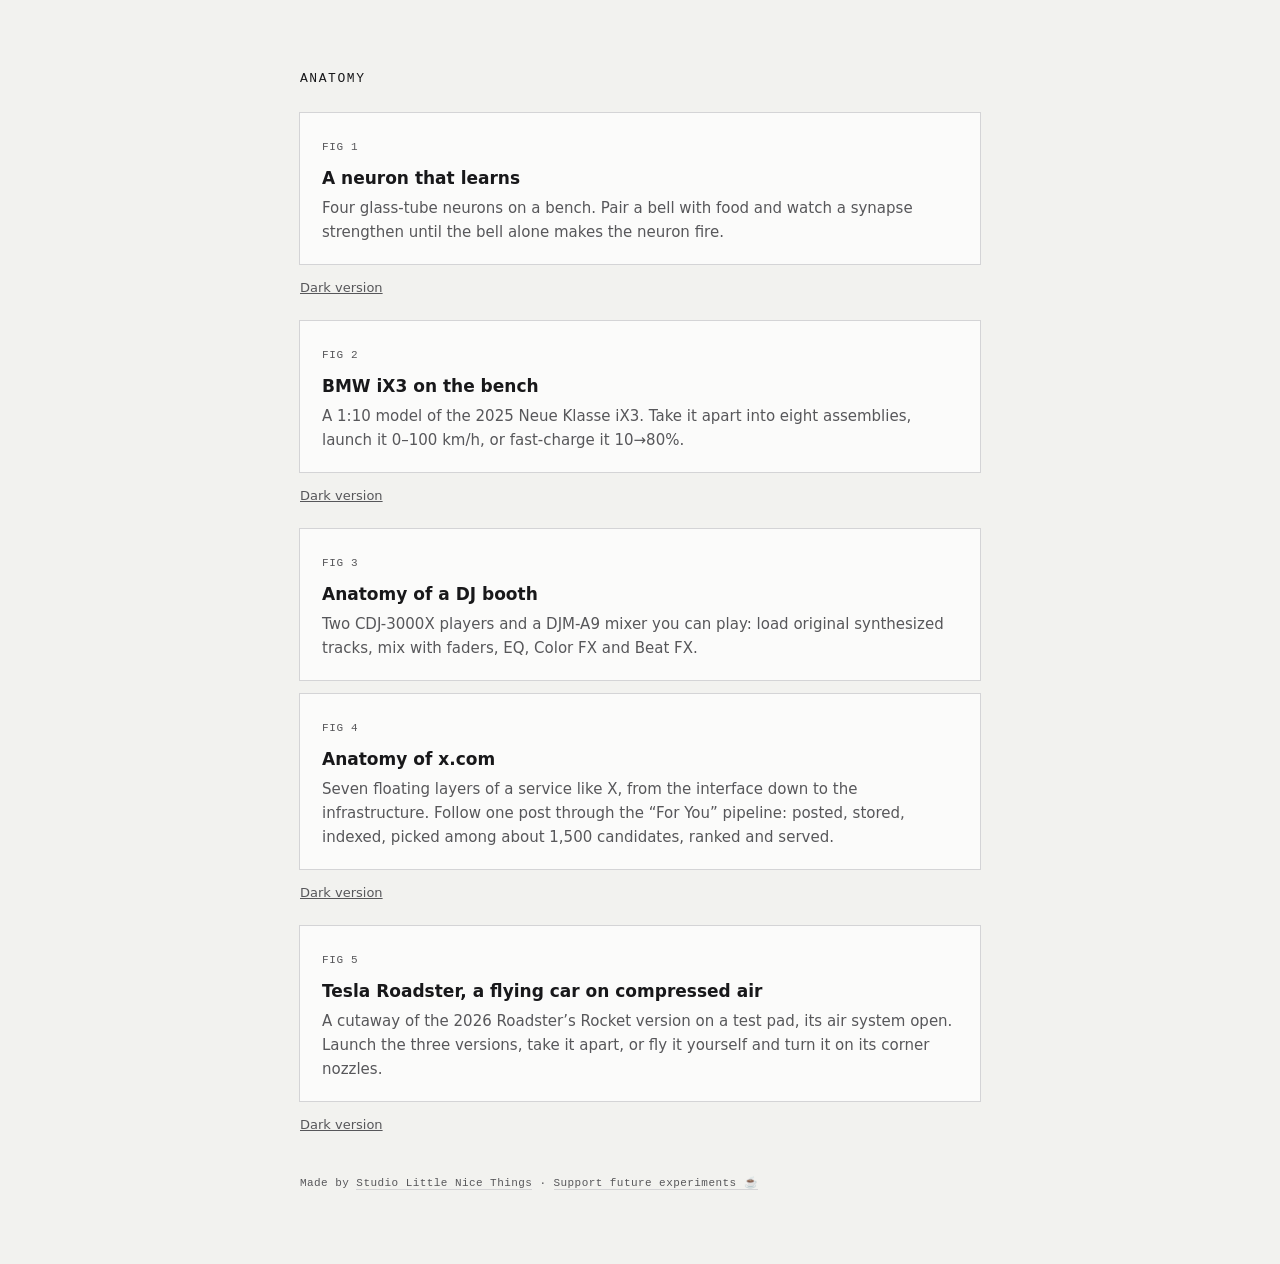
<file: site/index.html>
<!doctype html><html lang="en"><head><meta charset="utf-8"><meta name="viewport" content="width=device-width, initial-scale=1"><title>Anatomy</title>
<style>
:root{--page:#f2f2ef;--card:#fbfbfa;--text:#57575a;--strong:#18181a;--line:#d4d4d6}
@media (prefers-color-scheme:dark){:root{--page:#0b0b0b;--card:#131313;--text:#a3a3a3;--strong:#e6e6e6;--line:#2a2a2a}}
*{box-sizing:border-box}body{margin:0;background:var(--page);color:var(--text);font:15px/1.6 ui-sans-serif,system-ui,-apple-system,"Segoe UI",sans-serif}
main{width:min(680px,100% - 32px);margin:72px auto}
h1{color:var(--strong);font:500 13px/1 ui-monospace,"SF Mono",Menlo,monospace;letter-spacing:.12em;text-transform:uppercase;margin:0 0 28px}
a.card{display:block;background:var(--card);box-shadow:0 0 0 1px var(--line);padding:20px 22px;margin:0 0 14px;color:inherit;text-decoration:none}
a.card:hover{box-shadow:0 0 0 1px var(--text)}
.fig{font:11px/1 ui-monospace,"SF Mono",Menlo,monospace;letter-spacing:.06em}
h2{color:var(--strong);font-size:17px;font-weight:600;margin:8px 0 4px}
p{margin:0}.alt{font-size:13px;margin:8px 0 22px}.alt a{color:var(--text)}
.credit{margin-top:40px;font:11px/1.4 ui-monospace,"SF Mono",Menlo,monospace;letter-spacing:.04em}.credit a{color:var(--text);text-decoration:none;border-bottom:1px solid var(--line)}.credit a:hover{color:var(--strong)}</style></head><body><main>
<h1>Anatomy</h1>
<a class="card" href="/neuron"><span class="fig">FIG 1</span><h2>A neuron that learns</h2><p>Four glass-tube neurons on a bench. Pair a bell with food and watch a synapse strengthen until the bell alone makes the neuron fire.</p></a>
<p class="alt"><a href="/neuron-dark">Dark version</a></p>
<a class="card" href="/ix3"><span class="fig">FIG 2</span><h2>BMW iX3 on the bench</h2><p>A 1:10 model of the 2025 Neue Klasse iX3. Take it apart into eight assemblies, launch it 0–100 km/h, or fast-charge it 10→80%.</p></a>
<p class="alt"><a href="/ix3-dark">Dark version</a></p>
<a class="card" href="/dj-booth"><span class="fig">FIG 3</span><h2>Anatomy of a DJ booth</h2><p>Two CDJ-3000X players and a DJM-A9 mixer you can play: load original synthesized tracks, mix with faders, EQ, Color FX and Beat FX.</p></a>
<a class="card" href="/xcom"><span class="fig">FIG 4</span><h2>Anatomy of x.com</h2><p>Seven floating layers of a service like X, from the interface down to the infrastructure. Follow one post through the “For You” pipeline: posted, stored, indexed, picked among about 1,500 candidates, ranked and served.</p></a>
<p class="alt"><a href="/xcom-dark">Dark version</a></p>
<a class="card" href="/roadster"><span class="fig">FIG 5</span><h2>Tesla Roadster, a flying car on compressed air</h2><p>A cutaway of the 2026 Roadster’s Rocket version on a test pad, its air system open. Launch the three versions, take it apart, or fly it yourself and turn it on its corner nozzles.</p></a>
<p class="alt"><a href="/roadster-dark">Dark version</a></p>
<p class="credit">Made by <a href="https://www.littlenicethings.com/">Studio Little Nice Things</a> · <a href="https://buymeacoffee.com/littlenicethings">Support future experiments ☕️</a></p></main></body></html>
</file>
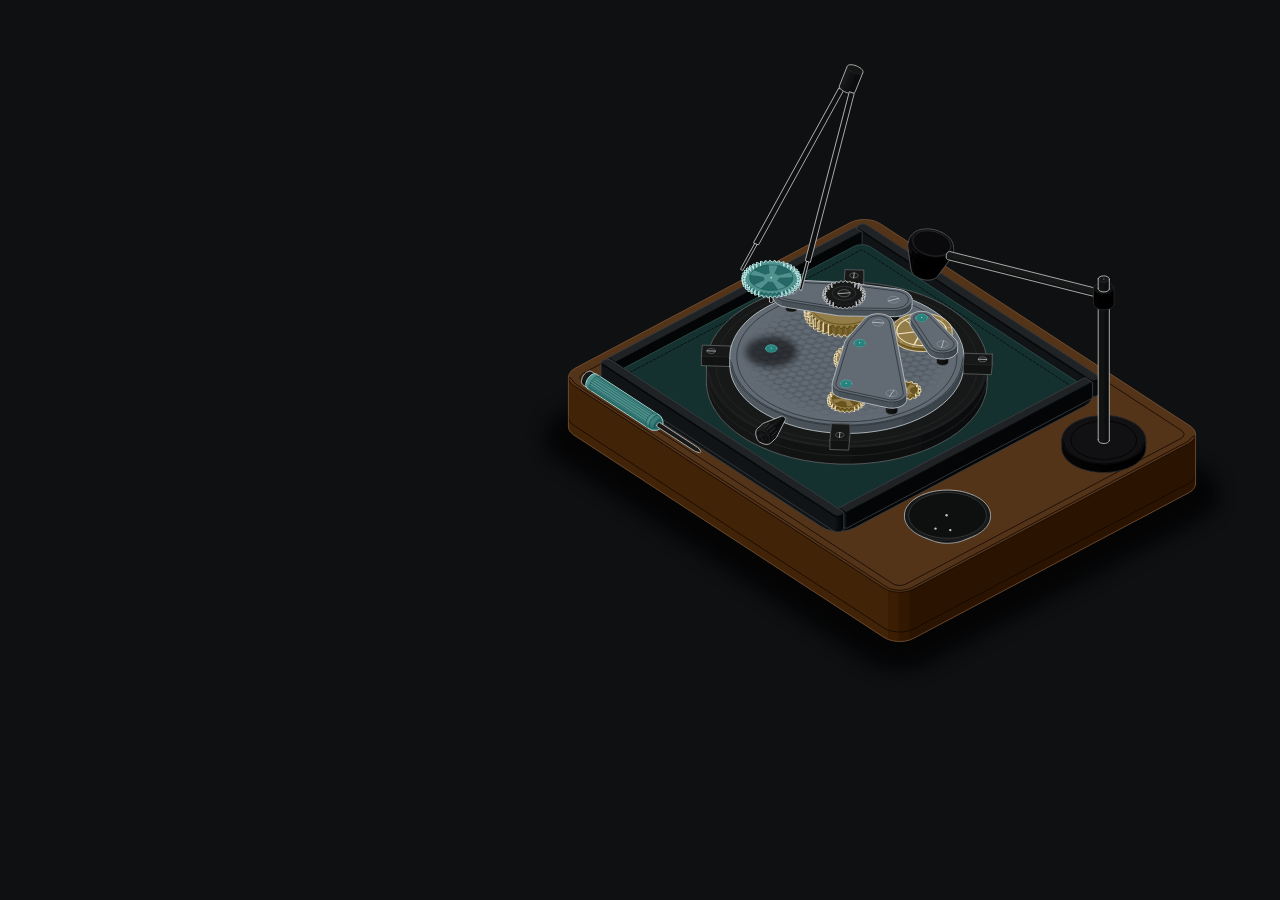
<file: lnt-hero/lnt-hero-dark.html>
<!doctype html><html lang="en"><head><meta charset="utf-8"><meta name="viewport" content="width=device-width, initial-scale=1"><title>lnt-hero-dark</title><style>*{box-sizing:border-box}html,body{margin:0;background:#0e1011}main{width:min(1200px,100% - 32px);margin:48px auto}.asset-stage.iso-plate{padding:0;box-shadow:none;background:#0e1011}.asset-stage svg{width:100%;height:auto;display:block}</style></head><body><main><div class="asset-stage iso-plate"><svg xmlns="http://www.w3.org/2000/svg" id="lnt-hero-dark" class="iso-svg iso" data-theme="dark" viewBox="0 0 1200 640" width="1200" height="640" role="img" aria-label="An isometric watchmaker's bench block in walnut with a dark felt tray. A watch movement sits open in its holder; a pair of tweezers lifts one mint-coloured wheel out of its jewel. A loupe on a stand leans over the swinging balance; a parts dish and a mint-handled screwdriver lie on the felt."><style><![CDATA[
.iso{
  --anatomy-page:#0b0b0b;--anatomy-card:#131313;--anatomy-text:#a3a3a3;--anatomy-strong:#e6e6e6;--anatomy-muted:#6e6e6e;
  --anatomy-paper:#131313;--anatomy-face:#1b1b1b;--anatomy-top:#1c1c1c;
  --anatomy-shade-0:#0f0f0f;--anatomy-shade-1:#121212;--anatomy-shade-2:#151515;--anatomy-shade-3:#181818;
  --anatomy-lit-top:#262626;--anatomy-lit-shade:#1d1d1d;
  --anatomy-hi:#d4d4d4;--anatomy-mid:#6a6a6a;--anatomy-lo:#3e3e3e;--anatomy-faint:#2a2a2a;--anatomy-lit:#ffffff;
  --anatomy-halo:#050505;--anatomy-halo-opacity:.9;--anatomy-dot:#e6e6e6;
  --anatomy-red:#ff6b6b;--anatomy-green:#6be0a0;--anatomy-blue:#6b9bff;
  --anatomy-weight:.6px;--anatomy-ease:cubic-bezier(.32,.72,0,1);
  --anatomy-mono:ui-monospace,"SF Mono",Menlo,Consolas,monospace;
  --anatomy-lift:inset 0 1px 0 0 #ffffff0a,inset 0 0 0 1px #ffffff06,0 0 0 1px #00000026,0 1px 1px -.5px #00000014,0 3px 3px -1.5px #00000014,0 6px 6px -3px #00000014,0 12px 12px -6px #00000014;
}
.iso[data-theme="light"]{
  --anatomy-page:#f2f2ef;--anatomy-card:#fbfbfa;--anatomy-text:#57575a;--anatomy-strong:#18181a;--anatomy-muted:#8c8c90;
  --anatomy-paper:#fbfbfa;--anatomy-face:#ffffff;--anatomy-top:#ffffff;
  --anatomy-shade-0:#dcdcd9;--anatomy-shade-1:#e5e5e2;--anatomy-shade-2:#ededea;--anatomy-shade-3:#f4f4f1;
  --anatomy-lit-top:#ffffff;--anatomy-lit-shade:#eeeeeb;
  --anatomy-hi:#26262a;--anatomy-mid:#8a8a8f;--anatomy-lo:#b4b4b8;--anatomy-faint:#d4d4d6;--anatomy-lit:#000000;
  --anatomy-halo:#8a8a80;--anatomy-halo-opacity:.32;--anatomy-dot:#3a3a3e;
  --anatomy-red:#e5484d;--anatomy-green:#30a46c;--anatomy-blue:#3e63dd;
  --anatomy-lift:inset 0 1px 0 0 #ffffff,0 0 0 1px #0000000f,0 1px 1px -.5px #0000000a,0 3px 3px -1.5px #0000000a,0 6px 6px -3px #0000000a,0 12px 12px -6px #0000000a;
}
.iso-svg{display:block;width:100%;height:auto;overflow:visible}
.iso-svg path,.iso-svg circle{vector-effect:non-scaling-stroke}
.iso-fill{fill:var(--anatomy-paper);stroke:none}
.iso-solid[data-lit]>.iso-fill{fill:var(--anatomy-face)}
.iso-shade,.iso-top{stroke:none}
.iso-shade[data-shade="0"]{fill:var(--anatomy-shade-0)}
.iso-shade[data-shade="1"]{fill:var(--anatomy-shade-1)}
.iso-shade[data-shade="2"]{fill:var(--anatomy-shade-2)}
.iso-shade[data-shade="3"]{fill:var(--anatomy-shade-3)}
.iso-top{fill:var(--anatomy-top)}
.iso-solid[data-lit]>.iso-top{fill:var(--anatomy-lit-top)}
.iso-solid[data-lit]>.iso-shade{fill:var(--anatomy-lit-shade)}
.iso-solid[data-seamless]>.iso-shade,.iso-solid[data-seamless]>.iso-top{stroke-width:.4;stroke-linejoin:round}
.iso-solid[data-seamless]>.iso-shade[data-shade="0"]{stroke:var(--anatomy-shade-0)}
.iso-solid[data-seamless]>.iso-shade[data-shade="1"]{stroke:var(--anatomy-shade-1)}
.iso-solid[data-seamless]>.iso-shade[data-shade="2"]{stroke:var(--anatomy-shade-2)}
.iso-solid[data-seamless]>.iso-shade[data-shade="3"]{stroke:var(--anatomy-shade-3)}
.iso-solid[data-seamless]>.iso-top{stroke:var(--anatomy-top)}
.iso-solid[data-seamless][data-lit]>.iso-top{stroke:var(--anatomy-lit-top)}
.iso-solid[data-seamless][data-lit]>.iso-shade{stroke:var(--anatomy-lit-shade)}
.iso-solid[data-lit]>.iso-edge{stroke:var(--anatomy-lit)}
.iso-halo{fill:var(--anatomy-halo);stroke:none;filter:blur(9px);opacity:var(--anatomy-halo-opacity);transform:translateY(3px)}
.iso-line{fill:none;stroke:var(--anatomy-lo);stroke-width:var(--anatomy-weight);stroke-linecap:round;stroke-linejoin:round}
.iso-line[data-tone="hi"]{stroke:var(--anatomy-hi)}
.iso-line[data-tone="mid"]{stroke:var(--anatomy-mid)}
.iso-line[data-tone="lo"]{stroke:var(--anatomy-lo)}
.iso-line[data-tone="faint"]{stroke:var(--anatomy-faint)}
.iso-line[data-tone="lit"]{stroke:var(--anatomy-lit)}
.iso-line[data-tone="red"]{stroke:var(--anatomy-red)}
.iso-line[data-tone="green"]{stroke:var(--anatomy-green)}
.iso-line[data-tone="blue"]{stroke:var(--anatomy-blue)}
.iso-line[data-dotted]{stroke-dasharray:.01 3.5;stroke-width:1}
.iso-line[data-dashed]{stroke-dasharray:3 3}
.iso-line[data-flow]{stroke-dasharray:2 6}
.iso-wire-end{fill:var(--anatomy-paper);stroke:var(--anatomy-lo);stroke-width:var(--anatomy-weight)}
.iso-wire[data-tone="hi"] .iso-wire-end{stroke:var(--anatomy-hi)}
.iso-wire[data-tone="mid"] .iso-wire-end{stroke:var(--anatomy-mid)}
.iso-wire[data-tone="faint"] .iso-wire-end{stroke:var(--anatomy-faint)}
.iso-wire[data-tone="lit"] .iso-wire-end{stroke:var(--anatomy-lit)}
.iso-dots circle{fill:var(--anatomy-dot);stroke:none;opacity:.32}
.iso-dots[data-tone="hi"] circle{opacity:.85}
.iso-dots[data-tone="mid"] circle{opacity:.45}
.iso-dots[data-tone="lo"] circle{opacity:.22}
.iso-dots[data-tone="faint"] circle{opacity:.12}
.iso-face-text{fill:var(--anatomy-mid);font-family:var(--anatomy-mono);letter-spacing:.04em}
.iso-face-text[data-tone="hi"]{fill:var(--anatomy-hi)}
.iso-face-text[data-tone="lo"]{fill:var(--anatomy-lo)}
.iso-face-text[data-tone="faint"]{fill:var(--anatomy-faint)}
.tb-body{fill:var(--anatomy-shade-2);stroke:none}
.tb-shine{fill:var(--anatomy-top);stroke:none}
.tb-shade{fill:var(--anatomy-shade-0);stroke:none}
.tb-ring{fill:none;stroke:var(--anatomy-lo);stroke-width:.45;stroke-linecap:butt;stroke-linejoin:round}
.tb-ring[data-tone="mid"]{stroke:var(--anatomy-mid)}
.tb-ring[data-tone="faint"]{stroke:var(--anatomy-faint)}
.tb-ring[data-tone="hi"]{stroke:var(--anatomy-hi)}
@keyframes iso-flow{to{stroke-dashoffset:-32}}
@keyframes iso-pulse{0%,100%{opacity:.18}12%{opacity:1}40%{opacity:.18}}
.iso-line[data-flow]{animation:iso-flow 1600ms linear infinite}
.iso-dots circle[data-pulse]{animation:iso-pulse 1600ms steps(1,end) infinite;animation-delay:var(--pulse-at,0ms)}
.iso-figure{margin:32px 0 36px}
.iso-plate{position:relative;padding:52px 24px;border-radius:0;background:var(--anatomy-card);box-shadow:0 0 0 1px var(--anatomy-mid);--anatomy-paper:var(--anatomy-card)}
.iso-plate-corners{position:absolute;inset:18px 20px;pointer-events:none}
.iso-plate-corner{position:absolute;color:var(--anatomy-muted);font-family:var(--anatomy-mono);font-size:10.5px;line-height:1;letter-spacing:.04em;white-space:nowrap}
.iso-plate-corner[data-corner="fig"]{top:0;left:0;color:var(--anatomy-text)}
.iso-plate-corner[data-corner="title"]{top:0;right:0;text-transform:uppercase;letter-spacing:.1em}
.iso-plate-corner[data-corner="hint"]{bottom:0;left:0;text-transform:uppercase;letter-spacing:.1em}
.iso-plate-corner[data-corner="readout"]{right:0;bottom:0;color:var(--anatomy-text);font-variant-numeric:tabular-nums}
.iso-plate .iso-svg{margin:0 auto}
.iso-legend{display:grid;gap:8px;margin-top:12px;color:var(--anatomy-muted);font-size:13px;line-height:1.55}
.iso-keys{display:flex;flex-wrap:wrap;gap:6px 18px}
.iso-key{display:inline-flex;align-items:center;gap:7px}
.iso-swatch{width:16px;height:10px;flex:none;overflow:visible}
.iso-swatch path{fill:none;stroke:var(--anatomy-hi);stroke-width:1;vector-effect:non-scaling-stroke;stroke-linejoin:round;stroke-linecap:round}
.iso-swatch[data-mark="raised"] path,.iso-swatch[data-mark="flat"] path{stroke:var(--anatomy-mid)}
.iso-swatch[data-mark="lit"] path{stroke:var(--anatomy-lit)}
.iso-swatch[data-mark="dim"] path{stroke:var(--anatomy-lo)}
.iso-swatch[data-mark="dotted"] path{stroke-dasharray:.01 3;stroke-width:1.4}
.iso-swatch[data-mark="dashed"] path{stroke-dasharray:3 2.5}
.iso-swatch[data-mark="red"] path{stroke:var(--anatomy-red)}
.iso-swatch[data-mark="green"] path{stroke:var(--anatomy-green)}
.iso-swatch[data-mark="blue"] path{stroke:var(--anatomy-blue)}
.iso-swatch-crease{stroke:var(--anatomy-lo)!important}
@media (max-width:560px){.iso-plate{padding:48px 12px 70px}.iso-plate-corner[data-corner="hint"]{bottom:18px}}
@media (prefers-reduced-motion:reduce){.iso-line[data-flow],.iso-dots circle[data-pulse]{animation:none}}

#lnt-hero-dark.iso{--anatomy-paper:#0e1011;--anatomy-face:#161818;--anatomy-top:#171919;--anatomy-shade-0:#0b0c0d;--anatomy-shade-1:#0e0f0f;--anatomy-shade-2:#111212;--anatomy-shade-3:#141515;--anatomy-lit-top:#212323;--anatomy-lit-shade:#181a1a;--anatomy-hi:#cecfd0;--anatomy-mid:#646667;--anatomy-lo:#393a3b;--anatomy-faint:#252627;--anatomy-halo:#030304;--anatomy-dot:#dfe1e2;--anatomy-card:#0e1011;--anatomy-page:#0e1011}
#lnt-hero-dark.iso{--anatomy-weight:0.8px}
#lnt-hero-dark .ac-brand{--anatomy-paper:#367673;--anatomy-face:#4b8b88;--anatomy-top:#51918e;--anatomy-shade-0:#266865;--anatomy-shade-1:#2e6f6c;--anatomy-shade-2:#367673;--anatomy-shade-3:#3d7e7b;--anatomy-lit-top:#64a4a0;--anatomy-lit-shade:#458582;--anatomy-hi:#ccf2ef;--anatomy-mid:#76b7b3;--anatomy-lo:#1f625f;--anatomy-faint:#0a5451;--anatomy-lit:#e2fbf9;--anatomy-dot:#ccf2ef}
#lnt-hero-dark .ac-jewel{--anatomy-paper:#0f6662;--anatomy-face:#217c77;--anatomy-top:#29827d;--anatomy-shade-0:#055753;--anatomy-shade-1:#125e5a;--anatomy-shade-2:#0f6662;--anatomy-shade-3:#086e6a;--anatomy-lit-top:#3e948e;--anatomy-lit-shade:#187671;--anatomy-hi:#b1e0dc;--anatomy-mid:#52a7a1;--anatomy-lo:#0a514d;--anatomy-faint:#00423f;--anatomy-lit:#d1f0ed;--anatomy-dot:#b1e0dc}
#lnt-hero-dark .ac-felt{--anatomy-paper:#001b1a;--anatomy-face:#102c2a;--anatomy-top:#15312f;--anatomy-shade-0:#000f0e;--anatomy-shade-1:#011513;--anatomy-shade-2:#001b1a;--anatomy-shade-3:#04211f;--anatomy-lit-top:#25413f;--anatomy-lit-shade:#0a2725;--anatomy-hi:#768886;--anatomy-mid:#34514f;--anatomy-lo:#000a09;--anatomy-faint:#000202;--anatomy-lit:#8d9897;--anatomy-dot:#768886}
#lnt-hero-dark .ac-tray{--anatomy-paper:#0c0e11;--anatomy-face:#1b1e21;--anatomy-top:#202325;--anatomy-shade-0:#030507;--anatomy-shade-1:#07090b;--anatomy-shade-2:#0c0e11;--anatomy-shade-3:#111416;--anatomy-lit-top:#2e3134;--anatomy-lit-shade:#16191c;--anatomy-hi:#76787a;--anatomy-mid:#3e4144;--anatomy-lo:#020304;--anatomy-faint:#000001;--anatomy-lit:#898a8b;--anatomy-dot:#76787a}
#lnt-hero-dark .ac-wood{--anatomy-paper:#3a1d02;--anatomy-face:#4e2f14;--anatomy-top:#533419;--anatomy-shade-0:#2a1300;--anatomy-shade-1:#321801;--anatomy-shade-2:#3a1d02;--anatomy-shade-3:#412307;--anatomy-lit-top:#644429;--anatomy-lit-shade:#482a0e;--anatomy-hi:#a99281;--anatomy-mid:#765439;--anatomy-lo:#231001;--anatomy-faint:#140700;--anatomy-lit:#b6a69b;--anatomy-dot:#a99281}
#lnt-hero-dark .ac-brass{--anatomy-paper:#77622d;--anatomy-face:#8c7642;--anatomy-top:#927c48;--anatomy-shade-0:#69541e;--anatomy-shade-1:#705b26;--anatomy-shade-2:#77622d;--anatomy-shade-3:#7e6935;--anatomy-lit-top:#a48e59;--anatomy-lit-shade:#86703c;--anatomy-hi:#f0e2c1;--anatomy-mid:#b7a16b;--anatomy-lo:#634e18;--anatomy-faint:#554005;--anatomy-lit:#fef4df;--anatomy-dot:#f0e2c1}
#lnt-hero-dark .ac-steel{--anatomy-paper:#495159;--anatomy-face:#5c656d;--anatomy-top:#626a73;--anatomy-shade-0:#3c444c;--anatomy-shade-1:#424a52;--anatomy-shade-2:#495159;--anatomy-shade-3:#505860;--anatomy-lit-top:#737c85;--anatomy-lit-shade:#575f67;--anatomy-hi:#c6ccd1;--anatomy-mid:#858e97;--anatomy-lo:#373e46;--anatomy-faint:#2a3239;--anatomy-lit:#dbdfe3;--anatomy-dot:#c6ccd1}
#lnt-hero-dark .ac-ebony{--anatomy-paper:#020203;--anatomy-face:#0d0d0f;--anatomy-top:#111114;--anatomy-shade-0:#000000;--anatomy-shade-1:#010101;--anatomy-shade-2:#020203;--anatomy-shade-3:#050506;--anatomy-lit-top:#1f1f21;--anatomy-lit-shade:#09090b;--anatomy-hi:#636365;--anatomy-mid:#2d2d30;--anatomy-lo:#000000;--anatomy-faint:#000000;--anatomy-lit:#747475;--anatomy-dot:#636365}

@keyframes am-float{0%,100%{transform:translate(0,0)}50%{transform:translate(var(--am-dx,0),var(--am-dy,0))}}
@keyframes am-pulse{0%,100%{opacity:var(--am-min,.35)}50%{opacity:1}}
@keyframes am-blink{0%,100%{opacity:var(--am-min,.15)}8%,30%{opacity:1}}
@keyframes am-shadow{0%,100%{opacity:1}50%{opacity:var(--am-min,.6)}}
.am-float{animation:am-float var(--am-period,6s) cubic-bezier(.45,0,.55,1) var(--am-delay,0s) infinite}
.am-pulse{animation:am-pulse var(--am-period,3.2s) cubic-bezier(.45,0,.55,1) var(--am-delay,0s) infinite}
.am-blink{animation:am-blink var(--am-period,2.4s) linear var(--am-delay,0s) infinite}
.am-shadow{animation:am-shadow var(--am-period,6s) cubic-bezier(.45,0,.55,1) var(--am-delay,0s) infinite}
@keyframes am-spin{to{transform:rotate(360deg)}}
.am-spin{transform-box:view-box;transform-origin:0 0;animation:am-spin var(--am-period,1.6s) linear var(--am-delay,0s) infinite var(--am-dir,normal)}
@keyframes am-swing{0%,100%{transform:rotate(var(--am-a0,-10deg))}50%{transform:rotate(var(--am-a1,10deg))}}
.am-swing{transform-box:view-box;transform-origin:0 0;animation:am-swing var(--am-period,3s) cubic-bezier(.45,0,.55,1) var(--am-delay,0s) infinite}
@keyframes am-press-k{0%,8%{transform:translate(0,0)}12%,20%{transform:translate(var(--am-dx,0),var(--am-dy,0))}28%,100%{transform:translate(0,0)}}
.am-press{animation:am-press-k var(--am-period,2.4s) cubic-bezier(.3,0,.3,1) var(--am-delay,0s) infinite}
@keyframes am-draw{0%{stroke-dashoffset:1;opacity:1}45%,88%{stroke-dashoffset:0;opacity:1}100%{stroke-dashoffset:0;opacity:0}}
.am-draw{stroke-dasharray:1;stroke-dashoffset:1;animation:am-draw var(--am-period,6s) cubic-bezier(.4,0,.2,1) var(--am-delay,0s) infinite}
@keyframes am-loop{from{transform:translate(0,0)}to{transform:translate(var(--am-dx,0),var(--am-dy,0))}}
.am-loop{animation:am-loop var(--am-period,3s) linear var(--am-delay,0s) infinite}
@media (prefers-reduced-motion:reduce){.am-float,.am-pulse,.am-blink,.am-shadow,.am-spin,.am-swing,.am-press,.am-loop{animation:none}.am-draw{animation:none;stroke-dashoffset:0}.am-flip{animation:none!important}.am-flip-rest{visibility:visible!important}}


.lnt-window{fill:var(--anatomy-shade-0);stroke:var(--anatomy-lo);stroke-width:var(--anatomy-weight)}
.lnt-arm{fill:none;stroke:var(--anatomy-hi);stroke-width:1.1;stroke-linecap:round;vector-effect:non-scaling-stroke}
.lnt-hub{fill:var(--anatomy-hi)}
.lnt-timing{fill:var(--anatomy-mid)}
.lnt-glass{fill:var(--anatomy-shade-3);fill-opacity:.55}
.lnt-dishin{fill:var(--anatomy-shade-1)}
.lnt-stitch{stroke-dasharray:2.4 2}
.lnt-lifthalo{filter:blur(3px);opacity:.55}
]]></style><g data-art=""><path class="iso-halo" d="M505 381L506.3 376L509.2 371.1L513.7 366.7L519.6 363L794.6 217.4L801.6 214.4L809.5 212.2L818 211L826.7 210.8L835.3 211.5L843.5 213.3L851 215.9L857.4 219.4L1167.7 421.9L1172.8 426L1176.5 430.7L1178.6 435.7L1179 440.8L1179 448.4L1177.7 453.4L1174.8 458.2L1170.3 462.6L1164.4 466.4L889.4 611.9L882.4 615L874.5 617.2L866 618.4L857.3 618.6L848.7 617.9L840.5 616.1L833 613.5L826.6 610L516.3 407.5L511.2 403.3L507.5 398.7L505.4 393.7L505 388.6Z"/><g class="ac-ebony"><g class="iso-solid"><path class="iso-fill" d="M801.1 267.4L801.3 264.7L802.6 262L804.9 259.6L808 257.5L811.8 255.9L816.2 254.8L820.8 254.3L825.6 254.5L830.1 255.2L834.2 256.6L837.8 258.4L840.5 260.7L842.3 263.2L843.1 266L843.1 269L842.9 271.8L841.6 274.4L839.3 276.9L836.2 278.9L832.4 280.5L828 281.6L823.4 282.1L818.6 281.9L814.1 281.2L810 279.9L806.4 278L803.7 275.8L801.9 273.2L801.1 270.5Z"/><path class="iso-shade" data-shade="0" d="M836.2 278.9L832.4 280.5L832.4 277.5L836.2 275.9ZM843.1 269L842.9 271.8L842.9 268.7L843.1 266ZM842.9 271.8L841.6 274.4L841.6 271.4L842.9 268.7ZM841.6 274.4L839.3 276.9L839.3 273.8L841.6 271.4ZM839.3 276.9L836.2 278.9L836.2 275.9L839.3 273.8Z"/><path class="iso-shade" data-shade="1" d="M832.4 280.5L828 281.6L828 278.6L832.4 277.5ZM828 281.6L823.4 282.1L823.4 279.1L828 278.6Z"/><path class="iso-shade" data-shade="2" d="M823.4 282.1L818.6 281.9L818.6 278.9L823.4 279.1ZM818.6 281.9L814.1 281.2L814.1 278.2L818.6 278.9ZM814.1 281.2L810 279.9L810 276.8L814.1 278.2Z"/><path class="iso-shade" data-shade="3" d="M810 279.9L806.4 278L806.4 275L810 276.8ZM806.4 278L803.7 275.8L803.7 272.7L806.4 275ZM803.7 275.8L801.9 273.2L801.9 270.2L803.7 272.7ZM801.9 273.2L801.1 270.5L801.1 267.4L801.9 270.2Z"/><path class="iso-top" d="M836.2 275.9L832.4 277.5L828 278.6L823.4 279.1L818.6 278.9L814.1 278.2L810 276.8L806.4 275L803.7 272.7L801.9 270.2L801.1 267.4L801.3 264.7L802.6 262L804.9 259.6L808 257.5L811.8 255.9L816.2 254.8L820.8 254.3L825.6 254.5L830.1 255.2L834.2 256.6L837.8 258.4L840.5 260.7L842.3 263.2L843.1 266L842.9 268.7L841.6 271.4L839.3 273.8Z"/><path class="iso-line iso-crease" data-tone="faint" d="M843.1 266L842.9 268.7L841.6 271.4L839.3 273.8L836.2 275.9L832.4 277.5L828 278.6L823.4 279.1L818.6 278.9L814.1 278.2L810 276.8L806.4 275L803.7 272.7L801.9 270.2L801.1 267.4"/><path class="iso-line iso-edge" data-tone="lo" d="M801.1 267.4L801.3 264.7L802.6 262L804.9 259.6L808 257.5L811.8 255.9L816.2 254.8L820.8 254.3L825.6 254.5L830.1 255.2L834.2 256.6L837.8 258.4L840.5 260.7L842.3 263.2L843.1 266M843.1 269L842.9 271.8L841.6 274.4L839.3 276.9L836.2 278.9L832.4 280.5L828 281.6L823.4 282.1L818.6 281.9L814.1 281.2L810 279.9L806.4 278L803.7 275.8L801.9 273.2L801.1 270.5M801.1 267.4L801.1 270.5M843.1 266L843.1 269"/></g></g><g class="ac-ebony"><g class="iso-solid"><path class="iso-fill" d="M805.7 258.9L805.9 256.8L806.9 254.7L808.7 252.8L811.1 251.2L814.1 249.9L817.5 249.1L821.1 248.7L824.8 248.9L828.3 249.4L831.5 250.5L834.3 251.9L836.4 253.7L837.8 255.7L838.5 257.8L838.5 266.1L838.3 268.3L837.3 270.3L835.5 272.2L833.1 273.9L830.1 275.1L826.7 275.9L823.1 276.3L819.4 276.2L815.9 275.6L812.7 274.6L809.9 273.1L807.8 271.4L806.4 269.4L805.7 267.3Z"/><path class="iso-shade" data-shade="0" d="M833.1 273.9L830.1 275.1L830.1 266.8L833.1 265.5ZM838.5 266.1L838.3 268.3L838.3 259.9L838.5 257.8ZM838.3 268.3L837.3 270.3L837.3 262L838.3 259.9ZM837.3 270.3L835.5 272.2L835.5 263.9L837.3 262ZM835.5 272.2L833.1 273.9L833.1 265.5L835.5 263.9Z"/><path class="iso-shade" data-shade="1" d="M830.1 275.1L826.7 275.9L826.7 267.6L830.1 266.8ZM826.7 275.9L823.1 276.3L823.1 268L826.7 267.6Z"/><path class="iso-shade" data-shade="2" d="M823.1 276.3L819.4 276.2L819.4 267.9L823.1 268ZM819.4 276.2L815.9 275.6L815.9 267.3L819.4 267.9ZM815.9 275.6L812.7 274.6L812.7 266.2L815.9 267.3Z"/><path class="iso-shade" data-shade="3" d="M812.7 274.6L809.9 273.1L809.9 264.8L812.7 266.2ZM809.9 273.1L807.8 271.4L807.8 263.1L809.9 264.8ZM807.8 271.4L806.4 269.4L806.4 261.1L807.8 263.1ZM806.4 269.4L805.7 267.3L805.7 258.9L806.4 261.1Z"/><path class="iso-top" d="M833.1 265.5L830.1 266.8L826.7 267.6L823.1 268L819.4 267.9L815.9 267.3L812.7 266.2L809.9 264.8L807.8 263.1L806.4 261.1L805.7 258.9L805.9 256.8L806.9 254.7L808.7 252.8L811.1 251.2L814.1 249.9L817.5 249.1L821.1 248.7L824.8 248.9L828.3 249.4L831.5 250.5L834.3 251.9L836.4 253.7L837.8 255.7L838.5 257.8L838.3 259.9L837.3 262L835.5 263.9Z"/><path class="iso-line iso-crease" data-tone="faint" d="M838.5 257.8L838.3 259.9L837.3 262L835.5 263.9L833.1 265.5L830.1 266.8L826.7 267.6L823.1 268L819.4 267.9L815.9 267.3L812.7 266.2L809.9 264.8L807.8 263.1L806.4 261.1L805.7 258.9"/><path class="iso-line iso-edge" data-tone="mid" d="M805.7 258.9L805.9 256.8L806.9 254.7L808.7 252.8L811.1 251.2L814.1 249.9L817.5 249.1L821.1 248.7L824.8 248.9L828.3 249.4L831.5 250.5L834.3 251.9L836.4 253.7L837.8 255.7L838.5 257.8M838.5 266.1L838.3 268.3L837.3 270.3L835.5 272.2L833.1 273.9L830.1 275.1L826.7 275.9L823.1 276.3L819.4 276.2L815.9 275.6L812.7 274.6L809.9 273.1L807.8 271.4L806.4 269.4L805.7 267.3M805.7 258.9L805.7 267.3M838.5 257.8L838.5 266.1"/></g></g><g class="ac-ebony"><g class="iso-solid"><path class="iso-fill" d="M571.4 389L571.6 386.2L572.9 383.6L575.2 381.1L578.3 379.1L582.1 377.4L586.5 376.4L591.1 375.9L595.8 376L600.4 376.8L604.5 378.1L608.1 380L610.8 382.2L612.6 384.8L613.4 387.5L613.4 390.6L613.2 393.3L611.9 396L609.6 398.4L606.5 400.5L602.7 402.1L598.3 403.2L593.7 403.7L588.9 403.5L584.4 402.8L580.3 401.4L576.7 399.6L574 397.3L572.2 394.8L571.4 392Z"/><path class="iso-shade" data-shade="0" d="M606.5 400.5L602.7 402.1L602.7 399.1L606.5 397.5ZM613.4 390.6L613.2 393.3L613.2 390.3L613.4 387.5ZM613.2 393.3L611.9 396L611.9 393L613.2 390.3ZM611.9 396L609.6 398.4L609.6 395.4L611.9 393ZM609.6 398.4L606.5 400.5L606.5 397.5L609.6 395.4Z"/><path class="iso-shade" data-shade="1" d="M602.7 402.1L598.3 403.2L598.3 400.2L602.7 399.1ZM598.3 403.2L593.7 403.7L593.7 400.6L598.3 400.2Z"/><path class="iso-shade" data-shade="2" d="M593.7 403.7L588.9 403.5L588.9 400.5L593.7 400.6ZM588.9 403.5L584.4 402.8L584.4 399.7L588.9 400.5ZM584.4 402.8L580.3 401.4L580.3 398.4L584.4 399.7Z"/><path class="iso-shade" data-shade="3" d="M580.3 401.4L576.7 399.6L576.7 396.6L580.3 398.4ZM576.7 399.6L574 397.3L574 394.3L576.7 396.6ZM574 397.3L572.2 394.8L572.2 391.7L574 394.3ZM572.2 394.8L571.4 392L571.4 389L572.2 391.7Z"/><path class="iso-top" d="M606.5 397.5L602.7 399.1L598.3 400.2L593.7 400.6L588.9 400.5L584.4 399.7L580.3 398.4L576.7 396.6L574 394.3L572.2 391.7L571.4 389L571.6 386.2L572.9 383.6L575.2 381.1L578.3 379.1L582.1 377.4L586.5 376.4L591.1 375.9L595.8 376L600.4 376.8L604.5 378.1L608.1 380L610.8 382.2L612.6 384.8L613.4 387.5L613.2 390.3L611.9 393L609.6 395.4Z"/><path class="iso-line iso-crease" data-tone="faint" d="M613.4 387.5L613.2 390.3L611.9 393L609.6 395.4L606.5 397.5L602.7 399.1L598.3 400.2L593.7 400.6L588.9 400.5L584.4 399.7L580.3 398.4L576.7 396.6L574 394.3L572.2 391.7L571.4 389"/><path class="iso-line iso-edge" data-tone="lo" d="M571.4 389L571.6 386.2L572.9 383.6L575.2 381.1L578.3 379.1L582.1 377.4L586.5 376.4L591.1 375.9L595.8 376L600.4 376.8L604.5 378.1L608.1 380L610.8 382.2L612.6 384.8L613.4 387.5M613.4 390.6L613.2 393.3L611.9 396L609.6 398.4L606.5 400.5L602.7 402.1L598.3 403.2L593.7 403.7L588.9 403.5L584.4 402.8L580.3 401.4L576.7 399.6L574 397.3L572.2 394.8L571.4 392M571.4 389L571.4 392M613.4 387.5L613.4 390.6"/></g></g><g class="ac-ebony"><g class="iso-solid"><path class="iso-fill" d="M576 380.5L576.2 378.4L577.2 376.3L579 374.4L581.4 372.8L584.4 371.5L587.8 370.7L591.4 370.3L595.1 370.4L598.6 371L601.8 372.1L604.6 373.5L606.7 375.2L608.1 377.2L608.8 379.4L608.8 387.7L608.6 389.8L607.6 391.9L605.8 393.8L603.4 395.4L600.4 396.7L597 397.5L593.4 397.9L589.7 397.8L586.2 397.2L583 396.1L580.2 394.7L578.1 393L576.7 391L576 388.8Z"/><path class="iso-shade" data-shade="0" d="M603.4 395.4L600.4 396.7L600.4 388.3L603.4 387.1ZM608.8 387.7L608.6 389.8L608.6 381.5L608.8 379.4ZM608.6 389.8L607.6 391.9L607.6 383.6L608.6 381.5ZM607.6 391.9L605.8 393.8L605.8 385.5L607.6 383.6ZM605.8 393.8L603.4 395.4L603.4 387.1L605.8 385.5Z"/><path class="iso-shade" data-shade="1" d="M600.4 396.7L597 397.5L597 389.2L600.4 388.3ZM597 397.5L593.4 397.9L593.4 389.6L597 389.2Z"/><path class="iso-shade" data-shade="2" d="M593.4 397.9L589.7 397.8L589.7 389.4L593.4 389.6ZM589.7 397.8L586.2 397.2L586.2 388.8L589.7 389.4ZM586.2 397.2L583 396.1L583 387.8L586.2 388.8Z"/><path class="iso-shade" data-shade="3" d="M583 396.1L580.2 394.7L580.2 386.4L583 387.8ZM580.2 394.7L578.1 393L578.1 384.6L580.2 386.4ZM578.1 393L576.7 391L576.7 382.6L578.1 384.6ZM576.7 391L576 388.8L576 380.5L576.7 382.6Z"/><path class="iso-top" d="M603.4 387.1L600.4 388.3L597 389.2L593.4 389.6L589.7 389.4L586.2 388.8L583 387.8L580.2 386.4L578.1 384.6L576.7 382.6L576 380.5L576.2 378.4L577.2 376.3L579 374.4L581.4 372.8L584.4 371.5L587.8 370.7L591.4 370.3L595.1 370.4L598.6 371L601.8 372.1L604.6 373.5L606.7 375.2L608.1 377.2L608.8 379.4L608.6 381.5L607.6 383.6L605.8 385.5Z"/><path class="iso-line iso-crease" data-tone="faint" d="M608.8 379.4L608.6 381.5L607.6 383.6L605.8 385.5L603.4 387.1L600.4 388.3L597 389.2L593.4 389.6L589.7 389.4L586.2 388.8L583 387.8L580.2 386.4L578.1 384.6L576.7 382.6L576 380.5"/><path class="iso-line iso-edge" data-tone="mid" d="M576 380.5L576.2 378.4L577.2 376.3L579 374.4L581.4 372.8L584.4 371.5L587.8 370.7L591.4 370.3L595.1 370.4L598.6 371L601.8 372.1L604.6 373.5L606.7 375.2L608.1 377.2L608.8 379.4M608.8 387.7L608.6 389.8L607.6 391.9L605.8 393.8L603.4 395.4L600.4 396.7L597 397.5L593.4 397.9L589.7 397.8L586.2 397.2L583 396.1L580.2 394.7L578.1 393L576.7 391L576 388.8M576 380.5L576 388.8M608.8 379.4L608.8 387.7"/></g></g><g class="ac-ebony"><g class="iso-solid"><path class="iso-fill" d="M1070.6 443.4L1070.8 440.6L1072.1 437.9L1074.4 435.5L1077.5 433.4L1081.3 431.8L1085.7 430.7L1090.3 430.3L1095.1 430.4L1099.6 431.2L1103.7 432.5L1107.3 434.3L1110 436.6L1111.8 439.2L1112.6 441.9L1112.6 444.9L1112.4 447.7L1111.1 450.4L1108.8 452.8L1105.7 454.9L1101.9 456.5L1097.5 457.6L1092.9 458L1088.2 457.9L1083.6 457.1L1079.5 455.8L1075.9 454L1073.2 451.7L1071.4 449.1L1070.6 446.4Z"/><path class="iso-shade" data-shade="0" d="M1105.7 454.9L1101.9 456.5L1101.9 453.5L1105.7 451.8ZM1112.6 444.9L1112.4 447.7L1112.4 444.7L1112.6 441.9ZM1112.4 447.7L1111.1 450.4L1111.1 447.3L1112.4 444.7ZM1111.1 450.4L1108.8 452.8L1108.8 449.8L1111.1 447.3ZM1108.8 452.8L1105.7 454.9L1105.7 451.8L1108.8 449.8Z"/><path class="iso-shade" data-shade="1" d="M1101.9 456.5L1097.5 457.6L1097.5 454.5L1101.9 453.5ZM1097.5 457.6L1092.9 458L1092.9 455L1097.5 454.5Z"/><path class="iso-shade" data-shade="2" d="M1092.9 458L1088.2 457.9L1088.2 454.9L1092.9 455ZM1088.2 457.9L1083.6 457.1L1083.6 454.1L1088.2 454.9ZM1083.6 457.1L1079.5 455.8L1079.5 452.8L1083.6 454.1Z"/><path class="iso-shade" data-shade="3" d="M1079.5 455.8L1075.9 454L1075.9 450.9L1079.5 452.8ZM1075.9 454L1073.2 451.7L1073.2 448.7L1075.9 450.9ZM1073.2 451.7L1071.4 449.1L1071.4 446.1L1073.2 448.7ZM1071.4 449.1L1070.6 446.4L1070.6 443.4L1071.4 446.1Z"/><path class="iso-top" d="M1105.7 451.8L1101.9 453.5L1097.5 454.5L1092.9 455L1088.2 454.9L1083.6 454.1L1079.5 452.8L1075.9 450.9L1073.2 448.7L1071.4 446.1L1070.6 443.4L1070.8 440.6L1072.1 437.9L1074.4 435.5L1077.5 433.4L1081.3 431.8L1085.7 430.7L1090.3 430.3L1095.1 430.4L1099.6 431.2L1103.7 432.5L1107.3 434.3L1110 436.6L1111.8 439.2L1112.6 441.9L1112.4 444.7L1111.1 447.3L1108.8 449.8Z"/><path class="iso-line iso-crease" data-tone="faint" d="M1112.6 441.9L1112.4 444.7L1111.1 447.3L1108.8 449.8L1105.7 451.8L1101.9 453.5L1097.5 454.5L1092.9 455L1088.2 454.9L1083.6 454.1L1079.5 452.8L1075.9 450.9L1073.2 448.7L1071.4 446.1L1070.6 443.4"/><path class="iso-line iso-edge" data-tone="lo" d="M1070.6 443.4L1070.8 440.6L1072.1 437.9L1074.4 435.5L1077.5 433.4L1081.3 431.8L1085.7 430.7L1090.3 430.3L1095.1 430.4L1099.6 431.2L1103.7 432.5L1107.3 434.3L1110 436.6L1111.8 439.2L1112.6 441.9M1112.6 444.9L1112.4 447.7L1111.1 450.4L1108.8 452.8L1105.7 454.9L1101.9 456.5L1097.5 457.6L1092.9 458L1088.2 457.9L1083.6 457.1L1079.5 455.8L1075.9 454L1073.2 451.7L1071.4 449.1L1070.6 446.4M1070.6 443.4L1070.6 446.4M1112.6 441.9L1112.6 444.9"/></g></g><g class="ac-ebony"><g class="iso-solid"><path class="iso-fill" d="M1075.2 434.9L1075.4 432.7L1076.4 430.6L1078.2 428.7L1080.6 427.1L1083.6 425.9L1087 425L1090.6 424.7L1094.3 424.8L1097.8 425.4L1101 426.4L1103.8 427.8L1105.9 429.6L1107.3 431.6L1108 433.7L1108 442.1L1107.8 444.2L1106.8 446.3L1105 448.2L1102.6 449.8L1099.6 451L1096.2 451.9L1092.6 452.2L1088.9 452.1L1085.4 451.5L1082.2 450.5L1079.4 449.1L1077.3 447.3L1075.9 445.3L1075.2 443.2Z"/><path class="iso-shade" data-shade="0" d="M1102.6 449.8L1099.6 451L1099.6 442.7L1102.6 441.5ZM1108 442.1L1107.8 444.2L1107.8 435.9L1108 433.7ZM1107.8 444.2L1106.8 446.3L1106.8 437.9L1107.8 435.9ZM1106.8 446.3L1105 448.2L1105 439.8L1106.8 437.9ZM1105 448.2L1102.6 449.8L1102.6 441.5L1105 439.8Z"/><path class="iso-shade" data-shade="1" d="M1099.6 451L1096.2 451.9L1096.2 443.5L1099.6 442.7ZM1096.2 451.9L1092.6 452.2L1092.6 443.9L1096.2 443.5Z"/><path class="iso-shade" data-shade="2" d="M1092.6 452.2L1088.9 452.1L1088.9 443.8L1092.6 443.9ZM1088.9 452.1L1085.4 451.5L1085.4 443.2L1088.9 443.8ZM1085.4 451.5L1082.2 450.5L1082.2 442.2L1085.4 443.2Z"/><path class="iso-shade" data-shade="3" d="M1082.2 450.5L1079.4 449.1L1079.4 440.7L1082.2 442.2ZM1079.4 449.1L1077.3 447.3L1077.3 439L1079.4 440.7ZM1077.3 447.3L1075.9 445.3L1075.9 437L1077.3 439ZM1075.9 445.3L1075.2 443.2L1075.2 434.9L1075.9 437Z"/><path class="iso-top" d="M1102.6 441.5L1099.6 442.7L1096.2 443.5L1092.6 443.9L1088.9 443.8L1085.4 443.2L1082.2 442.2L1079.4 440.7L1077.3 439L1075.9 437L1075.2 434.9L1075.4 432.7L1076.4 430.6L1078.2 428.7L1080.6 427.1L1083.6 425.9L1087 425L1090.6 424.7L1094.3 424.8L1097.8 425.4L1101 426.4L1103.8 427.8L1105.9 429.6L1107.3 431.6L1108 433.7L1107.8 435.9L1106.8 437.9L1105 439.8Z"/><path class="iso-line iso-crease" data-tone="faint" d="M1108 433.7L1107.8 435.9L1106.8 437.9L1105 439.8L1102.6 441.5L1099.6 442.7L1096.2 443.5L1092.6 443.9L1088.9 443.8L1085.4 443.2L1082.2 442.2L1079.4 440.7L1077.3 439L1075.9 437L1075.2 434.9"/><path class="iso-line iso-edge" data-tone="mid" d="M1075.2 434.9L1075.4 432.7L1076.4 430.6L1078.2 428.7L1080.6 427.1L1083.6 425.9L1087 425L1090.6 424.7L1094.3 424.8L1097.8 425.4L1101 426.4L1103.8 427.8L1105.9 429.6L1107.3 431.6L1108 433.7M1108 442.1L1107.8 444.2L1106.8 446.3L1105 448.2L1102.6 449.8L1099.6 451L1096.2 451.9L1092.6 452.2L1088.9 452.1L1085.4 451.5L1082.2 450.5L1079.4 449.1L1077.3 447.3L1075.9 445.3L1075.2 443.2M1075.2 434.9L1075.2 443.2M1108 433.7L1108 442.1"/></g></g><g class="am-float" style="--am-period:5.20s;--am-delay:0.00s;--am-dx:0.00px;--am-dy:-5.68px"><g class="iso-solid"><path class="iso-fill" d="M700.8 221.2L700.9 220.3L715.3 194.3L717.5 195L717.4 195.9L703 222Z"/><path class="iso-shade" data-shade="1" d="M703 222L700.8 221.2L715.2 195.2L717.4 195.9Z"/><path class="iso-shade" data-shade="2" d="M715.3 194.3L717.5 195L717.4 195.9L715.2 195.2Z"/><path class="iso-top" d="M700.8 221.2L700.9 220.3L715.3 194.3L715.2 195.2Z"/><path class="iso-line iso-crease" data-tone="faint" d="M717.4 195.9L715.2 195.2M700.8 221.2L715.2 195.2M715.2 195.2L715.3 194.3"/><path class="iso-line iso-edge" data-tone="hi" d="M700.8 221.2L700.9 220.3L715.3 194.3L717.5 195L717.4 195.9L703 222Z"/></g><g class="iso-solid"><path class="iso-fill" d="M713.8 194.8L714 193.8L798.7 40.1L803.5 41.7L803.4 42.8L718.7 196.5Z"/><path class="iso-shade" data-shade="1" d="M718.7 196.5L713.8 194.8L798.6 41.1L803.4 42.8Z"/><path class="iso-shade" data-shade="2" d="M798.7 40.1L803.5 41.7L803.4 42.8L798.6 41.1Z"/><path class="iso-top" d="M713.8 194.8L714 193.8L798.7 40.1L798.6 41.1Z"/><path class="iso-line iso-crease" data-tone="faint" d="M803.4 42.8L798.6 41.1M713.8 194.8L798.6 41.1M798.6 41.1L798.7 40.1"/><path class="iso-line iso-edge" data-tone="hi" d="M713.8 194.8L714 193.8L798.7 40.1L803.5 41.7L803.4 42.8L718.7 196.5Z"/></g><g class="iso-solid"><path class="iso-fill" d="M799.3 38.6L799.4 37.9L807.2 18.3L807.5 17.8L808.1 17.3L808.8 17L809.7 16.8L810.9 16.7L812.1 16.8L813.4 17L814.8 17.3L816.2 17.8L817.5 18.4L818.8 19L820 19.8L821 20.5L821.8 21.4L822.4 22.2L822.9 22.9L823 23.7L823 24.3L815.1 43.9L814.8 44.5L814.3 44.9L813.6 45.3L812.6 45.5L811.5 45.5L810.3 45.4L809 45.2L807.6 44.9L806.2 44.4L804.8 43.8L803.6 43.2L802.4 42.4L801.4 41.7L800.6 40.9L799.9 40.1L799.5 39.3Z"/><path class="iso-shade" data-shade="0" d="M815 44.3L814.5 44.8L813.7 45.2L812.6 45.5L811.4 45.5L810 45.4L808.4 45.1L816.3 25.5L817.8 25.8L819.2 25.9L820.4 25.9L821.5 25.6L822.3 25.2L822.8 24.7Z"/><path class="iso-shade" data-shade="1" d="M808.4 45.1L806.9 44.7L814.7 25.1L816.3 25.5Z"/><path class="iso-shade" data-shade="2" d="M806.9 44.7L805.3 44.1L803.9 43.4L811.7 23.8L813.2 24.5L814.7 25.1Z"/><path class="iso-shade" data-shade="3" d="M803.9 43.4L802.5 42.5L810.4 23L811.7 23.8ZM821 20.5L821.9 21.5L822.6 22.4L822.9 23.2L823 24L822.8 24.7L822.3 25.2L821.5 25.6L820.4 25.9L819.2 25.9L817.8 25.8L816.3 25.5L814.7 25.1L813.2 24.5L811.7 23.8L810.4 23L809.2 22.1L808.3 21.2L807.6 20.3L807.2 19.4L807.2 18.6L807.4 18L807.9 17.4L808.7 17L809.7 16.8L811 16.7L812.4 16.8L813.9 17.1L815.5 17.5L817 18.1L818.5 18.9L819.8 19.7L821 20.5L815.1 21.3L815.1 21.3L815.1 21.3L815.1 21.3L815.1 21.3L815.1 21.3L815.1 21.3L815.1 21.3L815.1 21.3L815.1 21.3L815.1 21.3L815.1 21.3L815.1 21.3L815.1 21.3L815.1 21.3L815.1 21.3L815.1 21.3L815.1 21.3L815.1 21.3L815.1 21.3L815.1 21.3L815.1 21.3L815.1 21.3L815.1 21.3L815.1 21.3L815.1 21.3L815.1 21.3L815.1 21.3L815.1 21.3L815.1 21.3L815.1 21.3L815.1 21.3L815.1 21.3Z"/><path class="iso-top" d="M802.5 42.5L801.4 41.7L800.5 40.8L799.8 39.9L799.4 39L799.3 38.2L799.6 37.5L807.4 18L807.2 18.6L807.2 19.4L807.6 20.3L808.3 21.2L809.2 22.1L810.4 23Z"/><path class="iso-line iso-crease" data-tone="faint" d="M822.9 24.4L822.6 25L822 25.4L821.2 25.7L820.2 25.9L819.1 25.9L817.8 25.8L816.5 25.6L815.1 25.2L813.7 24.7L812.4 24.1L811.1 23.5L810 22.7L809 21.9L808.2 21.1L807.6 20.3L807.3 19.5L807.1 18.8L807.3 18.2"/><path class="iso-line iso-edge" data-tone="hi" d="M799.3 38.6L799.4 37.9L807.2 18.3L807.5 17.8L808.1 17.3L808.8 17L809.7 16.8L810.9 16.7L812.1 16.8L813.4 17L814.8 17.3L816.2 17.8L817.5 18.4L818.8 19L820 19.8L821 20.5L821.8 21.4L822.4 22.2L822.9 22.9L823 23.7L823 24.3L815.1 43.9L814.8 44.5L814.3 44.9L813.6 45.3L812.6 45.5L811.5 45.5L810.3 45.4L809 45.2L807.6 44.9L806.2 44.4L804.8 43.8L803.6 43.2L802.4 42.4L801.4 41.7L800.6 40.9L799.9 40.1L799.5 39.3Z"/></g></g><g class="ac-ebony"><g class="iso-solid"><path class="iso-fill" d="M840.9 564.9L841.1 562.2L842.4 559.5L844.7 557.1L847.8 555L851.6 553.4L856 552.3L860.6 551.8L865.4 552L869.9 552.7L874 554.1L877.6 555.9L880.3 558.2L882.1 560.7L882.9 563.5L882.9 566.5L882.7 569.3L881.4 571.9L879.1 574.4L876 576.4L872.2 578.1L867.8 579.1L863.2 579.6L858.4 579.5L853.9 578.7L849.8 577.4L846.2 575.5L843.5 573.3L841.7 570.7L840.9 568Z"/><path class="iso-shade" data-shade="0" d="M876 576.4L872.2 578.1L872.2 575L876 573.4ZM882.9 566.5L882.7 569.3L882.7 566.2L882.9 563.5ZM882.7 569.3L881.4 571.9L881.4 568.9L882.7 566.2ZM881.4 571.9L879.1 574.4L879.1 571.3L881.4 568.9ZM879.1 574.4L876 576.4L876 573.4L879.1 571.3Z"/><path class="iso-shade" data-shade="1" d="M872.2 578.1L867.8 579.1L867.8 576.1L872.2 575ZM867.8 579.1L863.2 579.6L863.2 576.6L867.8 576.1Z"/><path class="iso-shade" data-shade="2" d="M863.2 579.6L858.4 579.5L858.4 576.4L863.2 576.6ZM858.4 579.5L853.9 578.7L853.9 575.7L858.4 576.4ZM853.9 578.7L849.8 577.4L849.8 574.3L853.9 575.7Z"/><path class="iso-shade" data-shade="3" d="M849.8 577.4L846.2 575.5L846.2 572.5L849.8 574.3ZM846.2 575.5L843.5 573.3L843.5 570.2L846.2 572.5ZM843.5 573.3L841.7 570.7L841.7 567.7L843.5 570.2ZM841.7 570.7L840.9 568L840.9 564.9L841.7 567.7Z"/><path class="iso-top" d="M876 573.4L872.2 575L867.8 576.1L863.2 576.6L858.4 576.4L853.9 575.7L849.8 574.3L846.2 572.5L843.5 570.2L841.7 567.7L840.9 564.9L841.1 562.2L842.4 559.5L844.7 557.1L847.8 555L851.6 553.4L856 552.3L860.6 551.8L865.4 552L869.9 552.7L874 554.1L877.6 555.9L880.3 558.2L882.1 560.7L882.9 563.5L882.7 566.2L881.4 568.9L879.1 571.3Z"/><path class="iso-line iso-crease" data-tone="faint" d="M882.9 563.5L882.7 566.2L881.4 568.9L879.1 571.3L876 573.4L872.2 575L867.8 576.1L863.2 576.6L858.4 576.4L853.9 575.7L849.8 574.3L846.2 572.5L843.5 570.2L841.7 567.7L840.9 564.9"/><path class="iso-line iso-edge" data-tone="lo" d="M840.9 564.9L841.1 562.2L842.4 559.5L844.7 557.1L847.8 555L851.6 553.4L856 552.3L860.6 551.8L865.4 552L869.9 552.7L874 554.1L877.6 555.9L880.3 558.2L882.1 560.7L882.9 563.5M882.9 566.5L882.7 569.3L881.4 571.9L879.1 574.4L876 576.4L872.2 578.1L867.8 579.1L863.2 579.6L858.4 579.5L853.9 578.7L849.8 577.4L846.2 575.5L843.5 573.3L841.7 570.7L840.9 568M840.9 564.9L840.9 568M882.9 563.5L882.9 566.5"/></g></g><g class="ac-ebony"><g class="iso-solid"><path class="iso-fill" d="M845.5 556.4L845.7 554.3L846.7 552.2L848.5 550.3L850.9 548.7L853.9 547.5L857.3 546.6L860.9 546.2L864.6 546.4L868.1 547L871.3 548L874.1 549.4L876.2 551.2L877.6 553.2L878.3 555.3L878.3 563.6L878.1 565.8L877.1 567.9L875.3 569.7L872.9 571.4L869.9 572.6L866.5 573.5L862.9 573.8L859.2 573.7L855.7 573.1L852.5 572.1L849.7 570.7L847.6 568.9L846.2 566.9L845.5 564.8Z"/><path class="iso-shade" data-shade="0" d="M872.9 571.4L869.9 572.6L869.9 564.3L872.9 563ZM878.3 563.6L878.1 565.8L878.1 557.4L878.3 555.3ZM878.1 565.8L877.1 567.9L877.1 559.5L878.1 557.4ZM877.1 567.9L875.3 569.7L875.3 561.4L877.1 559.5ZM875.3 569.7L872.9 571.4L872.9 563L875.3 561.4Z"/><path class="iso-shade" data-shade="1" d="M869.9 572.6L866.5 573.5L866.5 565.1L869.9 564.3ZM866.5 573.5L862.9 573.8L862.9 565.5L866.5 565.1Z"/><path class="iso-shade" data-shade="2" d="M862.9 573.8L859.2 573.7L859.2 565.4L862.9 565.5ZM859.2 573.7L855.7 573.1L855.7 564.8L859.2 565.4ZM855.7 573.1L852.5 572.1L852.5 563.7L855.7 564.8Z"/><path class="iso-shade" data-shade="3" d="M852.5 572.1L849.7 570.7L849.7 562.3L852.5 563.7ZM849.7 570.7L847.6 568.9L847.6 560.6L849.7 562.3ZM847.6 568.9L846.2 566.9L846.2 558.6L847.6 560.6ZM846.2 566.9L845.5 564.8L845.5 556.4L846.2 558.6Z"/><path class="iso-top" d="M872.9 563L869.9 564.3L866.5 565.1L862.9 565.5L859.2 565.4L855.7 564.8L852.5 563.7L849.7 562.3L847.6 560.6L846.2 558.6L845.5 556.4L845.7 554.3L846.7 552.2L848.5 550.3L850.9 548.7L853.9 547.5L857.3 546.6L860.9 546.2L864.6 546.4L868.1 547L871.3 548L874.1 549.4L876.2 551.2L877.6 553.2L878.3 555.3L878.1 557.4L877.1 559.5L875.3 561.4Z"/><path class="iso-line iso-crease" data-tone="faint" d="M878.3 555.3L878.1 557.4L877.1 559.5L875.3 561.4L872.9 563L869.9 564.3L866.5 565.1L862.9 565.5L859.2 565.4L855.7 564.8L852.5 563.7L849.7 562.3L847.6 560.6L846.2 558.6L845.5 556.4"/><path class="iso-line iso-edge" data-tone="mid" d="M845.5 556.4L845.7 554.3L846.7 552.2L848.5 550.3L850.9 548.7L853.9 547.5L857.3 546.6L860.9 546.2L864.6 546.4L868.1 547L871.3 548L874.1 549.4L876.2 551.2L877.6 553.2L878.3 555.3M878.3 563.6L878.1 565.8L877.1 567.9L875.3 569.7L872.9 571.4L869.9 572.6L866.5 573.5L862.9 573.8L859.2 573.7L855.7 573.1L852.5 572.1L849.7 570.7L847.6 568.9L846.2 566.9L845.5 564.8M845.5 556.4L845.5 564.8M878.3 555.3L878.3 563.6"/></g></g><g class="ac-wood"><g class="iso-solid"><path class="iso-fill" d="M528.4 328.7L529.4 325.5L531.7 322.6L535.3 320.1L810.3 174.6L814.8 172.8L820 171.7L825.5 171.5L830.9 172.1L835.8 173.4L840 175.5L1150.3 378.1L1153.4 380.7L1155.2 383.8L1155.6 387L1155.6 436.3L1154.6 439.4L1152.3 442.4L1148.7 444.8L873.7 590.3L869.2 592.2L864 593.3L858.5 593.5L853.1 592.9L848.2 591.5L844 589.4L533.7 386.9L530.6 384.2L528.8 381.2L528.4 378Z"/><path class="iso-shade" data-shade="0" d="M1155.6 436.3L1154.6 439.4L1154.6 390.2L1155.6 387ZM1154.6 439.4L1152.3 442.4L1152.3 393.1L1154.6 390.2ZM1152.3 442.4L1148.7 444.8L1148.7 395.6L1152.3 393.1ZM1148.7 444.8L873.7 590.3L873.7 541.1L1148.7 395.6ZM873.7 590.3L869.2 592.2L869.2 542.9L873.7 541.1Z"/><path class="iso-shade" data-shade="1" d="M869.2 592.2L864 593.3L864 544L869.2 542.9ZM864 593.3L858.5 593.5L858.5 544.3L864 544Z"/><path class="iso-shade" data-shade="2" d="M858.5 593.5L853.1 592.9L853.1 543.7L858.5 544.3ZM853.1 592.9L848.2 591.5L848.2 542.3L853.1 543.7Z"/><path class="iso-shade" data-shade="3" d="M848.2 591.5L844 589.4L844 540.2L848.2 542.3ZM844 589.4L533.7 386.9L533.7 337.6L844 540.2ZM533.7 386.9L530.6 384.2L530.6 335L533.7 337.6ZM530.6 384.2L528.8 381.2L528.8 331.9L530.6 335ZM528.8 381.2L528.4 378L528.4 328.7L528.8 331.9Z"/><path class="iso-top" d="M1150.3 378.1L1153.4 380.7L1155.2 383.8L1155.6 387L1154.6 390.2L1152.3 393.1L1148.7 395.6L873.7 541.1L869.2 542.9L864 544L858.5 544.3L853.1 543.7L848.2 542.3L844 540.2L533.7 337.6L530.6 335L528.8 331.9L528.4 328.7L529.4 325.5L531.7 322.6L535.3 320.1L810.3 174.6L814.8 172.8L820 171.7L825.5 171.5L830.9 172.1L835.8 173.4L840 175.5Z"/><path class="iso-line iso-crease" data-tone="faint" d="M1155.6 387L1154.6 390.2L1152.3 393.1L1148.7 395.6L873.7 541.1L869.2 542.9L864 544L858.5 544.3L853.1 543.7L848.2 542.3L844 540.2L533.7 337.6L530.6 335L528.8 331.9L528.4 328.7"/><path class="iso-line iso-bevel" data-tone="faint" d="M1155.6 387L1151.5 389.6L1149.5 392.1L1146.4 394.2L871.7 539.6L867.7 541.2L863.3 542.1L858.7 542.3L854.1 541.8L850 540.7L846.3 538.8L536.3 336.4L533.5 334.1L532 331.5L528.4 328.7"/><path class="iso-line" data-tone="faint" d="M1155.6 426.8L1154.6 430L1152.3 432.9L1148.7 435.4L873.7 580.9L869.2 582.7L864 583.8L858.5 584L853.1 583.4L848.2 582.1L844 580L533.7 377.4L530.6 374.8L528.8 371.7L528.4 368.5"/><path class="iso-line iso-edge" data-tone="mid" d="M528.4 328.7L529.4 325.5L531.7 322.6L535.3 320.1L810.3 174.6L814.8 172.8L820 171.7L825.5 171.5L830.9 172.1L835.8 173.4L840 175.5L1150.3 378.1L1153.4 380.7L1155.2 383.8L1155.6 387M1155.6 436.3L1154.6 439.4L1152.3 442.4L1148.7 444.8L873.7 590.3L869.2 592.2L864 593.3L858.5 593.5L853.1 592.9L848.2 591.5L844 589.4L533.7 386.9L530.6 384.2L528.8 381.2L528.4 378M1155.6 387L1155.6 436.3M528.4 328.7L528.4 378"/></g><path class="iso-line" data-tone="faint" d="M1141.6 382.7L1142.9 383.9L1143.8 385.2L1144 386.7L1143.5 388.1L1142.5 389.4L1140.9 390.5L865.9 536L863.9 536.8L861.6 537.3L859.2 537.4L856.8 537.1L854.5 536.5L852.7 535.6L542.4 333L541.1 331.9L540.2 330.5L540 329.1L540.5 327.7L541.5 326.4L543.1 325.3L818.1 179.7L820.1 178.9L822.4 178.4L824.8 178.3L827.2 178.6L829.5 179.2L831.3 180.1Z"/></g><g class="ac-tray"><g class="iso-solid"><path class="iso-fill" d="M568.7 330.1L569.8 326.5L572.4 323.3L576.4 320.5L806.1 199L811.1 196.9L816.9 195.7L823 195.5L829 196.1L834.5 197.7L839.2 200L1046 335L1049.5 338L1051.5 341.4L1052 344.9L1052 348.7L1050.9 352.3L1048.2 355.5L1044.3 358.2L814.5 479.8L809.5 481.8L803.7 483L797.7 483.3L791.6 482.7L786.1 481.1L781.5 478.8L574.6 343.8L571.2 340.8L569.1 337.4L568.7 333.8Z"/><path class="iso-shade" data-shade="0" d="M1052 348.7L1050.9 352.3L1050.9 348.5L1052 344.9ZM1050.9 352.3L1048.2 355.5L1048.2 351.7L1050.9 348.5ZM1048.2 355.5L1044.3 358.2L1044.3 354.5L1048.2 351.7ZM1044.3 358.2L814.5 479.8L814.5 476L1044.3 354.5ZM814.5 479.8L809.5 481.8L809.5 478.1L814.5 476Z"/><path class="iso-shade" data-shade="1" d="M809.5 481.8L803.7 483L803.7 479.3L809.5 478.1ZM803.7 483L797.7 483.3L797.7 479.5L803.7 479.3Z"/><path class="iso-shade" data-shade="2" d="M797.7 483.3L791.6 482.7L791.6 478.9L797.7 479.5ZM791.6 482.7L786.1 481.1L786.1 477.3L791.6 478.9Z"/><path class="iso-shade" data-shade="3" d="M786.1 481.1L781.5 478.8L781.5 475L786.1 477.3ZM781.5 478.8L574.6 343.8L574.6 340L781.5 475ZM574.6 343.8L571.2 340.8L571.2 337L574.6 340ZM571.2 340.8L569.1 337.4L569.1 333.6L571.2 337ZM569.1 337.4L568.7 333.8L568.7 330.1L569.1 333.6Z"/><path class="iso-top" d="M1046 335L1049.5 338L1051.5 341.4L1052 344.9L1050.9 348.5L1048.2 351.7L1044.3 354.5L814.5 476L809.5 478.1L803.7 479.3L797.7 479.5L791.6 478.9L786.1 477.3L781.5 475L574.6 340L571.2 337L569.1 333.6L568.7 330.1L569.8 326.5L572.4 323.3L576.4 320.5L806.1 199L811.1 196.9L816.9 195.7L823 195.5L829 196.1L834.5 197.7L839.2 200Z"/><path class="iso-line iso-crease" data-tone="faint" d="M1052 344.9L1050.9 348.5L1048.2 351.7L1044.3 354.5L814.5 476L809.5 478.1L803.7 479.3L797.7 479.5L791.6 478.9L786.1 477.3L781.5 475L574.6 340L571.2 337L569.1 333.6L568.7 330.1"/><path class="iso-line iso-bevel" data-tone="faint" d="M1052 344.9L1050 348.3L1047.4 351.4L1043.6 354.1L814 475.6L809.1 477.6L803.6 478.7L797.7 479L791.9 478.4L786.6 476.9L782.1 474.6L575.4 339.6L572 336.8L570.1 333.5L568.7 330.1"/><path class="iso-line iso-edge" data-tone="mid" d="M568.7 330.1L569.8 326.5L572.4 323.3L576.4 320.5L806.1 199L811.1 196.9L816.9 195.7L823 195.5L829 196.1L834.5 197.7L839.2 200L1046 335L1049.5 338L1051.5 341.4L1052 344.9M1052 348.7L1050.9 352.3L1048.2 355.5L1044.3 358.2L814.5 479.8L809.5 481.8L803.7 483L797.7 483.3L791.6 482.7L786.1 481.1L781.5 478.8L574.6 343.8L571.2 340.8L569.1 337.4L568.7 333.8M1052 344.9L1052 348.7M568.7 330.1L568.7 333.8"/></g></g><g class="ac-ebony"><g class="iso-solid"><path class="iso-fill" d="M1021.7 390.9L1022.3 387.7L1023.7 384.5L1025.7 381.5L1028.4 378.7L1031.7 376.1L1035.6 373.8L1039.9 371.8L1044.6 370.1L1049.7 368.8L1055 368L1060.5 367.5L1066 367.5L1071.4 367.8L1076.8 368.6L1081.9 369.8L1086.7 371.4L1091.1 373.4L1095.1 375.6L1098.5 378.2L1101.3 380.9L1103.5 383.9L1105 387L1105.8 390.3L1105.9 393.5L1105.9 401.1L1105.2 404.3L1103.9 407.4L1101.8 410.4L1099.1 413.3L1095.8 415.9L1092 418.2L1087.6 420.2L1082.9 421.8L1077.8 423.1L1072.5 424L1067.1 424.5L1061.6 424.5L1056.1 424.1L1050.7 423.3L1045.6 422.1L1040.8 420.6L1036.4 418.6L1032.4 416.4L1029 413.8L1026.2 411L1024 408L1022.5 404.9L1021.7 401.7L1021.7 398.5Z"/><path class="iso-shade" data-shade="0" d="M1092 418.2L1087.6 420.2L1087.6 412.6L1092 410.6ZM1087.6 420.2L1082.9 421.8L1082.9 414.3L1087.6 412.6ZM1105.9 401.1L1105.2 404.3L1105.2 396.7L1105.9 393.5ZM1105.2 404.3L1103.9 407.4L1103.9 399.9L1105.2 396.7ZM1103.9 407.4L1101.8 410.4L1101.8 402.9L1103.9 399.9ZM1101.8 410.4L1099.1 413.3L1099.1 405.7L1101.8 402.9ZM1099.1 413.3L1095.8 415.9L1095.8 408.3L1099.1 405.7ZM1095.8 415.9L1092 418.2L1092 410.6L1095.8 408.3Z"/><path class="iso-shade" data-shade="1" d="M1082.9 421.8L1077.8 423.1L1077.8 415.6L1082.9 414.3ZM1077.8 423.1L1072.5 424L1072.5 416.4L1077.8 415.6ZM1072.5 424L1067.1 424.5L1067.1 416.9L1072.5 416.4ZM1067.1 424.5L1061.6 424.5L1061.6 416.9L1067.1 416.9Z"/><path class="iso-shade" data-shade="2" d="M1061.6 424.5L1056.1 424.1L1056.1 416.6L1061.6 416.9ZM1056.1 424.1L1050.7 423.3L1050.7 415.8L1056.1 416.6ZM1050.7 423.3L1045.6 422.1L1045.6 414.6L1050.7 415.8ZM1045.6 422.1L1040.8 420.6L1040.8 413L1045.6 414.6Z"/><path class="iso-shade" data-shade="3" d="M1040.8 420.6L1036.4 418.6L1036.4 411L1040.8 413ZM1036.4 418.6L1032.4 416.4L1032.4 408.8L1036.4 411ZM1032.4 416.4L1029 413.8L1029 406.2L1032.4 408.8ZM1029 413.8L1026.2 411L1026.2 403.4L1029 406.2ZM1026.2 411L1024 408L1024 400.5L1026.2 403.4ZM1024 408L1022.5 404.9L1022.5 397.3L1024 400.5ZM1022.5 404.9L1021.7 401.7L1021.7 394.1L1022.5 397.3ZM1021.7 401.7L1021.7 398.5L1021.7 390.9L1021.7 394.1Z"/><path class="iso-top" d="M1092 410.6L1087.6 412.6L1082.9 414.3L1077.8 415.6L1072.5 416.4L1067.1 416.9L1061.6 416.9L1056.1 416.6L1050.7 415.8L1045.6 414.6L1040.8 413L1036.4 411L1032.4 408.8L1029 406.2L1026.2 403.4L1024 400.5L1022.5 397.3L1021.7 394.1L1021.7 390.9L1022.3 387.7L1023.7 384.5L1025.7 381.5L1028.4 378.7L1031.7 376.1L1035.6 373.8L1039.9 371.8L1044.6 370.1L1049.7 368.8L1055 368L1060.5 367.5L1066 367.5L1071.4 367.8L1076.8 368.6L1081.9 369.8L1086.7 371.4L1091.1 373.4L1095.1 375.6L1098.5 378.2L1101.3 380.9L1103.5 383.9L1105 387L1105.8 390.3L1105.9 393.5L1105.2 396.7L1103.9 399.9L1101.8 402.9L1099.1 405.7L1095.8 408.3Z"/><path class="iso-line iso-crease" data-tone="faint" d="M1105.9 393.5L1105.2 396.7L1103.9 399.9L1101.8 402.9L1099.1 405.7L1095.8 408.3L1092 410.6L1087.6 412.6L1082.9 414.3L1077.8 415.6L1072.5 416.4L1067.1 416.9L1061.6 416.9L1056.1 416.6L1050.7 415.8L1045.6 414.6L1040.8 413L1036.4 411L1032.4 408.8L1029 406.2L1026.2 403.4L1024 400.5L1022.5 397.3L1021.7 394.1L1021.7 390.9"/><path class="iso-line iso-bevel" data-tone="faint" d="M1105.9 393.5L1103.4 396.5L1102.1 399.5L1100.1 402.4L1097.5 405.1L1094.4 407.6L1090.7 409.8L1086.6 411.7L1082.1 413.3L1077.2 414.5L1072.1 415.4L1066.9 415.8L1061.7 415.8L1056.4 415.5L1051.3 414.7L1046.4 413.6L1041.8 412.1L1037.6 410.2L1033.8 408L1030.6 405.6L1027.9 402.9L1025.8 400.1L1024.4 397.1L1023.6 394.1L1021.7 390.9"/><path class="iso-line iso-edge" data-tone="mid" d="M1021.7 390.9L1022.3 387.7L1023.7 384.5L1025.7 381.5L1028.4 378.7L1031.7 376.1L1035.6 373.8L1039.9 371.8L1044.6 370.1L1049.7 368.8L1055 368L1060.5 367.5L1066 367.5L1071.4 367.8L1076.8 368.6L1081.9 369.8L1086.7 371.4L1091.1 373.4L1095.1 375.6L1098.5 378.2L1101.3 380.9L1103.5 383.9L1105 387L1105.8 390.3L1105.9 393.5M1105.9 401.1L1105.2 404.3L1103.9 407.4L1101.8 410.4L1099.1 413.3L1095.8 415.9L1092 418.2L1087.6 420.2L1082.9 421.8L1077.8 423.1L1072.5 424L1067.1 424.5L1061.6 424.5L1056.1 424.1L1050.7 423.3L1045.6 422.1L1040.8 420.6L1036.4 418.6L1032.4 416.4L1029 413.8L1026.2 411L1024 408L1022.5 404.9L1021.7 401.7L1021.7 398.5M1021.7 390.9L1021.7 398.5M1105.9 393.5L1105.9 401.1"/></g><path class="iso-line" data-tone="faint" d="M1085.7 406.5L1082.3 408.1L1078.6 409.4L1074.7 410.4L1070.6 411L1066.3 411.4L1062 411.4L1057.8 411.1L1053.6 410.5L1049.7 409.6L1045.9 408.4L1042.5 406.8L1039.4 405.1L1036.7 403.1L1034.6 400.9L1032.9 398.6L1031.7 396.2L1031.1 393.7L1031 391.2L1031.5 388.7L1032.6 386.2L1034.2 383.9L1036.3 381.7L1038.8 379.7L1041.8 377.9L1045.2 376.3L1048.9 375L1052.8 374L1056.9 373.3L1061.2 373L1065.5 373L1069.7 373.2L1073.9 373.9L1077.9 374.8L1081.6 376L1085.1 377.5L1088.1 379.3L1090.8 381.3L1093 383.4L1094.7 385.8L1095.8 388.2L1096.4 390.7L1096.5 393.2L1096 395.7L1094.9 398.2L1093.4 400.5L1091.3 402.7L1088.7 404.7Z"/></g><g class="iso-solid"><path class="iso-fill" d="M541.5 333.4L541.6 332.2L541.9 330.9L542.4 329.5L543 328.2L543.1 328.1L543.7 327.2L543.8 327L544.7 325.9L545.8 324.9L546.8 324.1L547.9 323.6L549 323.2L550 323.1L550.9 323.2L551.8 323.6L556.1 326.5L556.8 327.1L557.3 327.9L557.6 328.9L557.7 330L557.6 331.2L557.3 332.5L556.8 333.9L556.1 335.2L555.3 336.4L554.4 337.5L553.4 338.5L552.3 339.3L551.2 339.8L550.2 340.2L549.1 340.3L548.2 340.2L547.4 339.8L543 336.9L542.4 336.3L541.9 335.5L541.6 334.5Z"/><path class="iso-shade" data-shade="0" d="M543.2 337L542.5 336.4L546.8 339.3L547.6 339.9ZM550.6 327.4L551.8 326.7L552.9 326.2L554 326L555.1 326L556 326.4L556.7 326.9L557.2 327.8L557.6 328.8L557.7 330L557.6 331.3L557.2 332.7L556.7 334.1L556 335.5L555.1 336.7L554 337.9L552.9 338.8L551.8 339.6L550.6 340.1L549.5 340.3L548.5 340.2L547.6 339.9L546.8 339.3L546.3 338.5L546 337.5L545.9 336.3L546 334.9L546.3 333.6L546.8 332.2L547.6 330.8L548 331L547.3 332.3L546.8 333.6L546.5 334.9L546.4 336.2L546.5 337.3L546.8 338.3L547.3 339.1L548 339.6L548.8 339.9L549.8 340L550.8 339.8L551.9 339.3L553 338.6L554.1 337.7L555 336.6L555.9 335.4L556.6 334.2L557.1 332.8L557.4 331.5L557.5 330.3L557.4 329.2L557.1 328.2L556.6 327.4L555.9 326.9L555 326.6L554.1 326.5L553 326.7L551.9 327.2L550.8 327.9ZM546.4 336.2L546.5 334.9L546.8 333.6L547.3 332.3L548 331L548.8 329.8L549.8 328.8L550.8 327.9L551.9 327.2L553 326.7L554.1 326.5L555 326.6L555.9 326.9L556.6 327.4L557.1 328.2L557.4 329.2L557.5 330.3L557.4 331.5L557.1 332.8L556.6 334.2L555.9 335.4L555 336.6L554.1 337.7L553 338.6L551.9 339.3L550.8 339.8L549.8 340L548.8 339.9L548 339.6L547.3 339.1L546.8 338.3L546.5 337.3L546.4 336.2L551.9 333.2L551.9 333.2L551.9 333.2L551.9 333.2L551.9 333.2L551.9 333.2L551.9 333.2L551.9 333.2L551.9 333.2L551.9 333.2L551.9 333.2L551.9 333.2L551.9 333.2L551.9 333.2L551.9 333.2L551.9 333.2L551.9 333.2L551.9 333.2L551.9 333.2L551.9 333.2L551.9 333.2L551.9 333.2L551.9 333.2L551.9 333.2L551.9 333.2L551.9 333.2L551.9 333.2L551.9 333.2L551.9 333.2L551.9 333.2L551.9 333.2L551.9 333.2L551.9 333.2Z"/><path class="iso-shade" data-shade="1" d="M542.5 336.4L541.9 335.6L546.3 338.5L546.8 339.3ZM547.6 330.8L548.5 329.5L549.5 328.4L550.6 327.4L550.8 327.9L549.8 328.8L548.8 329.8L548 331Z"/><path class="iso-shade" data-shade="2" d="M550.7 323.2L551.6 323.5L556 326.4L555.1 326ZM541.9 335.6L541.6 334.6L541.5 333.4L545.9 336.3L546 337.5L546.3 338.5Z"/><path class="iso-shade" data-shade="3" d="M541.5 333.4L541.6 332.1L546 334.9L545.9 336.3ZM548.5 323.3L549.6 323.1L550.7 323.2L555.1 326L554 326L552.9 326.2Z"/><path class="iso-top" d="M541.6 332.1L541.9 330.7L542.5 329.3L543.2 327.9L544.1 326.7L545.1 325.5L546.2 324.6L547.4 323.8L548.5 323.3L552.9 326.2L551.8 326.7L550.6 327.4L549.5 328.4L548.5 329.5L547.6 330.8L546.8 332.2L546.3 333.6L546 334.9Z"/><path class="iso-line iso-crease" data-tone="faint" d="M547.4 339.8L546.8 339.2L546.3 338.4L546 337.4L545.9 336.3L545.9 335.1L546.2 333.8L546.7 332.4L547.4 331.1L548.2 329.9L549.1 328.8L550.1 327.8L551.2 327L552.3 326.4L553.4 326.1L554.4 326L555.3 326.1L556.1 326.5M548.2 330.8L549 329.6L550 328.6L551.1 327.7L552.2 327.1L553.2 326.6L554.3 326.5L555.2 326.6L556 327L556.7 327.6L557.2 328.4L557.4 329.4L557.5 330.5L557.3 331.8L557 333.1L556.4 334.4L555.7 335.7L554.8 336.9L553.8 337.9L552.8 338.8L551.7 339.4L550.6 339.8L549.6 340L548.6 339.9L547.8 339.5L547.2 338.9L546.7 338.1L546.4 337.1L546.4 335.9L546.5 334.7L546.9 333.4L547.4 332L548.2 330.8"/><path class="iso-line iso-edge" data-tone="hi" d="M541.5 333.4L541.6 332.2L541.9 330.9L542.4 329.5L543 328.2L543.1 328.1L543.7 327.2L543.8 327L544.7 325.9L545.8 324.9L546.8 324.1L547.9 323.6L549 323.2L550 323.1L550.9 323.2L551.8 323.6L556.1 326.5L556.8 327.1L557.3 327.9L557.6 328.9L557.7 330L557.6 331.2L557.3 332.5L556.8 333.9L556.1 335.2L555.3 336.4L554.4 337.5L553.4 338.5L552.3 339.3L551.2 339.8L550.2 340.2L549.1 340.3L548.2 340.2L547.4 339.8L543 336.9L542.4 336.3L541.9 335.5L541.6 334.5Z"/></g><g class="ac-tray"><g class="iso-solid"><path class="iso-fill" d="M816.8 180L816.9 178.6L818.3 177.4L820 176.4L822.2 175.8L824.6 175.9L826.6 176.7L1058.5 328L1059.6 329.3L1059.6 344.5L1059.5 345.9L1058.2 347.1L1056.4 348L1054.3 348.7L1051.9 348.6L1049.8 347.8L817.9 196.4L816.8 195.1Z"/><path class="iso-shade" data-shade="0" d="M1059.6 344.5L1059.5 345.9L1059.5 330.7L1059.6 329.3ZM1059.5 345.9L1058.2 347.1L1058.2 331.9L1059.5 330.7ZM1058.2 347.1L1056.4 348L1056.4 332.8L1058.2 331.9Z"/><path class="iso-shade" data-shade="1" d="M1056.4 348L1054.3 348.7L1054.3 333.5L1056.4 332.8Z"/><path class="iso-shade" data-shade="2" d="M1054.3 348.7L1051.9 348.6L1051.9 333.4L1054.3 333.5Z"/><path class="iso-shade" data-shade="3" d="M1051.9 348.6L1049.8 347.8L1049.8 332.6L1051.9 333.4ZM1049.8 347.8L817.9 196.4L817.9 181.3L1049.8 332.6ZM817.9 196.4L816.8 195.1L816.8 180L817.9 181.3Z"/><path class="iso-top" d="M1058.5 328L1059.6 329.3L1059.5 330.7L1058.2 331.9L1056.4 332.8L1054.3 333.5L1051.9 333.4L1049.8 332.6L817.9 181.3L816.8 180L816.9 178.6L818.3 177.4L820 176.4L822.2 175.8L824.6 175.9L826.6 176.7Z"/><path class="iso-line iso-crease" data-tone="faint" d="M1059.6 329.3L1059.5 330.7L1058.2 331.9L1056.4 332.8L1054.3 333.5L1051.9 333.4L1049.8 332.6L817.9 181.3L816.8 180"/><path class="iso-line iso-bevel" data-tone="faint" d="M1059.6 329.3L1058.4 330.5L1057.3 331.5L1055.8 332.3L1054 332.8L1052.2 332.8L1050.6 332.1L818.9 180.9L816.8 180"/><path class="iso-line iso-edge" data-tone="mid" d="M816.8 180L816.9 178.6L818.3 177.4L820 176.4L822.2 175.8L824.6 175.9L826.6 176.7L1058.5 328L1059.6 329.3M1059.6 344.5L1059.5 345.9L1058.2 347.1L1056.4 348L1054.3 348.7L1051.9 348.6L1049.8 347.8L817.9 196.4L816.8 195.1M1059.6 329.3L1059.6 344.5M816.8 180L816.8 195.1"/></g></g><g class="ac-tray"><g class="iso-solid"><path class="iso-fill" d="M568.2 310.2L568.2 309.8L568.5 309.5L813.9 179.7L814.5 179.5L815.1 179.5L815.6 179.7L821.8 183.8L822.1 184.1L822.1 199.3L822.1 199.6L821.8 199.9L576.4 329.8L575.8 330L575.2 329.9L574.7 329.8L568.5 325.7L568.2 325.3Z"/><path class="iso-shade" data-shade="0" d="M822.1 199.3L822.1 199.6L822.1 184.5L822.1 184.1ZM822.1 199.6L821.8 199.9L821.8 184.8L822.1 184.5ZM821.8 199.9L576.4 329.8L576.4 314.6L821.8 184.8Z"/><path class="iso-shade" data-shade="1" d="M576.4 329.8L575.8 330L575.8 314.8L576.4 314.6Z"/><path class="iso-shade" data-shade="2" d="M575.8 330L575.2 329.9L575.2 314.8L575.8 314.8Z"/><path class="iso-shade" data-shade="3" d="M575.2 329.9L574.7 329.8L574.7 314.6L575.2 314.8ZM574.7 329.8L568.5 325.7L568.5 310.5L574.7 314.6ZM568.5 325.7L568.2 325.3L568.2 310.2L568.5 310.5Z"/><path class="iso-top" d="M821.8 183.8L822.1 184.1L822.1 184.5L821.8 184.8L576.4 314.6L575.8 314.8L575.2 314.8L574.7 314.6L568.5 310.5L568.2 310.2L568.2 309.8L568.5 309.5L813.9 179.7L814.5 179.5L815.1 179.5L815.6 179.7Z"/><path class="iso-line iso-crease" data-tone="faint" d="M822.1 184.1L822.1 184.5L821.8 184.8L576.4 314.6L575.8 314.8L575.2 314.8L574.7 314.6L568.5 310.5L568.2 310.2"/><path class="iso-line iso-bevel" data-tone="faint" d="M822.1 184.1L821 184.3L820.9 184.3L575.7 314.1L575.6 314.1L575.6 314.1L575.5 314.1L569.4 310.1L568.2 310.2"/><path class="iso-line iso-edge" data-tone="mid" d="M568.2 310.2L568.2 309.8L568.5 309.5L813.9 179.7L814.5 179.5L815.1 179.5L815.6 179.7L821.8 183.8L822.1 184.1M822.1 199.3L822.1 199.6L821.8 199.9L576.4 329.8L575.8 330L575.2 329.9L574.7 329.8L568.5 325.7L568.2 325.3M822.1 184.1L822.1 199.3M568.2 310.2L568.2 325.3"/></g></g><g class="iso-solid"><path class="iso-fill" d="M1058.2 255.3L1058.8 254.2L1060 253.3L1061.7 252.7L1063.6 252.5L1065.5 252.7L1067.2 253.2L1068.5 254L1069.3 255.1L1069.3 256.3L1069.3 392.7L1068.7 393.7L1067.5 394.7L1065.9 395.3L1064 395.5L1062 395.3L1060.3 394.8L1059 393.9L1058.3 392.9L1058.2 391.7Z"/><path class="iso-shade" data-shade="0" d="M1067.5 394.7L1065.9 395.3L1065.9 258.9L1067.5 258.2ZM1069.3 392.7L1068.7 393.7L1068.7 257.3L1069.3 256.3ZM1068.7 393.7L1067.5 394.7L1067.5 258.2L1068.7 257.3Z"/><path class="iso-shade" data-shade="1" d="M1065.9 395.3L1064 395.5L1064 259.1L1065.9 258.9Z"/><path class="iso-shade" data-shade="2" d="M1064 395.5L1062 395.3L1062 258.9L1064 259.1ZM1062 395.3L1060.3 394.8L1060.3 258.4L1062 258.9Z"/><path class="iso-shade" data-shade="3" d="M1060.3 394.8L1059 393.9L1059 257.5L1060.3 258.4ZM1059 393.9L1058.3 392.9L1058.3 256.5L1059 257.5ZM1058.3 392.9L1058.2 391.7L1058.2 255.3L1058.3 256.5Z"/><path class="iso-top" d="M1067.5 258.2L1065.9 258.9L1064 259.1L1062 258.9L1060.3 258.4L1059 257.5L1058.3 256.5L1058.2 255.3L1058.8 254.2L1060 253.3L1061.7 252.7L1063.6 252.5L1065.5 252.7L1067.2 253.2L1068.5 254L1069.3 255.1L1069.3 256.3L1068.7 257.3Z"/><path class="iso-line iso-crease" data-tone="faint" d="M1069.3 256.3L1068.7 257.3L1067.5 258.2L1065.9 258.9L1064 259.1L1062 258.9L1060.3 258.4L1059 257.5L1058.3 256.5L1058.2 255.3"/><path class="iso-line iso-edge" data-tone="hi" d="M1058.2 255.3L1058.8 254.2L1060 253.3L1061.7 252.7L1063.6 252.5L1065.5 252.7L1067.2 253.2L1068.5 254L1069.3 255.1L1069.3 256.3M1069.3 392.7L1068.7 393.7L1067.5 394.7L1065.9 395.3L1064 395.5L1062 395.3L1060.3 394.8L1059 393.9L1058.3 392.9L1058.2 391.7M1058.2 255.3L1058.2 391.7M1069.3 256.3L1069.3 392.7"/></g><g class="ac-ebony"><g class="iso-solid" data-seamless=""><path class="iso-fill" d="M867.7 198.1L867.8 197.1L867.9 196.2L868.1 195.3L869.1 191.4L869.4 190.5L869.8 189.7L870.3 188.9L870.9 188.1L872.3 186.4L872.9 185.6L873.7 185L874.5 184.3L875.3 183.8L876.3 183.2L877.3 182.7L878.4 182.3L879.5 181.9L880.7 181.6L881.9 181.4L883.2 181.2L884.5 181L885.8 180.9L887.1 180.9L888.5 180.9L889.9 181L891.3 181.2L892.7 181.4L894.1 181.7L895.5 182L896.9 182.4L898.2 182.9L899.5 183.4L900.8 183.9L902.1 184.5L903.3 185.2L904.4 185.8L905.5 186.6L906.6 187.3L907.6 188.1L908.5 188.9L909.3 189.8L910.1 190.7L910.8 191.6L911.4 192.5L912 193.4L912.4 194.3L912.8 195.3L913.1 196.2L913.3 197.1L913.6 199.3L913.7 200.3L913.7 201.2L913.7 202.2L913.5 203.1L912.5 207L912.2 207.9L911.9 208.7L911.4 209.6L910.9 210.4L897.4 228.4L897 228.9L896.6 229.3L896.1 229.8L895.6 230.1L895 230.5L894.4 230.8L893.7 231.1L893 231.4L892.3 231.6L891.5 231.8L890.7 231.9L889.9 232L889 232.1L888.2 232.1L887.3 232.1L886.4 232.1L885.5 232L884.6 231.9L883.8 231.7L882.9 231.5L882 231.3L881.1 231L880.3 230.7L879.4 230.4L878.6 230L877.8 229.6L877.1 229.2L876.4 228.8L875.7 228.3L875 227.8L874.4 227.3L873.8 226.7L873.3 226.2L872.9 225.6L872.4 225L872.1 224.5L871.7 223.9L871.5 223.3L871.3 222.7L871.1 222.1L871 221.5L867.8 199Z"/><path class="iso-shade" data-shade="0" d="M896.2 209.8L897.9 209.8L899.6 209.7L901.2 209.5L902.8 209.1L904.3 208.7L905.7 208.2L907 207.6L908.2 207L909.3 206.2L910.3 205.4L911.1 204.5L911.9 203.6L912.4 202.6L912.9 201.5L913.2 200.4L913.3 199.3L913.4 198.1L913.2 197L913.3 197.3L913.4 197.7L913.4 198L913.5 198.4L913.5 198.8L913.6 199.1L913.5 203.1L913.3 203.8L913.2 204.4L913 205.1L912.8 205.7L912.7 206.4L912.5 207L912.1 208.1L911.6 209.2L911 210.2L910.2 211.2L909.2 212.1L908.2 213L907 213.7L905.7 214.4L904.3 215L902.8 215.4L901.2 215.8L899.6 216.1L897.9 216.3L896.1 216.4L894.3 216.4L892.5 216.3L890.6 216.1L888.8 215.8L888.9 215.2L889.1 214.5L889.3 213.9L889.4 213.2L889.6 212.6L889.7 211.9L895.9 212.6L895.9 212.1L896 211.7L896.1 211.2L896.1 210.7L896.2 210.3ZM904.3 215L904.3 215L912.5 207L912.1 208.1L911.6 209.2L911 210.2L910.2 211.2L909.2 212.1L908.2 213L907 213.7L905.7 214.4L904.3 215L902.8 215.4L901.2 215.8L899.6 216.1L897.9 216.3L896.1 216.4L894.3 216.4L892.5 216.3L890.6 216.1L888.8 215.8ZM896.5 216.2L896.5 216.2L908.7 210.5L907.9 211.4L907.1 212.3L906.1 213.1L905 213.8L903.8 214.4L902.5 215L901.2 215.4L899.7 215.8L898.1 216.1L896.5 216.2L894.9 216.3L893.2 216.3L891.5 216.2L889.8 216L888 215.6L886.3 215.2L884.6 214.7L883 214.2L881.4 213.5L879.9 212.7ZM879.9 212.7L881.4 213.5L883 214.2L884.6 214.7L886.3 215.2L888 215.6L889.8 216L891.5 216.2L893.2 216.3L894.9 216.3L896.5 216.2L898.1 216.1L899.7 215.8L901.2 215.4L902.5 215L903.8 214.4L905 213.8L906.1 213.1L907.1 212.3L907.9 211.4L908.7 210.5L908.3 210.8L908.2 210.9L908.1 211L908.1 211L907.9 211.2L907.3 211.8L906.2 213.3L905.7 214L905.4 214.4L905.3 214.6L905.3 214.7L905.3 214.7L905.2 214.8L904.8 215.5L904.4 216.3L903.6 217.8L903.3 218.2L903.3 218.3L903.3 218.3L903.2 218.4L903.1 218.6L902.7 219.3L902.8 219.2L902.1 220.2L901.4 221.2L900.7 222.2L900 223.2L899.7 223.8L899.6 224L899.5 224.1L899.5 224.1L899.5 224.2L899.4 224.3L898.8 225.4L899.3 224.5L899.1 225L898.9 225.4L898.7 225.9L898.5 226.3L898.3 226.8L898.1 227.2L897.8 227.9L897.3 228.5L896.8 229.1L896.2 229.7L895.5 230.2L894.7 230.7L893.8 231.1L892.9 231.4L891.9 231.7L890.9 231.9L889.8 232L888.7 232.1L887.6 232.1L886.4 232.1L885.2 232L884.1 231.8L882.9 231.5L882.9 231.1L882.8 230.6L882.8 230.1L882.8 229.7L882.8 229.2L882.7 228.8L882.7 228.8L882.4 227.6L882.4 227.5L882.3 227.4L882.3 227.4L882.3 227.3L882.3 227.1L882.2 226.5L882.1 225.5L882.1 224.5L882.3 223.6L882.7 222.7L882.7 222.7L883.3 222.2L883.5 222L883.5 222L883.5 221.9L883.6 221.9L883.8 221.6L884.4 220.2L884.4 219.4L884.3 218.6L884.3 218.6L884.3 218.5L884.3 218.4L884.2 218.2L884.1 217.8L883.6 216.9L882.2 215L881.2 213.9L880.9 213.7L880.8 213.6L880.7 213.5L880.5 213.4Z"/><path class="iso-shade" data-shade="1" d="M890.3 209.2L891.8 209.5L893.3 209.7L894.8 209.8L896.2 209.8L896.2 210.3L896.1 210.7L896.1 211.2L896 211.7L895.9 212.1L895.9 212.6L889.7 211.9L889.6 212.6L889.4 213.2L889.3 213.9L889.1 214.5L888.9 215.2L888.8 215.8L887.3 215.5L885.9 215.1L884.4 214.7L883 214.2L883.2 213.6L883.3 212.9L883.5 212.3L883.7 211.6L883.8 211L884 210.3L889.7 211.9L889.8 211.5L889.9 211L890 210.6L890.1 210.1L890.2 209.7ZM885.9 215.1L885.9 215.1L888.8 215.8L887.3 215.5L885.9 215.1L884.4 214.7L883 214.2ZM876.8 210.9L876.8 210.9L879.9 212.7L878.6 212.1L877.4 211.3L876.3 210.5L875.2 209.7L874.2 208.8ZM874.2 208.8L875.2 209.7L876.3 210.5L877.4 211.3L878.6 212.1L879.9 212.7L880.5 213.4L880.7 213.5L880.8 213.6L880.9 213.7L881.2 213.9L882.2 215L883.6 216.9L884.1 217.8L884.2 218.2L884.3 218.4L884.3 218.5L884.3 218.6L884.3 218.6L884.4 219.4L884.4 220.2L883.8 221.6L883.6 221.9L883.5 221.9L883.5 222L883.5 222L883.3 222.2L882.7 222.7L882.7 222.7L882.3 223.6L882.1 224.5L882.1 225.5L882.2 226.5L882.3 227.1L882.3 227.3L882.3 227.4L882.3 227.4L882.4 227.5L882.4 227.6L882.7 228.8L882.7 228.8L882.8 229.2L882.8 229.7L882.8 230.1L882.8 230.6L882.9 231.1L882.9 231.5L882 231.3L881.1 231L880.2 230.7L879.4 230.4L879.3 229.9L879.3 229.4L879.2 228.9L879.2 228.4L879.2 227.9L879.1 227.4L879.1 227.4L878.7 226.1L878.6 225.9L878.6 225.9L878.6 225.8L878.6 225.8L878.5 225.5L878.3 224.9L878.1 223.7L878 222.6L878.1 221.7L878.4 220.8L878.4 220.8L879 220.4L879.1 220.2L879.2 220.2L879.2 220.1L879.2 220.1L879.4 219.8L879.9 218.4L879.9 217.6L879.7 216.7L879.7 216.7L879.7 216.6L879.6 216.5L879.6 216.3L879.4 215.8L878.8 214.7L877.1 212.2L875.8 210.7L875.5 210.3L875.4 210.1L875.3 210L875.1 209.8Z"/><path class="iso-shade" data-shade="2" d="M883.9 207.3L885.5 207.9L887.1 208.4L888.7 208.9L890.3 209.2L890.2 209.7L890.1 210.1L890 210.6L889.9 211L889.8 211.5L889.7 211.9L884 210.3L883.8 211L883.7 211.6L883.5 212.3L883.3 212.9L883.2 213.6L883 214.2L881.4 213.6L879.8 212.8L878.3 212L876.8 211.2L877 210.5L877.2 209.9L877.3 209.2L877.5 208.6L877.7 207.9L877.8 207.3L883.1 210L883.2 209.5L883.4 209.1L883.5 208.7L883.7 208.2L883.8 207.8ZM879.8 212.8L879.8 212.8L883 214.2L881.4 213.6L879.8 212.8L878.3 212L876.8 211.2ZM871.1 204.8L871.1 204.8L874.2 208.8L873.3 207.9L872.5 206.9L871.7 205.9L871.1 204.8L870.6 203.8L870.2 202.7L869.9 201.7L869.7 200.7ZM869.7 200.7L869.9 201.7L870.2 202.7L870.6 203.8L871.1 204.8L871.7 205.9L872.5 206.9L873.3 207.9L874.2 208.8L875.1 209.8L875.3 210L875.4 210.1L875.5 210.3L875.8 210.7L877.1 212.2L878.8 214.7L879.4 215.8L879.6 216.3L879.6 216.5L879.7 216.6L879.7 216.7L879.7 216.7L879.9 217.6L879.9 218.4L879.4 219.8L879.2 220.1L879.2 220.1L879.2 220.2L879.1 220.2L879 220.4L878.4 220.8L878.4 220.8L878.1 221.7L878 222.6L878.1 223.7L878.3 224.9L878.5 225.5L878.6 225.8L878.6 225.8L878.6 225.9L878.6 225.9L878.7 226.1L879.1 227.4L879.1 227.4L879.2 227.9L879.2 228.4L879.2 228.9L879.3 229.4L879.3 229.9L879.4 230.4L878.4 229.9L877.4 229.4L876.5 228.8L875.6 228.2L875.5 227.7L875.5 227.1L875.4 226.6L875.3 226.1L875.3 225.5L875.2 225L875.2 225L874.7 223.3L874.6 223.1L874.6 223L874.6 223L874.5 222.9L874.4 222.6L874.2 221.8L873.9 220.4L873.7 219.2L873.7 218.1L873.9 217.3L873.9 217.3L874.4 217L874.5 216.9L874.5 216.9L874.5 216.9L874.6 216.8L874.7 216.6L875.1 215.2L875 214.3L874.8 213.3L874.8 213.2L874.7 213.2L874.7 213L874.6 212.7L874.4 212.1L873.7 210.7L871.7 206.6L870.3 203.2L870 201.7L869.9 201.3L869.9 201.2L869.9 201.1Z"/><path class="iso-shade" data-shade="3" d="M878.3 204.4L879.6 205.2L881 206L882.4 206.7L883.9 207.3L883.8 207.8L883.7 208.2L883.5 208.7L883.4 209.1L883.2 209.5L883.1 210L877.8 207.3L877.7 207.9L877.5 208.6L877.3 209.2L877.2 209.9L877 210.5L876.8 211.2L875.6 210.3L874.4 209.5L873.3 208.6L872.3 207.6L871.4 206.6L871.6 206L871.7 205.3L871.9 204.7L872.1 204L872.2 203.4L872.4 202.7L877.2 206.9L877.4 206.5L877.5 206L877.7 205.6L877.9 205.2L878.1 204.8ZM873.9 209L873.9 209L876.8 211.2L875.6 210.3L874.4 209.5L873.3 208.6L872.3 207.6L871.4 206.6ZM870 201.3L870 201.7L870 201.4L870 201.4ZM870 201.3L870 201.7L870.3 203.2L871.7 206.6L873.7 210.7L874.4 212.1L874.6 212.7L874.7 213L874.7 213.2L874.8 213.2L874.8 213.3L875 214.3L875.1 215.2L874.7 216.6L874.6 216.8L874.5 216.9L874.5 216.9L874.5 216.9L874.4 217L873.9 217.3L873.9 217.3L873.7 218.1L873.7 219.2L873.9 220.4L874.2 221.8L874.4 222.6L874.5 222.9L874.6 223L874.6 223L874.6 223.1L874.7 223.3L875.2 225L875.2 225L875.3 225.5L875.3 226.1L875.4 226.6L875.5 227.1L875.5 227.7L875.6 228.2L874.8 227.6L874.1 227L873.4 226.3L872.8 225.6L872.3 224.9L872.3 224.2L872.2 223.5L872.1 222.8L872 222.1L871.9 221.4L871.8 220.7L871.8 220.7L871.4 217.7L871.3 217.2L871.3 217L871.3 216.9L871.3 216.9L871.3 216.6L871.2 216L871.1 214.7L871 213.5L870.9 212.3L870.8 211.1L870.8 211.3L870.7 210.4L870.7 210.2L870.7 210.1L870.7 210L870.7 210L870.8 210.2L871 209.3L870.9 208.1L870.7 206.1L870.7 206L870.7 205.9L870.7 205.8L870.7 205.6L870.7 205.1L870.6 204.3L870.3 202.5L870 201.6Z"/><path class="iso-top" d="M872.1 186.6L871.5 187.5L870.9 188.6L870.5 189.7L870.3 190.8L870.2 191.9L870.2 193.1L870.4 194.3L870.7 195.5L871.2 196.7L871.9 197.9L872.6 199L873.5 200.2L874.5 201.3L875.7 202.4L876.9 203.4L878.3 204.4L878.1 204.8L877.9 205.2L877.7 205.6L877.5 206L877.4 206.5L877.2 206.9L872.4 202.7L872.2 203.4L872.1 204L871.9 204.7L871.7 205.3L871.6 206L871.4 206.6L870.5 205.4L869.6 204.2L869 203L868.4 201.8L868 200.5L867.8 199.3L867.7 198.1L867.8 196.9L868 195.7L868.2 195.1L868.3 194.4L868.5 193.8L868.7 193.2L868.8 192.5L869 191.9L870.8 188.3L871 188L871.2 187.7L871.4 187.4L871.7 187.1L871.9 186.8ZM868.2 201.2L868.2 201.2L871.4 206.6L870.5 205.4L869.6 204.2L869 203L868.4 201.8L868 200.5L867.8 199.3L867.7 198.1L867.8 196.9L868 195.7ZM870.7 206L870.7 206L870.7 206.1L870.7 206ZM870.7 206L870.7 206.1L870.9 208.1L871 209.3L870.8 210.2L870.7 210L870.7 210L870.7 209.5L870.7 207.8L870.7 206.9ZM870.7 210L870.7 210L870.7 210L870.7 210ZM871.3 216.9L871.3 216.9L871.3 217L871.3 216.9ZM871.3 216.9L871.3 217L871.3 217.2L871.4 217.7L871.8 220.7L871.8 220.7L871.9 221.4L872 222.1L872.1 222.8L872.2 223.5L872.3 224.2L872.3 224.9L871.9 224.1L871.5 223.4L871.3 222.6L871.1 221.8L871 221.1L871 220.3L871.1 219.9L871.1 219.4L871.2 218.9L871.2 218.4L871.3 217.9L871.3 217.4L871.3 218.4L871.3 217.2L871.3 217ZM891.8 195.4L891.8 195.4L891.8 195.4L891.8 195.4L891.8 195.4L891.8 195.4L891.8 195.4L891.8 195.4L891.8 195.4L891.8 195.4L891.8 195.4L891.8 195.4L891.8 195.4L891.8 195.4L891.8 195.4L891.8 195.4L891.8 195.4L891.8 195.4L891.8 195.4L891.8 195.4L891.8 195.4L891.8 195.4L891.8 195.4L891.8 195.4L891.8 195.4L891.8 195.4L891.8 195.4L891.8 195.4L891.8 195.4L891.8 195.4L891.8 195.4L891.8 195.4L891.8 195.4L891.8 195.4L891.8 195.4L891.8 195.4L891.8 195.4L891.8 195.4L891.8 195.4L891.8 195.4L891.8 195.4L891.8 195.4L891.8 195.4L891.8 195.4L891.8 195.4L891.8 195.4L891.8 195.4L891.8 195.4L891.8 195.4L891.8 195.4L875.5 202.2L873.8 200.5L872.4 198.8L871.3 196.9L870.6 195.1L870.2 193.2L870.2 191.4L870.5 189.7L871.2 188L872.2 186.5L873.5 185.1L875.1 183.9L877 182.9L879.2 182L881.5 181.4L884.1 181.1L886.7 180.9L889.4 181L892.2 181.3L894.9 181.9L897.7 182.7L900.3 183.7L902.7 184.9L905 186.2L907.1 187.7L908.9 189.4L910.5 191.1L911.7 192.9L912.6 194.7L913.2 196.6L913.4 198.4L913.2 200.2L912.7 201.9L911.9 203.5L910.7 205L909.2 206.3L907.5 207.4L905.4 208.3L903.2 209L900.8 209.5L898.2 209.8L895.5 209.8L892.7 209.6L890 209.1L887.2 208.5L884.6 207.6L882 206.5L879.6 205.2L877.4 203.8L875.5 202.2Z"/><path class="iso-line iso-crease" data-tone="faint" d="M872.1 186.6L871.6 187.3L871.1 188.2L870.7 189L870.4 189.9L870.3 190.8L870.2 191.7L870.2 192.7L870.3 193.7L870.5 194.6L870.8 195.6L871.2 196.6L871.7 197.5L872.2 198.5L872.9 199.4L873.6 200.3L874.5 201.2L875.4 202.1L876.3 202.9L877.4 203.8L878.5 204.5L879.7 205.3L880.9 205.9L882.2 206.6L883.5 207.2L884.9 207.7L886.2 208.2L887.7 208.6L889.1 209L890.5 209.3L892 209.5L893.4 209.7L894.9 209.8L896.3 209.8L897.7 209.8L899.1 209.7L900.4 209.6L901.7 209.4L903 209.1L904.2 208.8L905.4 208.4L906.5 207.9L907.5 207.4L908.4 206.8L909.3 206.2L910.1 205.5L910.8 204.8L911.5 204.1L912 203.3L912.5 202.5L912.9 201.6L913.1 200.7L913.3 199.8L913.4 198.9L913.3 197.9L913.2 197M869 191.9L868.8 192.8L868.7 193.7L868.7 194.6L868.8 195.6L869 196.6L869.3 197.5L869.7 198.5L870.1 199.4L870.7 200.4L871.3 201.3L872 202.3L872.8 203.2L873.7 204.1L874.6 204.9L875.6 205.7L876.7 206.5L877.8 207.3L879 208L880.2 208.7L881.5 209.3L882.8 209.9L884.2 210.4L885.6 210.9L887 211.3L888.4 211.6L889.8 212L891.3 212.2L892.7 212.4L894.2 212.5L895.6 212.6L897 212.6L898.4 212.5L899.7 212.4L901.1 212.2L902.3 211.9L903.6 211.6L904.7 211.3L905.9 210.8L906.9 210.4L907.9 209.8L908.9 209.3L909.7 208.6L910.5 208L911.2 207.2L911.9 206.5L912.4 205.7L912.8 204.9L913.2 204L913.5 203.1"/><path class="iso-line iso-edge" data-tone="hi" d="M867.7 198.1L867.8 197.1L867.9 196.2L868.1 195.3L869.1 191.4L869.4 190.5L869.8 189.7L870.3 188.9L870.9 188.1L872.3 186.4L872.9 185.6L873.7 185L874.5 184.3L875.3 183.8L876.3 183.2L877.3 182.7L878.4 182.3L879.5 181.9L880.7 181.6L881.9 181.4L883.2 181.2L884.5 181L885.8 180.9L887.1 180.9L888.5 180.9L889.9 181L891.3 181.2L892.7 181.4L894.1 181.7L895.5 182L896.9 182.4L898.2 182.9L899.5 183.4L900.8 183.9L902.1 184.5L903.3 185.2L904.4 185.8L905.5 186.6L906.6 187.3L907.6 188.1L908.5 188.9L909.3 189.8L910.1 190.7L910.8 191.6L911.4 192.5L912 193.4L912.4 194.3L912.8 195.3L913.1 196.2L913.3 197.1L913.6 199.3L913.7 200.3L913.7 201.2L913.7 202.2L913.5 203.1L912.5 207L912.2 207.9L911.9 208.7L911.4 209.6L910.9 210.4L897.4 228.4L897 228.9L896.6 229.3L896.1 229.8L895.6 230.1L895 230.5L894.4 230.8L893.7 231.1L893 231.4L892.3 231.6L891.5 231.8L890.7 231.9L889.9 232L889 232.1L888.2 232.1L887.3 232.1L886.4 232.1L885.5 232L884.6 231.9L883.8 231.7L882.9 231.5L882 231.3L881.1 231L880.3 230.7L879.4 230.4L878.6 230L877.8 229.6L877.1 229.2L876.4 228.8L875.7 228.3L875 227.8L874.4 227.3L873.8 226.7L873.3 226.2L872.9 225.6L872.4 225L872.1 224.5L871.7 223.9L871.5 223.3L871.3 222.7L871.1 222.1L871 221.5L867.8 199Z"/></g><path class="lnt-glass" d="M877.6 201.4L879.3 202.8L881.3 204L883.4 205.2L885.7 206.1L888 206.9L890.5 207.5L892.9 207.9L895.4 208L897.8 208L900.1 207.7L902.2 207.2L904.2 206.5L905.9 205.6L907.4 204.6L908.6 203.4L909.6 202L910.2 200.6L910.6 199L910.6 197.4L910.3 195.8L909.6 194.1L908.7 192.5L907.5 190.9L906 189.4L904.2 188L902.3 186.8L900.1 185.6L897.9 184.7L895.5 183.9L893 183.3L890.6 183L888.1 182.8L885.7 182.9L883.5 183.1L881.3 183.6L879.4 184.3L877.6 185.2L876.1 186.2L874.9 187.4L873.9 188.8L873.3 190.2L873 191.8L872.9 193.4L873.3 195L873.9 196.7L874.8 198.3L876.1 199.9Z"/><path class="iso-line" data-tone="mid" d="M877.6 201.4L879.3 202.8L881.3 204L883.4 205.2L885.7 206.1L888 206.9L890.5 207.5L892.9 207.9L895.4 208L897.8 208L900.1 207.7L902.2 207.2L904.2 206.5L905.9 205.6L907.4 204.6L908.6 203.4L909.6 202L910.2 200.6L910.6 199L910.6 197.4L910.3 195.8L909.6 194.1L908.7 192.5L907.5 190.9L906 189.4L904.2 188L902.3 186.8L900.1 185.6L897.9 184.7L895.5 183.9L893 183.3L890.6 183L888.1 182.8L885.7 182.9L883.5 183.1L881.3 183.6L879.4 184.3L877.6 185.2L876.1 186.2L874.9 187.4L873.9 188.8L873.3 190.2L873 191.8L872.9 193.4L873.3 195L873.9 196.7L874.8 198.3L876.1 199.9Z"/></g><g class="ac-felt"><g class="iso-solid"><path class="iso-fill" d="M580.4 325.8L580.6 323.7L581.9 321.7L584.2 320L813.9 198.4L817 197.2L820.5 196.7L824.2 196.8L827.6 197.6L830.5 198.9L1037.3 333.9L1039.3 335.7L1040.2 337.8L1040.2 343.5L1040 345.7L1038.7 347.7L1036.4 349.3L806.7 470.9L803.6 472.1L800.1 472.6L796.4 472.5L793 471.8L790.2 470.4L583.3 335.4L581.3 333.6L580.4 331.5Z"/><path class="iso-shade" data-shade="0" d="M1040.2 343.5L1040 345.7L1040 340L1040.2 337.8ZM1040 345.7L1038.7 347.7L1038.7 342L1040 340ZM1038.7 347.7L1036.4 349.3L1036.4 343.7L1038.7 342ZM1036.4 349.3L806.7 470.9L806.7 465.2L1036.4 343.7ZM806.7 470.9L803.6 472.1L803.6 466.4L806.7 465.2Z"/><path class="iso-shade" data-shade="1" d="M803.6 472.1L800.1 472.6L800.1 467L803.6 466.4Z"/><path class="iso-shade" data-shade="2" d="M800.1 472.6L796.4 472.5L796.4 466.8L800.1 467ZM796.4 472.5L793 471.8L793 466.1L796.4 466.8Z"/><path class="iso-shade" data-shade="3" d="M793 471.8L790.2 470.4L790.2 464.7L793 466.1ZM790.2 470.4L583.3 335.4L583.3 329.7L790.2 464.7ZM583.3 335.4L581.3 333.6L581.3 327.9L583.3 329.7ZM581.3 333.6L580.4 331.5L580.4 325.8L581.3 327.9Z"/><path class="iso-top" d="M1037.3 333.9L1039.3 335.7L1040.2 337.8L1040 340L1038.7 342L1036.4 343.7L806.7 465.2L803.6 466.4L800.1 467L796.4 466.8L793 466.1L790.2 464.7L583.3 329.7L581.3 327.9L580.4 325.8L580.6 323.7L581.9 321.7L584.2 320L813.9 198.4L817 197.2L820.5 196.7L824.2 196.8L827.6 197.6L830.5 198.9Z"/><path class="iso-line iso-crease" data-tone="faint" d="M1040.2 337.8L1040 340L1038.7 342L1036.4 343.7L806.7 465.2L803.6 466.4L800.1 467L796.4 466.8L793 466.1L790.2 464.7L583.3 329.7L581.3 327.9L580.4 325.8"/><path class="iso-line iso-edge" data-tone="mid" d="M580.4 325.8L580.6 323.7L581.9 321.7L584.2 320L813.9 198.4L817 197.2L820.5 196.7L824.2 196.8L827.6 197.6L830.5 198.9L1037.3 333.9L1039.3 335.7L1040.2 337.8M1040.2 343.5L1040 345.7L1038.7 347.7L1036.4 349.3L806.7 470.9L803.6 472.1L800.1 472.6L796.4 472.5L793 471.8L790.2 470.4L583.3 335.4L581.3 333.6L580.4 331.5M1040.2 337.8L1040.2 343.5M580.4 325.8L580.4 331.5"/></g><path class="iso-line lnt-stitch" data-tone="lo" d="M1030.3 337.6L1030.7 338L1030.9 338.4L1030.9 338.8L1030.6 339.2L1030.2 339.6L800.4 461.1L799.8 461.4L799.1 461.5L798.4 461.5L797.7 461.3L797.1 461L590.3 326L589.9 325.7L589.7 325.2L589.8 324.8L590 324.4L590.5 324.1L820.2 202.5L820.8 202.3L821.5 202.1L822.2 202.2L822.9 202.3L823.5 202.6Z"/></g><g class="iso-solid"><path class="iso-fill" d="M906.2 208.8L906.2 208L906.3 207.2L906.5 206.4L906.8 205.6L907.2 205L907.7 204.4L908.2 203.9L908.7 203.6L909.2 203.5L909.7 203.5L1056.6 240.4L1057 240.5L1057.5 240.8L1057.8 241.3L1058.1 241.9L1058.3 242.5L1058.3 243.3L1058.3 244.1L1058.2 244.9L1058 245.7L1057.7 246.4L1057.3 247.1L1056.8 247.7L1056.3 248.1L1055.8 248.4L1055.3 248.6L1054.8 248.6L907.9 211.7L907.5 211.5L907 211.2L906.7 210.8L906.4 210.2L906.2 209.5Z"/><path class="iso-shade" data-shade="0" d="M1055.7 244.5L1055.7 244.5L1055.7 244.5L1055.7 244.5L1055.7 244.5L1055.7 244.5L1055.7 244.5L1055.7 244.5L1055.7 244.5L1055.7 244.5L1055.7 244.5L1055.7 244.5L1055.7 244.5L1055.7 244.5L1055.7 244.5L1055.7 244.5L1055.7 244.5L1055.7 244.5L1055.7 244.5L1055.7 244.5L1055.7 244.5L1055.7 244.5L1055.7 244.5L1055.7 244.5L1055.7 244.5L1055.7 244.5L1055.7 244.5L1055.7 244.5L1055.7 244.5L1055.7 244.5L1055.7 244.5L1055.7 244.5L1055.7 244.5L1058.3 242.5L1058.3 243.3L1058.3 244.1L1058.2 244.9L1058 245.7L1057.7 246.4L1057.3 247.1L1056.8 247.7L1056.3 248.1L1055.8 248.4L1055.3 248.6L1054.8 248.6L1054.3 248.4L1053.9 248.1L1053.5 247.7L1053.2 247.1L1053.1 246.4L1053 245.7L1053 244.9L1053.1 244.1L1053.4 243.3L1053.7 242.5L1054.1 241.9L1054.5 241.3L1055 240.8L1055.5 240.5L1056 240.4L1056.6 240.4L1057 240.5L1057.5 240.8L1057.8 241.3L1058.1 241.9L1058.3 242.5ZM1053.5 247.7L1053.9 248.1L1054.3 248.4L1054.8 248.6L907.9 211.7L907.5 211.5L907 211.2L906.7 210.8Z"/><path class="iso-shade" data-shade="1" d="M1053.2 247.1L1053.5 247.7L906.7 210.8L906.4 210.2Z"/><path class="iso-shade" data-shade="2" d="M1053.1 246.4L1053.2 247.1L906.4 210.2L906.2 209.5Z"/><path class="iso-shade" data-shade="3" d="M1056.6 240.4L1056 240.4L909.2 203.5L909.7 203.5ZM1053 245.7L1053.1 246.4L906.2 209.5L906.2 208.8Z"/><path class="iso-top" d="M1056 240.4L1055.5 240.5L1055 240.8L1054.5 241.3L1054.1 241.9L1053.7 242.5L1053.4 243.3L1053.1 244.1L1053 244.9L1053 245.7L906.2 208.8L906.2 208L906.3 207.2L906.5 206.4L906.8 205.6L907.2 205L907.7 204.4L908.2 203.9L908.7 203.6L909.2 203.5Z"/><path class="iso-line iso-crease" data-tone="faint" d="M1056.7 240.4L1055.8 240.4L1054.9 240.9L1054 241.9L1053.4 243.2L1053 244.6L1053 246L1053.3 247.2L1053.8 248.1L1054.6 248.6"/><path class="iso-line iso-edge" data-tone="hi" d="M906.2 208.8L906.2 208L906.3 207.2L906.5 206.4L906.8 205.6L907.2 205L907.7 204.4L908.2 203.9L908.7 203.6L909.2 203.5L909.7 203.5L1056.6 240.4L1057 240.5L1057.5 240.8L1057.8 241.3L1058.1 241.9L1058.3 242.5L1058.3 243.3L1058.3 244.1L1058.2 244.9L1058 245.7L1057.7 246.4L1057.3 247.1L1056.8 247.7L1056.3 248.1L1055.8 248.4L1055.3 248.6L1054.8 248.6L907.9 211.7L907.5 211.5L907 211.2L906.7 210.8L906.4 210.2L906.2 209.5Z"/></g><g class="ac-tray"><g class="iso-solid"><path class="iso-fill" d="M798.5 460.6L798.5 460.2L798.9 459.9L1044.3 330L1044.8 329.9L1045.4 329.9L1045.9 330.1L1052.2 334.2L1052.4 334.5L1052.4 349.7L1052.4 350L1052.1 350.3L806.7 480.2L806.2 480.3L805.6 480.3L805.1 480.1L798.8 476L798.5 475.7Z"/><path class="iso-shade" data-shade="0" d="M1052.4 349.7L1052.4 350L1052.4 334.9L1052.4 334.5ZM1052.4 350L1052.1 350.3L1052.1 335.2L1052.4 334.9ZM1052.1 350.3L806.7 480.2L806.7 465L1052.1 335.2Z"/><path class="iso-shade" data-shade="1" d="M806.7 480.2L806.2 480.3L806.2 465.2L806.7 465Z"/><path class="iso-shade" data-shade="2" d="M806.2 480.3L805.6 480.3L805.6 465.2L806.2 465.2Z"/><path class="iso-shade" data-shade="3" d="M805.6 480.3L805.1 480.1L805.1 465L805.6 465.2ZM805.1 480.1L798.8 476L798.8 460.9L805.1 465ZM798.8 476L798.5 475.7L798.5 460.6L798.8 460.9Z"/><path class="iso-top" d="M1052.2 334.2L1052.4 334.5L1052.4 334.9L1052.1 335.2L806.7 465L806.2 465.2L805.6 465.2L805.1 465L798.8 460.9L798.5 460.6L798.5 460.2L798.9 459.9L1044.3 330L1044.8 329.9L1045.4 329.9L1045.9 330.1Z"/><path class="iso-line iso-crease" data-tone="faint" d="M1052.4 334.5L1052.4 334.9L1052.1 335.2L806.7 465L806.2 465.2L805.6 465.2L805.1 465L798.8 460.9L798.5 460.6"/><path class="iso-line iso-bevel" data-tone="faint" d="M1052.4 334.5L1051.3 334.6L1051.2 334.7L806.1 464.4L805.9 464.5L805.9 464.5L805.8 464.4L799.8 460.5L798.5 460.6"/><path class="iso-line iso-edge" data-tone="mid" d="M798.5 460.6L798.5 460.2L798.9 459.9L1044.3 330L1044.8 329.9L1045.4 329.9L1045.9 330.1L1052.2 334.2L1052.4 334.5M1052.4 349.7L1052.4 350L1052.1 350.3L806.7 480.2L806.2 480.3L805.6 480.3L805.1 480.1L798.8 476L798.5 475.7M1052.4 334.5L1052.4 349.7M798.5 460.6L798.5 475.7"/></g></g><g class="iso-solid"><path class="iso-fill" d="M666.4 319.5L666.5 312.3L667.7 305.1L669.9 298L673.2 291.1L677.5 284.3L682.8 277.8L689 271.6L696.1 265.8L704.1 260.3L712.8 255.2L722.3 250.7L732.4 246.6L743 243L754.2 240L765.8 237.6L777.6 235.8L789.7 234.6L801.9 234.1L814.2 234.1L826.4 234.8L838.4 236.1L850.3 238.1L861.7 240.6L872.8 243.7L883.4 247.3L893.3 251.5L902.7 256.2L911.2 261.3L919 266.9L926 272.8L932 279.1L937.1 285.7L941.2 292.5L944.3 299.4L946.3 306.5L947.3 313.7L947.3 330.8L947.1 338L946 345.2L943.7 352.2L940.5 359.2L936.2 365.9L930.9 372.4L924.7 378.6L917.6 384.5L909.6 390L900.8 395L891.4 399.6L881.3 403.7L870.6 407.2L859.5 410.2L847.9 412.6L836 414.4L824 415.6L811.7 416.2L799.5 416.1L787.3 415.4L775.2 414.1L763.4 412.2L751.9 409.7L740.9 406.6L730.3 402.9L720.3 398.7L711 394.1L702.4 388.9L694.6 383.4L687.7 377.4L681.6 371.1L676.6 364.6L672.5 357.8L669.4 350.8L667.4 343.7L666.4 336.5Z"/><path class="iso-shade" data-shade="0" d="M900.8 395L891.4 399.6L891.4 382.6L900.8 378ZM891.4 399.6L881.3 403.7L881.3 386.6L891.4 382.6ZM947.3 330.8L947.1 338L947.1 320.9L947.3 313.7ZM947.1 338L946 345.2L946 328.1L947.1 320.9ZM946 345.2L943.7 352.2L943.7 335.2L946 328.1ZM943.7 352.2L940.5 359.2L940.5 342.1L943.7 335.2ZM940.5 359.2L936.2 365.9L936.2 348.9L940.5 342.1ZM936.2 365.9L930.9 372.4L930.9 355.4L936.2 348.9ZM930.9 372.4L924.7 378.6L924.7 361.6L930.9 355.4ZM924.7 378.6L917.6 384.5L917.6 367.5L924.7 361.6ZM917.6 384.5L909.6 390L909.6 372.9L917.6 367.5ZM909.6 390L900.8 395L900.8 378L909.6 372.9Z"/><path class="iso-shade" data-shade="1" d="M881.3 403.7L870.6 407.2L870.6 390.2L881.3 386.6ZM870.6 407.2L859.5 410.2L859.5 393.2L870.6 390.2ZM859.5 410.2L847.9 412.6L847.9 395.6L859.5 393.2ZM847.9 412.6L836 414.4L836 397.4L847.9 395.6ZM836 414.4L824 415.6L824 398.6L836 397.4ZM824 415.6L811.7 416.2L811.7 399.1L824 398.6Z"/><path class="iso-shade" data-shade="2" d="M811.7 416.2L799.5 416.1L799.5 399.1L811.7 399.1ZM799.5 416.1L787.3 415.4L787.3 398.4L799.5 399.1ZM787.3 415.4L775.2 414.1L775.2 397.1L787.3 398.4ZM775.2 414.1L763.4 412.2L763.4 395.1L775.2 397.1ZM763.4 412.2L751.9 409.7L751.9 392.6L763.4 395.1ZM751.9 409.7L740.9 406.6L740.9 389.5L751.9 392.6Z"/><path class="iso-shade" data-shade="3" d="M740.9 406.6L730.3 402.9L730.3 385.9L740.9 389.5ZM730.3 402.9L720.3 398.7L720.3 381.7L730.3 385.9ZM720.3 398.7L711 394.1L711 377L720.3 381.7ZM711 394.1L702.4 388.9L702.4 371.9L711 377ZM702.4 388.9L694.6 383.4L694.6 366.3L702.4 371.9ZM694.6 383.4L687.7 377.4L687.7 360.4L694.6 366.3ZM687.7 377.4L681.6 371.1L681.6 354.1L687.7 360.4ZM681.6 371.1L676.6 364.6L676.6 347.5L681.6 354.1ZM676.6 364.6L672.5 357.8L672.5 340.8L676.6 347.5ZM672.5 357.8L669.4 350.8L669.4 333.8L672.5 340.8ZM669.4 350.8L667.4 343.7L667.4 326.7L669.4 333.8ZM667.4 343.7L666.4 336.5L666.4 319.5L667.4 326.7Z"/><path class="iso-top" d="M900.8 378L891.4 382.6L881.3 386.6L870.6 390.2L859.5 393.2L847.9 395.6L836 397.4L824 398.6L811.7 399.1L799.5 399.1L787.3 398.4L775.2 397.1L763.4 395.1L751.9 392.6L740.9 389.5L730.3 385.9L720.3 381.7L711 377L702.4 371.9L694.6 366.3L687.7 360.4L681.6 354.1L676.6 347.5L672.5 340.8L669.4 333.8L667.4 326.7L666.4 319.5L666.5 312.3L667.7 305.1L669.9 298L673.2 291.1L677.5 284.3L682.8 277.8L689 271.6L696.1 265.8L704.1 260.3L712.8 255.2L722.3 250.7L732.4 246.6L743 243L754.2 240L765.8 237.6L777.6 235.8L789.7 234.6L801.9 234.1L814.2 234.1L826.4 234.8L838.4 236.1L850.3 238.1L861.7 240.6L872.8 243.7L883.4 247.3L893.3 251.5L902.7 256.2L911.2 261.3L919 266.9L926 272.8L932 279.1L937.1 285.7L941.2 292.5L944.3 299.4L946.3 306.5L947.3 313.7L947.1 320.9L946 328.1L943.7 335.2L940.5 342.1L936.2 348.9L930.9 355.4L924.7 361.6L917.6 367.5L909.6 372.9Z"/><path class="iso-line iso-crease" data-tone="faint" d="M947.3 313.7L947.1 320.9L946 328.1L943.7 335.2L940.5 342.1L936.2 348.9L930.9 355.4L924.7 361.6L917.6 367.5L909.6 372.9L900.8 378L891.4 382.6L881.3 386.6L870.6 390.2L859.5 393.2L847.9 395.6L836 397.4L824 398.6L811.7 399.1L799.5 399.1L787.3 398.4L775.2 397.1L763.4 395.1L751.9 392.6L740.9 389.5L730.3 385.9L720.3 381.7L711 377L702.4 371.9L694.6 366.3L687.7 360.4L681.6 354.1L676.6 347.5L672.5 340.8L669.4 333.8L667.4 326.7L666.4 319.5"/><path class="iso-line iso-bevel" data-tone="faint" d="M947.3 313.7L945.3 320.9L944.1 327.9L941.9 334.9L938.7 341.8L934.4 348.4L929.2 354.9L923.1 361L916.1 366.8L908.2 372.2L899.6 377.2L890.3 381.7L880.3 385.7L869.8 389.2L858.8 392.2L847.4 394.5L835.7 396.3L823.7 397.5L811.7 398L799.6 398L787.5 397.3L775.7 396L764 394.1L752.7 391.6L741.8 388.6L731.3 384.9L721.5 380.8L712.3 376.2L703.8 371.1L696.1 365.6L689.3 359.8L683.3 353.6L678.3 347.1L674.3 340.4L671.2 333.5L669.2 326.5L666.4 319.5"/><path class="iso-line" data-tone="faint" d="M947.3 325.1L947.2 328.7L946.8 332.3L946.1 335.9L945.2 339.5L944 343L942.5 346.5L940.8 350L938.9 353.4L936.6 356.7L934.2 360L931.5 363.3L928.5 366.4L925.3 369.5L921.9 372.5L918.3 375.4L914.5 378.2L910.4 380.9L906.2 383.5L901.8 386L897.1 388.4L892.4 390.7L887.4 392.8L882.3 394.8L877.1 396.7L871.7 398.4L866.2 400L860.6 401.4L854.9 402.7L849.1 403.9L843.2 404.9L837.2 405.8L831.2 406.5L825.2 407L819.1 407.4L813 407.6L806.8 407.7L800.7 407.6L794.6 407.4L788.5 407L782.4 406.5L776.4 405.8L770.5 404.9L764.6 403.9L758.8 402.7L753.1 401.4L747.5 400L742 398.4L736.6 396.7L731.3 394.8L726.2 392.8L721.3 390.7L716.5 388.4L711.9 386L707.5 383.5L703.2 380.9L699.2 378.2L695.4 375.4L691.7 372.5L688.3 369.5L685.2 366.4L682.2 363.3L679.5 360L677 356.7L674.8 353.4L672.8 350L671.1 346.5L669.7 343L668.5 339.5L667.5 335.9L666.9 332.3L666.5 328.7L666.3 325.1"/><path class="iso-line iso-edge" data-tone="mid" d="M666.4 319.5L666.5 312.3L667.7 305.1L669.9 298L673.2 291.1L677.5 284.3L682.8 277.8L689 271.6L696.1 265.8L704.1 260.3L712.8 255.2L722.3 250.7L732.4 246.6L743 243L754.2 240L765.8 237.6L777.6 235.8L789.7 234.6L801.9 234.1L814.2 234.1L826.4 234.8L838.4 236.1L850.3 238.1L861.7 240.6L872.8 243.7L883.4 247.3L893.3 251.5L902.7 256.2L911.2 261.3L919 266.9L926 272.8L932 279.1L937.1 285.7L941.2 292.5L944.3 299.4L946.3 306.5L947.3 313.7M947.3 330.8L947.1 338L946 345.2L943.7 352.2L940.5 359.2L936.2 365.9L930.9 372.4L924.7 378.6L917.6 384.5L909.6 390L900.8 395L891.4 399.6L881.3 403.7L870.6 407.2L859.5 410.2L847.9 412.6L836 414.4L824 415.6L811.7 416.2L799.5 416.1L787.3 415.4L775.2 414.1L763.4 412.2L751.9 409.7L740.9 406.6L730.3 402.9L720.3 398.7L711 394.1L702.4 388.9L694.6 383.4L687.7 377.4L681.6 371.1L676.6 364.6L672.5 357.8L669.4 350.8L667.4 343.7L666.4 336.5M666.4 319.5L666.4 336.5M947.3 313.7L947.3 330.8"/></g><path class="iso-line" data-tone="faint" d="M894.6 373.9L885.8 378.2L876.3 382L866.4 385.3L856 388.1L845.2 390.3L834.1 392L822.8 393.1L811.4 393.6L800 393.6L788.6 392.9L777.3 391.7L766.3 389.9L755.6 387.6L745.3 384.7L735.4 381.3L726.1 377.3L717.4 373L709.4 368.2L702.1 363L695.6 357.5L690 351.6L685.2 345.5L681.4 339.1L678.6 332.6L676.7 326L675.8 319.3L675.9 312.6L677 305.9L679.1 299.3L682.1 292.8L686.1 286.5L691 280.4L696.9 274.6L703.5 269.2L710.9 264L719.1 259.3L727.9 255L737.3 251.2L747.3 247.9L757.7 245.1L768.5 242.9L779.6 241.2L790.9 240.1L802.3 239.6L813.7 239.6L825.1 240.3L836.3 241.5L847.4 243.3L858.1 245.7L868.4 248.5L878.3 252L887.6 255.9L896.3 260.2L904.3 265L911.6 270.2L918 275.8L923.7 281.6L928.4 287.7L932.2 294.1L935.1 300.6L937 307.2L937.9 313.9L937.8 320.6L936.7 327.3L934.6 333.9L931.6 340.4L927.5 346.7L922.6 352.8L916.8 358.6L910.2 364.1L902.7 369.2Z"/><g class="ac-tray"><g class="iso-solid"><path class="iso-fill" d="M561 315.4L561.1 314L562.5 312.8L564.2 311.8L566.4 311.2L568.8 311.3L570.8 312L802.7 463.4L803.8 464.7L803.8 479.9L803.7 481.3L802.4 482.5L800.6 483.4L798.5 484L796 484L794 483.2L562.1 331.8L561 330.5Z"/><path class="iso-shade" data-shade="0" d="M803.8 479.9L803.7 481.3L803.7 466.1L803.8 464.7ZM803.7 481.3L802.4 482.5L802.4 467.3L803.7 466.1ZM802.4 482.5L800.6 483.4L800.6 468.2L802.4 467.3Z"/><path class="iso-shade" data-shade="1" d="M800.6 483.4L798.5 484L798.5 468.9L800.6 468.2Z"/><path class="iso-shade" data-shade="2" d="M798.5 484L796 484L796 468.8L798.5 468.9Z"/><path class="iso-shade" data-shade="3" d="M796 484L794 483.2L794 468L796 468.8ZM794 483.2L562.1 331.8L562.1 316.6L794 468ZM562.1 331.8L561 330.5L561 315.4L562.1 316.6Z"/><path class="iso-top" d="M802.7 463.4L803.8 464.7L803.7 466.1L802.4 467.3L800.6 468.2L798.5 468.9L796 468.8L794 468L562.1 316.6L561 315.4L561.1 314L562.5 312.8L564.2 311.8L566.4 311.2L568.8 311.3L570.8 312Z"/><path class="iso-line iso-crease" data-tone="faint" d="M803.8 464.7L803.7 466.1L802.4 467.3L800.6 468.2L798.5 468.9L796 468.8L794 468L562.1 316.6L561 315.4"/><path class="iso-line iso-bevel" data-tone="faint" d="M803.8 464.7L802.6 465.9L801.5 466.9L800 467.7L798.2 468.2L796.4 468.2L794.8 467.5L563.1 316.3L561 315.4"/><path class="iso-line iso-edge" data-tone="mid" d="M561 315.4L561.1 314L562.5 312.8L564.2 311.8L566.4 311.2L568.8 311.3L570.8 312L802.7 463.4L803.8 464.7M803.8 479.9L803.7 481.3L802.4 482.5L800.6 483.4L798.5 484L796 484L794 483.2L562.1 331.8L561 330.5M803.8 464.7L803.8 479.9M561 315.4L561 330.5"/></g></g><g class="iso-solid"><path class="iso-fill" d="M661.4 308.2L662.3 297.2L690.4 298L690.4 307.5L689.4 318.5L661.4 317.6Z"/><path class="iso-shade" data-shade="0" d="M690.4 307.5L689.4 318.5L689.4 309L690.4 298Z"/><path class="iso-shade" data-shade="2" d="M689.4 318.5L661.4 317.6L661.4 308.2L689.4 309Z"/><path class="iso-top" d="M689.4 309L661.4 308.2L662.3 297.2L690.4 298Z"/><path class="iso-line iso-crease" data-tone="faint" d="M690.4 298L689.4 309L661.4 308.2"/><path class="iso-line iso-edge" data-tone="mid" d="M661.4 308.2L662.3 297.2L690.4 298M690.4 307.5L689.4 318.5L661.4 317.6M661.4 308.2L661.4 317.6M690.4 298L690.4 307.5"/></g><path class="iso-line" data-tone="mid" d="M674 304.8L672.8 305.3L671.3 305.4L669.9 305.3L668.6 304.9L667.6 304.3L667.1 303.5L667 302.6L667.5 301.8L668.4 301.1L669.6 300.7L671.1 300.5L672.5 300.6L673.8 301L674.8 301.6L675.3 302.4L675.4 303.3L674.9 304.1Z"/><path class="iso-line" data-tone="hi" d="M675.4 303.1L667 302.8"/><g class="iso-solid"><path class="iso-fill" d="M803.6 238.1L805.1 221.6L823.8 222.2L823.8 231.7L822.3 248.2L803.6 247.6Z"/><path class="iso-shade" data-shade="0" d="M823.8 231.7L822.3 248.2L822.3 238.7L823.8 222.2Z"/><path class="iso-shade" data-shade="2" d="M822.3 248.2L803.6 247.6L803.6 238.1L822.3 238.7Z"/><path class="iso-top" d="M803.6 238.1L805.1 221.6L823.8 222.2L822.3 238.7Z"/><path class="iso-line iso-crease" data-tone="faint" d="M823.8 222.2L822.3 238.7L803.6 238.1"/><path class="iso-line iso-edge" data-tone="mid" d="M803.6 238.1L805.1 221.6L823.8 222.2M823.8 231.7L822.3 248.2L803.6 247.6M803.6 238.1L803.6 247.6M823.8 222.2L823.8 231.7"/></g><path class="iso-line" data-tone="mid" d="M816.8 229.3L815.5 229.7L814.1 229.9L812.6 229.8L811.3 229.4L810.4 228.7L809.8 227.9L809.8 227.1L810.2 226.2L811.1 225.6L812.4 225.1L813.8 224.9L815.2 225.1L816.5 225.5L817.5 226.1L818.1 226.9L818.1 227.8L817.7 228.6Z"/><path class="iso-line" data-tone="hi" d="M813.7 229.9L814.2 224.9"/><g class="ac-steel"><g class="iso-solid"><path class="iso-fill" d="M689.8 310.8L689.9 305.4L690.8 300L692.3 294.7L694.6 289.5L697.5 284.4L701.2 279.4L705.4 274.6L710.3 270L715.8 265.7L721.9 261.7L728.5 257.9L735.6 254.4L743.1 251.3L751 248.5L759.2 246.2L767.8 244.2L776.5 242.6L785.5 241.4L794.6 240.6L803.8 240.2L813 240.3L822.1 240.8L831.2 241.7L840.1 243L848.8 244.8L857.2 246.9L865.4 249.4L873.2 252.3L880.5 255.5L887.4 259.1L893.8 263L899.7 267.1L905 271.5L909.7 276.2L913.8 281L917.2 286.1L919.9 291.2L922 296.5L923.3 301.8L923.9 307.2L923.9 314.8L923.8 320.2L922.9 325.6L921.4 330.9L919.1 336.2L916.1 341.3L912.5 346.2L908.2 351L903.3 355.6L897.8 359.9L891.8 364L885.2 367.8L878.1 371.2L870.6 374.3L862.7 377.1L854.5 379.5L845.9 381.5L837.1 383.1L828.2 384.3L819.1 385.1L809.9 385.4L800.7 385.3L791.6 384.8L782.5 383.9L773.6 382.6L764.9 380.9L756.4 378.7L748.3 376.2L740.5 373.3L733.2 370.1L726.2 366.5L719.8 362.7L713.9 358.5L708.6 354.1L703.9 349.4L699.9 344.6L696.5 339.6L693.7 334.4L691.7 329.1L690.4 323.8L689.8 318.4Z"/><path class="iso-shade" data-shade="0" d="M885.2 367.8L878.1 371.2L878.1 363.6L885.2 360.2ZM878.1 371.2L870.6 374.3L870.6 366.7L878.1 363.6ZM870.6 374.3L862.7 377.1L862.7 369.5L870.6 366.7ZM923.9 314.8L923.8 320.2L923.8 312.6L923.9 307.2ZM923.8 320.2L922.9 325.6L922.9 318L923.8 312.6ZM922.9 325.6L921.4 330.9L921.4 323.3L922.9 318ZM921.4 330.9L919.1 336.2L919.1 328.6L921.4 323.3ZM919.1 336.2L916.1 341.3L916.1 333.7L919.1 328.6ZM916.1 341.3L912.5 346.2L912.5 338.7L916.1 333.7ZM912.5 346.2L908.2 351L908.2 343.4L912.5 338.7ZM908.2 351L903.3 355.6L903.3 348L908.2 343.4ZM903.3 355.6L897.8 359.9L897.8 352.3L903.3 348ZM897.8 359.9L891.8 364L891.8 356.4L897.8 352.3ZM891.8 364L885.2 367.8L885.2 360.2L891.8 356.4Z"/><path class="iso-shade" data-shade="1" d="M862.7 377.1L854.5 379.5L854.5 371.9L862.7 369.5ZM854.5 379.5L845.9 381.5L845.9 373.9L854.5 371.9ZM845.9 381.5L837.1 383.1L837.1 375.5L845.9 373.9ZM837.1 383.1L828.2 384.3L828.2 376.7L837.1 375.5ZM828.2 384.3L819.1 385.1L819.1 377.5L828.2 376.7ZM819.1 385.1L809.9 385.4L809.9 377.8L819.1 377.5Z"/><path class="iso-shade" data-shade="2" d="M809.9 385.4L800.7 385.3L800.7 377.8L809.9 377.8ZM800.7 385.3L791.6 384.8L791.6 377.3L800.7 377.8ZM791.6 384.8L782.5 383.9L782.5 376.3L791.6 377.3ZM782.5 383.9L773.6 382.6L773.6 375L782.5 376.3ZM773.6 382.6L764.9 380.9L764.9 373.3L773.6 375ZM764.9 380.9L756.4 378.7L756.4 371.1L764.9 373.3ZM756.4 378.7L748.3 376.2L748.3 368.6L756.4 371.1Z"/><path class="iso-shade" data-shade="3" d="M748.3 376.2L740.5 373.3L740.5 365.7L748.3 368.6ZM740.5 373.3L733.2 370.1L733.2 362.5L740.5 365.7ZM733.2 370.1L726.2 366.5L726.2 358.9L733.2 362.5ZM726.2 366.5L719.8 362.7L719.8 355.1L726.2 358.9ZM719.8 362.7L713.9 358.5L713.9 350.9L719.8 355.1ZM713.9 358.5L708.6 354.1L708.6 346.5L713.9 350.9ZM708.6 354.1L703.9 349.4L703.9 341.9L708.6 346.5ZM703.9 349.4L699.9 344.6L699.9 337L703.9 341.9ZM699.9 344.6L696.5 339.6L696.5 332L699.9 337ZM696.5 339.6L693.7 334.4L693.7 326.8L696.5 332ZM693.7 334.4L691.7 329.1L691.7 321.6L693.7 326.8ZM691.7 329.1L690.4 323.8L690.4 316.2L691.7 321.6ZM690.4 323.8L689.8 318.4L689.8 310.8L690.4 316.2Z"/><path class="iso-top" d="M885.2 360.2L878.1 363.6L870.6 366.7L862.7 369.5L854.5 371.9L845.9 373.9L837.1 375.5L828.2 376.7L819.1 377.5L809.9 377.8L800.7 377.8L791.6 377.3L782.5 376.3L773.6 375L764.9 373.3L756.4 371.1L748.3 368.6L740.5 365.7L733.2 362.5L726.2 358.9L719.8 355.1L713.9 350.9L708.6 346.5L703.9 341.9L699.9 337L696.5 332L693.7 326.8L691.7 321.6L690.4 316.2L689.8 310.8L689.9 305.4L690.8 300L692.3 294.7L694.6 289.5L697.5 284.4L701.2 279.4L705.4 274.6L710.3 270L715.8 265.7L721.9 261.7L728.5 257.9L735.6 254.4L743.1 251.3L751 248.5L759.2 246.2L767.8 244.2L776.5 242.6L785.5 241.4L794.6 240.6L803.8 240.2L813 240.3L822.1 240.8L831.2 241.7L840.1 243L848.8 244.8L857.2 246.9L865.4 249.4L873.2 252.3L880.5 255.5L887.4 259.1L893.8 263L899.7 267.1L905 271.5L909.7 276.2L913.8 281L917.2 286.1L919.9 291.2L922 296.5L923.3 301.8L923.9 307.2L923.8 312.6L922.9 318L921.4 323.3L919.1 328.6L916.1 333.7L912.5 338.7L908.2 343.4L903.3 348L897.8 352.3L891.8 356.4Z"/><path class="iso-line iso-crease" data-tone="faint" d="M923.9 307.2L923.8 312.6L922.9 318L921.4 323.3L919.1 328.6L916.1 333.7L912.5 338.7L908.2 343.4L903.3 348L897.8 352.3L891.8 356.4L885.2 360.2L878.1 363.6L870.6 366.7L862.7 369.5L854.5 371.9L845.9 373.9L837.1 375.5L828.2 376.7L819.1 377.5L809.9 377.8L800.7 377.8L791.6 377.3L782.5 376.3L773.6 375L764.9 373.3L756.4 371.1L748.3 368.6L740.5 365.7L733.2 362.5L726.2 358.9L719.8 355.1L713.9 350.9L708.6 346.5L703.9 341.9L699.9 337L696.5 332L693.7 326.8L691.7 321.6L690.4 316.2L689.8 310.8"/><path class="iso-line iso-bevel" data-tone="faint" d="M923.9 307.2L922.4 312.6L921.5 317.9L920 323.2L917.8 328.3L914.8 333.4L911.2 338.3L907 343L902.2 347.5L896.7 351.8L890.7 355.8L884.2 359.6L877.3 363L869.8 366.1L862 368.8L853.9 371.1L845.4 373.1L836.8 374.7L827.9 375.9L818.9 376.7L809.9 377L800.8 376.9L791.7 376.4L782.8 375.5L774 374.2L765.4 372.5L757 370.4L749 367.9L741.3 365.1L734 361.9L727.2 358.4L720.9 354.5L715.1 350.4L709.8 346.1L705.2 341.5L701.2 336.7L697.8 331.7L695.1 326.6L693.1 321.4L691.8 316.1L689.8 310.8"/><path class="iso-line iso-edge" data-tone="hi" d="M689.8 310.8L689.9 305.4L690.8 300L692.3 294.7L694.6 289.5L697.5 284.4L701.2 279.4L705.4 274.6L710.3 270L715.8 265.7L721.9 261.7L728.5 257.9L735.6 254.4L743.1 251.3L751 248.5L759.2 246.2L767.8 244.2L776.5 242.6L785.5 241.4L794.6 240.6L803.8 240.2L813 240.3L822.1 240.8L831.2 241.7L840.1 243L848.8 244.8L857.2 246.9L865.4 249.4L873.2 252.3L880.5 255.5L887.4 259.1L893.8 263L899.7 267.1L905 271.5L909.7 276.2L913.8 281L917.2 286.1L919.9 291.2L922 296.5L923.3 301.8L923.9 307.2M923.9 314.8L923.8 320.2L922.9 325.6L921.4 330.9L919.1 336.2L916.1 341.3L912.5 346.2L908.2 351L903.3 355.6L897.8 359.9L891.8 364L885.2 367.8L878.1 371.2L870.6 374.3L862.7 377.1L854.5 379.5L845.9 381.5L837.1 383.1L828.2 384.3L819.1 385.1L809.9 385.4L800.7 385.3L791.6 384.8L782.5 383.9L773.6 382.6L764.9 380.9L756.4 378.7L748.3 376.2L740.5 373.3L733.2 370.1L726.2 366.5L719.8 362.7L713.9 358.5L708.6 354.1L703.9 349.4L699.9 344.6L696.5 339.6L693.7 334.4L691.7 329.1L690.4 323.8L689.8 318.4M689.8 310.8L689.8 318.4M923.9 307.2L923.9 314.8"/></g><path class="iso-line" data-tone="faint" d="M880.5 357.1L873.8 360.4L866.8 363.3L859.4 365.9L851.6 368.1L843.6 370L835.3 371.5L826.9 372.6L818.3 373.4L809.7 373.7L801.1 373.6L792.5 373.2L784 372.3L775.6 371.1L767.4 369.4L759.5 367.4L751.8 365.1L744.5 362.3L737.6 359.3L731.1 356L725 352.3L719.5 348.4L714.5 344.3L710.1 339.9L706.3 335.3L703.1 330.6L700.5 325.8L698.6 320.8L697.4 315.8L696.8 310.7L696.9 305.6L697.7 300.6L699.2 295.6L701.3 290.7L704.1 285.8L707.5 281.2L711.5 276.7L716.1 272.4L721.3 268.3L727 264.5L733.2 261L739.8 257.7L746.9 254.8L754.3 252.2L762.1 249.9L770.1 248L778.3 246.5L786.8 245.4L795.3 244.7L804 244.4L812.6 244.4L821.2 244.9L829.7 245.8L838.1 247L846.3 248.6L854.2 250.6L861.9 253L869.2 255.7L876.1 258.8L882.6 262.1L888.6 265.7L894.2 269.6L899.1 273.8L903.6 278.2L907.4 282.7L910.6 287.4L913.1 292.3L915.1 297.2L916.3 302.3L916.9 307.3L916.7 312.4L916 317.5L914.5 322.5L912.4 327.4L909.6 332.2L906.2 336.9L902.1 341.4L897.5 345.7L892.4 349.7L886.7 353.6Z"/><g opacity="0.05"><path class="iso-line" data-tone="faint" d="M745.1 268.7L742.7 269.5L740 269.6L737.5 269L735.7 267.8L734.9 266.3L735.4 264.7L737 263.4L739.3 262.6L742 262.5L744.5 263.1L746.3 264.3L747.1 265.9L746.7 267.4ZM729.1 281.1L726.7 281.9L724 282L721.5 281.4L719.7 280.2L718.9 278.7L719.4 277.1L720.9 275.8L723.3 275L726 274.9L728.5 275.5L730.3 276.7L731.1 278.2L730.6 279.8ZM767.7 260.7L765.3 261.4L762.6 261.5L760.1 260.9L758.3 259.7L757.6 258.2L758 256.6L759.6 255.3L761.9 254.6L764.6 254.5L767.1 255.1L768.9 256.3L769.7 257.8L769.3 259.3ZM716.5 303.3L714.1 304.1L711.4 304.2L708.9 303.6L707.1 302.4L706.3 300.9L706.8 299.3L708.3 298L710.7 297.2L713.4 297.1L715.9 297.7L717.7 298.9L718.5 300.4L718 302ZM816.4 254.4L814 255.1L811.3 255.2L808.8 254.6L807 253.4L806.2 251.9L806.6 250.3L808.2 249L810.6 248.3L813.3 248.2L815.8 248.8L817.6 250L818.4 251.5L817.9 253.1ZM806.6 255.6L804.3 256.4L801.6 256.5L799 255.9L797.2 254.7L796.5 253.2L796.9 251.6L798.5 250.3L800.8 249.5L803.5 249.4L806.1 250L807.9 251.2L808.6 252.7L808.2 254.3ZM713.3 308.9L711 309.7L708.3 309.7L705.8 309.1L703.9 308L703.2 306.4L703.6 304.9L705.2 303.6L707.5 302.8L710.3 302.7L712.8 303.3L714.6 304.5L715.3 306L714.9 307.6ZM723.6 338.4L721.3 339.2L718.6 339.3L716.1 338.7L714.2 337.5L713.5 336L713.9 334.4L715.5 333.1L717.8 332.3L720.6 332.2L723.1 332.8L724.9 334L725.6 335.6L725.2 337.1ZM865.3 263.5L862.9 264.2L860.2 264.3L857.7 263.7L855.9 262.5L855.1 261L855.6 259.4L857.1 258.1L859.5 257.4L862.2 257.3L864.7 257.9L866.5 259.1L867.3 260.6L866.8 262.2ZM730.2 342.7L727.8 343.5L725.1 343.6L722.6 343L720.8 341.8L720.1 340.3L720.5 338.7L722.1 337.4L724.4 336.6L727.1 336.5L729.6 337.1L731.5 338.3L732.2 339.9L731.8 341.4ZM871.9 267.8L869.5 268.5L866.8 268.6L864.3 268L862.5 266.8L861.7 265.3L862.2 263.7L863.7 262.4L866.1 261.7L868.8 261.6L871.3 262.2L873.1 263.4L873.9 264.9L873.4 266.5ZM736.8 347L734.4 347.8L731.7 347.9L729.2 347.3L727.4 346.1L726.6 344.6L727.1 343L728.6 341.7L731 340.9L733.7 340.8L736.2 341.4L738 342.6L738.8 344.2L738.4 345.7ZM878.4 272.1L876.1 272.8L873.4 272.9L870.9 272.3L869.1 271.1L868.3 269.6L868.7 268L870.3 266.7L872.7 266L875.4 265.9L877.9 266.5L879.7 267.7L880.4 269.2L880 270.8ZM743.4 351.3L741 352.1L738.3 352.2L735.8 351.6L734 350.4L733.2 348.9L733.7 347.3L735.2 346L737.6 345.2L740.3 345.1L742.8 345.7L744.6 346.9L745.4 348.4L744.9 350ZM885 276.4L882.7 277.1L880 277.2L877.4 276.6L875.6 275.4L874.9 273.9L875.3 272.3L876.9 271L879.2 270.3L881.9 270.2L884.5 270.8L886.3 271.9L887 273.5L886.6 275ZM750 355.6L747.6 356.4L744.9 356.5L742.4 355.9L740.6 354.7L739.8 353.2L740.2 351.6L741.8 350.3L744.2 349.5L746.9 349.4L749.4 350L751.2 351.2L752 352.7L751.5 354.3ZM891.6 280.6L889.2 281.4L886.5 281.5L884 280.9L882.2 279.7L881.5 278.2L881.9 276.6L883.5 275.3L885.8 274.6L888.5 274.5L891 275.1L892.9 276.2L893.6 277.8L893.2 279.3ZM756.5 359.9L754.2 360.7L751.5 360.8L749 360.2L747.1 359L746.4 357.5L746.8 355.9L748.4 354.6L750.8 353.8L753.5 353.7L756 354.3L757.8 355.5L758.5 357L758.1 358.6ZM898.2 284.9L895.8 285.7L893.1 285.8L890.6 285.2L888.8 284L888 282.5L888.5 280.9L890 279.6L892.4 278.8L895.1 278.8L897.6 279.4L899.4 280.5L900.2 282.1L899.7 283.6ZM908.5 314.5L906.1 315.3L903.4 315.4L900.9 314.8L899.1 313.6L898.3 312.1L898.8 310.5L900.3 309.2L902.7 308.4L905.4 308.3L907.9 308.9L909.7 310.1L910.5 311.6L910 313.2ZM815.2 367.8L812.8 368.5L810.1 368.6L807.6 368L805.8 366.8L805 365.3L805.5 363.7L807 362.4L809.4 361.7L812.1 361.6L814.6 362.2L816.4 363.4L817.2 364.9L816.8 366.5ZM805.5 369L803.1 369.8L800.4 369.9L797.9 369.3L796.1 368.1L795.3 366.6L795.8 365L797.3 363.7L799.7 362.9L802.4 362.8L804.9 363.4L806.7 364.6L807.5 366.1L807 367.7ZM905.3 320.1L903 320.8L900.3 320.9L897.8 320.3L895.9 319.1L895.2 317.6L895.6 316L897.2 314.7L899.6 314L902.3 313.9L904.8 314.5L906.6 315.7L907.3 317.2L906.9 318.8ZM854.1 362.7L851.7 363.5L849 363.6L846.5 363L844.7 361.8L844 360.3L844.4 358.7L846 357.4L848.3 356.6L851 356.5L853.5 357.1L855.4 358.3L856.1 359.9L855.7 361.4ZM892.7 342.3L890.4 343.1L887.7 343.1L885.2 342.5L883.4 341.4L882.6 339.8L883 338.3L884.6 337L887 336.2L889.7 336.1L892.2 336.7L894 337.9L894.7 339.4L894.3 341ZM876.7 354.6L874.4 355.4L871.6 355.5L869.1 354.9L867.3 353.7L866.6 352.2L867 350.6L868.6 349.3L870.9 348.6L873.6 348.5L876.1 349.1L878 350.2L878.7 351.8L878.3 353.3Z"/></g><g opacity="0.10"><path class="iso-line" data-tone="faint" d="M742 274.3L739.6 275.1L736.9 275.2L734.4 274.6L732.6 273.4L731.8 271.8L732.2 270.3L733.8 269L736.2 268.2L738.9 268.1L741.4 268.7L743.2 269.9L744 271.4L743.5 273ZM777.4 259.4L775.1 260.2L772.4 260.3L769.9 259.7L768 258.5L767.3 256.9L767.7 255.4L769.3 254.1L771.7 253.3L774.4 253.2L776.9 253.8L778.7 255L779.4 256.5L779 258.1ZM754.8 267.5L752.5 268.2L749.8 268.3L747.2 267.7L745.4 266.6L744.7 265L745.1 263.5L746.7 262.1L749 261.4L751.8 261.3L754.3 261.9L756.1 263.1L756.8 264.6L756.4 266.2ZM725.9 286.7L723.6 287.4L720.9 287.5L718.3 286.9L716.5 285.7L715.8 284.2L716.2 282.6L717.8 281.3L720.1 280.6L722.8 280.5L725.4 281.1L727.2 282.3L727.9 283.8L727.5 285.4ZM722.8 292.2L720.4 293L717.7 293.1L715.2 292.5L713.4 291.3L712.6 289.8L713.1 288.2L714.6 286.9L717 286.1L719.7 286L722.2 286.6L724 287.8L724.8 289.3L724.3 290.9ZM796.9 256.9L794.5 257.6L791.8 257.7L789.3 257.1L787.5 256L786.7 254.4L787.2 252.9L788.7 251.6L791.1 250.8L793.8 250.7L796.3 251.3L798.1 252.5L798.9 254L798.5 255.6ZM787.2 258.1L784.8 258.9L782.1 259L779.6 258.4L777.8 257.2L777 255.7L777.5 254.1L779 252.8L781.4 252L784.1 251.9L786.6 252.5L788.4 253.7L789.2 255.3L788.7 256.8ZM719.6 297.8L717.3 298.5L714.6 298.6L712 298L710.2 296.8L709.5 295.3L709.9 293.7L711.5 292.4L713.8 291.7L716.6 291.6L719.1 292.2L720.9 293.4L721.6 294.9L721.2 296.5ZM716.8 318.7L714.4 319.5L711.7 319.6L709.2 319L707.4 317.8L706.6 316.3L707.1 314.7L708.6 313.4L711 312.6L713.7 312.5L716.2 313.1L718 314.3L718.8 315.9L718.3 317.4ZM832.7 257.4L830.3 258.2L827.6 258.3L825.1 257.7L823.3 256.5L822.5 254.9L823 253.4L824.5 252.1L826.9 251.3L829.6 251.2L832.1 251.8L833.9 253L834.7 254.5L834.2 256.1ZM849 260.4L846.6 261.2L843.9 261.3L841.4 260.7L839.6 259.5L838.8 258L839.3 256.4L840.8 255.1L843.2 254.3L845.9 254.2L848.4 254.8L850.2 256L851 257.6L850.5 259.1ZM720.2 328.6L717.8 329.4L715.1 329.5L712.6 328.8L710.8 327.7L710 326.1L710.5 324.6L712 323.3L714.4 322.5L717.1 322.4L719.6 323L721.4 324.2L722.2 325.7L721.8 327.3ZM901.6 294.8L899.3 295.6L896.5 295.7L894 295.1L892.2 293.9L891.5 292.4L891.9 290.8L893.5 289.5L895.8 288.7L898.5 288.6L901.1 289.2L902.9 290.4L903.6 291.9L903.2 293.5ZM772.8 362.9L770.5 363.7L767.8 363.8L765.3 363.2L763.5 362L762.7 360.5L763.1 358.9L764.7 357.6L767.1 356.9L769.8 356.8L772.3 357.4L774.1 358.5L774.8 360.1L774.4 361.6ZM789.2 366L786.8 366.8L784.1 366.9L781.6 366.3L779.8 365.1L779 363.5L779.4 362L781 360.7L783.4 359.9L786.1 359.8L788.6 360.4L790.4 361.6L791.2 363.1L790.7 364.7ZM905.1 304.6L902.7 305.4L900 305.5L897.5 304.9L895.7 303.7L894.9 302.2L895.3 300.6L896.9 299.3L899.3 298.6L902 298.5L904.5 299.1L906.3 300.2L907.1 301.8L906.6 303.3ZM902.2 325.6L899.8 326.4L897.1 326.5L894.6 325.9L892.8 324.7L892 323.2L892.5 321.6L894 320.3L896.4 319.5L899.1 319.4L901.6 320L903.4 321.2L904.2 322.7L903.7 324.3ZM834.7 365.2L832.3 366L829.6 366.1L827.1 365.5L825.3 364.3L824.5 362.8L824.9 361.2L826.5 359.9L828.9 359.1L831.6 359.1L834.1 359.7L835.9 360.8L836.7 362.4L836.2 363.9ZM824.9 366.5L822.6 367.3L819.9 367.4L817.3 366.8L815.5 365.6L814.8 364.1L815.2 362.5L816.8 361.2L819.1 360.4L821.8 360.3L824.4 360.9L826.2 362.1L826.9 363.6L826.5 365.2ZM899 331.2L896.7 331.9L894 332L891.5 331.4L889.6 330.2L888.9 328.7L889.3 327.1L890.9 325.8L893.3 325.1L896 325L898.5 325.6L900.3 326.8L901 328.3L900.6 329.9ZM895.9 336.7L893.5 337.5L890.8 337.6L888.3 337L886.5 335.8L885.7 334.3L886.2 332.7L887.7 331.4L890.1 330.6L892.8 330.5L895.3 331.1L897.1 332.3L897.9 333.8L897.5 335.4ZM867 355.9L864.6 356.7L861.9 356.8L859.4 356.2L857.6 355L856.8 353.5L857.3 351.9L858.8 350.6L861.2 349.8L863.9 349.7L866.4 350.3L868.2 351.5L869 353L868.5 354.6ZM844.4 364L842 364.8L839.3 364.9L836.8 364.3L835 363.1L834.2 361.5L834.7 360L836.2 358.7L838.6 357.9L841.3 357.8L843.8 358.4L845.6 359.6L846.4 361.1L845.9 362.7ZM879.9 349.1L877.5 349.9L874.8 350L872.3 349.4L870.5 348.2L869.7 346.6L870.2 345.1L871.7 343.8L874.1 343L876.8 342.9L879.3 343.5L881.1 344.7L881.9 346.2L881.4 347.8Z"/></g><g opacity="0.15"><path class="iso-line" data-tone="faint" d="M764.6 266.2L762.2 267L759.5 267.1L757 266.5L755.2 265.3L754.4 263.8L754.8 262.2L756.4 260.9L758.8 260.1L761.5 260L764 260.6L765.8 261.8L766.6 263.3L766.1 264.9ZM751.7 273L749.3 273.8L746.6 273.9L744.1 273.3L742.3 272.1L741.5 270.6L742 269L743.5 267.7L745.9 266.9L748.6 266.8L751.1 267.4L752.9 268.6L753.7 270.1L753.2 271.7ZM738.8 279.8L736.4 280.6L733.7 280.7L731.2 280.1L729.4 278.9L728.7 277.4L729.1 275.8L730.7 274.5L733 273.7L735.7 273.6L738.2 274.3L740 275.4L740.8 277L740.4 278.5ZM723.1 307.6L720.7 308.4L718 308.5L715.5 307.9L713.7 306.7L712.9 305.2L713.4 303.6L714.9 302.3L717.3 301.5L720 301.4L722.5 302L724.3 303.2L725.1 304.7L724.6 306.3ZM822.9 258.7L820.6 259.4L817.9 259.5L815.4 258.9L813.5 257.7L812.8 256.2L813.2 254.6L814.8 253.3L817.2 252.6L819.9 252.5L822.4 253.1L824.2 254.2L824.9 255.8L824.5 257.3ZM813.2 259.9L810.8 260.7L808.1 260.8L805.6 260.2L803.8 259L803.1 257.5L803.5 255.9L805.1 254.6L807.4 253.8L810.1 253.7L812.6 254.3L814.4 255.5L815.2 257L814.8 258.6ZM719.9 313.2L717.5 313.9L714.8 314L712.3 313.4L710.5 312.3L709.8 310.7L710.2 309.2L711.8 307.9L714.1 307.1L716.8 307L719.3 307.6L721.2 308.8L721.9 310.3L721.5 311.9ZM723.3 323L721 323.8L718.3 323.9L715.8 323.3L714 322.1L713.2 320.6L713.6 319L715.2 317.7L717.6 316.9L720.3 316.8L722.8 317.4L724.6 318.6L725.3 320.2L724.9 321.7ZM839.2 261.7L836.9 262.5L834.2 262.6L831.7 262L829.9 260.8L829.1 259.2L829.5 257.7L831.1 256.4L833.5 255.6L836.2 255.5L838.7 256.1L840.5 257.3L841.2 258.8L840.8 260.4ZM855.6 264.7L853.2 265.5L850.5 265.6L848 265L846.2 263.8L845.4 262.3L845.8 260.7L847.4 259.4L849.8 258.6L852.5 258.5L855 259.1L856.8 260.3L857.6 261.8L857.1 263.4ZM726.8 332.9L724.4 333.7L721.7 333.7L719.2 333.1L717.4 332L716.6 330.4L717.1 328.9L718.6 327.6L721 326.8L723.7 326.7L726.2 327.3L728 328.5L728.8 330L728.3 331.6ZM862.1 269L859.8 269.8L857.1 269.9L854.6 269.3L852.7 268.1L852 266.6L852.4 265L854 263.7L856.4 262.9L859.1 262.8L861.6 263.4L863.4 264.6L864.1 266.1L863.7 267.7ZM733.4 337.2L731 337.9L728.3 338L725.8 337.4L724 336.3L723.2 334.7L723.7 333.2L725.2 331.9L727.6 331.1L730.3 331L732.8 331.6L734.6 332.8L735.4 334.3L734.9 335.9ZM888.5 286.2L886.1 287L883.4 287.1L880.9 286.5L879.1 285.3L878.3 283.8L878.8 282.2L880.3 280.9L882.7 280.1L885.4 280L887.9 280.6L889.7 281.8L890.5 283.3L890 284.9ZM759.7 354.4L757.3 355.1L754.6 355.2L752.1 354.6L750.3 353.4L749.5 351.9L750 350.3L751.5 349L753.9 348.3L756.6 348.2L759.1 348.8L760.9 350L761.7 351.5L761.2 353.1ZM895 290.5L892.7 291.3L890 291.4L887.5 290.8L885.6 289.6L884.9 288.1L885.3 286.5L886.9 285.2L889.3 284.4L892 284.3L894.5 284.9L896.3 286.1L897 287.6L896.6 289.2ZM766.3 358.7L763.9 359.4L761.2 359.5L758.7 358.9L756.9 357.7L756.1 356.2L756.6 354.6L758.1 353.3L760.5 352.6L763.2 352.5L765.7 353.1L767.5 354.3L768.3 355.8L767.8 357.4ZM782.6 361.7L780.2 362.5L777.5 362.6L775 362L773.2 360.8L772.4 359.2L772.9 357.7L774.4 356.4L776.8 355.6L779.5 355.5L782 356.1L783.8 357.3L784.6 358.8L784.1 360.4ZM898.5 300.4L896.1 301.1L893.4 301.2L890.9 300.6L889.1 299.4L888.3 297.9L888.8 296.3L890.3 295L892.7 294.3L895.4 294.2L897.9 294.8L899.7 295.9L900.5 297.5L900 299ZM901.9 310.2L899.5 311L896.8 311.1L894.3 310.5L892.5 309.3L891.8 307.8L892.2 306.2L893.8 304.9L896.1 304.1L898.8 304L901.3 304.6L903.1 305.8L903.9 307.3L903.5 308.9ZM808.6 363.5L806.2 364.2L803.5 364.3L801 363.7L799.2 362.6L798.5 361L798.9 359.5L800.5 358.1L802.8 357.4L805.5 357.3L808 357.9L809.9 359.1L810.6 360.6L810.2 362.2ZM798.9 364.7L796.5 365.5L793.8 365.6L791.3 365L789.5 363.8L788.7 362.3L789.2 360.7L790.7 359.4L793.1 358.6L795.8 358.5L798.3 359.1L800.1 360.3L800.9 361.9L800.4 363.4ZM898.8 315.8L896.4 316.5L893.7 316.6L891.2 316L889.4 314.8L888.6 313.3L889 311.7L890.6 310.4L893 309.7L895.7 309.6L898.2 310.2L900 311.4L900.8 312.9L900.3 314.5ZM883 343.5L880.6 344.3L877.9 344.4L875.4 343.8L873.6 342.6L872.9 341.1L873.3 339.5L874.9 338.2L877.2 337.4L879.9 337.3L882.4 338L884.3 339.1L885 340.7L884.6 342.2ZM870.1 350.4L867.8 351.1L865.1 351.2L862.6 350.6L860.7 349.4L860 347.9L860.4 346.3L862 345L864.4 344.3L867.1 344.2L869.6 344.8L871.4 346L872.1 347.5L871.7 349.1ZM857.3 357.2L854.9 357.9L852.2 358L849.7 357.4L847.9 356.3L847.1 354.7L847.6 353.2L849.1 351.8L851.5 351.1L854.2 351L856.7 351.6L858.5 352.8L859.3 354.3L858.8 355.9Z"/></g><g opacity="0.25"><path class="iso-line" data-tone="faint" d="M748.5 278.6L746.2 279.4L743.5 279.5L741 278.8L739.1 277.7L738.4 276.1L738.8 274.6L740.4 273.3L742.8 272.5L745.5 272.4L748 273L749.8 274.2L750.5 275.7L750.1 277.3ZM761.4 271.8L759 272.5L756.3 272.6L753.8 272L752 270.8L751.3 269.3L751.7 267.7L753.3 266.4L755.6 265.7L758.3 265.6L760.8 266.2L762.7 267.4L763.4 268.9L763 270.5ZM729.6 311.9L727.3 312.7L724.6 312.8L722.1 312.2L720.2 311L719.5 309.5L719.9 307.9L721.5 306.6L723.9 305.8L726.6 305.7L729.1 306.3L730.9 307.5L731.6 309L731.2 310.6ZM819.8 264.2L817.4 265L814.7 265.1L812.2 264.5L810.4 263.3L809.6 261.8L810.1 260.2L811.6 258.9L814 258.1L816.7 258L819.2 258.6L821 259.8L821.8 261.3L821.3 262.9ZM736.5 331.6L734.1 332.4L731.4 332.5L728.9 331.9L727.1 330.7L726.4 329.2L726.8 327.6L728.4 326.3L730.7 325.5L733.4 325.4L735.9 326L737.8 327.2L738.5 328.7L738.1 330.3ZM852.4 270.3L850 271.1L847.3 271.1L844.8 270.5L843 269.4L842.3 267.8L842.7 266.3L844.3 265L846.6 264.2L849.3 264.1L851.8 264.7L853.6 265.9L854.4 267.4L854 269ZM769.4 353.1L767 353.9L764.3 354L761.8 353.4L760 352.2L759.3 350.7L759.7 349.1L761.3 347.8L763.6 347L766.3 346.9L768.8 347.5L770.7 348.7L771.4 350.2L771 351.8ZM885.3 291.8L882.9 292.5L880.2 292.6L877.7 292L875.9 290.8L875.2 289.3L875.6 287.7L877.2 286.4L879.5 285.7L882.2 285.6L884.7 286.2L886.6 287.4L887.3 288.9L886.9 290.5ZM802 359.2L799.7 359.9L797 360L794.5 359.4L792.6 358.3L791.9 356.7L792.3 355.2L793.9 353.9L796.3 353.1L799 353L801.5 353.6L803.3 354.8L804 356.3L803.6 357.9ZM892.2 311.5L889.8 312.2L887.1 312.3L884.6 311.7L882.8 310.5L882 309L882.5 307.4L884 306.1L886.4 305.4L889.1 305.3L891.6 305.9L893.4 307.1L894.2 308.6L893.7 310.2ZM860.4 351.6L858 352.4L855.3 352.5L852.8 351.9L851 350.7L850.3 349.2L850.7 347.6L852.3 346.3L854.6 345.5L857.3 345.4L859.8 346L861.7 347.2L862.4 348.7L862 350.3ZM873.3 344.8L870.9 345.6L868.2 345.7L865.7 345.1L863.9 343.9L863.1 342.4L863.6 340.8L865.1 339.5L867.5 338.7L870.2 338.6L872.7 339.2L874.5 340.4L875.3 341.9L874.8 343.5Z"/></g><g opacity="0.20"><path class="iso-line" data-tone="faint" d="M735.7 285.4L733.3 286.2L730.6 286.3L728.1 285.7L726.3 284.5L725.5 282.9L725.9 281.4L727.5 280.1L729.9 279.3L732.6 279.2L735.1 279.8L736.9 281L737.7 282.5L737.2 284.1ZM784 263.7L781.6 264.5L778.9 264.6L776.4 264L774.6 262.8L773.9 261.2L774.3 259.7L775.9 258.4L778.2 257.6L780.9 257.5L783.4 258.1L785.3 259.3L786 260.8L785.6 262.4ZM774.3 264.9L771.9 265.7L769.2 265.8L766.7 265.2L764.9 264L764.1 262.5L764.6 260.9L766.1 259.6L768.5 258.9L771.2 258.8L773.7 259.4L775.5 260.5L776.3 262.1L775.8 263.6ZM732.5 291L730.1 291.7L727.4 291.8L724.9 291.2L723.1 290L722.4 288.5L722.8 286.9L724.4 285.6L726.7 284.9L729.4 284.8L731.9 285.4L733.7 286.5L734.5 288.1L734.1 289.6ZM729.4 296.5L727 297.3L724.3 297.4L721.8 296.8L720 295.6L719.2 294.1L719.6 292.5L721.2 291.2L723.6 290.4L726.3 290.3L728.8 290.9L730.6 292.1L731.4 293.6L730.9 295.2ZM803.5 261.2L801.1 261.9L798.4 262L795.9 261.4L794.1 260.3L793.3 258.7L793.8 257.2L795.3 255.9L797.7 255.1L800.4 255L802.9 255.6L804.7 256.8L805.5 258.3L805 259.9ZM793.7 262.4L791.4 263.2L788.7 263.3L786.2 262.7L784.4 261.5L783.6 260L784 258.4L785.6 257.1L788 256.3L790.7 256.2L793.2 256.8L795 258L795.7 259.6L795.3 261.1ZM726.2 302.1L723.8 302.8L721.1 302.9L718.6 302.3L716.8 301.1L716.1 299.6L716.5 298L718.1 296.7L720.4 296L723.1 295.9L725.6 296.5L727.5 297.7L728.2 299.2L727.8 300.8ZM829.5 262.9L827.1 263.7L824.4 263.8L821.9 263.2L820.1 262L819.4 260.5L819.8 258.9L821.4 257.6L823.7 256.9L826.4 256.8L828.9 257.4L830.8 258.5L831.5 260.1L831.1 261.6ZM726.5 317.5L724.1 318.2L721.4 318.3L718.9 317.7L717.1 316.6L716.3 315L716.8 313.5L718.3 312.2L720.7 311.4L723.4 311.3L725.9 311.9L727.7 313.1L728.5 314.6L728.1 316.2ZM729.9 327.3L727.6 328.1L724.9 328.2L722.3 327.6L720.5 326.4L719.8 324.9L720.2 323.3L721.8 322L724.1 321.2L726.8 321.1L729.4 321.7L731.2 322.9L731.9 324.4L731.5 326ZM845.8 266L843.5 266.8L840.8 266.9L838.2 266.2L836.4 265.1L835.7 263.5L836.1 262L837.7 260.7L840 259.9L842.7 259.8L845.3 260.4L847.1 261.6L847.8 263.1L847.4 264.7ZM868.7 273.3L866.3 274.1L863.6 274.2L861.1 273.6L859.3 272.4L858.6 270.9L859 269.3L860.6 268L862.9 267.2L865.6 267.1L868.1 267.7L870 268.9L870.7 270.4L870.3 272ZM739.9 341.5L737.6 342.2L734.9 342.3L732.4 341.7L730.5 340.6L729.8 339L730.2 337.5L731.8 336.2L734.2 335.4L736.9 335.3L739.4 335.9L741.2 337.1L741.9 338.6L741.5 340.2ZM875.3 277.6L872.9 278.4L870.2 278.5L867.7 277.9L865.9 276.7L865.1 275.2L865.6 273.6L867.1 272.3L869.5 271.5L872.2 271.4L874.7 272L876.5 273.2L877.3 274.7L876.9 276.3ZM746.5 345.8L744.2 346.5L741.4 346.6L738.9 346L737.1 344.8L736.4 343.3L736.8 341.7L738.4 340.4L740.7 339.7L743.4 339.6L746 340.2L747.8 341.4L748.5 342.9L748.1 344.5ZM881.9 281.9L879.5 282.7L876.8 282.8L874.3 282.2L872.5 281L871.7 279.5L872.2 277.9L873.7 276.6L876.1 275.8L878.8 275.7L881.3 276.3L883.1 277.5L883.9 279L883.4 280.6ZM753.1 350.1L750.7 350.8L748 350.9L745.5 350.3L743.7 349.1L742.9 347.6L743.4 346L745 344.7L747.3 344L750 343.9L752.5 344.5L754.3 345.7L755.1 347.2L754.7 348.8ZM776 357.4L773.6 358.2L770.9 358.3L768.4 357.7L766.6 356.5L765.8 354.9L766.3 353.4L767.8 352.1L770.2 351.3L772.9 351.2L775.4 351.8L777.2 353L778 354.5L777.6 356.1ZM891.9 296.1L889.5 296.8L886.8 296.9L884.3 296.3L882.5 295.1L881.7 293.6L882.2 292L883.7 290.7L886.1 290L888.8 289.9L891.3 290.5L893.1 291.7L893.9 293.2L893.5 294.8ZM895.3 305.9L893 306.7L890.3 306.8L887.7 306.2L885.9 305L885.2 303.5L885.6 301.9L887.2 300.6L889.5 299.8L892.2 299.7L894.8 300.3L896.6 301.5L897.3 303L896.9 304.6ZM792.3 360.4L789.9 361.2L787.2 361.3L784.7 360.7L782.9 359.5L782.2 358L782.6 356.4L784.2 355.1L786.5 354.3L789.2 354.2L791.7 354.8L793.5 356L794.3 357.6L793.9 359.1ZM895.6 321.3L893.2 322.1L890.5 322.2L888 321.6L886.2 320.4L885.5 318.9L885.9 317.3L887.5 316L889.8 315.2L892.5 315.1L895 315.7L896.9 316.9L897.6 318.4L897.2 320ZM828.1 360.9L825.7 361.7L823 361.8L820.5 361.2L818.7 360L817.9 358.5L818.4 356.9L819.9 355.6L822.3 354.9L825 354.8L827.5 355.4L829.3 356.5L830.1 358.1L829.6 359.6ZM818.3 362.2L816 363L813.3 363.1L810.8 362.5L809 361.3L808.2 359.8L808.6 358.2L810.2 356.9L812.6 356.1L815.3 356L817.8 356.6L819.6 357.8L820.3 359.3L819.9 360.9ZM892.5 326.9L890.1 327.6L887.4 327.7L884.9 327.1L883.1 326L882.3 324.4L882.8 322.9L884.3 321.6L886.7 320.8L889.4 320.7L891.9 321.3L893.7 322.5L894.5 324L894 325.6ZM889.3 332.4L886.9 333.2L884.2 333.3L881.7 332.7L879.9 331.5L879.2 330L879.6 328.4L881.2 327.1L883.5 326.3L886.2 326.2L888.7 326.8L890.6 328L891.3 329.6L890.9 331.1ZM847.5 358.4L845.2 359.2L842.5 359.3L840 358.7L838.1 357.5L837.4 356L837.8 354.4L839.4 353.1L841.7 352.3L844.5 352.2L847 352.8L848.8 354L849.5 355.6L849.1 357.1ZM837.8 359.7L835.4 360.5L832.7 360.6L830.2 360L828.4 358.8L827.6 357.2L828.1 355.7L829.7 354.4L832 353.6L834.7 353.5L837.2 354.1L839 355.3L839.8 356.8L839.4 358.4ZM886.2 338L883.8 338.8L881.1 338.9L878.6 338.2L876.8 337.1L876 335.5L876.5 334L878 332.7L880.4 331.9L883.1 331.8L885.6 332.4L887.4 333.6L888.2 335.1L887.7 336.7Z"/></g><g opacity="0.30"><path class="iso-line" data-tone="faint" d="M771.1 270.5L768.8 271.3L766.1 271.4L763.6 270.8L761.7 269.6L761 268.1L761.4 266.5L763 265.2L765.4 264.4L768.1 264.3L770.6 264.9L772.4 266.1L773.1 267.6L772.7 269.2ZM758.3 277.3L755.9 278.1L753.2 278.2L750.7 277.6L748.9 276.4L748.1 274.9L748.6 273.3L750.1 272L752.5 271.2L755.2 271.1L757.7 271.7L759.5 272.9L760.3 274.4L759.8 276ZM755.1 282.9L752.7 283.7L750 283.7L747.5 283.1L745.7 282L745 280.4L745.4 278.9L747 277.6L749.3 276.8L752 276.7L754.5 277.3L756.4 278.5L757.1 280L756.7 281.6ZM745.4 284.1L743 284.9L740.3 285L737.8 284.4L736 283.2L735.2 281.7L735.7 280.1L737.2 278.8L739.6 278L742.3 277.9L744.8 278.5L746.6 279.7L747.4 281.3L746.9 282.8ZM742.2 289.7L739.9 290.5L737.2 290.6L734.7 290L732.8 288.8L732.1 287.2L732.5 285.7L734.1 284.4L736.5 283.6L739.2 283.5L741.7 284.1L743.5 285.3L744.2 286.8L743.8 288.4ZM790.6 268L788.2 268.8L785.5 268.9L783 268.3L781.2 267.1L780.4 265.5L780.9 264L782.4 262.7L784.8 261.9L787.5 261.8L790 262.4L791.8 263.6L792.6 265.1L792.2 266.7ZM780.9 269.2L778.5 270L775.8 270.1L773.3 269.5L771.5 268.3L770.7 266.8L771.2 265.2L772.7 263.9L775.1 263.1L777.8 263.1L780.3 263.7L782.1 264.8L782.9 266.4L782.4 267.9ZM777.7 274.8L775.4 275.6L772.6 275.7L770.1 275.1L768.3 273.9L767.6 272.4L768 270.8L769.6 269.5L771.9 268.7L774.6 268.6L777.1 269.2L779 270.4L779.7 271.9L779.3 273.5ZM768 276.1L765.6 276.8L762.9 276.9L760.4 276.3L758.6 275.1L757.8 273.6L758.3 272L759.8 270.7L762.2 270L764.9 269.9L767.4 270.5L769.2 271.7L770 273.2L769.5 274.8ZM764.8 281.6L762.5 282.4L759.8 282.5L757.3 281.9L755.5 280.7L754.7 279.2L755.1 277.6L756.7 276.3L759.1 275.5L761.8 275.4L764.3 276L766.1 277.2L766.8 278.7L766.4 280.3ZM761.7 287.2L759.3 287.9L756.6 288L754.1 287.4L752.3 286.3L751.5 284.7L752 283.2L753.5 281.9L755.9 281.1L758.6 281L761.1 281.6L762.9 282.8L763.7 284.3L763.3 285.9ZM752 288.4L749.6 289.2L746.9 289.3L744.4 288.7L742.6 287.5L741.8 286L742.3 284.4L743.8 283.1L746.2 282.3L748.9 282.2L751.4 282.8L753.2 284L754 285.6L753.5 287.1ZM748.8 294L746.4 294.8L743.7 294.9L741.2 294.3L739.4 293.1L738.7 291.5L739.1 290L740.7 288.7L743 287.9L745.7 287.8L748.2 288.4L750.1 289.6L750.8 291.1L750.4 292.7ZM739.1 295.2L736.7 296L734 296.1L731.5 295.5L729.7 294.3L728.9 292.8L729.4 291.2L730.9 289.9L733.3 289.2L736 289.1L738.5 289.7L740.3 290.8L741.1 292.4L740.6 293.9ZM735.9 300.8L733.6 301.6L730.9 301.7L728.4 301.1L726.5 299.9L725.8 298.4L726.2 296.8L727.8 295.5L730.2 294.7L732.9 294.6L735.4 295.2L737.2 296.4L737.9 297.9L737.5 299.5ZM810.1 265.5L807.7 266.2L805 266.3L802.5 265.7L800.7 264.5L799.9 263L800.3 261.4L801.9 260.1L804.3 259.4L807 259.3L809.5 259.9L811.3 261.1L812.1 262.6L811.6 264.2ZM800.3 266.7L798 267.5L795.3 267.6L792.7 267L790.9 265.8L790.2 264.3L790.6 262.7L792.2 261.4L794.5 260.6L797.2 260.5L799.8 261.1L801.6 262.3L802.3 263.9L801.9 265.4ZM797.2 272.3L794.8 273.1L792.1 273.2L789.6 272.5L787.8 271.4L787 269.8L787.5 268.3L789 267L791.4 266.2L794.1 266.1L796.6 266.7L798.4 267.9L799.2 269.4L798.7 271ZM787.4 273.5L785.1 274.3L782.4 274.4L779.9 273.8L778.1 272.6L777.3 271.1L777.7 269.5L779.3 268.2L781.7 267.4L784.4 267.4L786.9 268L788.7 269.1L789.5 270.7L789 272.2ZM784.3 279.1L781.9 279.9L779.2 280L776.7 279.4L774.9 278.2L774.1 276.7L774.6 275.1L776.2 273.8L778.5 273L781.2 272.9L783.7 273.5L785.5 274.7L786.3 276.2L785.9 277.8ZM774.6 280.4L772.2 281.1L769.5 281.2L767 280.6L765.2 279.4L764.4 277.9L764.9 276.3L766.4 275L768.8 274.3L771.5 274.2L774 274.8L775.8 276L776.6 277.5L776.1 279.1ZM771.4 285.9L769.1 286.7L766.4 286.8L763.8 286.2L762 285L761.3 283.5L761.7 281.9L763.3 280.6L765.6 279.8L768.3 279.7L770.9 280.3L772.7 281.5L773.4 283L773 284.6ZM768.3 291.5L765.9 292.2L763.2 292.3L760.7 291.7L758.9 290.6L758.1 289L758.6 287.5L760.1 286.1L762.5 285.4L765.2 285.3L767.7 285.9L769.5 287.1L770.3 288.6L769.8 290.2ZM758.5 292.7L756.2 293.5L753.5 293.6L751 293L749.2 291.8L748.4 290.3L748.8 288.7L750.4 287.4L752.8 286.6L755.5 286.5L758 287.1L759.8 288.3L760.5 289.9L760.1 291.4ZM755.4 298.3L753 299.1L750.3 299.2L747.8 298.5L746 297.4L745.2 295.8L745.7 294.3L747.2 293L749.6 292.2L752.3 292.1L754.8 292.7L756.6 293.9L757.4 295.4L757 297ZM745.7 299.5L743.3 300.3L740.6 300.4L738.1 299.8L736.3 298.6L735.5 297.1L736 295.5L737.5 294.2L739.9 293.4L742.6 293.4L745.1 294L746.9 295.1L747.7 296.7L747.2 298.2ZM742.5 305.1L740.2 305.9L737.4 306L734.9 305.4L733.1 304.2L732.4 302.7L732.8 301.1L734.4 299.8L736.7 299L739.4 298.9L741.9 299.5L743.8 300.7L744.5 302.2L744.1 303.8ZM732.8 306.4L730.4 307.1L727.7 307.2L725.2 306.6L723.4 305.4L722.6 303.9L723.1 302.3L724.6 301L727 300.3L729.7 300.2L732.2 300.8L734 302L734.8 303.5L734.3 305.1ZM816.6 269.8L814.3 270.5L811.6 270.6L809.1 270L807.2 268.8L806.5 267.3L806.9 265.7L808.5 264.4L810.9 263.7L813.6 263.6L816.1 264.2L817.9 265.4L818.6 266.9L818.2 268.5ZM806.9 271L804.5 271.8L801.8 271.9L799.3 271.3L797.5 270.1L796.8 268.6L797.2 267L798.8 265.7L801.1 264.9L803.8 264.8L806.3 265.4L808.2 266.6L808.9 268.1L808.5 269.7ZM803.8 276.6L801.4 277.4L798.7 277.4L796.2 276.8L794.4 275.7L793.6 274.1L794.1 272.6L795.6 271.3L798 270.5L800.7 270.4L803.2 271L805 272.2L805.8 273.7L805.3 275.3ZM794 277.8L791.7 278.6L789 278.7L786.5 278.1L784.6 276.9L783.9 275.4L784.3 273.8L785.9 272.5L788.2 271.7L791 271.6L793.5 272.3L795.3 273.4L796 275L795.6 276.5ZM790.9 283.4L788.5 284.2L785.8 284.3L783.3 283.7L781.5 282.5L780.7 280.9L781.2 279.4L782.7 278.1L785.1 277.3L787.8 277.2L790.3 277.8L792.1 279L792.9 280.5L792.4 282.1ZM781.2 284.7L778.8 285.4L776.1 285.5L773.6 284.9L771.8 283.7L771 282.2L771.4 280.6L773 279.3L775.4 278.6L778.1 278.5L780.6 279.1L782.4 280.2L783.2 281.8L782.7 283.3ZM778 290.2L775.6 291L772.9 291.1L770.4 290.5L768.6 289.3L767.9 287.8L768.3 286.2L769.9 284.9L772.2 284.1L774.9 284L777.4 284.6L779.2 285.8L780 287.3L779.6 288.9ZM774.9 295.8L772.5 296.5L769.8 296.6L767.3 296L765.5 294.8L764.7 293.3L765.1 291.7L766.7 290.4L769.1 289.7L771.8 289.6L774.3 290.2L776.1 291.4L776.9 292.9L776.4 294.5ZM765.1 297L762.8 297.8L760.1 297.9L757.5 297.3L755.7 296.1L755 294.6L755.4 293L757 291.7L759.3 290.9L762 290.8L764.6 291.4L766.4 292.6L767.1 294.1L766.7 295.7ZM762 302.6L759.6 303.4L756.9 303.4L754.4 302.8L752.6 301.7L751.8 300.1L752.3 298.6L753.8 297.3L756.2 296.5L758.9 296.4L761.4 297L763.2 298.2L764 299.7L763.5 301.3ZM752.2 303.8L749.9 304.6L747.2 304.7L744.7 304.1L742.9 302.9L742.1 301.4L742.5 299.8L744.1 298.5L746.5 297.7L749.2 297.6L751.7 298.3L753.5 299.4L754.3 301L753.8 302.5ZM749.1 309.4L746.7 310.2L744 310.3L741.5 309.7L739.7 308.5L738.9 306.9L739.4 305.4L741 304.1L743.3 303.3L746 303.2L748.5 303.8L750.3 305L751.1 306.5L750.7 308.1ZM739.4 310.7L737 311.4L734.3 311.5L731.8 310.9L730 309.7L729.2 308.2L729.7 306.6L731.2 305.3L733.6 304.6L736.3 304.5L738.8 305.1L740.6 306.3L741.4 307.8L740.9 309.4ZM736.2 316.2L733.9 317L731.2 317.1L728.6 316.5L726.8 315.3L726.1 313.8L726.5 312.2L728.1 310.9L730.4 310.1L733.1 310L735.7 310.6L737.5 311.8L738.2 313.3L737.8 314.9ZM836.1 267.2L833.7 268L831 268.1L828.5 267.5L826.7 266.3L825.9 264.8L826.4 263.2L827.9 261.9L830.3 261.1L833 261.1L835.5 261.7L837.3 262.8L838.1 264.4L837.7 265.9ZM826.4 268.5L824 269.3L821.3 269.4L818.8 268.8L817 267.6L816.2 266.1L816.7 264.5L818.2 263.2L820.6 262.4L823.3 262.3L825.8 262.9L827.6 264.1L828.4 265.6L827.9 267.2ZM823.2 274.1L820.9 274.8L818.1 274.9L815.6 274.3L813.8 273.1L813.1 271.6L813.5 270L815.1 268.7L817.4 268L820.1 267.9L822.6 268.5L824.5 269.7L825.2 271.2L824.8 272.8ZM813.5 275.3L811.1 276.1L808.4 276.2L805.9 275.6L804.1 274.4L803.3 272.9L803.8 271.3L805.3 270L807.7 269.2L810.4 269.1L812.9 269.7L814.7 270.9L815.5 272.4L815 274ZM810.3 280.9L808 281.6L805.3 281.7L802.8 281.1L800.9 280L800.2 278.4L800.6 276.9L802.2 275.6L804.6 274.8L807.3 274.7L809.8 275.3L811.6 276.5L812.3 278L811.9 279.6ZM800.6 282.1L798.2 282.9L795.5 283L793 282.4L791.2 281.2L790.5 279.7L790.9 278.1L792.5 276.8L794.8 276L797.5 275.9L800 276.5L801.9 277.7L802.6 279.3L802.2 280.8ZM797.5 287.7L795.1 288.5L792.4 288.6L789.9 288L788.1 286.8L787.3 285.2L787.8 283.7L789.3 282.4L791.7 281.6L794.4 281.5L796.9 282.1L798.7 283.3L799.5 284.8L799 286.4ZM787.7 288.9L785.4 289.7L782.7 289.8L780.2 289.2L778.3 288L777.6 286.5L778 284.9L779.6 283.6L782 282.9L784.7 282.8L787.2 283.4L789 284.5L789.7 286.1L789.3 287.6ZM784.6 294.5L782.2 295.3L779.5 295.4L777 294.8L775.2 293.6L774.4 292.1L774.9 290.5L776.4 289.2L778.8 288.4L781.5 288.3L784 288.9L785.8 290.1L786.6 291.6L786.1 293.2ZM781.4 300.1L779.1 300.8L776.4 300.9L773.9 300.3L772 299.1L771.3 297.6L771.7 296L773.3 294.7L775.7 294L778.4 293.9L780.9 294.5L782.7 295.7L783.4 297.2L783 298.8ZM771.7 301.3L769.3 302.1L766.6 302.2L764.1 301.6L762.3 300.4L761.6 298.9L762 297.3L763.6 296L765.9 295.2L768.6 295.1L771.1 295.7L773 296.9L773.7 298.4L773.3 300ZM768.6 306.9L766.2 307.7L763.5 307.7L761 307.1L759.2 306L758.4 304.4L758.9 302.9L760.4 301.6L762.8 300.8L765.5 300.7L768 301.3L769.8 302.5L770.6 304L770.1 305.6ZM758.8 308.1L756.5 308.9L753.8 309L751.3 308.4L749.4 307.2L748.7 305.7L749.1 304.1L750.7 302.8L753 302L755.8 301.9L758.3 302.5L760.1 303.7L760.8 305.3L760.4 306.8ZM755.7 313.7L753.3 314.5L750.6 314.6L748.1 314L746.3 312.8L745.5 311.2L746 309.7L747.5 308.4L749.9 307.6L752.6 307.5L755.1 308.1L756.9 309.3L757.7 310.8L757.2 312.4ZM746 315L743.6 315.7L740.9 315.8L738.4 315.2L736.6 314L735.8 312.5L736.2 310.9L737.8 309.6L740.2 308.9L742.9 308.8L745.4 309.4L747.2 310.5L748 312.1L747.5 313.6ZM742.8 320.5L740.4 321.3L737.7 321.4L735.2 320.8L733.4 319.6L732.7 318.1L733.1 316.5L734.7 315.2L737 314.4L739.7 314.3L742.2 314.9L744 316.1L744.8 317.6L744.4 319.2ZM733.1 321.8L730.7 322.5L728 322.6L725.5 322L723.7 320.8L722.9 319.3L723.4 317.7L724.9 316.4L727.3 315.7L730 315.6L732.5 316.2L734.3 317.4L735.1 318.9L734.6 320.5ZM842.7 271.5L840.3 272.3L837.6 272.4L835.1 271.8L833.3 270.6L832.5 269.1L833 267.5L834.5 266.2L836.9 265.4L839.6 265.3L842.1 266L843.9 267.1L844.7 268.7L844.2 270.2ZM832.9 272.8L830.6 273.6L827.9 273.7L825.4 273.1L823.6 271.9L822.8 270.4L823.2 268.8L824.8 267.5L827.2 266.7L829.9 266.6L832.4 267.2L834.2 268.4L835 269.9L834.5 271.5ZM829.8 278.4L827.4 279.1L824.7 279.2L822.2 278.6L820.4 277.4L819.6 275.9L820.1 274.3L821.7 273L824 272.3L826.7 272.2L829.2 272.8L831 274L831.8 275.5L831.4 277.1ZM820.1 279.6L817.7 280.4L815 280.5L812.5 279.9L810.7 278.7L809.9 277.2L810.4 275.6L811.9 274.3L814.3 273.5L817 273.4L819.5 274L821.3 275.2L822.1 276.7L821.6 278.3ZM816.9 285.2L814.6 285.9L811.8 286L809.3 285.4L807.5 284.3L806.8 282.7L807.2 281.2L808.8 279.9L811.1 279.1L813.8 279L816.4 279.6L818.2 280.8L818.9 282.3L818.5 283.9ZM807.2 286.4L804.8 287.2L802.1 287.3L799.6 286.7L797.8 285.5L797 284L797.5 282.4L799 281.1L801.4 280.3L804.1 280.2L806.6 280.8L808.4 282L809.2 283.6L808.8 285.1ZM804 292L801.7 292.8L799 292.9L796.5 292.3L794.7 291.1L793.9 289.5L794.3 288L795.9 286.7L798.3 285.9L801 285.8L803.5 286.4L805.3 287.6L806 289.1L805.6 290.7ZM794.3 293.2L791.9 294L789.2 294.1L786.7 293.5L784.9 292.3L784.2 290.8L784.6 289.2L786.2 287.9L788.5 287.1L791.2 287.1L793.7 287.7L795.6 288.8L796.3 290.4L795.9 291.9ZM791.2 298.8L788.8 299.6L786.1 299.7L783.6 299.1L781.8 297.9L781 296.4L781.5 294.8L783 293.5L785.4 292.7L788.1 292.6L790.6 293.2L792.4 294.4L793.2 295.9L792.7 297.5ZM788 304.4L785.7 305.1L782.9 305.2L780.4 304.6L778.6 303.4L777.9 301.9L778.3 300.3L779.9 299L782.2 298.3L784.9 298.2L787.4 298.8L789.3 300L790 301.5L789.6 303.1ZM778.3 305.6L775.9 306.4L773.2 306.5L770.7 305.9L768.9 304.7L768.1 303.2L768.6 301.6L770.1 300.3L772.5 299.5L775.2 299.4L777.7 300L779.5 301.2L780.3 302.7L779.8 304.3ZM775.1 311.2L772.8 311.9L770.1 312L767.6 311.4L765.7 310.3L765 308.7L765.4 307.2L767 305.9L769.4 305.1L772.1 305L774.6 305.6L776.4 306.8L777.1 308.3L776.7 309.9ZM765.4 312.4L763 313.2L760.3 313.3L757.8 312.7L756 311.5L755.3 310L755.7 308.4L757.3 307.1L759.6 306.3L762.3 306.2L764.8 306.8L766.7 308L767.4 309.6L767 311.1ZM762.3 318L759.9 318.8L757.2 318.9L754.7 318.3L752.9 317.1L752.1 315.5L752.6 314L754.1 312.7L756.5 311.9L759.2 311.8L761.7 312.4L763.5 313.6L764.3 315.1L763.8 316.7ZM752.5 319.2L750.2 320L747.5 320.1L745 319.5L743.1 318.3L742.4 316.8L742.8 315.2L744.4 313.9L746.8 313.2L749.5 313.1L752 313.7L753.8 314.8L754.5 316.4L754.1 317.9ZM749.4 324.8L747 325.6L744.3 325.7L741.8 325.1L740 323.9L739.2 322.4L739.7 320.8L741.2 319.5L743.6 318.7L746.3 318.6L748.8 319.2L750.6 320.4L751.4 321.9L750.9 323.5ZM739.7 326.1L737.3 326.8L734.6 326.9L732.1 326.3L730.3 325.1L729.5 323.6L729.9 322L731.5 320.7L733.9 320L736.6 319.9L739.1 320.5L740.9 321.7L741.7 323.2L741.2 324.8ZM849.3 275.8L846.9 276.6L844.2 276.7L841.7 276.1L839.9 274.9L839.1 273.4L839.5 271.8L841.1 270.5L843.5 269.7L846.2 269.6L848.7 270.2L850.5 271.4L851.3 273L850.8 274.5ZM839.5 277.1L837.2 277.9L834.5 278L831.9 277.4L830.1 276.2L829.4 274.6L829.8 273.1L831.4 271.8L833.7 271L836.5 270.9L839 271.5L840.8 272.7L841.5 274.2L841.1 275.8ZM836.4 282.6L834 283.4L831.3 283.5L828.8 282.9L827 281.7L826.2 280.2L826.7 278.6L828.2 277.3L830.6 276.6L833.3 276.5L835.8 277.1L837.6 278.2L838.4 279.8L837.9 281.3ZM826.7 283.9L824.3 284.7L821.6 284.8L819.1 284.2L817.3 283L816.5 281.5L816.9 279.9L818.5 278.6L820.9 277.8L823.6 277.7L826.1 278.3L827.9 279.5L828.7 281L828.2 282.6ZM823.5 289.5L821.1 290.2L818.4 290.3L815.9 289.7L814.1 288.5L813.4 287L813.8 285.4L815.4 284.1L817.7 283.4L820.4 283.3L822.9 283.9L824.7 285.1L825.5 286.6L825.1 288.2ZM813.8 290.7L811.4 291.5L808.7 291.6L806.2 291L804.4 289.8L803.6 288.3L804.1 286.7L805.6 285.4L808 284.6L810.7 284.5L813.2 285.1L815 286.3L815.8 287.9L815.3 289.4ZM810.6 296.3L808.3 297.1L805.6 297.2L803 296.5L801.2 295.4L800.5 293.8L800.9 292.3L802.5 291L804.8 290.2L807.5 290.1L810.1 290.7L811.9 291.9L812.6 293.4L812.2 295ZM800.9 297.5L798.5 298.3L795.8 298.4L793.3 297.8L791.5 296.6L790.7 295.1L791.2 293.5L792.7 292.2L795.1 291.4L797.8 291.4L800.3 292L802.1 293.1L802.9 294.7L802.5 296.2ZM797.7 303.1L795.4 303.9L792.7 304L790.2 303.4L788.4 302.2L787.6 300.7L788 299.1L789.6 297.8L792 297L794.7 296.9L797.2 297.5L799 298.7L799.8 300.2L799.3 301.8ZM794.6 308.7L792.2 309.4L789.5 309.5L787 308.9L785.2 307.7L784.4 306.2L784.9 304.6L786.5 303.3L788.8 302.6L791.5 302.5L794 303.1L795.8 304.2L796.6 305.8L796.2 307.3ZM784.9 309.9L782.5 310.7L779.8 310.8L777.3 310.2L775.5 309L774.7 307.5L775.2 305.9L776.7 304.6L779.1 303.8L781.8 303.7L784.3 304.3L786.1 305.5L786.9 307L786.4 308.6ZM781.7 315.5L779.4 316.2L776.6 316.3L774.1 315.7L772.3 314.6L771.6 313L772 311.5L773.6 310.1L775.9 309.4L778.6 309.3L781.2 309.9L783 311.1L783.7 312.6L783.3 314.2ZM772 316.7L769.6 317.5L766.9 317.6L764.4 317L762.6 315.8L761.8 314.3L762.3 312.7L763.8 311.4L766.2 310.6L768.9 310.5L771.4 311.1L773.2 312.3L774 313.9L773.6 315.4ZM768.8 322.3L766.5 323.1L763.8 323.2L761.3 322.5L759.5 321.4L758.7 319.8L759.1 318.3L760.7 317L763.1 316.2L765.8 316.1L768.3 316.7L770.1 317.9L770.8 319.4L770.4 321ZM759.1 323.5L756.7 324.3L754 324.4L751.5 323.8L749.7 322.6L749 321.1L749.4 319.5L751 318.2L753.3 317.4L756 317.4L758.5 318L760.4 319.1L761.1 320.7L760.7 322.2ZM756 329.1L753.6 329.9L750.9 330L748.4 329.4L746.6 328.2L745.8 326.7L746.3 325.1L747.8 323.8L750.2 323L752.9 322.9L755.4 323.5L757.2 324.7L758 326.2L757.5 327.8ZM746.2 330.4L743.9 331.1L741.2 331.2L738.7 330.6L736.8 329.4L736.1 327.9L736.5 326.3L738.1 325L740.5 324.3L743.2 324.2L745.7 324.8L747.5 326L748.2 327.5L747.8 329.1ZM743.1 335.9L740.7 336.7L738 336.8L735.5 336.2L733.7 335L732.9 333.5L733.4 331.9L734.9 330.6L737.3 329.8L740 329.7L742.5 330.3L744.3 331.5L745.1 333L744.6 334.6ZM859 274.6L856.6 275.4L853.9 275.4L851.4 274.8L849.6 273.7L848.8 272.1L849.3 270.6L850.8 269.3L853.2 268.5L855.9 268.4L858.4 269L860.2 270.2L861 271.7L860.5 273.3ZM855.8 280.1L853.5 280.9L850.8 281L848.3 280.4L846.4 279.2L845.7 277.7L846.1 276.1L847.7 274.8L850.1 274L852.8 273.9L855.3 274.5L857.1 275.7L857.8 277.3L857.4 278.8ZM846.1 281.4L843.7 282.2L841 282.3L838.5 281.7L836.7 280.5L836 278.9L836.4 277.4L838 276.1L840.3 275.3L843 275.2L845.5 275.8L847.4 277L848.1 278.5L847.7 280.1ZM843 286.9L840.6 287.7L837.9 287.8L835.4 287.2L833.6 286L832.8 284.5L833.3 282.9L834.8 281.6L837.2 280.9L839.9 280.8L842.4 281.4L844.2 282.5L845 284.1L844.5 285.6ZM833.2 288.2L830.9 289L828.2 289.1L825.7 288.5L823.8 287.3L823.1 285.8L823.5 284.2L825.1 282.9L827.5 282.1L830.2 282L832.7 282.6L834.5 283.8L835.2 285.3L834.8 286.9ZM830.1 293.8L827.7 294.5L825 294.6L822.5 294L820.7 292.8L819.9 291.3L820.4 289.7L821.9 288.4L824.3 287.7L827 287.6L829.5 288.2L831.3 289.4L832.1 290.9L831.6 292.5ZM820.4 295L818 295.8L815.3 295.9L812.8 295.3L811 294.1L810.2 292.6L810.6 291L812.2 289.7L814.6 288.9L817.3 288.8L819.8 289.4L821.6 290.6L822.4 292.1L821.9 293.7ZM817.2 300.6L814.8 301.4L812.1 301.4L809.6 300.8L807.8 299.7L807.1 298.1L807.5 296.6L809.1 295.3L811.4 294.5L814.1 294.4L816.6 295L818.4 296.2L819.2 297.7L818.8 299.3ZM807.5 301.8L805.1 302.6L802.4 302.7L799.9 302.1L798.1 300.9L797.3 299.4L797.8 297.8L799.3 296.5L801.7 295.7L804.4 295.6L806.9 296.3L808.7 297.4L809.5 299L809 300.5ZM804.3 307.4L802 308.2L799.3 308.3L796.7 307.7L794.9 306.5L794.2 304.9L794.6 303.4L796.2 302.1L798.5 301.3L801.3 301.2L803.8 301.8L805.6 303L806.3 304.5L805.9 306.1ZM801.2 312.9L798.8 313.7L796.1 313.8L793.6 313.2L791.8 312L791 310.5L791.5 308.9L793 307.6L795.4 306.9L798.1 306.8L800.6 307.4L802.4 308.5L803.2 310.1L802.7 311.6ZM791.5 314.2L789.1 315L786.4 315.1L783.9 314.5L782.1 313.3L781.3 311.8L781.7 310.2L783.3 308.9L785.7 308.1L788.4 308L790.9 308.6L792.7 309.8L793.5 311.3L793 312.9ZM788.3 319.8L785.9 320.5L783.2 320.6L780.7 320L778.9 318.8L778.2 317.3L778.6 315.7L780.2 314.4L782.5 313.7L785.2 313.6L787.7 314.2L789.5 315.4L790.3 316.9L789.9 318.5ZM778.6 321L776.2 321.8L773.5 321.9L771 321.3L769.2 320.1L768.4 318.6L768.9 317L770.4 315.7L772.8 314.9L775.5 314.8L778 315.4L779.8 316.6L780.6 318.1L780.1 319.7ZM775.4 326.6L773.1 327.4L770.4 327.4L767.8 326.8L766 325.7L765.3 324.1L765.7 322.6L767.3 321.3L769.6 320.5L772.3 320.4L774.9 321L776.7 322.2L777.4 323.7L777 325.3ZM765.7 327.8L763.3 328.6L760.6 328.7L758.1 328.1L756.3 326.9L755.5 325.4L756 323.8L757.5 322.5L759.9 321.7L762.6 321.6L765.1 322.3L766.9 323.4L767.7 325L767.3 326.5ZM762.5 333.4L760.2 334.2L757.5 334.3L755 333.7L753.2 332.5L752.4 330.9L752.8 329.4L754.4 328.1L756.8 327.3L759.5 327.2L762 327.8L763.8 329L764.5 330.5L764.1 332.1ZM752.8 334.7L750.5 335.4L747.7 335.5L745.2 334.9L743.4 333.7L742.7 332.2L743.1 330.6L744.7 329.3L747 328.6L749.7 328.5L752.2 329.1L754.1 330.3L754.8 331.8L754.4 333.4ZM749.7 340.2L747.3 341L744.6 341.1L742.1 340.5L740.3 339.3L739.5 337.8L740 336.2L741.5 334.9L743.9 334.1L746.6 334L749.1 334.6L750.9 335.8L751.7 337.3L751.2 338.9ZM865.6 278.9L863.2 279.6L860.5 279.7L858 279.1L856.2 278L855.4 276.4L855.9 274.9L857.4 273.6L859.8 272.8L862.5 272.7L865 273.3L866.8 274.5L867.6 276L867.1 277.6ZM862.4 284.4L860.1 285.2L857.3 285.3L854.8 284.7L853 283.5L852.3 282L852.7 280.4L854.3 279.1L856.6 278.3L859.3 278.2L861.9 278.8L863.7 280L864.4 281.6L864 283.1ZM852.7 285.7L850.3 286.5L847.6 286.6L845.1 286L843.3 284.8L842.5 283.2L843 281.7L844.5 280.4L846.9 279.6L849.6 279.5L852.1 280.1L853.9 281.3L854.7 282.8L854.2 284.4ZM849.5 291.2L847.2 292L844.5 292.1L842 291.5L840.2 290.3L839.4 288.8L839.8 287.2L841.4 285.9L843.8 285.1L846.5 285.1L849 285.7L850.8 286.8L851.5 288.4L851.1 289.9ZM839.8 292.5L837.4 293.3L834.7 293.4L832.2 292.8L830.4 291.6L829.7 290.1L830.1 288.5L831.7 287.2L834 286.4L836.7 286.3L839.2 286.9L841.1 288.1L841.8 289.6L841.4 291.2ZM836.7 298.1L834.3 298.8L831.6 298.9L829.1 298.3L827.3 297.1L826.5 295.6L827 294L828.5 292.7L830.9 292L833.6 291.9L836.1 292.5L837.9 293.7L838.7 295.2L838.2 296.8ZM826.9 299.3L824.6 300.1L821.9 300.2L819.4 299.6L817.5 298.4L816.8 296.9L817.2 295.3L818.8 294L821.2 293.2L823.9 293.1L826.4 293.7L828.2 294.9L828.9 296.4L828.5 298ZM823.8 304.9L821.4 305.6L818.7 305.7L816.2 305.1L814.4 304L813.6 302.4L814.1 300.9L815.6 299.6L818 298.8L820.7 298.7L823.2 299.3L825 300.5L825.8 302L825.3 303.6ZM814.1 306.1L811.7 306.9L809 307L806.5 306.4L804.7 305.2L803.9 303.7L804.3 302.1L805.9 300.8L808.3 300L811 299.9L813.5 300.5L815.3 301.7L816.1 303.3L815.6 304.8ZM810.9 311.7L808.5 312.5L805.8 312.6L803.3 312L801.5 310.8L800.8 309.2L801.2 307.7L802.8 306.4L805.1 305.6L807.8 305.5L810.3 306.1L812.2 307.3L812.9 308.8L812.5 310.4ZM807.8 317.2L805.4 318L802.7 318.1L800.2 317.5L798.4 316.3L797.6 314.8L798.1 313.2L799.6 311.9L802 311.1L804.7 311.1L807.2 311.7L809 312.8L809.8 314.4L809.3 315.9ZM798 318.5L795.7 319.3L793 319.4L790.5 318.8L788.6 317.6L787.9 316.1L788.3 314.5L789.9 313.2L792.2 312.4L795 312.3L797.5 312.9L799.3 314.1L800 315.6L799.6 317.2ZM794.9 324.1L792.5 324.8L789.8 324.9L787.3 324.3L785.5 323.1L784.7 321.6L785.2 320L786.7 318.7L789.1 318L791.8 317.9L794.3 318.5L796.1 319.7L796.9 321.2L796.4 322.8ZM785.2 325.3L782.8 326.1L780.1 326.2L777.6 325.6L775.8 324.4L775 322.9L775.4 321.3L777 320L779.4 319.2L782.1 319.1L784.6 319.7L786.4 320.9L787.2 322.4L786.7 324ZM782 330.9L779.6 331.7L776.9 331.7L774.4 331.1L772.6 330L771.9 328.4L772.3 326.9L773.9 325.6L776.2 324.8L778.9 324.7L781.4 325.3L783.2 326.5L784 328L783.6 329.6ZM772.3 332.1L769.9 332.9L767.2 333L764.7 332.4L762.9 331.2L762.1 329.7L762.6 328.1L764.1 326.8L766.5 326L769.2 325.9L771.7 326.5L773.5 327.7L774.3 329.3L773.8 330.8ZM769.1 337.7L766.8 338.5L764.1 338.6L761.5 338L759.7 336.8L759 335.2L759.4 333.7L761 332.4L763.3 331.6L766.1 331.5L768.6 332.1L770.4 333.3L771.1 334.8L770.7 336.4ZM759.4 339L757 339.7L754.3 339.8L751.8 339.2L750 338L749.2 336.5L749.7 334.9L751.3 333.6L753.6 332.9L756.3 332.8L758.8 333.4L760.6 334.5L761.4 336.1L761 337.6ZM756.2 344.5L753.9 345.3L751.2 345.4L748.7 344.8L746.9 343.6L746.1 342.1L746.5 340.5L748.1 339.2L750.5 338.4L753.2 338.3L755.7 338.9L757.5 340.1L758.3 341.6L757.8 343.2ZM872.1 283.2L869.8 283.9L867.1 284L864.6 283.4L862.8 282.3L862 280.7L862.4 279.2L864 277.8L866.4 277.1L869.1 277L871.6 277.6L873.4 278.8L874.2 280.3L873.7 281.9ZM869 288.7L866.6 289.5L863.9 289.6L861.4 289L859.6 287.8L858.8 286.3L859.3 284.7L860.9 283.4L863.2 282.6L865.9 282.5L868.4 283.1L870.2 284.3L871 285.8L870.6 287.4ZM859.3 290L856.9 290.8L854.2 290.9L851.7 290.2L849.9 289.1L849.1 287.5L849.6 286L851.1 284.7L853.5 283.9L856.2 283.8L858.7 284.4L860.5 285.6L861.3 287.1L860.8 288.7ZM856.1 295.5L853.8 296.3L851.1 296.4L848.5 295.8L846.7 294.6L846 293.1L846.4 291.5L848 290.2L850.3 289.4L853 289.3L855.6 290L857.4 291.1L858.1 292.7L857.7 294.2ZM846.4 296.8L844 297.6L841.3 297.7L838.8 297.1L837 295.9L836.2 294.4L836.7 292.8L838.2 291.5L840.6 290.7L843.3 290.6L845.8 291.2L847.6 292.4L848.4 293.9L848 295.5ZM843.2 302.4L840.9 303.1L838.2 303.2L835.7 302.6L833.9 301.4L833.1 299.9L833.5 298.3L835.1 297L837.5 296.3L840.2 296.2L842.7 296.8L844.5 298L845.2 299.5L844.8 301.1ZM833.5 303.6L831.1 304.4L828.4 304.5L825.9 303.9L824.1 302.7L823.4 301.2L823.8 299.6L825.4 298.3L827.7 297.5L830.4 297.4L832.9 298L834.8 299.2L835.5 300.7L835.1 302.3ZM830.4 309.2L828 309.9L825.3 310L822.8 309.4L821 308.3L820.2 306.7L820.7 305.2L822.2 303.9L824.6 303.1L827.3 303L829.8 303.6L831.6 304.8L832.4 306.3L831.9 307.9ZM820.6 310.4L818.3 311.2L815.6 311.3L813.1 310.7L811.2 309.5L810.5 308L810.9 306.4L812.5 305.1L814.9 304.3L817.6 304.2L820.1 304.8L821.9 306L822.6 307.6L822.2 309.1ZM817.5 316L815.1 316.8L812.4 316.9L809.9 316.3L808.1 315.1L807.3 313.5L807.8 312L809.3 310.7L811.7 309.9L814.4 309.8L816.9 310.4L818.7 311.6L819.5 313.1L819 314.7ZM814.3 321.5L812 322.3L809.3 322.4L806.8 321.8L804.9 320.6L804.2 319.1L804.6 317.5L806.2 316.2L808.6 315.4L811.3 315.4L813.8 316L815.6 317.1L816.3 318.7L815.9 320.2ZM804.6 322.8L802.2 323.6L799.5 323.7L797 323.1L795.2 321.9L794.5 320.4L794.9 318.8L796.5 317.5L798.8 316.7L801.5 316.6L804 317.2L805.9 318.4L806.6 319.9L806.2 321.5ZM801.5 328.4L799.1 329.1L796.4 329.2L793.9 328.6L792.1 327.4L791.3 325.9L791.8 324.3L793.3 323L795.7 322.3L798.4 322.2L800.9 322.8L802.7 324L803.5 325.5L803 327.1ZM791.7 329.6L789.4 330.4L786.7 330.5L784.2 329.9L782.3 328.7L781.6 327.2L782 325.6L783.6 324.3L786 323.5L788.7 323.4L791.2 324L793 325.2L793.7 326.7L793.3 328.3ZM788.6 335.2L786.2 335.9L783.5 336L781 335.4L779.2 334.3L778.4 332.7L778.9 331.2L780.4 329.9L782.8 329.1L785.5 329L788 329.6L789.8 330.8L790.6 332.3L790.1 333.9ZM778.9 336.4L776.5 337.2L773.8 337.3L771.3 336.7L769.5 335.5L768.7 334L769.1 332.4L770.7 331.1L773.1 330.3L775.8 330.2L778.3 330.8L780.1 332L780.9 333.6L780.4 335.1ZM775.7 342L773.3 342.8L770.6 342.9L768.1 342.3L766.3 341.1L765.6 339.5L766 338L767.6 336.7L769.9 335.9L772.6 335.8L775.1 336.4L777 337.6L777.7 339.1L777.3 340.7ZM766 343.2L763.6 344L760.9 344.1L758.4 343.5L756.6 342.3L755.8 340.8L756.3 339.2L757.8 337.9L760.2 337.2L762.9 337.1L765.4 337.7L767.2 338.8L768 340.4L767.5 341.9ZM762.8 348.8L760.5 349.6L757.8 349.7L755.3 349.1L753.4 347.9L752.7 346.4L753.1 344.8L754.7 343.5L757 342.7L759.8 342.6L762.3 343.2L764.1 344.4L764.8 345.9L764.4 347.5ZM878.7 287.5L876.4 288.2L873.7 288.3L871.2 287.7L869.3 286.5L868.6 285L869 283.4L870.6 282.1L872.9 281.4L875.7 281.3L878.2 281.9L880 283.1L880.7 284.6L880.3 286.2ZM875.6 293L873.2 293.8L870.5 293.9L868 293.3L866.2 292.1L865.4 290.6L865.9 289L867.4 287.7L869.8 286.9L872.5 286.8L875 287.4L876.8 288.6L877.6 290.1L877.1 291.7ZM865.9 294.3L863.5 295.1L860.8 295.1L858.3 294.5L856.5 293.4L855.7 291.8L856.1 290.3L857.7 289L860.1 288.2L862.8 288.1L865.3 288.7L867.1 289.9L867.9 291.4L867.4 293ZM862.7 299.8L860.3 300.6L857.6 300.7L855.1 300.1L853.3 298.9L852.6 297.4L853 295.8L854.6 294.5L856.9 293.7L859.6 293.6L862.1 294.2L863.9 295.4L864.7 297L864.3 298.5ZM853 301.1L850.6 301.9L847.9 302L845.4 301.4L843.6 300.2L842.8 298.6L843.3 297.1L844.8 295.8L847.2 295L849.9 294.9L852.4 295.5L854.2 296.7L855 298.2L854.5 299.8ZM849.8 306.6L847.5 307.4L844.8 307.5L842.2 306.9L840.4 305.7L839.7 304.2L840.1 302.6L841.7 301.3L844 300.6L846.7 300.5L849.3 301.1L851.1 302.2L851.8 303.8L851.4 305.3ZM840.1 307.9L837.7 308.7L835 308.8L832.5 308.2L830.7 307L829.9 305.5L830.4 303.9L831.9 302.6L834.3 301.8L837 301.7L839.5 302.3L841.3 303.5L842.1 305L841.7 306.6ZM836.9 313.5L834.6 314.2L831.9 314.3L829.4 313.7L827.6 312.5L826.8 311L827.2 309.4L828.8 308.1L831.2 307.4L833.9 307.3L836.4 307.9L838.2 309.1L839 310.6L838.5 312.2ZM827.2 314.7L824.9 315.5L822.1 315.6L819.6 315L817.8 313.8L817.1 312.3L817.5 310.7L819.1 309.4L821.4 308.6L824.1 308.5L826.6 309.1L828.5 310.3L829.2 311.9L828.8 313.4ZM824.1 320.3L821.7 321.1L819 321.2L816.5 320.5L814.7 319.4L813.9 317.8L814.4 316.3L815.9 315L818.3 314.2L821 314.1L823.5 314.7L825.3 315.9L826.1 317.4L825.6 319ZM820.9 325.8L818.6 326.6L815.9 326.7L813.3 326.1L811.5 324.9L810.8 323.4L811.2 321.8L812.8 320.5L815.1 319.7L817.8 319.6L820.4 320.3L822.2 321.4L822.9 323L822.5 324.5ZM811.2 327.1L808.8 327.9L806.1 328L803.6 327.4L801.8 326.2L801 324.7L801.5 323.1L803 321.8L805.4 321L808.1 320.9L810.6 321.5L812.4 322.7L813.2 324.2L812.8 325.8ZM808 332.7L805.7 333.4L803 333.5L800.5 332.9L798.7 331.7L797.9 330.2L798.3 328.6L799.9 327.3L802.3 326.6L805 326.5L807.5 327.1L809.3 328.2L810 329.8L809.6 331.3ZM798.3 333.9L795.9 334.7L793.2 334.8L790.7 334.2L788.9 333L788.2 331.5L788.6 329.9L790.2 328.6L792.5 327.8L795.2 327.7L797.7 328.3L799.6 329.5L800.3 331L799.9 332.6ZM795.2 339.5L792.8 340.2L790.1 340.3L787.6 339.7L785.8 338.6L785 337L785.5 335.5L787 334.1L789.4 333.4L792.1 333.3L794.6 333.9L796.4 335.1L797.2 336.6L796.7 338.2ZM785.4 340.7L783.1 341.5L780.4 341.6L777.9 341L776 339.8L775.3 338.3L775.7 336.7L777.3 335.4L779.7 334.6L782.4 334.5L784.9 335.1L786.7 336.3L787.4 337.9L787 339.4ZM782.3 346.3L779.9 347.1L777.2 347.2L774.7 346.5L772.9 345.4L772.1 343.8L772.6 342.3L774.1 341L776.5 340.2L779.2 340.1L781.7 340.7L783.5 341.9L784.3 343.4L783.8 345ZM772.6 347.5L770.2 348.3L767.5 348.4L765 347.8L763.2 346.6L762.4 345.1L762.9 343.5L764.4 342.2L766.8 341.4L769.5 341.4L772 342L773.8 343.1L774.6 344.7L774.1 346.2ZM882.2 297.3L879.8 298.1L877.1 298.2L874.6 297.6L872.8 296.4L872 294.9L872.5 293.3L874 292L876.4 291.2L879.1 291.1L881.6 291.7L883.4 292.9L884.2 294.4L883.7 296ZM872.4 298.6L870.1 299.4L867.4 299.4L864.9 298.8L863 297.7L862.3 296.1L862.7 294.6L864.3 293.3L866.7 292.5L869.4 292.4L871.9 293L873.7 294.2L874.4 295.7L874 297.3ZM869.3 304.1L866.9 304.9L864.2 305L861.7 304.4L859.9 303.2L859.1 301.7L859.6 300.1L861.1 298.8L863.5 298L866.2 297.9L868.7 298.5L870.5 299.7L871.3 301.3L870.8 302.8ZM859.6 305.4L857.2 306.2L854.5 306.3L852 305.7L850.2 304.5L849.4 302.9L849.8 301.4L851.4 300.1L853.8 299.3L856.5 299.2L859 299.8L860.8 301L861.6 302.5L861.1 304.1ZM856.4 310.9L854 311.7L851.3 311.8L848.8 311.2L847 310L846.3 308.5L846.7 306.9L848.3 305.6L850.6 304.9L853.3 304.8L855.8 305.4L857.7 306.5L858.4 308.1L858 309.6ZM846.7 312.2L844.3 313L841.6 313.1L839.1 312.5L837.3 311.3L836.5 309.8L837 308.2L838.5 306.9L840.9 306.1L843.6 306L846.1 306.6L847.9 307.8L848.7 309.3L848.2 310.9ZM843.5 317.8L841.2 318.5L838.5 318.6L836 318L834.1 316.8L833.4 315.3L833.8 313.7L835.4 312.4L837.7 311.7L840.5 311.6L843 312.2L844.8 313.4L845.5 314.9L845.1 316.5ZM833.8 319L831.4 319.8L828.7 319.9L826.2 319.3L824.4 318.1L823.6 316.6L824.1 315L825.7 313.7L828 312.9L830.7 312.8L833.2 313.4L835 314.6L835.8 316.1L835.4 317.7ZM830.7 324.6L828.3 325.4L825.6 325.4L823.1 324.8L821.3 323.7L820.5 322.1L820.9 320.6L822.5 319.3L824.9 318.5L827.6 318.4L830.1 319L831.9 320.2L832.7 321.7L832.2 323.3ZM827.5 330.1L825.1 330.9L822.4 331L819.9 330.4L818.1 329.2L817.4 327.7L817.8 326.1L819.4 324.8L821.7 324L824.4 323.9L826.9 324.5L828.7 325.7L829.5 327.3L829.1 328.8ZM817.8 331.4L815.4 332.2L812.7 332.3L810.2 331.7L808.4 330.5L807.6 328.9L808.1 327.4L809.6 326.1L812 325.3L814.7 325.2L817.2 325.8L819 327L819.8 328.5L819.3 330.1ZM814.6 336.9L812.3 337.7L809.6 337.8L807 337.2L805.2 336L804.5 334.5L804.9 332.9L806.5 331.6L808.8 330.9L811.5 330.8L814.1 331.4L815.9 332.5L816.6 334.1L816.2 335.6ZM804.9 338.2L802.5 339L799.8 339.1L797.3 338.5L795.5 337.3L794.7 335.8L795.2 334.2L796.7 332.9L799.1 332.1L801.8 332L804.3 332.6L806.1 333.8L806.9 335.3L806.5 336.9ZM801.7 343.8L799.4 344.5L796.7 344.6L794.2 344L792.4 342.8L791.6 341.3L792 339.7L793.6 338.4L796 337.7L798.7 337.6L801.2 338.2L803 339.4L803.8 340.9L803.3 342.5ZM792 345L789.7 345.8L786.9 345.9L784.4 345.3L782.6 344.1L781.9 342.6L782.3 341L783.9 339.7L786.2 338.9L788.9 338.8L791.4 339.4L793.3 340.6L794 342.1L793.6 343.7ZM788.9 350.6L786.5 351.4L783.8 351.4L781.3 350.8L779.5 349.7L778.7 348.1L779.2 346.6L780.7 345.3L783.1 344.5L785.8 344.4L788.3 345L790.1 346.2L790.9 347.7L790.4 349.3ZM779.1 351.8L776.8 352.6L774.1 352.7L771.6 352.1L769.7 350.9L769 349.4L769.4 347.8L771 346.5L773.4 345.7L776.1 345.6L778.6 346.3L780.4 347.4L781.1 349L780.7 350.5ZM888.7 301.6L886.4 302.4L883.7 302.5L881.2 301.9L879.4 300.7L878.6 299.2L879 297.6L880.6 296.3L883 295.5L885.7 295.4L888.2 296L890 297.2L890.7 298.7L890.3 300.3ZM879 302.9L876.6 303.6L873.9 303.7L871.4 303.1L869.6 302L868.9 300.4L869.3 298.9L870.9 297.6L873.2 296.8L875.9 296.7L878.4 297.3L880.3 298.5L881 300L880.6 301.6ZM875.9 308.4L873.5 309.2L870.8 309.3L868.3 308.7L866.5 307.5L865.7 306L866.2 304.4L867.7 303.1L870.1 302.3L872.8 302.2L875.3 302.8L877.1 304L877.9 305.6L877.4 307.1ZM866.1 309.7L863.8 310.5L861.1 310.6L858.6 310L856.7 308.8L856 307.2L856.4 305.7L858 304.4L860.4 303.6L863.1 303.5L865.6 304.1L867.4 305.3L868.1 306.8L867.7 308.4ZM863 315.2L860.6 316L857.9 316.1L855.4 315.5L853.6 314.3L852.8 312.8L853.3 311.2L854.8 309.9L857.2 309.1L859.9 309.1L862.4 309.7L864.2 310.8L865 312.4L864.5 313.9ZM853.3 316.5L850.9 317.3L848.2 317.4L845.7 316.8L843.9 315.6L843.1 314.1L843.6 312.5L845.1 311.2L847.5 310.4L850.2 310.3L852.7 310.9L854.5 312.1L855.3 313.6L854.8 315.2ZM850.1 322.1L847.7 322.8L845 322.9L842.5 322.3L840.7 321.1L840 319.6L840.4 318L842 316.7L844.3 316L847 315.9L849.5 316.5L851.4 317.7L852.1 319.2L851.7 320.8ZM840.4 323.3L838 324.1L835.3 324.2L832.8 323.6L831 322.4L830.2 320.9L830.7 319.3L832.2 318L834.6 317.2L837.3 317.1L839.8 317.7L841.6 318.9L842.4 320.4L841.9 322ZM837.2 328.9L834.9 329.6L832.2 329.7L829.7 329.1L827.8 328L827.1 326.4L827.5 324.9L829.1 323.6L831.5 322.8L834.2 322.7L836.7 323.3L838.5 324.5L839.2 326L838.8 327.6ZM834.1 334.4L831.7 335.2L829 335.3L826.5 334.7L824.7 333.5L823.9 332L824.4 330.4L825.9 329.1L828.3 328.3L831 328.2L833.5 328.8L835.3 330L836.1 331.6L835.6 333.1ZM824.4 335.7L822 336.5L819.3 336.6L816.8 336L815 334.8L814.2 333.2L814.6 331.7L816.2 330.4L818.6 329.6L821.3 329.5L823.8 330.1L825.6 331.3L826.4 332.8L825.9 334.4ZM821.2 341.2L818.8 342L816.1 342.1L813.6 341.5L811.8 340.3L811.1 338.8L811.5 337.2L813.1 335.9L815.4 335.1L818.1 335.1L820.6 335.7L822.5 336.8L823.2 338.4L822.8 339.9ZM811.5 342.5L809.1 343.3L806.4 343.4L803.9 342.8L802.1 341.6L801.3 340.1L801.8 338.5L803.3 337.2L805.7 336.4L808.4 336.3L810.9 336.9L812.7 338.1L813.5 339.6L813 341.2ZM808.3 348.1L806 348.8L803.3 348.9L800.8 348.3L798.9 347.1L798.2 345.6L798.6 344L800.2 342.7L802.5 342L805.3 341.9L807.8 342.5L809.6 343.7L810.3 345.2L809.9 346.8ZM798.6 349.3L796.2 350.1L793.5 350.2L791 349.6L789.2 348.4L788.4 346.9L788.9 345.3L790.5 344L792.8 343.2L795.5 343.1L798 343.7L799.8 344.9L800.6 346.4L800.2 348ZM795.5 354.9L793.1 355.7L790.4 355.7L787.9 355.1L786.1 354L785.3 352.4L785.7 350.9L787.3 349.6L789.7 348.8L792.4 348.7L794.9 349.3L796.7 350.5L797.5 352L797 353.6ZM785.7 356.1L783.4 356.9L780.7 357L778.1 356.4L776.3 355.2L775.6 353.7L776 352.1L777.6 350.8L779.9 350L782.6 349.9L785.2 350.5L787 351.7L787.7 353.3L787.3 354.8ZM885.6 307.2L883.2 307.9L880.5 308L878 307.4L876.2 306.3L875.4 304.7L875.9 303.2L877.4 301.8L879.8 301.1L882.5 301L885 301.6L886.8 302.8L887.6 304.3L887.2 305.9ZM882.4 312.7L880.1 313.5L877.4 313.6L874.9 313L873.1 311.8L872.3 310.3L872.7 308.7L874.3 307.4L876.7 306.6L879.4 306.5L881.9 307.1L883.7 308.3L884.5 309.8L884 311.4ZM872.7 314L870.4 314.8L867.6 314.9L865.1 314.2L863.3 313.1L862.6 311.5L863 310L864.6 308.7L866.9 307.9L869.6 307.8L872.1 308.4L874 309.6L874.7 311.1L874.3 312.7ZM869.6 319.5L867.2 320.3L864.5 320.4L862 319.8L860.2 318.6L859.4 317.1L859.9 315.5L861.4 314.2L863.8 313.4L866.5 313.3L869 314L870.8 315.1L871.6 316.7L871.1 318.2ZM859.8 320.8L857.5 321.6L854.8 321.7L852.3 321.1L850.4 319.9L849.7 318.4L850.1 316.8L851.7 315.5L854.1 314.7L856.8 314.6L859.3 315.2L861.1 316.4L861.8 317.9L861.4 319.5ZM856.7 326.4L854.3 327.1L851.6 327.2L849.1 326.6L847.3 325.4L846.5 323.9L847 322.3L848.5 321L850.9 320.3L853.6 320.2L856.1 320.8L857.9 322L858.7 323.5L858.3 325.1ZM847 327.6L844.6 328.4L841.9 328.5L839.4 327.9L837.6 326.7L836.8 325.2L837.3 323.6L838.8 322.3L841.2 321.5L843.9 321.4L846.4 322L848.2 323.2L849 324.7L848.5 326.3ZM843.8 333.2L841.4 333.9L838.7 334L836.2 333.4L834.4 332.3L833.7 330.7L834.1 329.2L835.7 327.8L838 327.1L840.7 327L843.2 327.6L845.1 328.8L845.8 330.3L845.4 331.9ZM840.7 338.7L838.3 339.5L835.6 339.6L833.1 339L831.3 337.8L830.5 336.3L831 334.7L832.5 333.4L834.9 332.6L837.6 332.5L840.1 333.1L841.9 334.3L842.7 335.9L842.2 337.4ZM830.9 340L828.6 340.8L825.9 340.9L823.4 340.3L821.5 339.1L820.8 337.5L821.2 336L822.8 334.7L825.2 333.9L827.9 333.8L830.4 334.4L832.2 335.6L832.9 337.1L832.5 338.7ZM827.8 345.5L825.4 346.3L822.7 346.4L820.2 345.8L818.4 344.6L817.6 343.1L818.1 341.5L819.6 340.2L822 339.4L824.7 339.4L827.2 340L829 341.1L829.8 342.7L829.3 344.2ZM818.1 346.8L815.7 347.6L813 347.7L810.5 347.1L808.7 345.9L807.9 344.4L808.4 342.8L809.9 341.5L812.3 340.7L815 340.6L817.5 341.2L819.3 342.4L820.1 343.9L819.6 345.5ZM814.9 352.4L812.5 353.1L809.8 353.2L807.3 352.6L805.5 351.4L804.8 349.9L805.2 348.3L806.8 347L809.1 346.3L811.8 346.2L814.3 346.8L816.2 348L816.9 349.5L816.5 351.1ZM805.2 353.6L802.8 354.4L800.1 354.5L797.6 353.9L795.8 352.7L795 351.2L795.5 349.6L797 348.3L799.4 347.5L802.1 347.4L804.6 348L806.4 349.2L807.2 350.7L806.7 352.3ZM889 317L886.7 317.8L884 317.9L881.4 317.3L879.6 316.1L878.9 314.6L879.3 313L880.9 311.7L883.2 310.9L886 310.8L888.5 311.4L890.3 312.6L891 314.1L890.6 315.7ZM879.3 318.3L876.9 319.1L874.2 319.1L871.7 318.5L869.9 317.4L869.1 315.8L869.6 314.3L871.2 313L873.5 312.2L876.2 312.1L878.7 312.7L880.5 313.9L881.3 315.4L880.9 317ZM876.2 323.8L873.8 324.6L871.1 324.7L868.6 324.1L866.8 322.9L866 321.4L866.4 319.8L868 318.5L870.4 317.7L873.1 317.6L875.6 318.2L877.4 319.4L878.2 321L877.7 322.5ZM866.4 325.1L864.1 325.9L861.3 326L858.8 325.4L857 324.2L856.3 322.6L856.7 321.1L858.3 319.8L860.6 319L863.3 318.9L865.9 319.5L867.7 320.7L868.4 322.2L868 323.8ZM863.3 330.6L860.9 331.4L858.2 331.5L855.7 330.9L853.9 329.7L853.1 328.2L853.6 326.6L855.1 325.3L857.5 324.6L860.2 324.5L862.7 325.1L864.5 326.2L865.3 327.8L864.8 329.3ZM853.5 331.9L851.2 332.7L848.5 332.8L846 332.2L844.2 331L843.4 329.5L843.8 327.9L845.4 326.6L847.8 325.8L850.5 325.7L853 326.3L854.8 327.5L855.5 329L855.1 330.6ZM850.4 337.5L848 338.2L845.3 338.3L842.8 337.7L841 336.5L840.2 335L840.7 333.4L842.2 332.1L844.6 331.4L847.3 331.3L849.8 331.9L851.6 333.1L852.4 334.6L852 336.2ZM847.2 343L844.9 343.8L842.2 343.9L839.7 343.3L837.9 342.1L837.1 340.6L837.5 339L839.1 337.7L841.5 336.9L844.2 336.8L846.7 337.4L848.5 338.6L849.3 340.1L848.8 341.7ZM837.5 344.3L835.2 345.1L832.4 345.2L829.9 344.5L828.1 343.4L827.4 341.8L827.8 340.3L829.4 339L831.7 338.2L834.4 338.1L836.9 338.7L838.8 339.9L839.5 341.4L839.1 343ZM834.4 349.8L832 350.6L829.3 350.7L826.8 350.1L825 348.9L824.2 347.4L824.7 345.8L826.2 344.5L828.6 343.7L831.3 343.6L833.8 344.3L835.6 345.4L836.4 347L835.9 348.5ZM824.6 351.1L822.3 351.9L819.6 352L817.1 351.4L815.2 350.2L814.5 348.7L814.9 347.1L816.5 345.8L818.9 345L821.6 344.9L824.1 345.5L825.9 346.7L826.6 348.2L826.2 349.8ZM821.5 356.7L819.1 357.4L816.4 357.5L813.9 356.9L812.1 355.7L811.3 354.2L811.8 352.6L813.3 351.3L815.7 350.6L818.4 350.5L820.9 351.1L822.7 352.2L823.5 353.8L823.1 355.3ZM811.8 357.9L809.4 358.7L806.7 358.8L804.2 358.2L802.4 357L801.6 355.5L802.1 353.9L803.6 352.6L806 351.8L808.7 351.7L811.2 352.3L813 353.5L813.8 355L813.3 356.6ZM885.9 322.6L883.5 323.3L880.8 323.4L878.3 322.8L876.5 321.7L875.7 320.1L876.2 318.6L877.7 317.3L880.1 316.5L882.8 316.4L885.3 317L887.1 318.2L887.9 319.7L887.4 321.3ZM882.7 328.1L880.4 328.9L877.7 329L875.2 328.4L873.3 327.2L872.6 325.7L873 324.1L874.6 322.8L876.9 322L879.7 321.9L882.2 322.5L884 323.7L884.7 325.3L884.3 326.8ZM873 329.4L870.6 330.2L867.9 330.3L865.4 329.7L863.6 328.5L862.9 326.9L863.3 325.4L864.9 324.1L867.2 323.3L869.9 323.2L872.4 323.8L874.2 325L875 326.5L874.6 328.1ZM869.9 334.9L867.5 335.7L864.8 335.8L862.3 335.2L860.5 334L859.7 332.5L860.1 330.9L861.7 329.6L864.1 328.9L866.8 328.8L869.3 329.4L871.1 330.5L871.9 332.1L871.4 333.6ZM860.1 336.2L857.8 337L855.1 337.1L852.5 336.5L850.7 335.3L850 333.8L850.4 332.2L852 330.9L854.3 330.1L857 330L859.6 330.6L861.4 331.8L862.1 333.3L861.7 334.9ZM857 341.8L854.6 342.5L851.9 342.6L849.4 342L847.6 340.8L846.8 339.3L847.3 337.7L848.8 336.4L851.2 335.7L853.9 335.6L856.4 336.2L858.2 337.4L859 338.9L858.5 340.5ZM853.8 347.3L851.5 348.1L848.8 348.2L846.2 347.6L844.4 346.4L843.7 344.9L844.1 343.3L845.7 342L848 341.2L850.8 341.1L853.3 341.7L855.1 342.9L855.8 344.4L855.4 346ZM844.1 348.6L841.7 349.4L839 349.4L836.5 348.8L834.7 347.7L833.9 346.1L834.4 344.6L836 343.3L838.3 342.5L841 342.4L843.5 343L845.3 344.2L846.1 345.7L845.7 347.3ZM840.9 354.1L838.6 354.9L835.9 355L833.4 354.4L831.6 353.2L830.8 351.7L831.2 350.1L832.8 348.8L835.2 348L837.9 347.9L840.4 348.5L842.2 349.7L843 351.3L842.5 352.8ZM831.2 355.4L828.9 356.2L826.1 356.3L823.6 355.7L821.8 354.5L821.1 352.9L821.5 351.4L823.1 350.1L825.4 349.3L828.1 349.2L830.7 349.8L832.5 351L833.2 352.5L832.8 354.1ZM879.6 333.7L877.2 334.5L874.5 334.6L872 334L870.2 332.8L869.4 331.2L869.9 329.7L871.4 328.4L873.8 327.6L876.5 327.5L879 328.1L880.8 329.3L881.6 330.8L881.1 332.4ZM876.4 339.2L874.1 340L871.4 340.1L868.9 339.5L867 338.3L866.3 336.8L866.7 335.2L868.3 333.9L870.7 333.1L873.4 333.1L875.9 333.7L877.7 334.8L878.4 336.4L878 337.9ZM866.7 340.5L864.3 341.3L861.6 341.4L859.1 340.8L857.3 339.6L856.6 338.1L857 336.5L858.6 335.2L860.9 334.4L863.6 334.3L866.1 334.9L867.9 336.1L868.7 337.6L868.3 339.2ZM863.6 346.1L861.2 346.8L858.5 346.9L856 346.3L854.2 345.1L853.4 343.6L853.8 342L855.4 340.7L857.8 340L860.5 339.9L863 340.5L864.8 341.7L865.6 343.2L865.1 344.8ZM850.7 352.9L848.3 353.6L845.6 353.7L843.1 353.1L841.3 352L840.5 350.4L841 348.9L842.5 347.6L844.9 346.8L847.6 346.7L850.1 347.3L851.9 348.5L852.7 350L852.2 351.6Z"/></g><path class="iso-halo lnt-lifthalo" d="M705.6 299.9L706.3 296.9L708 294.1L710.7 291.6L714.1 289.4L718.1 287.7L722.7 286.4L727.6 285.7L732.6 285.5L737.6 286L742.4 287L746.7 288.5L750.4 290.5L753.4 292.9L755.6 295.6L756.8 298.5L757 301.5L757 301.6L756.3 304.6L754.5 307.4L751.9 309.9L748.5 312.1L744.5 313.9L739.9 315.1L735 315.8L729.9 316L725 315.5L720.2 314.5L715.9 313L712.1 311L709.2 308.6L707 305.9L705.8 303L705.6 300.1Z"/><g class="ac-jewel"><g class="iso-solid"><path class="iso-fill" d="M725.7 300.4L725.8 299.4L726.4 298.4L727.5 297.6L729 297.1L730.7 296.8L732.5 296.9L734.1 297.2L735.5 297.9L736.4 298.8L736.9 299.8L736.9 300.5L736.8 301.5L736.2 302.5L735.1 303.3L733.6 303.9L731.9 304.1L730.1 304.1L728.5 303.7L727.1 303.1L726.2 302.2L725.7 301.2Z"/><path class="iso-shade" data-shade="0" d="M735.1 303.3L733.6 303.9L733.6 303.1L735.1 302.6ZM736.9 300.5L736.8 301.5L736.8 300.8L736.9 299.8ZM736.8 301.5L736.2 302.5L736.2 301.7L736.8 300.8ZM736.2 302.5L735.1 303.3L735.1 302.6L736.2 301.7Z"/><path class="iso-shade" data-shade="1" d="M733.6 303.9L731.9 304.1L731.9 303.4L733.6 303.1Z"/><path class="iso-shade" data-shade="2" d="M731.9 304.1L730.1 304.1L730.1 303.3L731.9 303.4ZM730.1 304.1L728.5 303.7L728.5 303L730.1 303.3Z"/><path class="iso-shade" data-shade="3" d="M728.5 303.7L727.1 303.1L727.1 302.3L728.5 303ZM727.1 303.1L726.2 302.2L726.2 301.4L727.1 302.3ZM726.2 302.2L725.7 301.2L725.7 300.4L726.2 301.4Z"/><path class="iso-top" d="M735.1 302.6L733.6 303.1L731.9 303.4L730.1 303.3L728.5 303L727.1 302.3L726.2 301.4L725.7 300.4L725.8 299.4L726.4 298.4L727.5 297.6L729 297.1L730.7 296.8L732.5 296.9L734.1 297.2L735.5 297.9L736.4 298.8L736.9 299.8L736.8 300.8L736.2 301.7Z"/><path class="iso-line iso-edge" data-tone="mid" d="M725.7 300.4L725.8 299.4L726.4 298.4L727.5 297.6L729 297.1L730.7 296.8L732.5 296.9L734.1 297.2L735.5 297.9L736.4 298.8L736.9 299.8M736.9 300.5L736.8 301.5L736.2 302.5L735.1 303.3L733.6 303.9L731.9 304.1L730.1 304.1L728.5 303.7L727.1 303.1L726.2 302.2L725.7 301.2M725.7 300.4L725.7 301.2M736.9 299.8L736.9 300.5"/></g><g class="iso-dots" data-tone="hi"><circle cx="731.3" cy="300.1" r="0.7"/></g></g></g><g class="ac-brand"><g class="iso-solid"><path class="iso-fill" d="M545.8 336.7L545.9 335.4L546.2 334.1L546.7 332.8L547.3 331.5L548.1 330.2L549 329.1L549.9 328.1L551 327.2L552.1 326.5L553.2 326L554.2 325.8L555.2 325.8L556.1 326L556.9 326.4L620.2 367.7L620.8 368.4L621.3 369.2L622.8 372.8L623 373.5L623 374.3L623 375.2L622.8 376.1L622.4 377.1L622 378L621.4 378.9L620.8 379.8L620.1 380.5L619.3 381.1L618.5 381.6L617.7 382L617 382.2L616.3 382.2L612.3 382.2L611.4 382L610.6 381.6L547.3 340.3L546.7 339.6L546.2 338.8L545.9 337.8Z"/><path class="iso-shade" data-shade="0" d="M547.7 340.5L546.9 339.9L610.2 381.2L611 381.8ZM619.8 367.5L620.6 368.1L621.2 369L622.7 372.6L622.3 372L621.7 371.5ZM613 382.2L611.9 382.2L611 381.8L610.2 381.2L609.6 380.3L614.3 380.8L614.8 381.4L615.3 381.9L616 382.1L616.8 382.2ZM614 379.1L614.1 378.1L614.3 377L614.8 376L615.3 374.9L616 373.9L616.8 373.1L617.6 372.3L618.5 371.8L619.4 371.4L620.3 371.2L621 371.3L621.7 371.5L622.3 372L622.7 372.6L623 373.4L623 374.3L623 375.3L622.7 376.4L622.3 377.5L621.7 378.5L621 379.5L620.3 380.3L619.4 381.1L618.5 381.6L617.6 382L616.8 382.2L616 382.1L615.3 381.9L614.8 381.4L614.3 380.8L614.1 380L614 379.1L618.5 376.7L618.5 376.7L618.5 376.7L618.5 376.7L618.5 376.7L618.5 376.7L618.5 376.7L618.5 376.7L618.5 376.7L618.5 376.7L618.5 376.7L618.5 376.7L618.5 376.7L618.5 376.7L618.5 376.7L618.5 376.7L618.5 376.7L618.5 376.7L618.5 376.7L618.5 376.7L618.5 376.7L618.5 376.7L618.5 376.7L618.5 376.7L618.5 376.7L618.5 376.7L618.5 376.7L618.5 376.7L618.5 376.7L618.5 376.7L618.5 376.7L618.5 376.7L618.5 376.7Z"/><path class="iso-shade" data-shade="1" d="M546.9 339.9L546.3 339L609.6 380.3L610.2 381.2ZM618.9 367.1L619.8 367.5L621.7 371.5L621 371.3ZM609.6 380.3L609.2 379.2L609.1 378L614 379.1L614.1 380L614.3 380.8Z"/><path class="iso-shade" data-shade="2" d="M555.6 325.8L556.5 326.2L619.8 367.5L618.9 367.1ZM546.3 339L545.9 337.9L545.8 336.7L609.1 378L609.2 379.2L609.6 380.3ZM609.1 378L609.2 376.6L609.6 375.1L614.3 377L614.1 378.1L614 379.1ZM616.6 367.3L617.8 367.1L618.9 367.1L621 371.3L620.3 371.2L619.4 371.4Z"/><path class="iso-shade" data-shade="3" d="M545.8 336.7L545.9 335.3L609.2 376.6L609.1 378ZM553.3 326L554.5 325.8L555.6 325.8L618.9 367.1L617.8 367.1L616.6 367.3ZM609.6 375.1L610.2 373.6L611 372.2L611.9 370.8L613 369.6L614.2 368.6L615.4 367.8L616.6 367.3L619.4 371.4L618.5 371.8L617.6 372.3L616.8 373.1L616 373.9L615.3 374.9L614.8 376L614.3 377Z"/><path class="iso-top" d="M545.9 335.3L546.3 333.8L546.9 332.3L547.7 330.9L548.6 329.5L549.7 328.3L550.9 327.3L552.1 326.5L553.3 326L616.6 367.3L615.4 367.8L614.2 368.6L613 369.6L611.9 370.8L611 372.2L610.2 373.6L609.6 375.1L609.2 376.6Z"/><path class="iso-line iso-crease" data-tone="faint" d="M610.8 381.7L610.1 381.1L609.6 380.3L609.3 379.4L609.1 378.3L609.2 377.1L609.4 375.8L609.8 374.5L610.4 373.2L611.1 371.9L612 370.7L613 369.6L614 368.7L615.1 368L616.2 367.5L617.3 367.2L618.3 367.1L619.2 367.2L620 367.6M616.6 382.2L615.7 382L614.9 381.6L614.3 380.8L614 379.8L614 378.6L614.3 377.3L614.7 376L615.5 374.7L616.4 373.5L617.4 372.5L618.5 371.8L619.6 371.4L620.6 371.2L621.5 371.4L622.2 371.9L622.8 372.7"/><path class="iso-line iso-edge" data-tone="hi" d="M545.8 336.7L545.9 335.4L546.2 334.1L546.7 332.8L547.3 331.5L548.1 330.2L549 329.1L549.9 328.1L551 327.2L552.1 326.5L553.2 326L554.2 325.8L555.2 325.8L556.1 326L556.9 326.4L620.2 367.7L620.8 368.4L621.3 369.2L622.8 372.8L623 373.5L623 374.3L623 375.2L622.8 376.1L622.4 377.1L622 378L621.4 378.9L620.8 379.8L620.1 380.5L619.3 381.1L618.5 381.6L617.7 382L617 382.2L616.3 382.2L612.3 382.2L611.4 382L610.6 381.6L547.3 340.3L546.7 339.6L546.2 338.8L545.9 337.8Z"/></g><path class="iso-line" data-tone="lo" d="M549.6 339.1L606 375.9M549.8 337L606.2 373.9M550.6 334.9L607 371.7M551.7 332.8L608.1 369.6M553.2 331L609.6 367.8M555 329.5L611.4 366.3M556.7 328.6L613.1 365.4M550.9 342.6L550.3 341.9L549.9 341L549.6 340L549.6 338.8L549.7 337.6L550 336.3L550.5 334.9L551.2 333.6L552 332.4L552.9 331.3L554 330.3L555 329.5L556.1 328.8L557.2 328.4L558.2 328.2L559.2 328.3L560.1 328.5M607.3 379.4L606.7 378.7L606.3 377.9L606 376.8L606 375.7L606.1 374.4L606.5 373.1L607 371.8L607.6 370.5L608.4 369.2L609.3 368.1L610.4 367.1L611.4 366.3L612.5 365.7L613.6 365.2L614.6 365L615.6 365.1L616.5 365.3"/><g opacity="0.55"><path class="iso-line" data-tone="lo" d="M558.4 328.2L614.9 365"/></g><g opacity="0.00"><path class="iso-line" data-tone="lo" d="M550.6 342.3L607 379.1"/></g><g opacity="0.70"><path class="iso-line" data-tone="lo" d="M549.8 340.9L606.2 377.7"/></g></g><g class="iso-solid"><path class="iso-fill" d="M789.9 392.1L791.4 375.6L810.1 376.1L810.1 385.6L808.6 402.1L789.9 401.5Z"/><path class="iso-shade" data-shade="0" d="M810.1 385.6L808.6 402.1L808.6 392.6L810.1 376.1Z"/><path class="iso-shade" data-shade="2" d="M808.6 402.1L789.9 401.5L789.9 392.1L808.6 392.6Z"/><path class="iso-top" d="M810.1 376.1L808.6 392.6L789.9 392.1L791.4 375.6Z"/><path class="iso-line iso-crease" data-tone="faint" d="M810.1 376.1L808.6 392.6L789.9 392.1"/><path class="iso-line iso-edge" data-tone="mid" d="M789.9 392.1L791.4 375.6L810.1 376.1M810.1 385.6L808.6 402.1L789.9 401.5M810.1 376.1L810.1 385.6M789.9 392.1L789.9 401.5"/></g><path class="iso-line" data-tone="mid" d="M802.5 388.7L801.3 389.2L799.9 389.3L798.4 389.2L797.1 388.8L796.2 388.2L795.6 387.4L795.6 386.5L796 385.7L796.9 385L798.1 384.6L799.6 384.4L801 384.5L802.3 384.9L803.3 385.5L803.8 386.3L803.9 387.2L803.4 388Z"/><path class="iso-line" data-tone="hi" d="M799.9 384.4L799.5 389.3"/><g class="iso-solid"><path class="iso-fill" d="M923.3 316.2L924.2 305.2L952.3 306.1L952.3 315.6L951.3 326.6L923.3 325.7Z"/><path class="iso-shade" data-shade="0" d="M952.3 315.6L951.3 326.6L951.3 317.1L952.3 306.1Z"/><path class="iso-shade" data-shade="2" d="M951.3 326.6L923.3 325.7L923.3 316.2L951.3 317.1Z"/><path class="iso-top" d="M924.2 305.2L952.3 306.1L951.3 317.1L923.3 316.2Z"/><path class="iso-line iso-crease" data-tone="faint" d="M952.3 306.1L951.3 317.1L923.3 316.2"/><path class="iso-line iso-edge" data-tone="mid" d="M923.3 316.2L924.2 305.2L952.3 306.1M952.3 315.6L951.3 326.6L923.3 325.7M952.3 306.1L952.3 315.6M923.3 316.2L923.3 325.7"/></g><path class="iso-line" data-tone="mid" d="M945.3 313.2L944 313.6L942.6 313.8L941.2 313.7L939.9 313.3L938.9 312.6L938.3 311.8L938.3 311L938.7 310.1L939.6 309.5L940.9 309L942.3 308.8L943.8 309L945.1 309.4L946 310L946.6 310.8L946.6 311.7L946.2 312.5Z"/><path class="iso-line" data-tone="hi" d="M938.3 311.2L946.7 311.4"/><g class="iso-solid"><path class="iso-fill" d="M798 265.5L798.5 264.1L800 263L802 262.3L804.4 262.1L806.7 262.5L808.6 263.3L809.8 264.5L810.1 265.9L810.1 266.2L809.5 267.6L808.1 268.7L806.1 269.4L803.7 269.6L801.4 269.3L799.5 268.5L798.3 267.3L798 265.9Z"/><path class="iso-shade" data-shade="0" d="M808.1 268.7L806.1 269.4L806.1 269.1L808.1 268.3ZM810.1 266.2L809.5 267.6L809.5 267.2L810.1 265.9ZM809.5 267.6L808.1 268.7L808.1 268.3L809.5 267.2Z"/><path class="iso-shade" data-shade="1" d="M806.1 269.4L803.7 269.6L803.7 269.3L806.1 269.1Z"/><path class="iso-shade" data-shade="2" d="M803.7 269.6L801.4 269.3L801.4 268.9L803.7 269.3Z"/><path class="iso-shade" data-shade="3" d="M801.4 269.3L799.5 268.5L799.5 268.1L801.4 268.9ZM799.5 268.5L798.3 267.3L798.3 266.9L799.5 268.1ZM798.3 267.3L798 265.9L798 265.5L798.3 266.9Z"/><path class="iso-top" d="M808.1 268.3L806.1 269.1L803.7 269.3L801.4 268.9L799.5 268.1L798.3 266.9L798 265.5L798.5 264.1L800 263L802 262.3L804.4 262.1L806.7 262.5L808.6 263.3L809.8 264.5L810.1 265.9L809.5 267.2Z"/><path class="iso-line iso-crease" data-tone="faint" d="M810.1 265.9L809.5 267.2L808.1 268.3L806.1 269.1L803.7 269.3L801.4 268.9L799.5 268.1L798.3 266.9L798 265.5"/><path class="iso-line iso-edge" data-tone="lo" d="M798 265.5L798.5 264.1L800 263L802 262.3L804.4 262.1L806.7 262.5L808.6 263.3L809.8 264.5L810.1 265.9M810.1 266.2L809.5 267.6L808.1 268.7L806.1 269.4L803.7 269.6L801.4 269.3L799.5 268.5L798.3 267.3L798 265.9M798 265.5L798 265.9M810.1 265.9L810.1 266.2"/></g><g class="iso-solid"><path class="iso-fill" d="M813.6 312.8L814.2 311.4L815.6 310.3L817.7 309.6L820 309.4L822.3 309.7L824.2 310.6L825.5 311.8L825.8 313.1L825.8 313.5L825.2 314.9L823.8 316L821.7 316.7L819.4 316.9L817.1 316.6L815.2 315.7L814 314.5L813.6 313.1Z"/><path class="iso-shade" data-shade="0" d="M823.8 316L821.7 316.7L821.7 316.3L823.8 315.6ZM825.8 313.5L825.2 314.9L825.2 314.5L825.8 313.1ZM825.2 314.9L823.8 316L823.8 315.6L825.2 314.5Z"/><path class="iso-shade" data-shade="1" d="M821.7 316.7L819.4 316.9L819.4 316.5L821.7 316.3Z"/><path class="iso-shade" data-shade="2" d="M819.4 316.9L817.1 316.6L817.1 316.2L819.4 316.5Z"/><path class="iso-shade" data-shade="3" d="M817.1 316.6L815.2 315.7L815.2 315.3L817.1 316.2ZM815.2 315.7L814 314.5L814 314.1L815.2 315.3ZM814 314.5L813.6 313.1L813.6 312.8L814 314.1Z"/><path class="iso-top" d="M823.8 315.6L821.7 316.3L819.4 316.5L817.1 316.2L815.2 315.3L814 314.1L813.6 312.8L814.2 311.4L815.6 310.3L817.7 309.6L820 309.4L822.3 309.7L824.2 310.6L825.5 311.8L825.8 313.1L825.2 314.5Z"/><path class="iso-line iso-crease" data-tone="faint" d="M825.8 313.1L825.2 314.5L823.8 315.6L821.7 316.3L819.4 316.5L817.1 316.2L815.2 315.3L814 314.1L813.6 312.8"/><path class="iso-line iso-edge" data-tone="lo" d="M813.6 312.8L814.2 311.4L815.6 310.3L817.7 309.6L820 309.4L822.3 309.7L824.2 310.6L825.5 311.8L825.8 313.1M825.8 313.5L825.2 314.9L823.8 316L821.7 316.7L819.4 316.9L817.1 316.6L815.2 315.7L814 314.5L813.6 313.1M813.6 312.8L813.6 313.1M825.8 313.1L825.8 313.5"/></g><g class="iso-solid"><path class="iso-fill" d="M800.1 353.3L800.7 351.9L802.1 350.8L804.1 350.1L806.5 349.9L808.8 350.2L810.7 351.1L811.9 352.3L812.2 353.6L812.2 354L811.7 355.4L810.2 356.5L808.2 357.2L805.8 357.4L803.5 357.1L801.6 356.2L800.4 355L800.1 353.7Z"/><path class="iso-shade" data-shade="0" d="M810.2 356.5L808.2 357.2L808.2 356.8L810.2 356.1ZM812.2 354L811.7 355.4L811.7 355L812.2 353.6ZM811.7 355.4L810.2 356.5L810.2 356.1L811.7 355Z"/><path class="iso-shade" data-shade="1" d="M808.2 357.2L805.8 357.4L805.8 357L808.2 356.8Z"/><path class="iso-shade" data-shade="2" d="M805.8 357.4L803.5 357.1L803.5 356.7L805.8 357Z"/><path class="iso-shade" data-shade="3" d="M803.5 357.1L801.6 356.2L801.6 355.9L803.5 356.7ZM801.6 356.2L800.4 355L800.4 354.7L801.6 355.9ZM800.4 355L800.1 353.7L800.1 353.3L800.4 354.7Z"/><path class="iso-top" d="M810.2 356.1L808.2 356.8L805.8 357L803.5 356.7L801.6 355.9L800.4 354.7L800.1 353.3L800.7 351.9L802.1 350.8L804.1 350.1L806.5 349.9L808.8 350.2L810.7 351.1L811.9 352.3L812.2 353.6L811.7 355Z"/><path class="iso-line iso-crease" data-tone="faint" d="M812.2 353.6L811.7 355L810.2 356.1L808.2 356.8L805.8 357L803.5 356.7L801.6 355.9L800.4 354.7L800.1 353.3"/><path class="iso-line iso-edge" data-tone="lo" d="M800.1 353.3L800.7 351.9L802.1 350.8L804.1 350.1L806.5 349.9L808.8 350.2L810.7 351.1L811.9 352.3L812.2 353.6M812.2 354L811.7 355.4L810.2 356.5L808.2 357.2L805.8 357.4L803.5 357.1L801.6 356.2L800.4 355L800.1 353.7M800.1 353.3L800.1 353.7M812.2 353.6L812.2 354"/></g><g class="iso-solid"><path class="iso-fill" d="M860.6 343.4L861.2 342.1L862.6 341L864.7 340.3L867 340.1L869.3 340.4L871.2 341.2L872.5 342.4L872.8 343.8L872.8 344.2L872.2 345.6L870.8 346.7L868.8 347.4L866.4 347.6L864.1 347.2L862.2 346.4L861 345.2L860.6 343.8Z"/><path class="iso-shade" data-shade="0" d="M870.8 346.7L868.8 347.4L868.8 347L870.8 346.3ZM872.8 344.2L872.2 345.6L872.2 345.2L872.8 343.8ZM872.2 345.6L870.8 346.7L870.8 346.3L872.2 345.2Z"/><path class="iso-shade" data-shade="1" d="M868.8 347.4L866.4 347.6L866.4 347.2L868.8 347Z"/><path class="iso-shade" data-shade="2" d="M866.4 347.6L864.1 347.2L864.1 346.9L866.4 347.2Z"/><path class="iso-shade" data-shade="3" d="M864.1 347.2L862.2 346.4L862.2 346L864.1 346.9ZM862.2 346.4L861 345.2L861 344.8L862.2 346ZM861 345.2L860.6 343.8L860.6 343.4L861 344.8Z"/><path class="iso-top" d="M870.8 346.3L868.8 347L866.4 347.2L864.1 346.9L862.2 346L861 344.8L860.6 343.4L861.2 342.1L862.6 341L864.7 340.3L867 340.1L869.3 340.4L871.2 341.2L872.5 342.4L872.8 343.8L872.2 345.2Z"/><path class="iso-line iso-crease" data-tone="faint" d="M872.8 343.8L872.2 345.2L870.8 346.3L868.8 347L866.4 347.2L864.1 346.9L862.2 346L861 344.8L860.6 343.4"/><path class="iso-line iso-edge" data-tone="lo" d="M860.6 343.4L861.2 342.1L862.6 341L864.7 340.3L867 340.1L869.3 340.4L871.2 341.2L872.5 342.4L872.8 343.8M872.8 344.2L872.2 345.6L870.8 346.7L868.8 347.4L866.4 347.6L864.1 347.2L862.2 346.4L861 345.2L860.6 343.8M860.6 343.4L860.6 343.8M872.8 343.8L872.8 344.2"/></g><g class="iso-solid"><path class="iso-fill" d="M745.4 248.3L746.1 247.1L747.4 246.1L749.2 245.5L751.3 245.2L753.3 245.4L755.2 246L756.6 246.9L757.4 248.1L757.5 249.3L757.5 261L756.8 262.2L755.5 263.2L753.7 263.9L751.7 264.1L749.6 263.9L747.7 263.4L746.3 262.4L745.5 261.3L745.4 260Z"/><path class="iso-shade" data-shade="0" d="M755.5 263.2L753.7 263.9L753.7 252.1L755.5 251.5ZM757.5 261L756.8 262.2L756.8 250.5L757.5 249.3ZM756.8 262.2L755.5 263.2L755.5 251.5L756.8 250.5Z"/><path class="iso-shade" data-shade="1" d="M753.7 263.9L751.7 264.1L751.7 252.4L753.7 252.1Z"/><path class="iso-shade" data-shade="2" d="M751.7 264.1L749.6 263.9L749.6 252.2L751.7 252.4ZM749.6 263.9L747.7 263.4L747.7 251.6L749.6 252.2Z"/><path class="iso-shade" data-shade="3" d="M747.7 263.4L746.3 262.4L746.3 250.7L747.7 251.6ZM746.3 262.4L745.5 261.3L745.5 249.5L746.3 250.7ZM745.5 261.3L745.4 260L745.4 248.3L745.5 249.5Z"/><path class="iso-top" d="M755.5 251.5L753.7 252.1L751.7 252.4L749.6 252.2L747.7 251.6L746.3 250.7L745.5 249.5L745.4 248.3L746.1 247.1L747.4 246.1L749.2 245.5L751.3 245.2L753.3 245.4L755.2 246L756.6 246.9L757.4 248.1L757.5 249.3L756.8 250.5Z"/><path class="iso-line iso-crease" data-tone="faint" d="M757.5 249.3L756.8 250.5L755.5 251.5L753.7 252.1L751.7 252.4L749.6 252.2L747.7 251.6L746.3 250.7L745.5 249.5L745.4 248.3"/><path class="iso-line iso-edge" data-tone="mid" d="M745.4 248.3L746.1 247.1L747.4 246.1L749.2 245.5L751.3 245.2L753.3 245.4L755.2 246L756.6 246.9L757.4 248.1L757.5 249.3M757.5 261L756.8 262.2L755.5 263.2L753.7 263.9L751.7 264.1L749.6 263.9L747.7 263.4L746.3 262.4L745.5 261.3L745.4 260M745.4 248.3L745.4 260M757.5 249.3L757.5 261"/></g><g class="iso-solid"><path class="iso-fill" d="M847.4 257.3L848.1 256.1L849.4 255.1L851.2 254.5L853.3 254.2L855.3 254.4L857.2 255L858.6 255.9L859.4 257L859.5 258.3L859.5 270L858.8 271.2L857.5 272.2L855.7 272.8L853.7 273.1L851.6 272.9L849.7 272.4L848.3 271.4L847.5 270.3L847.4 269Z"/><path class="iso-shade" data-shade="0" d="M857.5 272.2L855.7 272.8L855.7 261.1L857.5 260.4ZM859.5 270L858.8 271.2L858.8 259.5L859.5 258.3ZM858.8 271.2L857.5 272.2L857.5 260.4L858.8 259.5Z"/><path class="iso-shade" data-shade="1" d="M855.7 272.8L853.7 273.1L853.7 261.4L855.7 261.1Z"/><path class="iso-shade" data-shade="2" d="M853.7 273.1L851.6 272.9L851.6 261.2L853.7 261.4ZM851.6 272.9L849.7 272.4L849.7 260.6L851.6 261.2Z"/><path class="iso-shade" data-shade="3" d="M849.7 272.4L848.3 271.4L848.3 259.7L849.7 260.6ZM848.3 271.4L847.5 270.3L847.5 258.5L848.3 259.7ZM847.5 270.3L847.4 269L847.4 257.3L847.5 258.5Z"/><path class="iso-top" d="M857.5 260.4L855.7 261.1L853.7 261.4L851.6 261.2L849.7 260.6L848.3 259.7L847.5 258.5L847.4 257.3L848.1 256.1L849.4 255.1L851.2 254.5L853.3 254.2L855.3 254.4L857.2 255L858.6 255.9L859.4 257L859.5 258.3L858.8 259.5Z"/><path class="iso-line iso-crease" data-tone="faint" d="M859.5 258.3L858.8 259.5L857.5 260.4L855.7 261.1L853.7 261.4L851.6 261.2L849.7 260.6L848.3 259.7L847.5 258.5L847.4 257.3"/><path class="iso-line iso-edge" data-tone="mid" d="M847.4 257.3L848.1 256.1L849.4 255.1L851.2 254.5L853.3 254.2L855.3 254.4L857.2 255L858.6 255.9L859.4 257L859.5 258.3M859.5 270L858.8 271.2L857.5 272.2L855.7 272.8L853.7 273.1L851.6 272.9L849.7 272.4L848.3 271.4L847.5 270.3L847.4 269M847.4 257.3L847.4 269M859.5 258.3L859.5 270"/></g><g class="iso-solid"><path class="iso-fill" d="M845.7 350.8L846.4 349.6L847.7 348.6L849.5 348L851.5 347.7L853.6 347.9L855.5 348.5L856.9 349.4L857.7 350.6L857.8 351.8L857.8 363.5L857.1 364.7L855.8 365.7L854 366.4L852 366.6L849.9 366.4L848 365.9L846.6 364.9L845.8 363.8L845.7 362.5Z"/><path class="iso-shade" data-shade="0" d="M855.8 365.7L854 366.4L854 354.6L855.8 354ZM857.8 363.5L857.1 364.7L857.1 353L857.8 351.8ZM857.1 364.7L855.8 365.7L855.8 354L857.1 353Z"/><path class="iso-shade" data-shade="1" d="M854 366.4L852 366.6L852 354.9L854 354.6Z"/><path class="iso-shade" data-shade="2" d="M852 366.6L849.9 366.4L849.9 354.7L852 354.9ZM849.9 366.4L848 365.9L848 354.1L849.9 354.7Z"/><path class="iso-shade" data-shade="3" d="M848 365.9L846.6 364.9L846.6 353.2L848 354.1ZM846.6 364.9L845.8 363.8L845.8 352L846.6 353.2ZM845.8 363.8L845.7 362.5L845.7 350.8L845.8 352Z"/><path class="iso-top" d="M855.8 354L854 354.6L852 354.9L849.9 354.7L848 354.1L846.6 353.2L845.8 352L845.7 350.8L846.4 349.6L847.7 348.6L849.5 348L851.5 347.7L853.6 347.9L855.5 348.5L856.9 349.4L857.7 350.6L857.8 351.8L857.1 353Z"/><path class="iso-line iso-crease" data-tone="faint" d="M857.8 351.8L857.1 353L855.8 354L854 354.6L852 354.9L849.9 354.7L848 354.1L846.6 353.2L845.8 352L845.7 350.8"/><path class="iso-line iso-edge" data-tone="mid" d="M845.7 350.8L846.4 349.6L847.7 348.6L849.5 348L851.5 347.7L853.6 347.9L855.5 348.5L856.9 349.4L857.7 350.6L857.8 351.8M857.8 363.5L857.1 364.7L855.8 365.7L854 366.4L852 366.6L849.9 366.4L848 365.9L846.6 364.9L845.8 363.8L845.7 362.5M845.7 350.8L845.7 362.5M857.8 351.8L857.8 363.5"/></g><g class="iso-solid"><path class="iso-fill" d="M876.1 285.5L876.6 284.2L877.9 283.2L879.8 282.6L882 282.4L884.1 282.7L885.8 283.5L887 284.6L887.3 285.8L887.3 288.1L886.7 289.4L885.4 290.4L883.5 291.1L881.4 291.2L879.3 290.9L877.5 290.2L876.4 289L876.1 287.8Z"/><path class="iso-shade" data-shade="0" d="M885.4 290.4L883.5 291.1L883.5 288.8L885.4 288.1ZM887.3 288.1L886.7 289.4L886.7 287.1L887.3 285.8ZM886.7 289.4L885.4 290.4L885.4 288.1L886.7 287.1Z"/><path class="iso-shade" data-shade="1" d="M883.5 291.1L881.4 291.2L881.4 289L883.5 288.8Z"/><path class="iso-shade" data-shade="2" d="M881.4 291.2L879.3 290.9L879.3 288.7L881.4 289Z"/><path class="iso-shade" data-shade="3" d="M879.3 290.9L877.5 290.2L877.5 287.9L879.3 288.7ZM877.5 290.2L876.4 289L876.4 286.8L877.5 287.9ZM876.4 289L876.1 287.8L876.1 285.5L876.4 286.8Z"/><path class="iso-top" d="M885.4 288.1L883.5 288.8L881.4 289L879.3 288.7L877.5 287.9L876.4 286.8L876.1 285.5L876.6 284.2L877.9 283.2L879.8 282.6L882 282.4L884.1 282.7L885.8 283.5L887 284.6L887.3 285.8L886.7 287.1Z"/><path class="iso-line iso-crease" data-tone="faint" d="M887.3 285.8L886.7 287.1L885.4 288.1L883.5 288.8L881.4 289L879.3 288.7L877.5 287.9L876.4 286.8L876.1 285.5"/><path class="iso-line iso-edge" data-tone="lo" d="M876.1 285.5L876.6 284.2L877.9 283.2L879.8 282.6L882 282.4L884.1 282.7L885.8 283.5L887 284.6L887.3 285.8M887.3 288.1L886.7 289.4L885.4 290.4L883.5 291.1L881.4 291.2L879.3 290.9L877.5 290.2L876.4 289L876.1 287.8M876.1 285.5L876.1 287.8M887.3 285.8L887.3 288.1"/></g><g class="iso-solid" data-seamless=""><path class="iso-fill" d="M715.7 385.4L715.7 384.7L715.8 383.6L716.1 382.5L716.5 381.6L717.1 380.8L722.2 376.2L723 375.5L723.9 375.1L741.6 368.2L741.9 368.1L742.2 368.1L742.5 368.1L742.9 368.2L743.3 368.3L743.6 368.5L743.9 368.8L744.3 369L744.5 369.3L744.8 369.7L745 370L745.2 370.4L745.3 370.7L745.4 371.1L745.4 371.4L745.4 371.8L745.3 372.1L745.2 372.3L736.5 389.5L735.9 390.3L730.8 394.9L730 395.6L729.1 396L728.1 396.3L727 396.4L726.2 396.4L725.1 396.3L723.9 396L722.8 395.6L719.9 394.3L719.4 394L719 393.7L718.5 393.3L718.2 392.9L717.8 392.5L717.5 392L717.3 391.6L717.1 391.1L716 387.8L715.8 386.6Z"/><path class="iso-shade" data-shade="0" d="M745 370L745.2 370.3L745.3 370.6L745.4 370.9L745.4 371.2L745.4 371.5L745.4 371.8L745.3 372L745.3 372.2L745.1 372.4L745 372.6L742.8 374.5L740.7 376.5L738.6 378.4L736.5 380.3L734.3 382.2L732.2 384.2L732.4 384L732.5 383.8L732.6 383.6L732.7 383.3L732.7 383L732.7 382.7L732.6 382.4L732.5 382.1L732.4 381.8L732.3 381.5L734.4 379.6L736.5 377.7L738.6 375.7L740.8 373.8L742.9 371.9ZM732.3 381.5L732.4 381.8L732.5 382.1L732.6 382.4L732.7 382.7L732.7 383L732.7 383.3L732.6 383.6L732.5 383.8L732.4 384L732.2 384.2L732.7 383L732.7 383ZM733.7 378.1L734.4 378.8L734.9 379.5L735.4 380.2L735.9 381L736.2 381.8L736.5 382.6L735.4 380.2L735.4 380.2ZM733.7 378.1L734.4 378.8L734.9 379.5L735.4 380.2L735.9 381L736.2 381.8L736.5 382.6L736.7 382.8L736.8 383L736.9 383.2L737 383.4L737 383.4L737 383.4L737 383.5L737 383.5L737 383.6L737 383.6L737 383.6L736.9 383.7L735.6 390.5L734.8 391.3L733.9 392.1L733.1 392.8L732.2 393.6L731.4 394.4L730.5 395.1L723.7 395.7L723.5 395.8L723.4 395.8L723.3 395.8L723.3 395.8L723.3 395.8L723.1 395.7L722.9 395.5L722.7 395.4L722.6 395.2L723.4 395.5L724.3 395.7L725.1 395.8L725.9 395.8L726.6 395.6L727.3 395.4L727.9 395L728.4 394.5L728.8 393.9L729.2 393.3L729.4 392.6L729.5 391.8L729.5 390.9L729.3 390.1L729.9 390.3L730.5 390.2L730.9 389.8L731.2 388.9L731.2 388.6L731.2 388.4L731.2 388.3L731.2 387.6L730.7 385.9L730.7 385.9L731.6 385.1L732.4 384.3L733.3 383.6L734.1 382.8L735 382L735.8 381.3L735.8 381.3L735.4 380.4L735.3 380.2L735.2 380L735 379.7L734.6 379.1L734.5 378.9L734.4 378.8L734.2 378.6L733.7 377.9L733.4 377.7L733.4 377.8ZM729.3 390.1L729.5 390.9L729.5 391.8L729.4 392.6L729.2 393.3L728.8 393.9L728.4 394.5L727.9 395L727.3 395.4L726.6 395.6L725.9 395.8L725.1 395.8L724.3 395.7L723.4 395.5L722.6 395.2L727.9 395L727.9 395ZM725.2 388.3L725.5 388.7L725.6 389.1L725.7 389.5L725.8 389.9L725.8 390.3L725.8 390.6L725.7 391L725.6 391.3L725.4 391.6L725.2 391.8L725.8 390.3L725.8 390.3ZM725.2 388.3L725.5 388.7L725.6 389.1L725.7 389.5L725.8 389.9L725.8 390.3L725.8 390.6L725.7 391L725.6 391.3L725.4 391.6L725.2 391.8L724.8 392.2L724.3 392.6L723.9 392.9L723.5 393.3L723.1 393.7L722.6 394.1L722.9 393.9L723 393.6L723.2 393.3L723.2 392.9L723.3 392.6L723.2 392.2L723.2 391.8L723.1 391.4L722.9 391L722.7 390.6L723.1 390.2L723.5 389.8L724 389.4L724.4 389L724.8 388.6Z"/><path class="iso-shade" data-shade="1" d="M744.7 369.5L744.8 369.7L745 370L742.9 371.9L740.8 373.8L738.6 375.7L736.5 377.7L734.4 379.6L732.3 381.5L732.1 381.3L731.9 381L734 379.1L736.2 377.2L738.3 375.3L740.4 373.3L742.5 371.4ZM731.9 381L732.1 381.3L732.3 381.5L732.1 381.3L732.1 381.3ZM731.4 376.3L732.2 376.8L733 377.4L733.7 378.1L732.6 377.1L732.6 377.1ZM731.4 376.3L732.2 376.8L733 377.4L733.7 378.1L733.4 377.8L733.4 377.7L733.7 377.9L734.2 378.6L734.4 378.8L734.5 378.9L734.6 379.1L735 379.7L735.2 380L735.3 380.2L735.4 380.4L735.8 381.3L735.8 381.3L735 382L734.1 382.8L733.3 383.6L732.4 384.3L731.6 385.1L730.7 385.9L730.7 385.9L731.2 387.6L731.2 388.3L731.2 388.4L731.2 388.6L731.2 388.9L730.9 389.8L730.5 390.2L729.9 390.3L729.3 390.1L729.1 389.3L728.9 388.6L728.6 387.8L729.1 387.8L729.6 387.6L730 387.2L730.2 386.6L730.3 386.3L730.3 386.2L730.3 386.1L730.2 385.6L729.5 384.1L729.5 384.1L730.4 383.4L731.2 382.6L732.1 381.8L732.9 381.1L733.8 380.3L734.6 379.5L734.6 379.5L734.1 378.7L733.9 378.5L733.7 378.3L733.4 377.9L732.7 377.2L732.5 377L732.4 376.9L732 376.6L730.9 375.9L730.4 375.7L730.6 375.9ZM728.6 387.8L728.9 388.6L729.1 389.3L729.3 390.1L729 389L729 389ZM725 387.9L725 387.9L725.2 388.3L725 387.9L724.8 387.6ZM724.8 387.6L725 387.9L725.2 388.3L724.8 388.6L724.4 389L724 389.4L723.5 389.8L723.1 390.2L722.7 390.6L722.5 390.2L722.3 389.9L722.7 389.5L723.1 389.1L723.5 388.8L724 388.4L724.4 388Z"/><path class="iso-shade" data-shade="2" d="M744.2 369L744.4 369.2L744.7 369.5L742.5 371.4L740.4 373.3L738.3 375.3L736.2 377.2L734 379.1L731.9 381L731.7 380.8L731.4 380.5L733.6 378.6L735.7 376.7L737.8 374.7L739.9 372.8L742.1 370.9ZM731.4 380.5L731.7 380.8L731.9 381L731.7 380.8L731.7 380.8ZM730.9 376.1L730.9 376.1L731.4 376.3L730.9 376.1L730.4 375.9ZM730.4 375.9L730.9 376.1L731.4 376.3L730.6 375.9L730.4 375.7L730.9 375.9L732 376.6L732.4 376.9L732.5 377L732.7 377.2L733.4 377.9L733.7 378.3L733.9 378.5L734.1 378.7L734.6 379.5L734.6 379.5L733.8 380.3L732.9 381.1L732.1 381.8L731.2 382.6L730.4 383.4L729.5 384.1L728.7 383.2L727.9 382.4L728.7 381.6L729.6 380.8L730.4 380L731.3 379.3L732.1 378.5L733 377.7L733 377.7L732.1 376.9L731.9 376.7L731.6 376.5L731 376.1L729.7 375.3L729.6 375.3L729.7 375.3L729.7 375.3L729.9 375.4L730.1 375.6L730.3 375.7ZM727.9 382.4L728.7 383.2L729.5 384.1L729.5 384.1L728.7 383.2L727.9 382.4ZM715.9 386.6L715.9 386.6L715.8 385.9L715.9 386.6L716.1 387.4ZM727.9 382.4L728.7 383.2L729.5 384.1L730.2 385.6L730.3 386.1L729.8 385.3L729.2 384.6L728.7 383.9L728.6 383.5ZM716 387.5L716 387.6L716 387.6L715.9 387.3L715.8 385.9L715.9 386.6L716.1 387.4ZM728.7 383.9L729.2 384.6L729.8 385.3L730.3 386.1L730.3 386.2L729.8 385.4L729.2 384.7L728.7 384ZM716 387.6L716 387.6L716 387.6L716 387.6ZM728.7 384L729.2 384.7L729.8 385.4L730.3 386.2L730.3 386.3L730.2 386.6L730 387.2L729.6 387.6L729.1 387.8L728.6 387.8L716.1 386.3L716.7 386.6L717.3 386.8L717.8 387.1L718.4 387.3L719 387.6L719.5 387.8L724.8 387.6L724.4 388L724 388.4L723.5 388.8L723.1 389.1L722.7 389.5L722.3 389.9L721.9 389.6L721.6 389.2L722 388.8L722.5 388.5L722.9 388.1L723.3 387.7L723.7 387.3L724.2 386.9L719.5 387.8L719 387.6L718.4 387.3L717.8 387.1L717.3 386.8L716.7 386.6L716.1 386.3L727.1 385.6L727.5 385.3L727.9 385L728.3 384.6L728.6 384.2L728.6 384ZM717 390.1L717 389.6L717.2 389.1L717.5 388.6L717.9 388.3L718.4 388.1L718.9 388.1L719.5 388.1L720.1 388.3L720.7 388.6L721.3 389L721.9 389.5L722.3 390L722.7 390.6L723 391.3L723.2 391.9L723.3 392.5L723.2 393.1L723 393.6L722.7 394L722.3 394.3L721.9 394.5L721.3 394.6L720.7 394.5L720.1 394.4L719.5 394.1L718.9 393.7L718.4 393.2L717.9 392.6L717.5 392L717.2 391.4L717 390.7L717 390.1L720.1 391.3L720.1 391.3L720.1 391.3L720.1 391.3L720.1 391.3L720.1 391.3L720.1 391.3L720.1 391.3L720.1 391.3L720.1 391.3L720.1 391.3L720.1 391.3L720.1 391.3L720.1 391.3L720.1 391.3L720.1 391.3L720.1 391.3L720.1 391.3L720.1 391.3L720.1 391.3L720.1 391.3L720.1 391.3L720.1 391.3L720.1 391.3L720.1 391.3L720.1 391.3L720.1 391.3L720.1 391.3L720.1 391.3L720.1 391.3L720.1 391.3L720.1 391.3L720.1 391.3Z"/><path class="iso-shade" data-shade="3" d="M743.6 368.5L743.9 368.7L744.2 369L742.1 370.9L739.9 372.8L737.8 374.7L735.7 376.7L733.6 378.6L731.4 380.5L731.2 380.3L730.9 380.1L733 378.2L735.1 376.2L737.3 374.3L739.4 372.4L741.5 370.5ZM730.9 380.1L731.2 380.3L731.4 380.5L731.2 380.3L731.2 380.3ZM729.7 375.3L729.7 375.3L729.7 375.3L729.6 375.3ZM729.6 375.3L729.7 375.3L731 376.1L731.6 376.5L731.9 376.7L732.1 376.9L733 377.7L733 377.7L732.1 378.5L731.3 379.3L730.4 380L729.6 380.8L728.7 381.6L727.9 382.4L726.9 381.6L725.9 380.9L726.7 380.1L727.6 379.3L728.4 378.6L729.3 377.8L730.1 377L731 376.2L731 376.2L729.7 375.5L729.5 375.3L729.5 375.3L729.5 375.3ZM725.9 380.9L726.9 381.6L727.9 382.4L727.9 382.4L726.9 381.6L725.9 380.9ZM715.7 384.8L715.7 384.8L715.7 383.8L715.7 384.8L715.8 385.9ZM725.9 380.9L726.9 381.6L727.9 382.4L728.6 383.5L728.7 383.9L728.7 384L728.6 384L728.6 384.2L728.3 384.6L727.9 385L727.5 385.3L727.1 385.6L726.5 384.9L725.8 384.3L725.1 383.7L725.3 383.2L725.6 382.8L726 382.4L726.5 382.2L726.6 382.1L726.6 382.1L726.7 382L726.7 381.8ZM715.8 385.9L715.7 384.8L715.7 383.8L715.6 385.1L715.6 385.3L715.6 385.3L715.6 385.3L715.6 385.4L715.7 385.5L715.8 385.6L716 386L716.1 386.4L716.2 387.1L716.3 387.8L716.5 388.5L716.3 388.3L716.2 388.1L716.1 387.9L716 387.7L716 387.7L716 387.7L716 387.6L715.9 387.3ZM725.1 383.7L725.8 384.3L726.5 384.9L727.1 385.6L726.2 384.6L726.2 384.6ZM716.5 388.5L716.3 387.8L716.2 387.1L716.1 386.4L716.2 387.4L716.2 387.4ZM723.8 386.6L723.8 386.6L724.2 386.9L723.8 386.6L723.4 386.3ZM723.4 386.3L723.8 386.6L724.2 386.9L723.7 387.3L723.3 387.7L722.9 388.1L722.5 388.5L722 388.8L721.6 389.2L721.2 388.9L720.9 388.7L721.3 388.3L721.7 387.9L722.1 387.5L722.6 387.1L723 386.7Z"/><path class="iso-top" d="M741.2 368.5L741.4 368.3L741.6 368.2L741.9 368.1L742.1 368.1L742.4 368.1L742.7 368.2L743 368.2L743.3 368.4L743.6 368.5L741.5 370.5L739.4 372.4L737.3 374.3L735.1 376.2L733 378.2L730.9 380.1L730.6 379.9L730.3 379.8L730 379.7L729.7 379.7L729.4 379.6L729.1 379.7L728.9 379.7L728.6 379.9L728.4 380L730.6 378.1L732.7 376.2L734.8 374.2L736.9 372.3L739.1 370.4ZM728.4 380L728.6 379.9L728.9 379.7L729.1 379.7L729.4 379.6L729.7 379.7L730 379.7L730.3 379.8L730.6 379.9L730.9 380.1L729.5 379.6L729.5 379.6ZM729.6 375.4L729.6 375.4L729.7 375.5L729.4 375.3ZM729.4 375.3L729.7 375.5L731 376.2L731 376.2L730.1 377L729.3 377.8L728.4 378.6L727.6 379.3L726.7 380.1L725.9 380.9L725.9 380.9L726.7 381.8L726.7 382L726.6 382.1L726.6 382.1L726.5 382.2L726 382.4L725.6 382.8L725.3 383.2L725.1 383.7L724.3 383.2L723.5 382.7L722.6 382.4L721.7 382.1L720.9 382L720.1 382L719.3 382.1L718.6 382.3L718 382.6L717.4 383L717 383.5L716.6 384.1L716.3 384.8L716.2 385.6L716.1 386.4L716 386L715.8 385.6L715.7 385.5L715.6 385.4L715.6 385.3L715.6 385.3L715.6 385.3L715.6 385.1L715.7 383.8L717.3 380.6L718.2 379.8L719 379L719.9 378.3L720.7 377.5L721.6 376.7L722.4 375.9L729.3 375.4ZM716.1 386.4L716.2 385.6L716.3 384.8L716.6 384.1L717 383.5L717.4 383L718 382.6L718.6 382.3L719.3 382.1L720.1 382L720.9 382L721.7 382.1L722.6 382.4L723.5 382.7L724.3 383.2L725.1 383.7L719 382.2L719 382.2ZM720.2 386.2L720.4 386L720.7 385.9L721.1 385.8L721.4 385.8L721.8 385.8L722.2 385.8L722.6 386L723 386.1L723.4 386.3L721.6 385.8L721.6 385.8ZM720.2 386.2L720.4 386L720.7 385.9L721.1 385.8L721.4 385.8L721.8 385.8L722.2 385.8L722.6 386L723 386.1L723.4 386.3L723 386.7L722.6 387.1L722.1 387.5L721.7 387.9L721.3 388.3L720.9 388.7L720.5 388.4L720.1 388.3L719.6 388.1L719.3 388.1L718.9 388.1L718.5 388.1L718.2 388.2L717.9 388.3L717.6 388.5L718 388.2L718.5 387.8L718.9 387.4L719.3 387L719.7 386.6Z"/><path class="iso-line iso-crease" data-tone="faint" d="M716.5 388.5L716.2 387.2L716.1 386L716.3 384.9L716.7 383.9L717.4 383.1L718.2 382.5L719.2 382.1L720.3 382L721.5 382.1L722.7 382.4L724 383L725.2 383.8L726.3 384.7L727.3 385.8L728.1 387.1L728.8 388.3L729.2 389.6L729.5 390.9L729.4 392.1L729.2 393.2L728.7 394.1L728 394.9L727.2 395.4L726.2 395.7L725 395.8L723.8 395.6L722.6 395.2M720.2 386.2L721.1 385.8L722.2 385.8L723.4 386.4L724.6 387.3L725.4 388.5L725.8 389.8L725.7 390.9L725.2 391.8M717.6 388.5L718.5 388.1L719.7 388.1L720.9 388.7L722 389.6L722.8 390.8L723.2 392.1L723.2 393.2L722.6 394.1"/><path class="iso-line iso-edge" data-tone="hi" d="M715.7 385.4L715.7 384.7L715.8 383.6L716.1 382.5L716.5 381.6L717.1 380.8L722.2 376.2L723 375.5L723.9 375.1L741.6 368.2L741.9 368.1L742.2 368.1L742.5 368.1L742.9 368.2L743.3 368.3L743.6 368.5L743.9 368.8L744.3 369L744.5 369.3L744.8 369.7L745 370L745.2 370.4L745.3 370.7L745.4 371.1L745.4 371.4L745.4 371.8L745.3 372.1L745.2 372.3L736.5 389.5L735.9 390.3L730.8 394.9L730 395.6L729.1 396L728.1 396.3L727 396.4L726.2 396.4L725.1 396.3L723.9 396L722.8 395.6L719.9 394.3L719.4 394L719 393.7L718.5 393.3L718.2 392.9L717.8 392.5L717.5 392L717.3 391.6L717.1 391.1L716 387.8L715.8 386.6Z"/></g><g opacity="0.50"><path class="iso-line" data-tone="lo" d="M725.9 374.7L720.8 379.3"/></g><path class="iso-line" data-tone="lo" d="M729 375.3L723.9 379.9M732.2 377.1L727.1 381.7M734.9 379.8L729.8 384.5M736.7 383.1L731.6 387.7"/><g opacity="0.70"><path class="iso-line" data-tone="lo" d="M737.3 386.4L732.2 391"/></g><g class="iso-solid"><path class="iso-fill" d="M616.8 377.6L616.8 377.2L616.9 376.8L617.1 376.4L617.3 376L617.6 375.6L617.9 375.3L618.2 375L618.5 374.8L618.9 374.7L619.2 374.6L619.5 374.6L619.8 374.7L657.4 399.3L657.6 399.4L660.6 402.8L660.7 402.9L660.7 403.1L660.8 403.2L660.7 403.4L660.7 403.6L660.6 403.9L660.5 404.1L660.4 404.2L660.2 404.4L660.1 404.5L659.9 404.7L659.7 404.7L659.6 404.8L659.4 404.8L655.2 403.3L654.9 403.2L617.3 378.7L617.1 378.5L616.9 378.3L616.8 378Z"/><path class="iso-shade" data-shade="0" d="M617.3 378.7L617.1 378.5L654.7 403.1L654.9 403.2ZM655.2 403.3L654.9 403.2L654.7 403.1L654.5 402.8L658.5 404.1L658.5 404.2L658.6 404.3L658.8 404.3ZM658.6 404.3L658.5 404.2L659.2 404.6L659.3 404.7ZM659 404.2L659 404L659.1 403.8L659.2 403.6L659.3 403.4L659.4 403.2L659.6 403L659.7 402.9L659.9 402.8L660.1 402.7L660.2 402.7L660.4 402.7L660.5 402.7L660.6 402.8L660.7 402.9L660.7 403.1L660.8 403.2L660.7 403.4L660.7 403.6L660.6 403.9L660.5 404.1L660.4 404.2L660.2 404.4L660.1 404.5L659.9 404.7L659.7 404.7L659.6 404.8L659.4 404.8L659.3 404.7L659.2 404.6L659.1 404.5L659 404.3L659 404.2L659.9 403.7L659.9 403.7L659.9 403.7L659.9 403.7L659.9 403.7L659.9 403.7L659.9 403.7L659.9 403.7L659.9 403.7L659.9 403.7L659.9 403.7L659.9 403.7L659.9 403.7L659.9 403.7L659.9 403.7L659.9 403.7L659.9 403.7L659.9 403.7L659.9 403.7L659.9 403.7L659.9 403.7L659.9 403.7L659.9 403.7L659.9 403.7L659.9 403.7L659.9 403.7L659.9 403.7L659.9 403.7L659.9 403.7L659.9 403.7L659.9 403.7L659.9 403.7L659.9 403.7Z"/><path class="iso-shade" data-shade="1" d="M617.1 378.5L616.9 378.3L654.5 402.8L654.7 403.1ZM657.1 399.2L657.4 399.3L657.6 399.4L660 402.4L659.9 402.3L659.7 402.3ZM654.5 402.8L654.4 402.5L658.4 403.9L658.5 404.1ZM658.5 404.2L658.5 404.1L659.1 404.5L659.2 404.6Z"/><path class="iso-shade" data-shade="2" d="M619.5 374.6L619.8 374.7L657.4 399.3L657.1 399.2ZM616.9 378.3L616.8 378L616.8 377.6L654.4 402.2L654.4 402.5L654.5 402.8ZM656.8 399.2L657.1 399.2L659.7 402.3L659.6 402.2ZM654.4 402.5L654.4 402.2L658.4 403.8L658.4 403.9ZM659.7 402.3L659.9 402.3L660.5 402.7L660.4 402.7ZM658.5 404.1L658.4 403.9L658.4 403.8L659 404.2L659 404.3L659.1 404.5Z"/><path class="iso-shade" data-shade="3" d="M616.8 377.6L616.8 377.2L654.4 401.8L654.4 402.2ZM618.9 374.7L619.2 374.6L619.5 374.6L657.1 399.2L656.8 399.2L656.5 399.2ZM654.4 402.2L654.4 401.8L654.5 401.4L658.5 403.4L658.4 403.6L658.4 403.8ZM656.1 399.4L656.5 399.2L656.8 399.2L659.6 402.2L659.4 402.3L659.3 402.4ZM658.4 403.8L658.4 403.6L659 404L659 404.2ZM659.4 402.3L659.6 402.2L659.7 402.3L660.4 402.7L660.2 402.7L660.1 402.7Z"/><path class="iso-top" d="M616.8 377.2L616.9 376.8L617.1 376.4L617.3 376L617.6 375.6L617.9 375.3L618.2 375L618.5 374.8L618.9 374.7L656.5 399.2L656.1 399.4L655.8 399.6L655.5 399.9L655.2 400.2L654.9 400.6L654.7 401L654.5 401.4L654.4 401.8ZM654.5 401.4L654.7 401L654.9 400.6L655.2 400.2L655.5 399.9L655.8 399.6L656.1 399.4L659.3 402.4L659.1 402.5L658.9 402.6L658.8 402.8L658.6 403L658.5 403.2L658.5 403.4ZM658.4 403.6L658.5 403.4L658.5 403.2L658.6 403L658.8 402.8L658.9 402.6L659.1 402.5L659.3 402.4L659.4 402.3L660.1 402.7L659.9 402.8L659.7 402.9L659.6 403L659.4 403.2L659.3 403.4L659.2 403.6L659.1 403.8L659 404Z"/><path class="iso-line iso-crease" data-tone="faint" d="M654.8 403.2L654.4 402.4L654.6 401.1L655.4 399.9L656.5 399.2L657.4 399.3M658.6 404.3L658.4 403.5L659.1 402.5L659.9 402.3M659.2 404.7L659.1 403.9L659.7 402.9L660.5 402.7"/><path class="iso-line iso-edge" data-tone="hi" d="M616.8 377.6L616.8 377.2L616.9 376.8L617.1 376.4L617.3 376L617.6 375.6L617.9 375.3L618.2 375L618.5 374.8L618.9 374.7L619.2 374.6L619.5 374.6L619.8 374.7L657.4 399.3L657.6 399.4L660.6 402.8L660.7 402.9L660.7 403.1L660.8 403.2L660.7 403.4L660.7 403.6L660.6 403.9L660.5 404.1L660.4 404.2L660.2 404.4L660.1 404.5L659.9 404.7L659.7 404.7L659.6 404.8L659.4 404.8L655.2 403.3L654.9 403.2L617.3 378.7L617.1 378.5L616.9 378.3L616.8 378Z"/></g><g class="ac-brass"><g class="iso-solid"><path class="iso-fill" d="M830.7 274.5L829.5 275.1L826.1 274L824.9 274.5L825.7 276.8L824.4 277.3L821.3 275.9L820.1 276.3L820.2 278.5L818.8 278.9L816.1 277.2L814.8 277.5L814.3 279.8L812.8 280L810.6 278.1L809.2 278.2L808.2 280.4L806.6 280.5L805 278.4L803.6 278.4L802 280.5L800.4 280.5L799.3 278.3L797.9 278.1L795.8 280L794.2 279.8L793.7 277.6L792.4 277.3L789.8 279L788.3 278.7L788.4 276.4L787.2 276L784.1 277.4L782.8 276.9L783.5 274.7L782.4 274.2L779 275.3L777.8 274.7L779.1 272.6L778.1 272L774.4 272.8L773.4 272.1L775.3 270.1L774.4 269.4L770.6 269.9L769.8 269.1L772.2 267.3L771.5 266.6L767.7 266.7L767.1 265.8L769.9 264.3L769.4 263.5L765.6 263.2L765.2 262.3L768.4 261L768.2 260.2L764.4 259.6L764.3 258.7L767.8 257.7L767.8 256.9L764.3 255.9L764.4 255L768.1 254.4L768.3 253.5L765.1 252.3L765.4 251.4L769.3 251.1L769.7 250.3L766.9 248.8L767.5 247.9L771.3 248L772 247.2L769.6 245.5L770.4 244.7L774.2 245.1L775 244.4L773.1 242.4L774.1 241.7L777.8 242.5L778.8 241.9L777.4 239.8L778.6 239.2L782 240.3L783.1 239.8L782.4 237.5L783.7 237L786.7 238.4L788 238.1L787.8 235.8L789.3 235.4L791.9 237.1L793.3 236.8L793.7 234.6L795.2 234.3L797.4 236.2L798.8 236.1L799.9 233.9L801.4 233.8L803.1 235.9L804.5 235.9L806.1 233.8L807.7 233.9L808.8 236L810.2 236.2L812.3 234.3L813.8 234.5L814.3 236.7L815.7 237L818.3 235.3L819.7 235.7L819.6 237.9L820.9 238.3L823.9 236.9L825.3 237.4L824.6 239.6L825.7 240.1L829.1 239L830.3 239.6L829 241.7L830 242.3L833.6 241.5L834.6 242.2L832.8 244.2L833.6 244.9L837.4 244.4L838.2 245.2L835.9 247L836.5 247.7L840.4 247.6L841 248.5L838.2 250L838.6 250.8L842.5 251.1L842.9 252L839.7 253.3L839.9 254.1L843.6 254.7L843.8 255.6L840.2 256.6L840.3 257.4L843.8 258.4L843.7 259.3L839.9 259.9L839.7 260.8L843 262L842.6 262.9L838.8 263.2L838.3 264L841.2 265.5L840.6 266.4L836.7 266.3L836.1 267.1L838.5 268.9L837.7 269.6L833.9 269.2L833.1 269.9L835 271.9L834 272.6L830.3 271.8L829.3 272.4ZM830.7 283.1L829.5 283.7L826.1 282.6L824.9 283.1L825.7 285.3L824.4 285.8L821.3 284.4L820.1 284.8L820.2 287.1L818.8 287.4L816.1 285.8L814.8 286L814.3 288.3L812.8 288.5L810.6 286.6L809.2 286.8L808.2 289L806.6 289L805 287L803.6 287L802 289L800.4 289L799.3 286.8L797.9 286.7L795.8 288.6L794.2 288.4L793.7 286.1L792.4 285.8L789.8 287.5L788.3 287.2L788.4 284.9L787.2 284.5L784.1 285.9L782.8 285.5L783.5 283.2L782.4 282.7L779 283.9L777.8 283.3L779.1 281.1L778.1 280.5L774.4 281.3L773.4 280.6L775.3 278.6L774.4 278L770.6 278.4L769.8 277.6L772.2 275.8L771.5 275.1L767.7 275.2L767.1 274.4L769.9 272.8L769.4 272L765.6 271.7L765.2 270.8L768.4 269.6L768.2 268.7L764.4 268.1L764.3 267.2L767.8 266.2L767.8 265.4L764.3 264.5L764.4 263.5L768.1 262.9L768.3 262.1L765.1 260.8L765.4 259.9L769.3 259.6L769.7 258.8L766.9 257.3L767.5 256.4L771.3 256.5L772 255.8L769.6 254L770.4 253.2L774.2 253.6L775 252.9L773.1 251L774.1 250.3L777.8 251L778.8 250.4L777.4 248.3L778.6 247.7L782 248.8L783.1 248.3L782.4 246.1L783.7 245.6L786.7 247L788 246.6L787.8 244.3L789.3 243.9L791.9 245.6L793.3 245.3L793.7 243.1L795.2 242.9L797.4 244.7L798.8 244.6L799.9 242.4L801.4 242.3L803.1 244.4L804.5 244.4L806.1 242.3L807.7 242.4L808.8 244.6L810.2 244.7L812.3 242.8L813.8 243L814.3 245.3L815.7 245.5L818.3 243.8L819.7 244.2L819.6 246.5L820.9 246.8L823.9 245.4L825.3 245.9L824.6 248.1L825.7 248.6L829.1 247.5L830.3 248.1L829 250.2L830 250.8L833.6 250L834.6 250.7L832.8 252.7L833.6 253.4L837.4 252.9L838.2 253.7L835.9 255.5L836.5 256.3L840.4 256.2L841 257L838.2 258.6L838.6 259.4L842.5 259.6L842.9 260.5L839.7 261.8L839.9 262.6L843.6 263.2L843.8 264.2L840.2 265.1L840.3 266L843.8 266.9L843.7 267.8L839.9 268.5L839.7 269.3L843 270.5L842.6 271.4L838.8 271.7L838.3 272.5L841.2 274.1L840.6 274.9L836.7 274.8L836.1 275.6L838.5 277.4L837.7 278.2L833.9 277.7L833.1 278.4L835 280.4L834 281.1L830.3 280.3L829.3 280.9ZM830.7 283.1L829.5 283.7L829.5 275.1L830.7 274.5ZM829.5 283.7L826.1 282.6L826.1 274L829.5 275.1ZM826.1 282.6L824.9 283.1L824.9 274.5L826.1 274ZM825.7 285.3L824.4 285.8L824.4 277.3L825.7 276.8ZM824.4 285.8L821.3 284.4L821.3 275.9L824.4 277.3ZM821.3 284.4L820.1 284.8L820.1 276.3L821.3 275.9ZM820.2 287.1L818.8 287.4L818.8 278.9L820.2 278.5ZM818.8 287.4L816.1 285.8L816.1 277.2L818.8 278.9ZM816.1 285.8L814.8 286L814.8 277.5L816.1 277.2ZM814.8 286L814.3 288.3L814.3 279.8L814.8 277.5ZM814.3 288.3L812.8 288.5L812.8 280L814.3 279.8ZM812.8 288.5L810.6 286.6L810.6 278.1L812.8 280ZM810.6 286.6L809.2 286.8L809.2 278.2L810.6 278.1ZM809.2 286.8L808.2 289L808.2 280.4L809.2 278.2ZM808.2 289L806.6 289L806.6 280.5L808.2 280.4ZM806.6 289L805 287L805 278.4L806.6 280.5ZM805 287L803.6 287L803.6 278.4L805 278.4ZM803.6 287L802 289L802 280.5L803.6 278.4ZM802 289L800.4 289L800.4 280.5L802 280.5ZM800.4 289L799.3 286.8L799.3 278.3L800.4 280.5ZM799.3 286.8L797.9 286.7L797.9 278.1L799.3 278.3ZM797.9 286.7L795.8 288.6L795.8 280L797.9 278.1ZM795.8 288.6L794.2 288.4L794.2 279.8L795.8 280ZM794.2 288.4L793.7 286.1L793.7 277.6L794.2 279.8ZM793.7 286.1L792.4 285.8L792.4 277.3L793.7 277.6ZM792.4 285.8L789.8 287.5L789.8 279L792.4 277.3ZM789.8 287.5L788.3 287.2L788.3 278.7L789.8 279ZM788.4 284.9L787.2 284.5L787.2 276L788.4 276.4ZM787.2 284.5L784.1 285.9L784.1 277.4L787.2 276ZM784.1 285.9L782.8 285.5L782.8 276.9L784.1 277.4ZM783.5 283.2L782.4 282.7L782.4 274.2L783.5 274.7ZM782.4 282.7L779 283.9L779 275.3L782.4 274.2ZM779 283.9L777.8 283.3L777.8 274.7L779 275.3ZM779.1 281.1L778.1 280.5L778.1 272L779.1 272.6ZM778.1 280.5L774.4 281.3L774.4 272.8L778.1 272ZM774.4 281.3L773.4 280.6L773.4 272.1L774.4 272.8ZM775.3 278.6L774.4 278L774.4 269.4L775.3 270.1ZM774.4 278L770.6 278.4L770.6 269.9L774.4 269.4ZM770.6 278.4L769.8 277.6L769.8 269.1L770.6 269.9ZM772.2 275.8L771.5 275.1L771.5 266.6L772.2 267.3ZM771.5 275.1L767.7 275.2L767.7 266.7L771.5 266.6ZM767.7 275.2L767.1 274.4L767.1 265.8L767.7 266.7ZM769.9 272.8L769.4 272L769.4 263.5L769.9 264.3ZM769.4 272L765.6 271.7L765.6 263.2L769.4 263.5ZM765.6 271.7L765.2 270.8L765.2 262.3L765.6 263.2ZM768.4 269.6L768.2 268.7L768.2 260.2L768.4 261ZM768.2 268.7L764.4 268.1L764.4 259.6L768.2 260.2ZM764.4 268.1L764.3 267.2L764.3 258.7L764.4 259.6ZM767.8 266.2L767.8 265.4L767.8 256.9L767.8 257.7ZM767.8 265.4L764.3 264.5L764.3 255.9L767.8 256.9ZM768.3 262.1L765.1 260.8L765.1 252.3L768.3 253.5ZM769.7 258.8L766.9 257.3L766.9 248.8L769.7 250.3ZM772 255.8L769.6 254L769.6 245.5L772 247.2ZM775 252.9L773.1 251L773.1 242.4L775 244.4ZM778.8 250.4L777.4 248.3L777.4 239.8L778.8 241.9ZM783.1 248.3L782.4 246.1L782.4 237.5L783.1 239.8ZM788 246.6L787.8 244.3L787.8 235.8L788 238.1ZM819.7 244.2L819.6 246.5L819.6 237.9L819.7 235.7ZM825.3 245.9L824.6 248.1L824.6 239.6L825.3 237.4ZM830.3 248.1L829 250.2L829 241.7L830.3 239.6ZM834.6 250.7L832.8 252.7L832.8 244.2L834.6 242.2ZM838.2 253.7L835.9 255.5L835.9 247L838.2 245.2ZM841 257L838.2 258.6L838.2 250L841 248.5ZM842.9 260.5L839.7 261.8L839.7 253.3L842.9 252ZM843.8 264.2L840.2 265.1L840.2 256.6L843.8 255.6ZM843.8 266.9L843.7 267.8L843.7 259.3L843.8 258.4ZM843.7 267.8L839.9 268.5L839.9 259.9L843.7 259.3ZM839.9 268.5L839.7 269.3L839.7 260.8L839.9 259.9ZM843 270.5L842.6 271.4L842.6 262.9L843 262ZM842.6 271.4L838.8 271.7L838.8 263.2L842.6 262.9ZM838.8 271.7L838.3 272.5L838.3 264L838.8 263.2ZM841.2 274.1L840.6 274.9L840.6 266.4L841.2 265.5ZM840.6 274.9L836.7 274.8L836.7 266.3L840.6 266.4ZM836.7 274.8L836.1 275.6L836.1 267.1L836.7 266.3ZM838.5 277.4L837.7 278.2L837.7 269.6L838.5 268.9ZM837.7 278.2L833.9 277.7L833.9 269.2L837.7 269.6ZM833.9 277.7L833.1 278.4L833.1 269.9L833.9 269.2ZM835 280.4L834 281.1L834 272.6L835 271.9ZM834 281.1L830.3 280.3L830.3 271.8L834 272.6ZM830.3 280.3L829.3 280.9L829.3 272.4L830.3 271.8Z"/><path class="iso-shade" data-shade="0" d="M830.7 283.1L829.5 283.7L829.5 275.1L830.7 274.5ZM826.1 282.6L824.9 283.1L824.9 274.5L826.1 274ZM825.7 285.3L824.4 285.8L824.4 277.3L825.7 276.8ZM814.8 286L814.3 288.3L814.3 279.8L814.8 277.5ZM809.2 286.8L808.2 289L808.2 280.4L809.2 278.2ZM803.6 287L802 289L802 280.5L803.6 278.4ZM797.9 286.7L795.8 288.6L795.8 280L797.9 278.1ZM792.4 285.8L789.8 287.5L789.8 279L792.4 277.3ZM787.2 284.5L784.1 285.9L784.1 277.4L787.2 276ZM819.7 244.2L819.6 246.5L819.6 237.9L819.7 235.7ZM825.3 245.9L824.6 248.1L824.6 239.6L825.3 237.4ZM830.3 248.1L829 250.2L829 241.7L830.3 239.6ZM834.6 250.7L832.8 252.7L832.8 244.2L834.6 242.2ZM838.2 253.7L835.9 255.5L835.9 247L838.2 245.2ZM841 257L838.2 258.6L838.2 250L841 248.5ZM842.9 260.5L839.7 261.8L839.7 253.3L842.9 252ZM843.8 266.9L843.7 267.8L843.7 259.3L843.8 258.4ZM839.9 268.5L839.7 269.3L839.7 260.8L839.9 259.9ZM843 270.5L842.6 271.4L842.6 262.9L843 262ZM838.8 271.7L838.3 272.5L838.3 264L838.8 263.2ZM841.2 274.1L840.6 274.9L840.6 266.4L841.2 265.5ZM836.7 274.8L836.1 275.6L836.1 267.1L836.7 266.3ZM838.5 277.4L837.7 278.2L837.7 269.6L838.5 268.9ZM833.9 277.7L833.1 278.4L833.1 269.9L833.9 269.2ZM835 280.4L834 281.1L834 272.6L835 271.9ZM830.3 280.3L829.3 280.9L829.3 272.4L830.3 271.8Z"/><path class="iso-shade" data-shade="1" d="M821.3 284.4L820.1 284.8L820.1 276.3L821.3 275.9ZM820.2 287.1L818.8 287.4L818.8 278.9L820.2 278.5ZM816.1 285.8L814.8 286L814.8 277.5L816.1 277.2ZM814.3 288.3L812.8 288.5L812.8 280L814.3 279.8ZM810.6 286.6L809.2 286.8L809.2 278.2L810.6 278.1ZM808.2 289L806.6 289L806.6 280.5L808.2 280.4ZM805 287L803.6 287L803.6 278.4L805 278.4ZM782.4 282.7L779 283.9L779 275.3L782.4 274.2ZM778.1 280.5L774.4 281.3L774.4 272.8L778.1 272ZM774.4 278L770.6 278.4L770.6 269.9L774.4 269.4ZM771.5 275.1L767.7 275.2L767.7 266.7L771.5 266.6ZM843.8 264.2L840.2 265.1L840.2 256.6L843.8 255.6ZM843.7 267.8L839.9 268.5L839.9 259.9L843.7 259.3ZM842.6 271.4L838.8 271.7L838.8 263.2L842.6 262.9Z"/><path class="iso-shade" data-shade="2" d="M829.5 283.7L826.1 282.6L826.1 274L829.5 275.1ZM802 289L800.4 289L800.4 280.5L802 280.5ZM799.3 286.8L797.9 286.7L797.9 278.1L799.3 278.3ZM795.8 288.6L794.2 288.4L794.2 279.8L795.8 280ZM793.7 286.1L792.4 285.8L792.4 277.3L793.7 277.6ZM789.8 287.5L788.3 287.2L788.3 278.7L789.8 279ZM788.4 284.9L787.2 284.5L787.2 276L788.4 276.4ZM769.4 272L765.6 271.7L765.6 263.2L769.4 263.5ZM768.2 268.7L764.4 268.1L764.4 259.6L768.2 260.2ZM767.8 265.4L764.3 264.5L764.3 255.9L767.8 256.9ZM840.6 274.9L836.7 274.8L836.7 266.3L840.6 266.4ZM837.7 278.2L833.9 277.7L833.9 269.2L837.7 269.6ZM834 281.1L830.3 280.3L830.3 271.8L834 272.6Z"/><path class="iso-shade" data-shade="3" d="M824.4 285.8L821.3 284.4L821.3 275.9L824.4 277.3ZM818.8 287.4L816.1 285.8L816.1 277.2L818.8 278.9ZM812.8 288.5L810.6 286.6L810.6 278.1L812.8 280ZM806.6 289L805 287L805 278.4L806.6 280.5ZM800.4 289L799.3 286.8L799.3 278.3L800.4 280.5ZM794.2 288.4L793.7 286.1L793.7 277.6L794.2 279.8ZM784.1 285.9L782.8 285.5L782.8 276.9L784.1 277.4ZM783.5 283.2L782.4 282.7L782.4 274.2L783.5 274.7ZM779 283.9L777.8 283.3L777.8 274.7L779 275.3ZM779.1 281.1L778.1 280.5L778.1 272L779.1 272.6ZM774.4 281.3L773.4 280.6L773.4 272.1L774.4 272.8ZM775.3 278.6L774.4 278L774.4 269.4L775.3 270.1ZM770.6 278.4L769.8 277.6L769.8 269.1L770.6 269.9ZM772.2 275.8L771.5 275.1L771.5 266.6L772.2 267.3ZM767.7 275.2L767.1 274.4L767.1 265.8L767.7 266.7ZM769.9 272.8L769.4 272L769.4 263.5L769.9 264.3ZM765.6 271.7L765.2 270.8L765.2 262.3L765.6 263.2ZM768.4 269.6L768.2 268.7L768.2 260.2L768.4 261ZM764.4 268.1L764.3 267.2L764.3 258.7L764.4 259.6ZM767.8 266.2L767.8 265.4L767.8 256.9L767.8 257.7ZM768.3 262.1L765.1 260.8L765.1 252.3L768.3 253.5ZM769.7 258.8L766.9 257.3L766.9 248.8L769.7 250.3ZM772 255.8L769.6 254L769.6 245.5L772 247.2ZM775 252.9L773.1 251L773.1 242.4L775 244.4ZM778.8 250.4L777.4 248.3L777.4 239.8L778.8 241.9ZM783.1 248.3L782.4 246.1L782.4 237.5L783.1 239.8ZM788 246.6L787.8 244.3L787.8 235.8L788 238.1Z"/><path class="iso-top" d="M830.7 274.5L829.5 275.1L826.1 274L824.9 274.5L825.7 276.8L824.4 277.3L821.3 275.9L820.1 276.3L820.2 278.5L818.8 278.9L816.1 277.2L814.8 277.5L814.3 279.8L812.8 280L810.6 278.1L809.2 278.2L808.2 280.4L806.6 280.5L805 278.4L803.6 278.4L802 280.5L800.4 280.5L799.3 278.3L797.9 278.1L795.8 280L794.2 279.8L793.7 277.6L792.4 277.3L789.8 279L788.3 278.7L788.4 276.4L787.2 276L784.1 277.4L782.8 276.9L783.5 274.7L782.4 274.2L779 275.3L777.8 274.7L779.1 272.6L778.1 272L774.4 272.8L773.4 272.1L775.3 270.1L774.4 269.4L770.6 269.9L769.8 269.1L772.2 267.3L771.5 266.6L767.7 266.7L767.1 265.8L769.9 264.3L769.4 263.5L765.6 263.2L765.2 262.3L768.4 261L768.2 260.2L764.4 259.6L764.3 258.7L767.8 257.7L767.8 256.9L764.3 255.9L764.4 255L768.1 254.4L768.3 253.5L765.1 252.3L765.4 251.4L769.3 251.1L769.7 250.3L766.9 248.8L767.5 247.9L771.3 248L772 247.2L769.6 245.5L770.4 244.7L774.2 245.1L775 244.4L773.1 242.4L774.1 241.7L777.8 242.5L778.8 241.9L777.4 239.8L778.6 239.2L782 240.3L783.1 239.8L782.4 237.5L783.7 237L786.7 238.4L788 238.1L787.8 235.8L789.3 235.4L791.9 237.1L793.3 236.8L793.7 234.6L795.2 234.3L797.4 236.2L798.8 236.1L799.9 233.9L801.4 233.8L803.1 235.9L804.5 235.9L806.1 233.8L807.7 233.9L808.8 236L810.2 236.2L812.3 234.3L813.8 234.5L814.3 236.7L815.7 237L818.3 235.3L819.7 235.7L819.6 237.9L820.9 238.3L823.9 236.9L825.3 237.4L824.6 239.6L825.7 240.1L829.1 239L830.3 239.6L829 241.7L830 242.3L833.6 241.5L834.6 242.2L832.8 244.2L833.6 244.9L837.4 244.4L838.2 245.2L835.9 247L836.5 247.7L840.4 247.6L841 248.5L838.2 250L838.6 250.8L842.5 251.1L842.9 252L839.7 253.3L839.9 254.1L843.6 254.7L843.8 255.6L840.2 256.6L840.3 257.4L843.8 258.4L843.7 259.3L839.9 259.9L839.7 260.8L843 262L842.6 262.9L838.8 263.2L838.3 264L841.2 265.5L840.6 266.4L836.7 266.3L836.1 267.1L838.5 268.9L837.7 269.6L833.9 269.2L833.1 269.9L835 271.9L834 272.6L830.3 271.8L829.3 272.4Z"/><path class="iso-line iso-crease" data-tone="faint" d="M830.7 274.5L829.5 275.1L826.1 274L824.9 274.5M825.7 276.8L824.4 277.3L821.3 275.9L820.1 276.3M820.2 278.5L818.8 278.9L816.1 277.2L814.8 277.5L814.3 279.8L812.8 280L810.6 278.1L809.2 278.2L808.2 280.4L806.6 280.5L805 278.4L803.6 278.4L802 280.5L800.4 280.5L799.3 278.3L797.9 278.1L795.8 280L794.2 279.8L793.7 277.6L792.4 277.3L789.8 279L788.3 278.7M788.4 276.4L787.2 276L784.1 277.4L782.8 276.9M783.5 274.7L782.4 274.2L779 275.3L777.8 274.7M779.1 272.6L778.1 272L774.4 272.8L773.4 272.1M775.3 270.1L774.4 269.4L770.6 269.9L769.8 269.1M772.2 267.3L771.5 266.6L767.7 266.7L767.1 265.8M769.9 264.3L769.4 263.5L765.6 263.2L765.2 262.3M768.4 261L768.2 260.2L764.4 259.6L764.3 258.7M767.8 257.7L767.8 256.9L764.3 255.9M768.3 253.5L765.1 252.3M769.7 250.3L766.9 248.8M772 247.2L769.6 245.5M775 244.4L773.1 242.4M778.8 241.9L777.4 239.8M783.1 239.8L782.4 237.5M788 238.1L787.8 235.8M819.7 235.7L819.6 237.9M825.3 237.4L824.6 239.6M830.3 239.6L829 241.7M834.6 242.2L832.8 244.2M838.2 245.2L835.9 247M841 248.5L838.2 250M842.9 252L839.7 253.3M843.8 255.6L840.2 256.6M843.8 258.4L843.7 259.3L839.9 259.9L839.7 260.8M843 262L842.6 262.9L838.8 263.2L838.3 264M841.2 265.5L840.6 266.4L836.7 266.3L836.1 267.1M838.5 268.9L837.7 269.6L833.9 269.2L833.1 269.9M835 271.9L834 272.6L830.3 271.8L829.3 272.4"/><path class="iso-line iso-edge" data-tone="hi" d="M824.9 274.5L825.7 276.8M820.1 276.3L820.2 278.5M788.3 278.7L788.4 276.4M782.8 276.9L783.5 274.7M777.8 274.7L779.1 272.6M773.4 272.1L775.3 270.1M769.8 269.1L772.2 267.3M767.1 265.8L769.9 264.3M765.2 262.3L768.4 261M764.3 258.7L767.8 257.7M764.3 255.9L764.4 255L768.1 254.4L768.3 253.5M765.1 252.3L765.4 251.4L769.3 251.1L769.7 250.3M766.9 248.8L767.5 247.9L771.3 248L772 247.2M769.6 245.5L770.4 244.7L774.2 245.1L775 244.4M773.1 242.4L774.1 241.7L777.8 242.5L778.8 241.9M777.4 239.8L778.6 239.2L782 240.3L783.1 239.8M782.4 237.5L783.7 237L786.7 238.4L788 238.1M787.8 235.8L789.3 235.4L791.9 237.1L793.3 236.8L793.7 234.6L795.2 234.3L797.4 236.2L798.8 236.1L799.9 233.9L801.4 233.8L803.1 235.9L804.5 235.9L806.1 233.8L807.7 233.9L808.8 236L810.2 236.2L812.3 234.3L813.8 234.5L814.3 236.7L815.7 237L818.3 235.3L819.7 235.7M819.6 237.9L820.9 238.3L823.9 236.9L825.3 237.4M824.6 239.6L825.7 240.1L829.1 239L830.3 239.6M829 241.7L830 242.3L833.6 241.5L834.6 242.2M832.8 244.2L833.6 244.9L837.4 244.4L838.2 245.2M835.9 247L836.5 247.7L840.4 247.6L841 248.5M838.2 250L838.6 250.8L842.5 251.1L842.9 252M839.7 253.3L839.9 254.1L843.6 254.7L843.8 255.6M840.2 256.6L840.3 257.4L843.8 258.4M839.7 260.8L843 262M838.3 264L841.2 265.5M836.1 267.1L838.5 268.9M833.1 269.9L835 271.9M829.3 272.4L830.7 274.5M830.7 283.1L829.5 283.7L826.1 282.6L824.9 283.1M825.7 285.3L824.4 285.8L821.3 284.4L820.1 284.8M820.2 287.1L818.8 287.4L816.1 285.8L814.8 286L814.3 288.3L812.8 288.5L810.6 286.6L809.2 286.8L808.2 289L806.6 289L805 287L803.6 287L802 289L800.4 289L799.3 286.8L797.9 286.7L795.8 288.6L794.2 288.4L793.7 286.1L792.4 285.8L789.8 287.5L788.3 287.2M788.4 284.9L787.2 284.5L784.1 285.9L782.8 285.5M783.5 283.2L782.4 282.7L779 283.9L777.8 283.3M779.1 281.1L778.1 280.5L774.4 281.3L773.4 280.6M775.3 278.6L774.4 278L770.6 278.4L769.8 277.6M772.2 275.8L771.5 275.1L767.7 275.2L767.1 274.4M769.9 272.8L769.4 272L765.6 271.7L765.2 270.8M768.4 269.6L768.2 268.7L764.4 268.1L764.3 267.2M767.8 266.2L767.8 265.4L764.3 264.5M768.3 262.1L765.1 260.8M769.7 258.8L766.9 257.3M772 255.8L769.6 254M775 252.9L773.1 251M778.8 250.4L777.4 248.3M783.1 248.3L782.4 246.1M788 246.6L787.8 244.3M819.7 244.2L819.6 246.5M825.3 245.9L824.6 248.1M830.3 248.1L829 250.2M834.6 250.7L832.8 252.7M838.2 253.7L835.9 255.5M841 257L838.2 258.6M842.9 260.5L839.7 261.8M843.8 264.2L840.2 265.1M843.8 266.9L843.7 267.8L839.9 268.5L839.7 269.3M843 270.5L842.6 271.4L838.8 271.7L838.3 272.5M841.2 274.1L840.6 274.9L836.7 274.8L836.1 275.6M838.5 277.4L837.7 278.2L833.9 277.7L833.1 278.4M835 280.4L834 281.1L830.3 280.3L829.3 280.9M830.7 274.5L830.7 283.1M824.9 274.5L824.9 283.1M825.7 276.8L825.7 285.3M820.1 276.3L820.1 284.8M820.2 278.5L820.2 287.1M788.3 278.7L788.3 287.2M788.4 276.4L788.4 284.9M782.8 276.9L782.8 285.5M783.5 274.7L783.5 283.2M777.8 274.7L777.8 283.3M779.1 272.6L779.1 281.1M773.4 272.1L773.4 280.6M775.3 270.1L775.3 278.6M769.8 269.1L769.8 277.6M772.2 267.3L772.2 275.8M767.1 265.8L767.1 274.4M769.9 264.3L769.9 272.8M765.2 262.3L765.2 270.8M768.4 261L768.4 269.6M764.3 258.7L764.3 267.2M767.8 257.7L767.8 266.2M764.3 255.9L764.3 264.5M768.3 253.5L768.3 262.1M765.1 252.3L765.1 260.8M769.7 250.3L769.7 258.8M766.9 248.8L766.9 257.3M772 247.2L772 255.8M769.6 245.5L769.6 254M775 244.4L775 252.9M773.1 242.4L773.1 251M778.8 241.9L778.8 250.4M777.4 239.8L777.4 248.3M783.1 239.8L783.1 248.3M782.4 237.5L782.4 246.1M788 238.1L788 246.6M787.8 235.8L787.8 244.3M819.7 235.7L819.7 244.2M819.6 237.9L819.6 246.5M825.3 237.4L825.3 245.9M824.6 239.6L824.6 248.1M830.3 239.6L830.3 248.1M829 241.7L829 250.2M834.6 242.2L834.6 250.7M832.8 244.2L832.8 252.7M838.2 245.2L838.2 253.7M835.9 247L835.9 255.5M841 248.5L841 257M838.2 250L838.2 258.6M842.9 252L842.9 260.5M839.7 253.3L839.7 261.8M843.8 255.6L843.8 264.2M840.2 256.6L840.2 265.1M843.8 258.4L843.8 266.9M839.7 260.8L839.7 269.3M843 262L843 270.5M838.3 264L838.3 272.5M841.2 265.5L841.2 274.1M836.1 267.1L836.1 275.6M838.5 268.9L838.5 277.4M833.1 269.9L833.1 278.4M835 271.9L835 280.4M829.3 272.4L829.3 280.9"/></g><path class="iso-line" data-tone="lo" d="M826 271.5L822.6 273L818.9 274.3L815 275.3L810.8 276L806.6 276.4L802.3 276.4L798.1 276.1L793.9 275.5L789.9 274.5L786.2 273.3L782.7 271.8L779.7 270L777 268.1L774.8 265.9L773.1 263.6L772 261.2L771.4 258.7L771.3 256.1L771.8 253.6L772.9 251.2L774.4 248.9L776.5 246.7L779.1 244.6L782.1 242.8L785.5 241.3L789.1 240L793.1 239L797.2 238.3L801.5 237.9L805.7 237.9L810 238.2L814.2 238.8L818.1 239.8L821.9 241L825.3 242.5L828.4 244.3L831.1 246.2L833.2 248.4L834.9 250.7L836.1 253.1L836.7 255.6L836.8 258.2L836.3 260.7L835.2 263.1L833.6 265.5L831.5 267.7L829 269.7Z"/><path class="iso-line" data-tone="faint" d="M816 265L813.5 266.1L810.7 266.9L807.8 267.5L804.7 267.7L801.5 267.6L798.5 267.2L795.6 266.5L793 265.5L790.7 264.2L788.8 262.7L787.4 261.1L786.5 259.3L786.1 257.5L786.3 255.7L787 253.9L788.2 252.2L789.9 250.7L792 249.3L794.5 248.2L797.3 247.4L800.3 246.9L803.4 246.6L806.5 246.7L809.6 247.1L812.4 247.9L815.1 248.9L817.3 250.1L819.2 251.6L820.6 253.2L821.6 255L821.9 256.8L821.8 258.6L821.1 260.4L819.9 262.1L818.1 263.6Z"/><g class="iso-dots" data-tone="hi"><circle cx="804" cy="257.2" r="0.8"/></g></g><g class="ac-brass"><g class="iso-solid"><path class="iso-fill" d="M837 321.2L835.9 321.7L833.5 321.1L832.5 321.5L832.6 323L831.4 323.4L829.3 322.5L828.1 322.8L827.7 324.3L826.4 324.5L824.6 323.4L823.4 323.5L822.4 325L821.1 325L819.7 323.7L818.5 323.7L817 325L815.7 324.9L814.8 323.4L813.6 323.2L811.8 324.3L810.5 324L810.2 322.5L809.1 322.2L806.8 323L805.7 322.6L805.9 321.1L805 320.6L802.5 321.2L801.5 320.6L802.3 319.1L801.5 318.6L798.9 318.8L798.1 318.2L799.4 316.8L798.8 316.2L796.2 316.1L795.7 315.3L797.4 314.2L797.1 313.5L794.5 313.1L794.3 312.3L796.4 311.4L796.3 310.6L794 309.9L794 309.1L796.4 308.5L796.6 307.8L794.5 306.8L794.8 306L797.4 305.7L797.8 305L796.2 303.8L796.8 303L799.4 303L800.1 302.4L798.9 301L799.7 300.4L802.3 300.7L803.1 300.2L802.5 298.7L803.5 298.1L805.9 298.8L807 298.4L806.8 296.8L808 296.4L810.2 297.3L811.3 297.1L811.8 295.5L813 295.3L814.8 296.4L816 296.3L817 294.9L818.4 294.8L819.7 296.1L820.9 296.2L822.4 294.9L823.7 295L824.6 296.4L825.8 296.6L827.7 295.5L828.9 295.8L829.3 297.3L830.4 297.6L832.6 296.8L833.7 297.2L833.5 298.8L834.5 299.2L837 298.7L837.9 299.2L837.1 300.7L837.9 301.2L840.6 301L841.3 301.7L840 303L840.6 303.7L843.2 303.8L843.8 304.5L842 305.7L842.4 306.3L844.9 306.8L845.2 307.5L843 308.5L843.1 309.2L845.5 309.9L845.4 310.7L843 311.4L842.9 312.1L844.9 313.1L844.6 313.8L842 314.2L841.6 314.9L843.2 316.1L842.7 316.8L840 316.8L839.4 317.4L840.6 318.8L839.7 319.4L837.1 319.1L836.3 319.7ZM837 324.2L835.9 324.7L833.5 324.1L832.5 324.5L832.6 326.1L831.4 326.4L829.3 325.5L828.1 325.8L827.7 327.3L826.4 327.6L824.6 326.4L823.4 326.6L822.4 328L821.1 328.1L819.7 326.7L818.5 326.7L817 328L815.7 327.9L814.8 326.4L813.6 326.3L811.8 327.3L810.5 327.1L810.2 325.5L809.1 325.2L806.8 326.1L805.7 325.6L805.9 324.1L805 323.7L802.5 324.2L801.5 323.7L802.3 322.2L801.5 321.6L798.9 321.8L798.1 321.2L799.4 319.8L798.8 319.2L796.2 319.1L795.7 318.4L797.4 317.2L797.1 316.5L794.5 316.1L794.3 315.3L796.4 314.4L796.3 313.7L794 312.9L794 312.2L796.4 311.5L796.6 310.8L794.5 309.8L794.8 309L797.4 308.7L797.8 308L796.2 306.8L796.8 306.1L799.4 306.1L800.1 305.4L798.9 304L799.7 303.4L802.3 303.7L803.1 303.2L802.5 301.7L803.5 301.2L805.9 301.8L807 301.4L806.8 299.8L808 299.5L810.2 300.4L811.3 300.1L811.8 298.5L813 298.3L814.8 299.5L816 299.3L817 297.9L818.4 297.8L819.7 299.2L820.9 299.2L822.4 297.9L823.7 298L824.6 299.5L825.8 299.6L827.7 298.5L828.9 298.8L829.3 300.4L830.4 300.7L832.6 299.8L833.7 300.2L833.5 301.8L834.5 302.2L837 301.7L837.9 302.2L837.1 303.7L837.9 304.3L840.6 304L841.3 304.7L840 306.1L840.6 306.7L843.2 306.8L843.8 307.5L842 308.7L842.4 309.4L844.9 309.8L845.2 310.6L843 311.5L843.1 312.2L845.5 312.9L845.4 313.7L843 314.4L842.9 315.1L844.9 316.1L844.6 316.9L842 317.2L841.6 317.9L843.2 319.1L842.7 319.8L840 319.8L839.4 320.4L840.6 321.8L839.7 322.5L837.1 322.2L836.3 322.7ZM837 324.2L835.9 324.7L835.9 321.7L837 321.2ZM835.9 324.7L833.5 324.1L833.5 321.1L835.9 321.7ZM833.5 324.1L832.5 324.5L832.5 321.5L833.5 321.1ZM832.6 326.1L831.4 326.4L831.4 323.4L832.6 323ZM831.4 326.4L829.3 325.5L829.3 322.5L831.4 323.4ZM829.3 325.5L828.1 325.8L828.1 322.8L829.3 322.5ZM828.1 325.8L827.7 327.3L827.7 324.3L828.1 322.8ZM827.7 327.3L826.4 327.6L826.4 324.5L827.7 324.3ZM826.4 327.6L824.6 326.4L824.6 323.4L826.4 324.5ZM824.6 326.4L823.4 326.6L823.4 323.5L824.6 323.4ZM823.4 326.6L822.4 328L822.4 325L823.4 323.5ZM822.4 328L821.1 328.1L821.1 325L822.4 325ZM821.1 328.1L819.7 326.7L819.7 323.7L821.1 325ZM819.7 326.7L818.5 326.7L818.5 323.7L819.7 323.7ZM818.5 326.7L817 328L817 325L818.5 323.7ZM817 328L815.7 327.9L815.7 324.9L817 325ZM815.7 327.9L814.8 326.4L814.8 323.4L815.7 324.9ZM814.8 326.4L813.6 326.3L813.6 323.2L814.8 323.4ZM813.6 326.3L811.8 327.3L811.8 324.3L813.6 323.2ZM811.8 327.3L810.5 327.1L810.5 324L811.8 324.3ZM810.5 327.1L810.2 325.5L810.2 322.5L810.5 324ZM810.2 325.5L809.1 325.2L809.1 322.2L810.2 322.5ZM809.1 325.2L806.8 326.1L806.8 323L809.1 322.2ZM806.8 326.1L805.7 325.6L805.7 322.6L806.8 323ZM805.9 324.1L805 323.7L805 320.6L805.9 321.1ZM805 323.7L802.5 324.2L802.5 321.2L805 320.6ZM802.5 324.2L801.5 323.7L801.5 320.6L802.5 321.2ZM802.3 322.2L801.5 321.6L801.5 318.6L802.3 319.1ZM801.5 321.6L798.9 321.8L798.9 318.8L801.5 318.6ZM798.9 321.8L798.1 321.2L798.1 318.2L798.9 318.8ZM799.4 319.8L798.8 319.2L798.8 316.2L799.4 316.8ZM798.8 319.2L796.2 319.1L796.2 316.1L798.8 316.2ZM796.2 319.1L795.7 318.4L795.7 315.3L796.2 316.1ZM797.4 317.2L797.1 316.5L797.1 313.5L797.4 314.2ZM797.1 316.5L794.5 316.1L794.5 313.1L797.1 313.5ZM794.5 316.1L794.3 315.3L794.3 312.3L794.5 313.1ZM796.4 314.4L796.3 313.7L796.3 310.6L796.4 311.4ZM796.3 313.7L794 312.9L794 309.9L796.3 310.6ZM796.6 310.8L794.5 309.8L794.5 306.8L796.6 307.8ZM797.8 308L796.2 306.8L796.2 303.8L797.8 305ZM800.1 305.4L798.9 304L798.9 301L800.1 302.4ZM803.1 303.2L802.5 301.7L802.5 298.7L803.1 300.2ZM807 301.4L806.8 299.8L806.8 296.8L807 298.4ZM833.7 300.2L833.5 301.8L833.5 298.8L833.7 297.2ZM837.9 302.2L837.1 303.7L837.1 300.7L837.9 299.2ZM841.3 304.7L840 306.1L840 303L841.3 301.7ZM843.8 307.5L842 308.7L842 305.7L843.8 304.5ZM845.2 310.6L843 311.5L843 308.5L845.2 307.5ZM845.5 312.9L845.4 313.7L845.4 310.7L845.5 309.9ZM845.4 313.7L843 314.4L843 311.4L845.4 310.7ZM843 314.4L842.9 315.1L842.9 312.1L843 311.4ZM844.9 316.1L844.6 316.9L844.6 313.8L844.9 313.1ZM844.6 316.9L842 317.2L842 314.2L844.6 313.8ZM842 317.2L841.6 317.9L841.6 314.9L842 314.2ZM843.2 319.1L842.7 319.8L842.7 316.8L843.2 316.1ZM842.7 319.8L840 319.8L840 316.8L842.7 316.8ZM840 319.8L839.4 320.4L839.4 317.4L840 316.8ZM840.6 321.8L839.7 322.5L839.7 319.4L840.6 318.8ZM839.7 322.5L837.1 322.2L837.1 319.1L839.7 319.4ZM837.1 322.2L836.3 322.7L836.3 319.7L837.1 319.1Z"/><path class="iso-shade" data-shade="0" d="M837 324.2L835.9 324.7L835.9 321.7L837 321.2ZM833.5 324.1L832.5 324.5L832.5 321.5L833.5 321.1ZM828.1 325.8L827.7 327.3L827.7 324.3L828.1 322.8ZM823.4 326.6L822.4 328L822.4 325L823.4 323.5ZM818.5 326.7L817 328L817 325L818.5 323.7ZM813.6 326.3L811.8 327.3L811.8 324.3L813.6 323.2ZM809.1 325.2L806.8 326.1L806.8 323L809.1 322.2ZM833.7 300.2L833.5 301.8L833.5 298.8L833.7 297.2ZM837.9 302.2L837.1 303.7L837.1 300.7L837.9 299.2ZM841.3 304.7L840 306.1L840 303L841.3 301.7ZM843.8 307.5L842 308.7L842 305.7L843.8 304.5ZM845.2 310.6L843 311.5L843 308.5L845.2 307.5ZM845.5 312.9L845.4 313.7L845.4 310.7L845.5 309.9ZM843 314.4L842.9 315.1L842.9 312.1L843 311.4ZM844.9 316.1L844.6 316.9L844.6 313.8L844.9 313.1ZM842 317.2L841.6 317.9L841.6 314.9L842 314.2ZM843.2 319.1L842.7 319.8L842.7 316.8L843.2 316.1ZM840 319.8L839.4 320.4L839.4 317.4L840 316.8ZM840.6 321.8L839.7 322.5L839.7 319.4L840.6 318.8ZM837.1 322.2L836.3 322.7L836.3 319.7L837.1 319.1Z"/><path class="iso-shade" data-shade="1" d="M832.6 326.1L831.4 326.4L831.4 323.4L832.6 323ZM829.3 325.5L828.1 325.8L828.1 322.8L829.3 322.5ZM827.7 327.3L826.4 327.6L826.4 324.5L827.7 324.3ZM824.6 326.4L823.4 326.6L823.4 323.5L824.6 323.4ZM822.4 328L821.1 328.1L821.1 325L822.4 325ZM805 323.7L802.5 324.2L802.5 321.2L805 320.6ZM801.5 321.6L798.9 321.8L798.9 318.8L801.5 318.6ZM845.4 313.7L843 314.4L843 311.4L845.4 310.7ZM844.6 316.9L842 317.2L842 314.2L844.6 313.8ZM842.7 319.8L840 319.8L840 316.8L842.7 316.8Z"/><path class="iso-shade" data-shade="2" d="M835.9 324.7L833.5 324.1L833.5 321.1L835.9 321.7ZM819.7 326.7L818.5 326.7L818.5 323.7L819.7 323.7ZM817 328L815.7 327.9L815.7 324.9L817 325ZM814.8 326.4L813.6 326.3L813.6 323.2L814.8 323.4ZM811.8 327.3L810.5 327.1L810.5 324L811.8 324.3ZM810.2 325.5L809.1 325.2L809.1 322.2L810.2 322.5ZM798.8 319.2L796.2 319.1L796.2 316.1L798.8 316.2ZM797.1 316.5L794.5 316.1L794.5 313.1L797.1 313.5ZM796.3 313.7L794 312.9L794 309.9L796.3 310.6ZM839.7 322.5L837.1 322.2L837.1 319.1L839.7 319.4Z"/><path class="iso-shade" data-shade="3" d="M831.4 326.4L829.3 325.5L829.3 322.5L831.4 323.4ZM826.4 327.6L824.6 326.4L824.6 323.4L826.4 324.5ZM821.1 328.1L819.7 326.7L819.7 323.7L821.1 325ZM815.7 327.9L814.8 326.4L814.8 323.4L815.7 324.9ZM810.5 327.1L810.2 325.5L810.2 322.5L810.5 324ZM806.8 326.1L805.7 325.6L805.7 322.6L806.8 323ZM805.9 324.1L805 323.7L805 320.6L805.9 321.1ZM802.5 324.2L801.5 323.7L801.5 320.6L802.5 321.2ZM802.3 322.2L801.5 321.6L801.5 318.6L802.3 319.1ZM798.9 321.8L798.1 321.2L798.1 318.2L798.9 318.8ZM799.4 319.8L798.8 319.2L798.8 316.2L799.4 316.8ZM796.2 319.1L795.7 318.4L795.7 315.3L796.2 316.1ZM797.4 317.2L797.1 316.5L797.1 313.5L797.4 314.2ZM794.5 316.1L794.3 315.3L794.3 312.3L794.5 313.1ZM796.4 314.4L796.3 313.7L796.3 310.6L796.4 311.4ZM796.6 310.8L794.5 309.8L794.5 306.8L796.6 307.8ZM797.8 308L796.2 306.8L796.2 303.8L797.8 305ZM800.1 305.4L798.9 304L798.9 301L800.1 302.4ZM803.1 303.2L802.5 301.7L802.5 298.7L803.1 300.2ZM807 301.4L806.8 299.8L806.8 296.8L807 298.4Z"/><path class="iso-top" d="M837 321.2L835.9 321.7L833.5 321.1L832.5 321.5L832.6 323L831.4 323.4L829.3 322.5L828.1 322.8L827.7 324.3L826.4 324.5L824.6 323.4L823.4 323.5L822.4 325L821.1 325L819.7 323.7L818.5 323.7L817 325L815.7 324.9L814.8 323.4L813.6 323.2L811.8 324.3L810.5 324L810.2 322.5L809.1 322.2L806.8 323L805.7 322.6L805.9 321.1L805 320.6L802.5 321.2L801.5 320.6L802.3 319.1L801.5 318.6L798.9 318.8L798.1 318.2L799.4 316.8L798.8 316.2L796.2 316.1L795.7 315.3L797.4 314.2L797.1 313.5L794.5 313.1L794.3 312.3L796.4 311.4L796.3 310.6L794 309.9L794 309.1L796.4 308.5L796.6 307.8L794.5 306.8L794.8 306L797.4 305.7L797.8 305L796.2 303.8L796.8 303L799.4 303L800.1 302.4L798.9 301L799.7 300.4L802.3 300.7L803.1 300.2L802.5 298.7L803.5 298.1L805.9 298.8L807 298.4L806.8 296.8L808 296.4L810.2 297.3L811.3 297.1L811.8 295.5L813 295.3L814.8 296.4L816 296.3L817 294.9L818.4 294.8L819.7 296.1L820.9 296.2L822.4 294.9L823.7 295L824.6 296.4L825.8 296.6L827.7 295.5L828.9 295.8L829.3 297.3L830.4 297.6L832.6 296.8L833.7 297.2L833.5 298.8L834.5 299.2L837 298.7L837.9 299.2L837.1 300.7L837.9 301.2L840.6 301L841.3 301.7L840 303L840.6 303.7L843.2 303.8L843.8 304.5L842 305.7L842.4 306.3L844.9 306.8L845.2 307.5L843 308.5L843.1 309.2L845.5 309.9L845.4 310.7L843 311.4L842.9 312.1L844.9 313.1L844.6 313.8L842 314.2L841.6 314.9L843.2 316.1L842.7 316.8L840 316.8L839.4 317.4L840.6 318.8L839.7 319.4L837.1 319.1L836.3 319.7Z"/><path class="iso-line iso-crease" data-tone="faint" d="M837 321.2L835.9 321.7L833.5 321.1L832.5 321.5M832.6 323L831.4 323.4L829.3 322.5L828.1 322.8L827.7 324.3L826.4 324.5L824.6 323.4L823.4 323.5L822.4 325L821.1 325L819.7 323.7L818.5 323.7L817 325L815.7 324.9L814.8 323.4L813.6 323.2L811.8 324.3L810.5 324L810.2 322.5L809.1 322.2L806.8 323L805.7 322.6M805.9 321.1L805 320.6L802.5 321.2L801.5 320.6M802.3 319.1L801.5 318.6L798.9 318.8L798.1 318.2M799.4 316.8L798.8 316.2L796.2 316.1L795.7 315.3M797.4 314.2L797.1 313.5L794.5 313.1L794.3 312.3M796.4 311.4L796.3 310.6L794 309.9M796.6 307.8L794.5 306.8M797.8 305L796.2 303.8M800.1 302.4L798.9 301M803.1 300.2L802.5 298.7M807 298.4L806.8 296.8M833.7 297.2L833.5 298.8M837.9 299.2L837.1 300.7M841.3 301.7L840 303M843.8 304.5L842 305.7M845.2 307.5L843 308.5M845.5 309.9L845.4 310.7L843 311.4L842.9 312.1M844.9 313.1L844.6 313.8L842 314.2L841.6 314.9M843.2 316.1L842.7 316.8L840 316.8L839.4 317.4M840.6 318.8L839.7 319.4L837.1 319.1L836.3 319.7"/><path class="iso-line iso-edge" data-tone="hi" d="M832.5 321.5L832.6 323M805.7 322.6L805.9 321.1M801.5 320.6L802.3 319.1M798.1 318.2L799.4 316.8M795.7 315.3L797.4 314.2M794.3 312.3L796.4 311.4M794 309.9L794 309.1L796.4 308.5L796.6 307.8M794.5 306.8L794.8 306L797.4 305.7L797.8 305M796.2 303.8L796.8 303L799.4 303L800.1 302.4M798.9 301L799.7 300.4L802.3 300.7L803.1 300.2M802.5 298.7L803.5 298.1L805.9 298.8L807 298.4M806.8 296.8L808 296.4L810.2 297.3L811.3 297.1L811.8 295.5L813 295.3L814.8 296.4L816 296.3L817 294.9L818.4 294.8L819.7 296.1L820.9 296.2L822.4 294.9L823.7 295L824.6 296.4L825.8 296.6L827.7 295.5L828.9 295.8L829.3 297.3L830.4 297.6L832.6 296.8L833.7 297.2M833.5 298.8L834.5 299.2L837 298.7L837.9 299.2M837.1 300.7L837.9 301.2L840.6 301L841.3 301.7M840 303L840.6 303.7L843.2 303.8L843.8 304.5M842 305.7L842.4 306.3L844.9 306.8L845.2 307.5M843 308.5L843.1 309.2L845.5 309.9M842.9 312.1L844.9 313.1M841.6 314.9L843.2 316.1M839.4 317.4L840.6 318.8M836.3 319.7L837 321.2M837 324.2L835.9 324.7L833.5 324.1L832.5 324.5M832.6 326.1L831.4 326.4L829.3 325.5L828.1 325.8L827.7 327.3L826.4 327.6L824.6 326.4L823.4 326.6L822.4 328L821.1 328.1L819.7 326.7L818.5 326.7L817 328L815.7 327.9L814.8 326.4L813.6 326.3L811.8 327.3L810.5 327.1L810.2 325.5L809.1 325.2L806.8 326.1L805.7 325.6M805.9 324.1L805 323.7L802.5 324.2L801.5 323.7M802.3 322.2L801.5 321.6L798.9 321.8L798.1 321.2M799.4 319.8L798.8 319.2L796.2 319.1L795.7 318.4M797.4 317.2L797.1 316.5L794.5 316.1L794.3 315.3M796.4 314.4L796.3 313.7L794 312.9M796.6 310.8L794.5 309.8M797.8 308L796.2 306.8M800.1 305.4L798.9 304M803.1 303.2L802.5 301.7M807 301.4L806.8 299.8M833.7 300.2L833.5 301.8M837.9 302.2L837.1 303.7M841.3 304.7L840 306.1M843.8 307.5L842 308.7M845.2 310.6L843 311.5M845.5 312.9L845.4 313.7L843 314.4L842.9 315.1M844.9 316.1L844.6 316.9L842 317.2L841.6 317.9M843.2 319.1L842.7 319.8L840 319.8L839.4 320.4M840.6 321.8L839.7 322.5L837.1 322.2L836.3 322.7M837 321.2L837 324.2M832.5 321.5L832.5 324.5M832.6 323L832.6 326.1M805.7 322.6L805.7 325.6M805.9 321.1L805.9 324.1M801.5 320.6L801.5 323.7M802.3 319.1L802.3 322.2M798.1 318.2L798.1 321.2M799.4 316.8L799.4 319.8M795.7 315.3L795.7 318.4M797.4 314.2L797.4 317.2M794.3 312.3L794.3 315.3M796.4 311.4L796.4 314.4M794 309.9L794 312.9M796.6 307.8L796.6 310.8M794.5 306.8L794.5 309.8M797.8 305L797.8 308M796.2 303.8L796.2 306.8M800.1 302.4L800.1 305.4M798.9 301L798.9 304M803.1 300.2L803.1 303.2M802.5 298.7L802.5 301.7M807 298.4L807 301.4M806.8 296.8L806.8 299.8M833.7 297.2L833.7 300.2M833.5 298.8L833.5 301.8M837.9 299.2L837.9 302.2M837.1 300.7L837.1 303.7M841.3 301.7L841.3 304.7M840 303L840 306.1M843.8 304.5L843.8 307.5M842 305.7L842 308.7M845.2 307.5L845.2 310.6M843 308.5L843 311.5M845.5 309.9L845.5 312.9M842.9 312.1L842.9 315.1M844.9 313.1L844.9 316.1M841.6 314.9L841.6 317.9M843.2 316.1L843.2 319.1M839.4 317.4L839.4 320.4M840.6 318.8L840.6 321.8M836.3 319.7L836.3 322.7"/></g><path class="lnt-window" d="M820.4 320.8L818.6 320.8L816.8 320.6L815 320.4L813.3 320.1L811.6 319.7L810 319.2L808.5 318.6L807.1 317.9L805.9 317.1L804.7 316.3L814.2 313.1L814.6 313.3L815 313.5L815.4 313.7L815.9 313.8L816.3 314L816.8 314.1L817.3 314.2L817.8 314.3L818.3 314.3L818.9 314.4ZM801.2 310.3L801.2 309.2L801.4 308.1L801.8 307.1L802.3 306.1L803 305.1L803.9 304.2L804.9 303.3L806.1 302.5L807.4 301.7L808.8 301.1L814.3 306.6L813.9 306.9L813.6 307.1L813.3 307.4L813 307.6L812.8 307.9L812.6 308.2L812.4 308.5L812.2 308.8L812.1 309.1L812 309.4ZM819.1 299L820.9 299L822.7 299.1L824.4 299.3L826.2 299.7L827.8 300.1L829.4 300.6L830.9 301.2L832.3 301.9L833.6 302.6L834.7 303.4L825.2 306.7L824.8 306.5L824.4 306.3L824 306.1L823.6 305.9L823.1 305.8L822.6 305.7L822.1 305.6L821.6 305.5L821.1 305.4L820.6 305.4ZM838.3 309.5L838.2 310.6L838 311.6L837.7 312.7L837.1 313.7L836.4 314.6L835.5 315.6L834.5 316.4L833.4 317.3L832.1 318L830.7 318.7L825.1 313.1L825.5 312.9L825.8 312.6L826.1 312.4L826.4 312.1L826.7 311.9L826.9 311.6L827.1 311.3L827.2 311L827.3 310.7L827.4 310.4Z"/><path class="iso-line" data-tone="lo" d="M832.1 318L829.8 319.1L827.3 319.9L824.5 320.4L821.7 320.8L818.7 320.8L815.9 320.6L813.1 320.1L810.4 319.4L808 318.4L805.9 317.2L804.2 315.9L802.8 314.3L801.8 312.7L801.3 311.1L801.2 309.3L801.6 307.6L802.4 306L803.7 304.5L805.3 303.1L807.3 301.8L809.6 300.8L812.2 300L814.9 299.4L817.8 299.1L820.7 299L823.6 299.3L826.4 299.7L829 300.5L831.4 301.4L833.5 302.6L835.3 304L836.7 305.5L837.6 307.1L838.2 308.8L838.2 310.5L837.9 312.2L837 313.8L835.8 315.4L834.1 316.8Z"/><g class="iso-dots" data-tone="hi"><circle cx="819.7" cy="309.9" r="0.8"/></g></g><g class="ac-brass"><g class="iso-solid"><path class="iso-fill" d="M818.7 359L817.8 359.5L815.6 358.9L814.7 359.2L814.7 360.6L813.6 360.9L811.7 360L810.7 360.2L810.1 361.6L808.8 361.7L807.5 360.6L806.4 360.6L805.2 361.8L804 361.7L803.1 360.4L802.1 360.3L800.4 361.3L799.2 361L799 359.6L798 359.3L796 360L794.9 359.6L795.4 358.2L794.6 357.8L792.2 358.2L791.4 357.6L792.5 356.3L791.9 355.8L789.5 355.8L788.9 355.2L790.5 354.1L790.2 353.5L787.8 353.1L787.6 352.4L789.6 351.6L789.5 350.9L787.4 350.2L787.6 349.5L789.8 349L790 348.4L788.3 347.4L788.8 346.7L791.1 346.6L791.6 346L790.4 344.8L791.1 344.2L793.5 344.5L794.2 344L793.6 342.6L794.6 342.2L796.7 342.8L797.7 342.4L797.7 341L798.8 340.7L800.6 341.6L801.6 341.4L802.3 340L803.5 339.9L804.9 341.1L805.9 341L807.1 339.8L808.4 339.9L809.2 341.2L810.2 341.3L811.9 340.3L813.1 340.6L813.3 342L814.3 342.3L816.4 341.6L817.4 342L817 343.4L817.8 343.8L820.1 343.4L820.9 344L819.9 345.3L820.4 345.8L822.8 345.8L823.4 346.5L821.8 347.5L822.2 348.2L824.5 348.5L824.7 349.2L822.7 350L822.8 350.7L824.9 351.4L824.8 352.1L822.5 352.6L822.3 353.2L824 354.2L823.6 354.9L821.2 355L820.7 355.6L821.9 356.8L821.2 357.4L818.8 357.2L818.1 357.6ZM818.7 361.6L817.8 362.1L815.6 361.5L814.7 361.9L814.7 363.3L813.6 363.6L811.7 362.7L810.7 362.9L810.1 364.2L808.8 364.4L807.5 363.2L806.4 363.2L805.2 364.5L804 364.4L803.1 363.1L802.1 362.9L800.4 363.9L799.2 363.7L799 362.3L798 362L796 362.7L794.9 362.3L795.4 360.9L794.6 360.5L792.2 360.8L791.4 360.3L792.5 359L791.9 358.5L789.5 358.5L788.9 357.8L790.5 356.7L790.2 356.1L787.8 355.8L787.6 355L789.6 354.2L789.5 353.6L787.4 352.9L787.6 352.2L789.8 351.7L790 351.1L788.3 350.1L788.8 349.4L791.1 349.3L791.6 348.7L790.4 347.5L791.1 346.9L793.5 347.1L794.2 346.6L793.6 345.3L794.6 344.8L796.7 345.4L797.7 345.1L797.7 343.6L798.8 343.3L800.6 344.2L801.6 344.1L802.3 342.7L803.5 342.6L804.9 343.7L805.9 343.7L807.1 342.5L808.4 342.5L809.2 343.9L810.2 344L811.9 343L813.1 343.2L813.3 344.6L814.3 344.9L816.4 344.2L817.4 344.6L817 346L817.8 346.5L820.1 346.1L820.9 346.6L819.9 347.9L820.4 348.5L822.8 348.5L823.4 349.1L821.8 350.2L822.2 350.8L824.5 351.2L824.7 351.9L822.7 352.7L822.8 353.3L824.9 354L824.8 354.8L822.5 355.2L822.3 355.9L824 356.9L823.6 357.5L821.2 357.7L820.7 358.2L821.9 359.5L821.2 360L818.8 359.8L818.1 360.3ZM818.7 361.6L817.8 362.1L817.8 359.5L818.7 359ZM817.8 362.1L815.6 361.5L815.6 358.9L817.8 359.5ZM815.6 361.5L814.7 361.9L814.7 359.2L815.6 358.9ZM814.7 363.3L813.6 363.6L813.6 360.9L814.7 360.6ZM813.6 363.6L811.7 362.7L811.7 360L813.6 360.9ZM811.7 362.7L810.7 362.9L810.7 360.2L811.7 360ZM810.7 362.9L810.1 364.2L810.1 361.6L810.7 360.2ZM810.1 364.2L808.8 364.4L808.8 361.7L810.1 361.6ZM808.8 364.4L807.5 363.2L807.5 360.6L808.8 361.7ZM807.5 363.2L806.4 363.2L806.4 360.6L807.5 360.6ZM806.4 363.2L805.2 364.5L805.2 361.8L806.4 360.6ZM805.2 364.5L804 364.4L804 361.7L805.2 361.8ZM804 364.4L803.1 363.1L803.1 360.4L804 361.7ZM803.1 363.1L802.1 362.9L802.1 360.3L803.1 360.4ZM802.1 362.9L800.4 363.9L800.4 361.3L802.1 360.3ZM800.4 363.9L799.2 363.7L799.2 361L800.4 361.3ZM799.2 363.7L799 362.3L799 359.6L799.2 361ZM799 362.3L798 362L798 359.3L799 359.6ZM798 362L796 362.7L796 360L798 359.3ZM796 362.7L794.9 362.3L794.9 359.6L796 360ZM795.4 360.9L794.6 360.5L794.6 357.8L795.4 358.2ZM794.6 360.5L792.2 360.8L792.2 358.2L794.6 357.8ZM792.2 360.8L791.4 360.3L791.4 357.6L792.2 358.2ZM792.5 359L791.9 358.5L791.9 355.8L792.5 356.3ZM791.9 358.5L789.5 358.5L789.5 355.8L791.9 355.8ZM789.5 358.5L788.9 357.8L788.9 355.2L789.5 355.8ZM790.5 356.7L790.2 356.1L790.2 353.5L790.5 354.1ZM790.2 356.1L787.8 355.8L787.8 353.1L790.2 353.5ZM787.8 355.8L787.6 355L787.6 352.4L787.8 353.1ZM789.6 354.2L789.5 353.6L789.5 350.9L789.6 351.6ZM789.5 353.6L787.4 352.9L787.4 350.2L789.5 350.9ZM790 351.1L788.3 350.1L788.3 347.4L790 348.4ZM791.6 348.7L790.4 347.5L790.4 344.8L791.6 346ZM794.2 346.6L793.6 345.3L793.6 342.6L794.2 344ZM797.7 345.1L797.7 343.6L797.7 341L797.7 342.4ZM817.4 344.6L817 346L817 343.4L817.4 342ZM820.9 346.6L819.9 347.9L819.9 345.3L820.9 344ZM823.4 349.1L821.8 350.2L821.8 347.5L823.4 346.5ZM824.7 351.9L822.7 352.7L822.7 350L824.7 349.2ZM824.9 354L824.8 354.8L824.8 352.1L824.9 351.4ZM824.8 354.8L822.5 355.2L822.5 352.6L824.8 352.1ZM822.5 355.2L822.3 355.9L822.3 353.2L822.5 352.6ZM824 356.9L823.6 357.5L823.6 354.9L824 354.2ZM823.6 357.5L821.2 357.7L821.2 355L823.6 354.9ZM821.2 357.7L820.7 358.2L820.7 355.6L821.2 355ZM821.9 359.5L821.2 360L821.2 357.4L821.9 356.8ZM821.2 360L818.8 359.8L818.8 357.2L821.2 357.4ZM818.8 359.8L818.1 360.3L818.1 357.6L818.8 357.2Z"/><path class="iso-shade" data-shade="0" d="M818.7 361.6L817.8 362.1L817.8 359.5L818.7 359ZM815.6 361.5L814.7 361.9L814.7 359.2L815.6 358.9ZM810.7 362.9L810.1 364.2L810.1 361.6L810.7 360.2ZM806.4 363.2L805.2 364.5L805.2 361.8L806.4 360.6ZM802.1 362.9L800.4 363.9L800.4 361.3L802.1 360.3ZM798 362L796 362.7L796 360L798 359.3ZM817.4 344.6L817 346L817 343.4L817.4 342ZM820.9 346.6L819.9 347.9L819.9 345.3L820.9 344ZM823.4 349.1L821.8 350.2L821.8 347.5L823.4 346.5ZM824.7 351.9L822.7 352.7L822.7 350L824.7 349.2ZM824.9 354L824.8 354.8L824.8 352.1L824.9 351.4ZM822.5 355.2L822.3 355.9L822.3 353.2L822.5 352.6ZM824 356.9L823.6 357.5L823.6 354.9L824 354.2ZM821.2 357.7L820.7 358.2L820.7 355.6L821.2 355ZM821.9 359.5L821.2 360L821.2 357.4L821.9 356.8ZM818.8 359.8L818.1 360.3L818.1 357.6L818.8 357.2Z"/><path class="iso-shade" data-shade="1" d="M814.7 363.3L813.6 363.6L813.6 360.9L814.7 360.6ZM811.7 362.7L810.7 362.9L810.7 360.2L811.7 360ZM810.1 364.2L808.8 364.4L808.8 361.7L810.1 361.6ZM807.5 363.2L806.4 363.2L806.4 360.6L807.5 360.6ZM794.6 360.5L792.2 360.8L792.2 358.2L794.6 357.8ZM791.9 358.5L789.5 358.5L789.5 355.8L791.9 355.8ZM824.8 354.8L822.5 355.2L822.5 352.6L824.8 352.1ZM823.6 357.5L821.2 357.7L821.2 355L823.6 354.9Z"/><path class="iso-shade" data-shade="2" d="M817.8 362.1L815.6 361.5L815.6 358.9L817.8 359.5ZM805.2 364.5L804 364.4L804 361.7L805.2 361.8ZM803.1 363.1L802.1 362.9L802.1 360.3L803.1 360.4ZM800.4 363.9L799.2 363.7L799.2 361L800.4 361.3ZM799 362.3L798 362L798 359.3L799 359.6ZM790.2 356.1L787.8 355.8L787.8 353.1L790.2 353.5ZM789.5 353.6L787.4 352.9L787.4 350.2L789.5 350.9ZM821.2 360L818.8 359.8L818.8 357.2L821.2 357.4Z"/><path class="iso-shade" data-shade="3" d="M813.6 363.6L811.7 362.7L811.7 360L813.6 360.9ZM808.8 364.4L807.5 363.2L807.5 360.6L808.8 361.7ZM804 364.4L803.1 363.1L803.1 360.4L804 361.7ZM799.2 363.7L799 362.3L799 359.6L799.2 361ZM796 362.7L794.9 362.3L794.9 359.6L796 360ZM795.4 360.9L794.6 360.5L794.6 357.8L795.4 358.2ZM792.2 360.8L791.4 360.3L791.4 357.6L792.2 358.2ZM792.5 359L791.9 358.5L791.9 355.8L792.5 356.3ZM789.5 358.5L788.9 357.8L788.9 355.2L789.5 355.8ZM790.5 356.7L790.2 356.1L790.2 353.5L790.5 354.1ZM787.8 355.8L787.6 355L787.6 352.4L787.8 353.1ZM789.6 354.2L789.5 353.6L789.5 350.9L789.6 351.6ZM790 351.1L788.3 350.1L788.3 347.4L790 348.4ZM791.6 348.7L790.4 347.5L790.4 344.8L791.6 346ZM794.2 346.6L793.6 345.3L793.6 342.6L794.2 344ZM797.7 345.1L797.7 343.6L797.7 341L797.7 342.4Z"/><path class="iso-top" d="M818.7 359L817.8 359.5L815.6 358.9L814.7 359.2L814.7 360.6L813.6 360.9L811.7 360L810.7 360.2L810.1 361.6L808.8 361.7L807.5 360.6L806.4 360.6L805.2 361.8L804 361.7L803.1 360.4L802.1 360.3L800.4 361.3L799.2 361L799 359.6L798 359.3L796 360L794.9 359.6L795.4 358.2L794.6 357.8L792.2 358.2L791.4 357.6L792.5 356.3L791.9 355.8L789.5 355.8L788.9 355.2L790.5 354.1L790.2 353.5L787.8 353.1L787.6 352.4L789.6 351.6L789.5 350.9L787.4 350.2L787.6 349.5L789.8 349L790 348.4L788.3 347.4L788.8 346.7L791.1 346.6L791.6 346L790.4 344.8L791.1 344.2L793.5 344.5L794.2 344L793.6 342.6L794.6 342.2L796.7 342.8L797.7 342.4L797.7 341L798.8 340.7L800.6 341.6L801.6 341.4L802.3 340L803.5 339.9L804.9 341.1L805.9 341L807.1 339.8L808.4 339.9L809.2 341.2L810.2 341.3L811.9 340.3L813.1 340.6L813.3 342L814.3 342.3L816.4 341.6L817.4 342L817 343.4L817.8 343.8L820.1 343.4L820.9 344L819.9 345.3L820.4 345.8L822.8 345.8L823.4 346.5L821.8 347.5L822.2 348.2L824.5 348.5L824.7 349.2L822.7 350L822.8 350.7L824.9 351.4L824.8 352.1L822.5 352.6L822.3 353.2L824 354.2L823.6 354.9L821.2 355L820.7 355.6L821.9 356.8L821.2 357.4L818.8 357.2L818.1 357.6Z"/><path class="iso-line iso-crease" data-tone="faint" d="M818.7 359L817.8 359.5L815.6 358.9L814.7 359.2M814.7 360.6L813.6 360.9L811.7 360L810.7 360.2L810.1 361.6L808.8 361.7L807.5 360.6L806.4 360.6L805.2 361.8L804 361.7L803.1 360.4L802.1 360.3L800.4 361.3L799.2 361L799 359.6L798 359.3L796 360L794.9 359.6M795.4 358.2L794.6 357.8L792.2 358.2L791.4 357.6M792.5 356.3L791.9 355.8L789.5 355.8L788.9 355.2M790.5 354.1L790.2 353.5L787.8 353.1L787.6 352.4M789.6 351.6L789.5 350.9L787.4 350.2M790 348.4L788.3 347.4M791.6 346L790.4 344.8M794.2 344L793.6 342.6M797.7 342.4L797.7 341M817.4 342L817 343.4M820.9 344L819.9 345.3M823.4 346.5L821.8 347.5M824.7 349.2L822.7 350M824.9 351.4L824.8 352.1L822.5 352.6L822.3 353.2M824 354.2L823.6 354.9L821.2 355L820.7 355.6M821.9 356.8L821.2 357.4L818.8 357.2L818.1 357.6"/><path class="iso-line iso-edge" data-tone="hi" d="M814.7 359.2L814.7 360.6M794.9 359.6L795.4 358.2M791.4 357.6L792.5 356.3M788.9 355.2L790.5 354.1M787.6 352.4L789.6 351.6M787.4 350.2L787.6 349.5L789.8 349L790 348.4M788.3 347.4L788.8 346.7L791.1 346.6L791.6 346M790.4 344.8L791.1 344.2L793.5 344.5L794.2 344M793.6 342.6L794.6 342.2L796.7 342.8L797.7 342.4M797.7 341L798.8 340.7L800.6 341.6L801.6 341.4L802.3 340L803.5 339.9L804.9 341.1L805.9 341L807.1 339.8L808.4 339.9L809.2 341.2L810.2 341.3L811.9 340.3L813.1 340.6L813.3 342L814.3 342.3L816.4 341.6L817.4 342M817 343.4L817.8 343.8L820.1 343.4L820.9 344M819.9 345.3L820.4 345.8L822.8 345.8L823.4 346.5M821.8 347.5L822.2 348.2L824.5 348.5L824.7 349.2M822.7 350L822.8 350.7L824.9 351.4M822.3 353.2L824 354.2M820.7 355.6L821.9 356.8M818.1 357.6L818.7 359M818.7 361.6L817.8 362.1L815.6 361.5L814.7 361.9M814.7 363.3L813.6 363.6L811.7 362.7L810.7 362.9L810.1 364.2L808.8 364.4L807.5 363.2L806.4 363.2L805.2 364.5L804 364.4L803.1 363.1L802.1 362.9L800.4 363.9L799.2 363.7L799 362.3L798 362L796 362.7L794.9 362.3M795.4 360.9L794.6 360.5L792.2 360.8L791.4 360.3M792.5 359L791.9 358.5L789.5 358.5L788.9 357.8M790.5 356.7L790.2 356.1L787.8 355.8L787.6 355M789.6 354.2L789.5 353.6L787.4 352.9M790 351.1L788.3 350.1M791.6 348.7L790.4 347.5M794.2 346.6L793.6 345.3M797.7 345.1L797.7 343.6M817.4 344.6L817 346M820.9 346.6L819.9 347.9M823.4 349.1L821.8 350.2M824.7 351.9L822.7 352.7M824.9 354L824.8 354.8L822.5 355.2L822.3 355.9M824 356.9L823.6 357.5L821.2 357.7L820.7 358.2M821.9 359.5L821.2 360L818.8 359.8L818.1 360.3M818.7 359L818.7 361.6M814.7 359.2L814.7 361.9M814.7 360.6L814.7 363.3M794.9 359.6L794.9 362.3M795.4 358.2L795.4 360.9M791.4 357.6L791.4 360.3M792.5 356.3L792.5 359M788.9 355.2L788.9 357.8M790.5 354.1L790.5 356.7M787.6 352.4L787.6 355M789.6 351.6L789.6 354.2M787.4 350.2L787.4 352.9M790 348.4L790 351.1M788.3 347.4L788.3 350.1M791.6 346L791.6 348.7M790.4 344.8L790.4 347.5M794.2 344L794.2 346.6M793.6 342.6L793.6 345.3M797.7 342.4L797.7 345.1M797.7 341L797.7 343.6M817.4 342L817.4 344.6M817 343.4L817 346M820.9 344L820.9 346.6M819.9 345.3L819.9 347.9M823.4 346.5L823.4 349.1M821.8 347.5L821.8 350.2M824.7 349.2L824.7 351.9M822.7 350L822.7 352.7M824.9 351.4L824.9 354M822.3 353.2L822.3 355.9M824 354.2L824 356.9M820.7 355.6L820.7 358.2M821.9 356.8L821.9 359.5M818.1 357.6L818.1 360.3"/></g><path class="lnt-window" d="M806.6 358.7L805.3 358.7L804 358.6L802.7 358.4L801.5 358.2L800.3 357.9L799.1 357.5L798 357.1L797 356.6L796.1 356.1L795.3 355.5L802.2 353.1L802.4 353.2L802.7 353.4L803 353.5L803.4 353.6L803.7 353.7L804 353.8L804.4 353.9L804.8 354L805.2 354L805.5 354.1ZM792.7 351L792.7 350.3L792.8 349.5L793.1 348.8L793.5 348L794 347.3L794.7 346.6L795.4 346L796.2 345.4L797.2 344.9L798.2 344.4L802.2 348.4L801.9 348.6L801.7 348.8L801.5 348.9L801.3 349.1L801.1 349.3L800.9 349.5L800.8 349.7L800.7 350L800.6 350.2L800.6 350.4ZM805.7 342.8L807 342.9L808.3 342.9L809.6 343.1L810.8 343.3L812.1 343.6L813.2 344L814.3 344.4L815.3 344.9L816.2 345.5L817 346.1L810.2 348.5L809.9 348.3L809.6 348.2L809.3 348L809 347.9L808.6 347.8L808.3 347.7L807.9 347.6L807.5 347.6L807.2 347.5L806.8 347.5ZM819.6 350.5L819.6 351.3L819.5 352L819.2 352.8L818.8 353.5L818.3 354.2L817.7 354.9L816.9 355.6L816.1 356.1L815.1 356.7L814.1 357.2L810.1 353.1L810.4 353L810.6 352.8L810.8 352.6L811 352.4L811.2 352.2L811.4 352L811.5 351.8L811.6 351.6L811.7 351.4L811.7 351.1Z"/><path class="iso-line" data-tone="lo" d="M815.2 356.7L813.5 357.5L811.6 358.1L809.6 358.5L807.6 358.7L805.4 358.7L803.4 358.6L801.3 358.2L799.4 357.7L797.7 357L796.1 356.1L794.8 355.1L793.8 354L793.1 352.9L792.7 351.6L792.7 350.4L793 349.2L793.6 348L794.5 346.8L795.7 345.8L797.1 344.9L798.8 344.2L800.7 343.6L802.7 343.2L804.7 342.9L806.9 342.9L809 343.1L811 343.4L812.9 343.9L814.6 344.6L816.2 345.5L817.5 346.5L818.5 347.6L819.2 348.8L819.6 350L819.6 351.2L819.3 352.5L818.7 353.7L817.8 354.8L816.6 355.8Z"/><g class="iso-dots" data-tone="hi"><circle cx="806.2" cy="350.8" r="0.8"/></g></g><g class="ac-brass"><g class="iso-solid"><path class="iso-fill" d="M876.1 347.5L875 348L872.7 347.4L871.6 347.8L871.1 349.2L869.6 349.4L868 348.3L866.7 348.4L865.3 349.6L863.8 349.4L863 348L861.9 347.8L859.7 348.5L858.5 348L858.7 346.6L857.8 346.1L855.4 346.2L854.6 345.5L855.8 344.2L855.4 343.5L853 343.1L852.8 342.2L854.8 341.4L854.8 340.6L853 339.6L853.4 338.8L855.8 338.5L856.4 337.8L855.4 336.5L856.3 335.8L858.7 336.1L859.7 335.7L859.7 334.2L861 333.8L863 334.7L864.2 334.5L865.3 333.1L866.7 333.1L868 334.4L869.2 334.5L871.1 333.5L872.4 333.8L872.7 335.3L873.7 335.7L876.1 335.2L877.2 335.8L876.4 337.2L877.1 337.8L879.6 338L880.1 338.8L878.4 339.9L878.6 340.6L880.8 341.4L880.7 342.2L878.4 342.8L878.1 343.5L879.6 344.7L878.9 345.5L876.4 345.5L875.6 346.1ZM876.1 349.8L875 350.3L872.7 349.7L871.6 350L871.1 351.5L869.6 351.7L868 350.6L866.7 350.7L865.3 351.8L863.8 351.7L863 350.3L861.9 350L859.7 350.8L858.5 350.3L858.7 348.8L857.8 348.3L855.4 348.5L854.6 347.8L855.8 346.5L855.4 345.8L853 345.3L852.8 344.5L854.8 343.6L854.8 342.9L853 341.9L853.4 341.1L855.8 340.8L856.4 340.1L855.4 338.8L856.3 338.1L858.7 338.4L859.7 338L859.7 336.5L861 336.1L863 337L864.2 336.8L865.3 335.4L866.7 335.4L868 336.7L869.2 336.8L871.1 335.8L872.4 336.1L872.7 337.6L873.7 338L876.1 337.5L877.2 338.1L876.4 339.5L877.1 340.1L879.6 340.3L880.1 341.1L878.4 342.2L878.6 342.9L880.8 343.6L880.7 344.5L878.4 345.1L878.1 345.8L879.6 347L878.9 347.8L876.4 347.8L875.6 348.3ZM876.1 349.8L875 350.3L875 348L876.1 347.5ZM875 350.3L872.7 349.7L872.7 347.4L875 348ZM872.7 349.7L871.6 350L871.6 347.8L872.7 347.4ZM871.6 350L871.1 351.5L871.1 349.2L871.6 347.8ZM871.1 351.5L869.6 351.7L869.6 349.4L871.1 349.2ZM869.6 351.7L868 350.6L868 348.3L869.6 349.4ZM868 350.6L866.7 350.7L866.7 348.4L868 348.3ZM866.7 350.7L865.3 351.8L865.3 349.6L866.7 348.4ZM865.3 351.8L863.8 351.7L863.8 349.4L865.3 349.6ZM863.8 351.7L863 350.3L863 348L863.8 349.4ZM863 350.3L861.9 350L861.9 347.8L863 348ZM861.9 350L859.7 350.8L859.7 348.5L861.9 347.8ZM859.7 350.8L858.5 350.3L858.5 348L859.7 348.5ZM858.7 348.8L857.8 348.3L857.8 346.1L858.7 346.6ZM857.8 348.3L855.4 348.5L855.4 346.2L857.8 346.1ZM855.4 348.5L854.6 347.8L854.6 345.5L855.4 346.2ZM855.8 346.5L855.4 345.8L855.4 343.5L855.8 344.2ZM855.4 345.8L853 345.3L853 343.1L855.4 343.5ZM853 345.3L852.8 344.5L852.8 342.2L853 343.1ZM854.8 342.9L853 341.9L853 339.6L854.8 340.6ZM856.4 340.1L855.4 338.8L855.4 336.5L856.4 337.8ZM859.7 338L859.7 336.5L859.7 334.2L859.7 335.7ZM877.2 338.1L876.4 339.5L876.4 337.2L877.2 335.8ZM880.1 341.1L878.4 342.2L878.4 339.9L880.1 338.8ZM880.8 343.6L880.7 344.5L880.7 342.2L880.8 341.4ZM880.7 344.5L878.4 345.1L878.4 342.8L880.7 342.2ZM878.4 345.1L878.1 345.8L878.1 343.5L878.4 342.8ZM879.6 347L878.9 347.8L878.9 345.5L879.6 344.7ZM878.9 347.8L876.4 347.8L876.4 345.5L878.9 345.5ZM876.4 347.8L875.6 348.3L875.6 346.1L876.4 345.5Z"/><path class="iso-shade" data-shade="0" d="M876.1 349.8L875 350.3L875 348L876.1 347.5ZM871.6 350L871.1 351.5L871.1 349.2L871.6 347.8ZM866.7 350.7L865.3 351.8L865.3 349.6L866.7 348.4ZM861.9 350L859.7 350.8L859.7 348.5L861.9 347.8ZM877.2 338.1L876.4 339.5L876.4 337.2L877.2 335.8ZM880.1 341.1L878.4 342.2L878.4 339.9L880.1 338.8ZM880.8 343.6L880.7 344.5L880.7 342.2L880.8 341.4ZM878.4 345.1L878.1 345.8L878.1 343.5L878.4 342.8ZM879.6 347L878.9 347.8L878.9 345.5L879.6 344.7ZM876.4 347.8L875.6 348.3L875.6 346.1L876.4 345.5Z"/><path class="iso-shade" data-shade="1" d="M872.7 349.7L871.6 350L871.6 347.8L872.7 347.4ZM871.1 351.5L869.6 351.7L869.6 349.4L871.1 349.2ZM868 350.6L866.7 350.7L866.7 348.4L868 348.3ZM857.8 348.3L855.4 348.5L855.4 346.2L857.8 346.1ZM880.7 344.5L878.4 345.1L878.4 342.8L880.7 342.2Z"/><path class="iso-shade" data-shade="2" d="M875 350.3L872.7 349.7L872.7 347.4L875 348ZM865.3 351.8L863.8 351.7L863.8 349.4L865.3 349.6ZM863 350.3L861.9 350L861.9 347.8L863 348ZM855.4 345.8L853 345.3L853 343.1L855.4 343.5ZM878.9 347.8L876.4 347.8L876.4 345.5L878.9 345.5Z"/><path class="iso-shade" data-shade="3" d="M869.6 351.7L868 350.6L868 348.3L869.6 349.4ZM863.8 351.7L863 350.3L863 348L863.8 349.4ZM859.7 350.8L858.5 350.3L858.5 348L859.7 348.5ZM858.7 348.8L857.8 348.3L857.8 346.1L858.7 346.6ZM855.4 348.5L854.6 347.8L854.6 345.5L855.4 346.2ZM855.8 346.5L855.4 345.8L855.4 343.5L855.8 344.2ZM853 345.3L852.8 344.5L852.8 342.2L853 343.1ZM854.8 342.9L853 341.9L853 339.6L854.8 340.6ZM856.4 340.1L855.4 338.8L855.4 336.5L856.4 337.8ZM859.7 338L859.7 336.5L859.7 334.2L859.7 335.7Z"/><path class="iso-top" d="M876.1 347.5L875 348L872.7 347.4L871.6 347.8L871.1 349.2L869.6 349.4L868 348.3L866.7 348.4L865.3 349.6L863.8 349.4L863 348L861.9 347.8L859.7 348.5L858.5 348L858.7 346.6L857.8 346.1L855.4 346.2L854.6 345.5L855.8 344.2L855.4 343.5L853 343.1L852.8 342.2L854.8 341.4L854.8 340.6L853 339.6L853.4 338.8L855.8 338.5L856.4 337.8L855.4 336.5L856.3 335.8L858.7 336.1L859.7 335.7L859.7 334.2L861 333.8L863 334.7L864.2 334.5L865.3 333.1L866.7 333.1L868 334.4L869.2 334.5L871.1 333.5L872.4 333.8L872.7 335.3L873.7 335.7L876.1 335.2L877.2 335.8L876.4 337.2L877.1 337.8L879.6 338L880.1 338.8L878.4 339.9L878.6 340.6L880.8 341.4L880.7 342.2L878.4 342.8L878.1 343.5L879.6 344.7L878.9 345.5L876.4 345.5L875.6 346.1Z"/><path class="iso-line iso-crease" data-tone="faint" d="M876.1 347.5L875 348L872.7 347.4L871.6 347.8L871.1 349.2L869.6 349.4L868 348.3L866.7 348.4L865.3 349.6L863.8 349.4L863 348L861.9 347.8L859.7 348.5L858.5 348M858.7 346.6L857.8 346.1L855.4 346.2L854.6 345.5M855.8 344.2L855.4 343.5L853 343.1L852.8 342.2M854.8 340.6L853 339.6M856.4 337.8L855.4 336.5M859.7 335.7L859.7 334.2M877.2 335.8L876.4 337.2M880.1 338.8L878.4 339.9M880.8 341.4L880.7 342.2L878.4 342.8L878.1 343.5M879.6 344.7L878.9 345.5L876.4 345.5L875.6 346.1"/><path class="iso-line iso-edge" data-tone="hi" d="M858.5 348L858.7 346.6M854.6 345.5L855.8 344.2M852.8 342.2L854.8 341.4L854.8 340.6M853 339.6L853.4 338.8L855.8 338.5L856.4 337.8M855.4 336.5L856.3 335.8L858.7 336.1L859.7 335.7M859.7 334.2L861 333.8L863 334.7L864.2 334.5L865.3 333.1L866.7 333.1L868 334.4L869.2 334.5L871.1 333.5L872.4 333.8L872.7 335.3L873.7 335.7L876.1 335.2L877.2 335.8M876.4 337.2L877.1 337.8L879.6 338L880.1 338.8M878.4 339.9L878.6 340.6L880.8 341.4M878.1 343.5L879.6 344.7M875.6 346.1L876.1 347.5M876.1 349.8L875 350.3L872.7 349.7L871.6 350L871.1 351.5L869.6 351.7L868 350.6L866.7 350.7L865.3 351.8L863.8 351.7L863 350.3L861.9 350L859.7 350.8L858.5 350.3M858.7 348.8L857.8 348.3L855.4 348.5L854.6 347.8M855.8 346.5L855.4 345.8L853 345.3L852.8 344.5M854.8 342.9L853 341.9M856.4 340.1L855.4 338.8M859.7 338L859.7 336.5M877.2 338.1L876.4 339.5M880.1 341.1L878.4 342.2M880.8 343.6L880.7 344.5L878.4 345.1L878.1 345.8M879.6 347L878.9 347.8L876.4 347.8L875.6 348.3M876.1 347.5L876.1 349.8M858.5 348L858.5 350.3M858.7 346.6L858.7 348.8M854.6 345.5L854.6 347.8M855.8 344.2L855.8 346.5M852.8 342.2L852.8 344.5M854.8 340.6L854.8 342.9M853 339.6L853 341.9M856.4 337.8L856.4 340.1M855.4 336.5L855.4 338.8M859.7 335.7L859.7 338M859.7 334.2L859.7 336.5M877.2 335.8L877.2 338.1M876.4 337.2L876.4 339.5M880.1 338.8L880.1 341.1M878.4 339.9L878.4 342.2M880.8 341.4L880.8 343.6M878.1 343.5L878.1 345.8M879.6 344.7L879.6 347M875.6 346.1L875.6 348.3"/></g><path class="lnt-window" d="M866.1 347.3L864.8 347.2L863.5 347L862.3 346.7L861.1 346.3L860.1 345.8L859.2 345.3L858.4 344.7L857.7 344L857.2 343.3L856.8 342.5L862.8 342.3L863 342.5L863.2 342.7L863.4 342.9L863.7 343L864 343.2L864.3 343.3L864.6 343.5L864.9 343.6L865.3 343.6L865.6 343.7ZM858.3 338L859.1 337.4L860 336.9L861.1 336.4L862.2 336L863.4 335.7L864.7 335.5L866 335.4L867.3 335.4L868.6 335.5L869.9 335.7L867.2 338.9L866.9 338.8L866.5 338.8L866.1 338.9L865.7 338.9L865.3 339L865 339.1L864.6 339.2L864.3 339.3L864 339.4L863.7 339.6ZM875.8 338.7L876.3 339.4L876.6 340.1L876.8 340.9L876.8 341.7L876.7 342.4L876.3 343.2L875.8 343.9L875.2 344.6L874.4 345.2L873.5 345.7L870.1 342.8L870.3 342.6L870.5 342.4L870.7 342.2L870.8 342L870.9 341.8L870.9 341.6L870.9 341.3L870.9 341.1L870.9 340.9L870.8 340.7Z"/><path class="iso-line" data-tone="lo" d="M873.5 345.8L872.2 346.3L870.8 346.8L869.3 347.1L867.8 347.3L866.2 347.3L864.6 347.2L863.1 346.9L861.7 346.5L860.4 346L859.2 345.3L858.2 344.6L857.5 343.8L857 342.9L856.7 342L856.6 341L856.8 340.1L857.3 339.2L858 338.4L858.9 337.6L860 336.9L861.2 336.4L862.6 335.9L864.1 335.6L865.7 335.4L867.3 335.4L868.8 335.5L870.3 335.8L871.8 336.2L873.1 336.7L874.2 337.4L875.2 338.1L876 338.9L876.5 339.8L876.8 340.7L876.8 341.7L876.6 342.6L876.2 343.5L875.5 344.3L874.6 345.1Z"/><g class="iso-dots" data-tone="hi"><circle cx="866.7" cy="341.4" r="0.8"/></g></g><g class="ac-brass"><g class="iso-solid"><path class="iso-fill" d="M851.3 282.1L851.6 280.1L852.4 278.1L853.5 276.2L855 274.4L856.8 272.7L858.9 271.1L861.3 269.7L864 268.5L866.8 267.4L869.9 266.5L873.1 265.8L876.5 265.4L879.9 265.2L883.3 265.1L886.7 265.4L890 265.8L893.2 266.5L896.3 267.3L899.2 268.4L901.9 269.6L904.3 271L906.4 272.6L908.3 274.3L909.8 276.1L910.9 278L911.7 280L912.1 281.9L912.1 284L912.1 286.6L911.7 288.6L911 290.6L909.8 292.5L908.4 294.3L906.6 296L904.4 297.5L902 299L899.4 300.2L896.5 301.3L893.4 302.2L890.2 302.8L886.9 303.3L883.5 303.5L880.1 303.5L876.7 303.3L873.4 302.9L870.1 302.2L867 301.4L864.1 300.3L861.5 299.1L859 297.6L856.9 296.1L855.1 294.4L853.6 292.6L852.5 290.7L851.7 288.7L851.3 286.7L851.3 284.7Z"/><path class="iso-shade" data-shade="0" d="M902 299L899.4 300.2L899.4 297.6L902 296.3ZM899.4 300.2L896.5 301.3L896.5 298.6L899.4 297.6ZM912.1 286.6L911.7 288.6L911.7 285.9L912.1 284ZM911.7 288.6L911 290.6L911 287.9L911.7 285.9ZM911 290.6L909.8 292.5L909.8 289.8L911 287.9ZM909.8 292.5L908.4 294.3L908.4 291.6L909.8 289.8ZM908.4 294.3L906.6 296L906.6 293.3L908.4 291.6ZM906.6 296L904.4 297.5L904.4 294.9L906.6 293.3ZM904.4 297.5L902 299L902 296.3L904.4 294.9Z"/><path class="iso-shade" data-shade="1" d="M896.5 301.3L893.4 302.2L893.4 299.5L896.5 298.6ZM893.4 302.2L890.2 302.8L890.2 300.2L893.4 299.5ZM890.2 302.8L886.9 303.3L886.9 300.6L890.2 300.2ZM886.9 303.3L883.5 303.5L883.5 300.9L886.9 300.6ZM883.5 303.5L880.1 303.5L880.1 300.9L883.5 300.9Z"/><path class="iso-shade" data-shade="2" d="M880.1 303.5L876.7 303.3L876.7 300.7L880.1 300.9ZM876.7 303.3L873.4 302.9L873.4 300.2L876.7 300.7ZM873.4 302.9L870.1 302.2L870.1 299.6L873.4 300.2ZM870.1 302.2L867 301.4L867 298.7L870.1 299.6Z"/><path class="iso-shade" data-shade="3" d="M867 301.4L864.1 300.3L864.1 297.6L867 298.7ZM864.1 300.3L861.5 299.1L861.5 296.4L864.1 297.6ZM861.5 299.1L859 297.6L859 295L861.5 296.4ZM859 297.6L856.9 296.1L856.9 293.4L859 295ZM856.9 296.1L855.1 294.4L855.1 291.7L856.9 293.4ZM855.1 294.4L853.6 292.6L853.6 289.9L855.1 291.7ZM853.6 292.6L852.5 290.7L852.5 288L853.6 289.9ZM852.5 290.7L851.7 288.7L851.7 286.1L852.5 288ZM851.7 288.7L851.3 286.7L851.3 284.1L851.7 286.1ZM851.3 286.7L851.3 284.7L851.3 282.1L851.3 284.1Z"/><path class="iso-top" d="M902 296.3L899.4 297.6L896.5 298.6L893.4 299.5L890.2 300.2L886.9 300.6L883.5 300.9L880.1 300.9L876.7 300.7L873.4 300.2L870.1 299.6L867 298.7L864.1 297.6L861.5 296.4L859 295L856.9 293.4L855.1 291.7L853.6 289.9L852.5 288L851.7 286.1L851.3 284.1L851.3 282.1L851.6 280.1L852.4 278.1L853.5 276.2L855 274.4L856.8 272.7L858.9 271.1L861.3 269.7L864 268.5L866.8 267.4L869.9 266.5L873.1 265.8L876.5 265.4L879.9 265.2L883.3 265.1L886.7 265.4L890 265.8L893.2 266.5L896.3 267.3L899.2 268.4L901.9 269.6L904.3 271L906.4 272.6L908.3 274.3L909.8 276.1L910.9 278L911.7 280L912.1 281.9L912.1 284L911.7 285.9L911 287.9L909.8 289.8L908.4 291.6L906.6 293.3L904.4 294.9Z"/><path class="iso-line iso-crease" data-tone="faint" d="M912.1 284L911.7 285.9L911 287.9L909.8 289.8L908.4 291.6L906.6 293.3L904.4 294.9L902 296.3L899.4 297.6L896.5 298.6L893.4 299.5L890.2 300.2L886.9 300.6L883.5 300.9L880.1 300.9L876.7 300.7L873.4 300.2L870.1 299.6L867 298.7L864.1 297.6L861.5 296.4L859 295L856.9 293.4L855.1 291.7L853.6 289.9L852.5 288L851.7 286.1L851.3 284.1L851.3 282.1"/><path class="iso-line iso-edge" data-tone="hi" d="M851.3 282.1L851.6 280.1L852.4 278.1L853.5 276.2L855 274.4L856.8 272.7L858.9 271.1L861.3 269.7L864 268.5L866.8 267.4L869.9 266.5L873.1 265.8L876.5 265.4L879.9 265.2L883.3 265.1L886.7 265.4L890 265.8L893.2 266.5L896.3 267.3L899.2 268.4L901.9 269.6L904.3 271L906.4 272.6L908.3 274.3L909.8 276.1L910.9 278L911.7 280L912.1 281.9L912.1 284M912.1 286.6L911.7 288.6L911 290.6L909.8 292.5L908.4 294.3L906.6 296L904.4 297.5L902 299L899.4 300.2L896.5 301.3L893.4 302.2L890.2 302.8L886.9 303.3L883.5 303.5L880.1 303.5L876.7 303.3L873.4 302.9L870.1 302.2L867 301.4L864.1 300.3L861.5 299.1L859 297.6L856.9 296.1L855.1 294.4L853.6 292.6L852.5 290.7L851.7 288.7L851.3 286.7L851.3 284.7M851.3 282.1L851.3 284.7M912.1 284L912.1 286.6"/></g><g transform="matrix(1.5669 1.0229 -1.7402 0.921 881.6715 282.9231)"><g class="am-swing" style="--am-period:1.60s;--am-delay:0.00s;--am-a0:-150deg;--am-a1:150deg"><circle class="lnt-arm" r="10.6"/><path class="lnt-arm" d="M-10.6 0H10.6M-5.3 -9.18L5.3 9.18M-5.3 9.18L5.3 -9.18"/><circle class="lnt-hub" r="2.2"/><circle class="lnt-timing" cx="11.80" cy="0.00" r="0.55"/><circle class="lnt-timing" cx="10.22" cy="5.90" r="0.55"/><circle class="lnt-timing" cx="5.90" cy="10.22" r="0.55"/><circle class="lnt-timing" cx="0.00" cy="11.80" r="0.55"/><circle class="lnt-timing" cx="-5.90" cy="10.22" r="0.55"/><circle class="lnt-timing" cx="-10.22" cy="5.90" r="0.55"/><circle class="lnt-timing" cx="-11.80" cy="0.00" r="0.55"/><circle class="lnt-timing" cx="-10.22" cy="-5.90" r="0.55"/><circle class="lnt-timing" cx="-5.90" cy="-10.22" r="0.55"/><circle class="lnt-timing" cx="-0.00" cy="-11.80" r="0.55"/><circle class="lnt-timing" cx="5.90" cy="-10.22" r="0.55"/><circle class="lnt-timing" cx="10.22" cy="-5.90" r="0.55"/></g></g></g><g class="ac-steel"><g class="iso-solid"><path class="iso-fill" d="M732.8 243.9L733.1 240.4L735.2 237.2L738.9 234.6L743.8 232.7L749.5 231.8L755.4 232L808.9 234.8L857.4 241L862.8 242.2L867.4 244.4L870.6 247.2L872.1 250.6L872.1 256.6L871.8 260.1L869.7 263.3L866 266L861.1 267.8L855.4 268.7L806.5 268L799.2 267.8L747.6 259.6L742.1 258.3L737.5 256.2L734.4 253.3L732.8 249.9Z"/><path class="iso-shade" data-shade="0" d="M872.1 256.6L871.8 260.1L871.8 254L872.1 250.6ZM871.8 260.1L869.7 263.3L869.7 257.2L871.8 254ZM869.7 263.3L866 266L866 259.9L869.7 257.2ZM866 266L861.1 267.8L861.1 261.8L866 259.9Z"/><path class="iso-shade" data-shade="1" d="M861.1 267.8L855.4 268.7L855.4 262.7L861.1 261.8Z"/><path class="iso-shade" data-shade="2" d="M855.4 268.7L806.5 268L806.5 261.9L855.4 262.7ZM806.5 268L799.2 267.8L799.2 261.7L806.5 261.9ZM799.2 267.8L747.6 259.6L747.6 253.5L799.2 261.7ZM747.6 259.6L742.1 258.3L742.1 252.3L747.6 253.5Z"/><path class="iso-shade" data-shade="3" d="M742.1 258.3L737.5 256.2L737.5 250.1L742.1 252.3ZM737.5 256.2L734.4 253.3L734.4 247.2L737.5 250.1ZM734.4 253.3L732.8 249.9L732.8 243.9L734.4 247.2Z"/><path class="iso-top" d="M738.9 234.6L743.8 232.7L749.5 231.8L755.4 232L808.9 234.8L857.4 241L862.8 242.2L867.4 244.4L870.6 247.2L872.1 250.6L871.8 254L869.7 257.2L866 259.9L861.1 261.8L855.4 262.7L806.5 261.9L799.2 261.7L747.6 253.5L742.1 252.3L737.5 250.1L734.4 247.2L732.8 243.9L733.1 240.4L735.2 237.2Z"/><path class="iso-line iso-crease" data-tone="faint" d="M872.1 250.6L871.8 254L869.7 257.2L866 259.9L861.1 261.8L855.4 262.7L806.5 261.9L799.2 261.7L747.6 253.5L742.1 252.3L737.5 250.1L734.4 247.2L732.8 243.9"/><path class="iso-line iso-edge" data-tone="hi" d="M732.8 243.9L733.1 240.4L735.2 237.2L738.9 234.6L743.8 232.7L749.5 231.8L755.4 232L808.9 234.8L857.4 241L862.8 242.2L867.4 244.4L870.6 247.2L872.1 250.6M872.1 256.6L871.8 260.1L869.7 263.3L866 266L861.1 267.8L855.4 268.7L806.5 268L799.2 267.8L747.6 259.6L742.1 258.3L737.5 256.2L734.4 253.3L732.8 249.9M872.1 250.6L872.1 256.6M732.8 243.9L732.8 249.9"/></g><path class="iso-line" data-tone="faint" d="M741.4 236.2L745.4 234.7L749.9 234L754.6 234.1L808.1 236.9L856.6 243.1L861 244.1L864.6 245.8L867.2 248.1L868.4 250.8L868.1 253.6L866.4 256.1L863.5 258.3L859.6 259.8L855 260.5L806.1 259.8L799.9 259.6L748.4 251.4L744 250.4L740.3 248.6L737.8 246.3L736.6 243.7L736.8 240.9L738.5 238.3Z"/><g class="ac-jewel"><g class="iso-solid"><path class="iso-fill" d="M798.4 247.8L798.5 246.8L799.2 245.8L800.3 245L801.7 244.5L803.4 244.2L805.2 244.3L806.8 244.6L808.2 245.3L809.2 246.2L809.6 247.1L809.6 247.9L809.5 248.9L808.9 249.9L807.8 250.7L806.3 251.3L804.6 251.5L802.9 251.5L801.2 251.1L799.9 250.5L798.9 249.6L798.4 248.6Z"/><path class="iso-shade" data-shade="0" d="M807.8 250.7L806.3 251.3L806.3 250.5L807.8 249.9ZM809.6 247.9L809.5 248.9L809.5 248.2L809.6 247.1ZM809.5 248.9L808.9 249.9L808.9 249.1L809.5 248.2ZM808.9 249.9L807.8 250.7L807.8 249.9L808.9 249.1Z"/><path class="iso-shade" data-shade="1" d="M806.3 251.3L804.6 251.5L804.6 250.8L806.3 250.5Z"/><path class="iso-shade" data-shade="2" d="M804.6 251.5L802.9 251.5L802.9 250.7L804.6 250.8ZM802.9 251.5L801.2 251.1L801.2 250.4L802.9 250.7Z"/><path class="iso-shade" data-shade="3" d="M801.2 251.1L799.9 250.5L799.9 249.7L801.2 250.4ZM799.9 250.5L798.9 249.6L798.9 248.8L799.9 249.7ZM798.9 249.6L798.4 248.6L798.4 247.8L798.9 248.8Z"/><path class="iso-top" d="M807.8 249.9L806.3 250.5L804.6 250.8L802.9 250.7L801.2 250.4L799.9 249.7L798.9 248.8L798.4 247.8L798.5 246.8L799.2 245.8L800.3 245L801.7 244.5L803.4 244.2L805.2 244.3L806.8 244.6L808.2 245.3L809.2 246.2L809.6 247.1L809.5 248.2L808.9 249.1Z"/><path class="iso-line iso-edge" data-tone="mid" d="M798.4 247.8L798.5 246.8L799.2 245.8L800.3 245L801.7 244.5L803.4 244.2L805.2 244.3L806.8 244.6L808.2 245.3L809.2 246.2L809.6 247.1M809.6 247.9L809.5 248.9L808.9 249.9L807.8 250.7L806.3 251.3L804.6 251.5L802.9 251.5L801.2 251.1L799.9 250.5L798.9 249.6L798.4 248.6M798.4 247.8L798.4 248.6M809.6 247.1L809.6 247.9"/></g><g class="iso-dots" data-tone="hi"><circle cx="804" cy="247.5" r="0.7"/></g></g><path class="iso-line" data-tone="mid" d="M755.2 245.2L753.6 245.8L751.7 246L749.7 245.9L748 245.3L746.7 244.5L746 243.4L745.9 242.3L746.5 241.2L747.7 240.3L749.4 239.7L751.3 239.4L753.2 239.6L754.9 240.1L756.2 241L757 242L757 243.2L756.4 244.3Z"/><path class="iso-line" data-tone="hi" d="M749.6 239.6L753.3 245.9"/><path class="iso-line" data-tone="mid" d="M857.2 254.2L855.6 254.8L853.7 255L851.7 254.9L850 254.3L848.7 253.5L848 252.4L847.9 251.3L848.5 250.2L849.7 249.3L851.4 248.7L853.3 248.4L855.2 248.6L856.9 249.1L858.2 250L859 251L859 252.2L858.4 253.3Z"/><path class="iso-line" data-tone="hi" d="M858.6 250.4L848.3 253"/></g><g class="iso-solid"><path class="iso-fill" d="M832.1 280.2L832.8 279L834.1 278L835.9 277.4L837.9 277.1L840 277.3L841.9 277.9L843.3 278.8L844.1 280L844.2 281.2L844.2 292.9L843.5 294.1L842.2 295.1L840.4 295.8L838.4 296L836.3 295.9L834.4 295.3L833 294.3L832.2 293.2L832.1 292Z"/><path class="iso-shade" data-shade="0" d="M842.2 295.1L840.4 295.8L840.4 284L842.2 283.4ZM844.2 292.9L843.5 294.1L843.5 282.4L844.2 281.2ZM843.5 294.1L842.2 295.1L842.2 283.4L843.5 282.4Z"/><path class="iso-shade" data-shade="1" d="M840.4 295.8L838.4 296L838.4 284.3L840.4 284Z"/><path class="iso-shade" data-shade="2" d="M838.4 296L836.3 295.9L836.3 284.1L838.4 284.3ZM836.3 295.9L834.4 295.3L834.4 283.5L836.3 284.1Z"/><path class="iso-shade" data-shade="3" d="M834.4 295.3L833 294.3L833 282.6L834.4 283.5ZM833 294.3L832.2 293.2L832.2 281.4L833 282.6ZM832.2 293.2L832.1 292L832.1 280.2L832.2 281.4Z"/><path class="iso-top" d="M842.2 283.4L840.4 284L838.4 284.3L836.3 284.1L834.4 283.5L833 282.6L832.2 281.4L832.1 280.2L832.8 279L834.1 278L835.9 277.4L837.9 277.1L840 277.3L841.9 277.9L843.3 278.8L844.1 280L844.2 281.2L843.5 282.4Z"/><path class="iso-line iso-crease" data-tone="faint" d="M844.2 281.2L843.5 282.4L842.2 283.4L840.4 284L838.4 284.3L836.3 284.1L834.4 283.5L833 282.6L832.2 281.4L832.1 280.2"/><path class="iso-line iso-edge" data-tone="mid" d="M832.1 280.2L832.8 279L834.1 278L835.9 277.4L837.9 277.1L840 277.3L841.9 277.9L843.3 278.8L844.1 280L844.2 281.2M844.2 292.9L843.5 294.1L842.2 295.1L840.4 295.8L838.4 296L836.3 295.9L834.4 295.3L833 294.3L832.2 293.2L832.1 292M832.1 280.2L832.1 292M844.2 281.2L844.2 292.9"/></g><g class="iso-solid"><path class="iso-fill" d="M896.5 301.7L897.2 300.5L898.5 299.5L900.3 298.9L902.4 298.6L904.4 298.8L906.3 299.4L907.7 300.3L908.5 301.4L908.6 302.7L908.6 314.4L907.9 315.6L906.6 316.6L904.8 317.2L902.8 317.5L900.7 317.3L898.8 316.7L897.4 315.8L896.6 314.7L896.5 313.4Z"/><path class="iso-shade" data-shade="0" d="M906.6 316.6L904.8 317.2L904.8 305.5L906.6 304.8ZM908.6 314.4L907.9 315.6L907.9 303.9L908.6 302.7ZM907.9 315.6L906.6 316.6L906.6 304.8L907.9 303.9Z"/><path class="iso-shade" data-shade="1" d="M904.8 317.2L902.8 317.5L902.8 305.8L904.8 305.5Z"/><path class="iso-shade" data-shade="2" d="M902.8 317.5L900.7 317.3L900.7 305.6L902.8 305.8ZM900.7 317.3L898.8 316.7L898.8 305L900.7 305.6Z"/><path class="iso-shade" data-shade="3" d="M898.8 316.7L897.4 315.8L897.4 304.1L898.8 305ZM897.4 315.8L896.6 314.7L896.6 302.9L897.4 304.1ZM896.6 314.7L896.5 313.4L896.5 301.7L896.6 302.9Z"/><path class="iso-top" d="M906.6 304.8L904.8 305.5L902.8 305.8L900.7 305.6L898.8 305L897.4 304.1L896.6 302.9L896.5 301.7L897.2 300.5L898.5 299.5L900.3 298.9L902.4 298.6L904.4 298.8L906.3 299.4L907.7 300.3L908.5 301.4L908.6 302.7L907.9 303.9Z"/><path class="iso-line iso-crease" data-tone="faint" d="M908.6 302.7L907.9 303.9L906.6 304.8L904.8 305.5L902.8 305.8L900.7 305.6L898.8 305L897.4 304.1L896.6 302.9L896.5 301.7"/><path class="iso-line iso-edge" data-tone="mid" d="M896.5 301.7L897.2 300.5L898.5 299.5L900.3 298.9L902.4 298.6L904.4 298.8L906.3 299.4L907.7 300.3L908.5 301.4L908.6 302.7M908.6 314.4L907.9 315.6L906.6 316.6L904.8 317.2L902.8 317.5L900.7 317.3L898.8 316.7L897.4 315.8L896.6 314.7L896.5 313.4M896.5 301.7L896.5 313.4M908.6 302.7L908.6 314.4"/></g><g class="ac-steel"><g class="iso-solid"><path class="iso-fill" d="M792.2 336.9L792.4 334.3L804.8 293.7L806.5 291L825 270.2L828 268L832 266.5L836.6 265.7L841.3 265.9L845.8 266.9L849.5 268.7L852.1 271L853.3 273.7L866.9 344.3L866.9 350.4L866.7 353.2L864.9 355.8L861.9 357.9L858 359.5L853.4 360.2L848.6 360L803.2 350.2L799.1 349.2L795.7 347.6L793.3 345.5L792.2 343Z"/><path class="iso-shade" data-shade="0" d="M866.9 350.4L866.7 353.2L866.7 347.1L866.9 344.3ZM866.7 353.2L864.9 355.8L864.9 349.7L866.7 347.1ZM864.9 355.8L861.9 357.9L861.9 351.9L864.9 349.7ZM861.9 357.9L858 359.5L858 353.4L861.9 351.9Z"/><path class="iso-shade" data-shade="1" d="M858 359.5L853.4 360.2L853.4 354.1L858 353.4Z"/><path class="iso-shade" data-shade="2" d="M853.4 360.2L848.6 360L848.6 354L853.4 354.1ZM848.6 360L803.2 350.2L803.2 344.1L848.6 354ZM803.2 350.2L799.1 349.2L799.1 343.2L803.2 344.1Z"/><path class="iso-shade" data-shade="3" d="M799.1 349.2L795.7 347.6L795.7 341.6L799.1 343.2ZM795.7 347.6L793.3 345.5L793.3 339.4L795.7 341.6ZM793.3 345.5L792.2 343L792.2 336.9L793.3 339.4Z"/><path class="iso-top" d="M828 268L832 266.5L836.6 265.7L841.3 265.9L845.8 266.9L849.5 268.7L852.1 271L853.3 273.7L866.9 344.3L866.7 347.1L864.9 349.7L861.9 351.9L858 353.4L853.4 354.1L848.6 354L803.2 344.1L799.1 343.2L795.7 341.6L793.3 339.4L792.2 336.9L792.4 334.3L804.8 293.7L806.5 291L825 270.2Z"/><path class="iso-line iso-crease" data-tone="faint" d="M866.9 344.3L866.7 347.1L864.9 349.7L861.9 351.9L858 353.4L853.4 354.1L848.6 354L803.2 344.1L799.1 343.2L795.7 341.6L793.3 339.4L792.2 336.9"/><path class="iso-line iso-edge" data-tone="hi" d="M792.2 336.9L792.4 334.3L804.8 293.7L806.5 291L825 270.2L828 268L832 266.5L836.6 265.7L841.3 265.9L845.8 266.9L849.5 268.7L852.1 271L853.3 273.7L866.9 344.3M866.9 350.4L866.7 353.2L864.9 355.8L861.9 357.9L858 359.5L853.4 360.2L848.6 360L803.2 350.2L799.1 349.2L795.7 347.6L793.3 345.5L792.2 343M866.9 344.3L866.9 350.4M792.2 336.9L792.2 343"/></g><path class="iso-line" data-tone="faint" d="M830.5 269.6L833.5 268.5L837 267.9L840.5 268L843.9 268.8L846.7 270.1L848.6 271.9L849.6 273.9L863.2 344.5L863 346.6L861.7 348.6L859.4 350.2L856.4 351.4L853 351.9L849.4 351.8L804 342L801 341.3L798.5 340.1L796.7 338.5L795.9 336.7L796.1 334.8L808.5 294.1L809.8 292.1L828.2 271.3Z"/><g class="ac-jewel"><g class="iso-solid"><path class="iso-fill" d="M814.1 295.1L814.2 294.1L814.8 293.1L816 292.3L817.4 291.7L819.1 291.5L820.9 291.5L822.5 291.9L823.9 292.5L824.9 293.4L825.3 294.4L825.3 295.2L825.2 296.2L824.6 297.2L823.5 298L822 298.5L820.3 298.8L818.5 298.7L816.9 298.4L815.5 297.7L814.6 296.9L814.1 295.9Z"/><path class="iso-shade" data-shade="0" d="M823.5 298L822 298.5L822 297.8L823.5 297.2ZM825.3 295.2L825.2 296.2L825.2 295.4L825.3 294.4ZM825.2 296.2L824.6 297.2L824.6 296.4L825.2 295.4ZM824.6 297.2L823.5 298L823.5 297.2L824.6 296.4Z"/><path class="iso-shade" data-shade="1" d="M822 298.5L820.3 298.8L820.3 298L822 297.8Z"/><path class="iso-shade" data-shade="2" d="M820.3 298.8L818.5 298.7L818.5 298L820.3 298ZM818.5 298.7L816.9 298.4L816.9 297.6L818.5 298Z"/><path class="iso-shade" data-shade="3" d="M816.9 298.4L815.5 297.7L815.5 297L816.9 297.6ZM815.5 297.7L814.6 296.9L814.6 296.1L815.5 297ZM814.6 296.9L814.1 295.9L814.1 295.1L814.6 296.1Z"/><path class="iso-top" d="M823.5 297.2L822 297.8L820.3 298L818.5 298L816.9 297.6L815.5 297L814.6 296.1L814.1 295.1L814.2 294.1L814.8 293.1L816 292.3L817.4 291.7L819.1 291.5L820.9 291.5L822.5 291.9L823.9 292.5L824.9 293.4L825.3 294.4L825.2 295.4L824.6 296.4Z"/><path class="iso-line iso-edge" data-tone="mid" d="M814.1 295.1L814.2 294.1L814.8 293.1L816 292.3L817.4 291.7L819.1 291.5L820.9 291.5L822.5 291.9L823.9 292.5L824.9 293.4L825.3 294.4M825.3 295.2L825.2 296.2L824.6 297.2L823.5 298L822 298.5L820.3 298.8L818.5 298.7L816.9 298.4L815.5 297.7L814.6 296.9L814.1 295.9M814.1 295.1L814.1 295.9M825.3 294.4L825.3 295.2"/></g><g class="iso-dots" data-tone="hi"><circle cx="819.7" cy="294.8" r="0.7"/></g></g><g class="ac-jewel"><g class="iso-solid"><path class="iso-fill" d="M800.6 335.6L800.7 334.6L801.3 333.6L802.4 332.8L803.9 332.3L805.6 332L807.3 332L809 332.4L810.3 333.1L811.3 333.9L811.7 334.9L811.7 335.7L811.7 336.7L811 337.7L809.9 338.5L808.4 339L806.7 339.3L805 339.3L803.3 338.9L802 338.2L801 337.4L800.6 336.4Z"/><path class="iso-shade" data-shade="0" d="M809.9 338.5L808.4 339L808.4 338.3L809.9 337.7ZM811.7 335.7L811.7 336.7L811.7 336L811.7 334.9ZM811.7 336.7L811 337.7L811 336.9L811.7 336ZM811 337.7L809.9 338.5L809.9 337.7L811 336.9Z"/><path class="iso-shade" data-shade="1" d="M808.4 339L806.7 339.3L806.7 338.6L808.4 338.3Z"/><path class="iso-shade" data-shade="2" d="M806.7 339.3L805 339.3L805 338.5L806.7 338.6ZM805 339.3L803.3 338.9L803.3 338.1L805 338.5Z"/><path class="iso-shade" data-shade="3" d="M803.3 338.9L802 338.2L802 337.5L803.3 338.1ZM802 338.2L801 337.4L801 336.6L802 337.5ZM801 337.4L800.6 336.4L800.6 335.6L801 336.6Z"/><path class="iso-top" d="M809.9 337.7L808.4 338.3L806.7 338.6L805 338.5L803.3 338.1L802 337.5L801 336.6L800.6 335.6L800.7 334.6L801.3 333.6L802.4 332.8L803.9 332.3L805.6 332L807.3 332L809 332.4L810.3 333.1L811.3 333.9L811.7 334.9L811.7 336L811 336.9Z"/><path class="iso-line iso-edge" data-tone="mid" d="M800.6 335.6L800.7 334.6L801.3 333.6L802.4 332.8L803.9 332.3L805.6 332L807.3 332L809 332.4L810.3 333.1L811.3 333.9L811.7 334.9M811.7 335.7L811.7 336.7L811 337.7L809.9 338.5L808.4 339L806.7 339.3L805 339.3L803.3 338.9L802 338.2L801 337.4L800.6 336.4M800.6 335.6L800.6 336.4M811.7 334.9L811.7 335.7"/></g><g class="iso-dots" data-tone="hi"><circle cx="806.2" cy="335.3" r="0.7"/></g></g><path class="iso-line" data-tone="mid" d="M841.9 277.1L840.3 277.7L838.4 277.9L836.4 277.8L834.7 277.2L833.4 276.4L832.7 275.3L832.6 274.2L833.2 273.1L834.4 272.2L836.1 271.6L838 271.3L839.9 271.5L841.6 272L842.9 272.9L843.7 274L843.7 275.1L843.1 276.2Z"/><path class="iso-line" data-tone="hi" d="M843.8 275L832.6 274.3"/><path class="iso-line" data-tone="mid" d="M855.5 347.7L853.9 348.3L852 348.5L850 348.4L848.3 347.8L847 347L846.3 345.9L846.2 344.8L846.8 343.7L848 342.8L849.7 342.2L851.6 341.9L853.5 342.1L855.2 342.6L856.5 343.5L857.3 344.5L857.3 345.7L856.7 346.8Z"/><path class="iso-line" data-tone="hi" d="M853.8 342.2L849.7 348.3"/></g><g class="ac-steel"><g class="iso-solid"><path class="iso-fill" d="M870 270.9L870.2 268.7L871.5 266.7L873.8 265L876.9 263.8L880.4 263.3L884.1 263.4L887.5 264.2L890.4 265.5L892.4 267.3L916.5 292.5L917.7 295.2L917.7 301.2L917.5 304L915.8 306.7L912.8 308.8L908.8 310.4L904.2 311.1L899.4 310.9L895 309.9L891.3 308.2L888.7 305.8L871 279L870 276.9Z"/><path class="iso-shade" data-shade="0" d="M917.7 301.2L917.5 304L917.5 298L917.7 295.2ZM917.5 304L915.8 306.7L915.8 300.6L917.5 298ZM915.8 306.7L912.8 308.8L912.8 302.8L915.8 300.6ZM912.8 308.8L908.8 310.4L908.8 304.3L912.8 302.8Z"/><path class="iso-shade" data-shade="1" d="M908.8 310.4L904.2 311.1L904.2 305L908.8 304.3Z"/><path class="iso-shade" data-shade="2" d="M904.2 311.1L899.4 310.9L899.4 304.9L904.2 305ZM899.4 310.9L895 309.9L895 303.9L899.4 304.9Z"/><path class="iso-shade" data-shade="3" d="M895 309.9L891.3 308.2L891.3 302.1L895 303.9ZM891.3 308.2L888.7 305.8L888.7 299.8L891.3 302.1ZM888.7 305.8L871 279L871 272.9L888.7 299.8ZM871 279L870 276.9L870 270.9L871 272.9Z"/><path class="iso-top" d="M873.8 265L876.9 263.8L880.4 263.3L884.1 263.4L887.5 264.2L890.4 265.5L892.4 267.3L916.5 292.5L917.7 295.2L917.5 298L915.8 300.6L912.8 302.8L908.8 304.3L904.2 305L899.4 304.9L895 303.9L891.3 302.1L888.7 299.8L871 272.9L870 270.9L870.2 268.7L871.5 266.7Z"/><path class="iso-line iso-crease" data-tone="faint" d="M917.7 295.2L917.5 298L915.8 300.6L912.8 302.8L908.8 304.3L904.2 305L899.4 304.9L895 303.9L891.3 302.1L888.7 299.8L871 272.9L870 270.9"/><path class="iso-line iso-edge" data-tone="hi" d="M870 270.9L870.2 268.7L871.5 266.7L873.8 265L876.9 263.8L880.4 263.3L884.1 263.4L887.5 264.2L890.4 265.5L892.4 267.3L916.5 292.5L917.7 295.2M917.7 301.2L917.5 304L915.8 306.7L912.8 308.8L908.8 310.4L904.2 311.1L899.4 310.9L895 309.9L891.3 308.2L888.7 305.8L871 279L870 276.9M917.7 295.2L917.7 301.2M870 270.9L870 276.9"/></g><path class="iso-line" data-tone="faint" d="M876.3 266.7L878.4 265.9L880.8 265.5L883.3 265.6L885.7 266.1L887.6 267L888.9 268.2L913.1 293.4L914 295.4L913.8 297.5L912.5 299.5L910.2 301.1L907.2 302.3L903.8 302.8L900.2 302.7L896.8 302L894 300.6L892.1 298.9L874.4 272L873.8 270.6L873.9 269.2L874.8 267.8Z"/><g class="ac-jewel"><g class="iso-solid"><path class="iso-fill" d="M876.1 269.7L876.2 268.7L876.8 267.7L877.9 266.9L879.4 266.4L881.1 266.1L882.8 266.1L884.5 266.5L885.8 267.2L886.8 268L887.3 269L887.3 269.8L887.2 270.8L886.5 271.8L885.4 272.6L884 273.2L882.3 273.4L880.5 273.4L878.9 273L877.5 272.3L876.5 271.5L876.1 270.5Z"/><path class="iso-shade" data-shade="0" d="M885.4 272.6L884 273.2L884 272.4L885.4 271.8ZM887.3 269.8L887.2 270.8L887.2 270.1L887.3 269ZM887.2 270.8L886.5 271.8L886.5 271L887.2 270.1ZM886.5 271.8L885.4 272.6L885.4 271.8L886.5 271Z"/><path class="iso-shade" data-shade="1" d="M884 273.2L882.3 273.4L882.3 272.7L884 272.4Z"/><path class="iso-shade" data-shade="2" d="M882.3 273.4L880.5 273.4L880.5 272.6L882.3 272.7ZM880.5 273.4L878.9 273L878.9 272.2L880.5 272.6Z"/><path class="iso-shade" data-shade="3" d="M878.9 273L877.5 272.3L877.5 271.6L878.9 272.2ZM877.5 272.3L876.5 271.5L876.5 270.7L877.5 271.6ZM876.5 271.5L876.1 270.5L876.1 269.7L876.5 270.7Z"/><path class="iso-top" d="M885.4 271.8L884 272.4L882.3 272.7L880.5 272.6L878.9 272.2L877.5 271.6L876.5 270.7L876.1 269.7L876.2 268.7L876.8 267.7L877.9 266.9L879.4 266.4L881.1 266.1L882.8 266.1L884.5 266.5L885.8 267.2L886.8 268L887.3 269L887.2 270.1L886.5 271Z"/><path class="iso-line iso-edge" data-tone="mid" d="M876.1 269.7L876.2 268.7L876.8 267.7L877.9 266.9L879.4 266.4L881.1 266.1L882.8 266.1L884.5 266.5L885.8 267.2L886.8 268L887.3 269M887.3 269.8L887.2 270.8L886.5 271.8L885.4 272.6L884 273.2L882.3 273.4L880.5 273.4L878.9 273L877.5 272.3L876.5 271.5L876.1 270.5M876.1 269.7L876.1 270.5M887.3 269L887.3 269.8"/></g><g class="iso-dots" data-tone="hi"><circle cx="881.7" cy="269.4" r="0.7"/></g></g><path class="iso-line" data-tone="mid" d="M906.3 298.6L904.7 299.2L902.8 299.4L900.8 299.3L899.1 298.7L897.8 297.9L897.1 296.8L897 295.7L897.6 294.6L898.8 293.7L900.5 293.1L902.4 292.8L904.3 293L906 293.5L907.3 294.4L908.1 295.4L908.1 296.6L907.5 297.7Z"/><path class="iso-line" data-tone="hi" d="M903.5 292.9L901.6 299.4"/></g><g class="iso-solid"><path class="iso-fill" d="M816.5 255.2L815.5 255.6L813.5 254.9L812.5 255.2L812.4 256.6L811.3 256.8L809.6 255.9L808.5 256L807.9 257.4L806.7 257.5L805.4 256.3L804.3 256.4L803.2 257.6L802 257.6L801.2 256.2L800.1 256.1L798.5 257.2L797.4 257L797.1 255.6L796.1 255.3L794.1 256.2L793.1 255.8L793.3 254.4L792.4 254L790.2 254.6L789.4 254.1L790.1 252.8L789.4 252.3L787 252.5L786.4 252L787.6 250.8L787.1 250.2L784.7 250.1L784.3 249.5L785.9 248.5L785.6 247.9L783.3 247.5L783.1 246.8L785.1 246L785.1 245.4L783 244.7L783.1 244L785.3 243.5L785.5 242.9L783.7 242L784 241.3L786.4 241.1L786.8 240.5L785.4 239.4L786 238.8L788.4 238.9L789 238.4L788.1 237.1L788.9 236.6L791.2 237L792 236.6L791.6 235.2L792.5 234.8L794.6 235.5L795.5 235.3L795.7 233.9L796.8 233.6L798.5 234.6L799.5 234.4L800.2 233L801.3 232.9L802.7 234.1L803.7 234.1L804.9 232.8L806.1 232.9L806.9 234.2L808 234.3L809.5 233.3L810.7 233.5L811 234.9L812 235.1L813.9 234.3L815 234.6L814.8 236L815.6 236.4L817.8 235.9L818.7 236.3L818 237.7L818.7 238.1L821 237.9L821.7 238.5L820.5 239.7L821 240.2L823.4 240.3L823.8 240.9L822.2 242L822.5 242.6L824.8 243L824.9 243.6L823 244.4L823 245L825.1 245.7L825 246.4L822.8 246.9L822.6 247.5L824.4 248.5L824 249.1L821.7 249.3L821.3 249.9L822.6 251L822.1 251.6L819.7 251.5L819 252L820 253.3L819.2 253.8L816.9 253.4L816.1 253.8ZM816.5 258.2L815.5 258.6L813.5 257.9L812.5 258.2L812.4 259.6L811.3 259.9L809.6 258.9L808.5 259.1L807.9 260.4L806.7 260.5L805.4 259.4L804.3 259.4L803.2 260.6L802 260.6L801.2 259.3L800.1 259.2L798.5 260.2L797.4 260L797.1 258.6L796.1 258.4L794.1 259.2L793.1 258.8L793.3 257.4L792.4 257.1L790.2 257.6L789.4 257.1L790.1 255.8L789.4 255.3L787 255.6L786.4 255L787.6 253.8L787.1 253.2L784.7 253.2L784.3 252.5L785.9 251.5L785.6 250.9L783.3 250.5L783.1 249.8L785.1 249.1L785.1 248.4L783 247.8L783.1 247.1L785.3 246.6L785.5 245.9L783.7 245L784 244.3L786.4 244.1L786.8 243.6L785.4 242.4L786 241.8L788.4 241.9L789 241.4L788.1 240.1L788.9 239.6L791.2 240.1L792 239.6L791.6 238.3L792.5 237.9L794.6 238.6L795.5 238.3L795.7 236.9L796.8 236.6L798.5 237.6L799.5 237.4L800.2 236.1L801.3 236L802.7 237.1L803.7 237.1L804.9 235.9L806.1 235.9L806.9 237.2L808 237.3L809.5 236.3L810.7 236.5L811 237.9L812 238.1L813.9 237.3L815 237.7L814.8 239.1L815.6 239.4L817.8 238.9L818.7 239.4L818 240.7L818.7 241.2L821 240.9L821.7 241.5L820.5 242.7L821 243.3L823.4 243.3L823.8 244L822.2 245L822.5 245.6L824.8 246L824.9 246.7L823 247.4L823 248.1L825.1 248.7L825 249.4L822.8 249.9L822.6 250.6L824.4 251.5L824 252.2L821.7 252.4L821.3 252.9L822.6 254.1L822.1 254.7L819.7 254.6L819 255.1L820 256.4L819.2 256.9L816.9 256.4L816.1 256.9ZM816.5 258.2L815.5 258.6L815.5 255.6L816.5 255.2ZM815.5 258.6L813.5 257.9L813.5 254.9L815.5 255.6ZM813.5 257.9L812.5 258.2L812.5 255.2L813.5 254.9ZM812.5 258.2L812.4 259.6L812.4 256.6L812.5 255.2ZM812.4 259.6L811.3 259.9L811.3 256.8L812.4 256.6ZM811.3 259.9L809.6 258.9L809.6 255.9L811.3 256.8ZM809.6 258.9L808.5 259.1L808.5 256L809.6 255.9ZM808.5 259.1L807.9 260.4L807.9 257.4L808.5 256ZM807.9 260.4L806.7 260.5L806.7 257.5L807.9 257.4ZM806.7 260.5L805.4 259.4L805.4 256.3L806.7 257.5ZM805.4 259.4L804.3 259.4L804.3 256.4L805.4 256.3ZM804.3 259.4L803.2 260.6L803.2 257.6L804.3 256.4ZM803.2 260.6L802 260.6L802 257.6L803.2 257.6ZM802 260.6L801.2 259.3L801.2 256.2L802 257.6ZM801.2 259.3L800.1 259.2L800.1 256.1L801.2 256.2ZM800.1 259.2L798.5 260.2L798.5 257.2L800.1 256.1ZM798.5 260.2L797.4 260L797.4 257L798.5 257.2ZM797.4 260L797.1 258.6L797.1 255.6L797.4 257ZM797.1 258.6L796.1 258.4L796.1 255.3L797.1 255.6ZM796.1 258.4L794.1 259.2L794.1 256.2L796.1 255.3ZM794.1 259.2L793.1 258.8L793.1 255.8L794.1 256.2ZM793.3 257.4L792.4 257.1L792.4 254L793.3 254.4ZM792.4 257.1L790.2 257.6L790.2 254.6L792.4 254ZM790.2 257.6L789.4 257.1L789.4 254.1L790.2 254.6ZM790.1 255.8L789.4 255.3L789.4 252.3L790.1 252.8ZM789.4 255.3L787 255.6L787 252.5L789.4 252.3ZM787 255.6L786.4 255L786.4 252L787 252.5ZM787.6 253.8L787.1 253.2L787.1 250.2L787.6 250.8ZM787.1 253.2L784.7 253.2L784.7 250.1L787.1 250.2ZM784.7 253.2L784.3 252.5L784.3 249.5L784.7 250.1ZM785.9 251.5L785.6 250.9L785.6 247.9L785.9 248.5ZM785.6 250.9L783.3 250.5L783.3 247.5L785.6 247.9ZM783.3 250.5L783.1 249.8L783.1 246.8L783.3 247.5ZM785.1 249.1L785.1 248.4L785.1 245.4L785.1 246ZM785.1 248.4L783 247.8L783 244.7L785.1 245.4ZM785.5 245.9L783.7 245L783.7 242L785.5 242.9ZM786.8 243.6L785.4 242.4L785.4 239.4L786.8 240.5ZM789 241.4L788.1 240.1L788.1 237.1L789 238.4ZM792 239.6L791.6 238.3L791.6 235.2L792 236.6ZM815 237.7L814.8 239.1L814.8 236L815 234.6ZM818.7 239.4L818 240.7L818 237.7L818.7 236.3ZM821.7 241.5L820.5 242.7L820.5 239.7L821.7 238.5ZM823.8 244L822.2 245L822.2 242L823.8 240.9ZM824.9 246.7L823 247.4L823 244.4L824.9 243.6ZM825.1 248.7L825 249.4L825 246.4L825.1 245.7ZM825 249.4L822.8 249.9L822.8 246.9L825 246.4ZM822.8 249.9L822.6 250.6L822.6 247.5L822.8 246.9ZM824.4 251.5L824 252.2L824 249.1L824.4 248.5ZM824 252.2L821.7 252.4L821.7 249.3L824 249.1ZM821.7 252.4L821.3 252.9L821.3 249.9L821.7 249.3ZM822.6 254.1L822.1 254.7L822.1 251.6L822.6 251ZM822.1 254.7L819.7 254.6L819.7 251.5L822.1 251.6ZM819.7 254.6L819 255.1L819 252L819.7 251.5ZM820 256.4L819.2 256.9L819.2 253.8L820 253.3ZM819.2 256.9L816.9 256.4L816.9 253.4L819.2 253.8ZM816.9 256.4L816.1 256.9L816.1 253.8L816.9 253.4Z"/><path class="iso-shade" data-shade="0" d="M816.5 258.2L815.5 258.6L815.5 255.6L816.5 255.2ZM812.5 258.2L812.4 259.6L812.4 256.6L812.5 255.2ZM808.5 259.1L807.9 260.4L807.9 257.4L808.5 256ZM804.3 259.4L803.2 260.6L803.2 257.6L804.3 256.4ZM800.1 259.2L798.5 260.2L798.5 257.2L800.1 256.1ZM796.1 258.4L794.1 259.2L794.1 256.2L796.1 255.3ZM815 237.7L814.8 239.1L814.8 236L815 234.6ZM818.7 239.4L818 240.7L818 237.7L818.7 236.3ZM821.7 241.5L820.5 242.7L820.5 239.7L821.7 238.5ZM823.8 244L822.2 245L822.2 242L823.8 240.9ZM824.9 246.7L823 247.4L823 244.4L824.9 243.6ZM825.1 248.7L825 249.4L825 246.4L825.1 245.7ZM822.8 249.9L822.6 250.6L822.6 247.5L822.8 246.9ZM824.4 251.5L824 252.2L824 249.1L824.4 248.5ZM821.7 252.4L821.3 252.9L821.3 249.9L821.7 249.3ZM822.6 254.1L822.1 254.7L822.1 251.6L822.6 251ZM819.7 254.6L819 255.1L819 252L819.7 251.5ZM820 256.4L819.2 256.9L819.2 253.8L820 253.3ZM816.9 256.4L816.1 256.9L816.1 253.8L816.9 253.4Z"/><path class="iso-shade" data-shade="1" d="M813.5 257.9L812.5 258.2L812.5 255.2L813.5 254.9ZM812.4 259.6L811.3 259.9L811.3 256.8L812.4 256.6ZM809.6 258.9L808.5 259.1L808.5 256L809.6 255.9ZM807.9 260.4L806.7 260.5L806.7 257.5L807.9 257.4ZM805.4 259.4L804.3 259.4L804.3 256.4L805.4 256.3ZM792.4 257.1L790.2 257.6L790.2 254.6L792.4 254ZM789.4 255.3L787 255.6L787 252.5L789.4 252.3ZM825 249.4L822.8 249.9L822.8 246.9L825 246.4ZM824 252.2L821.7 252.4L821.7 249.3L824 249.1Z"/><path class="iso-shade" data-shade="2" d="M803.2 260.6L802 260.6L802 257.6L803.2 257.6ZM801.2 259.3L800.1 259.2L800.1 256.1L801.2 256.2ZM798.5 260.2L797.4 260L797.4 257L798.5 257.2ZM797.1 258.6L796.1 258.4L796.1 255.3L797.1 255.6ZM794.1 259.2L793.1 258.8L793.1 255.8L794.1 256.2ZM787.1 253.2L784.7 253.2L784.7 250.1L787.1 250.2ZM785.6 250.9L783.3 250.5L783.3 247.5L785.6 247.9ZM785.1 248.4L783 247.8L783 244.7L785.1 245.4ZM822.1 254.7L819.7 254.6L819.7 251.5L822.1 251.6ZM819.2 256.9L816.9 256.4L816.9 253.4L819.2 253.8Z"/><path class="iso-shade" data-shade="3" d="M815.5 258.6L813.5 257.9L813.5 254.9L815.5 255.6ZM811.3 259.9L809.6 258.9L809.6 255.9L811.3 256.8ZM806.7 260.5L805.4 259.4L805.4 256.3L806.7 257.5ZM802 260.6L801.2 259.3L801.2 256.2L802 257.6ZM797.4 260L797.1 258.6L797.1 255.6L797.4 257ZM793.3 257.4L792.4 257.1L792.4 254L793.3 254.4ZM790.2 257.6L789.4 257.1L789.4 254.1L790.2 254.6ZM790.1 255.8L789.4 255.3L789.4 252.3L790.1 252.8ZM787 255.6L786.4 255L786.4 252L787 252.5ZM787.6 253.8L787.1 253.2L787.1 250.2L787.6 250.8ZM784.7 253.2L784.3 252.5L784.3 249.5L784.7 250.1ZM785.9 251.5L785.6 250.9L785.6 247.9L785.9 248.5ZM783.3 250.5L783.1 249.8L783.1 246.8L783.3 247.5ZM785.1 249.1L785.1 248.4L785.1 245.4L785.1 246ZM785.5 245.9L783.7 245L783.7 242L785.5 242.9ZM786.8 243.6L785.4 242.4L785.4 239.4L786.8 240.5ZM789 241.4L788.1 240.1L788.1 237.1L789 238.4ZM792 239.6L791.6 238.3L791.6 235.2L792 236.6Z"/><path class="iso-top" d="M816.5 255.2L815.5 255.6L813.5 254.9L812.5 255.2L812.4 256.6L811.3 256.8L809.6 255.9L808.5 256L807.9 257.4L806.7 257.5L805.4 256.3L804.3 256.4L803.2 257.6L802 257.6L801.2 256.2L800.1 256.1L798.5 257.2L797.4 257L797.1 255.6L796.1 255.3L794.1 256.2L793.1 255.8L793.3 254.4L792.4 254L790.2 254.6L789.4 254.1L790.1 252.8L789.4 252.3L787 252.5L786.4 252L787.6 250.8L787.1 250.2L784.7 250.1L784.3 249.5L785.9 248.5L785.6 247.9L783.3 247.5L783.1 246.8L785.1 246L785.1 245.4L783 244.7L783.1 244L785.3 243.5L785.5 242.9L783.7 242L784 241.3L786.4 241.1L786.8 240.5L785.4 239.4L786 238.8L788.4 238.9L789 238.4L788.1 237.1L788.9 236.6L791.2 237L792 236.6L791.6 235.2L792.5 234.8L794.6 235.5L795.5 235.3L795.7 233.9L796.8 233.6L798.5 234.6L799.5 234.4L800.2 233L801.3 232.9L802.7 234.1L803.7 234.1L804.9 232.8L806.1 232.9L806.9 234.2L808 234.3L809.5 233.3L810.7 233.5L811 234.9L812 235.1L813.9 234.3L815 234.6L814.8 236L815.6 236.4L817.8 235.9L818.7 236.3L818 237.7L818.7 238.1L821 237.9L821.7 238.5L820.5 239.7L821 240.2L823.4 240.3L823.8 240.9L822.2 242L822.5 242.6L824.8 243L824.9 243.6L823 244.4L823 245L825.1 245.7L825 246.4L822.8 246.9L822.6 247.5L824.4 248.5L824 249.1L821.7 249.3L821.3 249.9L822.6 251L822.1 251.6L819.7 251.5L819 252L820 253.3L819.2 253.8L816.9 253.4L816.1 253.8Z"/><path class="iso-line iso-crease" data-tone="faint" d="M816.5 255.2L815.5 255.6L813.5 254.9L812.5 255.2L812.4 256.6L811.3 256.8L809.6 255.9L808.5 256L807.9 257.4L806.7 257.5L805.4 256.3L804.3 256.4L803.2 257.6L802 257.6L801.2 256.2L800.1 256.1L798.5 257.2L797.4 257L797.1 255.6L796.1 255.3L794.1 256.2L793.1 255.8M793.3 254.4L792.4 254L790.2 254.6L789.4 254.1M790.1 252.8L789.4 252.3L787 252.5L786.4 252M787.6 250.8L787.1 250.2L784.7 250.1L784.3 249.5M785.9 248.5L785.6 247.9L783.3 247.5L783.1 246.8M785.1 246L785.1 245.4L783 244.7M785.5 242.9L783.7 242M786.8 240.5L785.4 239.4M789 238.4L788.1 237.1M792 236.6L791.6 235.2M815 234.6L814.8 236M818.7 236.3L818 237.7M821.7 238.5L820.5 239.7M823.8 240.9L822.2 242M824.9 243.6L823 244.4M825.1 245.7L825 246.4L822.8 246.9L822.6 247.5M824.4 248.5L824 249.1L821.7 249.3L821.3 249.9M822.6 251L822.1 251.6L819.7 251.5L819 252M820 253.3L819.2 253.8L816.9 253.4L816.1 253.8"/><path class="iso-line iso-edge" data-tone="hi" d="M793.1 255.8L793.3 254.4M789.4 254.1L790.1 252.8M786.4 252L787.6 250.8M784.3 249.5L785.9 248.5M783.1 246.8L785.1 246M783 244.7L783.1 244L785.3 243.5L785.5 242.9M783.7 242L784 241.3L786.4 241.1L786.8 240.5M785.4 239.4L786 238.8L788.4 238.9L789 238.4M788.1 237.1L788.9 236.6L791.2 237L792 236.6M791.6 235.2L792.5 234.8L794.6 235.5L795.5 235.3L795.7 233.9L796.8 233.6L798.5 234.6L799.5 234.4L800.2 233L801.3 232.9L802.7 234.1L803.7 234.1L804.9 232.8L806.1 232.9L806.9 234.2L808 234.3L809.5 233.3L810.7 233.5L811 234.9L812 235.1L813.9 234.3L815 234.6M814.8 236L815.6 236.4L817.8 235.9L818.7 236.3M818 237.7L818.7 238.1L821 237.9L821.7 238.5M820.5 239.7L821 240.2L823.4 240.3L823.8 240.9M822.2 242L822.5 242.6L824.8 243L824.9 243.6M823 244.4L823 245L825.1 245.7M822.6 247.5L824.4 248.5M821.3 249.9L822.6 251M819 252L820 253.3M816.1 253.8L816.5 255.2M816.5 258.2L815.5 258.6L813.5 257.9L812.5 258.2L812.4 259.6L811.3 259.9L809.6 258.9L808.5 259.1L807.9 260.4L806.7 260.5L805.4 259.4L804.3 259.4L803.2 260.6L802 260.6L801.2 259.3L800.1 259.2L798.5 260.2L797.4 260L797.1 258.6L796.1 258.4L794.1 259.2L793.1 258.8M793.3 257.4L792.4 257.1L790.2 257.6L789.4 257.1M790.1 255.8L789.4 255.3L787 255.6L786.4 255M787.6 253.8L787.1 253.2L784.7 253.2L784.3 252.5M785.9 251.5L785.6 250.9L783.3 250.5L783.1 249.8M785.1 249.1L785.1 248.4L783 247.8M785.5 245.9L783.7 245M786.8 243.6L785.4 242.4M789 241.4L788.1 240.1M792 239.6L791.6 238.3M815 237.7L814.8 239.1M818.7 239.4L818 240.7M821.7 241.5L820.5 242.7M823.8 244L822.2 245M824.9 246.7L823 247.4M825.1 248.7L825 249.4L822.8 249.9L822.6 250.6M824.4 251.5L824 252.2L821.7 252.4L821.3 252.9M822.6 254.1L822.1 254.7L819.7 254.6L819 255.1M820 256.4L819.2 256.9L816.9 256.4L816.1 256.9M816.5 255.2L816.5 258.2M793.1 255.8L793.1 258.8M793.3 254.4L793.3 257.4M789.4 254.1L789.4 257.1M790.1 252.8L790.1 255.8M786.4 252L786.4 255M787.6 250.8L787.6 253.8M784.3 249.5L784.3 252.5M785.9 248.5L785.9 251.5M783.1 246.8L783.1 249.8M785.1 246L785.1 249.1M783 244.7L783 247.8M785.5 242.9L785.5 245.9M783.7 242L783.7 245M786.8 240.5L786.8 243.6M785.4 239.4L785.4 242.4M789 238.4L789 241.4M788.1 237.1L788.1 240.1M792 236.6L792 239.6M791.6 235.2L791.6 238.3M815 234.6L815 237.7M814.8 236L814.8 239.1M818.7 236.3L818.7 239.4M818 237.7L818 240.7M821.7 238.5L821.7 241.5M820.5 239.7L820.5 242.7M823.8 240.9L823.8 244M822.2 242L822.2 245M824.9 243.6L824.9 246.7M823 244.4L823 247.4M825.1 245.7L825.1 248.7M822.6 247.5L822.6 250.6M824.4 248.5L824.4 251.5M821.3 249.9L821.3 252.9M822.6 251L822.6 254.1M819 252L819 255.1M820 253.3L820 256.4M816.1 253.8L816.1 256.9"/></g><path class="iso-line" data-tone="lo" d="M811.9 250.3L810 251.1L807.9 251.7L805.7 252L803.4 252.1L801.2 251.9L799 251.4L797 250.7L795.3 249.8L794 248.7L793 247.5L792.4 246.2L792.3 244.9L792.7 243.5L793.5 242.3L794.7 241.1L796.2 240.1L798 239.3L800.1 238.7L802.4 238.4L804.6 238.3L806.9 238.6L809.1 239L811 239.7L812.7 240.6L814.1 241.7L815.1 242.9L815.6 244.2L815.7 245.6L815.4 246.9L814.6 248.2L813.4 249.3Z"/><path class="iso-line" data-tone="mid" d="M808.1 247.9L806.3 248.5L804.2 248.8L802.2 248.6L800.3 248L798.9 247.1L798.1 246L798 244.7L798.7 243.5L800 242.6L801.8 241.9L803.8 241.6L805.9 241.8L807.8 242.4L809.2 243.3L810 244.5L810.1 245.7L809.4 246.9Z"/><path class="iso-line" data-tone="hi" d="M810.1 244.8L798 245.6"/><g class="am-float" style="--am-period:5.20s;--am-delay:0.00s;--am-dx:0.00px;--am-dy:-5.68px"><g class="iso-solid"><path class="iso-fill" d="M726.6 232.5L727.1 231.5L728.2 230.6L729.7 230.1L731.5 229.9L733.3 230.2L734.8 230.8L735.7 231.7L736 232.8L736 248L735.5 249L734.4 249.9L732.9 250.4L731 250.6L729.3 250.3L727.8 249.7L726.9 248.7L726.6 247.7Z"/><path class="iso-shade" data-shade="0" d="M734.4 249.9L732.9 250.4L732.9 235.2L734.4 234.7ZM736 248L735.5 249L735.5 233.8L736 232.8ZM735.5 249L734.4 249.9L734.4 234.7L735.5 233.8Z"/><path class="iso-shade" data-shade="1" d="M732.9 250.4L731 250.6L731 235.4L732.9 235.2Z"/><path class="iso-shade" data-shade="2" d="M731 250.6L729.3 250.3L729.3 235.1L731 235.4Z"/><path class="iso-shade" data-shade="3" d="M729.3 250.3L727.8 249.7L727.8 234.5L729.3 235.1ZM727.8 249.7L726.9 248.7L726.9 233.6L727.8 234.5ZM726.9 248.7L726.6 247.7L726.6 232.5L726.9 233.6Z"/><path class="iso-top" d="M734.4 234.7L732.9 235.2L731 235.4L729.3 235.1L727.8 234.5L726.9 233.6L726.6 232.5L727.1 231.5L728.2 230.6L729.7 230.1L731.5 229.9L733.3 230.2L734.8 230.8L735.7 231.7L736 232.8L735.5 233.8Z"/><path class="iso-line iso-crease" data-tone="faint" d="M736 232.8L735.5 233.8L734.4 234.7L732.9 235.2L731 235.4L729.3 235.1L727.8 234.5L726.9 233.6L726.6 232.5"/><path class="iso-line iso-edge" data-tone="mid" d="M726.6 232.5L727.1 231.5L728.2 230.6L729.7 230.1L731.5 229.9L733.3 230.2L734.8 230.8L735.7 231.7L736 232.8M736 248L735.5 249L734.4 249.9L732.9 250.4L731 250.6L729.3 250.3L727.8 249.7L726.9 248.7L726.6 247.7M726.6 232.5L726.6 247.7M736 232.8L736 248"/></g><g class="iso-solid"><path class="iso-fill" d="M729.5 248L729.5 247.5L730 247L730.9 246.7L731.9 246.8L732.7 247.1L733.1 247.6L733.1 253.3L733.1 253.8L732.5 254.3L731.7 254.6L730.7 254.5L729.9 254.2L729.5 253.7Z"/><path class="iso-shade" data-shade="0" d="M733.1 253.3L733.1 253.8L733.1 248.1L733.1 247.6ZM733.1 253.8L732.5 254.3L732.5 248.6L733.1 248.1Z"/><path class="iso-shade" data-shade="1" d="M732.5 254.3L731.7 254.6L731.7 248.9L732.5 248.6Z"/><path class="iso-shade" data-shade="2" d="M731.7 254.6L730.7 254.5L730.7 248.9L731.7 248.9Z"/><path class="iso-shade" data-shade="3" d="M730.7 254.5L729.9 254.2L729.9 248.5L730.7 248.9ZM729.9 254.2L729.5 253.7L729.5 248L729.9 248.5Z"/><path class="iso-top" d="M732.5 248.6L731.7 248.9L730.7 248.9L729.9 248.5L729.5 248L729.5 247.5L730 247L730.9 246.7L731.9 246.8L732.7 247.1L733.1 247.6L733.1 248.1Z"/><path class="iso-line iso-crease" data-tone="faint" d="M733.1 247.6L733.1 248.1L732.5 248.6L731.7 248.9L730.7 248.9L729.9 248.5L729.5 248"/><path class="iso-line iso-edge" data-tone="hi" d="M729.5 248L729.5 247.5L730 247L730.9 246.7L731.9 246.8L732.7 247.1L733.1 247.6M733.1 253.3L733.1 253.8L732.5 254.3L731.7 254.6L730.7 254.5L729.9 254.2L729.5 253.7M729.5 248L729.5 253.7M733.1 247.6L733.1 253.3"/></g><g class="iso-solid"><path class="iso-fill" d="M759.4 241.2L759.6 240.3L766.9 211.9L769.2 212.6L769 213.6L761.7 242Z"/><path class="iso-shade" data-shade="1" d="M761.7 242L759.4 241.2L766.8 212.8L769 213.6Z"/><path class="iso-shade" data-shade="3" d="M766.9 211.9L769.2 212.6L769 213.6L766.8 212.8Z"/><path class="iso-top" d="M759.4 241.2L759.6 240.3L766.9 211.9L766.8 212.8Z"/><path class="iso-line iso-crease" data-tone="faint" d="M769 213.6L766.8 212.8M759.4 241.2L766.8 212.8M766.8 212.8L766.9 211.9"/><path class="iso-line iso-edge" data-tone="hi" d="M759.4 241.2L759.6 240.3L766.9 211.9L769.2 212.6L769 213.6L761.7 242Z"/></g><g class="iso-solid"><path class="iso-fill" d="M765.5 212.4L765.6 211.4L809.3 43.7L814.1 45.3L814 46.4L770.4 214.1Z"/><path class="iso-shade" data-shade="1" d="M770.4 214.1L765.5 212.4L809.1 44.7L814 46.4Z"/><path class="iso-shade" data-shade="3" d="M809.3 43.7L814.1 45.3L814 46.4L809.1 44.7Z"/><path class="iso-top" d="M765.5 212.4L765.6 211.4L809.3 43.7L809.1 44.7Z"/><path class="iso-line iso-crease" data-tone="faint" d="M814 46.4L809.1 44.7M765.5 212.4L809.1 44.7M809.1 44.7L809.3 43.7"/><path class="iso-line iso-edge" data-tone="hi" d="M765.5 212.4L765.6 211.4L809.3 43.7L814.1 45.3L814 46.4L770.4 214.1Z"/></g><g class="ac-brand"><g class="iso-solid"><path class="iso-fill" d="M746.2 244.4L745.2 244.8L743 243.7L742 243.9L742 245.6L741 245.9L739.1 244.6L738.1 244.8L737.6 246.4L736.5 246.6L735 245.1L734 245.2L733.1 246.8L732 246.8L730.8 245.3L729.8 245.3L728.5 246.7L727.4 246.7L726.7 245L725.7 244.9L724 246.3L722.9 246.1L722.6 244.4L721.7 244.2L719.6 245.4L718.6 245.1L718.8 243.5L717.9 243.2L715.6 244.1L714.6 243.8L715.3 242.1L714.5 241.8L711.9 242.5L711.1 242.1L712.1 240.5L711.4 240.1L708.7 240.6L708 240L709.5 238.6L708.9 238.1L706.1 238.4L705.5 237.8L707.4 236.5L706.9 235.9L704.1 235.9L703.7 235.3L705.8 234.2L705.5 233.6L702.7 233.4L702.5 232.7L704.9 231.8L704.8 231.2L702.1 230.7L702 230L704.7 229.4L704.7 228.7L702.2 228L702.3 227.3L705.1 226.9L705.3 226.3L702.9 225.3L703.3 224.7L706.1 224.5L706.5 224L704.4 222.8L704.9 222.2L707.8 222.3L708.3 221.7L706.6 220.4L707.2 219.8L710 220.2L710.7 219.7L709.4 218.2L710.1 217.7L712.8 218.4L713.5 217.9L712.7 216.4L713.6 215.9L716 216.8L716.9 216.5L716.4 214.8L717.4 214.5L719.6 215.6L720.5 215.3L720.5 213.6L721.6 213.4L723.5 214.7L724.5 214.5L724.9 212.8L726.1 212.7L727.6 214.1L728.6 214L729.5 212.4L730.6 212.4L731.7 214L732.8 214L734.1 212.5L735.2 212.6L735.9 214.2L736.9 214.3L738.6 213L739.7 213.1L739.9 214.8L740.9 215L742.9 213.8L744 214.1L743.8 215.8L744.7 216.1L747 215.1L748 215.5L747.3 217.1L748.1 217.5L750.7 216.7L751.5 217.2L750.4 218.7L751.2 219.2L753.9 218.7L754.6 219.2L753.1 220.6L753.7 221.1L756.5 220.9L757.1 221.5L755.2 222.7L755.7 223.3L758.5 223.3L758.9 223.9L756.8 225L757 225.6L759.9 225.9L760.1 226.5L757.7 227.4L757.8 228L760.5 228.6L760.6 229.2L757.9 229.9L757.9 230.5L760.4 231.3L760.3 231.9L757.5 232.3L757.3 232.9L759.6 233.9L759.3 234.6L756.5 234.7L756.1 235.3L758.1 236.5L757.7 237.1L754.8 237L754.3 237.5L756 238.9L755.4 239.4L752.6 239L751.9 239.5L753.2 241L752.4 241.5L749.8 240.9L749 241.3L749.9 242.9L749 243.3L746.6 242.4L745.7 242.8ZM746.2 247.5L745.2 247.8L743 246.7L742 247L742 248.7L741 248.9L739.1 247.6L738.1 247.8L737.6 249.4L736.5 249.6L735 248.2L734 248.2L733.1 249.8L732 249.9L730.8 248.3L729.8 248.3L728.5 249.8L727.4 249.7L726.7 248.1L725.7 248L724 249.3L722.9 249.1L722.6 247.5L721.7 247.2L719.6 248.4L718.6 248.2L718.8 246.5L717.9 246.2L715.6 247.2L714.6 246.8L715.3 245.2L714.5 244.8L711.9 245.5L711.1 245.1L712.1 243.5L711.4 243.1L708.7 243.6L708 243.1L709.5 241.6L708.9 241.1L706.1 241.4L705.5 240.8L707.4 239.5L706.9 239L704.1 239L703.7 238.3L705.8 237.2L705.5 236.6L702.7 236.4L702.5 235.7L704.9 234.8L704.8 234.2L702.1 233.7L702 233L704.7 232.4L704.7 231.8L702.2 231L702.3 230.3L705.1 229.9L705.3 229.3L702.9 228.4L703.3 227.7L706.1 227.6L706.5 227L704.4 225.8L704.9 225.2L707.8 225.3L708.3 224.8L706.6 223.4L707.2 222.9L710 223.2L710.7 222.8L709.4 221.3L710.1 220.8L712.8 221.4L713.5 221L712.7 219.4L713.6 219L716 219.8L716.9 219.5L716.4 217.8L717.4 217.5L719.6 218.6L720.5 218.3L720.5 216.6L721.6 216.4L723.5 217.7L724.5 217.5L724.9 215.9L726.1 215.7L727.6 217.1L728.6 217.1L729.5 215.5L730.6 215.5L731.7 217L732.8 217L734.1 215.5L735.2 215.6L735.9 217.2L736.9 217.4L738.6 216L739.7 216.2L739.9 217.8L740.9 218.1L742.9 216.9L744 217.2L743.8 218.8L744.7 219.1L747 218.1L748 218.5L747.3 220.1L748.1 220.5L750.7 219.8L751.5 220.2L750.4 221.8L751.2 222.2L753.9 221.7L754.6 222.2L753.1 223.7L753.7 224.2L756.5 223.9L757.1 224.5L755.2 225.8L755.7 226.3L758.5 226.3L758.9 227L756.8 228.1L757 228.7L759.9 228.9L760.1 229.6L757.7 230.5L757.8 231.1L760.5 231.6L760.6 232.3L757.9 232.9L757.9 233.5L760.4 234.3L760.3 235L757.5 235.4L757.3 236L759.6 236.9L759.3 237.6L756.5 237.7L756.1 238.3L758.1 239.5L757.7 240.1L754.8 240L754.3 240.5L756 241.9L755.4 242.4L752.6 242.1L751.9 242.6L753.2 244L752.4 244.5L749.8 243.9L749 244.3L749.9 245.9L749 246.3L746.6 245.5L745.7 245.8ZM746.2 247.5L745.2 247.8L745.2 244.8L746.2 244.4ZM745.2 247.8L743 246.7L743 243.7L745.2 244.8ZM743 246.7L742 247L742 243.9L743 243.7ZM742 248.7L741 248.9L741 245.9L742 245.6ZM741 248.9L739.1 247.6L739.1 244.6L741 245.9ZM739.1 247.6L738.1 247.8L738.1 244.8L739.1 244.6ZM738.1 247.8L737.6 249.4L737.6 246.4L738.1 244.8ZM737.6 249.4L736.5 249.6L736.5 246.6L737.6 246.4ZM736.5 249.6L735 248.2L735 245.1L736.5 246.6ZM735 248.2L734 248.2L734 245.2L735 245.1ZM734 248.2L733.1 249.8L733.1 246.8L734 245.2ZM733.1 249.8L732 249.9L732 246.8L733.1 246.8ZM732 249.9L730.8 248.3L730.8 245.3L732 246.8ZM730.8 248.3L729.8 248.3L729.8 245.3L730.8 245.3ZM729.8 248.3L728.5 249.8L728.5 246.7L729.8 245.3ZM728.5 249.8L727.4 249.7L727.4 246.7L728.5 246.7ZM727.4 249.7L726.7 248.1L726.7 245L727.4 246.7ZM726.7 248.1L725.7 248L725.7 244.9L726.7 245ZM725.7 248L724 249.3L724 246.3L725.7 244.9ZM724 249.3L722.9 249.1L722.9 246.1L724 246.3ZM722.9 249.1L722.6 247.5L722.6 244.4L722.9 246.1ZM722.6 247.5L721.7 247.2L721.7 244.2L722.6 244.4ZM721.7 247.2L719.6 248.4L719.6 245.4L721.7 244.2ZM719.6 248.4L718.6 248.2L718.6 245.1L719.6 245.4ZM718.8 246.5L717.9 246.2L717.9 243.2L718.8 243.5ZM717.9 246.2L715.6 247.2L715.6 244.1L717.9 243.2ZM715.6 247.2L714.6 246.8L714.6 243.8L715.6 244.1ZM715.3 245.2L714.5 244.8L714.5 241.8L715.3 242.1ZM714.5 244.8L711.9 245.5L711.9 242.5L714.5 241.8ZM711.9 245.5L711.1 245.1L711.1 242.1L711.9 242.5ZM712.1 243.5L711.4 243.1L711.4 240.1L712.1 240.5ZM711.4 243.1L708.7 243.6L708.7 240.6L711.4 240.1ZM708.7 243.6L708 243.1L708 240L708.7 240.6ZM709.5 241.6L708.9 241.1L708.9 238.1L709.5 238.6ZM708.9 241.1L706.1 241.4L706.1 238.4L708.9 238.1ZM706.1 241.4L705.5 240.8L705.5 237.8L706.1 238.4ZM707.4 239.5L706.9 239L706.9 235.9L707.4 236.5ZM706.9 239L704.1 239L704.1 235.9L706.9 235.9ZM704.1 239L703.7 238.3L703.7 235.3L704.1 235.9ZM705.8 237.2L705.5 236.6L705.5 233.6L705.8 234.2ZM705.5 236.6L702.7 236.4L702.7 233.4L705.5 233.6ZM702.7 236.4L702.5 235.7L702.5 232.7L702.7 233.4ZM704.9 234.8L704.8 234.2L704.8 231.2L704.9 231.8ZM704.8 234.2L702.1 233.7L702.1 230.7L704.8 231.2ZM702.1 233.7L702 233L702 230L702.1 230.7ZM704.7 231.8L702.2 231L702.2 228L704.7 228.7ZM705.3 229.3L702.9 228.4L702.9 225.3L705.3 226.3ZM706.5 227L704.4 225.8L704.4 222.8L706.5 224ZM708.3 224.8L706.6 223.4L706.6 220.4L708.3 221.7ZM710.7 222.8L709.4 221.3L709.4 218.2L710.7 219.7ZM713.5 221L712.7 219.4L712.7 216.4L713.5 217.9ZM716.9 219.5L716.4 217.8L716.4 214.8L716.9 216.5ZM720.5 218.3L720.5 216.6L720.5 213.6L720.5 215.3ZM744 217.2L743.8 218.8L743.8 215.8L744 214.1ZM748 218.5L747.3 220.1L747.3 217.1L748 215.5ZM751.5 220.2L750.4 221.8L750.4 218.7L751.5 217.2ZM754.6 222.2L753.1 223.7L753.1 220.6L754.6 219.2ZM757.1 224.5L755.2 225.8L755.2 222.7L757.1 221.5ZM758.9 227L756.8 228.1L756.8 225L758.9 223.9ZM760.1 229.6L757.7 230.5L757.7 227.4L760.1 226.5ZM760.6 232.3L757.9 232.9L757.9 229.9L760.6 229.2ZM757.9 232.9L757.9 233.5L757.9 230.5L757.9 229.9ZM760.4 234.3L760.3 235L760.3 231.9L760.4 231.3ZM760.3 235L757.5 235.4L757.5 232.3L760.3 231.9ZM757.5 235.4L757.3 236L757.3 232.9L757.5 232.3ZM759.6 236.9L759.3 237.6L759.3 234.6L759.6 233.9ZM759.3 237.6L756.5 237.7L756.5 234.7L759.3 234.6ZM756.5 237.7L756.1 238.3L756.1 235.3L756.5 234.7ZM758.1 239.5L757.7 240.1L757.7 237.1L758.1 236.5ZM757.7 240.1L754.8 240L754.8 237L757.7 237.1ZM754.8 240L754.3 240.5L754.3 237.5L754.8 237ZM756 241.9L755.4 242.4L755.4 239.4L756 238.9ZM755.4 242.4L752.6 242.1L752.6 239L755.4 239.4ZM752.6 242.1L751.9 242.6L751.9 239.5L752.6 239ZM753.2 244L752.4 244.5L752.4 241.5L753.2 241ZM752.4 244.5L749.8 243.9L749.8 240.9L752.4 241.5ZM749.8 243.9L749 244.3L749 241.3L749.8 240.9ZM749.9 245.9L749 246.3L749 243.3L749.9 242.9ZM749 246.3L746.6 245.5L746.6 242.4L749 243.3ZM746.6 245.5L745.7 245.8L745.7 242.8L746.6 242.4Z"/><path class="iso-shade" data-shade="0" d="M738.1 247.8L737.6 249.4L737.6 246.4L738.1 244.8ZM734 248.2L733.1 249.8L733.1 246.8L734 245.2ZM729.8 248.3L728.5 249.8L728.5 246.7L729.8 245.3ZM725.7 248L724 249.3L724 246.3L725.7 244.9ZM721.7 247.2L719.6 248.4L719.6 245.4L721.7 244.2ZM717.9 246.2L715.6 247.2L715.6 244.1L717.9 243.2ZM744 217.2L743.8 218.8L743.8 215.8L744 214.1ZM748 218.5L747.3 220.1L747.3 217.1L748 215.5ZM751.5 220.2L750.4 221.8L750.4 218.7L751.5 217.2ZM754.6 222.2L753.1 223.7L753.1 220.6L754.6 219.2ZM757.1 224.5L755.2 225.8L755.2 222.7L757.1 221.5ZM758.9 227L756.8 228.1L756.8 225L758.9 223.9ZM760.1 229.6L757.7 230.5L757.7 227.4L760.1 226.5ZM757.9 232.9L757.9 233.5L757.9 230.5L757.9 229.9ZM760.4 234.3L760.3 235L760.3 231.9L760.4 231.3ZM757.5 235.4L757.3 236L757.3 232.9L757.5 232.3ZM759.6 236.9L759.3 237.6L759.3 234.6L759.6 233.9ZM756.5 237.7L756.1 238.3L756.1 235.3L756.5 234.7ZM758.1 239.5L757.7 240.1L757.7 237.1L758.1 236.5ZM754.8 240L754.3 240.5L754.3 237.5L754.8 237ZM756 241.9L755.4 242.4L755.4 239.4L756 238.9ZM752.6 242.1L751.9 242.6L751.9 239.5L752.6 239ZM753.2 244L752.4 244.5L752.4 241.5L753.2 241ZM749.8 243.9L749 244.3L749 241.3L749.8 240.9ZM749.9 245.9L749 246.3L749 243.3L749.9 242.9ZM746.6 245.5L745.7 245.8L745.7 242.8L746.6 242.4Z"/><path class="iso-shade" data-shade="1" d="M746.2 247.5L745.2 247.8L745.2 244.8L746.2 244.4ZM743 246.7L742 247L742 243.9L743 243.7ZM742 248.7L741 248.9L741 245.9L742 245.6ZM739.1 247.6L738.1 247.8L738.1 244.8L739.1 244.6ZM737.6 249.4L736.5 249.6L736.5 246.6L737.6 246.4ZM735 248.2L734 248.2L734 245.2L735 245.1ZM733.1 249.8L732 249.9L732 246.8L733.1 246.8ZM714.5 244.8L711.9 245.5L711.9 242.5L714.5 241.8ZM711.4 243.1L708.7 243.6L708.7 240.6L711.4 240.1ZM708.9 241.1L706.1 241.4L706.1 238.4L708.9 238.1ZM706.9 239L704.1 239L704.1 235.9L706.9 235.9ZM760.6 232.3L757.9 232.9L757.9 229.9L760.6 229.2ZM760.3 235L757.5 235.4L757.5 232.3L760.3 231.9ZM759.3 237.6L756.5 237.7L756.5 234.7L759.3 234.6Z"/><path class="iso-shade" data-shade="2" d="M730.8 248.3L729.8 248.3L729.8 245.3L730.8 245.3ZM728.5 249.8L727.4 249.7L727.4 246.7L728.5 246.7ZM726.7 248.1L725.7 248L725.7 244.9L726.7 245ZM724 249.3L722.9 249.1L722.9 246.1L724 246.3ZM722.6 247.5L721.7 247.2L721.7 244.2L722.6 244.4ZM719.6 248.4L718.6 248.2L718.6 245.1L719.6 245.4ZM718.8 246.5L717.9 246.2L717.9 243.2L718.8 243.5ZM705.5 236.6L702.7 236.4L702.7 233.4L705.5 233.6ZM704.8 234.2L702.1 233.7L702.1 230.7L704.8 231.2ZM704.7 231.8L702.2 231L702.2 228L704.7 228.7ZM757.7 240.1L754.8 240L754.8 237L757.7 237.1ZM755.4 242.4L752.6 242.1L752.6 239L755.4 239.4ZM752.4 244.5L749.8 243.9L749.8 240.9L752.4 241.5Z"/><path class="iso-shade" data-shade="3" d="M745.2 247.8L743 246.7L743 243.7L745.2 244.8ZM741 248.9L739.1 247.6L739.1 244.6L741 245.9ZM736.5 249.6L735 248.2L735 245.1L736.5 246.6ZM732 249.9L730.8 248.3L730.8 245.3L732 246.8ZM727.4 249.7L726.7 248.1L726.7 245L727.4 246.7ZM722.9 249.1L722.6 247.5L722.6 244.4L722.9 246.1ZM715.6 247.2L714.6 246.8L714.6 243.8L715.6 244.1ZM715.3 245.2L714.5 244.8L714.5 241.8L715.3 242.1ZM711.9 245.5L711.1 245.1L711.1 242.1L711.9 242.5ZM712.1 243.5L711.4 243.1L711.4 240.1L712.1 240.5ZM708.7 243.6L708 243.1L708 240L708.7 240.6ZM709.5 241.6L708.9 241.1L708.9 238.1L709.5 238.6ZM706.1 241.4L705.5 240.8L705.5 237.8L706.1 238.4ZM707.4 239.5L706.9 239L706.9 235.9L707.4 236.5ZM704.1 239L703.7 238.3L703.7 235.3L704.1 235.9ZM705.8 237.2L705.5 236.6L705.5 233.6L705.8 234.2ZM702.7 236.4L702.5 235.7L702.5 232.7L702.7 233.4ZM704.9 234.8L704.8 234.2L704.8 231.2L704.9 231.8ZM702.1 233.7L702 233L702 230L702.1 230.7ZM705.3 229.3L702.9 228.4L702.9 225.3L705.3 226.3ZM706.5 227L704.4 225.8L704.4 222.8L706.5 224ZM708.3 224.8L706.6 223.4L706.6 220.4L708.3 221.7ZM710.7 222.8L709.4 221.3L709.4 218.2L710.7 219.7ZM713.5 221L712.7 219.4L712.7 216.4L713.5 217.9ZM716.9 219.5L716.4 217.8L716.4 214.8L716.9 216.5ZM720.5 218.3L720.5 216.6L720.5 213.6L720.5 215.3ZM749 246.3L746.6 245.5L746.6 242.4L749 243.3Z"/><path class="iso-top" d="M746.2 244.4L745.2 244.8L743 243.7L742 243.9L742 245.6L741 245.9L739.1 244.6L738.1 244.8L737.6 246.4L736.5 246.6L735 245.1L734 245.2L733.1 246.8L732 246.8L730.8 245.3L729.8 245.3L728.5 246.7L727.4 246.7L726.7 245L725.7 244.9L724 246.3L722.9 246.1L722.6 244.4L721.7 244.2L719.6 245.4L718.6 245.1L718.8 243.5L717.9 243.2L715.6 244.1L714.6 243.8L715.3 242.1L714.5 241.8L711.9 242.5L711.1 242.1L712.1 240.5L711.4 240.1L708.7 240.6L708 240L709.5 238.6L708.9 238.1L706.1 238.4L705.5 237.8L707.4 236.5L706.9 235.9L704.1 235.9L703.7 235.3L705.8 234.2L705.5 233.6L702.7 233.4L702.5 232.7L704.9 231.8L704.8 231.2L702.1 230.7L702 230L704.7 229.4L704.7 228.7L702.2 228L702.3 227.3L705.1 226.9L705.3 226.3L702.9 225.3L703.3 224.7L706.1 224.5L706.5 224L704.4 222.8L704.9 222.2L707.8 222.3L708.3 221.7L706.6 220.4L707.2 219.8L710 220.2L710.7 219.7L709.4 218.2L710.1 217.7L712.8 218.4L713.5 217.9L712.7 216.4L713.6 215.9L716 216.8L716.9 216.5L716.4 214.8L717.4 214.5L719.6 215.6L720.5 215.3L720.5 213.6L721.6 213.4L723.5 214.7L724.5 214.5L724.9 212.8L726.1 212.7L727.6 214.1L728.6 214L729.5 212.4L730.6 212.4L731.7 214L732.8 214L734.1 212.5L735.2 212.6L735.9 214.2L736.9 214.3L738.6 213L739.7 213.1L739.9 214.8L740.9 215L742.9 213.8L744 214.1L743.8 215.8L744.7 216.1L747 215.1L748 215.5L747.3 217.1L748.1 217.5L750.7 216.7L751.5 217.2L750.4 218.7L751.2 219.2L753.9 218.7L754.6 219.2L753.1 220.6L753.7 221.1L756.5 220.9L757.1 221.5L755.2 222.7L755.7 223.3L758.5 223.3L758.9 223.9L756.8 225L757 225.6L759.9 225.9L760.1 226.5L757.7 227.4L757.8 228L760.5 228.6L760.6 229.2L757.9 229.9L757.9 230.5L760.4 231.3L760.3 231.9L757.5 232.3L757.3 232.9L759.6 233.9L759.3 234.6L756.5 234.7L756.1 235.3L758.1 236.5L757.7 237.1L754.8 237L754.3 237.5L756 238.9L755.4 239.4L752.6 239L751.9 239.5L753.2 241L752.4 241.5L749.8 240.9L749 241.3L749.9 242.9L749 243.3L746.6 242.4L745.7 242.8Z"/><path class="iso-line iso-crease" data-tone="faint" d="M746.2 244.4L745.2 244.8L743 243.7L742 243.9M742 245.6L741 245.9L739.1 244.6L738.1 244.8L737.6 246.4L736.5 246.6L735 245.1L734 245.2L733.1 246.8L732 246.8L730.8 245.3L729.8 245.3L728.5 246.7L727.4 246.7L726.7 245L725.7 244.9L724 246.3L722.9 246.1L722.6 244.4L721.7 244.2L719.6 245.4L718.6 245.1M718.8 243.5L717.9 243.2L715.6 244.1L714.6 243.8M715.3 242.1L714.5 241.8L711.9 242.5L711.1 242.1M712.1 240.5L711.4 240.1L708.7 240.6L708 240M709.5 238.6L708.9 238.1L706.1 238.4L705.5 237.8M707.4 236.5L706.9 235.9L704.1 235.9L703.7 235.3M705.8 234.2L705.5 233.6L702.7 233.4L702.5 232.7M704.9 231.8L704.8 231.2L702.1 230.7L702 230M704.7 228.7L702.2 228M705.3 226.3L702.9 225.3M706.5 224L704.4 222.8M708.3 221.7L706.6 220.4M710.7 219.7L709.4 218.2M713.5 217.9L712.7 216.4M716.9 216.5L716.4 214.8M720.5 215.3L720.5 213.6M744 214.1L743.8 215.8M748 215.5L747.3 217.1M751.5 217.2L750.4 218.7M754.6 219.2L753.1 220.6M757.1 221.5L755.2 222.7M758.9 223.9L756.8 225M760.1 226.5L757.7 227.4M760.6 229.2L757.9 229.9L757.9 230.5M760.4 231.3L760.3 231.9L757.5 232.3L757.3 232.9M759.6 233.9L759.3 234.6L756.5 234.7L756.1 235.3M758.1 236.5L757.7 237.1L754.8 237L754.3 237.5M756 238.9L755.4 239.4L752.6 239L751.9 239.5M753.2 241L752.4 241.5L749.8 240.9L749 241.3M749.9 242.9L749 243.3L746.6 242.4L745.7 242.8"/><path class="iso-line iso-edge" data-tone="hi" d="M742 243.9L742 245.6M718.6 245.1L718.8 243.5M714.6 243.8L715.3 242.1M711.1 242.1L712.1 240.5M708 240L709.5 238.6M705.5 237.8L707.4 236.5M703.7 235.3L705.8 234.2M702.5 232.7L704.9 231.8M702 230L704.7 229.4L704.7 228.7M702.2 228L702.3 227.3L705.1 226.9L705.3 226.3M702.9 225.3L703.3 224.7L706.1 224.5L706.5 224M704.4 222.8L704.9 222.2L707.8 222.3L708.3 221.7M706.6 220.4L707.2 219.8L710 220.2L710.7 219.7M709.4 218.2L710.1 217.7L712.8 218.4L713.5 217.9M712.7 216.4L713.6 215.9L716 216.8L716.9 216.5M716.4 214.8L717.4 214.5L719.6 215.6L720.5 215.3M720.5 213.6L721.6 213.4L723.5 214.7L724.5 214.5L724.9 212.8L726.1 212.7L727.6 214.1L728.6 214L729.5 212.4L730.6 212.4L731.7 214L732.8 214L734.1 212.5L735.2 212.6L735.9 214.2L736.9 214.3L738.6 213L739.7 213.1L739.9 214.8L740.9 215L742.9 213.8L744 214.1M743.8 215.8L744.7 216.1L747 215.1L748 215.5M747.3 217.1L748.1 217.5L750.7 216.7L751.5 217.2M750.4 218.7L751.2 219.2L753.9 218.7L754.6 219.2M753.1 220.6L753.7 221.1L756.5 220.9L757.1 221.5M755.2 222.7L755.7 223.3L758.5 223.3L758.9 223.9M756.8 225L757 225.6L759.9 225.9L760.1 226.5M757.7 227.4L757.8 228L760.5 228.6L760.6 229.2M757.9 230.5L760.4 231.3M757.3 232.9L759.6 233.9M756.1 235.3L758.1 236.5M754.3 237.5L756 238.9M751.9 239.5L753.2 241M749 241.3L749.9 242.9M745.7 242.8L746.2 244.4M746.2 247.5L745.2 247.8L743 246.7L742 247M742 248.7L741 248.9L739.1 247.6L738.1 247.8L737.6 249.4L736.5 249.6L735 248.2L734 248.2L733.1 249.8L732 249.9L730.8 248.3L729.8 248.3L728.5 249.8L727.4 249.7L726.7 248.1L725.7 248L724 249.3L722.9 249.1L722.6 247.5L721.7 247.2L719.6 248.4L718.6 248.2M718.8 246.5L717.9 246.2L715.6 247.2L714.6 246.8M715.3 245.2L714.5 244.8L711.9 245.5L711.1 245.1M712.1 243.5L711.4 243.1L708.7 243.6L708 243.1M709.5 241.6L708.9 241.1L706.1 241.4L705.5 240.8M707.4 239.5L706.9 239L704.1 239L703.7 238.3M705.8 237.2L705.5 236.6L702.7 236.4L702.5 235.7M704.9 234.8L704.8 234.2L702.1 233.7L702 233M704.7 231.8L702.2 231M705.3 229.3L702.9 228.4M706.5 227L704.4 225.8M708.3 224.8L706.6 223.4M710.7 222.8L709.4 221.3M713.5 221L712.7 219.4M716.9 219.5L716.4 217.8M720.5 218.3L720.5 216.6M744 217.2L743.8 218.8M748 218.5L747.3 220.1M751.5 220.2L750.4 221.8M754.6 222.2L753.1 223.7M757.1 224.5L755.2 225.8M758.9 227L756.8 228.1M760.1 229.6L757.7 230.5M760.6 232.3L757.9 232.9L757.9 233.5M760.4 234.3L760.3 235L757.5 235.4L757.3 236M759.6 236.9L759.3 237.6L756.5 237.7L756.1 238.3M758.1 239.5L757.7 240.1L754.8 240L754.3 240.5M756 241.9L755.4 242.4L752.6 242.1L751.9 242.6M753.2 244L752.4 244.5L749.8 243.9L749 244.3M749.9 245.9L749 246.3L746.6 245.5L745.7 245.8M746.2 244.4L746.2 247.5M742 243.9L742 247M742 245.6L742 248.7M718.6 245.1L718.6 248.2M718.8 243.5L718.8 246.5M714.6 243.8L714.6 246.8M715.3 242.1L715.3 245.2M711.1 242.1L711.1 245.1M712.1 240.5L712.1 243.5M708 240L708 243.1M709.5 238.6L709.5 241.6M705.5 237.8L705.5 240.8M707.4 236.5L707.4 239.5M703.7 235.3L703.7 238.3M705.8 234.2L705.8 237.2M702.5 232.7L702.5 235.7M704.9 231.8L704.9 234.8M702 230L702 233M704.7 228.7L704.7 231.8M702.2 228L702.2 231M705.3 226.3L705.3 229.3M702.9 225.3L702.9 228.4M706.5 224L706.5 227M704.4 222.8L704.4 225.8M708.3 221.7L708.3 224.8M706.6 220.4L706.6 223.4M710.7 219.7L710.7 222.8M709.4 218.2L709.4 221.3M713.5 217.9L713.5 221M712.7 216.4L712.7 219.4M716.9 216.5L716.9 219.5M716.4 214.8L716.4 217.8M720.5 215.3L720.5 218.3M720.5 213.6L720.5 216.6M744 214.1L744 217.2M743.8 215.8L743.8 218.8M748 215.5L748 218.5M747.3 217.1L747.3 220.1M751.5 217.2L751.5 220.2M750.4 218.7L750.4 221.8M754.6 219.2L754.6 222.2M753.1 220.6L753.1 223.7M757.1 221.5L757.1 224.5M755.2 222.7L755.2 225.8M758.9 223.9L758.9 227M756.8 225L756.8 228.1M760.1 226.5L760.1 229.6M757.7 227.4L757.7 230.5M760.6 229.2L760.6 232.3M757.9 230.5L757.9 233.5M760.4 231.3L760.4 234.3M757.3 232.9L757.3 236M759.6 233.9L759.6 236.9M756.1 235.3L756.1 238.3M758.1 236.5L758.1 239.5M754.3 237.5L754.3 240.5M756 238.9L756 241.9M751.9 239.5L751.9 242.6M753.2 241L753.2 244M749 241.3L749 244.3M749.9 242.9L749.9 245.9M745.7 242.8L745.7 245.8"/></g><path class="lnt-window" d="M737.5 241.7L735.9 242L734.3 242.1L732.6 242.2L730.9 242.2L729.2 242.2L727.6 242.1L725.9 241.8L724.3 241.6L722.8 241.2L721.2 240.8L728.4 234L728.8 234L729.3 234.1L729.7 234.2L730.1 234.2L730.5 234.2L731 234.3L731.4 234.3L731.8 234.3L732.3 234.2L732.7 234.2ZM713.6 236.8L712.7 236L711.9 235.1L711.2 234.2L710.7 233.3L710.3 232.3L710 231.4L709.8 230.4L709.7 229.4L709.8 228.4L710.1 227.4L723.3 229.3L723.3 229.6L723.3 229.8L723.4 230.1L723.4 230.3L723.5 230.6L723.6 230.8L723.8 231.1L723.9 231.3L724.1 231.6L724.3 231.8ZM714.1 221.9L715.2 221.2L716.3 220.5L717.6 219.8L718.9 219.2L720.3 218.7L721.8 218.2L723.4 217.8L724.9 217.5L726.6 217.2L728.2 217.1L729.2 225.1L728.8 225.1L728.4 225.2L728 225.3L727.6 225.4L727.2 225.6L726.9 225.7L726.5 225.8L726.2 226L725.9 226.2L725.5 226.3ZM738.4 217.6L739.9 218L741.4 218.4L742.9 218.9L744.3 219.5L745.6 220.1L746.8 220.8L747.9 221.5L748.9 222.3L749.8 223.1L750.6 224L738 227L737.7 226.8L737.5 226.6L737.2 226.4L736.9 226.3L736.6 226.1L736.2 225.9L735.9 225.8L735.5 225.6L735.1 225.5L734.8 225.4ZM752.8 229.8L752.7 230.8L752.5 231.8L752.1 232.8L751.7 233.7L751.1 234.6L750.3 235.5L749.5 236.4L748.5 237.2L747.5 237.9L746.3 238.7L737.5 232.5L737.7 232.3L738 232.1L738.2 231.9L738.4 231.7L738.6 231.4L738.8 231.2L738.9 231L739 230.7L739.1 230.5L739.2 230.2Z"/><path class="iso-line" data-tone="lo" d="M745.7 239L743.5 240.1L741.1 240.9L738.5 241.6L735.8 242L733 242.2L730.2 242.3L727.4 242.1L724.6 241.7L722 241.1L719.6 240.2L717.3 239.3L715.3 238.1L713.5 236.8L712.1 235.4L711 233.8L710.2 232.3L709.8 230.6L709.8 229L710.1 227.3L710.8 225.7L711.8 224.2L713.2 222.7L714.9 221.4L716.9 220.2L719.1 219.2L721.5 218.3L724.1 217.7L726.8 217.2L729.6 217L732.4 217L735.2 217.2L737.9 217.6L740.6 218.2L743 219L745.3 220L747.3 221.1L749 222.4L750.5 223.9L751.6 225.4L752.4 227L752.8 228.6L752.8 230.3L752.5 231.9L751.8 233.5L750.7 235.1L749.4 236.5L747.7 237.8Z"/><g class="iso-dots" data-tone="hi"><circle cx="731.3" cy="229.6" r="0.9"/></g></g></g><g class="ac-ebony"><g class="iso-solid"><path class="iso-fill" d="M1053.5 240.3L1054 238.8L1055.1 237.3L1056.9 236.1L1059.1 235.2L1061.6 234.7L1064.3 234.6L1066.9 234.9L1069.4 235.6L1071.4 236.6L1072.9 237.9L1073.8 239.4L1074.1 241L1074.1 256.1L1073.6 257.7L1072.4 259.1L1070.7 260.3L1068.4 261.2L1065.9 261.7L1063.2 261.8L1060.6 261.6L1058.2 260.9L1056.1 259.8L1054.6 258.5L1053.7 257.1L1053.5 255.5Z"/><path class="iso-shade" data-shade="0" d="M1070.7 260.3L1068.4 261.2L1068.4 246L1070.7 245.1ZM1074.1 256.1L1073.6 257.7L1073.6 242.5L1074.1 241ZM1073.6 257.7L1072.4 259.1L1072.4 243.9L1073.6 242.5ZM1072.4 259.1L1070.7 260.3L1070.7 245.1L1072.4 243.9Z"/><path class="iso-shade" data-shade="1" d="M1068.4 261.2L1065.9 261.7L1065.9 246.6L1068.4 246ZM1065.9 261.7L1063.2 261.8L1063.2 246.7L1065.9 246.6Z"/><path class="iso-shade" data-shade="2" d="M1063.2 261.8L1060.6 261.6L1060.6 246.4L1063.2 246.7ZM1060.6 261.6L1058.2 260.9L1058.2 245.7L1060.6 246.4Z"/><path class="iso-shade" data-shade="3" d="M1058.2 260.9L1056.1 259.8L1056.1 244.7L1058.2 245.7ZM1056.1 259.8L1054.6 258.5L1054.6 243.4L1056.1 244.7ZM1054.6 258.5L1053.7 257.1L1053.7 241.9L1054.6 243.4ZM1053.7 257.1L1053.5 255.5L1053.5 240.3L1053.7 241.9Z"/><path class="iso-top" d="M1070.7 245.1L1068.4 246L1065.9 246.6L1063.2 246.7L1060.6 246.4L1058.2 245.7L1056.1 244.7L1054.6 243.4L1053.7 241.9L1053.5 240.3L1054 238.8L1055.1 237.3L1056.9 236.1L1059.1 235.2L1061.6 234.7L1064.3 234.6L1066.9 234.9L1069.4 235.6L1071.4 236.6L1072.9 237.9L1073.8 239.4L1074.1 241L1073.6 242.5L1072.4 243.9Z"/><path class="iso-line iso-crease" data-tone="faint" d="M1074.1 241L1073.6 242.5L1072.4 243.9L1070.7 245.1L1068.4 246L1065.9 246.6L1063.2 246.7L1060.6 246.4L1058.2 245.7L1056.1 244.7L1054.6 243.4L1053.7 241.9L1053.5 240.3"/><path class="iso-line" data-tone="lo" d="M1070.7 256.9L1070.7 248.5M1068 257.9L1068 249.6M1064.8 258.4L1064.8 250.1M1061.6 258.3L1061.6 250M1058.6 257.6L1058.6 249.3M1056.1 256.4L1056.1 248.1M1054.4 254.8L1054.4 246.5M1073.8 253.6L1073.8 245.3M1072.7 255.4L1072.7 247.1"/><path class="iso-line" data-tone="lo" d="M1074.1 253.1L1074 253.9L1073.7 254.7L1073.3 255.5L1072.7 256.2L1071.9 256.8L1071.1 257.4L1070 257.9L1068.9 258.4L1067.7 258.7L1066.4 259L1065.1 259.1L1063.8 259.2L1062.4 259.1L1061.1 259L1059.8 258.7L1058.6 258.4L1057.5 257.9L1056.5 257.4L1055.6 256.8L1054.8 256.2L1054.2 255.5L1053.8 254.7L1053.5 253.9L1053.5 253.1M1074.1 243.3L1074 244.1L1073.7 244.9L1073.3 245.6L1072.7 246.3L1071.9 247L1071.1 247.6L1070 248.1L1068.9 248.5L1067.7 248.9L1066.4 249.1L1065.1 249.3L1063.8 249.3L1062.4 249.3L1061.1 249.1L1059.8 248.9L1058.6 248.5L1057.5 248.1L1056.5 247.6L1055.6 247L1054.8 246.3L1054.2 245.6L1053.8 244.9L1053.5 244.1L1053.5 243.3"/><path class="iso-line iso-edge" data-tone="mid" d="M1053.5 240.3L1054 238.8L1055.1 237.3L1056.9 236.1L1059.1 235.2L1061.6 234.7L1064.3 234.6L1066.9 234.9L1069.4 235.6L1071.4 236.6L1072.9 237.9L1073.8 239.4L1074.1 241M1074.1 256.1L1073.6 257.7L1072.4 259.1L1070.7 260.3L1068.4 261.2L1065.9 261.7L1063.2 261.8L1060.6 261.6L1058.2 260.9L1056.1 259.8L1054.6 258.5L1053.7 257.1L1053.5 255.5M1053.5 240.3L1053.5 255.5M1074.1 241L1074.1 256.1"/></g></g><g class="iso-solid" data-seamless=""><path class="iso-fill" d="M864.4 467.7L864.4 466.9L864.5 466L864.6 465.1L864.7 464.2L865 463.4L865.2 462.5L865.5 461.6L865.9 460.8L866.3 459.9L866.8 459.1L867.3 458.3L867.9 457.5L868.5 456.7L869.1 455.9L869.8 455.1L870.6 454.3L871.4 453.6L872.2 452.9L873.1 452.1L874 451.5L875 450.8L876 450.1L877 449.5L878.1 448.9L879.2 448.3L880.4 447.7L881.5 447.2L882.8 446.7L884 446.2L885.3 445.7L886.6 445.3L887.9 444.9L889.2 444.5L890.6 444.1L892 443.8L893.4 443.5L894.8 443.2L896.2 443L897.7 442.7L899.1 442.6L900.6 442.4L902.1 442.3L903.6 442.2L905.1 442.1L906.6 442.1L908.1 442.1L909.6 442.1L911.1 442.2L912.5 442.3L914 442.4L915.5 442.5L917 442.7L918.4 442.9L919.9 443.1L921.3 443.4L922.7 443.7L924.1 444L925.4 444.4L926.8 444.8L928.1 445.2L929.4 445.6L930.7 446.1L931.9 446.6L933.2 447.1L934.3 447.6L935.5 448.2L936.6 448.7L937.7 449.4L938.8 450L939.8 450.6L940.7 451.3L941.7 452L942.6 452.7L943.4 453.4L944.2 454.2L945 454.9L945.7 455.7L946.4 456.5L947 457.3L947.5 458.1L948.1 458.9L948.6 459.7L949 460.6L949.4 461.4L949.7 462.3L950 463.2L950.2 464L950.4 464.9L950.5 465.8L950.6 466.6L950.6 467.5L950.6 468.3L950.5 469.2L950.5 470L950.3 470.9L950.1 471.8L949.9 472.7L949.6 473.5L949.3 474.4L948.9 475.2L948.4 476.1L947.9 476.9L947.4 477.7L946.8 478.5L946.2 479.3L945.5 480.1L944.8 480.9L944 481.6L943.2 482.4L942.3 483.1L941.4 483.8L940.5 484.5L939.5 485.1L938.5 485.8L937.4 486.4L936.3 487L935.2 487.6L934 488.1L932.8 488.6L931.6 489.2L923.2 492.5L922.4 492.8L921.6 493.1L920.7 493.4L919.8 493.6L919 493.9L918.1 494.1L917.2 494.3L916.2 494.5L915.3 494.6L914.4 494.8L913.4 494.9L912.5 495L911.5 495.1L910.5 495.2L909.6 495.2L908.6 495.3L907.6 495.3L906.6 495.3L905.7 495.3L904.7 495.2L903.7 495.1L902.8 495.1L901.8 495L900.8 494.8L899.9 494.7L899 494.5L898 494.3L897.1 494.1L896.2 493.9L895.3 493.7L894.5 493.4L893.6 493.1L892.8 492.8L891.9 492.5L883.7 489.3L882.4 488.8L881.2 488.2L880.1 487.7L878.9 487.1L877.8 486.5L876.8 485.9L875.7 485.3L874.7 484.6L873.8 483.9L872.9 483.2L872 482.5L871.2 481.8L870.4 481L869.7 480.3L869 479.5L868.3 478.7L867.7 477.9L867.2 477.1L866.7 476.3L866.2 475.4L865.8 474.6L865.5 473.7L865.1 472.9L864.9 472L864.7 471.1L864.5 470.2L864.5 469.4L864.4 468.5Z"/><path class="iso-shade" data-shade="0" d="M929.9 488.8L929 489.4L928.2 489.9L927.3 490.5L926.4 491L925.4 491.5L924.4 492L923.3 492.4L922.2 492.8L921.1 493.2L920 493.6L918.8 493.9L917.6 494.2L916.4 494.4L915.2 494.7L913.9 494.9L912.6 495L911.4 495.1L910.1 495.2L908.8 495.3L907.5 495.3L906.2 495.3L904.9 495.2L903.6 495.1L902.3 495L901.1 494.9L899.8 494.7L898.6 494.4L897.4 494.2L896.2 493.9L895 493.6L893.9 493.2L892.7 492.8L891.7 492.4L890.6 492L889.6 491.5L888.6 491L887.7 490.5L886.8 489.9L885.9 489.4L885.1 488.8L884.8 488.5L884.5 488.3L884.2 488.1L883.9 487.8L883.6 487.6L883.3 487.3L891.7 491.8L891 491.4L890.2 491.1L889.4 490.8L888.6 490.5L887.7 490.3L886.8 490.1L888.4 490.6L890 491.1L891.6 491.5L893.3 491.9L895 492.3L896.8 492.6L898.5 492.9L900.3 493.1L902.1 493.2L903.9 493.4L905.7 493.4L907.5 493.5L909.3 493.4L911.1 493.4L912.9 493.2L914.7 493.1L916.5 492.9L918.2 492.6L920 492.3L921.7 491.9L923.3 491.5L925 491.1L926.6 490.6L928.2 490.1L927.3 490.3L926.4 490.5L925.6 490.8L924.8 491.1L924 491.4L923.3 491.8L931.7 487.3L931.4 487.6L931.1 487.8L930.8 488.1L930.5 488.3L930.2 488.5ZM928.2 490.1L926.6 490.6L925 491.1L923.3 491.5L921.7 491.9L920 492.3L918.2 492.6L916.5 492.9L914.7 493.1L912.9 493.2L911.1 493.4L909.3 493.4L907.5 493.5L905.7 493.4L903.9 493.4L902.1 493.2L900.3 493.1L898.5 492.9L896.8 492.6L895 492.3L893.3 491.9L891.6 491.5L890 491.1L888.4 490.6L886.8 490.1L907.5 493.5L907.5 493.5ZM950.6 468.2L950.5 469.3L950.4 470.4L950.2 471.6L949.9 472.7L949.5 473.8L949 474.9L948.5 476L947.8 477.1L947.1 478.1L946.3 479.2L945.4 480.2L944.5 481.2L943.5 482.1L942.3 483.1L941.2 484L939.9 484.8L938.6 485.7L937.3 486.5L935.8 487.2L934.4 488L932.8 488.7L931.2 489.3L929.6 489.9L927.9 490.5L926.2 491L924.4 491.5L922.6 491.9L920.8 492.3L919 492.6L917.1 492.9L915.2 493.1L913.3 493.3L911.4 493.4L909.4 493.5L907.5 493.5L938 486.1L938 486.1ZM950.6 468.2L950.5 469.3L950.4 470.4L950.2 471.6L949.9 472.7L949.5 473.8L949 474.9L948.5 476L947.8 477.1L947.1 478.1L946.3 479.2L945.4 480.2L944.5 481.2L943.5 482.1L942.3 483.1L941.2 484L939.9 484.8L938.6 485.7L937.3 486.5L935.8 487.2L934.4 488L932.8 488.7L931.2 489.3L929.6 489.9L927.9 490.5L926.2 491L924.4 491.5L922.6 491.9L920.8 492.3L919 492.6L917.1 492.9L915.2 493.1L913.3 493.3L911.4 493.4L909.4 493.5L907.5 493.5L907.5 493.4L907.5 493.2L907.5 493.1L907.5 493L907.5 492.9L907.5 492.7L909.4 492.7L911.4 492.6L913.3 492.5L915.2 492.3L917.1 492.1L919 491.8L920.8 491.5L922.6 491.1L924.4 490.7L926.2 490.2L927.9 489.7L929.6 489.2L931.2 488.5L932.8 487.9L934.4 487.2L935.8 486.5L937.3 485.7L938.6 484.9L939.9 484.1L941.2 483.2L942.3 482.3L943.5 481.4L944.5 480.4L945.4 479.4L946.3 478.4L947.1 477.4L947.8 476.3L948.5 475.2L949 474.1L949.5 473L949.9 471.9L950.2 470.8L950.4 469.7L950.5 468.5L950.6 467.4L950.6 467.5L950.6 467.7L950.6 467.8L950.6 467.9L950.6 468Z"/><path class="iso-shade" data-shade="1" d="M907.5 493.5L905.5 493.5L903.6 493.4L901.6 493.3L899.7 493.1L897.8 492.8L895.9 492.6L894 492.2L900.7 493.2L900.7 493.2ZM907.5 493.5L905.5 493.5L903.6 493.4L901.6 493.3L899.7 493.1L897.8 492.8L895.9 492.6L894 492.2L894 492.1L894 492L894 491.8L894 491.7L894 491.6L894 491.5L895.9 491.8L897.8 492.1L899.7 492.3L901.6 492.5L903.6 492.6L905.5 492.7L907.5 492.7L907.5 492.9L907.5 493L907.5 493.1L907.5 493.2L907.5 493.4Z"/><path class="iso-shade" data-shade="2" d="M894 492.2L892.2 491.9L890.5 491.4L888.7 491L887 490.5L885.4 489.9L883.8 489.3L882.2 488.7L880.7 488L879.2 487.3L886.2 490.2L886.2 490.2ZM894 492.2L892.2 491.9L890.5 491.4L888.7 491L887 490.5L885.4 489.9L883.8 489.3L882.2 488.7L880.7 488L879.2 487.3L879.2 487.2L879.2 487L879.2 486.9L879.2 486.8L879.2 486.7L879.2 486.5L880.7 487.2L882.2 487.9L883.8 488.6L885.4 489.1L887 489.7L888.7 490.2L890.5 490.7L892.2 491.1L894 491.5L894 491.6L894 491.7L894 491.8L894 492L894 492.1Z"/><path class="iso-shade" data-shade="3" d="M879.2 487.3L877.8 486.5L876.5 485.8L875.3 485L874.1 484.1L872.9 483.3L871.8 482.4L870.8 481.5L869.9 480.5L869 479.6L868.2 478.6L867.5 477.6L866.8 476.6L866.3 475.5L865.8 474.5L870.8 481.5L870.8 481.5ZM879.2 487.3L877.8 486.5L876.5 485.8L875.3 485L874.1 484.1L872.9 483.3L871.8 482.4L870.8 481.5L869.9 480.5L869 479.6L868.2 478.6L867.5 477.6L866.8 476.6L866.3 475.5L865.8 474.5L865.8 474.4L865.8 474.2L865.8 474.1L865.8 474L865.8 473.8L865.8 473.7L866.3 474.8L866.8 475.8L867.5 476.8L868.2 477.8L869 478.8L869.9 479.8L870.8 480.7L871.8 481.6L872.9 482.5L874.1 483.4L875.3 484.2L876.5 485L877.8 485.8L879.2 486.5L879.2 486.7L879.2 486.8L879.2 486.9L879.2 487L879.2 487.2Z"/><path class="iso-top" d="M865.8 474.5L865.3 473.4L865 472.4L864.7 471.3L864.6 470.3L864.4 469.2L864.4 468.2L864.7 471.3L864.7 471.3ZM865.8 474.5L865.3 473.4L865 472.4L864.7 471.3L864.6 470.3L864.4 469.2L864.4 468.2L864.4 468L864.4 467.9L864.4 467.8L864.4 467.7L864.4 467.5L864.4 467.4L864.4 468.5L864.6 469.5L864.7 470.6L865 471.6L865.3 472.7L865.8 473.7L865.8 473.8L865.8 474L865.8 474.1L865.8 474.2L865.8 474.4ZM936.3 486.2L934 487.4L931.6 488.4L929.1 489.3L926.5 490.1L923.8 490.9L921 491.5L918.1 492L915.2 492.3L912.3 492.6L909.3 492.7L906.4 492.7L903.4 492.6L900.4 492.4L897.5 492L894.6 491.6L891.8 491L889.1 490.3L886.5 489.5L883.9 488.6L881.5 487.6L879.2 486.5L877 485.3L875 484L873.1 482.7L871.4 481.2L869.9 479.7L868.5 478.2L867.3 476.6L866.3 474.9L865.6 473.2L865 471.5L864.6 469.8L864.4 468.1L864.4 466.3L864.7 464.6L865.1 462.8L865.8 461.1L866.6 459.4L867.6 457.8L868.8 456.2L870.3 454.7L871.8 453.2L873.6 451.8L875.5 450.4L877.6 449.2L879.8 448L882.1 446.9L884.6 446L887.2 445.1L889.8 444.3L892.6 443.6L895.4 443.1L898.3 442.7L901.2 442.4L904.2 442.2L907.1 442.1L910.1 442.1L913.1 442.3L916 442.6L918.9 443L921.7 443.5L924.5 444.1L927.2 444.9L929.8 445.7L932.3 446.7L934.7 447.8L936.9 448.9L939 450.1L941 451.5L942.8 452.9L944.4 454.3L945.8 455.8L947.1 457.4L948.2 459.1L949.1 460.7L949.7 462.4L950.2 464.2L950.5 465.9L950.6 467.6L950.4 469.4L950.1 471.1L949.6 472.8L948.8 474.5L947.9 476.2L946.8 477.8L945.5 479.4L944 480.9L942.3 482.3L940.5 483.7L938.5 485L936.3 486.2L907.5 467.4L907.5 467.4L907.5 467.4L907.5 467.4L907.5 467.4L907.5 467.4L907.5 467.4L907.5 467.4L907.5 467.4L907.5 467.4L907.5 467.4L907.5 467.4L907.5 467.4L907.5 467.4L907.5 467.4L907.5 467.4L907.5 467.4L907.5 467.4L907.5 467.4L907.5 467.4L907.5 467.4L907.5 467.4L907.5 467.4L907.5 467.4L907.5 467.4L907.5 467.4L907.5 467.4L907.5 467.4L907.5 467.4L907.5 467.4L907.5 467.4L907.5 467.4L907.5 467.4L907.5 467.4L907.5 467.4L907.5 467.4L907.5 467.4L907.5 467.4L907.5 467.4L907.5 467.4L907.5 467.4L907.5 467.4L907.5 467.4L907.5 467.4L907.5 467.4L907.5 467.4L907.5 467.4L907.5 467.4L907.5 467.4L907.5 467.4L907.5 467.4L907.5 467.4L907.5 467.4L907.5 467.4L907.5 467.4L907.5 467.4L907.5 467.4L907.5 467.4L907.5 467.4L907.5 467.4L907.5 467.4L907.5 467.4L907.5 467.4L907.5 467.4L907.5 467.4L907.5 467.4L907.5 467.4L907.5 467.4L907.5 467.4L907.5 467.4L907.5 467.4L907.5 467.4L907.5 467.4L907.5 467.4L907.5 467.4L907.5 467.4L907.5 467.4L907.5 467.4L907.5 467.4L907.5 467.4L907.5 467.4L907.5 467.4L907.5 467.4L907.5 467.4L907.5 467.4L907.5 467.4L907.5 467.4L907.5 467.4L907.5 467.4L907.5 467.4L907.5 467.4L907.5 467.4Z"/><path class="iso-line iso-crease" data-tone="faint" d="M923.3 491.8L922 492.2L920.8 492.6L919.4 493L918.1 493.3L916.7 493.6L915.3 493.8L913.9 494L912.5 494.2L911.1 494.3L909.7 494.4L908.2 494.4L906.8 494.4L905.3 494.4L903.9 494.3L902.5 494.2L901 494L899.6 493.8L898.2 493.6L896.9 493.3L895.5 493L894.2 492.6L892.9 492.2L891.7 491.8M950.6 467.4L950.6 468.3L950.5 469.2L950.3 470L950.2 470.9L949.9 471.8L949.7 472.6L949.3 473.5L948.9 474.3L948.5 475.2L948 476L947.5 476.8L946.9 477.6L946.3 478.4L945.6 479.2L944.9 479.9L944.2 480.7L943.4 481.4L942.5 482.2L941.6 482.9L940.7 483.5L939.7 484.2L938.7 484.8L937.7 485.5L936.6 486.1L935.5 486.7L934.4 487.2L933.2 487.7L932 488.3L930.7 488.7L929.5 489.2L928.2 489.6L926.9 490L925.5 490.4L924.2 490.8L922.8 491.1L921.4 491.4L920 491.7L918.5 491.9L917.1 492.1L915.6 492.3L914.2 492.4L912.7 492.6L911.2 492.6L909.7 492.7L908.2 492.7L906.7 492.7L905.3 492.7L903.8 492.6L902.3 492.6L900.8 492.4L899.4 492.3L897.9 492.1L896.5 491.9L895 491.7L893.6 491.4L892.2 491.1L890.8 490.8L889.5 490.4L888.1 490L886.8 489.6L885.5 489.2L884.3 488.7L883 488.3L881.8 487.7L880.6 487.2L879.5 486.7L878.4 486.1L877.3 485.5L876.2 484.8L875.2 484.2L874.3 483.5L873.3 482.9L872.5 482.2L871.6 481.4L870.8 480.7L870.1 479.9L869.3 479.2L868.7 478.4L868 477.6L867.5 476.8L866.9 476L866.5 475.2L866 474.3L865.7 473.5L865.3 472.6L865 471.8L864.8 470.9L864.6 470L864.5 469.2L864.4 468.3L864.4 467.4"/><path class="iso-line iso-edge" data-tone="hi" d="M864.4 467.7L864.4 466.9L864.5 466L864.6 465.1L864.7 464.2L865 463.4L865.2 462.5L865.5 461.6L865.9 460.8L866.3 459.9L866.8 459.1L867.3 458.3L867.9 457.5L868.5 456.7L869.1 455.9L869.8 455.1L870.6 454.3L871.4 453.6L872.2 452.9L873.1 452.1L874 451.5L875 450.8L876 450.1L877 449.5L878.1 448.9L879.2 448.3L880.4 447.7L881.5 447.2L882.8 446.7L884 446.2L885.3 445.7L886.6 445.3L887.9 444.9L889.2 444.5L890.6 444.1L892 443.8L893.4 443.5L894.8 443.2L896.2 443L897.7 442.7L899.1 442.6L900.6 442.4L902.1 442.3L903.6 442.2L905.1 442.1L906.6 442.1L908.1 442.1L909.6 442.1L911.1 442.2L912.5 442.3L914 442.4L915.5 442.5L917 442.7L918.4 442.9L919.9 443.1L921.3 443.4L922.7 443.7L924.1 444L925.4 444.4L926.8 444.8L928.1 445.2L929.4 445.6L930.7 446.1L931.9 446.6L933.2 447.1L934.3 447.6L935.5 448.2L936.6 448.7L937.7 449.4L938.8 450L939.8 450.6L940.7 451.3L941.7 452L942.6 452.7L943.4 453.4L944.2 454.2L945 454.9L945.7 455.7L946.4 456.5L947 457.3L947.5 458.1L948.1 458.9L948.6 459.7L949 460.6L949.4 461.4L949.7 462.3L950 463.2L950.2 464L950.4 464.9L950.5 465.8L950.6 466.6L950.6 467.5L950.6 468.3L950.5 469.2L950.5 470L950.3 470.9L950.1 471.8L949.9 472.7L949.6 473.5L949.3 474.4L948.9 475.2L948.4 476.1L947.9 476.9L947.4 477.7L946.8 478.5L946.2 479.3L945.5 480.1L944.8 480.9L944 481.6L943.2 482.4L942.3 483.1L941.4 483.8L940.5 484.5L939.5 485.1L938.5 485.8L937.4 486.4L936.3 487L935.2 487.6L934 488.1L932.8 488.6L931.6 489.2L923.2 492.5L922.4 492.8L921.6 493.1L920.7 493.4L919.8 493.6L919 493.9L918.1 494.1L917.2 494.3L916.2 494.5L915.3 494.6L914.4 494.8L913.4 494.9L912.5 495L911.5 495.1L910.5 495.2L909.6 495.2L908.6 495.3L907.6 495.3L906.6 495.3L905.7 495.3L904.7 495.2L903.7 495.1L902.8 495.1L901.8 495L900.8 494.8L899.9 494.7L899 494.5L898 494.3L897.1 494.1L896.2 493.9L895.3 493.7L894.5 493.4L893.6 493.1L892.8 492.8L891.9 492.5L883.7 489.3L882.4 488.8L881.2 488.2L880.1 487.7L878.9 487.1L877.8 486.5L876.8 485.9L875.7 485.3L874.7 484.6L873.8 483.9L872.9 483.2L872 482.5L871.2 481.8L870.4 481L869.7 480.3L869 479.5L868.3 478.7L867.7 477.9L867.2 477.1L866.7 476.3L866.2 475.4L865.8 474.6L865.5 473.7L865.1 472.9L864.9 472L864.7 471.1L864.5 470.2L864.5 469.4L864.4 468.5Z"/></g><path class="lnt-dishin" d="M933.5 484.4L929.5 486.2L925.1 487.8L920.5 488.9L915.6 489.8L910.5 490.2L905.5 490.2L900.4 489.9L895.5 489.1L890.8 488L886.3 486.6L882.2 484.8L878.6 482.7L875.5 480.4L872.9 477.8L870.8 475L869.5 472.2L868.7 469.2L868.7 466.2L869.3 463.2L870.5 460.3L872.4 457.6L874.9 455L877.9 452.6L881.5 450.4L885.5 448.6L889.8 447.1L894.5 445.9L899.4 445.1L904.4 444.6L909.5 444.6L914.6 444.9L919.5 445.7L924.2 446.8L928.7 448.2L932.7 450L936.4 452.1L939.5 454.5L942.1 457L944.1 459.8L945.5 462.7L946.2 465.6L946.3 468.6L945.7 471.6L944.5 474.5L942.6 477.2L940.1 479.9L937.1 482.2Z"/><path class="iso-line" data-tone="lo" d="M933.5 484.4L929.5 486.2L925.1 487.8L920.5 488.9L915.6 489.8L910.5 490.2L905.5 490.2L900.4 489.9L895.5 489.1L890.8 488L886.3 486.6L882.2 484.8L878.6 482.7L875.5 480.4L872.9 477.8L870.8 475L869.5 472.2L868.7 469.2L868.7 466.2L869.3 463.2L870.5 460.3L872.4 457.6L874.9 455L877.9 452.6L881.5 450.4L885.5 448.6L889.8 447.1L894.5 445.9L899.4 445.1L904.4 444.6L909.5 444.6L914.6 444.9L919.5 445.7L924.2 446.8L928.7 448.2L932.7 450L936.4 452.1L939.5 454.5L942.1 457L944.1 459.8L945.5 462.7L946.2 465.6L946.3 468.6L945.7 471.6L944.5 474.5L942.6 477.2L940.1 479.9L937.1 482.2Z"/><g class="iso-dots" data-tone="hi"><circle cx="906.6" cy="467.3" r="1.2"/><circle cx="910.3" cy="482.1" r="1.2"/><circle cx="895.5" cy="480.6" r="1.2"/></g><g class="iso-solid"><path class="iso-fill" d="M1058.2 230.7L1058.8 229.6L1060 228.7L1061.7 228.1L1063.6 227.9L1065.5 228L1067.2 228.6L1068.5 229.4L1069.3 230.5L1069.3 231.6L1069.3 241.1L1068.7 242.2L1067.5 243.1L1065.9 243.7L1064 243.9L1062 243.8L1060.3 243.2L1059 242.4L1058.3 241.3L1058.2 240.2Z"/><path class="iso-shade" data-shade="0" d="M1067.5 243.1L1065.9 243.7L1065.9 234.2L1067.5 233.6ZM1069.3 241.1L1068.7 242.2L1068.7 232.7L1069.3 231.6ZM1068.7 242.2L1067.5 243.1L1067.5 233.6L1068.7 232.7Z"/><path class="iso-shade" data-shade="1" d="M1065.9 243.7L1064 243.9L1064 234.5L1065.9 234.2Z"/><path class="iso-shade" data-shade="2" d="M1064 243.9L1062 243.8L1062 234.3L1064 234.5ZM1062 243.8L1060.3 243.2L1060.3 233.8L1062 234.3Z"/><path class="iso-shade" data-shade="3" d="M1060.3 243.2L1059 242.4L1059 232.9L1060.3 233.8ZM1059 242.4L1058.3 241.3L1058.3 231.9L1059 232.9ZM1058.3 241.3L1058.2 240.2L1058.2 230.7L1058.3 231.9Z"/><path class="iso-top" d="M1067.5 233.6L1065.9 234.2L1064 234.5L1062 234.3L1060.3 233.8L1059 232.9L1058.3 231.9L1058.2 230.7L1058.8 229.6L1060 228.7L1061.7 228.1L1063.6 227.9L1065.5 228L1067.2 228.6L1068.5 229.4L1069.3 230.5L1069.3 231.6L1068.7 232.7Z"/><path class="iso-line iso-crease" data-tone="faint" d="M1069.3 231.6L1068.7 232.7L1067.5 233.6L1065.9 234.2L1064 234.5L1062 234.3L1060.3 233.8L1059 232.9L1058.3 231.9L1058.2 230.7"/><path class="iso-line iso-edge" data-tone="hi" d="M1058.2 230.7L1058.8 229.6L1060 228.7L1061.7 228.1L1063.6 227.9L1065.5 228L1067.2 228.6L1068.5 229.4L1069.3 230.5L1069.3 231.6M1069.3 241.1L1068.7 242.2L1067.5 243.1L1065.9 243.7L1064 243.9L1062 243.8L1060.3 243.2L1059 242.4L1058.3 241.3L1058.2 240.2M1058.2 230.7L1058.2 240.2M1069.3 231.6L1069.3 241.1"/></g><g class="iso-dots" data-tone="mid"><circle cx="1063.8" cy="231.2" r="0.6"/></g></g></svg></div></main><script>(()=>{const s={"x":0,"y":0,"w":480,"h":640};const svg=document.querySelector(".asset-stage svg");const art=svg.querySelector("[data-art]");const b=art.getBBox();const hit=b.x<s.x+s.w&&b.x+b.width>s.x&&b.y<s.y+s.h&&b.y+b.height>s.y;if(hit)console.error("art enters the safe zone",JSON.stringify({art:{x:+b.x.toFixed(1),y:+b.y.toFixed(1),w:+b.width.toFixed(1),h:+b.height.toFixed(1)},safe:s}));if(location.search.includes("safe")){const r=document.createElementNS("http://www.w3.org/2000/svg","rect");for(const[k,v]of Object.entries({x:s.x,y:s.y,width:s.w,height:s.h,fill:"none",stroke:"#e5484d","stroke-dasharray":"4 4","vector-effect":"non-scaling-stroke"}))r.setAttribute(k,v);svg.appendChild(r)}})()</script></body></html>
</file>
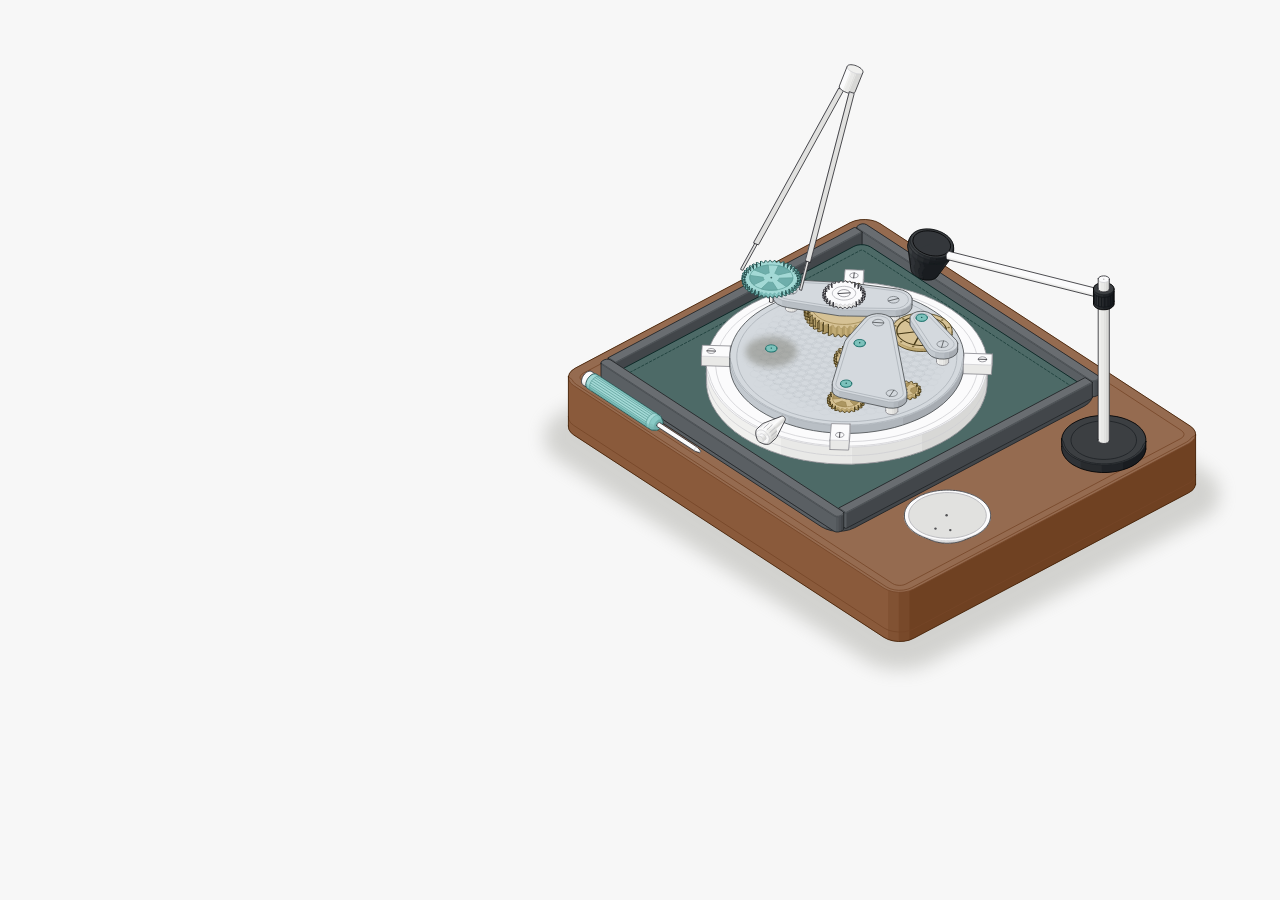
<file: lnt-hero/lnt-hero.html>
<!doctype html><html lang="en"><head><meta charset="utf-8"><meta name="viewport" content="width=device-width, initial-scale=1"><title>lnt-hero</title><style>*{box-sizing:border-box}html,body{margin:0;background:#f7f7f7}main{width:min(1200px,100% - 32px);margin:48px auto}.asset-stage.iso-plate{padding:0;box-shadow:none;background:#f7f7f7}.asset-stage svg{width:100%;height:auto;display:block}</style></head><body><main><div class="asset-stage iso-plate"><svg xmlns="http://www.w3.org/2000/svg" id="lnt-hero" class="iso-svg iso" data-theme="light" viewBox="0 0 1200 640" width="1200" height="640" role="img" aria-label="An isometric watchmaker's bench block in walnut with a dark felt tray. A watch movement sits open in its holder; a pair of tweezers lifts one mint-coloured wheel out of its jewel. A loupe on a stand leans over the swinging balance; a parts dish and a mint-handled screwdriver lie on the felt."><style><![CDATA[
.iso{
  --anatomy-page:#0b0b0b;--anatomy-card:#131313;--anatomy-text:#a3a3a3;--anatomy-strong:#e6e6e6;--anatomy-muted:#6e6e6e;
  --anatomy-paper:#131313;--anatomy-face:#1b1b1b;--anatomy-top:#1c1c1c;
  --anatomy-shade-0:#0f0f0f;--anatomy-shade-1:#121212;--anatomy-shade-2:#151515;--anatomy-shade-3:#181818;
  --anatomy-lit-top:#262626;--anatomy-lit-shade:#1d1d1d;
  --anatomy-hi:#d4d4d4;--anatomy-mid:#6a6a6a;--anatomy-lo:#3e3e3e;--anatomy-faint:#2a2a2a;--anatomy-lit:#ffffff;
  --anatomy-halo:#050505;--anatomy-halo-opacity:.9;--anatomy-dot:#e6e6e6;
  --anatomy-red:#ff6b6b;--anatomy-green:#6be0a0;--anatomy-blue:#6b9bff;
  --anatomy-weight:.6px;--anatomy-ease:cubic-bezier(.32,.72,0,1);
  --anatomy-mono:ui-monospace,"SF Mono",Menlo,Consolas,monospace;
  --anatomy-lift:inset 0 1px 0 0 #ffffff0a,inset 0 0 0 1px #ffffff06,0 0 0 1px #00000026,0 1px 1px -.5px #00000014,0 3px 3px -1.5px #00000014,0 6px 6px -3px #00000014,0 12px 12px -6px #00000014;
}
.iso[data-theme="light"]{
  --anatomy-page:#f2f2ef;--anatomy-card:#fbfbfa;--anatomy-text:#57575a;--anatomy-strong:#18181a;--anatomy-muted:#8c8c90;
  --anatomy-paper:#fbfbfa;--anatomy-face:#ffffff;--anatomy-top:#ffffff;
  --anatomy-shade-0:#dcdcd9;--anatomy-shade-1:#e5e5e2;--anatomy-shade-2:#ededea;--anatomy-shade-3:#f4f4f1;
  --anatomy-lit-top:#ffffff;--anatomy-lit-shade:#eeeeeb;
  --anatomy-hi:#26262a;--anatomy-mid:#8a8a8f;--anatomy-lo:#b4b4b8;--anatomy-faint:#d4d4d6;--anatomy-lit:#000000;
  --anatomy-halo:#8a8a80;--anatomy-halo-opacity:.32;--anatomy-dot:#3a3a3e;
  --anatomy-red:#e5484d;--anatomy-green:#30a46c;--anatomy-blue:#3e63dd;
  --anatomy-lift:inset 0 1px 0 0 #ffffff,0 0 0 1px #0000000f,0 1px 1px -.5px #0000000a,0 3px 3px -1.5px #0000000a,0 6px 6px -3px #0000000a,0 12px 12px -6px #0000000a;
}
.iso-svg{display:block;width:100%;height:auto;overflow:visible}
.iso-svg path,.iso-svg circle{vector-effect:non-scaling-stroke}
.iso-fill{fill:var(--anatomy-paper);stroke:none}
.iso-solid[data-lit]>.iso-fill{fill:var(--anatomy-face)}
.iso-shade,.iso-top{stroke:none}
.iso-shade[data-shade="0"]{fill:var(--anatomy-shade-0)}
.iso-shade[data-shade="1"]{fill:var(--anatomy-shade-1)}
.iso-shade[data-shade="2"]{fill:var(--anatomy-shade-2)}
.iso-shade[data-shade="3"]{fill:var(--anatomy-shade-3)}
.iso-top{fill:var(--anatomy-top)}
.iso-solid[data-lit]>.iso-top{fill:var(--anatomy-lit-top)}
.iso-solid[data-lit]>.iso-shade{fill:var(--anatomy-lit-shade)}
.iso-solid[data-seamless]>.iso-shade,.iso-solid[data-seamless]>.iso-top{stroke-width:.4;stroke-linejoin:round}
.iso-solid[data-seamless]>.iso-shade[data-shade="0"]{stroke:var(--anatomy-shade-0)}
.iso-solid[data-seamless]>.iso-shade[data-shade="1"]{stroke:var(--anatomy-shade-1)}
.iso-solid[data-seamless]>.iso-shade[data-shade="2"]{stroke:var(--anatomy-shade-2)}
.iso-solid[data-seamless]>.iso-shade[data-shade="3"]{stroke:var(--anatomy-shade-3)}
.iso-solid[data-seamless]>.iso-top{stroke:var(--anatomy-top)}
.iso-solid[data-seamless][data-lit]>.iso-top{stroke:var(--anatomy-lit-top)}
.iso-solid[data-seamless][data-lit]>.iso-shade{stroke:var(--anatomy-lit-shade)}
.iso-solid[data-lit]>.iso-edge{stroke:var(--anatomy-lit)}
.iso-halo{fill:var(--anatomy-halo);stroke:none;filter:blur(9px);opacity:var(--anatomy-halo-opacity);transform:translateY(3px)}
.iso-line{fill:none;stroke:var(--anatomy-lo);stroke-width:var(--anatomy-weight);stroke-linecap:round;stroke-linejoin:round}
.iso-line[data-tone="hi"]{stroke:var(--anatomy-hi)}
.iso-line[data-tone="mid"]{stroke:var(--anatomy-mid)}
.iso-line[data-tone="lo"]{stroke:var(--anatomy-lo)}
.iso-line[data-tone="faint"]{stroke:var(--anatomy-faint)}
.iso-line[data-tone="lit"]{stroke:var(--anatomy-lit)}
.iso-line[data-tone="red"]{stroke:var(--anatomy-red)}
.iso-line[data-tone="green"]{stroke:var(--anatomy-green)}
.iso-line[data-tone="blue"]{stroke:var(--anatomy-blue)}
.iso-line[data-dotted]{stroke-dasharray:.01 3.5;stroke-width:1}
.iso-line[data-dashed]{stroke-dasharray:3 3}
.iso-line[data-flow]{stroke-dasharray:2 6}
.iso-wire-end{fill:var(--anatomy-paper);stroke:var(--anatomy-lo);stroke-width:var(--anatomy-weight)}
.iso-wire[data-tone="hi"] .iso-wire-end{stroke:var(--anatomy-hi)}
.iso-wire[data-tone="mid"] .iso-wire-end{stroke:var(--anatomy-mid)}
.iso-wire[data-tone="faint"] .iso-wire-end{stroke:var(--anatomy-faint)}
.iso-wire[data-tone="lit"] .iso-wire-end{stroke:var(--anatomy-lit)}
.iso-dots circle{fill:var(--anatomy-dot);stroke:none;opacity:.32}
.iso-dots[data-tone="hi"] circle{opacity:.85}
.iso-dots[data-tone="mid"] circle{opacity:.45}
.iso-dots[data-tone="lo"] circle{opacity:.22}
.iso-dots[data-tone="faint"] circle{opacity:.12}
.iso-face-text{fill:var(--anatomy-mid);font-family:var(--anatomy-mono);letter-spacing:.04em}
.iso-face-text[data-tone="hi"]{fill:var(--anatomy-hi)}
.iso-face-text[data-tone="lo"]{fill:var(--anatomy-lo)}
.iso-face-text[data-tone="faint"]{fill:var(--anatomy-faint)}
.tb-body{fill:var(--anatomy-shade-2);stroke:none}
.tb-shine{fill:var(--anatomy-top);stroke:none}
.tb-shade{fill:var(--anatomy-shade-0);stroke:none}
.tb-ring{fill:none;stroke:var(--anatomy-lo);stroke-width:.45;stroke-linecap:butt;stroke-linejoin:round}
.tb-ring[data-tone="mid"]{stroke:var(--anatomy-mid)}
.tb-ring[data-tone="faint"]{stroke:var(--anatomy-faint)}
.tb-ring[data-tone="hi"]{stroke:var(--anatomy-hi)}
@keyframes iso-flow{to{stroke-dashoffset:-32}}
@keyframes iso-pulse{0%,100%{opacity:.18}12%{opacity:1}40%{opacity:.18}}
.iso-line[data-flow]{animation:iso-flow 1600ms linear infinite}
.iso-dots circle[data-pulse]{animation:iso-pulse 1600ms steps(1,end) infinite;animation-delay:var(--pulse-at,0ms)}
.iso-figure{margin:32px 0 36px}
.iso-plate{position:relative;padding:52px 24px;border-radius:0;background:var(--anatomy-card);box-shadow:0 0 0 1px var(--anatomy-mid);--anatomy-paper:var(--anatomy-card)}
.iso-plate-corners{position:absolute;inset:18px 20px;pointer-events:none}
.iso-plate-corner{position:absolute;color:var(--anatomy-muted);font-family:var(--anatomy-mono);font-size:10.5px;line-height:1;letter-spacing:.04em;white-space:nowrap}
.iso-plate-corner[data-corner="fig"]{top:0;left:0;color:var(--anatomy-text)}
.iso-plate-corner[data-corner="title"]{top:0;right:0;text-transform:uppercase;letter-spacing:.1em}
.iso-plate-corner[data-corner="hint"]{bottom:0;left:0;text-transform:uppercase;letter-spacing:.1em}
.iso-plate-corner[data-corner="readout"]{right:0;bottom:0;color:var(--anatomy-text);font-variant-numeric:tabular-nums}
.iso-plate .iso-svg{margin:0 auto}
.iso-legend{display:grid;gap:8px;margin-top:12px;color:var(--anatomy-muted);font-size:13px;line-height:1.55}
.iso-keys{display:flex;flex-wrap:wrap;gap:6px 18px}
.iso-key{display:inline-flex;align-items:center;gap:7px}
.iso-swatch{width:16px;height:10px;flex:none;overflow:visible}
.iso-swatch path{fill:none;stroke:var(--anatomy-hi);stroke-width:1;vector-effect:non-scaling-stroke;stroke-linejoin:round;stroke-linecap:round}
.iso-swatch[data-mark="raised"] path,.iso-swatch[data-mark="flat"] path{stroke:var(--anatomy-mid)}
.iso-swatch[data-mark="lit"] path{stroke:var(--anatomy-lit)}
.iso-swatch[data-mark="dim"] path{stroke:var(--anatomy-lo)}
.iso-swatch[data-mark="dotted"] path{stroke-dasharray:.01 3;stroke-width:1.4}
.iso-swatch[data-mark="dashed"] path{stroke-dasharray:3 2.5}
.iso-swatch[data-mark="red"] path{stroke:var(--anatomy-red)}
.iso-swatch[data-mark="green"] path{stroke:var(--anatomy-green)}
.iso-swatch[data-mark="blue"] path{stroke:var(--anatomy-blue)}
.iso-swatch-crease{stroke:var(--anatomy-lo)!important}
@media (max-width:560px){.iso-plate{padding:48px 12px 70px}.iso-plate-corner[data-corner="hint"]{bottom:18px}}
@media (prefers-reduced-motion:reduce){.iso-line[data-flow],.iso-dots circle[data-pulse]{animation:none}}

#lnt-hero.iso{--anatomy-paper:#f7f7f7;--anatomy-face:#fbfbfc;--anatomy-top:#fbfbfc;--anatomy-shade-0:#d8d8d6;--anatomy-shade-1:#e1e1df;--anatomy-shade-2:#e9e9e7;--anatomy-shade-3:#f0f0ee;--anatomy-lit-top:#fbfbfc;--anatomy-lit-shade:#eaeae8;--anatomy-hi:#232328;--anatomy-mid:#86868c;--anatomy-lo:#b0b0b5;--anatomy-faint:#d0d0d3;--anatomy-halo:#86867d;--anatomy-dot:#37373b;--anatomy-card:#f7f7f7;--anatomy-page:#f7f7f7}
#lnt-hero.iso{--anatomy-weight:0.8px}
#lnt-hero .ac-brand{--anatomy-paper:#81c1bd;--anatomy-face:#97d8d4;--anatomy-top:#a3d9d6;--anatomy-shade-0:#6eaeab;--anatomy-shade-1:#77b8b4;--anatomy-shade-2:#81c1bd;--anatomy-shade-3:#8acbc7;--anatomy-lit-top:#b4e1de;--anatomy-lit-shade:#87c8c4;--anatomy-hi:#204a48;--anatomy-mid:#477f7c;--anatomy-lo:#62a29e;--anatomy-faint:#74b5b1;--anatomy-lit:#113332;--anatomy-dot:#264f4d}
#lnt-hero .ac-jewel{--anatomy-paper:#55aaa4;--anatomy-face:#6cc0ba;--anatomy-top:#7cc1bb;--anatomy-shade-0:#419791;--anatomy-shade-1:#4ba09a;--anatomy-shade-2:#55aaa4;--anatomy-shade-3:#5fb3ad;--anatomy-lit-top:#90c8c3;--anatomy-lit-shade:#5cb0aa;--anatomy-hi:#033431;--anatomy-mid:#186964;--anatomy-lo:#348b85;--anatomy-faint:#489d97;--anatomy-lit:#011e1c;--anatomy-dot:#023937}
#lnt-hero .ac-felt{--anatomy-paper:#335552;--anatomy-face:#466865;--anatomy-top:#4d6a67;--anatomy-shade-0:#234442;--anatomy-shade-1:#2b4c4a;--anatomy-shade-2:#335552;--anatomy-shade-3:#3b5d5a;--anatomy-lit-top:#5a726f;--anatomy-lit-shade:#385a57;--anatomy-hi:#000c0b;--anatomy-mid:#011e1c;--anatomy-lo:#183a37;--anatomy-faint:#284a47;--anatomy-lit:#000202;--anatomy-dot:#001110}
#lnt-hero .ac-tray{--anatomy-paper:#52575b;--anatomy-face:#656a6e;--anatomy-top:#696d71;--anatomy-shade-0:#42464a;--anatomy-shade-1:#4a4e52;--anatomy-shade-2:#52575b;--anatomy-shade-3:#5a5f63;--anatomy-lit-top:#727679;--anatomy-lit-shade:#575c60;--anatomy-hi:#07090b;--anatomy-mid:#1d2023;--anatomy-lo:#373c40;--anatomy-faint:#474c50;--anatomy-lit:#010202;--anatomy-dot:#0b0e10}
#lnt-hero .ac-wood{--anatomy-paper:#815233;--anatomy-face:#966546;--anatomy-top:#956b50;--anatomy-shade-0:#6f4122;--anatomy-shade-1:#78492a;--anatomy-shade-2:#815233;--anatomy-shade-3:#8a5a3b;--anatomy-lit-top:#997660;--anatomy-lit-shade:#875738;--anatomy-hi:#140500;--anatomy-mid:#3f1d03;--anatomy-lo:#633617;--anatomy-faint:#754628;--anatomy-lit:#050100;--anatomy-dot:#1a0800}
#lnt-hero .ac-brass{--anatomy-paper:#bfa973;--anatomy-face:#d6bf88;--anatomy-top:#d6c295;--anatomy-shade-0:#ac9661;--anatomy-shade-1:#b69f6a;--anatomy-shade-2:#bfa973;--anatomy-shade-3:#c9b27c;--anatomy-lit-top:#ddcda7;--anatomy-lit-shade:#c6af79;--anatomy-hi:#463917;--anatomy-mid:#7d6a3c;--anatomy-lo:#a08a55;--anatomy-faint:#b39c67;--anatomy-lit:#302509;--anatomy-dot:#4c3e1d}
#lnt-hero .ac-steel{--anatomy-paper:#b9bfc5;--anatomy-face:#d0d6dc;--anatomy-top:#d4d9de;--anatomy-shade-0:#a7acb2;--anatomy-shade-1:#b0b6bc;--anatomy-shade-2:#b9bfc5;--anatomy-shade-3:#c3c9cf;--anatomy-lit-top:#dee3e7;--anatomy-lit-shade:#c0c6cc;--anatomy-hi:#484c4f;--anatomy-mid:#7a7f84;--anatomy-lo:#9aa0a6;--anatomy-faint:#adb3b9;--anatomy-lit:#343639;--anatomy-dot:#4d5155}
#lnt-hero .ac-ebony{--anatomy-paper:#282b2e;--anatomy-face:#393c40;--anatomy-top:#3c3f42;--anatomy-shade-0:#191c20;--anatomy-shade-1:#202327;--anatomy-shade-2:#282b2e;--anatomy-shade-3:#2f3236;--anatomy-lit-top:#44474a;--anatomy-lit-shade:#2d2f33;--anatomy-hi:#08090b;--anatomy-mid:#010102;--anatomy-lo:#101317;--anatomy-faint:#1e2125;--anatomy-lit:#010202;--anatomy-dot:#0c0d10}

@keyframes am-float{0%,100%{transform:translate(0,0)}50%{transform:translate(var(--am-dx,0),var(--am-dy,0))}}
@keyframes am-pulse{0%,100%{opacity:var(--am-min,.35)}50%{opacity:1}}
@keyframes am-blink{0%,100%{opacity:var(--am-min,.15)}8%,30%{opacity:1}}
@keyframes am-shadow{0%,100%{opacity:1}50%{opacity:var(--am-min,.6)}}
.am-float{animation:am-float var(--am-period,6s) cubic-bezier(.45,0,.55,1) var(--am-delay,0s) infinite}
.am-pulse{animation:am-pulse var(--am-period,3.2s) cubic-bezier(.45,0,.55,1) var(--am-delay,0s) infinite}
.am-blink{animation:am-blink var(--am-period,2.4s) linear var(--am-delay,0s) infinite}
.am-shadow{animation:am-shadow var(--am-period,6s) cubic-bezier(.45,0,.55,1) var(--am-delay,0s) infinite}
@keyframes am-spin{to{transform:rotate(360deg)}}
.am-spin{transform-box:view-box;transform-origin:0 0;animation:am-spin var(--am-period,1.6s) linear var(--am-delay,0s) infinite var(--am-dir,normal)}
@keyframes am-swing{0%,100%{transform:rotate(var(--am-a0,-10deg))}50%{transform:rotate(var(--am-a1,10deg))}}
.am-swing{transform-box:view-box;transform-origin:0 0;animation:am-swing var(--am-period,3s) cubic-bezier(.45,0,.55,1) var(--am-delay,0s) infinite}
@keyframes am-press-k{0%,8%{transform:translate(0,0)}12%,20%{transform:translate(var(--am-dx,0),var(--am-dy,0))}28%,100%{transform:translate(0,0)}}
.am-press{animation:am-press-k var(--am-period,2.4s) cubic-bezier(.3,0,.3,1) var(--am-delay,0s) infinite}
@keyframes am-draw{0%{stroke-dashoffset:1;opacity:1}45%,88%{stroke-dashoffset:0;opacity:1}100%{stroke-dashoffset:0;opacity:0}}
.am-draw{stroke-dasharray:1;stroke-dashoffset:1;animation:am-draw var(--am-period,6s) cubic-bezier(.4,0,.2,1) var(--am-delay,0s) infinite}
@keyframes am-loop{from{transform:translate(0,0)}to{transform:translate(var(--am-dx,0),var(--am-dy,0))}}
.am-loop{animation:am-loop var(--am-period,3s) linear var(--am-delay,0s) infinite}
@media (prefers-reduced-motion:reduce){.am-float,.am-pulse,.am-blink,.am-shadow,.am-spin,.am-swing,.am-press,.am-loop{animation:none}.am-draw{animation:none;stroke-dashoffset:0}.am-flip{animation:none!important}.am-flip-rest{visibility:visible!important}}


.lnt-window{fill:var(--anatomy-shade-0);stroke:var(--anatomy-lo);stroke-width:var(--anatomy-weight)}
.lnt-arm{fill:none;stroke:var(--anatomy-hi);stroke-width:1.1;stroke-linecap:round;vector-effect:non-scaling-stroke}
.lnt-hub{fill:var(--anatomy-hi)}
.lnt-timing{fill:var(--anatomy-mid)}
.lnt-glass{fill:var(--anatomy-shade-3);fill-opacity:.55}
.lnt-dishin{fill:var(--anatomy-shade-1)}
.lnt-stitch{stroke-dasharray:2.4 2}
.lnt-lifthalo{filter:blur(3px);opacity:.55}
]]></style><g data-art=""><path class="iso-halo" d="M505 381L506.3 376L509.2 371.1L513.7 366.7L519.6 363L794.6 217.4L801.6 214.4L809.5 212.2L818 211L826.7 210.8L835.3 211.5L843.5 213.3L851 215.9L857.4 219.4L1167.7 421.9L1172.8 426L1176.5 430.7L1178.6 435.7L1179 440.8L1179 448.4L1177.7 453.4L1174.8 458.2L1170.3 462.6L1164.4 466.4L889.4 611.9L882.4 615L874.5 617.2L866 618.4L857.3 618.6L848.7 617.9L840.5 616.1L833 613.5L826.6 610L516.3 407.5L511.2 403.3L507.5 398.7L505.4 393.7L505 388.6Z"/><g class="ac-ebony"><g class="iso-solid"><path class="iso-fill" d="M801.1 267.4L801.3 264.7L802.6 262L804.9 259.6L808 257.5L811.8 255.9L816.2 254.8L820.8 254.3L825.6 254.5L830.1 255.2L834.2 256.6L837.8 258.4L840.5 260.7L842.3 263.2L843.1 266L843.1 269L842.9 271.8L841.6 274.4L839.3 276.9L836.2 278.9L832.4 280.5L828 281.6L823.4 282.1L818.6 281.9L814.1 281.2L810 279.9L806.4 278L803.7 275.8L801.9 273.2L801.1 270.5Z"/><path class="iso-shade" data-shade="0" d="M836.2 278.9L832.4 280.5L832.4 277.5L836.2 275.9ZM843.1 269L842.9 271.8L842.9 268.7L843.1 266ZM842.9 271.8L841.6 274.4L841.6 271.4L842.9 268.7ZM841.6 274.4L839.3 276.9L839.3 273.8L841.6 271.4ZM839.3 276.9L836.2 278.9L836.2 275.9L839.3 273.8Z"/><path class="iso-shade" data-shade="1" d="M832.4 280.5L828 281.6L828 278.6L832.4 277.5ZM828 281.6L823.4 282.1L823.4 279.1L828 278.6Z"/><path class="iso-shade" data-shade="2" d="M823.4 282.1L818.6 281.9L818.6 278.9L823.4 279.1ZM818.6 281.9L814.1 281.2L814.1 278.2L818.6 278.9ZM814.1 281.2L810 279.9L810 276.8L814.1 278.2Z"/><path class="iso-shade" data-shade="3" d="M810 279.9L806.4 278L806.4 275L810 276.8ZM806.4 278L803.7 275.8L803.7 272.7L806.4 275ZM803.7 275.8L801.9 273.2L801.9 270.2L803.7 272.7ZM801.9 273.2L801.1 270.5L801.1 267.4L801.9 270.2Z"/><path class="iso-top" d="M836.2 275.9L832.4 277.5L828 278.6L823.4 279.1L818.6 278.9L814.1 278.2L810 276.8L806.4 275L803.7 272.7L801.9 270.2L801.1 267.4L801.3 264.7L802.6 262L804.9 259.6L808 257.5L811.8 255.9L816.2 254.8L820.8 254.3L825.6 254.5L830.1 255.2L834.2 256.6L837.8 258.4L840.5 260.7L842.3 263.2L843.1 266L842.9 268.7L841.6 271.4L839.3 273.8Z"/><path class="iso-line iso-crease" data-tone="faint" d="M843.1 266L842.9 268.7L841.6 271.4L839.3 273.8L836.2 275.9L832.4 277.5L828 278.6L823.4 279.1L818.6 278.9L814.1 278.2L810 276.8L806.4 275L803.7 272.7L801.9 270.2L801.1 267.4"/><path class="iso-line iso-edge" data-tone="lo" d="M801.1 267.4L801.3 264.7L802.6 262L804.9 259.6L808 257.5L811.8 255.9L816.2 254.8L820.8 254.3L825.6 254.5L830.1 255.2L834.2 256.6L837.8 258.4L840.5 260.7L842.3 263.2L843.1 266M843.1 269L842.9 271.8L841.6 274.4L839.3 276.9L836.2 278.9L832.4 280.5L828 281.6L823.4 282.1L818.6 281.9L814.1 281.2L810 279.9L806.4 278L803.7 275.8L801.9 273.2L801.1 270.5M801.1 267.4L801.1 270.5M843.1 266L843.1 269"/></g></g><g class="ac-ebony"><g class="iso-solid"><path class="iso-fill" d="M805.7 258.9L805.9 256.8L806.9 254.7L808.7 252.8L811.1 251.2L814.1 249.9L817.5 249.1L821.1 248.7L824.8 248.9L828.3 249.4L831.5 250.5L834.3 251.9L836.4 253.7L837.8 255.7L838.5 257.8L838.5 266.1L838.3 268.3L837.3 270.3L835.5 272.2L833.1 273.9L830.1 275.1L826.7 275.9L823.1 276.3L819.4 276.2L815.9 275.6L812.7 274.6L809.9 273.1L807.8 271.4L806.4 269.4L805.7 267.3Z"/><path class="iso-shade" data-shade="0" d="M833.1 273.9L830.1 275.1L830.1 266.8L833.1 265.5ZM838.5 266.1L838.3 268.3L838.3 259.9L838.5 257.8ZM838.3 268.3L837.3 270.3L837.3 262L838.3 259.9ZM837.3 270.3L835.5 272.2L835.5 263.9L837.3 262ZM835.5 272.2L833.1 273.9L833.1 265.5L835.5 263.9Z"/><path class="iso-shade" data-shade="1" d="M830.1 275.1L826.7 275.9L826.7 267.6L830.1 266.8ZM826.7 275.9L823.1 276.3L823.1 268L826.7 267.6Z"/><path class="iso-shade" data-shade="2" d="M823.1 276.3L819.4 276.2L819.4 267.9L823.1 268ZM819.4 276.2L815.9 275.6L815.9 267.3L819.4 267.9ZM815.9 275.6L812.7 274.6L812.7 266.2L815.9 267.3Z"/><path class="iso-shade" data-shade="3" d="M812.7 274.6L809.9 273.1L809.9 264.8L812.7 266.2ZM809.9 273.1L807.8 271.4L807.8 263.1L809.9 264.8ZM807.8 271.4L806.4 269.4L806.4 261.1L807.8 263.1ZM806.4 269.4L805.7 267.3L805.7 258.9L806.4 261.1Z"/><path class="iso-top" d="M833.1 265.5L830.1 266.8L826.7 267.6L823.1 268L819.4 267.9L815.9 267.3L812.7 266.2L809.9 264.8L807.8 263.1L806.4 261.1L805.7 258.9L805.9 256.8L806.9 254.7L808.7 252.8L811.1 251.2L814.1 249.9L817.5 249.1L821.1 248.7L824.8 248.9L828.3 249.4L831.5 250.5L834.3 251.9L836.4 253.7L837.8 255.7L838.5 257.8L838.3 259.9L837.3 262L835.5 263.9Z"/><path class="iso-line iso-crease" data-tone="faint" d="M838.5 257.8L838.3 259.9L837.3 262L835.5 263.9L833.1 265.5L830.1 266.8L826.7 267.6L823.1 268L819.4 267.9L815.9 267.3L812.7 266.2L809.9 264.8L807.8 263.1L806.4 261.1L805.7 258.9"/><path class="iso-line iso-edge" data-tone="mid" d="M805.7 258.9L805.9 256.8L806.9 254.7L808.7 252.8L811.1 251.2L814.1 249.9L817.5 249.1L821.1 248.7L824.8 248.9L828.3 249.4L831.5 250.5L834.3 251.9L836.4 253.7L837.8 255.7L838.5 257.8M838.5 266.1L838.3 268.3L837.3 270.3L835.5 272.2L833.1 273.9L830.1 275.1L826.7 275.9L823.1 276.3L819.4 276.2L815.9 275.6L812.7 274.6L809.9 273.1L807.8 271.4L806.4 269.4L805.7 267.3M805.7 258.9L805.7 267.3M838.5 257.8L838.5 266.1"/></g></g><g class="ac-ebony"><g class="iso-solid"><path class="iso-fill" d="M571.4 389L571.6 386.2L572.9 383.6L575.2 381.1L578.3 379.1L582.1 377.4L586.5 376.4L591.1 375.9L595.8 376L600.4 376.8L604.5 378.1L608.1 380L610.8 382.2L612.6 384.8L613.4 387.5L613.4 390.6L613.2 393.3L611.9 396L609.6 398.4L606.5 400.5L602.7 402.1L598.3 403.2L593.7 403.7L588.9 403.5L584.4 402.8L580.3 401.4L576.7 399.6L574 397.3L572.2 394.8L571.4 392Z"/><path class="iso-shade" data-shade="0" d="M606.5 400.5L602.7 402.1L602.7 399.1L606.5 397.5ZM613.4 390.6L613.2 393.3L613.2 390.3L613.4 387.5ZM613.2 393.3L611.9 396L611.9 393L613.2 390.3ZM611.9 396L609.6 398.4L609.6 395.4L611.9 393ZM609.6 398.4L606.5 400.5L606.5 397.5L609.6 395.4Z"/><path class="iso-shade" data-shade="1" d="M602.7 402.1L598.3 403.2L598.3 400.2L602.7 399.1ZM598.3 403.2L593.7 403.7L593.7 400.6L598.3 400.2Z"/><path class="iso-shade" data-shade="2" d="M593.7 403.7L588.9 403.5L588.9 400.5L593.7 400.6ZM588.9 403.5L584.4 402.8L584.4 399.7L588.9 400.5ZM584.4 402.8L580.3 401.4L580.3 398.4L584.4 399.7Z"/><path class="iso-shade" data-shade="3" d="M580.3 401.4L576.7 399.6L576.7 396.6L580.3 398.4ZM576.7 399.6L574 397.3L574 394.3L576.7 396.6ZM574 397.3L572.2 394.8L572.2 391.7L574 394.3ZM572.2 394.8L571.4 392L571.4 389L572.2 391.7Z"/><path class="iso-top" d="M606.5 397.5L602.7 399.1L598.3 400.2L593.7 400.6L588.9 400.5L584.4 399.7L580.3 398.4L576.7 396.6L574 394.3L572.2 391.7L571.4 389L571.6 386.2L572.9 383.6L575.2 381.1L578.3 379.1L582.1 377.4L586.5 376.4L591.1 375.9L595.8 376L600.4 376.8L604.5 378.1L608.1 380L610.8 382.2L612.6 384.8L613.4 387.5L613.2 390.3L611.9 393L609.6 395.4Z"/><path class="iso-line iso-crease" data-tone="faint" d="M613.4 387.5L613.2 390.3L611.9 393L609.6 395.4L606.5 397.5L602.7 399.1L598.3 400.2L593.7 400.6L588.9 400.5L584.4 399.7L580.3 398.4L576.7 396.6L574 394.3L572.2 391.7L571.4 389"/><path class="iso-line iso-edge" data-tone="lo" d="M571.4 389L571.6 386.2L572.9 383.6L575.2 381.1L578.3 379.1L582.1 377.4L586.5 376.4L591.1 375.9L595.8 376L600.4 376.8L604.5 378.1L608.1 380L610.8 382.2L612.6 384.8L613.4 387.5M613.4 390.6L613.2 393.3L611.9 396L609.6 398.4L606.5 400.5L602.7 402.1L598.3 403.2L593.7 403.7L588.9 403.5L584.4 402.8L580.3 401.4L576.7 399.6L574 397.3L572.2 394.8L571.4 392M571.4 389L571.4 392M613.4 387.5L613.4 390.6"/></g></g><g class="ac-ebony"><g class="iso-solid"><path class="iso-fill" d="M576 380.5L576.2 378.4L577.2 376.3L579 374.4L581.4 372.8L584.4 371.5L587.8 370.7L591.4 370.3L595.1 370.4L598.6 371L601.8 372.1L604.6 373.5L606.7 375.2L608.1 377.2L608.8 379.4L608.8 387.7L608.6 389.8L607.6 391.9L605.8 393.8L603.4 395.4L600.4 396.7L597 397.5L593.4 397.9L589.7 397.8L586.2 397.2L583 396.1L580.2 394.7L578.1 393L576.7 391L576 388.8Z"/><path class="iso-shade" data-shade="0" d="M603.4 395.4L600.4 396.7L600.4 388.3L603.4 387.1ZM608.8 387.7L608.6 389.8L608.6 381.5L608.8 379.4ZM608.6 389.8L607.6 391.9L607.6 383.6L608.6 381.5ZM607.6 391.9L605.8 393.8L605.8 385.5L607.6 383.6ZM605.8 393.8L603.4 395.4L603.4 387.1L605.8 385.5Z"/><path class="iso-shade" data-shade="1" d="M600.4 396.7L597 397.5L597 389.2L600.4 388.3ZM597 397.5L593.4 397.9L593.4 389.6L597 389.2Z"/><path class="iso-shade" data-shade="2" d="M593.4 397.9L589.7 397.8L589.7 389.4L593.4 389.6ZM589.7 397.8L586.2 397.2L586.2 388.8L589.7 389.4ZM586.2 397.2L583 396.1L583 387.8L586.2 388.8Z"/><path class="iso-shade" data-shade="3" d="M583 396.1L580.2 394.7L580.2 386.4L583 387.8ZM580.2 394.7L578.1 393L578.1 384.6L580.2 386.4ZM578.1 393L576.7 391L576.7 382.6L578.1 384.6ZM576.7 391L576 388.8L576 380.5L576.7 382.6Z"/><path class="iso-top" d="M603.4 387.1L600.4 388.3L597 389.2L593.4 389.6L589.7 389.4L586.2 388.8L583 387.8L580.2 386.4L578.1 384.6L576.7 382.6L576 380.5L576.2 378.4L577.2 376.3L579 374.4L581.4 372.8L584.4 371.5L587.8 370.7L591.4 370.3L595.1 370.4L598.6 371L601.8 372.1L604.6 373.5L606.7 375.2L608.1 377.2L608.8 379.4L608.6 381.5L607.6 383.6L605.8 385.5Z"/><path class="iso-line iso-crease" data-tone="faint" d="M608.8 379.4L608.6 381.5L607.6 383.6L605.8 385.5L603.4 387.1L600.4 388.3L597 389.2L593.4 389.6L589.7 389.4L586.2 388.8L583 387.8L580.2 386.4L578.1 384.6L576.7 382.6L576 380.5"/><path class="iso-line iso-edge" data-tone="mid" d="M576 380.5L576.2 378.4L577.2 376.3L579 374.4L581.4 372.8L584.4 371.5L587.8 370.7L591.4 370.3L595.1 370.4L598.6 371L601.8 372.1L604.6 373.5L606.7 375.2L608.1 377.2L608.8 379.4M608.8 387.7L608.6 389.8L607.6 391.9L605.8 393.8L603.4 395.4L600.4 396.7L597 397.5L593.4 397.9L589.7 397.8L586.2 397.2L583 396.1L580.2 394.7L578.1 393L576.7 391L576 388.8M576 380.5L576 388.8M608.8 379.4L608.8 387.7"/></g></g><g class="ac-ebony"><g class="iso-solid"><path class="iso-fill" d="M1070.6 443.4L1070.8 440.6L1072.1 437.9L1074.4 435.5L1077.5 433.4L1081.3 431.8L1085.7 430.7L1090.3 430.3L1095.1 430.4L1099.6 431.2L1103.7 432.5L1107.3 434.3L1110 436.6L1111.8 439.2L1112.6 441.9L1112.6 444.9L1112.4 447.7L1111.1 450.4L1108.8 452.8L1105.7 454.9L1101.9 456.5L1097.5 457.6L1092.9 458L1088.2 457.9L1083.6 457.1L1079.5 455.8L1075.9 454L1073.2 451.7L1071.4 449.1L1070.6 446.4Z"/><path class="iso-shade" data-shade="0" d="M1105.7 454.9L1101.9 456.5L1101.9 453.5L1105.7 451.8ZM1112.6 444.9L1112.4 447.7L1112.4 444.7L1112.6 441.9ZM1112.4 447.7L1111.1 450.4L1111.1 447.3L1112.4 444.7ZM1111.1 450.4L1108.8 452.8L1108.8 449.8L1111.1 447.3ZM1108.8 452.8L1105.7 454.9L1105.7 451.8L1108.8 449.8Z"/><path class="iso-shade" data-shade="1" d="M1101.9 456.5L1097.5 457.6L1097.5 454.5L1101.9 453.5ZM1097.5 457.6L1092.9 458L1092.9 455L1097.5 454.5Z"/><path class="iso-shade" data-shade="2" d="M1092.9 458L1088.2 457.9L1088.2 454.9L1092.9 455ZM1088.2 457.9L1083.6 457.1L1083.6 454.1L1088.2 454.9ZM1083.6 457.1L1079.5 455.8L1079.5 452.8L1083.6 454.1Z"/><path class="iso-shade" data-shade="3" d="M1079.5 455.8L1075.9 454L1075.9 450.9L1079.5 452.8ZM1075.9 454L1073.2 451.7L1073.2 448.7L1075.9 450.9ZM1073.2 451.7L1071.4 449.1L1071.4 446.1L1073.2 448.7ZM1071.4 449.1L1070.6 446.4L1070.6 443.4L1071.4 446.1Z"/><path class="iso-top" d="M1105.7 451.8L1101.9 453.5L1097.5 454.5L1092.9 455L1088.2 454.9L1083.6 454.1L1079.5 452.8L1075.9 450.9L1073.2 448.7L1071.4 446.1L1070.6 443.4L1070.8 440.6L1072.1 437.9L1074.4 435.5L1077.5 433.4L1081.3 431.8L1085.7 430.7L1090.3 430.3L1095.1 430.4L1099.6 431.2L1103.7 432.5L1107.3 434.3L1110 436.6L1111.8 439.2L1112.6 441.9L1112.4 444.7L1111.1 447.3L1108.8 449.8Z"/><path class="iso-line iso-crease" data-tone="faint" d="M1112.6 441.9L1112.4 444.7L1111.1 447.3L1108.8 449.8L1105.7 451.8L1101.9 453.5L1097.5 454.5L1092.9 455L1088.2 454.9L1083.6 454.1L1079.5 452.8L1075.9 450.9L1073.2 448.7L1071.4 446.1L1070.6 443.4"/><path class="iso-line iso-edge" data-tone="lo" d="M1070.6 443.4L1070.8 440.6L1072.1 437.9L1074.4 435.5L1077.5 433.4L1081.3 431.8L1085.7 430.7L1090.3 430.3L1095.1 430.4L1099.6 431.2L1103.7 432.5L1107.3 434.3L1110 436.6L1111.8 439.2L1112.6 441.9M1112.6 444.9L1112.4 447.7L1111.1 450.4L1108.8 452.8L1105.7 454.9L1101.9 456.5L1097.5 457.6L1092.9 458L1088.2 457.9L1083.6 457.1L1079.5 455.8L1075.9 454L1073.2 451.7L1071.4 449.1L1070.6 446.4M1070.6 443.4L1070.6 446.4M1112.6 441.9L1112.6 444.9"/></g></g><g class="ac-ebony"><g class="iso-solid"><path class="iso-fill" d="M1075.2 434.9L1075.4 432.7L1076.4 430.6L1078.2 428.7L1080.6 427.1L1083.6 425.9L1087 425L1090.6 424.7L1094.3 424.8L1097.8 425.4L1101 426.4L1103.8 427.8L1105.9 429.6L1107.3 431.6L1108 433.7L1108 442.1L1107.8 444.2L1106.8 446.3L1105 448.2L1102.6 449.8L1099.6 451L1096.2 451.9L1092.6 452.2L1088.9 452.1L1085.4 451.5L1082.2 450.5L1079.4 449.1L1077.3 447.3L1075.9 445.3L1075.2 443.2Z"/><path class="iso-shade" data-shade="0" d="M1102.6 449.8L1099.6 451L1099.6 442.7L1102.6 441.5ZM1108 442.1L1107.8 444.2L1107.8 435.9L1108 433.7ZM1107.8 444.2L1106.8 446.3L1106.8 437.9L1107.8 435.9ZM1106.8 446.3L1105 448.2L1105 439.8L1106.8 437.9ZM1105 448.2L1102.6 449.8L1102.6 441.5L1105 439.8Z"/><path class="iso-shade" data-shade="1" d="M1099.6 451L1096.2 451.9L1096.2 443.5L1099.6 442.7ZM1096.2 451.9L1092.6 452.2L1092.6 443.9L1096.2 443.5Z"/><path class="iso-shade" data-shade="2" d="M1092.6 452.2L1088.9 452.1L1088.9 443.8L1092.6 443.9ZM1088.9 452.1L1085.4 451.5L1085.4 443.2L1088.9 443.8ZM1085.4 451.5L1082.2 450.5L1082.2 442.2L1085.4 443.2Z"/><path class="iso-shade" data-shade="3" d="M1082.2 450.5L1079.4 449.1L1079.4 440.7L1082.2 442.2ZM1079.4 449.1L1077.3 447.3L1077.3 439L1079.4 440.7ZM1077.3 447.3L1075.9 445.3L1075.9 437L1077.3 439ZM1075.9 445.3L1075.2 443.2L1075.2 434.9L1075.9 437Z"/><path class="iso-top" d="M1102.6 441.5L1099.6 442.7L1096.2 443.5L1092.6 443.9L1088.9 443.8L1085.4 443.2L1082.2 442.2L1079.4 440.7L1077.3 439L1075.9 437L1075.2 434.9L1075.4 432.7L1076.4 430.6L1078.2 428.7L1080.6 427.1L1083.6 425.9L1087 425L1090.6 424.7L1094.3 424.8L1097.8 425.4L1101 426.4L1103.8 427.8L1105.9 429.6L1107.3 431.6L1108 433.7L1107.8 435.9L1106.8 437.9L1105 439.8Z"/><path class="iso-line iso-crease" data-tone="faint" d="M1108 433.7L1107.8 435.9L1106.8 437.9L1105 439.8L1102.6 441.5L1099.6 442.7L1096.2 443.5L1092.6 443.9L1088.9 443.8L1085.4 443.2L1082.2 442.2L1079.4 440.7L1077.3 439L1075.9 437L1075.2 434.9"/><path class="iso-line iso-edge" data-tone="mid" d="M1075.2 434.9L1075.4 432.7L1076.4 430.6L1078.2 428.7L1080.6 427.1L1083.6 425.9L1087 425L1090.6 424.7L1094.3 424.8L1097.8 425.4L1101 426.4L1103.8 427.8L1105.9 429.6L1107.3 431.6L1108 433.7M1108 442.1L1107.8 444.2L1106.8 446.3L1105 448.2L1102.6 449.8L1099.6 451L1096.2 451.9L1092.6 452.2L1088.9 452.1L1085.4 451.5L1082.2 450.5L1079.4 449.1L1077.3 447.3L1075.9 445.3L1075.2 443.2M1075.2 434.9L1075.2 443.2M1108 433.7L1108 442.1"/></g></g><g class="am-float" style="--am-period:5.20s;--am-delay:0.00s;--am-dx:0.00px;--am-dy:-5.68px"><g class="iso-solid"><path class="iso-fill" d="M700.8 221.2L700.9 220.3L715.3 194.3L717.5 195L717.4 195.9L703 222Z"/><path class="iso-shade" data-shade="1" d="M703 222L700.8 221.2L715.2 195.2L717.4 195.9Z"/><path class="iso-shade" data-shade="2" d="M715.3 194.3L717.5 195L717.4 195.9L715.2 195.2Z"/><path class="iso-top" d="M700.8 221.2L700.9 220.3L715.3 194.3L715.2 195.2Z"/><path class="iso-line iso-crease" data-tone="faint" d="M717.4 195.9L715.2 195.2M700.8 221.2L715.2 195.2M715.2 195.2L715.3 194.3"/><path class="iso-line iso-edge" data-tone="hi" d="M700.8 221.2L700.9 220.3L715.3 194.3L717.5 195L717.4 195.9L703 222Z"/></g><g class="iso-solid"><path class="iso-fill" d="M713.8 194.8L714 193.8L798.7 40.1L803.5 41.7L803.4 42.8L718.7 196.5Z"/><path class="iso-shade" data-shade="1" d="M718.7 196.5L713.8 194.8L798.6 41.1L803.4 42.8Z"/><path class="iso-shade" data-shade="2" d="M798.7 40.1L803.5 41.7L803.4 42.8L798.6 41.1Z"/><path class="iso-top" d="M713.8 194.8L714 193.8L798.7 40.1L798.6 41.1Z"/><path class="iso-line iso-crease" data-tone="faint" d="M803.4 42.8L798.6 41.1M713.8 194.8L798.6 41.1M798.6 41.1L798.7 40.1"/><path class="iso-line iso-edge" data-tone="hi" d="M713.8 194.8L714 193.8L798.7 40.1L803.5 41.7L803.4 42.8L718.7 196.5Z"/></g><g class="iso-solid"><path class="iso-fill" d="M799.3 38.6L799.4 37.9L807.2 18.3L807.5 17.8L808.1 17.3L808.8 17L809.7 16.8L810.9 16.7L812.1 16.8L813.4 17L814.8 17.3L816.2 17.8L817.5 18.4L818.8 19L820 19.8L821 20.5L821.8 21.4L822.4 22.2L822.9 22.9L823 23.7L823 24.3L815.1 43.9L814.8 44.5L814.3 44.9L813.6 45.3L812.6 45.5L811.5 45.5L810.3 45.4L809 45.2L807.6 44.9L806.2 44.4L804.8 43.8L803.6 43.2L802.4 42.4L801.4 41.7L800.6 40.9L799.9 40.1L799.5 39.3Z"/><path class="iso-shade" data-shade="0" d="M815 44.3L814.5 44.8L813.7 45.2L812.6 45.5L811.4 45.5L810 45.4L808.4 45.1L816.3 25.5L817.8 25.8L819.2 25.9L820.4 25.9L821.5 25.6L822.3 25.2L822.8 24.7Z"/><path class="iso-shade" data-shade="1" d="M808.4 45.1L806.9 44.7L814.7 25.1L816.3 25.5Z"/><path class="iso-shade" data-shade="2" d="M806.9 44.7L805.3 44.1L803.9 43.4L811.7 23.8L813.2 24.5L814.7 25.1Z"/><path class="iso-shade" data-shade="3" d="M803.9 43.4L802.5 42.5L810.4 23L811.7 23.8ZM821 20.5L821.9 21.5L822.6 22.4L822.9 23.2L823 24L822.8 24.7L822.3 25.2L821.5 25.6L820.4 25.9L819.2 25.9L817.8 25.8L816.3 25.5L814.7 25.1L813.2 24.5L811.7 23.8L810.4 23L809.2 22.1L808.3 21.2L807.6 20.3L807.2 19.4L807.2 18.6L807.4 18L807.9 17.4L808.7 17L809.7 16.8L811 16.7L812.4 16.8L813.9 17.1L815.5 17.5L817 18.1L818.5 18.9L819.8 19.7L821 20.5L815.1 21.3L815.1 21.3L815.1 21.3L815.1 21.3L815.1 21.3L815.1 21.3L815.1 21.3L815.1 21.3L815.1 21.3L815.1 21.3L815.1 21.3L815.1 21.3L815.1 21.3L815.1 21.3L815.1 21.3L815.1 21.3L815.1 21.3L815.1 21.3L815.1 21.3L815.1 21.3L815.1 21.3L815.1 21.3L815.1 21.3L815.1 21.3L815.1 21.3L815.1 21.3L815.1 21.3L815.1 21.3L815.1 21.3L815.1 21.3L815.1 21.3L815.1 21.3L815.1 21.3Z"/><path class="iso-top" d="M802.5 42.5L801.4 41.7L800.5 40.8L799.8 39.9L799.4 39L799.3 38.2L799.6 37.5L807.4 18L807.2 18.6L807.2 19.4L807.6 20.3L808.3 21.2L809.2 22.1L810.4 23Z"/><path class="iso-line iso-crease" data-tone="faint" d="M822.9 24.4L822.6 25L822 25.4L821.2 25.7L820.2 25.9L819.1 25.9L817.8 25.8L816.5 25.6L815.1 25.2L813.7 24.7L812.4 24.1L811.1 23.5L810 22.7L809 21.9L808.2 21.1L807.6 20.3L807.3 19.5L807.1 18.8L807.3 18.2"/><path class="iso-line iso-edge" data-tone="hi" d="M799.3 38.6L799.4 37.9L807.2 18.3L807.5 17.8L808.1 17.3L808.8 17L809.7 16.8L810.9 16.7L812.1 16.8L813.4 17L814.8 17.3L816.2 17.8L817.5 18.4L818.8 19L820 19.8L821 20.5L821.8 21.4L822.4 22.2L822.9 22.9L823 23.7L823 24.3L815.1 43.9L814.8 44.5L814.3 44.9L813.6 45.3L812.6 45.5L811.5 45.5L810.3 45.4L809 45.2L807.6 44.9L806.2 44.4L804.8 43.8L803.6 43.2L802.4 42.4L801.4 41.7L800.6 40.9L799.9 40.1L799.5 39.3Z"/></g></g><g class="ac-ebony"><g class="iso-solid"><path class="iso-fill" d="M840.9 564.9L841.1 562.2L842.4 559.5L844.7 557.1L847.8 555L851.6 553.4L856 552.3L860.6 551.8L865.4 552L869.9 552.7L874 554.1L877.6 555.9L880.3 558.2L882.1 560.7L882.9 563.5L882.9 566.5L882.7 569.3L881.4 571.9L879.1 574.4L876 576.4L872.2 578.1L867.8 579.1L863.2 579.6L858.4 579.5L853.9 578.7L849.8 577.4L846.2 575.5L843.5 573.3L841.7 570.7L840.9 568Z"/><path class="iso-shade" data-shade="0" d="M876 576.4L872.2 578.1L872.2 575L876 573.4ZM882.9 566.5L882.7 569.3L882.7 566.2L882.9 563.5ZM882.7 569.3L881.4 571.9L881.4 568.9L882.7 566.2ZM881.4 571.9L879.1 574.4L879.1 571.3L881.4 568.9ZM879.1 574.4L876 576.4L876 573.4L879.1 571.3Z"/><path class="iso-shade" data-shade="1" d="M872.2 578.1L867.8 579.1L867.8 576.1L872.2 575ZM867.8 579.1L863.2 579.6L863.2 576.6L867.8 576.1Z"/><path class="iso-shade" data-shade="2" d="M863.2 579.6L858.4 579.5L858.4 576.4L863.2 576.6ZM858.4 579.5L853.9 578.7L853.9 575.7L858.4 576.4ZM853.9 578.7L849.8 577.4L849.8 574.3L853.9 575.7Z"/><path class="iso-shade" data-shade="3" d="M849.8 577.4L846.2 575.5L846.2 572.5L849.8 574.3ZM846.2 575.5L843.5 573.3L843.5 570.2L846.2 572.5ZM843.5 573.3L841.7 570.7L841.7 567.7L843.5 570.2ZM841.7 570.7L840.9 568L840.9 564.9L841.7 567.7Z"/><path class="iso-top" d="M876 573.4L872.2 575L867.8 576.1L863.2 576.6L858.4 576.4L853.9 575.7L849.8 574.3L846.2 572.5L843.5 570.2L841.7 567.7L840.9 564.9L841.1 562.2L842.4 559.5L844.7 557.1L847.8 555L851.6 553.4L856 552.3L860.6 551.8L865.4 552L869.9 552.7L874 554.1L877.6 555.9L880.3 558.2L882.1 560.7L882.9 563.5L882.7 566.2L881.4 568.9L879.1 571.3Z"/><path class="iso-line iso-crease" data-tone="faint" d="M882.9 563.5L882.7 566.2L881.4 568.9L879.1 571.3L876 573.4L872.2 575L867.8 576.1L863.2 576.6L858.4 576.4L853.9 575.7L849.8 574.3L846.2 572.5L843.5 570.2L841.7 567.7L840.9 564.9"/><path class="iso-line iso-edge" data-tone="lo" d="M840.9 564.9L841.1 562.2L842.4 559.5L844.7 557.1L847.8 555L851.6 553.4L856 552.3L860.6 551.8L865.4 552L869.9 552.7L874 554.1L877.6 555.9L880.3 558.2L882.1 560.7L882.9 563.5M882.9 566.5L882.7 569.3L881.4 571.9L879.1 574.4L876 576.4L872.2 578.1L867.8 579.1L863.2 579.6L858.4 579.5L853.9 578.7L849.8 577.4L846.2 575.5L843.5 573.3L841.7 570.7L840.9 568M840.9 564.9L840.9 568M882.9 563.5L882.9 566.5"/></g></g><g class="ac-ebony"><g class="iso-solid"><path class="iso-fill" d="M845.5 556.4L845.7 554.3L846.7 552.2L848.5 550.3L850.9 548.7L853.9 547.5L857.3 546.6L860.9 546.2L864.6 546.4L868.1 547L871.3 548L874.1 549.4L876.2 551.2L877.6 553.2L878.3 555.3L878.3 563.6L878.1 565.8L877.1 567.9L875.3 569.7L872.9 571.4L869.9 572.6L866.5 573.5L862.9 573.8L859.2 573.7L855.7 573.1L852.5 572.1L849.7 570.7L847.6 568.9L846.2 566.9L845.5 564.8Z"/><path class="iso-shade" data-shade="0" d="M872.9 571.4L869.9 572.6L869.9 564.3L872.9 563ZM878.3 563.6L878.1 565.8L878.1 557.4L878.3 555.3ZM878.1 565.8L877.1 567.9L877.1 559.5L878.1 557.4ZM877.1 567.9L875.3 569.7L875.3 561.4L877.1 559.5ZM875.3 569.7L872.9 571.4L872.9 563L875.3 561.4Z"/><path class="iso-shade" data-shade="1" d="M869.9 572.6L866.5 573.5L866.5 565.1L869.9 564.3ZM866.5 573.5L862.9 573.8L862.9 565.5L866.5 565.1Z"/><path class="iso-shade" data-shade="2" d="M862.9 573.8L859.2 573.7L859.2 565.4L862.9 565.5ZM859.2 573.7L855.7 573.1L855.7 564.8L859.2 565.4ZM855.7 573.1L852.5 572.1L852.5 563.7L855.7 564.8Z"/><path class="iso-shade" data-shade="3" d="M852.5 572.1L849.7 570.7L849.7 562.3L852.5 563.7ZM849.7 570.7L847.6 568.9L847.6 560.6L849.7 562.3ZM847.6 568.9L846.2 566.9L846.2 558.6L847.6 560.6ZM846.2 566.9L845.5 564.8L845.5 556.4L846.2 558.6Z"/><path class="iso-top" d="M872.9 563L869.9 564.3L866.5 565.1L862.9 565.5L859.2 565.4L855.7 564.8L852.5 563.7L849.7 562.3L847.6 560.6L846.2 558.6L845.5 556.4L845.7 554.3L846.7 552.2L848.5 550.3L850.9 548.7L853.9 547.5L857.3 546.6L860.9 546.2L864.6 546.4L868.1 547L871.3 548L874.1 549.4L876.2 551.2L877.6 553.2L878.3 555.3L878.1 557.4L877.1 559.5L875.3 561.4Z"/><path class="iso-line iso-crease" data-tone="faint" d="M878.3 555.3L878.1 557.4L877.1 559.5L875.3 561.4L872.9 563L869.9 564.3L866.5 565.1L862.9 565.5L859.2 565.4L855.7 564.8L852.5 563.7L849.7 562.3L847.6 560.6L846.2 558.6L845.5 556.4"/><path class="iso-line iso-edge" data-tone="mid" d="M845.5 556.4L845.7 554.3L846.7 552.2L848.5 550.3L850.9 548.7L853.9 547.5L857.3 546.6L860.9 546.2L864.6 546.4L868.1 547L871.3 548L874.1 549.4L876.2 551.2L877.6 553.2L878.3 555.3M878.3 563.6L878.1 565.8L877.1 567.9L875.3 569.7L872.9 571.4L869.9 572.6L866.5 573.5L862.9 573.8L859.2 573.7L855.7 573.1L852.5 572.1L849.7 570.7L847.6 568.9L846.2 566.9L845.5 564.8M845.5 556.4L845.5 564.8M878.3 555.3L878.3 563.6"/></g></g><g class="ac-wood"><g class="iso-solid"><path class="iso-fill" d="M528.4 328.7L529.4 325.5L531.7 322.6L535.3 320.1L810.3 174.6L814.8 172.8L820 171.7L825.5 171.5L830.9 172.1L835.8 173.4L840 175.5L1150.3 378.1L1153.4 380.7L1155.2 383.8L1155.6 387L1155.6 436.3L1154.6 439.4L1152.3 442.4L1148.7 444.8L873.7 590.3L869.2 592.2L864 593.3L858.5 593.5L853.1 592.9L848.2 591.5L844 589.4L533.7 386.9L530.6 384.2L528.8 381.2L528.4 378Z"/><path class="iso-shade" data-shade="0" d="M1155.6 436.3L1154.6 439.4L1154.6 390.2L1155.6 387ZM1154.6 439.4L1152.3 442.4L1152.3 393.1L1154.6 390.2ZM1152.3 442.4L1148.7 444.8L1148.7 395.6L1152.3 393.1ZM1148.7 444.8L873.7 590.3L873.7 541.1L1148.7 395.6ZM873.7 590.3L869.2 592.2L869.2 542.9L873.7 541.1Z"/><path class="iso-shade" data-shade="1" d="M869.2 592.2L864 593.3L864 544L869.2 542.9ZM864 593.3L858.5 593.5L858.5 544.3L864 544Z"/><path class="iso-shade" data-shade="2" d="M858.5 593.5L853.1 592.9L853.1 543.7L858.5 544.3ZM853.1 592.9L848.2 591.5L848.2 542.3L853.1 543.7Z"/><path class="iso-shade" data-shade="3" d="M848.2 591.5L844 589.4L844 540.2L848.2 542.3ZM844 589.4L533.7 386.9L533.7 337.6L844 540.2ZM533.7 386.9L530.6 384.2L530.6 335L533.7 337.6ZM530.6 384.2L528.8 381.2L528.8 331.9L530.6 335ZM528.8 381.2L528.4 378L528.4 328.7L528.8 331.9Z"/><path class="iso-top" d="M1150.3 378.1L1153.4 380.7L1155.2 383.8L1155.6 387L1154.6 390.2L1152.3 393.1L1148.7 395.6L873.7 541.1L869.2 542.9L864 544L858.5 544.3L853.1 543.7L848.2 542.3L844 540.2L533.7 337.6L530.6 335L528.8 331.9L528.4 328.7L529.4 325.5L531.7 322.6L535.3 320.1L810.3 174.6L814.8 172.8L820 171.7L825.5 171.5L830.9 172.1L835.8 173.4L840 175.5Z"/><path class="iso-line iso-crease" data-tone="faint" d="M1155.6 387L1154.6 390.2L1152.3 393.1L1148.7 395.6L873.7 541.1L869.2 542.9L864 544L858.5 544.3L853.1 543.7L848.2 542.3L844 540.2L533.7 337.6L530.6 335L528.8 331.9L528.4 328.7"/><path class="iso-line iso-bevel" data-tone="faint" d="M1155.6 387L1151.5 389.6L1149.5 392.1L1146.4 394.2L871.7 539.6L867.7 541.2L863.3 542.1L858.7 542.3L854.1 541.8L850 540.7L846.3 538.8L536.3 336.4L533.5 334.1L532 331.5L528.4 328.7"/><path class="iso-line" data-tone="faint" d="M1155.6 426.8L1154.6 430L1152.3 432.9L1148.7 435.4L873.7 580.9L869.2 582.7L864 583.8L858.5 584L853.1 583.4L848.2 582.1L844 580L533.7 377.4L530.6 374.8L528.8 371.7L528.4 368.5"/><path class="iso-line iso-edge" data-tone="mid" d="M528.4 328.7L529.4 325.5L531.7 322.6L535.3 320.1L810.3 174.6L814.8 172.8L820 171.7L825.5 171.5L830.9 172.1L835.8 173.4L840 175.5L1150.3 378.1L1153.4 380.7L1155.2 383.8L1155.6 387M1155.6 436.3L1154.6 439.4L1152.3 442.4L1148.7 444.8L873.7 590.3L869.2 592.2L864 593.3L858.5 593.5L853.1 592.9L848.2 591.5L844 589.4L533.7 386.9L530.6 384.2L528.8 381.2L528.4 378M1155.6 387L1155.6 436.3M528.4 328.7L528.4 378"/></g><path class="iso-line" data-tone="faint" d="M1141.6 382.7L1142.9 383.9L1143.8 385.2L1144 386.7L1143.5 388.1L1142.5 389.4L1140.9 390.5L865.9 536L863.9 536.8L861.6 537.3L859.2 537.4L856.8 537.1L854.5 536.5L852.7 535.6L542.4 333L541.1 331.9L540.2 330.5L540 329.1L540.5 327.7L541.5 326.4L543.1 325.3L818.1 179.7L820.1 178.9L822.4 178.4L824.8 178.3L827.2 178.6L829.5 179.2L831.3 180.1Z"/></g><g class="ac-tray"><g class="iso-solid"><path class="iso-fill" d="M568.7 330.1L569.8 326.5L572.4 323.3L576.4 320.5L806.1 199L811.1 196.9L816.9 195.7L823 195.5L829 196.1L834.5 197.7L839.2 200L1046 335L1049.5 338L1051.5 341.4L1052 344.9L1052 348.7L1050.9 352.3L1048.2 355.5L1044.3 358.2L814.5 479.8L809.5 481.8L803.7 483L797.7 483.3L791.6 482.7L786.1 481.1L781.5 478.8L574.6 343.8L571.2 340.8L569.1 337.4L568.7 333.8Z"/><path class="iso-shade" data-shade="0" d="M1052 348.7L1050.9 352.3L1050.9 348.5L1052 344.9ZM1050.9 352.3L1048.2 355.5L1048.2 351.7L1050.9 348.5ZM1048.2 355.5L1044.3 358.2L1044.3 354.5L1048.2 351.7ZM1044.3 358.2L814.5 479.8L814.5 476L1044.3 354.5ZM814.5 479.8L809.5 481.8L809.5 478.1L814.5 476Z"/><path class="iso-shade" data-shade="1" d="M809.5 481.8L803.7 483L803.7 479.3L809.5 478.1ZM803.7 483L797.7 483.3L797.7 479.5L803.7 479.3Z"/><path class="iso-shade" data-shade="2" d="M797.7 483.3L791.6 482.7L791.6 478.9L797.7 479.5ZM791.6 482.7L786.1 481.1L786.1 477.3L791.6 478.9Z"/><path class="iso-shade" data-shade="3" d="M786.1 481.1L781.5 478.8L781.5 475L786.1 477.3ZM781.5 478.8L574.6 343.8L574.6 340L781.5 475ZM574.6 343.8L571.2 340.8L571.2 337L574.6 340ZM571.2 340.8L569.1 337.4L569.1 333.6L571.2 337ZM569.1 337.4L568.7 333.8L568.7 330.1L569.1 333.6Z"/><path class="iso-top" d="M1046 335L1049.5 338L1051.5 341.4L1052 344.9L1050.9 348.5L1048.2 351.7L1044.3 354.5L814.5 476L809.5 478.1L803.7 479.3L797.7 479.5L791.6 478.9L786.1 477.3L781.5 475L574.6 340L571.2 337L569.1 333.6L568.7 330.1L569.8 326.5L572.4 323.3L576.4 320.5L806.1 199L811.1 196.9L816.9 195.7L823 195.5L829 196.1L834.5 197.7L839.2 200Z"/><path class="iso-line iso-crease" data-tone="faint" d="M1052 344.9L1050.9 348.5L1048.2 351.7L1044.3 354.5L814.5 476L809.5 478.1L803.7 479.3L797.7 479.5L791.6 478.9L786.1 477.3L781.5 475L574.6 340L571.2 337L569.1 333.6L568.7 330.1"/><path class="iso-line iso-bevel" data-tone="faint" d="M1052 344.9L1050 348.3L1047.4 351.4L1043.6 354.1L814 475.6L809.1 477.6L803.6 478.7L797.7 479L791.9 478.4L786.6 476.9L782.1 474.6L575.4 339.6L572 336.8L570.1 333.5L568.7 330.1"/><path class="iso-line iso-edge" data-tone="mid" d="M568.7 330.1L569.8 326.5L572.4 323.3L576.4 320.5L806.1 199L811.1 196.9L816.9 195.7L823 195.5L829 196.1L834.5 197.7L839.2 200L1046 335L1049.5 338L1051.5 341.4L1052 344.9M1052 348.7L1050.9 352.3L1048.2 355.5L1044.3 358.2L814.5 479.8L809.5 481.8L803.7 483L797.7 483.3L791.6 482.7L786.1 481.1L781.5 478.8L574.6 343.8L571.2 340.8L569.1 337.4L568.7 333.8M1052 344.9L1052 348.7M568.7 330.1L568.7 333.8"/></g></g><g class="ac-ebony"><g class="iso-solid"><path class="iso-fill" d="M1021.7 390.9L1022.3 387.7L1023.7 384.5L1025.7 381.5L1028.4 378.7L1031.7 376.1L1035.6 373.8L1039.9 371.8L1044.6 370.1L1049.7 368.8L1055 368L1060.5 367.5L1066 367.5L1071.4 367.8L1076.8 368.6L1081.9 369.8L1086.7 371.4L1091.1 373.4L1095.1 375.6L1098.5 378.2L1101.3 380.9L1103.5 383.9L1105 387L1105.8 390.3L1105.9 393.5L1105.9 401.1L1105.2 404.3L1103.9 407.4L1101.8 410.4L1099.1 413.3L1095.8 415.9L1092 418.2L1087.6 420.2L1082.9 421.8L1077.8 423.1L1072.5 424L1067.1 424.5L1061.6 424.5L1056.1 424.1L1050.7 423.3L1045.6 422.1L1040.8 420.6L1036.4 418.6L1032.4 416.4L1029 413.8L1026.2 411L1024 408L1022.5 404.9L1021.7 401.7L1021.7 398.5Z"/><path class="iso-shade" data-shade="0" d="M1092 418.2L1087.6 420.2L1087.6 412.6L1092 410.6ZM1087.6 420.2L1082.9 421.8L1082.9 414.3L1087.6 412.6ZM1105.9 401.1L1105.2 404.3L1105.2 396.7L1105.9 393.5ZM1105.2 404.3L1103.9 407.4L1103.9 399.9L1105.2 396.7ZM1103.9 407.4L1101.8 410.4L1101.8 402.9L1103.9 399.9ZM1101.8 410.4L1099.1 413.3L1099.1 405.7L1101.8 402.9ZM1099.1 413.3L1095.8 415.9L1095.8 408.3L1099.1 405.7ZM1095.8 415.9L1092 418.2L1092 410.6L1095.8 408.3Z"/><path class="iso-shade" data-shade="1" d="M1082.9 421.8L1077.8 423.1L1077.8 415.6L1082.9 414.3ZM1077.8 423.1L1072.5 424L1072.5 416.4L1077.8 415.6ZM1072.5 424L1067.1 424.5L1067.1 416.9L1072.5 416.4ZM1067.1 424.5L1061.6 424.5L1061.6 416.9L1067.1 416.9Z"/><path class="iso-shade" data-shade="2" d="M1061.6 424.5L1056.1 424.1L1056.1 416.6L1061.6 416.9ZM1056.1 424.1L1050.7 423.3L1050.7 415.8L1056.1 416.6ZM1050.7 423.3L1045.6 422.1L1045.6 414.6L1050.7 415.8ZM1045.6 422.1L1040.8 420.6L1040.8 413L1045.6 414.6Z"/><path class="iso-shade" data-shade="3" d="M1040.8 420.6L1036.4 418.6L1036.4 411L1040.8 413ZM1036.4 418.6L1032.4 416.4L1032.4 408.8L1036.4 411ZM1032.4 416.4L1029 413.8L1029 406.2L1032.4 408.8ZM1029 413.8L1026.2 411L1026.2 403.4L1029 406.2ZM1026.2 411L1024 408L1024 400.5L1026.2 403.4ZM1024 408L1022.5 404.9L1022.5 397.3L1024 400.5ZM1022.5 404.9L1021.7 401.7L1021.7 394.1L1022.5 397.3ZM1021.7 401.7L1021.7 398.5L1021.7 390.9L1021.7 394.1Z"/><path class="iso-top" d="M1092 410.6L1087.6 412.6L1082.9 414.3L1077.8 415.6L1072.5 416.4L1067.1 416.9L1061.6 416.9L1056.1 416.6L1050.7 415.8L1045.6 414.6L1040.8 413L1036.4 411L1032.4 408.8L1029 406.2L1026.2 403.4L1024 400.5L1022.5 397.3L1021.7 394.1L1021.7 390.9L1022.3 387.7L1023.7 384.5L1025.7 381.5L1028.4 378.7L1031.7 376.1L1035.6 373.8L1039.9 371.8L1044.6 370.1L1049.7 368.8L1055 368L1060.5 367.5L1066 367.5L1071.4 367.8L1076.8 368.6L1081.9 369.8L1086.7 371.4L1091.1 373.4L1095.1 375.6L1098.5 378.2L1101.3 380.9L1103.5 383.9L1105 387L1105.8 390.3L1105.9 393.5L1105.2 396.7L1103.9 399.9L1101.8 402.9L1099.1 405.7L1095.8 408.3Z"/><path class="iso-line iso-crease" data-tone="faint" d="M1105.9 393.5L1105.2 396.7L1103.9 399.9L1101.8 402.9L1099.1 405.7L1095.8 408.3L1092 410.6L1087.6 412.6L1082.9 414.3L1077.8 415.6L1072.5 416.4L1067.1 416.9L1061.6 416.9L1056.1 416.6L1050.7 415.8L1045.6 414.6L1040.8 413L1036.4 411L1032.4 408.8L1029 406.2L1026.2 403.4L1024 400.5L1022.5 397.3L1021.7 394.1L1021.7 390.9"/><path class="iso-line iso-bevel" data-tone="faint" d="M1105.9 393.5L1103.4 396.5L1102.1 399.5L1100.1 402.4L1097.5 405.1L1094.4 407.6L1090.7 409.8L1086.6 411.7L1082.1 413.3L1077.2 414.5L1072.1 415.4L1066.9 415.8L1061.7 415.8L1056.4 415.5L1051.3 414.7L1046.4 413.6L1041.8 412.1L1037.6 410.2L1033.8 408L1030.6 405.6L1027.9 402.9L1025.8 400.1L1024.4 397.1L1023.6 394.1L1021.7 390.9"/><path class="iso-line iso-edge" data-tone="mid" d="M1021.7 390.9L1022.3 387.7L1023.7 384.5L1025.7 381.5L1028.4 378.7L1031.7 376.1L1035.6 373.8L1039.9 371.8L1044.6 370.1L1049.7 368.8L1055 368L1060.5 367.5L1066 367.5L1071.4 367.8L1076.8 368.6L1081.9 369.8L1086.7 371.4L1091.1 373.4L1095.1 375.6L1098.5 378.2L1101.3 380.9L1103.5 383.9L1105 387L1105.8 390.3L1105.9 393.5M1105.9 401.1L1105.2 404.3L1103.9 407.4L1101.8 410.4L1099.1 413.3L1095.8 415.9L1092 418.2L1087.6 420.2L1082.9 421.8L1077.8 423.1L1072.5 424L1067.1 424.5L1061.6 424.5L1056.1 424.1L1050.7 423.3L1045.6 422.1L1040.8 420.6L1036.4 418.6L1032.4 416.4L1029 413.8L1026.2 411L1024 408L1022.5 404.9L1021.7 401.7L1021.7 398.5M1021.7 390.9L1021.7 398.5M1105.9 393.5L1105.9 401.1"/></g><path class="iso-line" data-tone="faint" d="M1085.7 406.5L1082.3 408.1L1078.6 409.4L1074.7 410.4L1070.6 411L1066.3 411.4L1062 411.4L1057.8 411.1L1053.6 410.5L1049.7 409.6L1045.9 408.4L1042.5 406.8L1039.4 405.1L1036.7 403.1L1034.6 400.9L1032.9 398.6L1031.7 396.2L1031.1 393.7L1031 391.2L1031.5 388.7L1032.6 386.2L1034.2 383.9L1036.3 381.7L1038.8 379.7L1041.8 377.9L1045.2 376.3L1048.9 375L1052.8 374L1056.9 373.3L1061.2 373L1065.5 373L1069.7 373.2L1073.9 373.9L1077.9 374.8L1081.6 376L1085.1 377.5L1088.1 379.3L1090.8 381.3L1093 383.4L1094.7 385.8L1095.8 388.2L1096.4 390.7L1096.5 393.2L1096 395.7L1094.9 398.2L1093.4 400.5L1091.3 402.7L1088.7 404.7Z"/></g><g class="iso-solid"><path class="iso-fill" d="M541.5 333.4L541.6 332.2L541.9 330.9L542.4 329.5L543 328.2L543.1 328.1L543.7 327.2L543.8 327L544.7 325.9L545.8 324.9L546.8 324.1L547.9 323.6L549 323.2L550 323.1L550.9 323.2L551.8 323.6L556.1 326.5L556.8 327.1L557.3 327.9L557.6 328.9L557.7 330L557.6 331.2L557.3 332.5L556.8 333.9L556.1 335.2L555.3 336.4L554.4 337.5L553.4 338.5L552.3 339.3L551.2 339.8L550.2 340.2L549.1 340.3L548.2 340.2L547.4 339.8L543 336.9L542.4 336.3L541.9 335.5L541.6 334.5Z"/><path class="iso-shade" data-shade="0" d="M543.2 337L542.5 336.4L546.8 339.3L547.6 339.9ZM550.6 327.4L551.8 326.7L552.9 326.2L554 326L555.1 326L556 326.4L556.7 326.9L557.2 327.8L557.6 328.8L557.7 330L557.6 331.3L557.2 332.7L556.7 334.1L556 335.5L555.1 336.7L554 337.9L552.9 338.8L551.8 339.6L550.6 340.1L549.5 340.3L548.5 340.2L547.6 339.9L546.8 339.3L546.3 338.5L546 337.5L545.9 336.3L546 334.9L546.3 333.6L546.8 332.2L547.6 330.8L548 331L547.3 332.3L546.8 333.6L546.5 334.9L546.4 336.2L546.5 337.3L546.8 338.3L547.3 339.1L548 339.6L548.8 339.9L549.8 340L550.8 339.8L551.9 339.3L553 338.6L554.1 337.7L555 336.6L555.9 335.4L556.6 334.2L557.1 332.8L557.4 331.5L557.5 330.3L557.4 329.2L557.1 328.2L556.6 327.4L555.9 326.9L555 326.6L554.1 326.5L553 326.7L551.9 327.2L550.8 327.9ZM546.4 336.2L546.5 334.9L546.8 333.6L547.3 332.3L548 331L548.8 329.8L549.8 328.8L550.8 327.9L551.9 327.2L553 326.7L554.1 326.5L555 326.6L555.9 326.9L556.6 327.4L557.1 328.2L557.4 329.2L557.5 330.3L557.4 331.5L557.1 332.8L556.6 334.2L555.9 335.4L555 336.6L554.1 337.7L553 338.6L551.9 339.3L550.8 339.8L549.8 340L548.8 339.9L548 339.6L547.3 339.1L546.8 338.3L546.5 337.3L546.4 336.2L551.9 333.2L551.9 333.2L551.9 333.2L551.9 333.2L551.9 333.2L551.9 333.2L551.9 333.2L551.9 333.2L551.9 333.2L551.9 333.2L551.9 333.2L551.9 333.2L551.9 333.2L551.9 333.2L551.9 333.2L551.9 333.2L551.9 333.2L551.9 333.2L551.9 333.2L551.9 333.2L551.9 333.2L551.9 333.2L551.9 333.2L551.9 333.2L551.9 333.2L551.9 333.2L551.9 333.2L551.9 333.2L551.9 333.2L551.9 333.2L551.9 333.2L551.9 333.2L551.9 333.2Z"/><path class="iso-shade" data-shade="1" d="M542.5 336.4L541.9 335.6L546.3 338.5L546.8 339.3ZM547.6 330.8L548.5 329.5L549.5 328.4L550.6 327.4L550.8 327.9L549.8 328.8L548.8 329.8L548 331Z"/><path class="iso-shade" data-shade="2" d="M550.7 323.2L551.6 323.5L556 326.4L555.1 326ZM541.9 335.6L541.6 334.6L541.5 333.4L545.9 336.3L546 337.5L546.3 338.5Z"/><path class="iso-shade" data-shade="3" d="M541.5 333.4L541.6 332.1L546 334.9L545.9 336.3ZM548.5 323.3L549.6 323.1L550.7 323.2L555.1 326L554 326L552.9 326.2Z"/><path class="iso-top" d="M541.6 332.1L541.9 330.7L542.5 329.3L543.2 327.9L544.1 326.7L545.1 325.5L546.2 324.6L547.4 323.8L548.5 323.3L552.9 326.2L551.8 326.7L550.6 327.4L549.5 328.4L548.5 329.5L547.6 330.8L546.8 332.2L546.3 333.6L546 334.9Z"/><path class="iso-line iso-crease" data-tone="faint" d="M547.4 339.8L546.8 339.2L546.3 338.4L546 337.4L545.9 336.3L545.9 335.1L546.2 333.8L546.7 332.4L547.4 331.1L548.2 329.9L549.1 328.8L550.1 327.8L551.2 327L552.3 326.4L553.4 326.1L554.4 326L555.3 326.1L556.1 326.5M548.2 330.8L549 329.6L550 328.6L551.1 327.7L552.2 327.1L553.2 326.6L554.3 326.5L555.2 326.6L556 327L556.7 327.6L557.2 328.4L557.4 329.4L557.5 330.5L557.3 331.8L557 333.1L556.4 334.4L555.7 335.7L554.8 336.9L553.8 337.9L552.8 338.8L551.7 339.4L550.6 339.8L549.6 340L548.6 339.9L547.8 339.5L547.2 338.9L546.7 338.1L546.4 337.1L546.4 335.9L546.5 334.7L546.9 333.4L547.4 332L548.2 330.8"/><path class="iso-line iso-edge" data-tone="hi" d="M541.5 333.4L541.6 332.2L541.9 330.9L542.4 329.5L543 328.2L543.1 328.1L543.7 327.2L543.8 327L544.7 325.9L545.8 324.9L546.8 324.1L547.9 323.6L549 323.2L550 323.1L550.9 323.2L551.8 323.6L556.1 326.5L556.8 327.1L557.3 327.9L557.6 328.9L557.7 330L557.6 331.2L557.3 332.5L556.8 333.9L556.1 335.2L555.3 336.4L554.4 337.5L553.4 338.5L552.3 339.3L551.2 339.8L550.2 340.2L549.1 340.3L548.2 340.2L547.4 339.8L543 336.9L542.4 336.3L541.9 335.5L541.6 334.5Z"/></g><g class="ac-tray"><g class="iso-solid"><path class="iso-fill" d="M816.8 180L816.9 178.6L818.3 177.4L820 176.4L822.2 175.8L824.6 175.9L826.6 176.7L1058.5 328L1059.6 329.3L1059.6 344.5L1059.5 345.9L1058.2 347.1L1056.4 348L1054.3 348.7L1051.9 348.6L1049.8 347.8L817.9 196.4L816.8 195.1Z"/><path class="iso-shade" data-shade="0" d="M1059.6 344.5L1059.5 345.9L1059.5 330.7L1059.6 329.3ZM1059.5 345.9L1058.2 347.1L1058.2 331.9L1059.5 330.7ZM1058.2 347.1L1056.4 348L1056.4 332.8L1058.2 331.9Z"/><path class="iso-shade" data-shade="1" d="M1056.4 348L1054.3 348.7L1054.3 333.5L1056.4 332.8Z"/><path class="iso-shade" data-shade="2" d="M1054.3 348.7L1051.9 348.6L1051.9 333.4L1054.3 333.5Z"/><path class="iso-shade" data-shade="3" d="M1051.9 348.6L1049.8 347.8L1049.8 332.6L1051.9 333.4ZM1049.8 347.8L817.9 196.4L817.9 181.3L1049.8 332.6ZM817.9 196.4L816.8 195.1L816.8 180L817.9 181.3Z"/><path class="iso-top" d="M1058.5 328L1059.6 329.3L1059.5 330.7L1058.2 331.9L1056.4 332.8L1054.3 333.5L1051.9 333.4L1049.8 332.6L817.9 181.3L816.8 180L816.9 178.6L818.3 177.4L820 176.4L822.2 175.8L824.6 175.9L826.6 176.7Z"/><path class="iso-line iso-crease" data-tone="faint" d="M1059.6 329.3L1059.5 330.7L1058.2 331.9L1056.4 332.8L1054.3 333.5L1051.9 333.4L1049.8 332.6L817.9 181.3L816.8 180"/><path class="iso-line iso-bevel" data-tone="faint" d="M1059.6 329.3L1058.4 330.5L1057.3 331.5L1055.8 332.3L1054 332.8L1052.2 332.8L1050.6 332.1L818.9 180.9L816.8 180"/><path class="iso-line iso-edge" data-tone="mid" d="M816.8 180L816.9 178.6L818.3 177.4L820 176.4L822.2 175.8L824.6 175.9L826.6 176.7L1058.5 328L1059.6 329.3M1059.6 344.5L1059.5 345.9L1058.2 347.1L1056.4 348L1054.3 348.7L1051.9 348.6L1049.8 347.8L817.9 196.4L816.8 195.1M1059.6 329.3L1059.6 344.5M816.8 180L816.8 195.1"/></g></g><g class="ac-tray"><g class="iso-solid"><path class="iso-fill" d="M568.2 310.2L568.2 309.8L568.5 309.5L813.9 179.7L814.5 179.5L815.1 179.5L815.6 179.7L821.8 183.8L822.1 184.1L822.1 199.3L822.1 199.6L821.8 199.9L576.4 329.8L575.8 330L575.2 329.9L574.7 329.8L568.5 325.7L568.2 325.3Z"/><path class="iso-shade" data-shade="0" d="M822.1 199.3L822.1 199.6L822.1 184.5L822.1 184.1ZM822.1 199.6L821.8 199.9L821.8 184.8L822.1 184.5ZM821.8 199.9L576.4 329.8L576.4 314.6L821.8 184.8Z"/><path class="iso-shade" data-shade="1" d="M576.4 329.8L575.8 330L575.8 314.8L576.4 314.6Z"/><path class="iso-shade" data-shade="2" d="M575.8 330L575.2 329.9L575.2 314.8L575.8 314.8Z"/><path class="iso-shade" data-shade="3" d="M575.2 329.9L574.7 329.8L574.7 314.6L575.2 314.8ZM574.7 329.8L568.5 325.7L568.5 310.5L574.7 314.6ZM568.5 325.7L568.2 325.3L568.2 310.2L568.5 310.5Z"/><path class="iso-top" d="M821.8 183.8L822.1 184.1L822.1 184.5L821.8 184.8L576.4 314.6L575.8 314.8L575.2 314.8L574.7 314.6L568.5 310.5L568.2 310.2L568.2 309.8L568.5 309.5L813.9 179.7L814.5 179.5L815.1 179.5L815.6 179.7Z"/><path class="iso-line iso-crease" data-tone="faint" d="M822.1 184.1L822.1 184.5L821.8 184.8L576.4 314.6L575.8 314.8L575.2 314.8L574.7 314.6L568.5 310.5L568.2 310.2"/><path class="iso-line iso-bevel" data-tone="faint" d="M822.1 184.1L821 184.3L820.9 184.3L575.7 314.1L575.6 314.1L575.6 314.1L575.5 314.1L569.4 310.1L568.2 310.2"/><path class="iso-line iso-edge" data-tone="mid" d="M568.2 310.2L568.2 309.8L568.5 309.5L813.9 179.7L814.5 179.5L815.1 179.5L815.6 179.7L821.8 183.8L822.1 184.1M822.1 199.3L822.1 199.6L821.8 199.9L576.4 329.8L575.8 330L575.2 329.9L574.7 329.8L568.5 325.7L568.2 325.3M822.1 184.1L822.1 199.3M568.2 310.2L568.2 325.3"/></g></g><g class="iso-solid"><path class="iso-fill" d="M1058.2 255.3L1058.8 254.2L1060 253.3L1061.7 252.7L1063.6 252.5L1065.5 252.7L1067.2 253.2L1068.5 254L1069.3 255.1L1069.3 256.3L1069.3 392.7L1068.7 393.7L1067.5 394.7L1065.9 395.3L1064 395.5L1062 395.3L1060.3 394.8L1059 393.9L1058.3 392.9L1058.2 391.7Z"/><path class="iso-shade" data-shade="0" d="M1067.5 394.7L1065.9 395.3L1065.9 258.9L1067.5 258.2ZM1069.3 392.7L1068.7 393.7L1068.7 257.3L1069.3 256.3ZM1068.7 393.7L1067.5 394.7L1067.5 258.2L1068.7 257.3Z"/><path class="iso-shade" data-shade="1" d="M1065.9 395.3L1064 395.5L1064 259.1L1065.9 258.9Z"/><path class="iso-shade" data-shade="2" d="M1064 395.5L1062 395.3L1062 258.9L1064 259.1ZM1062 395.3L1060.3 394.8L1060.3 258.4L1062 258.9Z"/><path class="iso-shade" data-shade="3" d="M1060.3 394.8L1059 393.9L1059 257.5L1060.3 258.4ZM1059 393.9L1058.3 392.9L1058.3 256.5L1059 257.5ZM1058.3 392.9L1058.2 391.7L1058.2 255.3L1058.3 256.5Z"/><path class="iso-top" d="M1067.5 258.2L1065.9 258.9L1064 259.1L1062 258.9L1060.3 258.4L1059 257.5L1058.3 256.5L1058.2 255.3L1058.8 254.2L1060 253.3L1061.7 252.7L1063.6 252.5L1065.5 252.7L1067.2 253.2L1068.5 254L1069.3 255.1L1069.3 256.3L1068.7 257.3Z"/><path class="iso-line iso-crease" data-tone="faint" d="M1069.3 256.3L1068.7 257.3L1067.5 258.2L1065.9 258.9L1064 259.1L1062 258.9L1060.3 258.4L1059 257.5L1058.3 256.5L1058.2 255.3"/><path class="iso-line iso-edge" data-tone="hi" d="M1058.2 255.3L1058.8 254.2L1060 253.3L1061.7 252.7L1063.6 252.5L1065.5 252.7L1067.2 253.2L1068.5 254L1069.3 255.1L1069.3 256.3M1069.3 392.7L1068.7 393.7L1067.5 394.7L1065.9 395.3L1064 395.5L1062 395.3L1060.3 394.8L1059 393.9L1058.3 392.9L1058.2 391.7M1058.2 255.3L1058.2 391.7M1069.3 256.3L1069.3 392.7"/></g><g class="ac-ebony"><g class="iso-solid" data-seamless=""><path class="iso-fill" d="M867.7 198.1L867.8 197.1L867.9 196.2L868.1 195.3L869.1 191.4L869.4 190.5L869.8 189.7L870.3 188.9L870.9 188.1L872.3 186.4L872.9 185.6L873.7 185L874.5 184.3L875.3 183.8L876.3 183.2L877.3 182.7L878.4 182.3L879.5 181.9L880.7 181.6L881.9 181.4L883.2 181.2L884.5 181L885.8 180.9L887.1 180.9L888.5 180.9L889.9 181L891.3 181.2L892.7 181.4L894.1 181.7L895.5 182L896.9 182.4L898.2 182.9L899.5 183.4L900.8 183.9L902.1 184.5L903.3 185.2L904.4 185.8L905.5 186.6L906.6 187.3L907.6 188.1L908.5 188.9L909.3 189.8L910.1 190.7L910.8 191.6L911.4 192.5L912 193.4L912.4 194.3L912.8 195.3L913.1 196.2L913.3 197.1L913.6 199.3L913.7 200.3L913.7 201.2L913.7 202.2L913.5 203.1L912.5 207L912.2 207.9L911.9 208.7L911.4 209.6L910.9 210.4L897.4 228.4L897 228.9L896.6 229.3L896.1 229.8L895.6 230.1L895 230.5L894.4 230.8L893.7 231.1L893 231.4L892.3 231.6L891.5 231.8L890.7 231.9L889.9 232L889 232.1L888.2 232.1L887.3 232.1L886.4 232.1L885.5 232L884.6 231.9L883.8 231.7L882.9 231.5L882 231.3L881.1 231L880.3 230.7L879.4 230.4L878.6 230L877.8 229.6L877.1 229.2L876.4 228.8L875.7 228.3L875 227.8L874.4 227.3L873.8 226.7L873.3 226.2L872.9 225.6L872.4 225L872.1 224.5L871.7 223.9L871.5 223.3L871.3 222.7L871.1 222.1L871 221.5L867.8 199Z"/><path class="iso-shade" data-shade="0" d="M896.2 209.8L897.9 209.8L899.6 209.7L901.2 209.5L902.8 209.1L904.3 208.7L905.7 208.2L907 207.6L908.2 207L909.3 206.2L910.3 205.4L911.1 204.5L911.9 203.6L912.4 202.6L912.9 201.5L913.2 200.4L913.3 199.3L913.4 198.1L913.2 197L913.3 197.3L913.4 197.7L913.4 198L913.5 198.4L913.5 198.8L913.6 199.1L913.5 203.1L913.3 203.8L913.2 204.4L913 205.1L912.8 205.7L912.7 206.4L912.5 207L912.1 208.1L911.6 209.2L911 210.2L910.2 211.2L909.2 212.1L908.2 213L907 213.7L905.7 214.4L904.3 215L902.8 215.4L901.2 215.8L899.6 216.1L897.9 216.3L896.1 216.4L894.3 216.4L892.5 216.3L890.6 216.1L888.8 215.8L888.9 215.2L889.1 214.5L889.3 213.9L889.4 213.2L889.6 212.6L889.7 211.9L895.9 212.6L895.9 212.1L896 211.7L896.1 211.2L896.1 210.7L896.2 210.3ZM904.3 215L904.3 215L912.5 207L912.1 208.1L911.6 209.2L911 210.2L910.2 211.2L909.2 212.1L908.2 213L907 213.7L905.7 214.4L904.3 215L902.8 215.4L901.2 215.8L899.6 216.1L897.9 216.3L896.1 216.4L894.3 216.4L892.5 216.3L890.6 216.1L888.8 215.8ZM896.5 216.2L896.5 216.2L908.7 210.5L907.9 211.4L907.1 212.3L906.1 213.1L905 213.8L903.8 214.4L902.5 215L901.2 215.4L899.7 215.8L898.1 216.1L896.5 216.2L894.9 216.3L893.2 216.3L891.5 216.2L889.8 216L888 215.6L886.3 215.2L884.6 214.7L883 214.2L881.4 213.5L879.9 212.7ZM879.9 212.7L881.4 213.5L883 214.2L884.6 214.7L886.3 215.2L888 215.6L889.8 216L891.5 216.2L893.2 216.3L894.9 216.3L896.5 216.2L898.1 216.1L899.7 215.8L901.2 215.4L902.5 215L903.8 214.4L905 213.8L906.1 213.1L907.1 212.3L907.9 211.4L908.7 210.5L908.3 210.8L908.2 210.9L908.1 211L908.1 211L907.9 211.2L907.3 211.8L906.2 213.3L905.7 214L905.4 214.4L905.3 214.6L905.3 214.7L905.3 214.7L905.2 214.8L904.8 215.5L904.4 216.3L903.6 217.8L903.3 218.2L903.3 218.3L903.3 218.3L903.2 218.4L903.1 218.6L902.7 219.3L902.8 219.2L902.1 220.2L901.4 221.2L900.7 222.2L900 223.2L899.7 223.8L899.6 224L899.5 224.1L899.5 224.1L899.5 224.2L899.4 224.3L898.8 225.4L899.3 224.5L899.1 225L898.9 225.4L898.7 225.9L898.5 226.3L898.3 226.8L898.1 227.2L897.8 227.9L897.3 228.5L896.8 229.1L896.2 229.7L895.5 230.2L894.7 230.7L893.8 231.1L892.9 231.4L891.9 231.7L890.9 231.9L889.8 232L888.7 232.1L887.6 232.1L886.4 232.1L885.2 232L884.1 231.8L882.9 231.5L882.9 231.1L882.8 230.6L882.8 230.1L882.8 229.7L882.8 229.2L882.7 228.8L882.7 228.8L882.4 227.6L882.4 227.5L882.3 227.4L882.3 227.4L882.3 227.3L882.3 227.1L882.2 226.5L882.1 225.5L882.1 224.5L882.3 223.6L882.7 222.7L882.7 222.7L883.3 222.2L883.5 222L883.5 222L883.5 221.9L883.6 221.9L883.8 221.6L884.4 220.2L884.4 219.4L884.3 218.6L884.3 218.6L884.3 218.5L884.3 218.4L884.2 218.2L884.1 217.8L883.6 216.9L882.2 215L881.2 213.9L880.9 213.7L880.8 213.6L880.7 213.5L880.5 213.4Z"/><path class="iso-shade" data-shade="1" d="M890.3 209.2L891.8 209.5L893.3 209.7L894.8 209.8L896.2 209.8L896.2 210.3L896.1 210.7L896.1 211.2L896 211.7L895.9 212.1L895.9 212.6L889.7 211.9L889.6 212.6L889.4 213.2L889.3 213.9L889.1 214.5L888.9 215.2L888.8 215.8L887.3 215.5L885.9 215.1L884.4 214.7L883 214.2L883.2 213.6L883.3 212.9L883.5 212.3L883.7 211.6L883.8 211L884 210.3L889.7 211.9L889.8 211.5L889.9 211L890 210.6L890.1 210.1L890.2 209.7ZM885.9 215.1L885.9 215.1L888.8 215.8L887.3 215.5L885.9 215.1L884.4 214.7L883 214.2ZM876.8 210.9L876.8 210.9L879.9 212.7L878.6 212.1L877.4 211.3L876.3 210.5L875.2 209.7L874.2 208.8ZM874.2 208.8L875.2 209.7L876.3 210.5L877.4 211.3L878.6 212.1L879.9 212.7L880.5 213.4L880.7 213.5L880.8 213.6L880.9 213.7L881.2 213.9L882.2 215L883.6 216.9L884.1 217.8L884.2 218.2L884.3 218.4L884.3 218.5L884.3 218.6L884.3 218.6L884.4 219.4L884.4 220.2L883.8 221.6L883.6 221.9L883.5 221.9L883.5 222L883.5 222L883.3 222.2L882.7 222.7L882.7 222.7L882.3 223.6L882.1 224.5L882.1 225.5L882.2 226.5L882.3 227.1L882.3 227.3L882.3 227.4L882.3 227.4L882.4 227.5L882.4 227.6L882.7 228.8L882.7 228.8L882.8 229.2L882.8 229.7L882.8 230.1L882.8 230.6L882.9 231.1L882.9 231.5L882 231.3L881.1 231L880.2 230.7L879.4 230.4L879.3 229.9L879.3 229.4L879.2 228.9L879.2 228.4L879.2 227.9L879.1 227.4L879.1 227.4L878.7 226.1L878.6 225.9L878.6 225.9L878.6 225.8L878.6 225.8L878.5 225.5L878.3 224.9L878.1 223.7L878 222.6L878.1 221.7L878.4 220.8L878.4 220.8L879 220.4L879.1 220.2L879.2 220.2L879.2 220.1L879.2 220.1L879.4 219.8L879.9 218.4L879.9 217.6L879.7 216.7L879.7 216.7L879.7 216.6L879.6 216.5L879.6 216.3L879.4 215.8L878.8 214.7L877.1 212.2L875.8 210.7L875.5 210.3L875.4 210.1L875.3 210L875.1 209.8Z"/><path class="iso-shade" data-shade="2" d="M883.9 207.3L885.5 207.9L887.1 208.4L888.7 208.9L890.3 209.2L890.2 209.7L890.1 210.1L890 210.6L889.9 211L889.8 211.5L889.7 211.9L884 210.3L883.8 211L883.7 211.6L883.5 212.3L883.3 212.9L883.2 213.6L883 214.2L881.4 213.6L879.8 212.8L878.3 212L876.8 211.2L877 210.5L877.2 209.9L877.3 209.2L877.5 208.6L877.7 207.9L877.8 207.3L883.1 210L883.2 209.5L883.4 209.1L883.5 208.7L883.7 208.2L883.8 207.8ZM879.8 212.8L879.8 212.8L883 214.2L881.4 213.6L879.8 212.8L878.3 212L876.8 211.2ZM871.1 204.8L871.1 204.8L874.2 208.8L873.3 207.9L872.5 206.9L871.7 205.9L871.1 204.8L870.6 203.8L870.2 202.7L869.9 201.7L869.7 200.7ZM869.7 200.7L869.9 201.7L870.2 202.7L870.6 203.8L871.1 204.8L871.7 205.9L872.5 206.9L873.3 207.9L874.2 208.8L875.1 209.8L875.3 210L875.4 210.1L875.5 210.3L875.8 210.7L877.1 212.2L878.8 214.7L879.4 215.8L879.6 216.3L879.6 216.5L879.7 216.6L879.7 216.7L879.7 216.7L879.9 217.6L879.9 218.4L879.4 219.8L879.2 220.1L879.2 220.1L879.2 220.2L879.1 220.2L879 220.4L878.4 220.8L878.4 220.8L878.1 221.7L878 222.6L878.1 223.7L878.3 224.9L878.5 225.5L878.6 225.8L878.6 225.8L878.6 225.9L878.6 225.9L878.7 226.1L879.1 227.4L879.1 227.4L879.2 227.9L879.2 228.4L879.2 228.9L879.3 229.4L879.3 229.9L879.4 230.4L878.4 229.9L877.4 229.4L876.5 228.8L875.6 228.2L875.5 227.7L875.5 227.1L875.4 226.6L875.3 226.1L875.3 225.5L875.2 225L875.2 225L874.7 223.3L874.6 223.1L874.6 223L874.6 223L874.5 222.9L874.4 222.6L874.2 221.8L873.9 220.4L873.7 219.2L873.7 218.1L873.9 217.3L873.9 217.3L874.4 217L874.5 216.9L874.5 216.9L874.5 216.9L874.6 216.8L874.7 216.6L875.1 215.2L875 214.3L874.8 213.3L874.8 213.2L874.7 213.2L874.7 213L874.6 212.7L874.4 212.1L873.7 210.7L871.7 206.6L870.3 203.2L870 201.7L869.9 201.3L869.9 201.2L869.9 201.1Z"/><path class="iso-shade" data-shade="3" d="M878.3 204.4L879.6 205.2L881 206L882.4 206.7L883.9 207.3L883.8 207.8L883.7 208.2L883.5 208.7L883.4 209.1L883.2 209.5L883.1 210L877.8 207.3L877.7 207.9L877.5 208.6L877.3 209.2L877.2 209.9L877 210.5L876.8 211.2L875.6 210.3L874.4 209.5L873.3 208.6L872.3 207.6L871.4 206.6L871.6 206L871.7 205.3L871.9 204.7L872.1 204L872.2 203.4L872.4 202.7L877.2 206.9L877.4 206.5L877.5 206L877.7 205.6L877.9 205.2L878.1 204.8ZM873.9 209L873.9 209L876.8 211.2L875.6 210.3L874.4 209.5L873.3 208.6L872.3 207.6L871.4 206.6ZM870 201.3L870 201.7L870 201.4L870 201.4ZM870 201.3L870 201.7L870.3 203.2L871.7 206.6L873.7 210.7L874.4 212.1L874.6 212.7L874.7 213L874.7 213.2L874.8 213.2L874.8 213.3L875 214.3L875.1 215.2L874.7 216.6L874.6 216.8L874.5 216.9L874.5 216.9L874.5 216.9L874.4 217L873.9 217.3L873.9 217.3L873.7 218.1L873.7 219.2L873.9 220.4L874.2 221.8L874.4 222.6L874.5 222.9L874.6 223L874.6 223L874.6 223.1L874.7 223.3L875.2 225L875.2 225L875.3 225.5L875.3 226.1L875.4 226.6L875.5 227.1L875.5 227.7L875.6 228.2L874.8 227.6L874.1 227L873.4 226.3L872.8 225.6L872.3 224.9L872.3 224.2L872.2 223.5L872.1 222.8L872 222.1L871.9 221.4L871.8 220.7L871.8 220.7L871.4 217.7L871.3 217.2L871.3 217L871.3 216.9L871.3 216.9L871.3 216.6L871.2 216L871.1 214.7L871 213.5L870.9 212.3L870.8 211.1L870.8 211.3L870.7 210.4L870.7 210.2L870.7 210.1L870.7 210L870.7 210L870.8 210.2L871 209.3L870.9 208.1L870.7 206.1L870.7 206L870.7 205.9L870.7 205.8L870.7 205.6L870.7 205.1L870.6 204.3L870.3 202.5L870 201.6Z"/><path class="iso-top" d="M872.1 186.6L871.5 187.5L870.9 188.6L870.5 189.7L870.3 190.8L870.2 191.9L870.2 193.1L870.4 194.3L870.7 195.5L871.2 196.7L871.9 197.9L872.6 199L873.5 200.2L874.5 201.3L875.7 202.4L876.9 203.4L878.3 204.4L878.1 204.8L877.9 205.2L877.7 205.6L877.5 206L877.4 206.5L877.2 206.9L872.4 202.7L872.2 203.4L872.1 204L871.9 204.7L871.7 205.3L871.6 206L871.4 206.6L870.5 205.4L869.6 204.2L869 203L868.4 201.8L868 200.5L867.8 199.3L867.7 198.1L867.8 196.9L868 195.7L868.2 195.1L868.3 194.4L868.5 193.8L868.7 193.2L868.8 192.5L869 191.9L870.8 188.3L871 188L871.2 187.7L871.4 187.4L871.7 187.1L871.9 186.8ZM868.2 201.2L868.2 201.2L871.4 206.6L870.5 205.4L869.6 204.2L869 203L868.4 201.8L868 200.5L867.8 199.3L867.7 198.1L867.8 196.9L868 195.7ZM870.7 206L870.7 206L870.7 206.1L870.7 206ZM870.7 206L870.7 206.1L870.9 208.1L871 209.3L870.8 210.2L870.7 210L870.7 210L870.7 209.5L870.7 207.8L870.7 206.9ZM870.7 210L870.7 210L870.7 210L870.7 210ZM871.3 216.9L871.3 216.9L871.3 217L871.3 216.9ZM871.3 216.9L871.3 217L871.3 217.2L871.4 217.7L871.8 220.7L871.8 220.7L871.9 221.4L872 222.1L872.1 222.8L872.2 223.5L872.3 224.2L872.3 224.9L871.9 224.1L871.5 223.4L871.3 222.6L871.1 221.8L871 221.1L871 220.3L871.1 219.9L871.1 219.4L871.2 218.9L871.2 218.4L871.3 217.9L871.3 217.4L871.3 218.4L871.3 217.2L871.3 217ZM891.8 195.4L891.8 195.4L891.8 195.4L891.8 195.4L891.8 195.4L891.8 195.4L891.8 195.4L891.8 195.4L891.8 195.4L891.8 195.4L891.8 195.4L891.8 195.4L891.8 195.4L891.8 195.4L891.8 195.4L891.8 195.4L891.8 195.4L891.8 195.4L891.8 195.4L891.8 195.4L891.8 195.4L891.8 195.4L891.8 195.4L891.8 195.4L891.8 195.4L891.8 195.4L891.8 195.4L891.8 195.4L891.8 195.4L891.8 195.4L891.8 195.4L891.8 195.4L891.8 195.4L891.8 195.4L891.8 195.4L891.8 195.4L891.8 195.4L891.8 195.4L891.8 195.4L891.8 195.4L891.8 195.4L891.8 195.4L891.8 195.4L891.8 195.4L891.8 195.4L891.8 195.4L891.8 195.4L891.8 195.4L891.8 195.4L891.8 195.4L875.5 202.2L873.8 200.5L872.4 198.8L871.3 196.9L870.6 195.1L870.2 193.2L870.2 191.4L870.5 189.7L871.2 188L872.2 186.5L873.5 185.1L875.1 183.9L877 182.9L879.2 182L881.5 181.4L884.1 181.1L886.7 180.9L889.4 181L892.2 181.3L894.9 181.9L897.7 182.7L900.3 183.7L902.7 184.9L905 186.2L907.1 187.7L908.9 189.4L910.5 191.1L911.7 192.9L912.6 194.7L913.2 196.6L913.4 198.4L913.2 200.2L912.7 201.9L911.9 203.5L910.7 205L909.2 206.3L907.5 207.4L905.4 208.3L903.2 209L900.8 209.5L898.2 209.8L895.5 209.8L892.7 209.6L890 209.1L887.2 208.5L884.6 207.6L882 206.5L879.6 205.2L877.4 203.8L875.5 202.2Z"/><path class="iso-line iso-crease" data-tone="faint" d="M872.1 186.6L871.6 187.3L871.1 188.2L870.7 189L870.4 189.9L870.3 190.8L870.2 191.7L870.2 192.7L870.3 193.7L870.5 194.6L870.8 195.6L871.2 196.6L871.7 197.5L872.2 198.5L872.9 199.4L873.6 200.3L874.5 201.2L875.4 202.1L876.3 202.9L877.4 203.8L878.5 204.5L879.7 205.3L880.9 205.9L882.2 206.6L883.5 207.2L884.9 207.7L886.2 208.2L887.7 208.6L889.1 209L890.5 209.3L892 209.5L893.4 209.7L894.9 209.8L896.3 209.8L897.7 209.8L899.1 209.7L900.4 209.6L901.7 209.4L903 209.1L904.2 208.8L905.4 208.4L906.5 207.9L907.5 207.4L908.4 206.8L909.3 206.2L910.1 205.5L910.8 204.8L911.5 204.1L912 203.3L912.5 202.5L912.9 201.6L913.1 200.7L913.3 199.8L913.4 198.9L913.3 197.9L913.2 197M869 191.9L868.8 192.8L868.7 193.7L868.7 194.6L868.8 195.6L869 196.6L869.3 197.5L869.7 198.5L870.1 199.4L870.7 200.4L871.3 201.3L872 202.3L872.8 203.2L873.7 204.1L874.6 204.9L875.6 205.7L876.7 206.5L877.8 207.3L879 208L880.2 208.7L881.5 209.3L882.8 209.9L884.2 210.4L885.6 210.9L887 211.3L888.4 211.6L889.8 212L891.3 212.2L892.7 212.4L894.2 212.5L895.6 212.6L897 212.6L898.4 212.5L899.7 212.4L901.1 212.2L902.3 211.9L903.6 211.6L904.7 211.3L905.9 210.8L906.9 210.4L907.9 209.8L908.9 209.3L909.7 208.6L910.5 208L911.2 207.2L911.9 206.5L912.4 205.7L912.8 204.9L913.2 204L913.5 203.1"/><path class="iso-line iso-edge" data-tone="hi" d="M867.7 198.1L867.8 197.1L867.9 196.2L868.1 195.3L869.1 191.4L869.4 190.5L869.8 189.7L870.3 188.9L870.9 188.1L872.3 186.4L872.9 185.6L873.7 185L874.5 184.3L875.3 183.8L876.3 183.2L877.3 182.7L878.4 182.3L879.5 181.9L880.7 181.6L881.9 181.4L883.2 181.2L884.5 181L885.8 180.9L887.1 180.9L888.5 180.9L889.9 181L891.3 181.2L892.7 181.4L894.1 181.7L895.5 182L896.9 182.4L898.2 182.9L899.5 183.4L900.8 183.9L902.1 184.5L903.3 185.2L904.4 185.8L905.5 186.6L906.6 187.3L907.6 188.1L908.5 188.9L909.3 189.8L910.1 190.7L910.8 191.6L911.4 192.5L912 193.4L912.4 194.3L912.8 195.3L913.1 196.2L913.3 197.1L913.6 199.3L913.7 200.3L913.7 201.2L913.7 202.2L913.5 203.1L912.5 207L912.2 207.9L911.9 208.7L911.4 209.6L910.9 210.4L897.4 228.4L897 228.9L896.6 229.3L896.1 229.8L895.6 230.1L895 230.5L894.4 230.8L893.7 231.1L893 231.4L892.3 231.6L891.5 231.8L890.7 231.9L889.9 232L889 232.1L888.2 232.1L887.3 232.1L886.4 232.1L885.5 232L884.6 231.9L883.8 231.7L882.9 231.5L882 231.3L881.1 231L880.3 230.7L879.4 230.4L878.6 230L877.8 229.6L877.1 229.2L876.4 228.8L875.7 228.3L875 227.8L874.4 227.3L873.8 226.7L873.3 226.2L872.9 225.6L872.4 225L872.1 224.5L871.7 223.9L871.5 223.3L871.3 222.7L871.1 222.1L871 221.5L867.8 199Z"/></g><path class="lnt-glass" d="M877.6 201.4L879.3 202.8L881.3 204L883.4 205.2L885.7 206.1L888 206.9L890.5 207.5L892.9 207.9L895.4 208L897.8 208L900.1 207.7L902.2 207.2L904.2 206.5L905.9 205.6L907.4 204.6L908.6 203.4L909.6 202L910.2 200.6L910.6 199L910.6 197.4L910.3 195.8L909.6 194.1L908.7 192.5L907.5 190.9L906 189.4L904.2 188L902.3 186.8L900.1 185.6L897.9 184.7L895.5 183.9L893 183.3L890.6 183L888.1 182.8L885.7 182.9L883.5 183.1L881.3 183.6L879.4 184.3L877.6 185.2L876.1 186.2L874.9 187.4L873.9 188.8L873.3 190.2L873 191.8L872.9 193.4L873.3 195L873.9 196.7L874.8 198.3L876.1 199.9Z"/><path class="iso-line" data-tone="mid" d="M877.6 201.4L879.3 202.8L881.3 204L883.4 205.2L885.7 206.1L888 206.9L890.5 207.5L892.9 207.9L895.4 208L897.8 208L900.1 207.7L902.2 207.2L904.2 206.5L905.9 205.6L907.4 204.6L908.6 203.4L909.6 202L910.2 200.6L910.6 199L910.6 197.4L910.3 195.8L909.6 194.1L908.7 192.5L907.5 190.9L906 189.4L904.2 188L902.3 186.8L900.1 185.6L897.9 184.7L895.5 183.9L893 183.3L890.6 183L888.1 182.8L885.7 182.9L883.5 183.1L881.3 183.6L879.4 184.3L877.6 185.2L876.1 186.2L874.9 187.4L873.9 188.8L873.3 190.2L873 191.8L872.9 193.4L873.3 195L873.9 196.7L874.8 198.3L876.1 199.9Z"/></g><g class="ac-felt"><g class="iso-solid"><path class="iso-fill" d="M580.4 325.8L580.6 323.7L581.9 321.7L584.2 320L813.9 198.4L817 197.2L820.5 196.7L824.2 196.8L827.6 197.6L830.5 198.9L1037.3 333.9L1039.3 335.7L1040.2 337.8L1040.2 343.5L1040 345.7L1038.7 347.7L1036.4 349.3L806.7 470.9L803.6 472.1L800.1 472.6L796.4 472.5L793 471.8L790.2 470.4L583.3 335.4L581.3 333.6L580.4 331.5Z"/><path class="iso-shade" data-shade="0" d="M1040.2 343.5L1040 345.7L1040 340L1040.2 337.8ZM1040 345.7L1038.7 347.7L1038.7 342L1040 340ZM1038.7 347.7L1036.4 349.3L1036.4 343.7L1038.7 342ZM1036.4 349.3L806.7 470.9L806.7 465.2L1036.4 343.7ZM806.7 470.9L803.6 472.1L803.6 466.4L806.7 465.2Z"/><path class="iso-shade" data-shade="1" d="M803.6 472.1L800.1 472.6L800.1 467L803.6 466.4Z"/><path class="iso-shade" data-shade="2" d="M800.1 472.6L796.4 472.5L796.4 466.8L800.1 467ZM796.4 472.5L793 471.8L793 466.1L796.4 466.8Z"/><path class="iso-shade" data-shade="3" d="M793 471.8L790.2 470.4L790.2 464.7L793 466.1ZM790.2 470.4L583.3 335.4L583.3 329.7L790.2 464.7ZM583.3 335.4L581.3 333.6L581.3 327.9L583.3 329.7ZM581.3 333.6L580.4 331.5L580.4 325.8L581.3 327.9Z"/><path class="iso-top" d="M1037.3 333.9L1039.3 335.7L1040.2 337.8L1040 340L1038.7 342L1036.4 343.7L806.7 465.2L803.6 466.4L800.1 467L796.4 466.8L793 466.1L790.2 464.7L583.3 329.7L581.3 327.9L580.4 325.8L580.6 323.7L581.9 321.7L584.2 320L813.9 198.4L817 197.2L820.5 196.7L824.2 196.8L827.6 197.6L830.5 198.9Z"/><path class="iso-line iso-crease" data-tone="faint" d="M1040.2 337.8L1040 340L1038.7 342L1036.4 343.7L806.7 465.2L803.6 466.4L800.1 467L796.4 466.8L793 466.1L790.2 464.7L583.3 329.7L581.3 327.9L580.4 325.8"/><path class="iso-line iso-edge" data-tone="mid" d="M580.4 325.8L580.6 323.7L581.9 321.7L584.2 320L813.9 198.4L817 197.2L820.5 196.7L824.2 196.8L827.6 197.6L830.5 198.9L1037.3 333.9L1039.3 335.7L1040.2 337.8M1040.2 343.5L1040 345.7L1038.7 347.7L1036.4 349.3L806.7 470.9L803.6 472.1L800.1 472.6L796.4 472.5L793 471.8L790.2 470.4L583.3 335.4L581.3 333.6L580.4 331.5M1040.2 337.8L1040.2 343.5M580.4 325.8L580.4 331.5"/></g><path class="iso-line lnt-stitch" data-tone="lo" d="M1030.3 337.6L1030.7 338L1030.9 338.4L1030.9 338.8L1030.6 339.2L1030.2 339.6L800.4 461.1L799.8 461.4L799.1 461.5L798.4 461.5L797.7 461.3L797.1 461L590.3 326L589.9 325.7L589.7 325.2L589.8 324.8L590 324.4L590.5 324.1L820.2 202.5L820.8 202.3L821.5 202.1L822.2 202.2L822.9 202.3L823.5 202.6Z"/></g><g class="iso-solid"><path class="iso-fill" d="M906.2 208.8L906.2 208L906.3 207.2L906.5 206.4L906.8 205.6L907.2 205L907.7 204.4L908.2 203.9L908.7 203.6L909.2 203.5L909.7 203.5L1056.6 240.4L1057 240.5L1057.5 240.8L1057.8 241.3L1058.1 241.9L1058.3 242.5L1058.3 243.3L1058.3 244.1L1058.2 244.9L1058 245.7L1057.7 246.4L1057.3 247.1L1056.8 247.7L1056.3 248.1L1055.8 248.4L1055.3 248.6L1054.8 248.6L907.9 211.7L907.5 211.5L907 211.2L906.7 210.8L906.4 210.2L906.2 209.5Z"/><path class="iso-shade" data-shade="0" d="M1055.7 244.5L1055.7 244.5L1055.7 244.5L1055.7 244.5L1055.7 244.5L1055.7 244.5L1055.7 244.5L1055.7 244.5L1055.7 244.5L1055.7 244.5L1055.7 244.5L1055.7 244.5L1055.7 244.5L1055.7 244.5L1055.7 244.5L1055.7 244.5L1055.7 244.5L1055.7 244.5L1055.7 244.5L1055.7 244.5L1055.7 244.5L1055.7 244.5L1055.7 244.5L1055.7 244.5L1055.7 244.5L1055.7 244.5L1055.7 244.5L1055.7 244.5L1055.7 244.5L1055.7 244.5L1055.7 244.5L1055.7 244.5L1055.7 244.5L1058.3 242.5L1058.3 243.3L1058.3 244.1L1058.2 244.9L1058 245.7L1057.7 246.4L1057.3 247.1L1056.8 247.7L1056.3 248.1L1055.8 248.4L1055.3 248.6L1054.8 248.6L1054.3 248.4L1053.9 248.1L1053.5 247.7L1053.2 247.1L1053.1 246.4L1053 245.7L1053 244.9L1053.1 244.1L1053.4 243.3L1053.7 242.5L1054.1 241.9L1054.5 241.3L1055 240.8L1055.5 240.5L1056 240.4L1056.6 240.4L1057 240.5L1057.5 240.8L1057.8 241.3L1058.1 241.9L1058.3 242.5ZM1053.5 247.7L1053.9 248.1L1054.3 248.4L1054.8 248.6L907.9 211.7L907.5 211.5L907 211.2L906.7 210.8Z"/><path class="iso-shade" data-shade="1" d="M1053.2 247.1L1053.5 247.7L906.7 210.8L906.4 210.2Z"/><path class="iso-shade" data-shade="2" d="M1053.1 246.4L1053.2 247.1L906.4 210.2L906.2 209.5Z"/><path class="iso-shade" data-shade="3" d="M1056.6 240.4L1056 240.4L909.2 203.5L909.7 203.5ZM1053 245.7L1053.1 246.4L906.2 209.5L906.2 208.8Z"/><path class="iso-top" d="M1056 240.4L1055.5 240.5L1055 240.8L1054.5 241.3L1054.1 241.9L1053.7 242.5L1053.4 243.3L1053.1 244.1L1053 244.9L1053 245.7L906.2 208.8L906.2 208L906.3 207.2L906.5 206.4L906.8 205.6L907.2 205L907.7 204.4L908.2 203.9L908.7 203.6L909.2 203.5Z"/><path class="iso-line iso-crease" data-tone="faint" d="M1056.7 240.4L1055.8 240.4L1054.9 240.9L1054 241.9L1053.4 243.2L1053 244.6L1053 246L1053.3 247.2L1053.8 248.1L1054.6 248.6"/><path class="iso-line iso-edge" data-tone="hi" d="M906.2 208.8L906.2 208L906.3 207.2L906.5 206.4L906.8 205.6L907.2 205L907.7 204.4L908.2 203.9L908.7 203.6L909.2 203.5L909.7 203.5L1056.6 240.4L1057 240.5L1057.5 240.8L1057.8 241.3L1058.1 241.9L1058.3 242.5L1058.3 243.3L1058.3 244.1L1058.2 244.9L1058 245.7L1057.7 246.4L1057.3 247.1L1056.8 247.7L1056.3 248.1L1055.8 248.4L1055.3 248.6L1054.8 248.6L907.9 211.7L907.5 211.5L907 211.2L906.7 210.8L906.4 210.2L906.2 209.5Z"/></g><g class="ac-tray"><g class="iso-solid"><path class="iso-fill" d="M798.5 460.6L798.5 460.2L798.9 459.9L1044.3 330L1044.8 329.9L1045.4 329.9L1045.9 330.1L1052.2 334.2L1052.4 334.5L1052.4 349.7L1052.4 350L1052.1 350.3L806.7 480.2L806.2 480.3L805.6 480.3L805.1 480.1L798.8 476L798.5 475.7Z"/><path class="iso-shade" data-shade="0" d="M1052.4 349.7L1052.4 350L1052.4 334.9L1052.4 334.5ZM1052.4 350L1052.1 350.3L1052.1 335.2L1052.4 334.9ZM1052.1 350.3L806.7 480.2L806.7 465L1052.1 335.2Z"/><path class="iso-shade" data-shade="1" d="M806.7 480.2L806.2 480.3L806.2 465.2L806.7 465Z"/><path class="iso-shade" data-shade="2" d="M806.2 480.3L805.6 480.3L805.6 465.2L806.2 465.2Z"/><path class="iso-shade" data-shade="3" d="M805.6 480.3L805.1 480.1L805.1 465L805.6 465.2ZM805.1 480.1L798.8 476L798.8 460.9L805.1 465ZM798.8 476L798.5 475.7L798.5 460.6L798.8 460.9Z"/><path class="iso-top" d="M1052.2 334.2L1052.4 334.5L1052.4 334.9L1052.1 335.2L806.7 465L806.2 465.2L805.6 465.2L805.1 465L798.8 460.9L798.5 460.6L798.5 460.2L798.9 459.9L1044.3 330L1044.8 329.9L1045.4 329.9L1045.9 330.1Z"/><path class="iso-line iso-crease" data-tone="faint" d="M1052.4 334.5L1052.4 334.9L1052.1 335.2L806.7 465L806.2 465.2L805.6 465.2L805.1 465L798.8 460.9L798.5 460.6"/><path class="iso-line iso-bevel" data-tone="faint" d="M1052.4 334.5L1051.3 334.6L1051.2 334.7L806.1 464.4L805.9 464.5L805.9 464.5L805.8 464.4L799.8 460.5L798.5 460.6"/><path class="iso-line iso-edge" data-tone="mid" d="M798.5 460.6L798.5 460.2L798.9 459.9L1044.3 330L1044.8 329.9L1045.4 329.9L1045.9 330.1L1052.2 334.2L1052.4 334.5M1052.4 349.7L1052.4 350L1052.1 350.3L806.7 480.2L806.2 480.3L805.6 480.3L805.1 480.1L798.8 476L798.5 475.7M1052.4 334.5L1052.4 349.7M798.5 460.6L798.5 475.7"/></g></g><g class="iso-solid"><path class="iso-fill" d="M666.4 319.5L666.5 312.3L667.7 305.1L669.9 298L673.2 291.1L677.5 284.3L682.8 277.8L689 271.6L696.1 265.8L704.1 260.3L712.8 255.2L722.3 250.7L732.4 246.6L743 243L754.2 240L765.8 237.6L777.6 235.8L789.7 234.6L801.9 234.1L814.2 234.1L826.4 234.8L838.4 236.1L850.3 238.1L861.7 240.6L872.8 243.7L883.4 247.3L893.3 251.5L902.7 256.2L911.2 261.3L919 266.9L926 272.8L932 279.1L937.1 285.7L941.2 292.5L944.3 299.4L946.3 306.5L947.3 313.7L947.3 330.8L947.1 338L946 345.2L943.7 352.2L940.5 359.2L936.2 365.9L930.9 372.4L924.7 378.6L917.6 384.5L909.6 390L900.8 395L891.4 399.6L881.3 403.7L870.6 407.2L859.5 410.2L847.9 412.6L836 414.4L824 415.6L811.7 416.2L799.5 416.1L787.3 415.4L775.2 414.1L763.4 412.2L751.9 409.7L740.9 406.6L730.3 402.9L720.3 398.7L711 394.1L702.4 388.9L694.6 383.4L687.7 377.4L681.6 371.1L676.6 364.6L672.5 357.8L669.4 350.8L667.4 343.7L666.4 336.5Z"/><path class="iso-shade" data-shade="0" d="M900.8 395L891.4 399.6L891.4 382.6L900.8 378ZM891.4 399.6L881.3 403.7L881.3 386.6L891.4 382.6ZM947.3 330.8L947.1 338L947.1 320.9L947.3 313.7ZM947.1 338L946 345.2L946 328.1L947.1 320.9ZM946 345.2L943.7 352.2L943.7 335.2L946 328.1ZM943.7 352.2L940.5 359.2L940.5 342.1L943.7 335.2ZM940.5 359.2L936.2 365.9L936.2 348.9L940.5 342.1ZM936.2 365.9L930.9 372.4L930.9 355.4L936.2 348.9ZM930.9 372.4L924.7 378.6L924.7 361.6L930.9 355.4ZM924.7 378.6L917.6 384.5L917.6 367.5L924.7 361.6ZM917.6 384.5L909.6 390L909.6 372.9L917.6 367.5ZM909.6 390L900.8 395L900.8 378L909.6 372.9Z"/><path class="iso-shade" data-shade="1" d="M881.3 403.7L870.6 407.2L870.6 390.2L881.3 386.6ZM870.6 407.2L859.5 410.2L859.5 393.2L870.6 390.2ZM859.5 410.2L847.9 412.6L847.9 395.6L859.5 393.2ZM847.9 412.6L836 414.4L836 397.4L847.9 395.6ZM836 414.4L824 415.6L824 398.6L836 397.4ZM824 415.6L811.7 416.2L811.7 399.1L824 398.6Z"/><path class="iso-shade" data-shade="2" d="M811.7 416.2L799.5 416.1L799.5 399.1L811.7 399.1ZM799.5 416.1L787.3 415.4L787.3 398.4L799.5 399.1ZM787.3 415.4L775.2 414.1L775.2 397.1L787.3 398.4ZM775.2 414.1L763.4 412.2L763.4 395.1L775.2 397.1ZM763.4 412.2L751.9 409.7L751.9 392.6L763.4 395.1ZM751.9 409.7L740.9 406.6L740.9 389.5L751.9 392.6Z"/><path class="iso-shade" data-shade="3" d="M740.9 406.6L730.3 402.9L730.3 385.9L740.9 389.5ZM730.3 402.9L720.3 398.7L720.3 381.7L730.3 385.9ZM720.3 398.7L711 394.1L711 377L720.3 381.7ZM711 394.1L702.4 388.9L702.4 371.9L711 377ZM702.4 388.9L694.6 383.4L694.6 366.3L702.4 371.9ZM694.6 383.4L687.7 377.4L687.7 360.4L694.6 366.3ZM687.7 377.4L681.6 371.1L681.6 354.1L687.7 360.4ZM681.6 371.1L676.6 364.6L676.6 347.5L681.6 354.1ZM676.6 364.6L672.5 357.8L672.5 340.8L676.6 347.5ZM672.5 357.8L669.4 350.8L669.4 333.8L672.5 340.8ZM669.4 350.8L667.4 343.7L667.4 326.7L669.4 333.8ZM667.4 343.7L666.4 336.5L666.4 319.5L667.4 326.7Z"/><path class="iso-top" d="M900.8 378L891.4 382.6L881.3 386.6L870.6 390.2L859.5 393.2L847.9 395.6L836 397.4L824 398.6L811.7 399.1L799.5 399.1L787.3 398.4L775.2 397.1L763.4 395.1L751.9 392.6L740.9 389.5L730.3 385.9L720.3 381.7L711 377L702.4 371.9L694.6 366.3L687.7 360.4L681.6 354.1L676.6 347.5L672.5 340.8L669.4 333.8L667.4 326.7L666.4 319.5L666.5 312.3L667.7 305.1L669.9 298L673.2 291.1L677.5 284.3L682.8 277.8L689 271.6L696.1 265.8L704.1 260.3L712.8 255.2L722.3 250.7L732.4 246.6L743 243L754.2 240L765.8 237.6L777.6 235.8L789.7 234.6L801.9 234.1L814.2 234.1L826.4 234.8L838.4 236.1L850.3 238.1L861.7 240.6L872.8 243.7L883.4 247.3L893.3 251.5L902.7 256.2L911.2 261.3L919 266.9L926 272.8L932 279.1L937.1 285.7L941.2 292.5L944.3 299.4L946.3 306.5L947.3 313.7L947.1 320.9L946 328.1L943.7 335.2L940.5 342.1L936.2 348.9L930.9 355.4L924.7 361.6L917.6 367.5L909.6 372.9Z"/><path class="iso-line iso-crease" data-tone="faint" d="M947.3 313.7L947.1 320.9L946 328.1L943.7 335.2L940.5 342.1L936.2 348.9L930.9 355.4L924.7 361.6L917.6 367.5L909.6 372.9L900.8 378L891.4 382.6L881.3 386.6L870.6 390.2L859.5 393.2L847.9 395.6L836 397.4L824 398.6L811.7 399.1L799.5 399.1L787.3 398.4L775.2 397.1L763.4 395.1L751.9 392.6L740.9 389.5L730.3 385.9L720.3 381.7L711 377L702.4 371.9L694.6 366.3L687.7 360.4L681.6 354.1L676.6 347.5L672.5 340.8L669.4 333.8L667.4 326.7L666.4 319.5"/><path class="iso-line iso-bevel" data-tone="faint" d="M947.3 313.7L945.3 320.9L944.1 327.9L941.9 334.9L938.7 341.8L934.4 348.4L929.2 354.9L923.1 361L916.1 366.8L908.2 372.2L899.6 377.2L890.3 381.7L880.3 385.7L869.8 389.2L858.8 392.2L847.4 394.5L835.7 396.3L823.7 397.5L811.7 398L799.6 398L787.5 397.3L775.7 396L764 394.1L752.7 391.6L741.8 388.6L731.3 384.9L721.5 380.8L712.3 376.2L703.8 371.1L696.1 365.6L689.3 359.8L683.3 353.6L678.3 347.1L674.3 340.4L671.2 333.5L669.2 326.5L666.4 319.5"/><path class="iso-line" data-tone="faint" d="M947.3 325.1L947.2 328.7L946.8 332.3L946.1 335.9L945.2 339.5L944 343L942.5 346.5L940.8 350L938.9 353.4L936.6 356.7L934.2 360L931.5 363.3L928.5 366.4L925.3 369.5L921.9 372.5L918.3 375.4L914.5 378.2L910.4 380.9L906.2 383.5L901.8 386L897.1 388.4L892.4 390.7L887.4 392.8L882.3 394.8L877.1 396.7L871.7 398.4L866.2 400L860.6 401.4L854.9 402.7L849.1 403.9L843.2 404.9L837.2 405.8L831.2 406.5L825.2 407L819.1 407.4L813 407.6L806.8 407.7L800.7 407.6L794.6 407.4L788.5 407L782.4 406.5L776.4 405.8L770.5 404.9L764.6 403.9L758.8 402.7L753.1 401.4L747.5 400L742 398.4L736.6 396.7L731.3 394.8L726.2 392.8L721.3 390.7L716.5 388.4L711.9 386L707.5 383.5L703.2 380.9L699.2 378.2L695.4 375.4L691.7 372.5L688.3 369.5L685.2 366.4L682.2 363.3L679.5 360L677 356.7L674.8 353.4L672.8 350L671.1 346.5L669.7 343L668.5 339.5L667.5 335.9L666.9 332.3L666.5 328.7L666.3 325.1"/><path class="iso-line iso-edge" data-tone="mid" d="M666.4 319.5L666.5 312.3L667.7 305.1L669.9 298L673.2 291.1L677.5 284.3L682.8 277.8L689 271.6L696.1 265.8L704.1 260.3L712.8 255.2L722.3 250.7L732.4 246.6L743 243L754.2 240L765.8 237.6L777.6 235.8L789.7 234.6L801.9 234.1L814.2 234.1L826.4 234.8L838.4 236.1L850.3 238.1L861.7 240.6L872.8 243.7L883.4 247.3L893.3 251.5L902.7 256.2L911.2 261.3L919 266.9L926 272.8L932 279.1L937.1 285.7L941.2 292.5L944.3 299.4L946.3 306.5L947.3 313.7M947.3 330.8L947.1 338L946 345.2L943.7 352.2L940.5 359.2L936.2 365.9L930.9 372.4L924.7 378.6L917.6 384.5L909.6 390L900.8 395L891.4 399.6L881.3 403.7L870.6 407.2L859.5 410.2L847.9 412.6L836 414.4L824 415.6L811.7 416.2L799.5 416.1L787.3 415.4L775.2 414.1L763.4 412.2L751.9 409.7L740.9 406.6L730.3 402.9L720.3 398.7L711 394.1L702.4 388.9L694.6 383.4L687.7 377.4L681.6 371.1L676.6 364.6L672.5 357.8L669.4 350.8L667.4 343.7L666.4 336.5M666.4 319.5L666.4 336.5M947.3 313.7L947.3 330.8"/></g><path class="iso-line" data-tone="faint" d="M894.6 373.9L885.8 378.2L876.3 382L866.4 385.3L856 388.1L845.2 390.3L834.1 392L822.8 393.1L811.4 393.6L800 393.6L788.6 392.9L777.3 391.7L766.3 389.9L755.6 387.6L745.3 384.7L735.4 381.3L726.1 377.3L717.4 373L709.4 368.2L702.1 363L695.6 357.5L690 351.6L685.2 345.5L681.4 339.1L678.6 332.6L676.7 326L675.8 319.3L675.9 312.6L677 305.9L679.1 299.3L682.1 292.8L686.1 286.5L691 280.4L696.9 274.6L703.5 269.2L710.9 264L719.1 259.3L727.9 255L737.3 251.2L747.3 247.9L757.7 245.1L768.5 242.9L779.6 241.2L790.9 240.1L802.3 239.6L813.7 239.6L825.1 240.3L836.3 241.5L847.4 243.3L858.1 245.7L868.4 248.5L878.3 252L887.6 255.9L896.3 260.2L904.3 265L911.6 270.2L918 275.8L923.7 281.6L928.4 287.7L932.2 294.1L935.1 300.6L937 307.2L937.9 313.9L937.8 320.6L936.7 327.3L934.6 333.9L931.6 340.4L927.5 346.7L922.6 352.8L916.8 358.6L910.2 364.1L902.7 369.2Z"/><g class="ac-tray"><g class="iso-solid"><path class="iso-fill" d="M561 315.4L561.1 314L562.5 312.8L564.2 311.8L566.4 311.2L568.8 311.3L570.8 312L802.7 463.4L803.8 464.7L803.8 479.9L803.7 481.3L802.4 482.5L800.6 483.4L798.5 484L796 484L794 483.2L562.1 331.8L561 330.5Z"/><path class="iso-shade" data-shade="0" d="M803.8 479.9L803.7 481.3L803.7 466.1L803.8 464.7ZM803.7 481.3L802.4 482.5L802.4 467.3L803.7 466.1ZM802.4 482.5L800.6 483.4L800.6 468.2L802.4 467.3Z"/><path class="iso-shade" data-shade="1" d="M800.6 483.4L798.5 484L798.5 468.9L800.6 468.2Z"/><path class="iso-shade" data-shade="2" d="M798.5 484L796 484L796 468.8L798.5 468.9Z"/><path class="iso-shade" data-shade="3" d="M796 484L794 483.2L794 468L796 468.8ZM794 483.2L562.1 331.8L562.1 316.6L794 468ZM562.1 331.8L561 330.5L561 315.4L562.1 316.6Z"/><path class="iso-top" d="M802.7 463.4L803.8 464.7L803.7 466.1L802.4 467.3L800.6 468.2L798.5 468.9L796 468.8L794 468L562.1 316.6L561 315.4L561.1 314L562.5 312.8L564.2 311.8L566.4 311.2L568.8 311.3L570.8 312Z"/><path class="iso-line iso-crease" data-tone="faint" d="M803.8 464.7L803.7 466.1L802.4 467.3L800.6 468.2L798.5 468.9L796 468.8L794 468L562.1 316.6L561 315.4"/><path class="iso-line iso-bevel" data-tone="faint" d="M803.8 464.7L802.6 465.9L801.5 466.9L800 467.7L798.2 468.2L796.4 468.2L794.8 467.5L563.1 316.3L561 315.4"/><path class="iso-line iso-edge" data-tone="mid" d="M561 315.4L561.1 314L562.5 312.8L564.2 311.8L566.4 311.2L568.8 311.3L570.8 312L802.7 463.4L803.8 464.7M803.8 479.9L803.7 481.3L802.4 482.5L800.6 483.4L798.5 484L796 484L794 483.2L562.1 331.8L561 330.5M803.8 464.7L803.8 479.9M561 315.4L561 330.5"/></g></g><g class="iso-solid"><path class="iso-fill" d="M661.4 308.2L662.3 297.2L690.4 298L690.4 307.5L689.4 318.5L661.4 317.6Z"/><path class="iso-shade" data-shade="0" d="M690.4 307.5L689.4 318.5L689.4 309L690.4 298Z"/><path class="iso-shade" data-shade="2" d="M689.4 318.5L661.4 317.6L661.4 308.2L689.4 309Z"/><path class="iso-top" d="M689.4 309L661.4 308.2L662.3 297.2L690.4 298Z"/><path class="iso-line iso-crease" data-tone="faint" d="M690.4 298L689.4 309L661.4 308.2"/><path class="iso-line iso-edge" data-tone="mid" d="M661.4 308.2L662.3 297.2L690.4 298M690.4 307.5L689.4 318.5L661.4 317.6M661.4 308.2L661.4 317.6M690.4 298L690.4 307.5"/></g><path class="iso-line" data-tone="mid" d="M674 304.8L672.8 305.3L671.3 305.4L669.9 305.3L668.6 304.9L667.6 304.3L667.1 303.5L667 302.6L667.5 301.8L668.4 301.1L669.6 300.7L671.1 300.5L672.5 300.6L673.8 301L674.8 301.6L675.3 302.4L675.4 303.3L674.9 304.1Z"/><path class="iso-line" data-tone="hi" d="M675.4 303.1L667 302.8"/><g class="iso-solid"><path class="iso-fill" d="M803.6 238.1L805.1 221.6L823.8 222.2L823.8 231.7L822.3 248.2L803.6 247.6Z"/><path class="iso-shade" data-shade="0" d="M823.8 231.7L822.3 248.2L822.3 238.7L823.8 222.2Z"/><path class="iso-shade" data-shade="2" d="M822.3 248.2L803.6 247.6L803.6 238.1L822.3 238.7Z"/><path class="iso-top" d="M803.6 238.1L805.1 221.6L823.8 222.2L822.3 238.7Z"/><path class="iso-line iso-crease" data-tone="faint" d="M823.8 222.2L822.3 238.7L803.6 238.1"/><path class="iso-line iso-edge" data-tone="mid" d="M803.6 238.1L805.1 221.6L823.8 222.2M823.8 231.7L822.3 248.2L803.6 247.6M803.6 238.1L803.6 247.6M823.8 222.2L823.8 231.7"/></g><path class="iso-line" data-tone="mid" d="M816.8 229.3L815.5 229.7L814.1 229.9L812.6 229.8L811.3 229.4L810.4 228.7L809.8 227.9L809.8 227.1L810.2 226.2L811.1 225.6L812.4 225.1L813.8 224.9L815.2 225.1L816.5 225.5L817.5 226.1L818.1 226.9L818.1 227.8L817.7 228.6Z"/><path class="iso-line" data-tone="hi" d="M813.7 229.9L814.2 224.9"/><g class="ac-steel"><g class="iso-solid"><path class="iso-fill" d="M689.8 310.8L689.9 305.4L690.8 300L692.3 294.7L694.6 289.5L697.5 284.4L701.2 279.4L705.4 274.6L710.3 270L715.8 265.7L721.9 261.7L728.5 257.9L735.6 254.4L743.1 251.3L751 248.5L759.2 246.2L767.8 244.2L776.5 242.6L785.5 241.4L794.6 240.6L803.8 240.2L813 240.3L822.1 240.8L831.2 241.7L840.1 243L848.8 244.8L857.2 246.9L865.4 249.4L873.2 252.3L880.5 255.5L887.4 259.1L893.8 263L899.7 267.1L905 271.5L909.7 276.2L913.8 281L917.2 286.1L919.9 291.2L922 296.5L923.3 301.8L923.9 307.2L923.9 314.8L923.8 320.2L922.9 325.6L921.4 330.9L919.1 336.2L916.1 341.3L912.5 346.2L908.2 351L903.3 355.6L897.8 359.9L891.8 364L885.2 367.8L878.1 371.2L870.6 374.3L862.7 377.1L854.5 379.5L845.9 381.5L837.1 383.1L828.2 384.3L819.1 385.1L809.9 385.4L800.7 385.3L791.6 384.8L782.5 383.9L773.6 382.6L764.9 380.9L756.4 378.7L748.3 376.2L740.5 373.3L733.2 370.1L726.2 366.5L719.8 362.7L713.9 358.5L708.6 354.1L703.9 349.4L699.9 344.6L696.5 339.6L693.7 334.4L691.7 329.1L690.4 323.8L689.8 318.4Z"/><path class="iso-shade" data-shade="0" d="M885.2 367.8L878.1 371.2L878.1 363.6L885.2 360.2ZM878.1 371.2L870.6 374.3L870.6 366.7L878.1 363.6ZM870.6 374.3L862.7 377.1L862.7 369.5L870.6 366.7ZM923.9 314.8L923.8 320.2L923.8 312.6L923.9 307.2ZM923.8 320.2L922.9 325.6L922.9 318L923.8 312.6ZM922.9 325.6L921.4 330.9L921.4 323.3L922.9 318ZM921.4 330.9L919.1 336.2L919.1 328.6L921.4 323.3ZM919.1 336.2L916.1 341.3L916.1 333.7L919.1 328.6ZM916.1 341.3L912.5 346.2L912.5 338.7L916.1 333.7ZM912.5 346.2L908.2 351L908.2 343.4L912.5 338.7ZM908.2 351L903.3 355.6L903.3 348L908.2 343.4ZM903.3 355.6L897.8 359.9L897.8 352.3L903.3 348ZM897.8 359.9L891.8 364L891.8 356.4L897.8 352.3ZM891.8 364L885.2 367.8L885.2 360.2L891.8 356.4Z"/><path class="iso-shade" data-shade="1" d="M862.7 377.1L854.5 379.5L854.5 371.9L862.7 369.5ZM854.5 379.5L845.9 381.5L845.9 373.9L854.5 371.9ZM845.9 381.5L837.1 383.1L837.1 375.5L845.9 373.9ZM837.1 383.1L828.2 384.3L828.2 376.7L837.1 375.5ZM828.2 384.3L819.1 385.1L819.1 377.5L828.2 376.7ZM819.1 385.1L809.9 385.4L809.9 377.8L819.1 377.5Z"/><path class="iso-shade" data-shade="2" d="M809.9 385.4L800.7 385.3L800.7 377.8L809.9 377.8ZM800.7 385.3L791.6 384.8L791.6 377.3L800.7 377.8ZM791.6 384.8L782.5 383.9L782.5 376.3L791.6 377.3ZM782.5 383.9L773.6 382.6L773.6 375L782.5 376.3ZM773.6 382.6L764.9 380.9L764.9 373.3L773.6 375ZM764.9 380.9L756.4 378.7L756.4 371.1L764.9 373.3ZM756.4 378.7L748.3 376.2L748.3 368.6L756.4 371.1Z"/><path class="iso-shade" data-shade="3" d="M748.3 376.2L740.5 373.3L740.5 365.7L748.3 368.6ZM740.5 373.3L733.2 370.1L733.2 362.5L740.5 365.7ZM733.2 370.1L726.2 366.5L726.2 358.9L733.2 362.5ZM726.2 366.5L719.8 362.7L719.8 355.1L726.2 358.9ZM719.8 362.7L713.9 358.5L713.9 350.9L719.8 355.1ZM713.9 358.5L708.6 354.1L708.6 346.5L713.9 350.9ZM708.6 354.1L703.9 349.4L703.9 341.9L708.6 346.5ZM703.9 349.4L699.9 344.6L699.9 337L703.9 341.9ZM699.9 344.6L696.5 339.6L696.5 332L699.9 337ZM696.5 339.6L693.7 334.4L693.7 326.8L696.5 332ZM693.7 334.4L691.7 329.1L691.7 321.6L693.7 326.8ZM691.7 329.1L690.4 323.8L690.4 316.2L691.7 321.6ZM690.4 323.8L689.8 318.4L689.8 310.8L690.4 316.2Z"/><path class="iso-top" d="M885.2 360.2L878.1 363.6L870.6 366.7L862.7 369.5L854.5 371.9L845.9 373.9L837.1 375.5L828.2 376.7L819.1 377.5L809.9 377.8L800.7 377.8L791.6 377.3L782.5 376.3L773.6 375L764.9 373.3L756.4 371.1L748.3 368.6L740.5 365.7L733.2 362.5L726.2 358.9L719.8 355.1L713.9 350.9L708.6 346.5L703.9 341.9L699.9 337L696.5 332L693.7 326.8L691.7 321.6L690.4 316.2L689.8 310.8L689.9 305.4L690.8 300L692.3 294.7L694.6 289.5L697.5 284.4L701.2 279.4L705.4 274.6L710.3 270L715.8 265.7L721.9 261.7L728.5 257.9L735.6 254.4L743.1 251.3L751 248.5L759.2 246.2L767.8 244.2L776.5 242.6L785.5 241.4L794.6 240.6L803.8 240.2L813 240.3L822.1 240.8L831.2 241.7L840.1 243L848.8 244.8L857.2 246.9L865.4 249.4L873.2 252.3L880.5 255.5L887.4 259.1L893.8 263L899.7 267.1L905 271.5L909.7 276.2L913.8 281L917.2 286.1L919.9 291.2L922 296.5L923.3 301.8L923.9 307.2L923.8 312.6L922.9 318L921.4 323.3L919.1 328.6L916.1 333.7L912.5 338.7L908.2 343.4L903.3 348L897.8 352.3L891.8 356.4Z"/><path class="iso-line iso-crease" data-tone="faint" d="M923.9 307.2L923.8 312.6L922.9 318L921.4 323.3L919.1 328.6L916.1 333.7L912.5 338.7L908.2 343.4L903.3 348L897.8 352.3L891.8 356.4L885.2 360.2L878.1 363.6L870.6 366.7L862.7 369.5L854.5 371.9L845.9 373.9L837.1 375.5L828.2 376.7L819.1 377.5L809.9 377.8L800.7 377.8L791.6 377.3L782.5 376.3L773.6 375L764.9 373.3L756.4 371.1L748.3 368.6L740.5 365.7L733.2 362.5L726.2 358.9L719.8 355.1L713.9 350.9L708.6 346.5L703.9 341.9L699.9 337L696.5 332L693.7 326.8L691.7 321.6L690.4 316.2L689.8 310.8"/><path class="iso-line iso-bevel" data-tone="faint" d="M923.9 307.2L922.4 312.6L921.5 317.9L920 323.2L917.8 328.3L914.8 333.4L911.2 338.3L907 343L902.2 347.5L896.7 351.8L890.7 355.8L884.2 359.6L877.3 363L869.8 366.1L862 368.8L853.9 371.1L845.4 373.1L836.8 374.7L827.9 375.9L818.9 376.7L809.9 377L800.8 376.9L791.7 376.4L782.8 375.5L774 374.2L765.4 372.5L757 370.4L749 367.9L741.3 365.1L734 361.9L727.2 358.4L720.9 354.5L715.1 350.4L709.8 346.1L705.2 341.5L701.2 336.7L697.8 331.7L695.1 326.6L693.1 321.4L691.8 316.1L689.8 310.8"/><path class="iso-line iso-edge" data-tone="hi" d="M689.8 310.8L689.9 305.4L690.8 300L692.3 294.7L694.6 289.5L697.5 284.4L701.2 279.4L705.4 274.6L710.3 270L715.8 265.7L721.9 261.7L728.5 257.9L735.6 254.4L743.1 251.3L751 248.5L759.2 246.2L767.8 244.2L776.5 242.6L785.5 241.4L794.6 240.6L803.8 240.2L813 240.3L822.1 240.8L831.2 241.7L840.1 243L848.8 244.8L857.2 246.9L865.4 249.4L873.2 252.3L880.5 255.5L887.4 259.1L893.8 263L899.7 267.1L905 271.5L909.7 276.2L913.8 281L917.2 286.1L919.9 291.2L922 296.5L923.3 301.8L923.9 307.2M923.9 314.8L923.8 320.2L922.9 325.6L921.4 330.9L919.1 336.2L916.1 341.3L912.5 346.2L908.2 351L903.3 355.6L897.8 359.9L891.8 364L885.2 367.8L878.1 371.2L870.6 374.3L862.7 377.1L854.5 379.5L845.9 381.5L837.1 383.1L828.2 384.3L819.1 385.1L809.9 385.4L800.7 385.3L791.6 384.8L782.5 383.9L773.6 382.6L764.9 380.9L756.4 378.7L748.3 376.2L740.5 373.3L733.2 370.1L726.2 366.5L719.8 362.7L713.9 358.5L708.6 354.1L703.9 349.4L699.9 344.6L696.5 339.6L693.7 334.4L691.7 329.1L690.4 323.8L689.8 318.4M689.8 310.8L689.8 318.4M923.9 307.2L923.9 314.8"/></g><path class="iso-line" data-tone="faint" d="M880.5 357.1L873.8 360.4L866.8 363.3L859.4 365.9L851.6 368.1L843.6 370L835.3 371.5L826.9 372.6L818.3 373.4L809.7 373.7L801.1 373.6L792.5 373.2L784 372.3L775.6 371.1L767.4 369.4L759.5 367.4L751.8 365.1L744.5 362.3L737.6 359.3L731.1 356L725 352.3L719.5 348.4L714.5 344.3L710.1 339.9L706.3 335.3L703.1 330.6L700.5 325.8L698.6 320.8L697.4 315.8L696.8 310.7L696.9 305.6L697.7 300.6L699.2 295.6L701.3 290.7L704.1 285.8L707.5 281.2L711.5 276.7L716.1 272.4L721.3 268.3L727 264.5L733.2 261L739.8 257.7L746.9 254.8L754.3 252.2L762.1 249.9L770.1 248L778.3 246.5L786.8 245.4L795.3 244.7L804 244.4L812.6 244.4L821.2 244.9L829.7 245.8L838.1 247L846.3 248.6L854.2 250.6L861.9 253L869.2 255.7L876.1 258.8L882.6 262.1L888.6 265.7L894.2 269.6L899.1 273.8L903.6 278.2L907.4 282.7L910.6 287.4L913.1 292.3L915.1 297.2L916.3 302.3L916.9 307.3L916.7 312.4L916 317.5L914.5 322.5L912.4 327.4L909.6 332.2L906.2 336.9L902.1 341.4L897.5 345.7L892.4 349.7L886.7 353.6Z"/><g opacity="0.05"><path class="iso-line" data-tone="faint" d="M745.1 268.7L742.7 269.5L740 269.6L737.5 269L735.7 267.8L734.9 266.3L735.4 264.7L737 263.4L739.3 262.6L742 262.5L744.5 263.1L746.3 264.3L747.1 265.9L746.7 267.4ZM729.1 281.1L726.7 281.9L724 282L721.5 281.4L719.7 280.2L718.9 278.7L719.4 277.1L720.9 275.8L723.3 275L726 274.9L728.5 275.5L730.3 276.7L731.1 278.2L730.6 279.8ZM767.7 260.7L765.3 261.4L762.6 261.5L760.1 260.9L758.3 259.7L757.6 258.2L758 256.6L759.6 255.3L761.9 254.6L764.6 254.5L767.1 255.1L768.9 256.3L769.7 257.8L769.3 259.3ZM716.5 303.3L714.1 304.1L711.4 304.2L708.9 303.6L707.1 302.4L706.3 300.9L706.8 299.3L708.3 298L710.7 297.2L713.4 297.1L715.9 297.7L717.7 298.9L718.5 300.4L718 302ZM816.4 254.4L814 255.1L811.3 255.2L808.8 254.6L807 253.4L806.2 251.9L806.6 250.3L808.2 249L810.6 248.3L813.3 248.2L815.8 248.8L817.6 250L818.4 251.5L817.9 253.1ZM806.6 255.6L804.3 256.4L801.6 256.5L799 255.9L797.2 254.7L796.5 253.2L796.9 251.6L798.5 250.3L800.8 249.5L803.5 249.4L806.1 250L807.9 251.2L808.6 252.7L808.2 254.3ZM713.3 308.9L711 309.7L708.3 309.7L705.8 309.1L703.9 308L703.2 306.4L703.6 304.9L705.2 303.6L707.5 302.8L710.3 302.7L712.8 303.3L714.6 304.5L715.3 306L714.9 307.6ZM723.6 338.4L721.3 339.2L718.6 339.3L716.1 338.7L714.2 337.5L713.5 336L713.9 334.4L715.5 333.1L717.8 332.3L720.6 332.2L723.1 332.8L724.9 334L725.6 335.6L725.2 337.1ZM865.3 263.5L862.9 264.2L860.2 264.3L857.7 263.7L855.9 262.5L855.1 261L855.6 259.4L857.1 258.1L859.5 257.4L862.2 257.3L864.7 257.9L866.5 259.1L867.3 260.6L866.8 262.2ZM730.2 342.7L727.8 343.5L725.1 343.6L722.6 343L720.8 341.8L720.1 340.3L720.5 338.7L722.1 337.4L724.4 336.6L727.1 336.5L729.6 337.1L731.5 338.3L732.2 339.9L731.8 341.4ZM871.9 267.8L869.5 268.5L866.8 268.6L864.3 268L862.5 266.8L861.7 265.3L862.2 263.7L863.7 262.4L866.1 261.7L868.8 261.6L871.3 262.2L873.1 263.4L873.9 264.9L873.4 266.5ZM736.8 347L734.4 347.8L731.7 347.9L729.2 347.3L727.4 346.1L726.6 344.6L727.1 343L728.6 341.7L731 340.9L733.7 340.8L736.2 341.4L738 342.6L738.8 344.2L738.4 345.7ZM878.4 272.1L876.1 272.8L873.4 272.9L870.9 272.3L869.1 271.1L868.3 269.6L868.7 268L870.3 266.7L872.7 266L875.4 265.9L877.9 266.5L879.7 267.7L880.4 269.2L880 270.8ZM743.4 351.3L741 352.1L738.3 352.2L735.8 351.6L734 350.4L733.2 348.9L733.7 347.3L735.2 346L737.6 345.2L740.3 345.1L742.8 345.7L744.6 346.9L745.4 348.4L744.9 350ZM885 276.4L882.7 277.1L880 277.2L877.4 276.6L875.6 275.4L874.9 273.9L875.3 272.3L876.9 271L879.2 270.3L881.9 270.2L884.5 270.8L886.3 271.9L887 273.5L886.6 275ZM750 355.6L747.6 356.4L744.9 356.5L742.4 355.9L740.6 354.7L739.8 353.2L740.2 351.6L741.8 350.3L744.2 349.5L746.9 349.4L749.4 350L751.2 351.2L752 352.7L751.5 354.3ZM891.6 280.6L889.2 281.4L886.5 281.5L884 280.9L882.2 279.7L881.5 278.2L881.9 276.6L883.5 275.3L885.8 274.6L888.5 274.5L891 275.1L892.9 276.2L893.6 277.8L893.2 279.3ZM756.5 359.9L754.2 360.7L751.5 360.8L749 360.2L747.1 359L746.4 357.5L746.8 355.9L748.4 354.6L750.8 353.8L753.5 353.7L756 354.3L757.8 355.5L758.5 357L758.1 358.6ZM898.2 284.9L895.8 285.7L893.1 285.8L890.6 285.2L888.8 284L888 282.5L888.5 280.9L890 279.6L892.4 278.8L895.1 278.8L897.6 279.4L899.4 280.5L900.2 282.1L899.7 283.6ZM908.5 314.5L906.1 315.3L903.4 315.4L900.9 314.8L899.1 313.6L898.3 312.1L898.8 310.5L900.3 309.2L902.7 308.4L905.4 308.3L907.9 308.9L909.7 310.1L910.5 311.6L910 313.2ZM815.2 367.8L812.8 368.5L810.1 368.6L807.6 368L805.8 366.8L805 365.3L805.5 363.7L807 362.4L809.4 361.7L812.1 361.6L814.6 362.2L816.4 363.4L817.2 364.9L816.8 366.5ZM805.5 369L803.1 369.8L800.4 369.9L797.9 369.3L796.1 368.1L795.3 366.6L795.8 365L797.3 363.7L799.7 362.9L802.4 362.8L804.9 363.4L806.7 364.6L807.5 366.1L807 367.7ZM905.3 320.1L903 320.8L900.3 320.9L897.8 320.3L895.9 319.1L895.2 317.6L895.6 316L897.2 314.7L899.6 314L902.3 313.9L904.8 314.5L906.6 315.7L907.3 317.2L906.9 318.8ZM854.1 362.7L851.7 363.5L849 363.6L846.5 363L844.7 361.8L844 360.3L844.4 358.7L846 357.4L848.3 356.6L851 356.5L853.5 357.1L855.4 358.3L856.1 359.9L855.7 361.4ZM892.7 342.3L890.4 343.1L887.7 343.1L885.2 342.5L883.4 341.4L882.6 339.8L883 338.3L884.6 337L887 336.2L889.7 336.1L892.2 336.7L894 337.9L894.7 339.4L894.3 341ZM876.7 354.6L874.4 355.4L871.6 355.5L869.1 354.9L867.3 353.7L866.6 352.2L867 350.6L868.6 349.3L870.9 348.6L873.6 348.5L876.1 349.1L878 350.2L878.7 351.8L878.3 353.3Z"/></g><g opacity="0.10"><path class="iso-line" data-tone="faint" d="M742 274.3L739.6 275.1L736.9 275.2L734.4 274.6L732.6 273.4L731.8 271.8L732.2 270.3L733.8 269L736.2 268.2L738.9 268.1L741.4 268.7L743.2 269.9L744 271.4L743.5 273ZM777.4 259.4L775.1 260.2L772.4 260.3L769.9 259.7L768 258.5L767.3 256.9L767.7 255.4L769.3 254.1L771.7 253.3L774.4 253.2L776.9 253.8L778.7 255L779.4 256.5L779 258.1ZM754.8 267.5L752.5 268.2L749.8 268.3L747.2 267.7L745.4 266.6L744.7 265L745.1 263.5L746.7 262.1L749 261.4L751.8 261.3L754.3 261.9L756.1 263.1L756.8 264.6L756.4 266.2ZM725.9 286.7L723.6 287.4L720.9 287.5L718.3 286.9L716.5 285.7L715.8 284.2L716.2 282.6L717.8 281.3L720.1 280.6L722.8 280.5L725.4 281.1L727.2 282.3L727.9 283.8L727.5 285.4ZM722.8 292.2L720.4 293L717.7 293.1L715.2 292.5L713.4 291.3L712.6 289.8L713.1 288.2L714.6 286.9L717 286.1L719.7 286L722.2 286.6L724 287.8L724.8 289.3L724.3 290.9ZM796.9 256.9L794.5 257.6L791.8 257.7L789.3 257.1L787.5 256L786.7 254.4L787.2 252.9L788.7 251.6L791.1 250.8L793.8 250.7L796.3 251.3L798.1 252.5L798.9 254L798.5 255.6ZM787.2 258.1L784.8 258.9L782.1 259L779.6 258.4L777.8 257.2L777 255.7L777.5 254.1L779 252.8L781.4 252L784.1 251.9L786.6 252.5L788.4 253.7L789.2 255.3L788.7 256.8ZM719.6 297.8L717.3 298.5L714.6 298.6L712 298L710.2 296.8L709.5 295.3L709.9 293.7L711.5 292.4L713.8 291.7L716.6 291.6L719.1 292.2L720.9 293.4L721.6 294.9L721.2 296.5ZM716.8 318.7L714.4 319.5L711.7 319.6L709.2 319L707.4 317.8L706.6 316.3L707.1 314.7L708.6 313.4L711 312.6L713.7 312.5L716.2 313.1L718 314.3L718.8 315.9L718.3 317.4ZM832.7 257.4L830.3 258.2L827.6 258.3L825.1 257.7L823.3 256.5L822.5 254.9L823 253.4L824.5 252.1L826.9 251.3L829.6 251.2L832.1 251.8L833.9 253L834.7 254.5L834.2 256.1ZM849 260.4L846.6 261.2L843.9 261.3L841.4 260.7L839.6 259.5L838.8 258L839.3 256.4L840.8 255.1L843.2 254.3L845.9 254.2L848.4 254.8L850.2 256L851 257.6L850.5 259.1ZM720.2 328.6L717.8 329.4L715.1 329.5L712.6 328.8L710.8 327.7L710 326.1L710.5 324.6L712 323.3L714.4 322.5L717.1 322.4L719.6 323L721.4 324.2L722.2 325.7L721.8 327.3ZM901.6 294.8L899.3 295.6L896.5 295.7L894 295.1L892.2 293.9L891.5 292.4L891.9 290.8L893.5 289.5L895.8 288.7L898.5 288.6L901.1 289.2L902.9 290.4L903.6 291.9L903.2 293.5ZM772.8 362.9L770.5 363.7L767.8 363.8L765.3 363.2L763.5 362L762.7 360.5L763.1 358.9L764.7 357.6L767.1 356.9L769.8 356.8L772.3 357.4L774.1 358.5L774.8 360.1L774.4 361.6ZM789.2 366L786.8 366.8L784.1 366.9L781.6 366.3L779.8 365.1L779 363.5L779.4 362L781 360.7L783.4 359.9L786.1 359.8L788.6 360.4L790.4 361.6L791.2 363.1L790.7 364.7ZM905.1 304.6L902.7 305.4L900 305.5L897.5 304.9L895.7 303.7L894.9 302.2L895.3 300.6L896.9 299.3L899.3 298.6L902 298.5L904.5 299.1L906.3 300.2L907.1 301.8L906.6 303.3ZM902.2 325.6L899.8 326.4L897.1 326.5L894.6 325.9L892.8 324.7L892 323.2L892.5 321.6L894 320.3L896.4 319.5L899.1 319.4L901.6 320L903.4 321.2L904.2 322.7L903.7 324.3ZM834.7 365.2L832.3 366L829.6 366.1L827.1 365.5L825.3 364.3L824.5 362.8L824.9 361.2L826.5 359.9L828.9 359.1L831.6 359.1L834.1 359.7L835.9 360.8L836.7 362.4L836.2 363.9ZM824.9 366.5L822.6 367.3L819.9 367.4L817.3 366.8L815.5 365.6L814.8 364.1L815.2 362.5L816.8 361.2L819.1 360.4L821.8 360.3L824.4 360.9L826.2 362.1L826.9 363.6L826.5 365.2ZM899 331.2L896.7 331.9L894 332L891.5 331.4L889.6 330.2L888.9 328.7L889.3 327.1L890.9 325.8L893.3 325.1L896 325L898.5 325.6L900.3 326.8L901 328.3L900.6 329.9ZM895.9 336.7L893.5 337.5L890.8 337.6L888.3 337L886.5 335.8L885.7 334.3L886.2 332.7L887.7 331.4L890.1 330.6L892.8 330.5L895.3 331.1L897.1 332.3L897.9 333.8L897.5 335.4ZM867 355.9L864.6 356.7L861.9 356.8L859.4 356.2L857.6 355L856.8 353.5L857.3 351.9L858.8 350.6L861.2 349.8L863.9 349.7L866.4 350.3L868.2 351.5L869 353L868.5 354.6ZM844.4 364L842 364.8L839.3 364.9L836.8 364.3L835 363.1L834.2 361.5L834.7 360L836.2 358.7L838.6 357.9L841.3 357.8L843.8 358.4L845.6 359.6L846.4 361.1L845.9 362.7ZM879.9 349.1L877.5 349.9L874.8 350L872.3 349.4L870.5 348.2L869.7 346.6L870.2 345.1L871.7 343.8L874.1 343L876.8 342.9L879.3 343.5L881.1 344.7L881.9 346.2L881.4 347.8Z"/></g><g opacity="0.15"><path class="iso-line" data-tone="faint" d="M764.6 266.2L762.2 267L759.5 267.1L757 266.5L755.2 265.3L754.4 263.8L754.8 262.2L756.4 260.9L758.8 260.1L761.5 260L764 260.6L765.8 261.8L766.6 263.3L766.1 264.9ZM751.7 273L749.3 273.8L746.6 273.9L744.1 273.3L742.3 272.1L741.5 270.6L742 269L743.5 267.7L745.9 266.9L748.6 266.8L751.1 267.4L752.9 268.6L753.7 270.1L753.2 271.7ZM738.8 279.8L736.4 280.6L733.7 280.7L731.2 280.1L729.4 278.9L728.7 277.4L729.1 275.8L730.7 274.5L733 273.7L735.7 273.6L738.2 274.3L740 275.4L740.8 277L740.4 278.5ZM723.1 307.6L720.7 308.4L718 308.5L715.5 307.9L713.7 306.7L712.9 305.2L713.4 303.6L714.9 302.3L717.3 301.5L720 301.4L722.5 302L724.3 303.2L725.1 304.7L724.6 306.3ZM822.9 258.7L820.6 259.4L817.9 259.5L815.4 258.9L813.5 257.7L812.8 256.2L813.2 254.6L814.8 253.3L817.2 252.6L819.9 252.5L822.4 253.1L824.2 254.2L824.9 255.8L824.5 257.3ZM813.2 259.9L810.8 260.7L808.1 260.8L805.6 260.2L803.8 259L803.1 257.5L803.5 255.9L805.1 254.6L807.4 253.8L810.1 253.7L812.6 254.3L814.4 255.5L815.2 257L814.8 258.6ZM719.9 313.2L717.5 313.9L714.8 314L712.3 313.4L710.5 312.3L709.8 310.7L710.2 309.2L711.8 307.9L714.1 307.1L716.8 307L719.3 307.6L721.2 308.8L721.9 310.3L721.5 311.9ZM723.3 323L721 323.8L718.3 323.9L715.8 323.3L714 322.1L713.2 320.6L713.6 319L715.2 317.7L717.6 316.9L720.3 316.8L722.8 317.4L724.6 318.6L725.3 320.2L724.9 321.7ZM839.2 261.7L836.9 262.5L834.2 262.6L831.7 262L829.9 260.8L829.1 259.2L829.5 257.7L831.1 256.4L833.5 255.6L836.2 255.5L838.7 256.1L840.5 257.3L841.2 258.8L840.8 260.4ZM855.6 264.7L853.2 265.5L850.5 265.6L848 265L846.2 263.8L845.4 262.3L845.8 260.7L847.4 259.4L849.8 258.6L852.5 258.5L855 259.1L856.8 260.3L857.6 261.8L857.1 263.4ZM726.8 332.9L724.4 333.7L721.7 333.7L719.2 333.1L717.4 332L716.6 330.4L717.1 328.9L718.6 327.6L721 326.8L723.7 326.7L726.2 327.3L728 328.5L728.8 330L728.3 331.6ZM862.1 269L859.8 269.8L857.1 269.9L854.6 269.3L852.7 268.1L852 266.6L852.4 265L854 263.7L856.4 262.9L859.1 262.8L861.6 263.4L863.4 264.6L864.1 266.1L863.7 267.7ZM733.4 337.2L731 337.9L728.3 338L725.8 337.4L724 336.3L723.2 334.7L723.7 333.2L725.2 331.9L727.6 331.1L730.3 331L732.8 331.6L734.6 332.8L735.4 334.3L734.9 335.9ZM888.5 286.2L886.1 287L883.4 287.1L880.9 286.5L879.1 285.3L878.3 283.8L878.8 282.2L880.3 280.9L882.7 280.1L885.4 280L887.9 280.6L889.7 281.8L890.5 283.3L890 284.9ZM759.7 354.4L757.3 355.1L754.6 355.2L752.1 354.6L750.3 353.4L749.5 351.9L750 350.3L751.5 349L753.9 348.3L756.6 348.2L759.1 348.8L760.9 350L761.7 351.5L761.2 353.1ZM895 290.5L892.7 291.3L890 291.4L887.5 290.8L885.6 289.6L884.9 288.1L885.3 286.5L886.9 285.2L889.3 284.4L892 284.3L894.5 284.9L896.3 286.1L897 287.6L896.6 289.2ZM766.3 358.7L763.9 359.4L761.2 359.5L758.7 358.9L756.9 357.7L756.1 356.2L756.6 354.6L758.1 353.3L760.5 352.6L763.2 352.5L765.7 353.1L767.5 354.3L768.3 355.8L767.8 357.4ZM782.6 361.7L780.2 362.5L777.5 362.6L775 362L773.2 360.8L772.4 359.2L772.9 357.7L774.4 356.4L776.8 355.6L779.5 355.5L782 356.1L783.8 357.3L784.6 358.8L784.1 360.4ZM898.5 300.4L896.1 301.1L893.4 301.2L890.9 300.6L889.1 299.4L888.3 297.9L888.8 296.3L890.3 295L892.7 294.3L895.4 294.2L897.9 294.8L899.7 295.9L900.5 297.5L900 299ZM901.9 310.2L899.5 311L896.8 311.1L894.3 310.5L892.5 309.3L891.8 307.8L892.2 306.2L893.8 304.9L896.1 304.1L898.8 304L901.3 304.6L903.1 305.8L903.9 307.3L903.5 308.9ZM808.6 363.5L806.2 364.2L803.5 364.3L801 363.7L799.2 362.6L798.5 361L798.9 359.5L800.5 358.1L802.8 357.4L805.5 357.3L808 357.9L809.9 359.1L810.6 360.6L810.2 362.2ZM798.9 364.7L796.5 365.5L793.8 365.6L791.3 365L789.5 363.8L788.7 362.3L789.2 360.7L790.7 359.4L793.1 358.6L795.8 358.5L798.3 359.1L800.1 360.3L800.9 361.9L800.4 363.4ZM898.8 315.8L896.4 316.5L893.7 316.6L891.2 316L889.4 314.8L888.6 313.3L889 311.7L890.6 310.4L893 309.7L895.7 309.6L898.2 310.2L900 311.4L900.8 312.9L900.3 314.5ZM883 343.5L880.6 344.3L877.9 344.4L875.4 343.8L873.6 342.6L872.9 341.1L873.3 339.5L874.9 338.2L877.2 337.4L879.9 337.3L882.4 338L884.3 339.1L885 340.7L884.6 342.2ZM870.1 350.4L867.8 351.1L865.1 351.2L862.6 350.6L860.7 349.4L860 347.9L860.4 346.3L862 345L864.4 344.3L867.1 344.2L869.6 344.8L871.4 346L872.1 347.5L871.7 349.1ZM857.3 357.2L854.9 357.9L852.2 358L849.7 357.4L847.9 356.3L847.1 354.7L847.6 353.2L849.1 351.8L851.5 351.1L854.2 351L856.7 351.6L858.5 352.8L859.3 354.3L858.8 355.9Z"/></g><g opacity="0.25"><path class="iso-line" data-tone="faint" d="M748.5 278.6L746.2 279.4L743.5 279.5L741 278.8L739.1 277.7L738.4 276.1L738.8 274.6L740.4 273.3L742.8 272.5L745.5 272.4L748 273L749.8 274.2L750.5 275.7L750.1 277.3ZM761.4 271.8L759 272.5L756.3 272.6L753.8 272L752 270.8L751.3 269.3L751.7 267.7L753.3 266.4L755.6 265.7L758.3 265.6L760.8 266.2L762.7 267.4L763.4 268.9L763 270.5ZM729.6 311.9L727.3 312.7L724.6 312.8L722.1 312.2L720.2 311L719.5 309.5L719.9 307.9L721.5 306.6L723.9 305.8L726.6 305.7L729.1 306.3L730.9 307.5L731.6 309L731.2 310.6ZM819.8 264.2L817.4 265L814.7 265.1L812.2 264.5L810.4 263.3L809.6 261.8L810.1 260.2L811.6 258.9L814 258.1L816.7 258L819.2 258.6L821 259.8L821.8 261.3L821.3 262.9ZM736.5 331.6L734.1 332.4L731.4 332.5L728.9 331.9L727.1 330.7L726.4 329.2L726.8 327.6L728.4 326.3L730.7 325.5L733.4 325.4L735.9 326L737.8 327.2L738.5 328.7L738.1 330.3ZM852.4 270.3L850 271.1L847.3 271.1L844.8 270.5L843 269.4L842.3 267.8L842.7 266.3L844.3 265L846.6 264.2L849.3 264.1L851.8 264.7L853.6 265.9L854.4 267.4L854 269ZM769.4 353.1L767 353.9L764.3 354L761.8 353.4L760 352.2L759.3 350.7L759.7 349.1L761.3 347.8L763.6 347L766.3 346.9L768.8 347.5L770.7 348.7L771.4 350.2L771 351.8ZM885.3 291.8L882.9 292.5L880.2 292.6L877.7 292L875.9 290.8L875.2 289.3L875.6 287.7L877.2 286.4L879.5 285.7L882.2 285.6L884.7 286.2L886.6 287.4L887.3 288.9L886.9 290.5ZM802 359.2L799.7 359.9L797 360L794.5 359.4L792.6 358.3L791.9 356.7L792.3 355.2L793.9 353.9L796.3 353.1L799 353L801.5 353.6L803.3 354.8L804 356.3L803.6 357.9ZM892.2 311.5L889.8 312.2L887.1 312.3L884.6 311.7L882.8 310.5L882 309L882.5 307.4L884 306.1L886.4 305.4L889.1 305.3L891.6 305.9L893.4 307.1L894.2 308.6L893.7 310.2ZM860.4 351.6L858 352.4L855.3 352.5L852.8 351.9L851 350.7L850.3 349.2L850.7 347.6L852.3 346.3L854.6 345.5L857.3 345.4L859.8 346L861.7 347.2L862.4 348.7L862 350.3ZM873.3 344.8L870.9 345.6L868.2 345.7L865.7 345.1L863.9 343.9L863.1 342.4L863.6 340.8L865.1 339.5L867.5 338.7L870.2 338.6L872.7 339.2L874.5 340.4L875.3 341.9L874.8 343.5Z"/></g><g opacity="0.20"><path class="iso-line" data-tone="faint" d="M735.7 285.4L733.3 286.2L730.6 286.3L728.1 285.7L726.3 284.5L725.5 282.9L725.9 281.4L727.5 280.1L729.9 279.3L732.6 279.2L735.1 279.8L736.9 281L737.7 282.5L737.2 284.1ZM784 263.7L781.6 264.5L778.9 264.6L776.4 264L774.6 262.8L773.9 261.2L774.3 259.7L775.9 258.4L778.2 257.6L780.9 257.5L783.4 258.1L785.3 259.3L786 260.8L785.6 262.4ZM774.3 264.9L771.9 265.7L769.2 265.8L766.7 265.2L764.9 264L764.1 262.5L764.6 260.9L766.1 259.6L768.5 258.9L771.2 258.8L773.7 259.4L775.5 260.5L776.3 262.1L775.8 263.6ZM732.5 291L730.1 291.7L727.4 291.8L724.9 291.2L723.1 290L722.4 288.5L722.8 286.9L724.4 285.6L726.7 284.9L729.4 284.8L731.9 285.4L733.7 286.5L734.5 288.1L734.1 289.6ZM729.4 296.5L727 297.3L724.3 297.4L721.8 296.8L720 295.6L719.2 294.1L719.6 292.5L721.2 291.2L723.6 290.4L726.3 290.3L728.8 290.9L730.6 292.1L731.4 293.6L730.9 295.2ZM803.5 261.2L801.1 261.9L798.4 262L795.9 261.4L794.1 260.3L793.3 258.7L793.8 257.2L795.3 255.9L797.7 255.1L800.4 255L802.9 255.6L804.7 256.8L805.5 258.3L805 259.9ZM793.7 262.4L791.4 263.2L788.7 263.3L786.2 262.7L784.4 261.5L783.6 260L784 258.4L785.6 257.1L788 256.3L790.7 256.2L793.2 256.8L795 258L795.7 259.6L795.3 261.1ZM726.2 302.1L723.8 302.8L721.1 302.9L718.6 302.3L716.8 301.1L716.1 299.6L716.5 298L718.1 296.7L720.4 296L723.1 295.9L725.6 296.5L727.5 297.7L728.2 299.2L727.8 300.8ZM829.5 262.9L827.1 263.7L824.4 263.8L821.9 263.2L820.1 262L819.4 260.5L819.8 258.9L821.4 257.6L823.7 256.9L826.4 256.8L828.9 257.4L830.8 258.5L831.5 260.1L831.1 261.6ZM726.5 317.5L724.1 318.2L721.4 318.3L718.9 317.7L717.1 316.6L716.3 315L716.8 313.5L718.3 312.2L720.7 311.4L723.4 311.3L725.9 311.9L727.7 313.1L728.5 314.6L728.1 316.2ZM729.9 327.3L727.6 328.1L724.9 328.2L722.3 327.6L720.5 326.4L719.8 324.9L720.2 323.3L721.8 322L724.1 321.2L726.8 321.1L729.4 321.7L731.2 322.9L731.9 324.4L731.5 326ZM845.8 266L843.5 266.8L840.8 266.9L838.2 266.2L836.4 265.1L835.7 263.5L836.1 262L837.7 260.7L840 259.9L842.7 259.8L845.3 260.4L847.1 261.6L847.8 263.1L847.4 264.7ZM868.7 273.3L866.3 274.1L863.6 274.2L861.1 273.6L859.3 272.4L858.6 270.9L859 269.3L860.6 268L862.9 267.2L865.6 267.1L868.1 267.7L870 268.9L870.7 270.4L870.3 272ZM739.9 341.5L737.6 342.2L734.9 342.3L732.4 341.7L730.5 340.6L729.8 339L730.2 337.5L731.8 336.2L734.2 335.4L736.9 335.3L739.4 335.9L741.2 337.1L741.9 338.6L741.5 340.2ZM875.3 277.6L872.9 278.4L870.2 278.5L867.7 277.9L865.9 276.7L865.1 275.2L865.6 273.6L867.1 272.3L869.5 271.5L872.2 271.4L874.7 272L876.5 273.2L877.3 274.7L876.9 276.3ZM746.5 345.8L744.2 346.5L741.4 346.6L738.9 346L737.1 344.8L736.4 343.3L736.8 341.7L738.4 340.4L740.7 339.7L743.4 339.6L746 340.2L747.8 341.4L748.5 342.9L748.1 344.5ZM881.9 281.9L879.5 282.7L876.8 282.8L874.3 282.2L872.5 281L871.7 279.5L872.2 277.9L873.7 276.6L876.1 275.8L878.8 275.7L881.3 276.3L883.1 277.5L883.9 279L883.4 280.6ZM753.1 350.1L750.7 350.8L748 350.9L745.5 350.3L743.7 349.1L742.9 347.6L743.4 346L745 344.7L747.3 344L750 343.9L752.5 344.5L754.3 345.7L755.1 347.2L754.7 348.8ZM776 357.4L773.6 358.2L770.9 358.3L768.4 357.7L766.6 356.5L765.8 354.9L766.3 353.4L767.8 352.1L770.2 351.3L772.9 351.2L775.4 351.8L777.2 353L778 354.5L777.6 356.1ZM891.9 296.1L889.5 296.8L886.8 296.9L884.3 296.3L882.5 295.1L881.7 293.6L882.2 292L883.7 290.7L886.1 290L888.8 289.9L891.3 290.5L893.1 291.7L893.9 293.2L893.5 294.8ZM895.3 305.9L893 306.7L890.3 306.8L887.7 306.2L885.9 305L885.2 303.5L885.6 301.9L887.2 300.6L889.5 299.8L892.2 299.7L894.8 300.3L896.6 301.5L897.3 303L896.9 304.6ZM792.3 360.4L789.9 361.2L787.2 361.3L784.7 360.7L782.9 359.5L782.2 358L782.6 356.4L784.2 355.1L786.5 354.3L789.2 354.2L791.7 354.8L793.5 356L794.3 357.6L793.9 359.1ZM895.6 321.3L893.2 322.1L890.5 322.2L888 321.6L886.2 320.4L885.5 318.9L885.9 317.3L887.5 316L889.8 315.2L892.5 315.1L895 315.7L896.9 316.9L897.6 318.4L897.2 320ZM828.1 360.9L825.7 361.7L823 361.8L820.5 361.2L818.7 360L817.9 358.5L818.4 356.9L819.9 355.6L822.3 354.9L825 354.8L827.5 355.4L829.3 356.5L830.1 358.1L829.6 359.6ZM818.3 362.2L816 363L813.3 363.1L810.8 362.5L809 361.3L808.2 359.8L808.6 358.2L810.2 356.9L812.6 356.1L815.3 356L817.8 356.6L819.6 357.8L820.3 359.3L819.9 360.9ZM892.5 326.9L890.1 327.6L887.4 327.7L884.9 327.1L883.1 326L882.3 324.4L882.8 322.9L884.3 321.6L886.7 320.8L889.4 320.7L891.9 321.3L893.7 322.5L894.5 324L894 325.6ZM889.3 332.4L886.9 333.2L884.2 333.3L881.7 332.7L879.9 331.5L879.2 330L879.6 328.4L881.2 327.1L883.5 326.3L886.2 326.2L888.7 326.8L890.6 328L891.3 329.6L890.9 331.1ZM847.5 358.4L845.2 359.2L842.5 359.3L840 358.7L838.1 357.5L837.4 356L837.8 354.4L839.4 353.1L841.7 352.3L844.5 352.2L847 352.8L848.8 354L849.5 355.6L849.1 357.1ZM837.8 359.7L835.4 360.5L832.7 360.6L830.2 360L828.4 358.8L827.6 357.2L828.1 355.7L829.7 354.4L832 353.6L834.7 353.5L837.2 354.1L839 355.3L839.8 356.8L839.4 358.4ZM886.2 338L883.8 338.8L881.1 338.9L878.6 338.2L876.8 337.1L876 335.5L876.5 334L878 332.7L880.4 331.9L883.1 331.8L885.6 332.4L887.4 333.6L888.2 335.1L887.7 336.7Z"/></g><g opacity="0.30"><path class="iso-line" data-tone="faint" d="M771.1 270.5L768.8 271.3L766.1 271.4L763.6 270.8L761.7 269.6L761 268.1L761.4 266.5L763 265.2L765.4 264.4L768.1 264.3L770.6 264.9L772.4 266.1L773.1 267.6L772.7 269.2ZM758.3 277.3L755.9 278.1L753.2 278.2L750.7 277.6L748.9 276.4L748.1 274.9L748.6 273.3L750.1 272L752.5 271.2L755.2 271.1L757.7 271.7L759.5 272.9L760.3 274.4L759.8 276ZM755.1 282.9L752.7 283.7L750 283.7L747.5 283.1L745.7 282L745 280.4L745.4 278.9L747 277.6L749.3 276.8L752 276.7L754.5 277.3L756.4 278.5L757.1 280L756.7 281.6ZM745.4 284.1L743 284.9L740.3 285L737.8 284.4L736 283.2L735.2 281.7L735.7 280.1L737.2 278.8L739.6 278L742.3 277.9L744.8 278.5L746.6 279.7L747.4 281.3L746.9 282.8ZM742.2 289.7L739.9 290.5L737.2 290.6L734.7 290L732.8 288.8L732.1 287.2L732.5 285.7L734.1 284.4L736.5 283.6L739.2 283.5L741.7 284.1L743.5 285.3L744.2 286.8L743.8 288.4ZM790.6 268L788.2 268.8L785.5 268.9L783 268.3L781.2 267.1L780.4 265.5L780.9 264L782.4 262.7L784.8 261.9L787.5 261.8L790 262.4L791.8 263.6L792.6 265.1L792.2 266.7ZM780.9 269.2L778.5 270L775.8 270.1L773.3 269.5L771.5 268.3L770.7 266.8L771.2 265.2L772.7 263.9L775.1 263.1L777.8 263.1L780.3 263.7L782.1 264.8L782.9 266.4L782.4 267.9ZM777.7 274.8L775.4 275.6L772.6 275.7L770.1 275.1L768.3 273.9L767.6 272.4L768 270.8L769.6 269.5L771.9 268.7L774.6 268.6L777.1 269.2L779 270.4L779.7 271.9L779.3 273.5ZM768 276.1L765.6 276.8L762.9 276.9L760.4 276.3L758.6 275.1L757.8 273.6L758.3 272L759.8 270.7L762.2 270L764.9 269.9L767.4 270.5L769.2 271.7L770 273.2L769.5 274.8ZM764.8 281.6L762.5 282.4L759.8 282.5L757.3 281.9L755.5 280.7L754.7 279.2L755.1 277.6L756.7 276.3L759.1 275.5L761.8 275.4L764.3 276L766.1 277.2L766.8 278.7L766.4 280.3ZM761.7 287.2L759.3 287.9L756.6 288L754.1 287.4L752.3 286.3L751.5 284.7L752 283.2L753.5 281.9L755.9 281.1L758.6 281L761.1 281.6L762.9 282.8L763.7 284.3L763.3 285.9ZM752 288.4L749.6 289.2L746.9 289.3L744.4 288.7L742.6 287.5L741.8 286L742.3 284.4L743.8 283.1L746.2 282.3L748.9 282.2L751.4 282.8L753.2 284L754 285.6L753.5 287.1ZM748.8 294L746.4 294.8L743.7 294.9L741.2 294.3L739.4 293.1L738.7 291.5L739.1 290L740.7 288.7L743 287.9L745.7 287.8L748.2 288.4L750.1 289.6L750.8 291.1L750.4 292.7ZM739.1 295.2L736.7 296L734 296.1L731.5 295.5L729.7 294.3L728.9 292.8L729.4 291.2L730.9 289.9L733.3 289.2L736 289.1L738.5 289.7L740.3 290.8L741.1 292.4L740.6 293.9ZM735.9 300.8L733.6 301.6L730.9 301.7L728.4 301.1L726.5 299.9L725.8 298.4L726.2 296.8L727.8 295.5L730.2 294.7L732.9 294.6L735.4 295.2L737.2 296.4L737.9 297.9L737.5 299.5ZM810.1 265.5L807.7 266.2L805 266.3L802.5 265.7L800.7 264.5L799.9 263L800.3 261.4L801.9 260.1L804.3 259.4L807 259.3L809.5 259.9L811.3 261.1L812.1 262.6L811.6 264.2ZM800.3 266.7L798 267.5L795.3 267.6L792.7 267L790.9 265.8L790.2 264.3L790.6 262.7L792.2 261.4L794.5 260.6L797.2 260.5L799.8 261.1L801.6 262.3L802.3 263.9L801.9 265.4ZM797.2 272.3L794.8 273.1L792.1 273.2L789.6 272.5L787.8 271.4L787 269.8L787.5 268.3L789 267L791.4 266.2L794.1 266.1L796.6 266.7L798.4 267.9L799.2 269.4L798.7 271ZM787.4 273.5L785.1 274.3L782.4 274.4L779.9 273.8L778.1 272.6L777.3 271.1L777.7 269.5L779.3 268.2L781.7 267.4L784.4 267.4L786.9 268L788.7 269.1L789.5 270.7L789 272.2ZM784.3 279.1L781.9 279.9L779.2 280L776.7 279.4L774.9 278.2L774.1 276.7L774.6 275.1L776.2 273.8L778.5 273L781.2 272.9L783.7 273.5L785.5 274.7L786.3 276.2L785.9 277.8ZM774.6 280.4L772.2 281.1L769.5 281.2L767 280.6L765.2 279.4L764.4 277.9L764.9 276.3L766.4 275L768.8 274.3L771.5 274.2L774 274.8L775.8 276L776.6 277.5L776.1 279.1ZM771.4 285.9L769.1 286.7L766.4 286.8L763.8 286.2L762 285L761.3 283.5L761.7 281.9L763.3 280.6L765.6 279.8L768.3 279.7L770.9 280.3L772.7 281.5L773.4 283L773 284.6ZM768.3 291.5L765.9 292.2L763.2 292.3L760.7 291.7L758.9 290.6L758.1 289L758.6 287.5L760.1 286.1L762.5 285.4L765.2 285.3L767.7 285.9L769.5 287.1L770.3 288.6L769.8 290.2ZM758.5 292.7L756.2 293.5L753.5 293.6L751 293L749.2 291.8L748.4 290.3L748.8 288.7L750.4 287.4L752.8 286.6L755.5 286.5L758 287.1L759.8 288.3L760.5 289.9L760.1 291.4ZM755.4 298.3L753 299.1L750.3 299.2L747.8 298.5L746 297.4L745.2 295.8L745.7 294.3L747.2 293L749.6 292.2L752.3 292.1L754.8 292.7L756.6 293.9L757.4 295.4L757 297ZM745.7 299.5L743.3 300.3L740.6 300.4L738.1 299.8L736.3 298.6L735.5 297.1L736 295.5L737.5 294.2L739.9 293.4L742.6 293.4L745.1 294L746.9 295.1L747.7 296.7L747.2 298.2ZM742.5 305.1L740.2 305.9L737.4 306L734.9 305.4L733.1 304.2L732.4 302.7L732.8 301.1L734.4 299.8L736.7 299L739.4 298.9L741.9 299.5L743.8 300.7L744.5 302.2L744.1 303.8ZM732.8 306.4L730.4 307.1L727.7 307.2L725.2 306.6L723.4 305.4L722.6 303.9L723.1 302.3L724.6 301L727 300.3L729.7 300.2L732.2 300.8L734 302L734.8 303.5L734.3 305.1ZM816.6 269.8L814.3 270.5L811.6 270.6L809.1 270L807.2 268.8L806.5 267.3L806.9 265.7L808.5 264.4L810.9 263.7L813.6 263.6L816.1 264.2L817.9 265.4L818.6 266.9L818.2 268.5ZM806.9 271L804.5 271.8L801.8 271.9L799.3 271.3L797.5 270.1L796.8 268.6L797.2 267L798.8 265.7L801.1 264.9L803.8 264.8L806.3 265.4L808.2 266.6L808.9 268.1L808.5 269.7ZM803.8 276.6L801.4 277.4L798.7 277.4L796.2 276.8L794.4 275.7L793.6 274.1L794.1 272.6L795.6 271.3L798 270.5L800.7 270.4L803.2 271L805 272.2L805.8 273.7L805.3 275.3ZM794 277.8L791.7 278.6L789 278.7L786.5 278.1L784.6 276.9L783.9 275.4L784.3 273.8L785.9 272.5L788.2 271.7L791 271.6L793.5 272.3L795.3 273.4L796 275L795.6 276.5ZM790.9 283.4L788.5 284.2L785.8 284.3L783.3 283.7L781.5 282.5L780.7 280.9L781.2 279.4L782.7 278.1L785.1 277.3L787.8 277.2L790.3 277.8L792.1 279L792.9 280.5L792.4 282.1ZM781.2 284.7L778.8 285.4L776.1 285.5L773.6 284.9L771.8 283.7L771 282.2L771.4 280.6L773 279.3L775.4 278.6L778.1 278.5L780.6 279.1L782.4 280.2L783.2 281.8L782.7 283.3ZM778 290.2L775.6 291L772.9 291.1L770.4 290.5L768.6 289.3L767.9 287.8L768.3 286.2L769.9 284.9L772.2 284.1L774.9 284L777.4 284.6L779.2 285.8L780 287.3L779.6 288.9ZM774.9 295.8L772.5 296.5L769.8 296.6L767.3 296L765.5 294.8L764.7 293.3L765.1 291.7L766.7 290.4L769.1 289.7L771.8 289.6L774.3 290.2L776.1 291.4L776.9 292.9L776.4 294.5ZM765.1 297L762.8 297.8L760.1 297.9L757.5 297.3L755.7 296.1L755 294.6L755.4 293L757 291.7L759.3 290.9L762 290.8L764.6 291.4L766.4 292.6L767.1 294.1L766.7 295.7ZM762 302.6L759.6 303.4L756.9 303.4L754.4 302.8L752.6 301.7L751.8 300.1L752.3 298.6L753.8 297.3L756.2 296.5L758.9 296.4L761.4 297L763.2 298.2L764 299.7L763.5 301.3ZM752.2 303.8L749.9 304.6L747.2 304.7L744.7 304.1L742.9 302.9L742.1 301.4L742.5 299.8L744.1 298.5L746.5 297.7L749.2 297.6L751.7 298.3L753.5 299.4L754.3 301L753.8 302.5ZM749.1 309.4L746.7 310.2L744 310.3L741.5 309.7L739.7 308.5L738.9 306.9L739.4 305.4L741 304.1L743.3 303.3L746 303.2L748.5 303.8L750.3 305L751.1 306.5L750.7 308.1ZM739.4 310.7L737 311.4L734.3 311.5L731.8 310.9L730 309.7L729.2 308.2L729.7 306.6L731.2 305.3L733.6 304.6L736.3 304.5L738.8 305.1L740.6 306.3L741.4 307.8L740.9 309.4ZM736.2 316.2L733.9 317L731.2 317.1L728.6 316.5L726.8 315.3L726.1 313.8L726.5 312.2L728.1 310.9L730.4 310.1L733.1 310L735.7 310.6L737.5 311.8L738.2 313.3L737.8 314.9ZM836.1 267.2L833.7 268L831 268.1L828.5 267.5L826.7 266.3L825.9 264.8L826.4 263.2L827.9 261.9L830.3 261.1L833 261.1L835.5 261.7L837.3 262.8L838.1 264.4L837.7 265.9ZM826.4 268.5L824 269.3L821.3 269.4L818.8 268.8L817 267.6L816.2 266.1L816.7 264.5L818.2 263.2L820.6 262.4L823.3 262.3L825.8 262.9L827.6 264.1L828.4 265.6L827.9 267.2ZM823.2 274.1L820.9 274.8L818.1 274.9L815.6 274.3L813.8 273.1L813.1 271.6L813.5 270L815.1 268.7L817.4 268L820.1 267.9L822.6 268.5L824.5 269.7L825.2 271.2L824.8 272.8ZM813.5 275.3L811.1 276.1L808.4 276.2L805.9 275.6L804.1 274.4L803.3 272.9L803.8 271.3L805.3 270L807.7 269.2L810.4 269.1L812.9 269.7L814.7 270.9L815.5 272.4L815 274ZM810.3 280.9L808 281.6L805.3 281.7L802.8 281.1L800.9 280L800.2 278.4L800.6 276.9L802.2 275.6L804.6 274.8L807.3 274.7L809.8 275.3L811.6 276.5L812.3 278L811.9 279.6ZM800.6 282.1L798.2 282.9L795.5 283L793 282.4L791.2 281.2L790.5 279.7L790.9 278.1L792.5 276.8L794.8 276L797.5 275.9L800 276.5L801.9 277.7L802.6 279.3L802.2 280.8ZM797.5 287.7L795.1 288.5L792.4 288.6L789.9 288L788.1 286.8L787.3 285.2L787.8 283.7L789.3 282.4L791.7 281.6L794.4 281.5L796.9 282.1L798.7 283.3L799.5 284.8L799 286.4ZM787.7 288.9L785.4 289.7L782.7 289.8L780.2 289.2L778.3 288L777.6 286.5L778 284.9L779.6 283.6L782 282.9L784.7 282.8L787.2 283.4L789 284.5L789.7 286.1L789.3 287.6ZM784.6 294.5L782.2 295.3L779.5 295.4L777 294.8L775.2 293.6L774.4 292.1L774.9 290.5L776.4 289.2L778.8 288.4L781.5 288.3L784 288.9L785.8 290.1L786.6 291.6L786.1 293.2ZM781.4 300.1L779.1 300.8L776.4 300.9L773.9 300.3L772 299.1L771.3 297.6L771.7 296L773.3 294.7L775.7 294L778.4 293.9L780.9 294.5L782.7 295.7L783.4 297.2L783 298.8ZM771.7 301.3L769.3 302.1L766.6 302.2L764.1 301.6L762.3 300.4L761.6 298.9L762 297.3L763.6 296L765.9 295.2L768.6 295.1L771.1 295.7L773 296.9L773.7 298.4L773.3 300ZM768.6 306.9L766.2 307.7L763.5 307.7L761 307.1L759.2 306L758.4 304.4L758.9 302.9L760.4 301.6L762.8 300.8L765.5 300.7L768 301.3L769.8 302.5L770.6 304L770.1 305.6ZM758.8 308.1L756.5 308.9L753.8 309L751.3 308.4L749.4 307.2L748.7 305.7L749.1 304.1L750.7 302.8L753 302L755.8 301.9L758.3 302.5L760.1 303.7L760.8 305.3L760.4 306.8ZM755.7 313.7L753.3 314.5L750.6 314.6L748.1 314L746.3 312.8L745.5 311.2L746 309.7L747.5 308.4L749.9 307.6L752.6 307.5L755.1 308.1L756.9 309.3L757.7 310.8L757.2 312.4ZM746 315L743.6 315.7L740.9 315.8L738.4 315.2L736.6 314L735.8 312.5L736.2 310.9L737.8 309.6L740.2 308.9L742.9 308.8L745.4 309.4L747.2 310.5L748 312.1L747.5 313.6ZM742.8 320.5L740.4 321.3L737.7 321.4L735.2 320.8L733.4 319.6L732.7 318.1L733.1 316.5L734.7 315.2L737 314.4L739.7 314.3L742.2 314.9L744 316.1L744.8 317.6L744.4 319.2ZM733.1 321.8L730.7 322.5L728 322.6L725.5 322L723.7 320.8L722.9 319.3L723.4 317.7L724.9 316.4L727.3 315.7L730 315.6L732.5 316.2L734.3 317.4L735.1 318.9L734.6 320.5ZM842.7 271.5L840.3 272.3L837.6 272.4L835.1 271.8L833.3 270.6L832.5 269.1L833 267.5L834.5 266.2L836.9 265.4L839.6 265.3L842.1 266L843.9 267.1L844.7 268.7L844.2 270.2ZM832.9 272.8L830.6 273.6L827.9 273.7L825.4 273.1L823.6 271.9L822.8 270.4L823.2 268.8L824.8 267.5L827.2 266.7L829.9 266.6L832.4 267.2L834.2 268.4L835 269.9L834.5 271.5ZM829.8 278.4L827.4 279.1L824.7 279.2L822.2 278.6L820.4 277.4L819.6 275.9L820.1 274.3L821.7 273L824 272.3L826.7 272.2L829.2 272.8L831 274L831.8 275.5L831.4 277.1ZM820.1 279.6L817.7 280.4L815 280.5L812.5 279.9L810.7 278.7L809.9 277.2L810.4 275.6L811.9 274.3L814.3 273.5L817 273.4L819.5 274L821.3 275.2L822.1 276.7L821.6 278.3ZM816.9 285.2L814.6 285.9L811.8 286L809.3 285.4L807.5 284.3L806.8 282.7L807.2 281.2L808.8 279.9L811.1 279.1L813.8 279L816.4 279.6L818.2 280.8L818.9 282.3L818.5 283.9ZM807.2 286.4L804.8 287.2L802.1 287.3L799.6 286.7L797.8 285.5L797 284L797.5 282.4L799 281.1L801.4 280.3L804.1 280.2L806.6 280.8L808.4 282L809.2 283.6L808.8 285.1ZM804 292L801.7 292.8L799 292.9L796.5 292.3L794.7 291.1L793.9 289.5L794.3 288L795.9 286.7L798.3 285.9L801 285.8L803.5 286.4L805.3 287.6L806 289.1L805.6 290.7ZM794.3 293.2L791.9 294L789.2 294.1L786.7 293.5L784.9 292.3L784.2 290.8L784.6 289.2L786.2 287.9L788.5 287.1L791.2 287.1L793.7 287.7L795.6 288.8L796.3 290.4L795.9 291.9ZM791.2 298.8L788.8 299.6L786.1 299.7L783.6 299.1L781.8 297.9L781 296.4L781.5 294.8L783 293.5L785.4 292.7L788.1 292.6L790.6 293.2L792.4 294.4L793.2 295.9L792.7 297.5ZM788 304.4L785.7 305.1L782.9 305.2L780.4 304.6L778.6 303.4L777.9 301.9L778.3 300.3L779.9 299L782.2 298.3L784.9 298.2L787.4 298.8L789.3 300L790 301.5L789.6 303.1ZM778.3 305.6L775.9 306.4L773.2 306.5L770.7 305.9L768.9 304.7L768.1 303.2L768.6 301.6L770.1 300.3L772.5 299.5L775.2 299.4L777.7 300L779.5 301.2L780.3 302.7L779.8 304.3ZM775.1 311.2L772.8 311.9L770.1 312L767.6 311.4L765.7 310.3L765 308.7L765.4 307.2L767 305.9L769.4 305.1L772.1 305L774.6 305.6L776.4 306.8L777.1 308.3L776.7 309.9ZM765.4 312.4L763 313.2L760.3 313.3L757.8 312.7L756 311.5L755.3 310L755.7 308.4L757.3 307.1L759.6 306.3L762.3 306.2L764.8 306.8L766.7 308L767.4 309.6L767 311.1ZM762.3 318L759.9 318.8L757.2 318.9L754.7 318.3L752.9 317.1L752.1 315.5L752.6 314L754.1 312.7L756.5 311.9L759.2 311.8L761.7 312.4L763.5 313.6L764.3 315.1L763.8 316.7ZM752.5 319.2L750.2 320L747.5 320.1L745 319.5L743.1 318.3L742.4 316.8L742.8 315.2L744.4 313.9L746.8 313.2L749.5 313.1L752 313.7L753.8 314.8L754.5 316.4L754.1 317.9ZM749.4 324.8L747 325.6L744.3 325.7L741.8 325.1L740 323.9L739.2 322.4L739.7 320.8L741.2 319.5L743.6 318.7L746.3 318.6L748.8 319.2L750.6 320.4L751.4 321.9L750.9 323.5ZM739.7 326.1L737.3 326.8L734.6 326.9L732.1 326.3L730.3 325.1L729.5 323.6L729.9 322L731.5 320.7L733.9 320L736.6 319.9L739.1 320.5L740.9 321.7L741.7 323.2L741.2 324.8ZM849.3 275.8L846.9 276.6L844.2 276.7L841.7 276.1L839.9 274.9L839.1 273.4L839.5 271.8L841.1 270.5L843.5 269.7L846.2 269.6L848.7 270.2L850.5 271.4L851.3 273L850.8 274.5ZM839.5 277.1L837.2 277.9L834.5 278L831.9 277.4L830.1 276.2L829.4 274.6L829.8 273.1L831.4 271.8L833.7 271L836.5 270.9L839 271.5L840.8 272.7L841.5 274.2L841.1 275.8ZM836.4 282.6L834 283.4L831.3 283.5L828.8 282.9L827 281.7L826.2 280.2L826.7 278.6L828.2 277.3L830.6 276.6L833.3 276.5L835.8 277.1L837.6 278.2L838.4 279.8L837.9 281.3ZM826.7 283.9L824.3 284.7L821.6 284.8L819.1 284.2L817.3 283L816.5 281.5L816.9 279.9L818.5 278.6L820.9 277.8L823.6 277.7L826.1 278.3L827.9 279.5L828.7 281L828.2 282.6ZM823.5 289.5L821.1 290.2L818.4 290.3L815.9 289.7L814.1 288.5L813.4 287L813.8 285.4L815.4 284.1L817.7 283.4L820.4 283.3L822.9 283.9L824.7 285.1L825.5 286.6L825.1 288.2ZM813.8 290.7L811.4 291.5L808.7 291.6L806.2 291L804.4 289.8L803.6 288.3L804.1 286.7L805.6 285.4L808 284.6L810.7 284.5L813.2 285.1L815 286.3L815.8 287.9L815.3 289.4ZM810.6 296.3L808.3 297.1L805.6 297.2L803 296.5L801.2 295.4L800.5 293.8L800.9 292.3L802.5 291L804.8 290.2L807.5 290.1L810.1 290.7L811.9 291.9L812.6 293.4L812.2 295ZM800.9 297.5L798.5 298.3L795.8 298.4L793.3 297.8L791.5 296.6L790.7 295.1L791.2 293.5L792.7 292.2L795.1 291.4L797.8 291.4L800.3 292L802.1 293.1L802.9 294.7L802.5 296.2ZM797.7 303.1L795.4 303.9L792.7 304L790.2 303.4L788.4 302.2L787.6 300.7L788 299.1L789.6 297.8L792 297L794.7 296.9L797.2 297.5L799 298.7L799.8 300.2L799.3 301.8ZM794.6 308.7L792.2 309.4L789.5 309.5L787 308.9L785.2 307.7L784.4 306.2L784.9 304.6L786.5 303.3L788.8 302.6L791.5 302.5L794 303.1L795.8 304.2L796.6 305.8L796.2 307.3ZM784.9 309.9L782.5 310.7L779.8 310.8L777.3 310.2L775.5 309L774.7 307.5L775.2 305.9L776.7 304.6L779.1 303.8L781.8 303.7L784.3 304.3L786.1 305.5L786.9 307L786.4 308.6ZM781.7 315.5L779.4 316.2L776.6 316.3L774.1 315.7L772.3 314.6L771.6 313L772 311.5L773.6 310.1L775.9 309.4L778.6 309.3L781.2 309.9L783 311.1L783.7 312.6L783.3 314.2ZM772 316.7L769.6 317.5L766.9 317.6L764.4 317L762.6 315.8L761.8 314.3L762.3 312.7L763.8 311.4L766.2 310.6L768.9 310.5L771.4 311.1L773.2 312.3L774 313.9L773.6 315.4ZM768.8 322.3L766.5 323.1L763.8 323.2L761.3 322.5L759.5 321.4L758.7 319.8L759.1 318.3L760.7 317L763.1 316.2L765.8 316.1L768.3 316.7L770.1 317.9L770.8 319.4L770.4 321ZM759.1 323.5L756.7 324.3L754 324.4L751.5 323.8L749.7 322.6L749 321.1L749.4 319.5L751 318.2L753.3 317.4L756 317.4L758.5 318L760.4 319.1L761.1 320.7L760.7 322.2ZM756 329.1L753.6 329.9L750.9 330L748.4 329.4L746.6 328.2L745.8 326.7L746.3 325.1L747.8 323.8L750.2 323L752.9 322.9L755.4 323.5L757.2 324.7L758 326.2L757.5 327.8ZM746.2 330.4L743.9 331.1L741.2 331.2L738.7 330.6L736.8 329.4L736.1 327.9L736.5 326.3L738.1 325L740.5 324.3L743.2 324.2L745.7 324.8L747.5 326L748.2 327.5L747.8 329.1ZM743.1 335.9L740.7 336.7L738 336.8L735.5 336.2L733.7 335L732.9 333.5L733.4 331.9L734.9 330.6L737.3 329.8L740 329.7L742.5 330.3L744.3 331.5L745.1 333L744.6 334.6ZM859 274.6L856.6 275.4L853.9 275.4L851.4 274.8L849.6 273.7L848.8 272.1L849.3 270.6L850.8 269.3L853.2 268.5L855.9 268.4L858.4 269L860.2 270.2L861 271.7L860.5 273.3ZM855.8 280.1L853.5 280.9L850.8 281L848.3 280.4L846.4 279.2L845.7 277.7L846.1 276.1L847.7 274.8L850.1 274L852.8 273.9L855.3 274.5L857.1 275.7L857.8 277.3L857.4 278.8ZM846.1 281.4L843.7 282.2L841 282.3L838.5 281.7L836.7 280.5L836 278.9L836.4 277.4L838 276.1L840.3 275.3L843 275.2L845.5 275.8L847.4 277L848.1 278.5L847.7 280.1ZM843 286.9L840.6 287.7L837.9 287.8L835.4 287.2L833.6 286L832.8 284.5L833.3 282.9L834.8 281.6L837.2 280.9L839.9 280.8L842.4 281.4L844.2 282.5L845 284.1L844.5 285.6ZM833.2 288.2L830.9 289L828.2 289.1L825.7 288.5L823.8 287.3L823.1 285.8L823.5 284.2L825.1 282.9L827.5 282.1L830.2 282L832.7 282.6L834.5 283.8L835.2 285.3L834.8 286.9ZM830.1 293.8L827.7 294.5L825 294.6L822.5 294L820.7 292.8L819.9 291.3L820.4 289.7L821.9 288.4L824.3 287.7L827 287.6L829.5 288.2L831.3 289.4L832.1 290.9L831.6 292.5ZM820.4 295L818 295.8L815.3 295.9L812.8 295.3L811 294.1L810.2 292.6L810.6 291L812.2 289.7L814.6 288.9L817.3 288.8L819.8 289.4L821.6 290.6L822.4 292.1L821.9 293.7ZM817.2 300.6L814.8 301.4L812.1 301.4L809.6 300.8L807.8 299.7L807.1 298.1L807.5 296.6L809.1 295.3L811.4 294.5L814.1 294.4L816.6 295L818.4 296.2L819.2 297.7L818.8 299.3ZM807.5 301.8L805.1 302.6L802.4 302.7L799.9 302.1L798.1 300.9L797.3 299.4L797.8 297.8L799.3 296.5L801.7 295.7L804.4 295.6L806.9 296.3L808.7 297.4L809.5 299L809 300.5ZM804.3 307.4L802 308.2L799.3 308.3L796.7 307.7L794.9 306.5L794.2 304.9L794.6 303.4L796.2 302.1L798.5 301.3L801.3 301.2L803.8 301.8L805.6 303L806.3 304.5L805.9 306.1ZM801.2 312.9L798.8 313.7L796.1 313.8L793.6 313.2L791.8 312L791 310.5L791.5 308.9L793 307.6L795.4 306.9L798.1 306.8L800.6 307.4L802.4 308.5L803.2 310.1L802.7 311.6ZM791.5 314.2L789.1 315L786.4 315.1L783.9 314.5L782.1 313.3L781.3 311.8L781.7 310.2L783.3 308.9L785.7 308.1L788.4 308L790.9 308.6L792.7 309.8L793.5 311.3L793 312.9ZM788.3 319.8L785.9 320.5L783.2 320.6L780.7 320L778.9 318.8L778.2 317.3L778.6 315.7L780.2 314.4L782.5 313.7L785.2 313.6L787.7 314.2L789.5 315.4L790.3 316.9L789.9 318.5ZM778.6 321L776.2 321.8L773.5 321.9L771 321.3L769.2 320.1L768.4 318.6L768.9 317L770.4 315.7L772.8 314.9L775.5 314.8L778 315.4L779.8 316.6L780.6 318.1L780.1 319.7ZM775.4 326.6L773.1 327.4L770.4 327.4L767.8 326.8L766 325.7L765.3 324.1L765.7 322.6L767.3 321.3L769.6 320.5L772.3 320.4L774.9 321L776.7 322.2L777.4 323.7L777 325.3ZM765.7 327.8L763.3 328.6L760.6 328.7L758.1 328.1L756.3 326.9L755.5 325.4L756 323.8L757.5 322.5L759.9 321.7L762.6 321.6L765.1 322.3L766.9 323.4L767.7 325L767.3 326.5ZM762.5 333.4L760.2 334.2L757.5 334.3L755 333.7L753.2 332.5L752.4 330.9L752.8 329.4L754.4 328.1L756.8 327.3L759.5 327.2L762 327.8L763.8 329L764.5 330.5L764.1 332.1ZM752.8 334.7L750.5 335.4L747.7 335.5L745.2 334.9L743.4 333.7L742.7 332.2L743.1 330.6L744.7 329.3L747 328.6L749.7 328.5L752.2 329.1L754.1 330.3L754.8 331.8L754.4 333.4ZM749.7 340.2L747.3 341L744.6 341.1L742.1 340.5L740.3 339.3L739.5 337.8L740 336.2L741.5 334.9L743.9 334.1L746.6 334L749.1 334.6L750.9 335.8L751.7 337.3L751.2 338.9ZM865.6 278.9L863.2 279.6L860.5 279.7L858 279.1L856.2 278L855.4 276.4L855.9 274.9L857.4 273.6L859.8 272.8L862.5 272.7L865 273.3L866.8 274.5L867.6 276L867.1 277.6ZM862.4 284.4L860.1 285.2L857.3 285.3L854.8 284.7L853 283.5L852.3 282L852.7 280.4L854.3 279.1L856.6 278.3L859.3 278.2L861.9 278.8L863.7 280L864.4 281.6L864 283.1ZM852.7 285.7L850.3 286.5L847.6 286.6L845.1 286L843.3 284.8L842.5 283.2L843 281.7L844.5 280.4L846.9 279.6L849.6 279.5L852.1 280.1L853.9 281.3L854.7 282.8L854.2 284.4ZM849.5 291.2L847.2 292L844.5 292.1L842 291.5L840.2 290.3L839.4 288.8L839.8 287.2L841.4 285.9L843.8 285.1L846.5 285.1L849 285.7L850.8 286.8L851.5 288.4L851.1 289.9ZM839.8 292.5L837.4 293.3L834.7 293.4L832.2 292.8L830.4 291.6L829.7 290.1L830.1 288.5L831.7 287.2L834 286.4L836.7 286.3L839.2 286.9L841.1 288.1L841.8 289.6L841.4 291.2ZM836.7 298.1L834.3 298.8L831.6 298.9L829.1 298.3L827.3 297.1L826.5 295.6L827 294L828.5 292.7L830.9 292L833.6 291.9L836.1 292.5L837.9 293.7L838.7 295.2L838.2 296.8ZM826.9 299.3L824.6 300.1L821.9 300.2L819.4 299.6L817.5 298.4L816.8 296.9L817.2 295.3L818.8 294L821.2 293.2L823.9 293.1L826.4 293.7L828.2 294.9L828.9 296.4L828.5 298ZM823.8 304.9L821.4 305.6L818.7 305.7L816.2 305.1L814.4 304L813.6 302.4L814.1 300.9L815.6 299.6L818 298.8L820.7 298.7L823.2 299.3L825 300.5L825.8 302L825.3 303.6ZM814.1 306.1L811.7 306.9L809 307L806.5 306.4L804.7 305.2L803.9 303.7L804.3 302.1L805.9 300.8L808.3 300L811 299.9L813.5 300.5L815.3 301.7L816.1 303.3L815.6 304.8ZM810.9 311.7L808.5 312.5L805.8 312.6L803.3 312L801.5 310.8L800.8 309.2L801.2 307.7L802.8 306.4L805.1 305.6L807.8 305.5L810.3 306.1L812.2 307.3L812.9 308.8L812.5 310.4ZM807.8 317.2L805.4 318L802.7 318.1L800.2 317.5L798.4 316.3L797.6 314.8L798.1 313.2L799.6 311.9L802 311.1L804.7 311.1L807.2 311.7L809 312.8L809.8 314.4L809.3 315.9ZM798 318.5L795.7 319.3L793 319.4L790.5 318.8L788.6 317.6L787.9 316.1L788.3 314.5L789.9 313.2L792.2 312.4L795 312.3L797.5 312.9L799.3 314.1L800 315.6L799.6 317.2ZM794.9 324.1L792.5 324.8L789.8 324.9L787.3 324.3L785.5 323.1L784.7 321.6L785.2 320L786.7 318.7L789.1 318L791.8 317.9L794.3 318.5L796.1 319.7L796.9 321.2L796.4 322.8ZM785.2 325.3L782.8 326.1L780.1 326.2L777.6 325.6L775.8 324.4L775 322.9L775.4 321.3L777 320L779.4 319.2L782.1 319.1L784.6 319.7L786.4 320.9L787.2 322.4L786.7 324ZM782 330.9L779.6 331.7L776.9 331.7L774.4 331.1L772.6 330L771.9 328.4L772.3 326.9L773.9 325.6L776.2 324.8L778.9 324.7L781.4 325.3L783.2 326.5L784 328L783.6 329.6ZM772.3 332.1L769.9 332.9L767.2 333L764.7 332.4L762.9 331.2L762.1 329.7L762.6 328.1L764.1 326.8L766.5 326L769.2 325.9L771.7 326.5L773.5 327.7L774.3 329.3L773.8 330.8ZM769.1 337.7L766.8 338.5L764.1 338.6L761.5 338L759.7 336.8L759 335.2L759.4 333.7L761 332.4L763.3 331.6L766.1 331.5L768.6 332.1L770.4 333.3L771.1 334.8L770.7 336.4ZM759.4 339L757 339.7L754.3 339.8L751.8 339.2L750 338L749.2 336.5L749.7 334.9L751.3 333.6L753.6 332.9L756.3 332.8L758.8 333.4L760.6 334.5L761.4 336.1L761 337.6ZM756.2 344.5L753.9 345.3L751.2 345.4L748.7 344.8L746.9 343.6L746.1 342.1L746.5 340.5L748.1 339.2L750.5 338.4L753.2 338.3L755.7 338.9L757.5 340.1L758.3 341.6L757.8 343.2ZM872.1 283.2L869.8 283.9L867.1 284L864.6 283.4L862.8 282.3L862 280.7L862.4 279.2L864 277.8L866.4 277.1L869.1 277L871.6 277.6L873.4 278.8L874.2 280.3L873.7 281.9ZM869 288.7L866.6 289.5L863.9 289.6L861.4 289L859.6 287.8L858.8 286.3L859.3 284.7L860.9 283.4L863.2 282.6L865.9 282.5L868.4 283.1L870.2 284.3L871 285.8L870.6 287.4ZM859.3 290L856.9 290.8L854.2 290.9L851.7 290.2L849.9 289.1L849.1 287.5L849.6 286L851.1 284.7L853.5 283.9L856.2 283.8L858.7 284.4L860.5 285.6L861.3 287.1L860.8 288.7ZM856.1 295.5L853.8 296.3L851.1 296.4L848.5 295.8L846.7 294.6L846 293.1L846.4 291.5L848 290.2L850.3 289.4L853 289.3L855.6 290L857.4 291.1L858.1 292.7L857.7 294.2ZM846.4 296.8L844 297.6L841.3 297.7L838.8 297.1L837 295.9L836.2 294.4L836.7 292.8L838.2 291.5L840.6 290.7L843.3 290.6L845.8 291.2L847.6 292.4L848.4 293.9L848 295.5ZM843.2 302.4L840.9 303.1L838.2 303.2L835.7 302.6L833.9 301.4L833.1 299.9L833.5 298.3L835.1 297L837.5 296.3L840.2 296.2L842.7 296.8L844.5 298L845.2 299.5L844.8 301.1ZM833.5 303.6L831.1 304.4L828.4 304.5L825.9 303.9L824.1 302.7L823.4 301.2L823.8 299.6L825.4 298.3L827.7 297.5L830.4 297.4L832.9 298L834.8 299.2L835.5 300.7L835.1 302.3ZM830.4 309.2L828 309.9L825.3 310L822.8 309.4L821 308.3L820.2 306.7L820.7 305.2L822.2 303.9L824.6 303.1L827.3 303L829.8 303.6L831.6 304.8L832.4 306.3L831.9 307.9ZM820.6 310.4L818.3 311.2L815.6 311.3L813.1 310.7L811.2 309.5L810.5 308L810.9 306.4L812.5 305.1L814.9 304.3L817.6 304.2L820.1 304.8L821.9 306L822.6 307.6L822.2 309.1ZM817.5 316L815.1 316.8L812.4 316.9L809.9 316.3L808.1 315.1L807.3 313.5L807.8 312L809.3 310.7L811.7 309.9L814.4 309.8L816.9 310.4L818.7 311.6L819.5 313.1L819 314.7ZM814.3 321.5L812 322.3L809.3 322.4L806.8 321.8L804.9 320.6L804.2 319.1L804.6 317.5L806.2 316.2L808.6 315.4L811.3 315.4L813.8 316L815.6 317.1L816.3 318.7L815.9 320.2ZM804.6 322.8L802.2 323.6L799.5 323.7L797 323.1L795.2 321.9L794.5 320.4L794.9 318.8L796.5 317.5L798.8 316.7L801.5 316.6L804 317.2L805.9 318.4L806.6 319.9L806.2 321.5ZM801.5 328.4L799.1 329.1L796.4 329.2L793.9 328.6L792.1 327.4L791.3 325.9L791.8 324.3L793.3 323L795.7 322.3L798.4 322.2L800.9 322.8L802.7 324L803.5 325.5L803 327.1ZM791.7 329.6L789.4 330.4L786.7 330.5L784.2 329.9L782.3 328.7L781.6 327.2L782 325.6L783.6 324.3L786 323.5L788.7 323.4L791.2 324L793 325.2L793.7 326.7L793.3 328.3ZM788.6 335.2L786.2 335.9L783.5 336L781 335.4L779.2 334.3L778.4 332.7L778.9 331.2L780.4 329.9L782.8 329.1L785.5 329L788 329.6L789.8 330.8L790.6 332.3L790.1 333.9ZM778.9 336.4L776.5 337.2L773.8 337.3L771.3 336.7L769.5 335.5L768.7 334L769.1 332.4L770.7 331.1L773.1 330.3L775.8 330.2L778.3 330.8L780.1 332L780.9 333.6L780.4 335.1ZM775.7 342L773.3 342.8L770.6 342.9L768.1 342.3L766.3 341.1L765.6 339.5L766 338L767.6 336.7L769.9 335.9L772.6 335.8L775.1 336.4L777 337.6L777.7 339.1L777.3 340.7ZM766 343.2L763.6 344L760.9 344.1L758.4 343.5L756.6 342.3L755.8 340.8L756.3 339.2L757.8 337.9L760.2 337.2L762.9 337.1L765.4 337.7L767.2 338.8L768 340.4L767.5 341.9ZM762.8 348.8L760.5 349.6L757.8 349.7L755.3 349.1L753.4 347.9L752.7 346.4L753.1 344.8L754.7 343.5L757 342.7L759.8 342.6L762.3 343.2L764.1 344.4L764.8 345.9L764.4 347.5ZM878.7 287.5L876.4 288.2L873.7 288.3L871.2 287.7L869.3 286.5L868.6 285L869 283.4L870.6 282.1L872.9 281.4L875.7 281.3L878.2 281.9L880 283.1L880.7 284.6L880.3 286.2ZM875.6 293L873.2 293.8L870.5 293.9L868 293.3L866.2 292.1L865.4 290.6L865.9 289L867.4 287.7L869.8 286.9L872.5 286.8L875 287.4L876.8 288.6L877.6 290.1L877.1 291.7ZM865.9 294.3L863.5 295.1L860.8 295.1L858.3 294.5L856.5 293.4L855.7 291.8L856.1 290.3L857.7 289L860.1 288.2L862.8 288.1L865.3 288.7L867.1 289.9L867.9 291.4L867.4 293ZM862.7 299.8L860.3 300.6L857.6 300.7L855.1 300.1L853.3 298.9L852.6 297.4L853 295.8L854.6 294.5L856.9 293.7L859.6 293.6L862.1 294.2L863.9 295.4L864.7 297L864.3 298.5ZM853 301.1L850.6 301.9L847.9 302L845.4 301.4L843.6 300.2L842.8 298.6L843.3 297.1L844.8 295.8L847.2 295L849.9 294.9L852.4 295.5L854.2 296.7L855 298.2L854.5 299.8ZM849.8 306.6L847.5 307.4L844.8 307.5L842.2 306.9L840.4 305.7L839.7 304.2L840.1 302.6L841.7 301.3L844 300.6L846.7 300.5L849.3 301.1L851.1 302.2L851.8 303.8L851.4 305.3ZM840.1 307.9L837.7 308.7L835 308.8L832.5 308.2L830.7 307L829.9 305.5L830.4 303.9L831.9 302.6L834.3 301.8L837 301.7L839.5 302.3L841.3 303.5L842.1 305L841.7 306.6ZM836.9 313.5L834.6 314.2L831.9 314.3L829.4 313.7L827.6 312.5L826.8 311L827.2 309.4L828.8 308.1L831.2 307.4L833.9 307.3L836.4 307.9L838.2 309.1L839 310.6L838.5 312.2ZM827.2 314.7L824.9 315.5L822.1 315.6L819.6 315L817.8 313.8L817.1 312.3L817.5 310.7L819.1 309.4L821.4 308.6L824.1 308.5L826.6 309.1L828.5 310.3L829.2 311.9L828.8 313.4ZM824.1 320.3L821.7 321.1L819 321.2L816.5 320.5L814.7 319.4L813.9 317.8L814.4 316.3L815.9 315L818.3 314.2L821 314.1L823.5 314.7L825.3 315.9L826.1 317.4L825.6 319ZM820.9 325.8L818.6 326.6L815.9 326.7L813.3 326.1L811.5 324.9L810.8 323.4L811.2 321.8L812.8 320.5L815.1 319.7L817.8 319.6L820.4 320.3L822.2 321.4L822.9 323L822.5 324.5ZM811.2 327.1L808.8 327.9L806.1 328L803.6 327.4L801.8 326.2L801 324.7L801.5 323.1L803 321.8L805.4 321L808.1 320.9L810.6 321.5L812.4 322.7L813.2 324.2L812.8 325.8ZM808 332.7L805.7 333.4L803 333.5L800.5 332.9L798.7 331.7L797.9 330.2L798.3 328.6L799.9 327.3L802.3 326.6L805 326.5L807.5 327.1L809.3 328.2L810 329.8L809.6 331.3ZM798.3 333.9L795.9 334.7L793.2 334.8L790.7 334.2L788.9 333L788.2 331.5L788.6 329.9L790.2 328.6L792.5 327.8L795.2 327.7L797.7 328.3L799.6 329.5L800.3 331L799.9 332.6ZM795.2 339.5L792.8 340.2L790.1 340.3L787.6 339.7L785.8 338.6L785 337L785.5 335.5L787 334.1L789.4 333.4L792.1 333.3L794.6 333.9L796.4 335.1L797.2 336.6L796.7 338.2ZM785.4 340.7L783.1 341.5L780.4 341.6L777.9 341L776 339.8L775.3 338.3L775.7 336.7L777.3 335.4L779.7 334.6L782.4 334.5L784.9 335.1L786.7 336.3L787.4 337.9L787 339.4ZM782.3 346.3L779.9 347.1L777.2 347.2L774.7 346.5L772.9 345.4L772.1 343.8L772.6 342.3L774.1 341L776.5 340.2L779.2 340.1L781.7 340.7L783.5 341.9L784.3 343.4L783.8 345ZM772.6 347.5L770.2 348.3L767.5 348.4L765 347.8L763.2 346.6L762.4 345.1L762.9 343.5L764.4 342.2L766.8 341.4L769.5 341.4L772 342L773.8 343.1L774.6 344.7L774.1 346.2ZM882.2 297.3L879.8 298.1L877.1 298.2L874.6 297.6L872.8 296.4L872 294.9L872.5 293.3L874 292L876.4 291.2L879.1 291.1L881.6 291.7L883.4 292.9L884.2 294.4L883.7 296ZM872.4 298.6L870.1 299.4L867.4 299.4L864.9 298.8L863 297.7L862.3 296.1L862.7 294.6L864.3 293.3L866.7 292.5L869.4 292.4L871.9 293L873.7 294.2L874.4 295.7L874 297.3ZM869.3 304.1L866.9 304.9L864.2 305L861.7 304.4L859.9 303.2L859.1 301.7L859.6 300.1L861.1 298.8L863.5 298L866.2 297.9L868.7 298.5L870.5 299.7L871.3 301.3L870.8 302.8ZM859.6 305.4L857.2 306.2L854.5 306.3L852 305.7L850.2 304.5L849.4 302.9L849.8 301.4L851.4 300.1L853.8 299.3L856.5 299.2L859 299.8L860.8 301L861.6 302.5L861.1 304.1ZM856.4 310.9L854 311.7L851.3 311.8L848.8 311.2L847 310L846.3 308.5L846.7 306.9L848.3 305.6L850.6 304.9L853.3 304.8L855.8 305.4L857.7 306.5L858.4 308.1L858 309.6ZM846.7 312.2L844.3 313L841.6 313.1L839.1 312.5L837.3 311.3L836.5 309.8L837 308.2L838.5 306.9L840.9 306.1L843.6 306L846.1 306.6L847.9 307.8L848.7 309.3L848.2 310.9ZM843.5 317.8L841.2 318.5L838.5 318.6L836 318L834.1 316.8L833.4 315.3L833.8 313.7L835.4 312.4L837.7 311.7L840.5 311.6L843 312.2L844.8 313.4L845.5 314.9L845.1 316.5ZM833.8 319L831.4 319.8L828.7 319.9L826.2 319.3L824.4 318.1L823.6 316.6L824.1 315L825.7 313.7L828 312.9L830.7 312.8L833.2 313.4L835 314.6L835.8 316.1L835.4 317.7ZM830.7 324.6L828.3 325.4L825.6 325.4L823.1 324.8L821.3 323.7L820.5 322.1L820.9 320.6L822.5 319.3L824.9 318.5L827.6 318.4L830.1 319L831.9 320.2L832.7 321.7L832.2 323.3ZM827.5 330.1L825.1 330.9L822.4 331L819.9 330.4L818.1 329.2L817.4 327.7L817.8 326.1L819.4 324.8L821.7 324L824.4 323.9L826.9 324.5L828.7 325.7L829.5 327.3L829.1 328.8ZM817.8 331.4L815.4 332.2L812.7 332.3L810.2 331.7L808.4 330.5L807.6 328.9L808.1 327.4L809.6 326.1L812 325.3L814.7 325.2L817.2 325.8L819 327L819.8 328.5L819.3 330.1ZM814.6 336.9L812.3 337.7L809.6 337.8L807 337.2L805.2 336L804.5 334.5L804.9 332.9L806.5 331.6L808.8 330.9L811.5 330.8L814.1 331.4L815.9 332.5L816.6 334.1L816.2 335.6ZM804.9 338.2L802.5 339L799.8 339.1L797.3 338.5L795.5 337.3L794.7 335.8L795.2 334.2L796.7 332.9L799.1 332.1L801.8 332L804.3 332.6L806.1 333.8L806.9 335.3L806.5 336.9ZM801.7 343.8L799.4 344.5L796.7 344.6L794.2 344L792.4 342.8L791.6 341.3L792 339.7L793.6 338.4L796 337.7L798.7 337.6L801.2 338.2L803 339.4L803.8 340.9L803.3 342.5ZM792 345L789.7 345.8L786.9 345.9L784.4 345.3L782.6 344.1L781.9 342.6L782.3 341L783.9 339.7L786.2 338.9L788.9 338.8L791.4 339.4L793.3 340.6L794 342.1L793.6 343.7ZM788.9 350.6L786.5 351.4L783.8 351.4L781.3 350.8L779.5 349.7L778.7 348.1L779.2 346.6L780.7 345.3L783.1 344.5L785.8 344.4L788.3 345L790.1 346.2L790.9 347.7L790.4 349.3ZM779.1 351.8L776.8 352.6L774.1 352.7L771.6 352.1L769.7 350.9L769 349.4L769.4 347.8L771 346.5L773.4 345.7L776.1 345.6L778.6 346.3L780.4 347.4L781.1 349L780.7 350.5ZM888.7 301.6L886.4 302.4L883.7 302.5L881.2 301.9L879.4 300.7L878.6 299.2L879 297.6L880.6 296.3L883 295.5L885.7 295.4L888.2 296L890 297.2L890.7 298.7L890.3 300.3ZM879 302.9L876.6 303.6L873.9 303.7L871.4 303.1L869.6 302L868.9 300.4L869.3 298.9L870.9 297.6L873.2 296.8L875.9 296.7L878.4 297.3L880.3 298.5L881 300L880.6 301.6ZM875.9 308.4L873.5 309.2L870.8 309.3L868.3 308.7L866.5 307.5L865.7 306L866.2 304.4L867.7 303.1L870.1 302.3L872.8 302.2L875.3 302.8L877.1 304L877.9 305.6L877.4 307.1ZM866.1 309.7L863.8 310.5L861.1 310.6L858.6 310L856.7 308.8L856 307.2L856.4 305.7L858 304.4L860.4 303.6L863.1 303.5L865.6 304.1L867.4 305.3L868.1 306.8L867.7 308.4ZM863 315.2L860.6 316L857.9 316.1L855.4 315.5L853.6 314.3L852.8 312.8L853.3 311.2L854.8 309.9L857.2 309.1L859.9 309.1L862.4 309.7L864.2 310.8L865 312.4L864.5 313.9ZM853.3 316.5L850.9 317.3L848.2 317.4L845.7 316.8L843.9 315.6L843.1 314.1L843.6 312.5L845.1 311.2L847.5 310.4L850.2 310.3L852.7 310.9L854.5 312.1L855.3 313.6L854.8 315.2ZM850.1 322.1L847.7 322.8L845 322.9L842.5 322.3L840.7 321.1L840 319.6L840.4 318L842 316.7L844.3 316L847 315.9L849.5 316.5L851.4 317.7L852.1 319.2L851.7 320.8ZM840.4 323.3L838 324.1L835.3 324.2L832.8 323.6L831 322.4L830.2 320.9L830.7 319.3L832.2 318L834.6 317.2L837.3 317.1L839.8 317.7L841.6 318.9L842.4 320.4L841.9 322ZM837.2 328.9L834.9 329.6L832.2 329.7L829.7 329.1L827.8 328L827.1 326.4L827.5 324.9L829.1 323.6L831.5 322.8L834.2 322.7L836.7 323.3L838.5 324.5L839.2 326L838.8 327.6ZM834.1 334.4L831.7 335.2L829 335.3L826.5 334.7L824.7 333.5L823.9 332L824.4 330.4L825.9 329.1L828.3 328.3L831 328.2L833.5 328.8L835.3 330L836.1 331.6L835.6 333.1ZM824.4 335.7L822 336.5L819.3 336.6L816.8 336L815 334.8L814.2 333.2L814.6 331.7L816.2 330.4L818.6 329.6L821.3 329.5L823.8 330.1L825.6 331.3L826.4 332.8L825.9 334.4ZM821.2 341.2L818.8 342L816.1 342.1L813.6 341.5L811.8 340.3L811.1 338.8L811.5 337.2L813.1 335.9L815.4 335.1L818.1 335.1L820.6 335.7L822.5 336.8L823.2 338.4L822.8 339.9ZM811.5 342.5L809.1 343.3L806.4 343.4L803.9 342.8L802.1 341.6L801.3 340.1L801.8 338.5L803.3 337.2L805.7 336.4L808.4 336.3L810.9 336.9L812.7 338.1L813.5 339.6L813 341.2ZM808.3 348.1L806 348.8L803.3 348.9L800.8 348.3L798.9 347.1L798.2 345.6L798.6 344L800.2 342.7L802.5 342L805.3 341.9L807.8 342.5L809.6 343.7L810.3 345.2L809.9 346.8ZM798.6 349.3L796.2 350.1L793.5 350.2L791 349.6L789.2 348.4L788.4 346.9L788.9 345.3L790.5 344L792.8 343.2L795.5 343.1L798 343.7L799.8 344.9L800.6 346.4L800.2 348ZM795.5 354.9L793.1 355.7L790.4 355.7L787.9 355.1L786.1 354L785.3 352.4L785.7 350.9L787.3 349.6L789.7 348.8L792.4 348.7L794.9 349.3L796.7 350.5L797.5 352L797 353.6ZM785.7 356.1L783.4 356.9L780.7 357L778.1 356.4L776.3 355.2L775.6 353.7L776 352.1L777.6 350.8L779.9 350L782.6 349.9L785.2 350.5L787 351.7L787.7 353.3L787.3 354.8ZM885.6 307.2L883.2 307.9L880.5 308L878 307.4L876.2 306.3L875.4 304.7L875.9 303.2L877.4 301.8L879.8 301.1L882.5 301L885 301.6L886.8 302.8L887.6 304.3L887.2 305.9ZM882.4 312.7L880.1 313.5L877.4 313.6L874.9 313L873.1 311.8L872.3 310.3L872.7 308.7L874.3 307.4L876.7 306.6L879.4 306.5L881.9 307.1L883.7 308.3L884.5 309.8L884 311.4ZM872.7 314L870.4 314.8L867.6 314.9L865.1 314.2L863.3 313.1L862.6 311.5L863 310L864.6 308.7L866.9 307.9L869.6 307.8L872.1 308.4L874 309.6L874.7 311.1L874.3 312.7ZM869.6 319.5L867.2 320.3L864.5 320.4L862 319.8L860.2 318.6L859.4 317.1L859.9 315.5L861.4 314.2L863.8 313.4L866.5 313.3L869 314L870.8 315.1L871.6 316.7L871.1 318.2ZM859.8 320.8L857.5 321.6L854.8 321.7L852.3 321.1L850.4 319.9L849.7 318.4L850.1 316.8L851.7 315.5L854.1 314.7L856.8 314.6L859.3 315.2L861.1 316.4L861.8 317.9L861.4 319.5ZM856.7 326.4L854.3 327.1L851.6 327.2L849.1 326.6L847.3 325.4L846.5 323.9L847 322.3L848.5 321L850.9 320.3L853.6 320.2L856.1 320.8L857.9 322L858.7 323.5L858.3 325.1ZM847 327.6L844.6 328.4L841.9 328.5L839.4 327.9L837.6 326.7L836.8 325.2L837.3 323.6L838.8 322.3L841.2 321.5L843.9 321.4L846.4 322L848.2 323.2L849 324.7L848.5 326.3ZM843.8 333.2L841.4 333.9L838.7 334L836.2 333.4L834.4 332.3L833.7 330.7L834.1 329.2L835.7 327.8L838 327.1L840.7 327L843.2 327.6L845.1 328.8L845.8 330.3L845.4 331.9ZM840.7 338.7L838.3 339.5L835.6 339.6L833.1 339L831.3 337.8L830.5 336.3L831 334.7L832.5 333.4L834.9 332.6L837.6 332.5L840.1 333.1L841.9 334.3L842.7 335.9L842.2 337.4ZM830.9 340L828.6 340.8L825.9 340.9L823.4 340.3L821.5 339.1L820.8 337.5L821.2 336L822.8 334.7L825.2 333.9L827.9 333.8L830.4 334.4L832.2 335.6L832.9 337.1L832.5 338.7ZM827.8 345.5L825.4 346.3L822.7 346.4L820.2 345.8L818.4 344.6L817.6 343.1L818.1 341.5L819.6 340.2L822 339.4L824.7 339.4L827.2 340L829 341.1L829.8 342.7L829.3 344.2ZM818.1 346.8L815.7 347.6L813 347.7L810.5 347.1L808.7 345.9L807.9 344.4L808.4 342.8L809.9 341.5L812.3 340.7L815 340.6L817.5 341.2L819.3 342.4L820.1 343.9L819.6 345.5ZM814.9 352.4L812.5 353.1L809.8 353.2L807.3 352.6L805.5 351.4L804.8 349.9L805.2 348.3L806.8 347L809.1 346.3L811.8 346.2L814.3 346.8L816.2 348L816.9 349.5L816.5 351.1ZM805.2 353.6L802.8 354.4L800.1 354.5L797.6 353.9L795.8 352.7L795 351.2L795.5 349.6L797 348.3L799.4 347.5L802.1 347.4L804.6 348L806.4 349.2L807.2 350.7L806.7 352.3ZM889 317L886.7 317.8L884 317.9L881.4 317.3L879.6 316.1L878.9 314.6L879.3 313L880.9 311.7L883.2 310.9L886 310.8L888.5 311.4L890.3 312.6L891 314.1L890.6 315.7ZM879.3 318.3L876.9 319.1L874.2 319.1L871.7 318.5L869.9 317.4L869.1 315.8L869.6 314.3L871.2 313L873.5 312.2L876.2 312.1L878.7 312.7L880.5 313.9L881.3 315.4L880.9 317ZM876.2 323.8L873.8 324.6L871.1 324.7L868.6 324.1L866.8 322.9L866 321.4L866.4 319.8L868 318.5L870.4 317.7L873.1 317.6L875.6 318.2L877.4 319.4L878.2 321L877.7 322.5ZM866.4 325.1L864.1 325.9L861.3 326L858.8 325.4L857 324.2L856.3 322.6L856.7 321.1L858.3 319.8L860.6 319L863.3 318.9L865.9 319.5L867.7 320.7L868.4 322.2L868 323.8ZM863.3 330.6L860.9 331.4L858.2 331.5L855.7 330.9L853.9 329.7L853.1 328.2L853.6 326.6L855.1 325.3L857.5 324.6L860.2 324.5L862.7 325.1L864.5 326.2L865.3 327.8L864.8 329.3ZM853.5 331.9L851.2 332.7L848.5 332.8L846 332.2L844.2 331L843.4 329.5L843.8 327.9L845.4 326.6L847.8 325.8L850.5 325.7L853 326.3L854.8 327.5L855.5 329L855.1 330.6ZM850.4 337.5L848 338.2L845.3 338.3L842.8 337.7L841 336.5L840.2 335L840.7 333.4L842.2 332.1L844.6 331.4L847.3 331.3L849.8 331.9L851.6 333.1L852.4 334.6L852 336.2ZM847.2 343L844.9 343.8L842.2 343.9L839.7 343.3L837.9 342.1L837.1 340.6L837.5 339L839.1 337.7L841.5 336.9L844.2 336.8L846.7 337.4L848.5 338.6L849.3 340.1L848.8 341.7ZM837.5 344.3L835.2 345.1L832.4 345.2L829.9 344.5L828.1 343.4L827.4 341.8L827.8 340.3L829.4 339L831.7 338.2L834.4 338.1L836.9 338.7L838.8 339.9L839.5 341.4L839.1 343ZM834.4 349.8L832 350.6L829.3 350.7L826.8 350.1L825 348.9L824.2 347.4L824.7 345.8L826.2 344.5L828.6 343.7L831.3 343.6L833.8 344.3L835.6 345.4L836.4 347L835.9 348.5ZM824.6 351.1L822.3 351.9L819.6 352L817.1 351.4L815.2 350.2L814.5 348.7L814.9 347.1L816.5 345.8L818.9 345L821.6 344.9L824.1 345.5L825.9 346.7L826.6 348.2L826.2 349.8ZM821.5 356.7L819.1 357.4L816.4 357.5L813.9 356.9L812.1 355.7L811.3 354.2L811.8 352.6L813.3 351.3L815.7 350.6L818.4 350.5L820.9 351.1L822.7 352.2L823.5 353.8L823.1 355.3ZM811.8 357.9L809.4 358.7L806.7 358.8L804.2 358.2L802.4 357L801.6 355.5L802.1 353.9L803.6 352.6L806 351.8L808.7 351.7L811.2 352.3L813 353.5L813.8 355L813.3 356.6ZM885.9 322.6L883.5 323.3L880.8 323.4L878.3 322.8L876.5 321.7L875.7 320.1L876.2 318.6L877.7 317.3L880.1 316.5L882.8 316.4L885.3 317L887.1 318.2L887.9 319.7L887.4 321.3ZM882.7 328.1L880.4 328.9L877.7 329L875.2 328.4L873.3 327.2L872.6 325.7L873 324.1L874.6 322.8L876.9 322L879.7 321.9L882.2 322.5L884 323.7L884.7 325.3L884.3 326.8ZM873 329.4L870.6 330.2L867.9 330.3L865.4 329.7L863.6 328.5L862.9 326.9L863.3 325.4L864.9 324.1L867.2 323.3L869.9 323.2L872.4 323.8L874.2 325L875 326.5L874.6 328.1ZM869.9 334.9L867.5 335.7L864.8 335.8L862.3 335.2L860.5 334L859.7 332.5L860.1 330.9L861.7 329.6L864.1 328.9L866.8 328.8L869.3 329.4L871.1 330.5L871.9 332.1L871.4 333.6ZM860.1 336.2L857.8 337L855.1 337.1L852.5 336.5L850.7 335.3L850 333.8L850.4 332.2L852 330.9L854.3 330.1L857 330L859.6 330.6L861.4 331.8L862.1 333.3L861.7 334.9ZM857 341.8L854.6 342.5L851.9 342.6L849.4 342L847.6 340.8L846.8 339.3L847.3 337.7L848.8 336.4L851.2 335.7L853.9 335.6L856.4 336.2L858.2 337.4L859 338.9L858.5 340.5ZM853.8 347.3L851.5 348.1L848.8 348.2L846.2 347.6L844.4 346.4L843.7 344.9L844.1 343.3L845.7 342L848 341.2L850.8 341.1L853.3 341.7L855.1 342.9L855.8 344.4L855.4 346ZM844.1 348.6L841.7 349.4L839 349.4L836.5 348.8L834.7 347.7L833.9 346.1L834.4 344.6L836 343.3L838.3 342.5L841 342.4L843.5 343L845.3 344.2L846.1 345.7L845.7 347.3ZM840.9 354.1L838.6 354.9L835.9 355L833.4 354.4L831.6 353.2L830.8 351.7L831.2 350.1L832.8 348.8L835.2 348L837.9 347.9L840.4 348.5L842.2 349.7L843 351.3L842.5 352.8ZM831.2 355.4L828.9 356.2L826.1 356.3L823.6 355.7L821.8 354.5L821.1 352.9L821.5 351.4L823.1 350.1L825.4 349.3L828.1 349.2L830.7 349.8L832.5 351L833.2 352.5L832.8 354.1ZM879.6 333.7L877.2 334.5L874.5 334.6L872 334L870.2 332.8L869.4 331.2L869.9 329.7L871.4 328.4L873.8 327.6L876.5 327.5L879 328.1L880.8 329.3L881.6 330.8L881.1 332.4ZM876.4 339.2L874.1 340L871.4 340.1L868.9 339.5L867 338.3L866.3 336.8L866.7 335.2L868.3 333.9L870.7 333.1L873.4 333.1L875.9 333.7L877.7 334.8L878.4 336.4L878 337.9ZM866.7 340.5L864.3 341.3L861.6 341.4L859.1 340.8L857.3 339.6L856.6 338.1L857 336.5L858.6 335.2L860.9 334.4L863.6 334.3L866.1 334.9L867.9 336.1L868.7 337.6L868.3 339.2ZM863.6 346.1L861.2 346.8L858.5 346.9L856 346.3L854.2 345.1L853.4 343.6L853.8 342L855.4 340.7L857.8 340L860.5 339.9L863 340.5L864.8 341.7L865.6 343.2L865.1 344.8ZM850.7 352.9L848.3 353.6L845.6 353.7L843.1 353.1L841.3 352L840.5 350.4L841 348.9L842.5 347.6L844.9 346.8L847.6 346.7L850.1 347.3L851.9 348.5L852.7 350L852.2 351.6Z"/></g><path class="iso-halo lnt-lifthalo" d="M705.6 299.9L706.3 296.9L708 294.1L710.7 291.6L714.1 289.4L718.1 287.7L722.7 286.4L727.6 285.7L732.6 285.5L737.6 286L742.4 287L746.7 288.5L750.4 290.5L753.4 292.9L755.6 295.6L756.8 298.5L757 301.5L757 301.6L756.3 304.6L754.5 307.4L751.9 309.9L748.5 312.1L744.5 313.9L739.9 315.1L735 315.8L729.9 316L725 315.5L720.2 314.5L715.9 313L712.1 311L709.2 308.6L707 305.9L705.8 303L705.6 300.1Z"/><g class="ac-jewel"><g class="iso-solid"><path class="iso-fill" d="M725.7 300.4L725.8 299.4L726.4 298.4L727.5 297.6L729 297.1L730.7 296.8L732.5 296.9L734.1 297.2L735.5 297.9L736.4 298.8L736.9 299.8L736.9 300.5L736.8 301.5L736.2 302.5L735.1 303.3L733.6 303.9L731.9 304.1L730.1 304.1L728.5 303.7L727.1 303.1L726.2 302.2L725.7 301.2Z"/><path class="iso-shade" data-shade="0" d="M735.1 303.3L733.6 303.9L733.6 303.1L735.1 302.6ZM736.9 300.5L736.8 301.5L736.8 300.8L736.9 299.8ZM736.8 301.5L736.2 302.5L736.2 301.7L736.8 300.8ZM736.2 302.5L735.1 303.3L735.1 302.6L736.2 301.7Z"/><path class="iso-shade" data-shade="1" d="M733.6 303.9L731.9 304.1L731.9 303.4L733.6 303.1Z"/><path class="iso-shade" data-shade="2" d="M731.9 304.1L730.1 304.1L730.1 303.3L731.9 303.4ZM730.1 304.1L728.5 303.7L728.5 303L730.1 303.3Z"/><path class="iso-shade" data-shade="3" d="M728.5 303.7L727.1 303.1L727.1 302.3L728.5 303ZM727.1 303.1L726.2 302.2L726.2 301.4L727.1 302.3ZM726.2 302.2L725.7 301.2L725.7 300.4L726.2 301.4Z"/><path class="iso-top" d="M735.1 302.6L733.6 303.1L731.9 303.4L730.1 303.3L728.5 303L727.1 302.3L726.2 301.4L725.7 300.4L725.8 299.4L726.4 298.4L727.5 297.6L729 297.1L730.7 296.8L732.5 296.9L734.1 297.2L735.5 297.9L736.4 298.8L736.9 299.8L736.8 300.8L736.2 301.7Z"/><path class="iso-line iso-edge" data-tone="mid" d="M725.7 300.4L725.8 299.4L726.4 298.4L727.5 297.6L729 297.1L730.7 296.8L732.5 296.9L734.1 297.2L735.5 297.9L736.4 298.8L736.9 299.8M736.9 300.5L736.8 301.5L736.2 302.5L735.1 303.3L733.6 303.9L731.9 304.1L730.1 304.1L728.5 303.7L727.1 303.1L726.2 302.2L725.7 301.2M725.7 300.4L725.7 301.2M736.9 299.8L736.9 300.5"/></g><g class="iso-dots" data-tone="hi"><circle cx="731.3" cy="300.1" r="0.7"/></g></g></g><g class="ac-brand"><g class="iso-solid"><path class="iso-fill" d="M545.8 336.7L545.9 335.4L546.2 334.1L546.7 332.8L547.3 331.5L548.1 330.2L549 329.1L549.9 328.1L551 327.2L552.1 326.5L553.2 326L554.2 325.8L555.2 325.8L556.1 326L556.9 326.4L620.2 367.7L620.8 368.4L621.3 369.2L622.8 372.8L623 373.5L623 374.3L623 375.2L622.8 376.1L622.4 377.1L622 378L621.4 378.9L620.8 379.8L620.1 380.5L619.3 381.1L618.5 381.6L617.7 382L617 382.2L616.3 382.2L612.3 382.2L611.4 382L610.6 381.6L547.3 340.3L546.7 339.6L546.2 338.8L545.9 337.8Z"/><path class="iso-shade" data-shade="0" d="M547.7 340.5L546.9 339.9L610.2 381.2L611 381.8ZM619.8 367.5L620.6 368.1L621.2 369L622.7 372.6L622.3 372L621.7 371.5ZM613 382.2L611.9 382.2L611 381.8L610.2 381.2L609.6 380.3L614.3 380.8L614.8 381.4L615.3 381.9L616 382.1L616.8 382.2ZM614 379.1L614.1 378.1L614.3 377L614.8 376L615.3 374.9L616 373.9L616.8 373.1L617.6 372.3L618.5 371.8L619.4 371.4L620.3 371.2L621 371.3L621.7 371.5L622.3 372L622.7 372.6L623 373.4L623 374.3L623 375.3L622.7 376.4L622.3 377.5L621.7 378.5L621 379.5L620.3 380.3L619.4 381.1L618.5 381.6L617.6 382L616.8 382.2L616 382.1L615.3 381.9L614.8 381.4L614.3 380.8L614.1 380L614 379.1L618.5 376.7L618.5 376.7L618.5 376.7L618.5 376.7L618.5 376.7L618.5 376.7L618.5 376.7L618.5 376.7L618.5 376.7L618.5 376.7L618.5 376.7L618.5 376.7L618.5 376.7L618.5 376.7L618.5 376.7L618.5 376.7L618.5 376.7L618.5 376.7L618.5 376.7L618.5 376.7L618.5 376.7L618.5 376.7L618.5 376.7L618.5 376.7L618.5 376.7L618.5 376.7L618.5 376.7L618.5 376.7L618.5 376.7L618.5 376.7L618.5 376.7L618.5 376.7L618.5 376.7Z"/><path class="iso-shade" data-shade="1" d="M546.9 339.9L546.3 339L609.6 380.3L610.2 381.2ZM618.9 367.1L619.8 367.5L621.7 371.5L621 371.3ZM609.6 380.3L609.2 379.2L609.1 378L614 379.1L614.1 380L614.3 380.8Z"/><path class="iso-shade" data-shade="2" d="M555.6 325.8L556.5 326.2L619.8 367.5L618.9 367.1ZM546.3 339L545.9 337.9L545.8 336.7L609.1 378L609.2 379.2L609.6 380.3ZM609.1 378L609.2 376.6L609.6 375.1L614.3 377L614.1 378.1L614 379.1ZM616.6 367.3L617.8 367.1L618.9 367.1L621 371.3L620.3 371.2L619.4 371.4Z"/><path class="iso-shade" data-shade="3" d="M545.8 336.7L545.9 335.3L609.2 376.6L609.1 378ZM553.3 326L554.5 325.8L555.6 325.8L618.9 367.1L617.8 367.1L616.6 367.3ZM609.6 375.1L610.2 373.6L611 372.2L611.9 370.8L613 369.6L614.2 368.6L615.4 367.8L616.6 367.3L619.4 371.4L618.5 371.8L617.6 372.3L616.8 373.1L616 373.9L615.3 374.9L614.8 376L614.3 377Z"/><path class="iso-top" d="M545.9 335.3L546.3 333.8L546.9 332.3L547.7 330.9L548.6 329.5L549.7 328.3L550.9 327.3L552.1 326.5L553.3 326L616.6 367.3L615.4 367.8L614.2 368.6L613 369.6L611.9 370.8L611 372.2L610.2 373.6L609.6 375.1L609.2 376.6Z"/><path class="iso-line iso-crease" data-tone="faint" d="M610.8 381.7L610.1 381.1L609.6 380.3L609.3 379.4L609.1 378.3L609.2 377.1L609.4 375.8L609.8 374.5L610.4 373.2L611.1 371.9L612 370.7L613 369.6L614 368.7L615.1 368L616.2 367.5L617.3 367.2L618.3 367.1L619.2 367.2L620 367.6M616.6 382.2L615.7 382L614.9 381.6L614.3 380.8L614 379.8L614 378.6L614.3 377.3L614.7 376L615.5 374.7L616.4 373.5L617.4 372.5L618.5 371.8L619.6 371.4L620.6 371.2L621.5 371.4L622.2 371.9L622.8 372.7"/><path class="iso-line iso-edge" data-tone="hi" d="M545.8 336.7L545.9 335.4L546.2 334.1L546.7 332.8L547.3 331.5L548.1 330.2L549 329.1L549.9 328.1L551 327.2L552.1 326.5L553.2 326L554.2 325.8L555.2 325.8L556.1 326L556.9 326.4L620.2 367.7L620.8 368.4L621.3 369.2L622.8 372.8L623 373.5L623 374.3L623 375.2L622.8 376.1L622.4 377.1L622 378L621.4 378.9L620.8 379.8L620.1 380.5L619.3 381.1L618.5 381.6L617.7 382L617 382.2L616.3 382.2L612.3 382.2L611.4 382L610.6 381.6L547.3 340.3L546.7 339.6L546.2 338.8L545.9 337.8Z"/></g><path class="iso-line" data-tone="lo" d="M549.6 339.1L606 375.9M549.8 337L606.2 373.9M550.6 334.9L607 371.7M551.7 332.8L608.1 369.6M553.2 331L609.6 367.8M555 329.5L611.4 366.3M556.7 328.6L613.1 365.4M550.9 342.6L550.3 341.9L549.9 341L549.6 340L549.6 338.8L549.7 337.6L550 336.3L550.5 334.9L551.2 333.6L552 332.4L552.9 331.3L554 330.3L555 329.5L556.1 328.8L557.2 328.4L558.2 328.2L559.2 328.3L560.1 328.5M607.3 379.4L606.7 378.7L606.3 377.9L606 376.8L606 375.7L606.1 374.4L606.5 373.1L607 371.8L607.6 370.5L608.4 369.2L609.3 368.1L610.4 367.1L611.4 366.3L612.5 365.7L613.6 365.2L614.6 365L615.6 365.1L616.5 365.3"/><g opacity="0.55"><path class="iso-line" data-tone="lo" d="M558.4 328.2L614.9 365"/></g><g opacity="0.00"><path class="iso-line" data-tone="lo" d="M550.6 342.3L607 379.1"/></g><g opacity="0.70"><path class="iso-line" data-tone="lo" d="M549.8 340.9L606.2 377.7"/></g></g><g class="iso-solid"><path class="iso-fill" d="M789.9 392.1L791.4 375.6L810.1 376.1L810.1 385.6L808.6 402.1L789.9 401.5Z"/><path class="iso-shade" data-shade="0" d="M810.1 385.6L808.6 402.1L808.6 392.6L810.1 376.1Z"/><path class="iso-shade" data-shade="2" d="M808.6 402.1L789.9 401.5L789.9 392.1L808.6 392.6Z"/><path class="iso-top" d="M810.1 376.1L808.6 392.6L789.9 392.1L791.4 375.6Z"/><path class="iso-line iso-crease" data-tone="faint" d="M810.1 376.1L808.6 392.6L789.9 392.1"/><path class="iso-line iso-edge" data-tone="mid" d="M789.9 392.1L791.4 375.6L810.1 376.1M810.1 385.6L808.6 402.1L789.9 401.5M810.1 376.1L810.1 385.6M789.9 392.1L789.9 401.5"/></g><path class="iso-line" data-tone="mid" d="M802.5 388.7L801.3 389.2L799.9 389.3L798.4 389.2L797.1 388.8L796.2 388.2L795.6 387.4L795.6 386.5L796 385.7L796.9 385L798.1 384.6L799.6 384.4L801 384.5L802.3 384.9L803.3 385.5L803.8 386.3L803.9 387.2L803.4 388Z"/><path class="iso-line" data-tone="hi" d="M799.9 384.4L799.5 389.3"/><g class="iso-solid"><path class="iso-fill" d="M923.3 316.2L924.2 305.2L952.3 306.1L952.3 315.6L951.3 326.6L923.3 325.7Z"/><path class="iso-shade" data-shade="0" d="M952.3 315.6L951.3 326.6L951.3 317.1L952.3 306.1Z"/><path class="iso-shade" data-shade="2" d="M951.3 326.6L923.3 325.7L923.3 316.2L951.3 317.1Z"/><path class="iso-top" d="M924.2 305.2L952.3 306.1L951.3 317.1L923.3 316.2Z"/><path class="iso-line iso-crease" data-tone="faint" d="M952.3 306.1L951.3 317.1L923.3 316.2"/><path class="iso-line iso-edge" data-tone="mid" d="M923.3 316.2L924.2 305.2L952.3 306.1M952.3 315.6L951.3 326.6L923.3 325.7M952.3 306.1L952.3 315.6M923.3 316.2L923.3 325.7"/></g><path class="iso-line" data-tone="mid" d="M945.3 313.2L944 313.6L942.6 313.8L941.2 313.7L939.9 313.3L938.9 312.6L938.3 311.8L938.3 311L938.7 310.1L939.6 309.5L940.9 309L942.3 308.8L943.8 309L945.1 309.4L946 310L946.6 310.8L946.6 311.7L946.2 312.5Z"/><path class="iso-line" data-tone="hi" d="M938.3 311.2L946.7 311.4"/><g class="iso-solid"><path class="iso-fill" d="M798 265.5L798.5 264.1L800 263L802 262.3L804.4 262.1L806.7 262.5L808.6 263.3L809.8 264.5L810.1 265.9L810.1 266.2L809.5 267.6L808.1 268.7L806.1 269.4L803.7 269.6L801.4 269.3L799.5 268.5L798.3 267.3L798 265.9Z"/><path class="iso-shade" data-shade="0" d="M808.1 268.7L806.1 269.4L806.1 269.1L808.1 268.3ZM810.1 266.2L809.5 267.6L809.5 267.2L810.1 265.9ZM809.5 267.6L808.1 268.7L808.1 268.3L809.5 267.2Z"/><path class="iso-shade" data-shade="1" d="M806.1 269.4L803.7 269.6L803.7 269.3L806.1 269.1Z"/><path class="iso-shade" data-shade="2" d="M803.7 269.6L801.4 269.3L801.4 268.9L803.7 269.3Z"/><path class="iso-shade" data-shade="3" d="M801.4 269.3L799.5 268.5L799.5 268.1L801.4 268.9ZM799.5 268.5L798.3 267.3L798.3 266.9L799.5 268.1ZM798.3 267.3L798 265.9L798 265.5L798.3 266.9Z"/><path class="iso-top" d="M808.1 268.3L806.1 269.1L803.7 269.3L801.4 268.9L799.5 268.1L798.3 266.9L798 265.5L798.5 264.1L800 263L802 262.3L804.4 262.1L806.7 262.5L808.6 263.3L809.8 264.5L810.1 265.9L809.5 267.2Z"/><path class="iso-line iso-crease" data-tone="faint" d="M810.1 265.9L809.5 267.2L808.1 268.3L806.1 269.1L803.7 269.3L801.4 268.9L799.5 268.1L798.3 266.9L798 265.5"/><path class="iso-line iso-edge" data-tone="lo" d="M798 265.5L798.5 264.1L800 263L802 262.3L804.4 262.1L806.7 262.5L808.6 263.3L809.8 264.5L810.1 265.9M810.1 266.2L809.5 267.6L808.1 268.7L806.1 269.4L803.7 269.6L801.4 269.3L799.5 268.5L798.3 267.3L798 265.9M798 265.5L798 265.9M810.1 265.9L810.1 266.2"/></g><g class="iso-solid"><path class="iso-fill" d="M813.6 312.8L814.2 311.4L815.6 310.3L817.7 309.6L820 309.4L822.3 309.7L824.2 310.6L825.5 311.8L825.8 313.1L825.8 313.5L825.2 314.9L823.8 316L821.7 316.7L819.4 316.9L817.1 316.6L815.2 315.7L814 314.5L813.6 313.1Z"/><path class="iso-shade" data-shade="0" d="M823.8 316L821.7 316.7L821.7 316.3L823.8 315.6ZM825.8 313.5L825.2 314.9L825.2 314.5L825.8 313.1ZM825.2 314.9L823.8 316L823.8 315.6L825.2 314.5Z"/><path class="iso-shade" data-shade="1" d="M821.7 316.7L819.4 316.9L819.4 316.5L821.7 316.3Z"/><path class="iso-shade" data-shade="2" d="M819.4 316.9L817.1 316.6L817.1 316.2L819.4 316.5Z"/><path class="iso-shade" data-shade="3" d="M817.1 316.6L815.2 315.7L815.2 315.3L817.1 316.2ZM815.2 315.7L814 314.5L814 314.1L815.2 315.3ZM814 314.5L813.6 313.1L813.6 312.8L814 314.1Z"/><path class="iso-top" d="M823.8 315.6L821.7 316.3L819.4 316.5L817.1 316.2L815.2 315.3L814 314.1L813.6 312.8L814.2 311.4L815.6 310.3L817.7 309.6L820 309.4L822.3 309.7L824.2 310.6L825.5 311.8L825.8 313.1L825.2 314.5Z"/><path class="iso-line iso-crease" data-tone="faint" d="M825.8 313.1L825.2 314.5L823.8 315.6L821.7 316.3L819.4 316.5L817.1 316.2L815.2 315.3L814 314.1L813.6 312.8"/><path class="iso-line iso-edge" data-tone="lo" d="M813.6 312.8L814.2 311.4L815.6 310.3L817.7 309.6L820 309.4L822.3 309.7L824.2 310.6L825.5 311.8L825.8 313.1M825.8 313.5L825.2 314.9L823.8 316L821.7 316.7L819.4 316.9L817.1 316.6L815.2 315.7L814 314.5L813.6 313.1M813.6 312.8L813.6 313.1M825.8 313.1L825.8 313.5"/></g><g class="iso-solid"><path class="iso-fill" d="M800.1 353.3L800.7 351.9L802.1 350.8L804.1 350.1L806.5 349.9L808.8 350.2L810.7 351.1L811.9 352.3L812.2 353.6L812.2 354L811.7 355.4L810.2 356.5L808.2 357.2L805.8 357.4L803.5 357.1L801.6 356.2L800.4 355L800.1 353.7Z"/><path class="iso-shade" data-shade="0" d="M810.2 356.5L808.2 357.2L808.2 356.8L810.2 356.1ZM812.2 354L811.7 355.4L811.7 355L812.2 353.6ZM811.7 355.4L810.2 356.5L810.2 356.1L811.7 355Z"/><path class="iso-shade" data-shade="1" d="M808.2 357.2L805.8 357.4L805.8 357L808.2 356.8Z"/><path class="iso-shade" data-shade="2" d="M805.8 357.4L803.5 357.1L803.5 356.7L805.8 357Z"/><path class="iso-shade" data-shade="3" d="M803.5 357.1L801.6 356.2L801.6 355.9L803.5 356.7ZM801.6 356.2L800.4 355L800.4 354.7L801.6 355.9ZM800.4 355L800.1 353.7L800.1 353.3L800.4 354.7Z"/><path class="iso-top" d="M810.2 356.1L808.2 356.8L805.8 357L803.5 356.7L801.6 355.9L800.4 354.7L800.1 353.3L800.7 351.9L802.1 350.8L804.1 350.1L806.5 349.9L808.8 350.2L810.7 351.1L811.9 352.3L812.2 353.6L811.7 355Z"/><path class="iso-line iso-crease" data-tone="faint" d="M812.2 353.6L811.7 355L810.2 356.1L808.2 356.8L805.8 357L803.5 356.7L801.6 355.9L800.4 354.7L800.1 353.3"/><path class="iso-line iso-edge" data-tone="lo" d="M800.1 353.3L800.7 351.9L802.1 350.8L804.1 350.1L806.5 349.9L808.8 350.2L810.7 351.1L811.9 352.3L812.2 353.6M812.2 354L811.7 355.4L810.2 356.5L808.2 357.2L805.8 357.4L803.5 357.1L801.6 356.2L800.4 355L800.1 353.7M800.1 353.3L800.1 353.7M812.2 353.6L812.2 354"/></g><g class="iso-solid"><path class="iso-fill" d="M860.6 343.4L861.2 342.1L862.6 341L864.7 340.3L867 340.1L869.3 340.4L871.2 341.2L872.5 342.4L872.8 343.8L872.8 344.2L872.2 345.6L870.8 346.7L868.8 347.4L866.4 347.6L864.1 347.2L862.2 346.4L861 345.2L860.6 343.8Z"/><path class="iso-shade" data-shade="0" d="M870.8 346.7L868.8 347.4L868.8 347L870.8 346.3ZM872.8 344.2L872.2 345.6L872.2 345.2L872.8 343.8ZM872.2 345.6L870.8 346.7L870.8 346.3L872.2 345.2Z"/><path class="iso-shade" data-shade="1" d="M868.8 347.4L866.4 347.6L866.4 347.2L868.8 347Z"/><path class="iso-shade" data-shade="2" d="M866.4 347.6L864.1 347.2L864.1 346.9L866.4 347.2Z"/><path class="iso-shade" data-shade="3" d="M864.1 347.2L862.2 346.4L862.2 346L864.1 346.9ZM862.2 346.4L861 345.2L861 344.8L862.2 346ZM861 345.2L860.6 343.8L860.6 343.4L861 344.8Z"/><path class="iso-top" d="M870.8 346.3L868.8 347L866.4 347.2L864.1 346.9L862.2 346L861 344.8L860.6 343.4L861.2 342.1L862.6 341L864.7 340.3L867 340.1L869.3 340.4L871.2 341.2L872.5 342.4L872.8 343.8L872.2 345.2Z"/><path class="iso-line iso-crease" data-tone="faint" d="M872.8 343.8L872.2 345.2L870.8 346.3L868.8 347L866.4 347.2L864.1 346.9L862.2 346L861 344.8L860.6 343.4"/><path class="iso-line iso-edge" data-tone="lo" d="M860.6 343.4L861.2 342.1L862.6 341L864.7 340.3L867 340.1L869.3 340.4L871.2 341.2L872.5 342.4L872.8 343.8M872.8 344.2L872.2 345.6L870.8 346.7L868.8 347.4L866.4 347.6L864.1 347.2L862.2 346.4L861 345.2L860.6 343.8M860.6 343.4L860.6 343.8M872.8 343.8L872.8 344.2"/></g><g class="iso-solid"><path class="iso-fill" d="M745.4 248.3L746.1 247.1L747.4 246.1L749.2 245.5L751.3 245.2L753.3 245.4L755.2 246L756.6 246.9L757.4 248.1L757.5 249.3L757.5 261L756.8 262.2L755.5 263.2L753.7 263.9L751.7 264.1L749.6 263.9L747.7 263.4L746.3 262.4L745.5 261.3L745.4 260Z"/><path class="iso-shade" data-shade="0" d="M755.5 263.2L753.7 263.9L753.7 252.1L755.5 251.5ZM757.5 261L756.8 262.2L756.8 250.5L757.5 249.3ZM756.8 262.2L755.5 263.2L755.5 251.5L756.8 250.5Z"/><path class="iso-shade" data-shade="1" d="M753.7 263.9L751.7 264.1L751.7 252.4L753.7 252.1Z"/><path class="iso-shade" data-shade="2" d="M751.7 264.1L749.6 263.9L749.6 252.2L751.7 252.4ZM749.6 263.9L747.7 263.4L747.7 251.6L749.6 252.2Z"/><path class="iso-shade" data-shade="3" d="M747.7 263.4L746.3 262.4L746.3 250.7L747.7 251.6ZM746.3 262.4L745.5 261.3L745.5 249.5L746.3 250.7ZM745.5 261.3L745.4 260L745.4 248.3L745.5 249.5Z"/><path class="iso-top" d="M755.5 251.5L753.7 252.1L751.7 252.4L749.6 252.2L747.7 251.6L746.3 250.7L745.5 249.5L745.4 248.3L746.1 247.1L747.4 246.1L749.2 245.5L751.3 245.2L753.3 245.4L755.2 246L756.6 246.9L757.4 248.1L757.5 249.3L756.8 250.5Z"/><path class="iso-line iso-crease" data-tone="faint" d="M757.5 249.3L756.8 250.5L755.5 251.5L753.7 252.1L751.7 252.4L749.6 252.2L747.7 251.6L746.3 250.7L745.5 249.5L745.4 248.3"/><path class="iso-line iso-edge" data-tone="mid" d="M745.4 248.3L746.1 247.1L747.4 246.1L749.2 245.5L751.3 245.2L753.3 245.4L755.2 246L756.6 246.9L757.4 248.1L757.5 249.3M757.5 261L756.8 262.2L755.5 263.2L753.7 263.9L751.7 264.1L749.6 263.9L747.7 263.4L746.3 262.4L745.5 261.3L745.4 260M745.4 248.3L745.4 260M757.5 249.3L757.5 261"/></g><g class="iso-solid"><path class="iso-fill" d="M847.4 257.3L848.1 256.1L849.4 255.1L851.2 254.5L853.3 254.2L855.3 254.4L857.2 255L858.6 255.9L859.4 257L859.5 258.3L859.5 270L858.8 271.2L857.5 272.2L855.7 272.8L853.7 273.1L851.6 272.9L849.7 272.4L848.3 271.4L847.5 270.3L847.4 269Z"/><path class="iso-shade" data-shade="0" d="M857.5 272.2L855.7 272.8L855.7 261.1L857.5 260.4ZM859.5 270L858.8 271.2L858.8 259.5L859.5 258.3ZM858.8 271.2L857.5 272.2L857.5 260.4L858.8 259.5Z"/><path class="iso-shade" data-shade="1" d="M855.7 272.8L853.7 273.1L853.7 261.4L855.7 261.1Z"/><path class="iso-shade" data-shade="2" d="M853.7 273.1L851.6 272.9L851.6 261.2L853.7 261.4ZM851.6 272.9L849.7 272.4L849.7 260.6L851.6 261.2Z"/><path class="iso-shade" data-shade="3" d="M849.7 272.4L848.3 271.4L848.3 259.7L849.7 260.6ZM848.3 271.4L847.5 270.3L847.5 258.5L848.3 259.7ZM847.5 270.3L847.4 269L847.4 257.3L847.5 258.5Z"/><path class="iso-top" d="M857.5 260.4L855.7 261.1L853.7 261.4L851.6 261.2L849.7 260.6L848.3 259.7L847.5 258.5L847.4 257.3L848.1 256.1L849.4 255.1L851.2 254.5L853.3 254.2L855.3 254.4L857.2 255L858.6 255.9L859.4 257L859.5 258.3L858.8 259.5Z"/><path class="iso-line iso-crease" data-tone="faint" d="M859.5 258.3L858.8 259.5L857.5 260.4L855.7 261.1L853.7 261.4L851.6 261.2L849.7 260.6L848.3 259.7L847.5 258.5L847.4 257.3"/><path class="iso-line iso-edge" data-tone="mid" d="M847.4 257.3L848.1 256.1L849.4 255.1L851.2 254.5L853.3 254.2L855.3 254.4L857.2 255L858.6 255.9L859.4 257L859.5 258.3M859.5 270L858.8 271.2L857.5 272.2L855.7 272.8L853.7 273.1L851.6 272.9L849.7 272.4L848.3 271.4L847.5 270.3L847.4 269M847.4 257.3L847.4 269M859.5 258.3L859.5 270"/></g><g class="iso-solid"><path class="iso-fill" d="M845.7 350.8L846.4 349.6L847.7 348.6L849.5 348L851.5 347.7L853.6 347.9L855.5 348.5L856.9 349.4L857.7 350.6L857.8 351.8L857.8 363.5L857.1 364.7L855.8 365.7L854 366.4L852 366.6L849.9 366.4L848 365.9L846.6 364.9L845.8 363.8L845.7 362.5Z"/><path class="iso-shade" data-shade="0" d="M855.8 365.7L854 366.4L854 354.6L855.8 354ZM857.8 363.5L857.1 364.7L857.1 353L857.8 351.8ZM857.1 364.7L855.8 365.7L855.8 354L857.1 353Z"/><path class="iso-shade" data-shade="1" d="M854 366.4L852 366.6L852 354.9L854 354.6Z"/><path class="iso-shade" data-shade="2" d="M852 366.6L849.9 366.4L849.9 354.7L852 354.9ZM849.9 366.4L848 365.9L848 354.1L849.9 354.7Z"/><path class="iso-shade" data-shade="3" d="M848 365.9L846.6 364.9L846.6 353.2L848 354.1ZM846.6 364.9L845.8 363.8L845.8 352L846.6 353.2ZM845.8 363.8L845.7 362.5L845.7 350.8L845.8 352Z"/><path class="iso-top" d="M855.8 354L854 354.6L852 354.9L849.9 354.7L848 354.1L846.6 353.2L845.8 352L845.7 350.8L846.4 349.6L847.7 348.6L849.5 348L851.5 347.7L853.6 347.9L855.5 348.5L856.9 349.4L857.7 350.6L857.8 351.8L857.1 353Z"/><path class="iso-line iso-crease" data-tone="faint" d="M857.8 351.8L857.1 353L855.8 354L854 354.6L852 354.9L849.9 354.7L848 354.1L846.6 353.2L845.8 352L845.7 350.8"/><path class="iso-line iso-edge" data-tone="mid" d="M845.7 350.8L846.4 349.6L847.7 348.6L849.5 348L851.5 347.7L853.6 347.9L855.5 348.5L856.9 349.4L857.7 350.6L857.8 351.8M857.8 363.5L857.1 364.7L855.8 365.7L854 366.4L852 366.6L849.9 366.4L848 365.9L846.6 364.9L845.8 363.8L845.7 362.5M845.7 350.8L845.7 362.5M857.8 351.8L857.8 363.5"/></g><g class="iso-solid"><path class="iso-fill" d="M876.1 285.5L876.6 284.2L877.9 283.2L879.8 282.6L882 282.4L884.1 282.7L885.8 283.5L887 284.6L887.3 285.8L887.3 288.1L886.7 289.4L885.4 290.4L883.5 291.1L881.4 291.2L879.3 290.9L877.5 290.2L876.4 289L876.1 287.8Z"/><path class="iso-shade" data-shade="0" d="M885.4 290.4L883.5 291.1L883.5 288.8L885.4 288.1ZM887.3 288.1L886.7 289.4L886.7 287.1L887.3 285.8ZM886.7 289.4L885.4 290.4L885.4 288.1L886.7 287.1Z"/><path class="iso-shade" data-shade="1" d="M883.5 291.1L881.4 291.2L881.4 289L883.5 288.8Z"/><path class="iso-shade" data-shade="2" d="M881.4 291.2L879.3 290.9L879.3 288.7L881.4 289Z"/><path class="iso-shade" data-shade="3" d="M879.3 290.9L877.5 290.2L877.5 287.9L879.3 288.7ZM877.5 290.2L876.4 289L876.4 286.8L877.5 287.9ZM876.4 289L876.1 287.8L876.1 285.5L876.4 286.8Z"/><path class="iso-top" d="M885.4 288.1L883.5 288.8L881.4 289L879.3 288.7L877.5 287.9L876.4 286.8L876.1 285.5L876.6 284.2L877.9 283.2L879.8 282.6L882 282.4L884.1 282.7L885.8 283.5L887 284.6L887.3 285.8L886.7 287.1Z"/><path class="iso-line iso-crease" data-tone="faint" d="M887.3 285.8L886.7 287.1L885.4 288.1L883.5 288.8L881.4 289L879.3 288.7L877.5 287.9L876.4 286.8L876.1 285.5"/><path class="iso-line iso-edge" data-tone="lo" d="M876.1 285.5L876.6 284.2L877.9 283.2L879.8 282.6L882 282.4L884.1 282.7L885.8 283.5L887 284.6L887.3 285.8M887.3 288.1L886.7 289.4L885.4 290.4L883.5 291.1L881.4 291.2L879.3 290.9L877.5 290.2L876.4 289L876.1 287.8M876.1 285.5L876.1 287.8M887.3 285.8L887.3 288.1"/></g><g class="iso-solid" data-seamless=""><path class="iso-fill" d="M715.7 385.4L715.7 384.7L715.8 383.6L716.1 382.5L716.5 381.6L717.1 380.8L722.2 376.2L723 375.5L723.9 375.1L741.6 368.2L741.9 368.1L742.2 368.1L742.5 368.1L742.9 368.2L743.3 368.3L743.6 368.5L743.9 368.8L744.3 369L744.5 369.3L744.8 369.7L745 370L745.2 370.4L745.3 370.7L745.4 371.1L745.4 371.4L745.4 371.8L745.3 372.1L745.2 372.3L736.5 389.5L735.9 390.3L730.8 394.9L730 395.6L729.1 396L728.1 396.3L727 396.4L726.2 396.4L725.1 396.3L723.9 396L722.8 395.6L719.9 394.3L719.4 394L719 393.7L718.5 393.3L718.2 392.9L717.8 392.5L717.5 392L717.3 391.6L717.1 391.1L716 387.8L715.8 386.6Z"/><path class="iso-shade" data-shade="0" d="M745 370L745.2 370.3L745.3 370.6L745.4 370.9L745.4 371.2L745.4 371.5L745.4 371.8L745.3 372L745.3 372.2L745.1 372.4L745 372.6L742.8 374.5L740.7 376.5L738.6 378.4L736.5 380.3L734.3 382.2L732.2 384.2L732.4 384L732.5 383.8L732.6 383.6L732.7 383.3L732.7 383L732.7 382.7L732.6 382.4L732.5 382.1L732.4 381.8L732.3 381.5L734.4 379.6L736.5 377.7L738.6 375.7L740.8 373.8L742.9 371.9ZM732.3 381.5L732.4 381.8L732.5 382.1L732.6 382.4L732.7 382.7L732.7 383L732.7 383.3L732.6 383.6L732.5 383.8L732.4 384L732.2 384.2L732.7 383L732.7 383ZM733.7 378.1L734.4 378.8L734.9 379.5L735.4 380.2L735.9 381L736.2 381.8L736.5 382.6L735.4 380.2L735.4 380.2ZM733.7 378.1L734.4 378.8L734.9 379.5L735.4 380.2L735.9 381L736.2 381.8L736.5 382.6L736.7 382.8L736.8 383L736.9 383.2L737 383.4L737 383.4L737 383.4L737 383.5L737 383.5L737 383.6L737 383.6L737 383.6L736.9 383.7L735.6 390.5L734.8 391.3L733.9 392.1L733.1 392.8L732.2 393.6L731.4 394.4L730.5 395.1L723.7 395.7L723.5 395.8L723.4 395.8L723.3 395.8L723.3 395.8L723.3 395.8L723.1 395.7L722.9 395.5L722.7 395.4L722.6 395.2L723.4 395.5L724.3 395.7L725.1 395.8L725.9 395.8L726.6 395.6L727.3 395.4L727.9 395L728.4 394.5L728.8 393.9L729.2 393.3L729.4 392.6L729.5 391.8L729.5 390.9L729.3 390.1L729.9 390.3L730.5 390.2L730.9 389.8L731.2 388.9L731.2 388.6L731.2 388.4L731.2 388.3L731.2 387.6L730.7 385.9L730.7 385.9L731.6 385.1L732.4 384.3L733.3 383.6L734.1 382.8L735 382L735.8 381.3L735.8 381.3L735.4 380.4L735.3 380.2L735.2 380L735 379.7L734.6 379.1L734.5 378.9L734.4 378.8L734.2 378.6L733.7 377.9L733.4 377.7L733.4 377.8ZM729.3 390.1L729.5 390.9L729.5 391.8L729.4 392.6L729.2 393.3L728.8 393.9L728.4 394.5L727.9 395L727.3 395.4L726.6 395.6L725.9 395.8L725.1 395.8L724.3 395.7L723.4 395.5L722.6 395.2L727.9 395L727.9 395ZM725.2 388.3L725.5 388.7L725.6 389.1L725.7 389.5L725.8 389.9L725.8 390.3L725.8 390.6L725.7 391L725.6 391.3L725.4 391.6L725.2 391.8L725.8 390.3L725.8 390.3ZM725.2 388.3L725.5 388.7L725.6 389.1L725.7 389.5L725.8 389.9L725.8 390.3L725.8 390.6L725.7 391L725.6 391.3L725.4 391.6L725.2 391.8L724.8 392.2L724.3 392.6L723.9 392.9L723.5 393.3L723.1 393.7L722.6 394.1L722.9 393.9L723 393.6L723.2 393.3L723.2 392.9L723.3 392.6L723.2 392.2L723.2 391.8L723.1 391.4L722.9 391L722.7 390.6L723.1 390.2L723.5 389.8L724 389.4L724.4 389L724.8 388.6Z"/><path class="iso-shade" data-shade="1" d="M744.7 369.5L744.8 369.7L745 370L742.9 371.9L740.8 373.8L738.6 375.7L736.5 377.7L734.4 379.6L732.3 381.5L732.1 381.3L731.9 381L734 379.1L736.2 377.2L738.3 375.3L740.4 373.3L742.5 371.4ZM731.9 381L732.1 381.3L732.3 381.5L732.1 381.3L732.1 381.3ZM731.4 376.3L732.2 376.8L733 377.4L733.7 378.1L732.6 377.1L732.6 377.1ZM731.4 376.3L732.2 376.8L733 377.4L733.7 378.1L733.4 377.8L733.4 377.7L733.7 377.9L734.2 378.6L734.4 378.8L734.5 378.9L734.6 379.1L735 379.7L735.2 380L735.3 380.2L735.4 380.4L735.8 381.3L735.8 381.3L735 382L734.1 382.8L733.3 383.6L732.4 384.3L731.6 385.1L730.7 385.9L730.7 385.9L731.2 387.6L731.2 388.3L731.2 388.4L731.2 388.6L731.2 388.9L730.9 389.8L730.5 390.2L729.9 390.3L729.3 390.1L729.1 389.3L728.9 388.6L728.6 387.8L729.1 387.8L729.6 387.6L730 387.2L730.2 386.6L730.3 386.3L730.3 386.2L730.3 386.1L730.2 385.6L729.5 384.1L729.5 384.1L730.4 383.4L731.2 382.6L732.1 381.8L732.9 381.1L733.8 380.3L734.6 379.5L734.6 379.5L734.1 378.7L733.9 378.5L733.7 378.3L733.4 377.9L732.7 377.2L732.5 377L732.4 376.9L732 376.6L730.9 375.9L730.4 375.7L730.6 375.9ZM728.6 387.8L728.9 388.6L729.1 389.3L729.3 390.1L729 389L729 389ZM725 387.9L725 387.9L725.2 388.3L725 387.9L724.8 387.6ZM724.8 387.6L725 387.9L725.2 388.3L724.8 388.6L724.4 389L724 389.4L723.5 389.8L723.1 390.2L722.7 390.6L722.5 390.2L722.3 389.9L722.7 389.5L723.1 389.1L723.5 388.8L724 388.4L724.4 388Z"/><path class="iso-shade" data-shade="2" d="M744.2 369L744.4 369.2L744.7 369.5L742.5 371.4L740.4 373.3L738.3 375.3L736.2 377.2L734 379.1L731.9 381L731.7 380.8L731.4 380.5L733.6 378.6L735.7 376.7L737.8 374.7L739.9 372.8L742.1 370.9ZM731.4 380.5L731.7 380.8L731.9 381L731.7 380.8L731.7 380.8ZM730.9 376.1L730.9 376.1L731.4 376.3L730.9 376.1L730.4 375.9ZM730.4 375.9L730.9 376.1L731.4 376.3L730.6 375.9L730.4 375.7L730.9 375.9L732 376.6L732.4 376.9L732.5 377L732.7 377.2L733.4 377.9L733.7 378.3L733.9 378.5L734.1 378.7L734.6 379.5L734.6 379.5L733.8 380.3L732.9 381.1L732.1 381.8L731.2 382.6L730.4 383.4L729.5 384.1L728.7 383.2L727.9 382.4L728.7 381.6L729.6 380.8L730.4 380L731.3 379.3L732.1 378.5L733 377.7L733 377.7L732.1 376.9L731.9 376.7L731.6 376.5L731 376.1L729.7 375.3L729.6 375.3L729.7 375.3L729.7 375.3L729.9 375.4L730.1 375.6L730.3 375.7ZM727.9 382.4L728.7 383.2L729.5 384.1L729.5 384.1L728.7 383.2L727.9 382.4ZM715.9 386.6L715.9 386.6L715.8 385.9L715.9 386.6L716.1 387.4ZM727.9 382.4L728.7 383.2L729.5 384.1L730.2 385.6L730.3 386.1L729.8 385.3L729.2 384.6L728.7 383.9L728.6 383.5ZM716 387.5L716 387.6L716 387.6L715.9 387.3L715.8 385.9L715.9 386.6L716.1 387.4ZM728.7 383.9L729.2 384.6L729.8 385.3L730.3 386.1L730.3 386.2L729.8 385.4L729.2 384.7L728.7 384ZM716 387.6L716 387.6L716 387.6L716 387.6ZM728.7 384L729.2 384.7L729.8 385.4L730.3 386.2L730.3 386.3L730.2 386.6L730 387.2L729.6 387.6L729.1 387.8L728.6 387.8L716.1 386.3L716.7 386.6L717.3 386.8L717.8 387.1L718.4 387.3L719 387.6L719.5 387.8L724.8 387.6L724.4 388L724 388.4L723.5 388.8L723.1 389.1L722.7 389.5L722.3 389.9L721.9 389.6L721.6 389.2L722 388.8L722.5 388.5L722.9 388.1L723.3 387.7L723.7 387.3L724.2 386.9L719.5 387.8L719 387.6L718.4 387.3L717.8 387.1L717.3 386.8L716.7 386.6L716.1 386.3L727.1 385.6L727.5 385.3L727.9 385L728.3 384.6L728.6 384.2L728.6 384ZM717 390.1L717 389.6L717.2 389.1L717.5 388.6L717.9 388.3L718.4 388.1L718.9 388.1L719.5 388.1L720.1 388.3L720.7 388.6L721.3 389L721.9 389.5L722.3 390L722.7 390.6L723 391.3L723.2 391.9L723.3 392.5L723.2 393.1L723 393.6L722.7 394L722.3 394.3L721.9 394.5L721.3 394.6L720.7 394.5L720.1 394.4L719.5 394.1L718.9 393.7L718.4 393.2L717.9 392.6L717.5 392L717.2 391.4L717 390.7L717 390.1L720.1 391.3L720.1 391.3L720.1 391.3L720.1 391.3L720.1 391.3L720.1 391.3L720.1 391.3L720.1 391.3L720.1 391.3L720.1 391.3L720.1 391.3L720.1 391.3L720.1 391.3L720.1 391.3L720.1 391.3L720.1 391.3L720.1 391.3L720.1 391.3L720.1 391.3L720.1 391.3L720.1 391.3L720.1 391.3L720.1 391.3L720.1 391.3L720.1 391.3L720.1 391.3L720.1 391.3L720.1 391.3L720.1 391.3L720.1 391.3L720.1 391.3L720.1 391.3L720.1 391.3Z"/><path class="iso-shade" data-shade="3" d="M743.6 368.5L743.9 368.7L744.2 369L742.1 370.9L739.9 372.8L737.8 374.7L735.7 376.7L733.6 378.6L731.4 380.5L731.2 380.3L730.9 380.1L733 378.2L735.1 376.2L737.3 374.3L739.4 372.4L741.5 370.5ZM730.9 380.1L731.2 380.3L731.4 380.5L731.2 380.3L731.2 380.3ZM729.7 375.3L729.7 375.3L729.7 375.3L729.6 375.3ZM729.6 375.3L729.7 375.3L731 376.1L731.6 376.5L731.9 376.7L732.1 376.9L733 377.7L733 377.7L732.1 378.5L731.3 379.3L730.4 380L729.6 380.8L728.7 381.6L727.9 382.4L726.9 381.6L725.9 380.9L726.7 380.1L727.6 379.3L728.4 378.6L729.3 377.8L730.1 377L731 376.2L731 376.2L729.7 375.5L729.5 375.3L729.5 375.3L729.5 375.3ZM725.9 380.9L726.9 381.6L727.9 382.4L727.9 382.4L726.9 381.6L725.9 380.9ZM715.7 384.8L715.7 384.8L715.7 383.8L715.7 384.8L715.8 385.9ZM725.9 380.9L726.9 381.6L727.9 382.4L728.6 383.5L728.7 383.9L728.7 384L728.6 384L728.6 384.2L728.3 384.6L727.9 385L727.5 385.3L727.1 385.6L726.5 384.9L725.8 384.3L725.1 383.7L725.3 383.2L725.6 382.8L726 382.4L726.5 382.2L726.6 382.1L726.6 382.1L726.7 382L726.7 381.8ZM715.8 385.9L715.7 384.8L715.7 383.8L715.6 385.1L715.6 385.3L715.6 385.3L715.6 385.3L715.6 385.4L715.7 385.5L715.8 385.6L716 386L716.1 386.4L716.2 387.1L716.3 387.8L716.5 388.5L716.3 388.3L716.2 388.1L716.1 387.9L716 387.7L716 387.7L716 387.7L716 387.6L715.9 387.3ZM725.1 383.7L725.8 384.3L726.5 384.9L727.1 385.6L726.2 384.6L726.2 384.6ZM716.5 388.5L716.3 387.8L716.2 387.1L716.1 386.4L716.2 387.4L716.2 387.4ZM723.8 386.6L723.8 386.6L724.2 386.9L723.8 386.6L723.4 386.3ZM723.4 386.3L723.8 386.6L724.2 386.9L723.7 387.3L723.3 387.7L722.9 388.1L722.5 388.5L722 388.8L721.6 389.2L721.2 388.9L720.9 388.7L721.3 388.3L721.7 387.9L722.1 387.5L722.6 387.1L723 386.7Z"/><path class="iso-top" d="M741.2 368.5L741.4 368.3L741.6 368.2L741.9 368.1L742.1 368.1L742.4 368.1L742.7 368.2L743 368.2L743.3 368.4L743.6 368.5L741.5 370.5L739.4 372.4L737.3 374.3L735.1 376.2L733 378.2L730.9 380.1L730.6 379.9L730.3 379.8L730 379.7L729.7 379.7L729.4 379.6L729.1 379.7L728.9 379.7L728.6 379.9L728.4 380L730.6 378.1L732.7 376.2L734.8 374.2L736.9 372.3L739.1 370.4ZM728.4 380L728.6 379.9L728.9 379.7L729.1 379.7L729.4 379.6L729.7 379.7L730 379.7L730.3 379.8L730.6 379.9L730.9 380.1L729.5 379.6L729.5 379.6ZM729.6 375.4L729.6 375.4L729.7 375.5L729.4 375.3ZM729.4 375.3L729.7 375.5L731 376.2L731 376.2L730.1 377L729.3 377.8L728.4 378.6L727.6 379.3L726.7 380.1L725.9 380.9L725.9 380.9L726.7 381.8L726.7 382L726.6 382.1L726.6 382.1L726.5 382.2L726 382.4L725.6 382.8L725.3 383.2L725.1 383.7L724.3 383.2L723.5 382.7L722.6 382.4L721.7 382.1L720.9 382L720.1 382L719.3 382.1L718.6 382.3L718 382.6L717.4 383L717 383.5L716.6 384.1L716.3 384.8L716.2 385.6L716.1 386.4L716 386L715.8 385.6L715.7 385.5L715.6 385.4L715.6 385.3L715.6 385.3L715.6 385.3L715.6 385.1L715.7 383.8L717.3 380.6L718.2 379.8L719 379L719.9 378.3L720.7 377.5L721.6 376.7L722.4 375.9L729.3 375.4ZM716.1 386.4L716.2 385.6L716.3 384.8L716.6 384.1L717 383.5L717.4 383L718 382.6L718.6 382.3L719.3 382.1L720.1 382L720.9 382L721.7 382.1L722.6 382.4L723.5 382.7L724.3 383.2L725.1 383.7L719 382.2L719 382.2ZM720.2 386.2L720.4 386L720.7 385.9L721.1 385.8L721.4 385.8L721.8 385.8L722.2 385.8L722.6 386L723 386.1L723.4 386.3L721.6 385.8L721.6 385.8ZM720.2 386.2L720.4 386L720.7 385.9L721.1 385.8L721.4 385.8L721.8 385.8L722.2 385.8L722.6 386L723 386.1L723.4 386.3L723 386.7L722.6 387.1L722.1 387.5L721.7 387.9L721.3 388.3L720.9 388.7L720.5 388.4L720.1 388.3L719.6 388.1L719.3 388.1L718.9 388.1L718.5 388.1L718.2 388.2L717.9 388.3L717.6 388.5L718 388.2L718.5 387.8L718.9 387.4L719.3 387L719.7 386.6Z"/><path class="iso-line iso-crease" data-tone="faint" d="M716.5 388.5L716.2 387.2L716.1 386L716.3 384.9L716.7 383.9L717.4 383.1L718.2 382.5L719.2 382.1L720.3 382L721.5 382.1L722.7 382.4L724 383L725.2 383.8L726.3 384.7L727.3 385.8L728.1 387.1L728.8 388.3L729.2 389.6L729.5 390.9L729.4 392.1L729.2 393.2L728.7 394.1L728 394.9L727.2 395.4L726.2 395.7L725 395.8L723.8 395.6L722.6 395.2M720.2 386.2L721.1 385.8L722.2 385.8L723.4 386.4L724.6 387.3L725.4 388.5L725.8 389.8L725.7 390.9L725.2 391.8M717.6 388.5L718.5 388.1L719.7 388.1L720.9 388.7L722 389.6L722.8 390.8L723.2 392.1L723.2 393.2L722.6 394.1"/><path class="iso-line iso-edge" data-tone="hi" d="M715.7 385.4L715.7 384.7L715.8 383.6L716.1 382.5L716.5 381.6L717.1 380.8L722.2 376.2L723 375.5L723.9 375.1L741.6 368.2L741.9 368.1L742.2 368.1L742.5 368.1L742.9 368.2L743.3 368.3L743.6 368.5L743.9 368.8L744.3 369L744.5 369.3L744.8 369.7L745 370L745.2 370.4L745.3 370.7L745.4 371.1L745.4 371.4L745.4 371.8L745.3 372.1L745.2 372.3L736.5 389.5L735.9 390.3L730.8 394.9L730 395.6L729.1 396L728.1 396.3L727 396.4L726.2 396.4L725.1 396.3L723.9 396L722.8 395.6L719.9 394.3L719.4 394L719 393.7L718.5 393.3L718.2 392.9L717.8 392.5L717.5 392L717.3 391.6L717.1 391.1L716 387.8L715.8 386.6Z"/></g><g opacity="0.50"><path class="iso-line" data-tone="lo" d="M725.9 374.7L720.8 379.3"/></g><path class="iso-line" data-tone="lo" d="M729 375.3L723.9 379.9M732.2 377.1L727.1 381.7M734.9 379.8L729.8 384.5M736.7 383.1L731.6 387.7"/><g opacity="0.70"><path class="iso-line" data-tone="lo" d="M737.3 386.4L732.2 391"/></g><g class="iso-solid"><path class="iso-fill" d="M616.8 377.6L616.8 377.2L616.9 376.8L617.1 376.4L617.3 376L617.6 375.6L617.9 375.3L618.2 375L618.5 374.8L618.9 374.7L619.2 374.6L619.5 374.6L619.8 374.7L657.4 399.3L657.6 399.4L660.6 402.8L660.7 402.9L660.7 403.1L660.8 403.2L660.7 403.4L660.7 403.6L660.6 403.9L660.5 404.1L660.4 404.2L660.2 404.4L660.1 404.5L659.9 404.7L659.7 404.7L659.6 404.8L659.4 404.8L655.2 403.3L654.9 403.2L617.3 378.7L617.1 378.5L616.9 378.3L616.8 378Z"/><path class="iso-shade" data-shade="0" d="M617.3 378.7L617.1 378.5L654.7 403.1L654.9 403.2ZM655.2 403.3L654.9 403.2L654.7 403.1L654.5 402.8L658.5 404.1L658.5 404.2L658.6 404.3L658.8 404.3ZM658.6 404.3L658.5 404.2L659.2 404.6L659.3 404.7ZM659 404.2L659 404L659.1 403.8L659.2 403.6L659.3 403.4L659.4 403.2L659.6 403L659.7 402.9L659.9 402.8L660.1 402.7L660.2 402.7L660.4 402.7L660.5 402.7L660.6 402.8L660.7 402.9L660.7 403.1L660.8 403.2L660.7 403.4L660.7 403.6L660.6 403.9L660.5 404.1L660.4 404.2L660.2 404.4L660.1 404.5L659.9 404.7L659.7 404.7L659.6 404.8L659.4 404.8L659.3 404.7L659.2 404.6L659.1 404.5L659 404.3L659 404.2L659.9 403.7L659.9 403.7L659.9 403.7L659.9 403.7L659.9 403.7L659.9 403.7L659.9 403.7L659.9 403.7L659.9 403.7L659.9 403.7L659.9 403.7L659.9 403.7L659.9 403.7L659.9 403.7L659.9 403.7L659.9 403.7L659.9 403.7L659.9 403.7L659.9 403.7L659.9 403.7L659.9 403.7L659.9 403.7L659.9 403.7L659.9 403.7L659.9 403.7L659.9 403.7L659.9 403.7L659.9 403.7L659.9 403.7L659.9 403.7L659.9 403.7L659.9 403.7L659.9 403.7Z"/><path class="iso-shade" data-shade="1" d="M617.1 378.5L616.9 378.3L654.5 402.8L654.7 403.1ZM657.1 399.2L657.4 399.3L657.6 399.4L660 402.4L659.9 402.3L659.7 402.3ZM654.5 402.8L654.4 402.5L658.4 403.9L658.5 404.1ZM658.5 404.2L658.5 404.1L659.1 404.5L659.2 404.6Z"/><path class="iso-shade" data-shade="2" d="M619.5 374.6L619.8 374.7L657.4 399.3L657.1 399.2ZM616.9 378.3L616.8 378L616.8 377.6L654.4 402.2L654.4 402.5L654.5 402.8ZM656.8 399.2L657.1 399.2L659.7 402.3L659.6 402.2ZM654.4 402.5L654.4 402.2L658.4 403.8L658.4 403.9ZM659.7 402.3L659.9 402.3L660.5 402.7L660.4 402.7ZM658.5 404.1L658.4 403.9L658.4 403.8L659 404.2L659 404.3L659.1 404.5Z"/><path class="iso-shade" data-shade="3" d="M616.8 377.6L616.8 377.2L654.4 401.8L654.4 402.2ZM618.9 374.7L619.2 374.6L619.5 374.6L657.1 399.2L656.8 399.2L656.5 399.2ZM654.4 402.2L654.4 401.8L654.5 401.4L658.5 403.4L658.4 403.6L658.4 403.8ZM656.1 399.4L656.5 399.2L656.8 399.2L659.6 402.2L659.4 402.3L659.3 402.4ZM658.4 403.8L658.4 403.6L659 404L659 404.2ZM659.4 402.3L659.6 402.2L659.7 402.3L660.4 402.7L660.2 402.7L660.1 402.7Z"/><path class="iso-top" d="M616.8 377.2L616.9 376.8L617.1 376.4L617.3 376L617.6 375.6L617.9 375.3L618.2 375L618.5 374.8L618.9 374.7L656.5 399.2L656.1 399.4L655.8 399.6L655.5 399.9L655.2 400.2L654.9 400.6L654.7 401L654.5 401.4L654.4 401.8ZM654.5 401.4L654.7 401L654.9 400.6L655.2 400.2L655.5 399.9L655.8 399.6L656.1 399.4L659.3 402.4L659.1 402.5L658.9 402.6L658.8 402.8L658.6 403L658.5 403.2L658.5 403.4ZM658.4 403.6L658.5 403.4L658.5 403.2L658.6 403L658.8 402.8L658.9 402.6L659.1 402.5L659.3 402.4L659.4 402.3L660.1 402.7L659.9 402.8L659.7 402.9L659.6 403L659.4 403.2L659.3 403.4L659.2 403.6L659.1 403.8L659 404Z"/><path class="iso-line iso-crease" data-tone="faint" d="M654.8 403.2L654.4 402.4L654.6 401.1L655.4 399.9L656.5 399.2L657.4 399.3M658.6 404.3L658.4 403.5L659.1 402.5L659.9 402.3M659.2 404.7L659.1 403.9L659.7 402.9L660.5 402.7"/><path class="iso-line iso-edge" data-tone="hi" d="M616.8 377.6L616.8 377.2L616.9 376.8L617.1 376.4L617.3 376L617.6 375.6L617.9 375.3L618.2 375L618.5 374.8L618.9 374.7L619.2 374.6L619.5 374.6L619.8 374.7L657.4 399.3L657.6 399.4L660.6 402.8L660.7 402.9L660.7 403.1L660.8 403.2L660.7 403.4L660.7 403.6L660.6 403.9L660.5 404.1L660.4 404.2L660.2 404.4L660.1 404.5L659.9 404.7L659.7 404.7L659.6 404.8L659.4 404.8L655.2 403.3L654.9 403.2L617.3 378.7L617.1 378.5L616.9 378.3L616.8 378Z"/></g><g class="ac-brass"><g class="iso-solid"><path class="iso-fill" d="M830.7 274.5L829.5 275.1L826.1 274L824.9 274.5L825.7 276.8L824.4 277.3L821.3 275.9L820.1 276.3L820.2 278.5L818.8 278.9L816.1 277.2L814.8 277.5L814.3 279.8L812.8 280L810.6 278.1L809.2 278.2L808.2 280.4L806.6 280.5L805 278.4L803.6 278.4L802 280.5L800.4 280.5L799.3 278.3L797.9 278.1L795.8 280L794.2 279.8L793.7 277.6L792.4 277.3L789.8 279L788.3 278.7L788.4 276.4L787.2 276L784.1 277.4L782.8 276.9L783.5 274.7L782.4 274.2L779 275.3L777.8 274.7L779.1 272.6L778.1 272L774.4 272.8L773.4 272.1L775.3 270.1L774.4 269.4L770.6 269.9L769.8 269.1L772.2 267.3L771.5 266.6L767.7 266.7L767.1 265.8L769.9 264.3L769.4 263.5L765.6 263.2L765.2 262.3L768.4 261L768.2 260.2L764.4 259.6L764.3 258.7L767.8 257.7L767.8 256.9L764.3 255.9L764.4 255L768.1 254.4L768.3 253.5L765.1 252.3L765.4 251.4L769.3 251.1L769.7 250.3L766.9 248.8L767.5 247.9L771.3 248L772 247.2L769.6 245.5L770.4 244.7L774.2 245.1L775 244.4L773.1 242.4L774.1 241.7L777.8 242.5L778.8 241.9L777.4 239.8L778.6 239.2L782 240.3L783.1 239.8L782.4 237.5L783.7 237L786.7 238.4L788 238.1L787.8 235.8L789.3 235.4L791.9 237.1L793.3 236.8L793.7 234.6L795.2 234.3L797.4 236.2L798.8 236.1L799.9 233.9L801.4 233.8L803.1 235.9L804.5 235.9L806.1 233.8L807.7 233.9L808.8 236L810.2 236.2L812.3 234.3L813.8 234.5L814.3 236.7L815.7 237L818.3 235.3L819.7 235.7L819.6 237.9L820.9 238.3L823.9 236.9L825.3 237.4L824.6 239.6L825.7 240.1L829.1 239L830.3 239.6L829 241.7L830 242.3L833.6 241.5L834.6 242.2L832.8 244.2L833.6 244.9L837.4 244.4L838.2 245.2L835.9 247L836.5 247.7L840.4 247.6L841 248.5L838.2 250L838.6 250.8L842.5 251.1L842.9 252L839.7 253.3L839.9 254.1L843.6 254.7L843.8 255.6L840.2 256.6L840.3 257.4L843.8 258.4L843.7 259.3L839.9 259.9L839.7 260.8L843 262L842.6 262.9L838.8 263.2L838.3 264L841.2 265.5L840.6 266.4L836.7 266.3L836.1 267.1L838.5 268.9L837.7 269.6L833.9 269.2L833.1 269.9L835 271.9L834 272.6L830.3 271.8L829.3 272.4ZM830.7 283.1L829.5 283.7L826.1 282.6L824.9 283.1L825.7 285.3L824.4 285.8L821.3 284.4L820.1 284.8L820.2 287.1L818.8 287.4L816.1 285.8L814.8 286L814.3 288.3L812.8 288.5L810.6 286.6L809.2 286.8L808.2 289L806.6 289L805 287L803.6 287L802 289L800.4 289L799.3 286.8L797.9 286.7L795.8 288.6L794.2 288.4L793.7 286.1L792.4 285.8L789.8 287.5L788.3 287.2L788.4 284.9L787.2 284.5L784.1 285.9L782.8 285.5L783.5 283.2L782.4 282.7L779 283.9L777.8 283.3L779.1 281.1L778.1 280.5L774.4 281.3L773.4 280.6L775.3 278.6L774.4 278L770.6 278.4L769.8 277.6L772.2 275.8L771.5 275.1L767.7 275.2L767.1 274.4L769.9 272.8L769.4 272L765.6 271.7L765.2 270.8L768.4 269.6L768.2 268.7L764.4 268.1L764.3 267.2L767.8 266.2L767.8 265.4L764.3 264.5L764.4 263.5L768.1 262.9L768.3 262.1L765.1 260.8L765.4 259.9L769.3 259.6L769.7 258.8L766.9 257.3L767.5 256.4L771.3 256.5L772 255.8L769.6 254L770.4 253.2L774.2 253.6L775 252.9L773.1 251L774.1 250.3L777.8 251L778.8 250.4L777.4 248.3L778.6 247.7L782 248.8L783.1 248.3L782.4 246.1L783.7 245.6L786.7 247L788 246.6L787.8 244.3L789.3 243.9L791.9 245.6L793.3 245.3L793.7 243.1L795.2 242.9L797.4 244.7L798.8 244.6L799.9 242.4L801.4 242.3L803.1 244.4L804.5 244.4L806.1 242.3L807.7 242.4L808.8 244.6L810.2 244.7L812.3 242.8L813.8 243L814.3 245.3L815.7 245.5L818.3 243.8L819.7 244.2L819.6 246.5L820.9 246.8L823.9 245.4L825.3 245.9L824.6 248.1L825.7 248.6L829.1 247.5L830.3 248.1L829 250.2L830 250.8L833.6 250L834.6 250.7L832.8 252.7L833.6 253.4L837.4 252.9L838.2 253.7L835.9 255.5L836.5 256.3L840.4 256.2L841 257L838.2 258.6L838.6 259.4L842.5 259.6L842.9 260.5L839.7 261.8L839.9 262.6L843.6 263.2L843.8 264.2L840.2 265.1L840.3 266L843.8 266.9L843.7 267.8L839.9 268.5L839.7 269.3L843 270.5L842.6 271.4L838.8 271.7L838.3 272.5L841.2 274.1L840.6 274.9L836.7 274.8L836.1 275.6L838.5 277.4L837.7 278.2L833.9 277.7L833.1 278.4L835 280.4L834 281.1L830.3 280.3L829.3 280.9ZM830.7 283.1L829.5 283.7L829.5 275.1L830.7 274.5ZM829.5 283.7L826.1 282.6L826.1 274L829.5 275.1ZM826.1 282.6L824.9 283.1L824.9 274.5L826.1 274ZM825.7 285.3L824.4 285.8L824.4 277.3L825.7 276.8ZM824.4 285.8L821.3 284.4L821.3 275.9L824.4 277.3ZM821.3 284.4L820.1 284.8L820.1 276.3L821.3 275.9ZM820.2 287.1L818.8 287.4L818.8 278.9L820.2 278.5ZM818.8 287.4L816.1 285.8L816.1 277.2L818.8 278.9ZM816.1 285.8L814.8 286L814.8 277.5L816.1 277.2ZM814.8 286L814.3 288.3L814.3 279.8L814.8 277.5ZM814.3 288.3L812.8 288.5L812.8 280L814.3 279.8ZM812.8 288.5L810.6 286.6L810.6 278.1L812.8 280ZM810.6 286.6L809.2 286.8L809.2 278.2L810.6 278.1ZM809.2 286.8L808.2 289L808.2 280.4L809.2 278.2ZM808.2 289L806.6 289L806.6 280.5L808.2 280.4ZM806.6 289L805 287L805 278.4L806.6 280.5ZM805 287L803.6 287L803.6 278.4L805 278.4ZM803.6 287L802 289L802 280.5L803.6 278.4ZM802 289L800.4 289L800.4 280.5L802 280.5ZM800.4 289L799.3 286.8L799.3 278.3L800.4 280.5ZM799.3 286.8L797.9 286.7L797.9 278.1L799.3 278.3ZM797.9 286.7L795.8 288.6L795.8 280L797.9 278.1ZM795.8 288.6L794.2 288.4L794.2 279.8L795.8 280ZM794.2 288.4L793.7 286.1L793.7 277.6L794.2 279.8ZM793.7 286.1L792.4 285.8L792.4 277.3L793.7 277.6ZM792.4 285.8L789.8 287.5L789.8 279L792.4 277.3ZM789.8 287.5L788.3 287.2L788.3 278.7L789.8 279ZM788.4 284.9L787.2 284.5L787.2 276L788.4 276.4ZM787.2 284.5L784.1 285.9L784.1 277.4L787.2 276ZM784.1 285.9L782.8 285.5L782.8 276.9L784.1 277.4ZM783.5 283.2L782.4 282.7L782.4 274.2L783.5 274.7ZM782.4 282.7L779 283.9L779 275.3L782.4 274.2ZM779 283.9L777.8 283.3L777.8 274.7L779 275.3ZM779.1 281.1L778.1 280.5L778.1 272L779.1 272.6ZM778.1 280.5L774.4 281.3L774.4 272.8L778.1 272ZM774.4 281.3L773.4 280.6L773.4 272.1L774.4 272.8ZM775.3 278.6L774.4 278L774.4 269.4L775.3 270.1ZM774.4 278L770.6 278.4L770.6 269.9L774.4 269.4ZM770.6 278.4L769.8 277.6L769.8 269.1L770.6 269.9ZM772.2 275.8L771.5 275.1L771.5 266.6L772.2 267.3ZM771.5 275.1L767.7 275.2L767.7 266.7L771.5 266.6ZM767.7 275.2L767.1 274.4L767.1 265.8L767.7 266.7ZM769.9 272.8L769.4 272L769.4 263.5L769.9 264.3ZM769.4 272L765.6 271.7L765.6 263.2L769.4 263.5ZM765.6 271.7L765.2 270.8L765.2 262.3L765.6 263.2ZM768.4 269.6L768.2 268.7L768.2 260.2L768.4 261ZM768.2 268.7L764.4 268.1L764.4 259.6L768.2 260.2ZM764.4 268.1L764.3 267.2L764.3 258.7L764.4 259.6ZM767.8 266.2L767.8 265.4L767.8 256.9L767.8 257.7ZM767.8 265.4L764.3 264.5L764.3 255.9L767.8 256.9ZM768.3 262.1L765.1 260.8L765.1 252.3L768.3 253.5ZM769.7 258.8L766.9 257.3L766.9 248.8L769.7 250.3ZM772 255.8L769.6 254L769.6 245.5L772 247.2ZM775 252.9L773.1 251L773.1 242.4L775 244.4ZM778.8 250.4L777.4 248.3L777.4 239.8L778.8 241.9ZM783.1 248.3L782.4 246.1L782.4 237.5L783.1 239.8ZM788 246.6L787.8 244.3L787.8 235.8L788 238.1ZM819.7 244.2L819.6 246.5L819.6 237.9L819.7 235.7ZM825.3 245.9L824.6 248.1L824.6 239.6L825.3 237.4ZM830.3 248.1L829 250.2L829 241.7L830.3 239.6ZM834.6 250.7L832.8 252.7L832.8 244.2L834.6 242.2ZM838.2 253.7L835.9 255.5L835.9 247L838.2 245.2ZM841 257L838.2 258.6L838.2 250L841 248.5ZM842.9 260.5L839.7 261.8L839.7 253.3L842.9 252ZM843.8 264.2L840.2 265.1L840.2 256.6L843.8 255.6ZM843.8 266.9L843.7 267.8L843.7 259.3L843.8 258.4ZM843.7 267.8L839.9 268.5L839.9 259.9L843.7 259.3ZM839.9 268.5L839.7 269.3L839.7 260.8L839.9 259.9ZM843 270.5L842.6 271.4L842.6 262.9L843 262ZM842.6 271.4L838.8 271.7L838.8 263.2L842.6 262.9ZM838.8 271.7L838.3 272.5L838.3 264L838.8 263.2ZM841.2 274.1L840.6 274.9L840.6 266.4L841.2 265.5ZM840.6 274.9L836.7 274.8L836.7 266.3L840.6 266.4ZM836.7 274.8L836.1 275.6L836.1 267.1L836.7 266.3ZM838.5 277.4L837.7 278.2L837.7 269.6L838.5 268.9ZM837.7 278.2L833.9 277.7L833.9 269.2L837.7 269.6ZM833.9 277.7L833.1 278.4L833.1 269.9L833.9 269.2ZM835 280.4L834 281.1L834 272.6L835 271.9ZM834 281.1L830.3 280.3L830.3 271.8L834 272.6ZM830.3 280.3L829.3 280.9L829.3 272.4L830.3 271.8Z"/><path class="iso-shade" data-shade="0" d="M830.7 283.1L829.5 283.7L829.5 275.1L830.7 274.5ZM826.1 282.6L824.9 283.1L824.9 274.5L826.1 274ZM825.7 285.3L824.4 285.8L824.4 277.3L825.7 276.8ZM814.8 286L814.3 288.3L814.3 279.8L814.8 277.5ZM809.2 286.8L808.2 289L808.2 280.4L809.2 278.2ZM803.6 287L802 289L802 280.5L803.6 278.4ZM797.9 286.7L795.8 288.6L795.8 280L797.9 278.1ZM792.4 285.8L789.8 287.5L789.8 279L792.4 277.3ZM787.2 284.5L784.1 285.9L784.1 277.4L787.2 276ZM819.7 244.2L819.6 246.5L819.6 237.9L819.7 235.7ZM825.3 245.9L824.6 248.1L824.6 239.6L825.3 237.4ZM830.3 248.1L829 250.2L829 241.7L830.3 239.6ZM834.6 250.7L832.8 252.7L832.8 244.2L834.6 242.2ZM838.2 253.7L835.9 255.5L835.9 247L838.2 245.2ZM841 257L838.2 258.6L838.2 250L841 248.5ZM842.9 260.5L839.7 261.8L839.7 253.3L842.9 252ZM843.8 266.9L843.7 267.8L843.7 259.3L843.8 258.4ZM839.9 268.5L839.7 269.3L839.7 260.8L839.9 259.9ZM843 270.5L842.6 271.4L842.6 262.9L843 262ZM838.8 271.7L838.3 272.5L838.3 264L838.8 263.2ZM841.2 274.1L840.6 274.9L840.6 266.4L841.2 265.5ZM836.7 274.8L836.1 275.6L836.1 267.1L836.7 266.3ZM838.5 277.4L837.7 278.2L837.7 269.6L838.5 268.9ZM833.9 277.7L833.1 278.4L833.1 269.9L833.9 269.2ZM835 280.4L834 281.1L834 272.6L835 271.9ZM830.3 280.3L829.3 280.9L829.3 272.4L830.3 271.8Z"/><path class="iso-shade" data-shade="1" d="M821.3 284.4L820.1 284.8L820.1 276.3L821.3 275.9ZM820.2 287.1L818.8 287.4L818.8 278.9L820.2 278.5ZM816.1 285.8L814.8 286L814.8 277.5L816.1 277.2ZM814.3 288.3L812.8 288.5L812.8 280L814.3 279.8ZM810.6 286.6L809.2 286.8L809.2 278.2L810.6 278.1ZM808.2 289L806.6 289L806.6 280.5L808.2 280.4ZM805 287L803.6 287L803.6 278.4L805 278.4ZM782.4 282.7L779 283.9L779 275.3L782.4 274.2ZM778.1 280.5L774.4 281.3L774.4 272.8L778.1 272ZM774.4 278L770.6 278.4L770.6 269.9L774.4 269.4ZM771.5 275.1L767.7 275.2L767.7 266.7L771.5 266.6ZM843.8 264.2L840.2 265.1L840.2 256.6L843.8 255.6ZM843.7 267.8L839.9 268.5L839.9 259.9L843.7 259.3ZM842.6 271.4L838.8 271.7L838.8 263.2L842.6 262.9Z"/><path class="iso-shade" data-shade="2" d="M829.5 283.7L826.1 282.6L826.1 274L829.5 275.1ZM802 289L800.4 289L800.4 280.5L802 280.5ZM799.3 286.8L797.9 286.7L797.9 278.1L799.3 278.3ZM795.8 288.6L794.2 288.4L794.2 279.8L795.8 280ZM793.7 286.1L792.4 285.8L792.4 277.3L793.7 277.6ZM789.8 287.5L788.3 287.2L788.3 278.7L789.8 279ZM788.4 284.9L787.2 284.5L787.2 276L788.4 276.4ZM769.4 272L765.6 271.7L765.6 263.2L769.4 263.5ZM768.2 268.7L764.4 268.1L764.4 259.6L768.2 260.2ZM767.8 265.4L764.3 264.5L764.3 255.9L767.8 256.9ZM840.6 274.9L836.7 274.8L836.7 266.3L840.6 266.4ZM837.7 278.2L833.9 277.7L833.9 269.2L837.7 269.6ZM834 281.1L830.3 280.3L830.3 271.8L834 272.6Z"/><path class="iso-shade" data-shade="3" d="M824.4 285.8L821.3 284.4L821.3 275.9L824.4 277.3ZM818.8 287.4L816.1 285.8L816.1 277.2L818.8 278.9ZM812.8 288.5L810.6 286.6L810.6 278.1L812.8 280ZM806.6 289L805 287L805 278.4L806.6 280.5ZM800.4 289L799.3 286.8L799.3 278.3L800.4 280.5ZM794.2 288.4L793.7 286.1L793.7 277.6L794.2 279.8ZM784.1 285.9L782.8 285.5L782.8 276.9L784.1 277.4ZM783.5 283.2L782.4 282.7L782.4 274.2L783.5 274.7ZM779 283.9L777.8 283.3L777.8 274.7L779 275.3ZM779.1 281.1L778.1 280.5L778.1 272L779.1 272.6ZM774.4 281.3L773.4 280.6L773.4 272.1L774.4 272.8ZM775.3 278.6L774.4 278L774.4 269.4L775.3 270.1ZM770.6 278.4L769.8 277.6L769.8 269.1L770.6 269.9ZM772.2 275.8L771.5 275.1L771.5 266.6L772.2 267.3ZM767.7 275.2L767.1 274.4L767.1 265.8L767.7 266.7ZM769.9 272.8L769.4 272L769.4 263.5L769.9 264.3ZM765.6 271.7L765.2 270.8L765.2 262.3L765.6 263.2ZM768.4 269.6L768.2 268.7L768.2 260.2L768.4 261ZM764.4 268.1L764.3 267.2L764.3 258.7L764.4 259.6ZM767.8 266.2L767.8 265.4L767.8 256.9L767.8 257.7ZM768.3 262.1L765.1 260.8L765.1 252.3L768.3 253.5ZM769.7 258.8L766.9 257.3L766.9 248.8L769.7 250.3ZM772 255.8L769.6 254L769.6 245.5L772 247.2ZM775 252.9L773.1 251L773.1 242.4L775 244.4ZM778.8 250.4L777.4 248.3L777.4 239.8L778.8 241.9ZM783.1 248.3L782.4 246.1L782.4 237.5L783.1 239.8ZM788 246.6L787.8 244.3L787.8 235.8L788 238.1Z"/><path class="iso-top" d="M830.7 274.5L829.5 275.1L826.1 274L824.9 274.5L825.7 276.8L824.4 277.3L821.3 275.9L820.1 276.3L820.2 278.5L818.8 278.9L816.1 277.2L814.8 277.5L814.3 279.8L812.8 280L810.6 278.1L809.2 278.2L808.2 280.4L806.6 280.5L805 278.4L803.6 278.4L802 280.5L800.4 280.5L799.3 278.3L797.9 278.1L795.8 280L794.2 279.8L793.7 277.6L792.4 277.3L789.8 279L788.3 278.7L788.4 276.4L787.2 276L784.1 277.4L782.8 276.9L783.5 274.7L782.4 274.2L779 275.3L777.8 274.7L779.1 272.6L778.1 272L774.4 272.8L773.4 272.1L775.3 270.1L774.4 269.4L770.6 269.9L769.8 269.1L772.2 267.3L771.5 266.6L767.7 266.7L767.1 265.8L769.9 264.3L769.4 263.5L765.6 263.2L765.2 262.3L768.4 261L768.2 260.2L764.4 259.6L764.3 258.7L767.8 257.7L767.8 256.9L764.3 255.9L764.4 255L768.1 254.4L768.3 253.5L765.1 252.3L765.4 251.4L769.3 251.1L769.7 250.3L766.9 248.8L767.5 247.9L771.3 248L772 247.2L769.6 245.5L770.4 244.7L774.2 245.1L775 244.4L773.1 242.4L774.1 241.7L777.8 242.5L778.8 241.9L777.4 239.8L778.6 239.2L782 240.3L783.1 239.8L782.4 237.5L783.7 237L786.7 238.4L788 238.1L787.8 235.8L789.3 235.4L791.9 237.1L793.3 236.8L793.7 234.6L795.2 234.3L797.4 236.2L798.8 236.1L799.9 233.9L801.4 233.8L803.1 235.9L804.5 235.9L806.1 233.8L807.7 233.9L808.8 236L810.2 236.2L812.3 234.3L813.8 234.5L814.3 236.7L815.7 237L818.3 235.3L819.7 235.7L819.6 237.9L820.9 238.3L823.9 236.9L825.3 237.4L824.6 239.6L825.7 240.1L829.1 239L830.3 239.6L829 241.7L830 242.3L833.6 241.5L834.6 242.2L832.8 244.2L833.6 244.9L837.4 244.4L838.2 245.2L835.9 247L836.5 247.7L840.4 247.6L841 248.5L838.2 250L838.6 250.8L842.5 251.1L842.9 252L839.7 253.3L839.9 254.1L843.6 254.7L843.8 255.6L840.2 256.6L840.3 257.4L843.8 258.4L843.7 259.3L839.9 259.9L839.7 260.8L843 262L842.6 262.9L838.8 263.2L838.3 264L841.2 265.5L840.6 266.4L836.7 266.3L836.1 267.1L838.5 268.9L837.7 269.6L833.9 269.2L833.1 269.9L835 271.9L834 272.6L830.3 271.8L829.3 272.4Z"/><path class="iso-line iso-crease" data-tone="faint" d="M830.7 274.5L829.5 275.1L826.1 274L824.9 274.5M825.7 276.8L824.4 277.3L821.3 275.9L820.1 276.3M820.2 278.5L818.8 278.9L816.1 277.2L814.8 277.5L814.3 279.8L812.8 280L810.6 278.1L809.2 278.2L808.2 280.4L806.6 280.5L805 278.4L803.6 278.4L802 280.5L800.4 280.5L799.3 278.3L797.9 278.1L795.8 280L794.2 279.8L793.7 277.6L792.4 277.3L789.8 279L788.3 278.7M788.4 276.4L787.2 276L784.1 277.4L782.8 276.9M783.5 274.7L782.4 274.2L779 275.3L777.8 274.7M779.1 272.6L778.1 272L774.4 272.8L773.4 272.1M775.3 270.1L774.4 269.4L770.6 269.9L769.8 269.1M772.2 267.3L771.5 266.6L767.7 266.7L767.1 265.8M769.9 264.3L769.4 263.5L765.6 263.2L765.2 262.3M768.4 261L768.2 260.2L764.4 259.6L764.3 258.7M767.8 257.7L767.8 256.9L764.3 255.9M768.3 253.5L765.1 252.3M769.7 250.3L766.9 248.8M772 247.2L769.6 245.5M775 244.4L773.1 242.4M778.8 241.9L777.4 239.8M783.1 239.8L782.4 237.5M788 238.1L787.8 235.8M819.7 235.7L819.6 237.9M825.3 237.4L824.6 239.6M830.3 239.6L829 241.7M834.6 242.2L832.8 244.2M838.2 245.2L835.9 247M841 248.5L838.2 250M842.9 252L839.7 253.3M843.8 255.6L840.2 256.6M843.8 258.4L843.7 259.3L839.9 259.9L839.7 260.8M843 262L842.6 262.9L838.8 263.2L838.3 264M841.2 265.5L840.6 266.4L836.7 266.3L836.1 267.1M838.5 268.9L837.7 269.6L833.9 269.2L833.1 269.9M835 271.9L834 272.6L830.3 271.8L829.3 272.4"/><path class="iso-line iso-edge" data-tone="hi" d="M824.9 274.5L825.7 276.8M820.1 276.3L820.2 278.5M788.3 278.7L788.4 276.4M782.8 276.9L783.5 274.7M777.8 274.7L779.1 272.6M773.4 272.1L775.3 270.1M769.8 269.1L772.2 267.3M767.1 265.8L769.9 264.3M765.2 262.3L768.4 261M764.3 258.7L767.8 257.7M764.3 255.9L764.4 255L768.1 254.4L768.3 253.5M765.1 252.3L765.4 251.4L769.3 251.1L769.7 250.3M766.9 248.8L767.5 247.9L771.3 248L772 247.2M769.6 245.5L770.4 244.7L774.2 245.1L775 244.4M773.1 242.4L774.1 241.7L777.8 242.5L778.8 241.9M777.4 239.8L778.6 239.2L782 240.3L783.1 239.8M782.4 237.5L783.7 237L786.7 238.4L788 238.1M787.8 235.8L789.3 235.4L791.9 237.1L793.3 236.8L793.7 234.6L795.2 234.3L797.4 236.2L798.8 236.1L799.9 233.9L801.4 233.8L803.1 235.9L804.5 235.9L806.1 233.8L807.7 233.9L808.8 236L810.2 236.2L812.3 234.3L813.8 234.5L814.3 236.7L815.7 237L818.3 235.3L819.7 235.7M819.6 237.9L820.9 238.3L823.9 236.9L825.3 237.4M824.6 239.6L825.7 240.1L829.1 239L830.3 239.6M829 241.7L830 242.3L833.6 241.5L834.6 242.2M832.8 244.2L833.6 244.9L837.4 244.4L838.2 245.2M835.9 247L836.5 247.7L840.4 247.6L841 248.5M838.2 250L838.6 250.8L842.5 251.1L842.9 252M839.7 253.3L839.9 254.1L843.6 254.7L843.8 255.6M840.2 256.6L840.3 257.4L843.8 258.4M839.7 260.8L843 262M838.3 264L841.2 265.5M836.1 267.1L838.5 268.9M833.1 269.9L835 271.9M829.3 272.4L830.7 274.5M830.7 283.1L829.5 283.7L826.1 282.6L824.9 283.1M825.7 285.3L824.4 285.8L821.3 284.4L820.1 284.8M820.2 287.1L818.8 287.4L816.1 285.8L814.8 286L814.3 288.3L812.8 288.5L810.6 286.6L809.2 286.8L808.2 289L806.6 289L805 287L803.6 287L802 289L800.4 289L799.3 286.8L797.9 286.7L795.8 288.6L794.2 288.4L793.7 286.1L792.4 285.8L789.8 287.5L788.3 287.2M788.4 284.9L787.2 284.5L784.1 285.9L782.8 285.5M783.5 283.2L782.4 282.7L779 283.9L777.8 283.3M779.1 281.1L778.1 280.5L774.4 281.3L773.4 280.6M775.3 278.6L774.4 278L770.6 278.4L769.8 277.6M772.2 275.8L771.5 275.1L767.7 275.2L767.1 274.4M769.9 272.8L769.4 272L765.6 271.7L765.2 270.8M768.4 269.6L768.2 268.7L764.4 268.1L764.3 267.2M767.8 266.2L767.8 265.4L764.3 264.5M768.3 262.1L765.1 260.8M769.7 258.8L766.9 257.3M772 255.8L769.6 254M775 252.9L773.1 251M778.8 250.4L777.4 248.3M783.1 248.3L782.4 246.1M788 246.6L787.8 244.3M819.7 244.2L819.6 246.5M825.3 245.9L824.6 248.1M830.3 248.1L829 250.2M834.6 250.7L832.8 252.7M838.2 253.7L835.9 255.5M841 257L838.2 258.6M842.9 260.5L839.7 261.8M843.8 264.2L840.2 265.1M843.8 266.9L843.7 267.8L839.9 268.5L839.7 269.3M843 270.5L842.6 271.4L838.8 271.7L838.3 272.5M841.2 274.1L840.6 274.9L836.7 274.8L836.1 275.6M838.5 277.4L837.7 278.2L833.9 277.7L833.1 278.4M835 280.4L834 281.1L830.3 280.3L829.3 280.9M830.7 274.5L830.7 283.1M824.9 274.5L824.9 283.1M825.7 276.8L825.7 285.3M820.1 276.3L820.1 284.8M820.2 278.5L820.2 287.1M788.3 278.7L788.3 287.2M788.4 276.4L788.4 284.9M782.8 276.9L782.8 285.5M783.5 274.7L783.5 283.2M777.8 274.7L777.8 283.3M779.1 272.6L779.1 281.1M773.4 272.1L773.4 280.6M775.3 270.1L775.3 278.6M769.8 269.1L769.8 277.6M772.2 267.3L772.2 275.8M767.1 265.8L767.1 274.4M769.9 264.3L769.9 272.8M765.2 262.3L765.2 270.8M768.4 261L768.4 269.6M764.3 258.7L764.3 267.2M767.8 257.7L767.8 266.2M764.3 255.9L764.3 264.5M768.3 253.5L768.3 262.1M765.1 252.3L765.1 260.8M769.7 250.3L769.7 258.8M766.9 248.8L766.9 257.3M772 247.2L772 255.8M769.6 245.5L769.6 254M775 244.4L775 252.9M773.1 242.4L773.1 251M778.8 241.9L778.8 250.4M777.4 239.8L777.4 248.3M783.1 239.8L783.1 248.3M782.4 237.5L782.4 246.1M788 238.1L788 246.6M787.8 235.8L787.8 244.3M819.7 235.7L819.7 244.2M819.6 237.9L819.6 246.5M825.3 237.4L825.3 245.9M824.6 239.6L824.6 248.1M830.3 239.6L830.3 248.1M829 241.7L829 250.2M834.6 242.2L834.6 250.7M832.8 244.2L832.8 252.7M838.2 245.2L838.2 253.7M835.9 247L835.9 255.5M841 248.5L841 257M838.2 250L838.2 258.6M842.9 252L842.9 260.5M839.7 253.3L839.7 261.8M843.8 255.6L843.8 264.2M840.2 256.6L840.2 265.1M843.8 258.4L843.8 266.9M839.7 260.8L839.7 269.3M843 262L843 270.5M838.3 264L838.3 272.5M841.2 265.5L841.2 274.1M836.1 267.1L836.1 275.6M838.5 268.9L838.5 277.4M833.1 269.9L833.1 278.4M835 271.9L835 280.4M829.3 272.4L829.3 280.9"/></g><path class="iso-line" data-tone="lo" d="M826 271.5L822.6 273L818.9 274.3L815 275.3L810.8 276L806.6 276.4L802.3 276.4L798.1 276.1L793.9 275.5L789.9 274.5L786.2 273.3L782.7 271.8L779.7 270L777 268.1L774.8 265.9L773.1 263.6L772 261.2L771.4 258.7L771.3 256.1L771.8 253.6L772.9 251.2L774.4 248.9L776.5 246.7L779.1 244.6L782.1 242.8L785.5 241.3L789.1 240L793.1 239L797.2 238.3L801.5 237.9L805.7 237.9L810 238.2L814.2 238.8L818.1 239.8L821.9 241L825.3 242.5L828.4 244.3L831.1 246.2L833.2 248.4L834.9 250.7L836.1 253.1L836.7 255.6L836.8 258.2L836.3 260.7L835.2 263.1L833.6 265.5L831.5 267.7L829 269.7Z"/><path class="iso-line" data-tone="faint" d="M816 265L813.5 266.1L810.7 266.9L807.8 267.5L804.7 267.7L801.5 267.6L798.5 267.2L795.6 266.5L793 265.5L790.7 264.2L788.8 262.7L787.4 261.1L786.5 259.3L786.1 257.5L786.3 255.7L787 253.9L788.2 252.2L789.9 250.7L792 249.3L794.5 248.2L797.3 247.4L800.3 246.9L803.4 246.6L806.5 246.7L809.6 247.1L812.4 247.9L815.1 248.9L817.3 250.1L819.2 251.6L820.6 253.2L821.6 255L821.9 256.8L821.8 258.6L821.1 260.4L819.9 262.1L818.1 263.6Z"/><g class="iso-dots" data-tone="hi"><circle cx="804" cy="257.2" r="0.8"/></g></g><g class="ac-brass"><g class="iso-solid"><path class="iso-fill" d="M837 321.2L835.9 321.7L833.5 321.1L832.5 321.5L832.6 323L831.4 323.4L829.3 322.5L828.1 322.8L827.7 324.3L826.4 324.5L824.6 323.4L823.4 323.5L822.4 325L821.1 325L819.7 323.7L818.5 323.7L817 325L815.7 324.9L814.8 323.4L813.6 323.2L811.8 324.3L810.5 324L810.2 322.5L809.1 322.2L806.8 323L805.7 322.6L805.9 321.1L805 320.6L802.5 321.2L801.5 320.6L802.3 319.1L801.5 318.6L798.9 318.8L798.1 318.2L799.4 316.8L798.8 316.2L796.2 316.1L795.7 315.3L797.4 314.2L797.1 313.5L794.5 313.1L794.3 312.3L796.4 311.4L796.3 310.6L794 309.9L794 309.1L796.4 308.5L796.6 307.8L794.5 306.8L794.8 306L797.4 305.7L797.8 305L796.2 303.8L796.8 303L799.4 303L800.1 302.4L798.9 301L799.7 300.4L802.3 300.7L803.1 300.2L802.5 298.7L803.5 298.1L805.9 298.8L807 298.4L806.8 296.8L808 296.4L810.2 297.3L811.3 297.1L811.8 295.5L813 295.3L814.8 296.4L816 296.3L817 294.9L818.4 294.8L819.7 296.1L820.9 296.2L822.4 294.9L823.7 295L824.6 296.4L825.8 296.6L827.7 295.5L828.9 295.8L829.3 297.3L830.4 297.6L832.6 296.8L833.7 297.2L833.5 298.8L834.5 299.2L837 298.7L837.9 299.2L837.1 300.7L837.9 301.2L840.6 301L841.3 301.7L840 303L840.6 303.7L843.2 303.8L843.8 304.5L842 305.7L842.4 306.3L844.9 306.8L845.2 307.5L843 308.5L843.1 309.2L845.5 309.9L845.4 310.7L843 311.4L842.9 312.1L844.9 313.1L844.6 313.8L842 314.2L841.6 314.9L843.2 316.1L842.7 316.8L840 316.8L839.4 317.4L840.6 318.8L839.7 319.4L837.1 319.1L836.3 319.7ZM837 324.2L835.9 324.7L833.5 324.1L832.5 324.5L832.6 326.1L831.4 326.4L829.3 325.5L828.1 325.8L827.7 327.3L826.4 327.6L824.6 326.4L823.4 326.6L822.4 328L821.1 328.1L819.7 326.7L818.5 326.7L817 328L815.7 327.9L814.8 326.4L813.6 326.3L811.8 327.3L810.5 327.1L810.2 325.5L809.1 325.2L806.8 326.1L805.7 325.6L805.9 324.1L805 323.7L802.5 324.2L801.5 323.7L802.3 322.2L801.5 321.6L798.9 321.8L798.1 321.2L799.4 319.8L798.8 319.2L796.2 319.1L795.7 318.4L797.4 317.2L797.1 316.5L794.5 316.1L794.3 315.3L796.4 314.4L796.3 313.7L794 312.9L794 312.2L796.4 311.5L796.6 310.8L794.5 309.8L794.8 309L797.4 308.7L797.8 308L796.2 306.8L796.8 306.1L799.4 306.1L800.1 305.4L798.9 304L799.7 303.4L802.3 303.7L803.1 303.2L802.5 301.7L803.5 301.2L805.9 301.8L807 301.4L806.8 299.8L808 299.5L810.2 300.4L811.3 300.1L811.8 298.5L813 298.3L814.8 299.5L816 299.3L817 297.9L818.4 297.8L819.7 299.2L820.9 299.2L822.4 297.9L823.7 298L824.6 299.5L825.8 299.6L827.7 298.5L828.9 298.8L829.3 300.4L830.4 300.7L832.6 299.8L833.7 300.2L833.5 301.8L834.5 302.2L837 301.7L837.9 302.2L837.1 303.7L837.9 304.3L840.6 304L841.3 304.7L840 306.1L840.6 306.7L843.2 306.8L843.8 307.5L842 308.7L842.4 309.4L844.9 309.8L845.2 310.6L843 311.5L843.1 312.2L845.5 312.9L845.4 313.7L843 314.4L842.9 315.1L844.9 316.1L844.6 316.9L842 317.2L841.6 317.9L843.2 319.1L842.7 319.8L840 319.8L839.4 320.4L840.6 321.8L839.7 322.5L837.1 322.2L836.3 322.7ZM837 324.2L835.9 324.7L835.9 321.7L837 321.2ZM835.9 324.7L833.5 324.1L833.5 321.1L835.9 321.7ZM833.5 324.1L832.5 324.5L832.5 321.5L833.5 321.1ZM832.6 326.1L831.4 326.4L831.4 323.4L832.6 323ZM831.4 326.4L829.3 325.5L829.3 322.5L831.4 323.4ZM829.3 325.5L828.1 325.8L828.1 322.8L829.3 322.5ZM828.1 325.8L827.7 327.3L827.7 324.3L828.1 322.8ZM827.7 327.3L826.4 327.6L826.4 324.5L827.7 324.3ZM826.4 327.6L824.6 326.4L824.6 323.4L826.4 324.5ZM824.6 326.4L823.4 326.6L823.4 323.5L824.6 323.4ZM823.4 326.6L822.4 328L822.4 325L823.4 323.5ZM822.4 328L821.1 328.1L821.1 325L822.4 325ZM821.1 328.1L819.7 326.7L819.7 323.7L821.1 325ZM819.7 326.7L818.5 326.7L818.5 323.7L819.7 323.7ZM818.5 326.7L817 328L817 325L818.5 323.7ZM817 328L815.7 327.9L815.7 324.9L817 325ZM815.7 327.9L814.8 326.4L814.8 323.4L815.7 324.9ZM814.8 326.4L813.6 326.3L813.6 323.2L814.8 323.4ZM813.6 326.3L811.8 327.3L811.8 324.3L813.6 323.2ZM811.8 327.3L810.5 327.1L810.5 324L811.8 324.3ZM810.5 327.1L810.2 325.5L810.2 322.5L810.5 324ZM810.2 325.5L809.1 325.2L809.1 322.2L810.2 322.5ZM809.1 325.2L806.8 326.1L806.8 323L809.1 322.2ZM806.8 326.1L805.7 325.6L805.7 322.6L806.8 323ZM805.9 324.1L805 323.7L805 320.6L805.9 321.1ZM805 323.7L802.5 324.2L802.5 321.2L805 320.6ZM802.5 324.2L801.5 323.7L801.5 320.6L802.5 321.2ZM802.3 322.2L801.5 321.6L801.5 318.6L802.3 319.1ZM801.5 321.6L798.9 321.8L798.9 318.8L801.5 318.6ZM798.9 321.8L798.1 321.2L798.1 318.2L798.9 318.8ZM799.4 319.8L798.8 319.2L798.8 316.2L799.4 316.8ZM798.8 319.2L796.2 319.1L796.2 316.1L798.8 316.2ZM796.2 319.1L795.7 318.4L795.7 315.3L796.2 316.1ZM797.4 317.2L797.1 316.5L797.1 313.5L797.4 314.2ZM797.1 316.5L794.5 316.1L794.5 313.1L797.1 313.5ZM794.5 316.1L794.3 315.3L794.3 312.3L794.5 313.1ZM796.4 314.4L796.3 313.7L796.3 310.6L796.4 311.4ZM796.3 313.7L794 312.9L794 309.9L796.3 310.6ZM796.6 310.8L794.5 309.8L794.5 306.8L796.6 307.8ZM797.8 308L796.2 306.8L796.2 303.8L797.8 305ZM800.1 305.4L798.9 304L798.9 301L800.1 302.4ZM803.1 303.2L802.5 301.7L802.5 298.7L803.1 300.2ZM807 301.4L806.8 299.8L806.8 296.8L807 298.4ZM833.7 300.2L833.5 301.8L833.5 298.8L833.7 297.2ZM837.9 302.2L837.1 303.7L837.1 300.7L837.9 299.2ZM841.3 304.7L840 306.1L840 303L841.3 301.7ZM843.8 307.5L842 308.7L842 305.7L843.8 304.5ZM845.2 310.6L843 311.5L843 308.5L845.2 307.5ZM845.5 312.9L845.4 313.7L845.4 310.7L845.5 309.9ZM845.4 313.7L843 314.4L843 311.4L845.4 310.7ZM843 314.4L842.9 315.1L842.9 312.1L843 311.4ZM844.9 316.1L844.6 316.9L844.6 313.8L844.9 313.1ZM844.6 316.9L842 317.2L842 314.2L844.6 313.8ZM842 317.2L841.6 317.9L841.6 314.9L842 314.2ZM843.2 319.1L842.7 319.8L842.7 316.8L843.2 316.1ZM842.7 319.8L840 319.8L840 316.8L842.7 316.8ZM840 319.8L839.4 320.4L839.4 317.4L840 316.8ZM840.6 321.8L839.7 322.5L839.7 319.4L840.6 318.8ZM839.7 322.5L837.1 322.2L837.1 319.1L839.7 319.4ZM837.1 322.2L836.3 322.7L836.3 319.7L837.1 319.1Z"/><path class="iso-shade" data-shade="0" d="M837 324.2L835.9 324.7L835.9 321.7L837 321.2ZM833.5 324.1L832.5 324.5L832.5 321.5L833.5 321.1ZM828.1 325.8L827.7 327.3L827.7 324.3L828.1 322.8ZM823.4 326.6L822.4 328L822.4 325L823.4 323.5ZM818.5 326.7L817 328L817 325L818.5 323.7ZM813.6 326.3L811.8 327.3L811.8 324.3L813.6 323.2ZM809.1 325.2L806.8 326.1L806.8 323L809.1 322.2ZM833.7 300.2L833.5 301.8L833.5 298.8L833.7 297.2ZM837.9 302.2L837.1 303.7L837.1 300.7L837.9 299.2ZM841.3 304.7L840 306.1L840 303L841.3 301.7ZM843.8 307.5L842 308.7L842 305.7L843.8 304.5ZM845.2 310.6L843 311.5L843 308.5L845.2 307.5ZM845.5 312.9L845.4 313.7L845.4 310.7L845.5 309.9ZM843 314.4L842.9 315.1L842.9 312.1L843 311.4ZM844.9 316.1L844.6 316.9L844.6 313.8L844.9 313.1ZM842 317.2L841.6 317.9L841.6 314.9L842 314.2ZM843.2 319.1L842.7 319.8L842.7 316.8L843.2 316.1ZM840 319.8L839.4 320.4L839.4 317.4L840 316.8ZM840.6 321.8L839.7 322.5L839.7 319.4L840.6 318.8ZM837.1 322.2L836.3 322.7L836.3 319.7L837.1 319.1Z"/><path class="iso-shade" data-shade="1" d="M832.6 326.1L831.4 326.4L831.4 323.4L832.6 323ZM829.3 325.5L828.1 325.8L828.1 322.8L829.3 322.5ZM827.7 327.3L826.4 327.6L826.4 324.5L827.7 324.3ZM824.6 326.4L823.4 326.6L823.4 323.5L824.6 323.4ZM822.4 328L821.1 328.1L821.1 325L822.4 325ZM805 323.7L802.5 324.2L802.5 321.2L805 320.6ZM801.5 321.6L798.9 321.8L798.9 318.8L801.5 318.6ZM845.4 313.7L843 314.4L843 311.4L845.4 310.7ZM844.6 316.9L842 317.2L842 314.2L844.6 313.8ZM842.7 319.8L840 319.8L840 316.8L842.7 316.8Z"/><path class="iso-shade" data-shade="2" d="M835.9 324.7L833.5 324.1L833.5 321.1L835.9 321.7ZM819.7 326.7L818.5 326.7L818.5 323.7L819.7 323.7ZM817 328L815.7 327.9L815.7 324.9L817 325ZM814.8 326.4L813.6 326.3L813.6 323.2L814.8 323.4ZM811.8 327.3L810.5 327.1L810.5 324L811.8 324.3ZM810.2 325.5L809.1 325.2L809.1 322.2L810.2 322.5ZM798.8 319.2L796.2 319.1L796.2 316.1L798.8 316.2ZM797.1 316.5L794.5 316.1L794.5 313.1L797.1 313.5ZM796.3 313.7L794 312.9L794 309.9L796.3 310.6ZM839.7 322.5L837.1 322.2L837.1 319.1L839.7 319.4Z"/><path class="iso-shade" data-shade="3" d="M831.4 326.4L829.3 325.5L829.3 322.5L831.4 323.4ZM826.4 327.6L824.6 326.4L824.6 323.4L826.4 324.5ZM821.1 328.1L819.7 326.7L819.7 323.7L821.1 325ZM815.7 327.9L814.8 326.4L814.8 323.4L815.7 324.9ZM810.5 327.1L810.2 325.5L810.2 322.5L810.5 324ZM806.8 326.1L805.7 325.6L805.7 322.6L806.8 323ZM805.9 324.1L805 323.7L805 320.6L805.9 321.1ZM802.5 324.2L801.5 323.7L801.5 320.6L802.5 321.2ZM802.3 322.2L801.5 321.6L801.5 318.6L802.3 319.1ZM798.9 321.8L798.1 321.2L798.1 318.2L798.9 318.8ZM799.4 319.8L798.8 319.2L798.8 316.2L799.4 316.8ZM796.2 319.1L795.7 318.4L795.7 315.3L796.2 316.1ZM797.4 317.2L797.1 316.5L797.1 313.5L797.4 314.2ZM794.5 316.1L794.3 315.3L794.3 312.3L794.5 313.1ZM796.4 314.4L796.3 313.7L796.3 310.6L796.4 311.4ZM796.6 310.8L794.5 309.8L794.5 306.8L796.6 307.8ZM797.8 308L796.2 306.8L796.2 303.8L797.8 305ZM800.1 305.4L798.9 304L798.9 301L800.1 302.4ZM803.1 303.2L802.5 301.7L802.5 298.7L803.1 300.2ZM807 301.4L806.8 299.8L806.8 296.8L807 298.4Z"/><path class="iso-top" d="M837 321.2L835.9 321.7L833.5 321.1L832.5 321.5L832.6 323L831.4 323.4L829.3 322.5L828.1 322.8L827.7 324.3L826.4 324.5L824.6 323.4L823.4 323.5L822.4 325L821.1 325L819.7 323.7L818.5 323.7L817 325L815.7 324.9L814.8 323.4L813.6 323.2L811.8 324.3L810.5 324L810.2 322.5L809.1 322.2L806.8 323L805.7 322.6L805.9 321.1L805 320.6L802.5 321.2L801.5 320.6L802.3 319.1L801.5 318.6L798.9 318.8L798.1 318.2L799.4 316.8L798.8 316.2L796.2 316.1L795.7 315.3L797.4 314.2L797.1 313.5L794.5 313.1L794.3 312.3L796.4 311.4L796.3 310.6L794 309.9L794 309.1L796.4 308.5L796.6 307.8L794.5 306.8L794.8 306L797.4 305.7L797.8 305L796.2 303.8L796.8 303L799.4 303L800.1 302.4L798.9 301L799.7 300.4L802.3 300.7L803.1 300.2L802.5 298.7L803.5 298.1L805.9 298.8L807 298.4L806.8 296.8L808 296.4L810.2 297.3L811.3 297.1L811.8 295.5L813 295.3L814.8 296.4L816 296.3L817 294.9L818.4 294.8L819.7 296.1L820.9 296.2L822.4 294.9L823.7 295L824.6 296.4L825.8 296.6L827.7 295.5L828.9 295.8L829.3 297.3L830.4 297.6L832.6 296.8L833.7 297.2L833.5 298.8L834.5 299.2L837 298.7L837.9 299.2L837.1 300.7L837.9 301.2L840.6 301L841.3 301.7L840 303L840.6 303.7L843.2 303.8L843.8 304.5L842 305.7L842.4 306.3L844.9 306.8L845.2 307.5L843 308.5L843.1 309.2L845.5 309.9L845.4 310.7L843 311.4L842.9 312.1L844.9 313.1L844.6 313.8L842 314.2L841.6 314.9L843.2 316.1L842.7 316.8L840 316.8L839.4 317.4L840.6 318.8L839.7 319.4L837.1 319.1L836.3 319.7Z"/><path class="iso-line iso-crease" data-tone="faint" d="M837 321.2L835.9 321.7L833.5 321.1L832.5 321.5M832.6 323L831.4 323.4L829.3 322.5L828.1 322.8L827.7 324.3L826.4 324.5L824.6 323.4L823.4 323.5L822.4 325L821.1 325L819.7 323.7L818.5 323.7L817 325L815.7 324.9L814.8 323.4L813.6 323.2L811.8 324.3L810.5 324L810.2 322.5L809.1 322.2L806.8 323L805.7 322.6M805.9 321.1L805 320.6L802.5 321.2L801.5 320.6M802.3 319.1L801.5 318.6L798.9 318.8L798.1 318.2M799.4 316.8L798.8 316.2L796.2 316.1L795.7 315.3M797.4 314.2L797.1 313.5L794.5 313.1L794.3 312.3M796.4 311.4L796.3 310.6L794 309.9M796.6 307.8L794.5 306.8M797.8 305L796.2 303.8M800.1 302.4L798.9 301M803.1 300.2L802.5 298.7M807 298.4L806.8 296.8M833.7 297.2L833.5 298.8M837.9 299.2L837.1 300.7M841.3 301.7L840 303M843.8 304.5L842 305.7M845.2 307.5L843 308.5M845.5 309.9L845.4 310.7L843 311.4L842.9 312.1M844.9 313.1L844.6 313.8L842 314.2L841.6 314.9M843.2 316.1L842.7 316.8L840 316.8L839.4 317.4M840.6 318.8L839.7 319.4L837.1 319.1L836.3 319.7"/><path class="iso-line iso-edge" data-tone="hi" d="M832.5 321.5L832.6 323M805.7 322.6L805.9 321.1M801.5 320.6L802.3 319.1M798.1 318.2L799.4 316.8M795.7 315.3L797.4 314.2M794.3 312.3L796.4 311.4M794 309.9L794 309.1L796.4 308.5L796.6 307.8M794.5 306.8L794.8 306L797.4 305.7L797.8 305M796.2 303.8L796.8 303L799.4 303L800.1 302.4M798.9 301L799.7 300.4L802.3 300.7L803.1 300.2M802.5 298.7L803.5 298.1L805.9 298.8L807 298.4M806.8 296.8L808 296.4L810.2 297.3L811.3 297.1L811.8 295.5L813 295.3L814.8 296.4L816 296.3L817 294.9L818.4 294.8L819.7 296.1L820.9 296.2L822.4 294.9L823.7 295L824.6 296.4L825.8 296.6L827.7 295.5L828.9 295.8L829.3 297.3L830.4 297.6L832.6 296.8L833.7 297.2M833.5 298.8L834.5 299.2L837 298.7L837.9 299.2M837.1 300.7L837.9 301.2L840.6 301L841.3 301.7M840 303L840.6 303.7L843.2 303.8L843.8 304.5M842 305.7L842.4 306.3L844.9 306.8L845.2 307.5M843 308.5L843.1 309.2L845.5 309.9M842.9 312.1L844.9 313.1M841.6 314.9L843.2 316.1M839.4 317.4L840.6 318.8M836.3 319.7L837 321.2M837 324.2L835.9 324.7L833.5 324.1L832.5 324.5M832.6 326.1L831.4 326.4L829.3 325.5L828.1 325.8L827.7 327.3L826.4 327.6L824.6 326.4L823.4 326.6L822.4 328L821.1 328.1L819.7 326.7L818.5 326.7L817 328L815.7 327.9L814.8 326.4L813.6 326.3L811.8 327.3L810.5 327.1L810.2 325.5L809.1 325.2L806.8 326.1L805.7 325.6M805.9 324.1L805 323.7L802.5 324.2L801.5 323.7M802.3 322.2L801.5 321.6L798.9 321.8L798.1 321.2M799.4 319.8L798.8 319.2L796.2 319.1L795.7 318.4M797.4 317.2L797.1 316.5L794.5 316.1L794.3 315.3M796.4 314.4L796.3 313.7L794 312.9M796.6 310.8L794.5 309.8M797.8 308L796.2 306.8M800.1 305.4L798.9 304M803.1 303.2L802.5 301.7M807 301.4L806.8 299.8M833.7 300.2L833.5 301.8M837.9 302.2L837.1 303.7M841.3 304.7L840 306.1M843.8 307.5L842 308.7M845.2 310.6L843 311.5M845.5 312.9L845.4 313.7L843 314.4L842.9 315.1M844.9 316.1L844.6 316.9L842 317.2L841.6 317.9M843.2 319.1L842.7 319.8L840 319.8L839.4 320.4M840.6 321.8L839.7 322.5L837.1 322.2L836.3 322.7M837 321.2L837 324.2M832.5 321.5L832.5 324.5M832.6 323L832.6 326.1M805.7 322.6L805.7 325.6M805.9 321.1L805.9 324.1M801.5 320.6L801.5 323.7M802.3 319.1L802.3 322.2M798.1 318.2L798.1 321.2M799.4 316.8L799.4 319.8M795.7 315.3L795.7 318.4M797.4 314.2L797.4 317.2M794.3 312.3L794.3 315.3M796.4 311.4L796.4 314.4M794 309.9L794 312.9M796.6 307.8L796.6 310.8M794.5 306.8L794.5 309.8M797.8 305L797.8 308M796.2 303.8L796.2 306.8M800.1 302.4L800.1 305.4M798.9 301L798.9 304M803.1 300.2L803.1 303.2M802.5 298.7L802.5 301.7M807 298.4L807 301.4M806.8 296.8L806.8 299.8M833.7 297.2L833.7 300.2M833.5 298.8L833.5 301.8M837.9 299.2L837.9 302.2M837.1 300.7L837.1 303.7M841.3 301.7L841.3 304.7M840 303L840 306.1M843.8 304.5L843.8 307.5M842 305.7L842 308.7M845.2 307.5L845.2 310.6M843 308.5L843 311.5M845.5 309.9L845.5 312.9M842.9 312.1L842.9 315.1M844.9 313.1L844.9 316.1M841.6 314.9L841.6 317.9M843.2 316.1L843.2 319.1M839.4 317.4L839.4 320.4M840.6 318.8L840.6 321.8M836.3 319.7L836.3 322.7"/></g><path class="lnt-window" d="M820.4 320.8L818.6 320.8L816.8 320.6L815 320.4L813.3 320.1L811.6 319.7L810 319.2L808.5 318.6L807.1 317.9L805.9 317.1L804.7 316.3L814.2 313.1L814.6 313.3L815 313.5L815.4 313.7L815.9 313.8L816.3 314L816.8 314.1L817.3 314.2L817.8 314.3L818.3 314.3L818.9 314.4ZM801.2 310.3L801.2 309.2L801.4 308.1L801.8 307.1L802.3 306.1L803 305.1L803.9 304.2L804.9 303.3L806.1 302.5L807.4 301.7L808.8 301.1L814.3 306.6L813.9 306.9L813.6 307.1L813.3 307.4L813 307.6L812.8 307.9L812.6 308.2L812.4 308.5L812.2 308.8L812.1 309.1L812 309.4ZM819.1 299L820.9 299L822.7 299.1L824.4 299.3L826.2 299.7L827.8 300.1L829.4 300.6L830.9 301.2L832.3 301.9L833.6 302.6L834.7 303.4L825.2 306.7L824.8 306.5L824.4 306.3L824 306.1L823.6 305.9L823.1 305.8L822.6 305.7L822.1 305.6L821.6 305.5L821.1 305.4L820.6 305.4ZM838.3 309.5L838.2 310.6L838 311.6L837.7 312.7L837.1 313.7L836.4 314.6L835.5 315.6L834.5 316.4L833.4 317.3L832.1 318L830.7 318.7L825.1 313.1L825.5 312.9L825.8 312.6L826.1 312.4L826.4 312.1L826.7 311.9L826.9 311.6L827.1 311.3L827.2 311L827.3 310.7L827.4 310.4Z"/><path class="iso-line" data-tone="lo" d="M832.1 318L829.8 319.1L827.3 319.9L824.5 320.4L821.7 320.8L818.7 320.8L815.9 320.6L813.1 320.1L810.4 319.4L808 318.4L805.9 317.2L804.2 315.9L802.8 314.3L801.8 312.7L801.3 311.1L801.2 309.3L801.6 307.6L802.4 306L803.7 304.5L805.3 303.1L807.3 301.8L809.6 300.8L812.2 300L814.9 299.4L817.8 299.1L820.7 299L823.6 299.3L826.4 299.7L829 300.5L831.4 301.4L833.5 302.6L835.3 304L836.7 305.5L837.6 307.1L838.2 308.8L838.2 310.5L837.9 312.2L837 313.8L835.8 315.4L834.1 316.8Z"/><g class="iso-dots" data-tone="hi"><circle cx="819.7" cy="309.9" r="0.8"/></g></g><g class="ac-brass"><g class="iso-solid"><path class="iso-fill" d="M818.7 359L817.8 359.5L815.6 358.9L814.7 359.2L814.7 360.6L813.6 360.9L811.7 360L810.7 360.2L810.1 361.6L808.8 361.7L807.5 360.6L806.4 360.6L805.2 361.8L804 361.7L803.1 360.4L802.1 360.3L800.4 361.3L799.2 361L799 359.6L798 359.3L796 360L794.9 359.6L795.4 358.2L794.6 357.8L792.2 358.2L791.4 357.6L792.5 356.3L791.9 355.8L789.5 355.8L788.9 355.2L790.5 354.1L790.2 353.5L787.8 353.1L787.6 352.4L789.6 351.6L789.5 350.9L787.4 350.2L787.6 349.5L789.8 349L790 348.4L788.3 347.4L788.8 346.7L791.1 346.6L791.6 346L790.4 344.8L791.1 344.2L793.5 344.5L794.2 344L793.6 342.6L794.6 342.2L796.7 342.8L797.7 342.4L797.7 341L798.8 340.7L800.6 341.6L801.6 341.4L802.3 340L803.5 339.9L804.9 341.1L805.9 341L807.1 339.8L808.4 339.9L809.2 341.2L810.2 341.3L811.9 340.3L813.1 340.6L813.3 342L814.3 342.3L816.4 341.6L817.4 342L817 343.4L817.8 343.8L820.1 343.4L820.9 344L819.9 345.3L820.4 345.8L822.8 345.8L823.4 346.5L821.8 347.5L822.2 348.2L824.5 348.5L824.7 349.2L822.7 350L822.8 350.7L824.9 351.4L824.8 352.1L822.5 352.6L822.3 353.2L824 354.2L823.6 354.9L821.2 355L820.7 355.6L821.9 356.8L821.2 357.4L818.8 357.2L818.1 357.6ZM818.7 361.6L817.8 362.1L815.6 361.5L814.7 361.9L814.7 363.3L813.6 363.6L811.7 362.7L810.7 362.9L810.1 364.2L808.8 364.4L807.5 363.2L806.4 363.2L805.2 364.5L804 364.4L803.1 363.1L802.1 362.9L800.4 363.9L799.2 363.7L799 362.3L798 362L796 362.7L794.9 362.3L795.4 360.9L794.6 360.5L792.2 360.8L791.4 360.3L792.5 359L791.9 358.5L789.5 358.5L788.9 357.8L790.5 356.7L790.2 356.1L787.8 355.8L787.6 355L789.6 354.2L789.5 353.6L787.4 352.9L787.6 352.2L789.8 351.7L790 351.1L788.3 350.1L788.8 349.4L791.1 349.3L791.6 348.7L790.4 347.5L791.1 346.9L793.5 347.1L794.2 346.6L793.6 345.3L794.6 344.8L796.7 345.4L797.7 345.1L797.7 343.6L798.8 343.3L800.6 344.2L801.6 344.1L802.3 342.7L803.5 342.6L804.9 343.7L805.9 343.7L807.1 342.5L808.4 342.5L809.2 343.9L810.2 344L811.9 343L813.1 343.2L813.3 344.6L814.3 344.9L816.4 344.2L817.4 344.6L817 346L817.8 346.5L820.1 346.1L820.9 346.6L819.9 347.9L820.4 348.5L822.8 348.5L823.4 349.1L821.8 350.2L822.2 350.8L824.5 351.2L824.7 351.9L822.7 352.7L822.8 353.3L824.9 354L824.8 354.8L822.5 355.2L822.3 355.9L824 356.9L823.6 357.5L821.2 357.7L820.7 358.2L821.9 359.5L821.2 360L818.8 359.8L818.1 360.3ZM818.7 361.6L817.8 362.1L817.8 359.5L818.7 359ZM817.8 362.1L815.6 361.5L815.6 358.9L817.8 359.5ZM815.6 361.5L814.7 361.9L814.7 359.2L815.6 358.9ZM814.7 363.3L813.6 363.6L813.6 360.9L814.7 360.6ZM813.6 363.6L811.7 362.7L811.7 360L813.6 360.9ZM811.7 362.7L810.7 362.9L810.7 360.2L811.7 360ZM810.7 362.9L810.1 364.2L810.1 361.6L810.7 360.2ZM810.1 364.2L808.8 364.4L808.8 361.7L810.1 361.6ZM808.8 364.4L807.5 363.2L807.5 360.6L808.8 361.7ZM807.5 363.2L806.4 363.2L806.4 360.6L807.5 360.6ZM806.4 363.2L805.2 364.5L805.2 361.8L806.4 360.6ZM805.2 364.5L804 364.4L804 361.7L805.2 361.8ZM804 364.4L803.1 363.1L803.1 360.4L804 361.7ZM803.1 363.1L802.1 362.9L802.1 360.3L803.1 360.4ZM802.1 362.9L800.4 363.9L800.4 361.3L802.1 360.3ZM800.4 363.9L799.2 363.7L799.2 361L800.4 361.3ZM799.2 363.7L799 362.3L799 359.6L799.2 361ZM799 362.3L798 362L798 359.3L799 359.6ZM798 362L796 362.7L796 360L798 359.3ZM796 362.7L794.9 362.3L794.9 359.6L796 360ZM795.4 360.9L794.6 360.5L794.6 357.8L795.4 358.2ZM794.6 360.5L792.2 360.8L792.2 358.2L794.6 357.8ZM792.2 360.8L791.4 360.3L791.4 357.6L792.2 358.2ZM792.5 359L791.9 358.5L791.9 355.8L792.5 356.3ZM791.9 358.5L789.5 358.5L789.5 355.8L791.9 355.8ZM789.5 358.5L788.9 357.8L788.9 355.2L789.5 355.8ZM790.5 356.7L790.2 356.1L790.2 353.5L790.5 354.1ZM790.2 356.1L787.8 355.8L787.8 353.1L790.2 353.5ZM787.8 355.8L787.6 355L787.6 352.4L787.8 353.1ZM789.6 354.2L789.5 353.6L789.5 350.9L789.6 351.6ZM789.5 353.6L787.4 352.9L787.4 350.2L789.5 350.9ZM790 351.1L788.3 350.1L788.3 347.4L790 348.4ZM791.6 348.7L790.4 347.5L790.4 344.8L791.6 346ZM794.2 346.6L793.6 345.3L793.6 342.6L794.2 344ZM797.7 345.1L797.7 343.6L797.7 341L797.7 342.4ZM817.4 344.6L817 346L817 343.4L817.4 342ZM820.9 346.6L819.9 347.9L819.9 345.3L820.9 344ZM823.4 349.1L821.8 350.2L821.8 347.5L823.4 346.5ZM824.7 351.9L822.7 352.7L822.7 350L824.7 349.2ZM824.9 354L824.8 354.8L824.8 352.1L824.9 351.4ZM824.8 354.8L822.5 355.2L822.5 352.6L824.8 352.1ZM822.5 355.2L822.3 355.9L822.3 353.2L822.5 352.6ZM824 356.9L823.6 357.5L823.6 354.9L824 354.2ZM823.6 357.5L821.2 357.7L821.2 355L823.6 354.9ZM821.2 357.7L820.7 358.2L820.7 355.6L821.2 355ZM821.9 359.5L821.2 360L821.2 357.4L821.9 356.8ZM821.2 360L818.8 359.8L818.8 357.2L821.2 357.4ZM818.8 359.8L818.1 360.3L818.1 357.6L818.8 357.2Z"/><path class="iso-shade" data-shade="0" d="M818.7 361.6L817.8 362.1L817.8 359.5L818.7 359ZM815.6 361.5L814.7 361.9L814.7 359.2L815.6 358.9ZM810.7 362.9L810.1 364.2L810.1 361.6L810.7 360.2ZM806.4 363.2L805.2 364.5L805.2 361.8L806.4 360.6ZM802.1 362.9L800.4 363.9L800.4 361.3L802.1 360.3ZM798 362L796 362.7L796 360L798 359.3ZM817.4 344.6L817 346L817 343.4L817.4 342ZM820.9 346.6L819.9 347.9L819.9 345.3L820.9 344ZM823.4 349.1L821.8 350.2L821.8 347.5L823.4 346.5ZM824.7 351.9L822.7 352.7L822.7 350L824.7 349.2ZM824.9 354L824.8 354.8L824.8 352.1L824.9 351.4ZM822.5 355.2L822.3 355.9L822.3 353.2L822.5 352.6ZM824 356.9L823.6 357.5L823.6 354.9L824 354.2ZM821.2 357.7L820.7 358.2L820.7 355.6L821.2 355ZM821.9 359.5L821.2 360L821.2 357.4L821.9 356.8ZM818.8 359.8L818.1 360.3L818.1 357.6L818.8 357.2Z"/><path class="iso-shade" data-shade="1" d="M814.7 363.3L813.6 363.6L813.6 360.9L814.7 360.6ZM811.7 362.7L810.7 362.9L810.7 360.2L811.7 360ZM810.1 364.2L808.8 364.4L808.8 361.7L810.1 361.6ZM807.5 363.2L806.4 363.2L806.4 360.6L807.5 360.6ZM794.6 360.5L792.2 360.8L792.2 358.2L794.6 357.8ZM791.9 358.5L789.5 358.5L789.5 355.8L791.9 355.8ZM824.8 354.8L822.5 355.2L822.5 352.6L824.8 352.1ZM823.6 357.5L821.2 357.7L821.2 355L823.6 354.9Z"/><path class="iso-shade" data-shade="2" d="M817.8 362.1L815.6 361.5L815.6 358.9L817.8 359.5ZM805.2 364.5L804 364.4L804 361.7L805.2 361.8ZM803.1 363.1L802.1 362.9L802.1 360.3L803.1 360.4ZM800.4 363.9L799.2 363.7L799.2 361L800.4 361.3ZM799 362.3L798 362L798 359.3L799 359.6ZM790.2 356.1L787.8 355.8L787.8 353.1L790.2 353.5ZM789.5 353.6L787.4 352.9L787.4 350.2L789.5 350.9ZM821.2 360L818.8 359.8L818.8 357.2L821.2 357.4Z"/><path class="iso-shade" data-shade="3" d="M813.6 363.6L811.7 362.7L811.7 360L813.6 360.9ZM808.8 364.4L807.5 363.2L807.5 360.6L808.8 361.7ZM804 364.4L803.1 363.1L803.1 360.4L804 361.7ZM799.2 363.7L799 362.3L799 359.6L799.2 361ZM796 362.7L794.9 362.3L794.9 359.6L796 360ZM795.4 360.9L794.6 360.5L794.6 357.8L795.4 358.2ZM792.2 360.8L791.4 360.3L791.4 357.6L792.2 358.2ZM792.5 359L791.9 358.5L791.9 355.8L792.5 356.3ZM789.5 358.5L788.9 357.8L788.9 355.2L789.5 355.8ZM790.5 356.7L790.2 356.1L790.2 353.5L790.5 354.1ZM787.8 355.8L787.6 355L787.6 352.4L787.8 353.1ZM789.6 354.2L789.5 353.6L789.5 350.9L789.6 351.6ZM790 351.1L788.3 350.1L788.3 347.4L790 348.4ZM791.6 348.7L790.4 347.5L790.4 344.8L791.6 346ZM794.2 346.6L793.6 345.3L793.6 342.6L794.2 344ZM797.7 345.1L797.7 343.6L797.7 341L797.7 342.4Z"/><path class="iso-top" d="M818.7 359L817.8 359.5L815.6 358.9L814.7 359.2L814.7 360.6L813.6 360.9L811.7 360L810.7 360.2L810.1 361.6L808.8 361.7L807.5 360.6L806.4 360.6L805.2 361.8L804 361.7L803.1 360.4L802.1 360.3L800.4 361.3L799.2 361L799 359.6L798 359.3L796 360L794.9 359.6L795.4 358.2L794.6 357.8L792.2 358.2L791.4 357.6L792.5 356.3L791.9 355.8L789.5 355.8L788.9 355.2L790.5 354.1L790.2 353.5L787.8 353.1L787.6 352.4L789.6 351.6L789.5 350.9L787.4 350.2L787.6 349.5L789.8 349L790 348.4L788.3 347.4L788.8 346.7L791.1 346.6L791.6 346L790.4 344.8L791.1 344.2L793.5 344.5L794.2 344L793.6 342.6L794.6 342.2L796.7 342.8L797.7 342.4L797.7 341L798.8 340.7L800.6 341.6L801.6 341.4L802.3 340L803.5 339.9L804.9 341.1L805.9 341L807.1 339.8L808.4 339.9L809.2 341.2L810.2 341.3L811.9 340.3L813.1 340.6L813.3 342L814.3 342.3L816.4 341.6L817.4 342L817 343.4L817.8 343.8L820.1 343.4L820.9 344L819.9 345.3L820.4 345.8L822.8 345.8L823.4 346.5L821.8 347.5L822.2 348.2L824.5 348.5L824.7 349.2L822.7 350L822.8 350.7L824.9 351.4L824.8 352.1L822.5 352.6L822.3 353.2L824 354.2L823.6 354.9L821.2 355L820.7 355.6L821.9 356.8L821.2 357.4L818.8 357.2L818.1 357.6Z"/><path class="iso-line iso-crease" data-tone="faint" d="M818.7 359L817.8 359.5L815.6 358.9L814.7 359.2M814.7 360.6L813.6 360.9L811.7 360L810.7 360.2L810.1 361.6L808.8 361.7L807.5 360.6L806.4 360.6L805.2 361.8L804 361.7L803.1 360.4L802.1 360.3L800.4 361.3L799.2 361L799 359.6L798 359.3L796 360L794.9 359.6M795.4 358.2L794.6 357.8L792.2 358.2L791.4 357.6M792.5 356.3L791.9 355.8L789.5 355.8L788.9 355.2M790.5 354.1L790.2 353.5L787.8 353.1L787.6 352.4M789.6 351.6L789.5 350.9L787.4 350.2M790 348.4L788.3 347.4M791.6 346L790.4 344.8M794.2 344L793.6 342.6M797.7 342.4L797.7 341M817.4 342L817 343.4M820.9 344L819.9 345.3M823.4 346.5L821.8 347.5M824.7 349.2L822.7 350M824.9 351.4L824.8 352.1L822.5 352.6L822.3 353.2M824 354.2L823.6 354.9L821.2 355L820.7 355.6M821.9 356.8L821.2 357.4L818.8 357.2L818.1 357.6"/><path class="iso-line iso-edge" data-tone="hi" d="M814.7 359.2L814.7 360.6M794.9 359.6L795.4 358.2M791.4 357.6L792.5 356.3M788.9 355.2L790.5 354.1M787.6 352.4L789.6 351.6M787.4 350.2L787.6 349.5L789.8 349L790 348.4M788.3 347.4L788.8 346.7L791.1 346.6L791.6 346M790.4 344.8L791.1 344.2L793.5 344.5L794.2 344M793.6 342.6L794.6 342.2L796.7 342.8L797.7 342.4M797.7 341L798.8 340.7L800.6 341.6L801.6 341.4L802.3 340L803.5 339.9L804.9 341.1L805.9 341L807.1 339.8L808.4 339.9L809.2 341.2L810.2 341.3L811.9 340.3L813.1 340.6L813.3 342L814.3 342.3L816.4 341.6L817.4 342M817 343.4L817.8 343.8L820.1 343.4L820.9 344M819.9 345.3L820.4 345.8L822.8 345.8L823.4 346.5M821.8 347.5L822.2 348.2L824.5 348.5L824.7 349.2M822.7 350L822.8 350.7L824.9 351.4M822.3 353.2L824 354.2M820.7 355.6L821.9 356.8M818.1 357.6L818.7 359M818.7 361.6L817.8 362.1L815.6 361.5L814.7 361.9M814.7 363.3L813.6 363.6L811.7 362.7L810.7 362.9L810.1 364.2L808.8 364.4L807.5 363.2L806.4 363.2L805.2 364.5L804 364.4L803.1 363.1L802.1 362.9L800.4 363.9L799.2 363.7L799 362.3L798 362L796 362.7L794.9 362.3M795.4 360.9L794.6 360.5L792.2 360.8L791.4 360.3M792.5 359L791.9 358.5L789.5 358.5L788.9 357.8M790.5 356.7L790.2 356.1L787.8 355.8L787.6 355M789.6 354.2L789.5 353.6L787.4 352.9M790 351.1L788.3 350.1M791.6 348.7L790.4 347.5M794.2 346.6L793.6 345.3M797.7 345.1L797.7 343.6M817.4 344.6L817 346M820.9 346.6L819.9 347.9M823.4 349.1L821.8 350.2M824.7 351.9L822.7 352.7M824.9 354L824.8 354.8L822.5 355.2L822.3 355.9M824 356.9L823.6 357.5L821.2 357.7L820.7 358.2M821.9 359.5L821.2 360L818.8 359.8L818.1 360.3M818.7 359L818.7 361.6M814.7 359.2L814.7 361.9M814.7 360.6L814.7 363.3M794.9 359.6L794.9 362.3M795.4 358.2L795.4 360.9M791.4 357.6L791.4 360.3M792.5 356.3L792.5 359M788.9 355.2L788.9 357.8M790.5 354.1L790.5 356.7M787.6 352.4L787.6 355M789.6 351.6L789.6 354.2M787.4 350.2L787.4 352.9M790 348.4L790 351.1M788.3 347.4L788.3 350.1M791.6 346L791.6 348.7M790.4 344.8L790.4 347.5M794.2 344L794.2 346.6M793.6 342.6L793.6 345.3M797.7 342.4L797.7 345.1M797.7 341L797.7 343.6M817.4 342L817.4 344.6M817 343.4L817 346M820.9 344L820.9 346.6M819.9 345.3L819.9 347.9M823.4 346.5L823.4 349.1M821.8 347.5L821.8 350.2M824.7 349.2L824.7 351.9M822.7 350L822.7 352.7M824.9 351.4L824.9 354M822.3 353.2L822.3 355.9M824 354.2L824 356.9M820.7 355.6L820.7 358.2M821.9 356.8L821.9 359.5M818.1 357.6L818.1 360.3"/></g><path class="lnt-window" d="M806.6 358.7L805.3 358.7L804 358.6L802.7 358.4L801.5 358.2L800.3 357.9L799.1 357.5L798 357.1L797 356.6L796.1 356.1L795.3 355.5L802.2 353.1L802.4 353.2L802.7 353.4L803 353.5L803.4 353.6L803.7 353.7L804 353.8L804.4 353.9L804.8 354L805.2 354L805.5 354.1ZM792.7 351L792.7 350.3L792.8 349.5L793.1 348.8L793.5 348L794 347.3L794.7 346.6L795.4 346L796.2 345.4L797.2 344.9L798.2 344.4L802.2 348.4L801.9 348.6L801.7 348.8L801.5 348.9L801.3 349.1L801.1 349.3L800.9 349.5L800.8 349.7L800.7 350L800.6 350.2L800.6 350.4ZM805.7 342.8L807 342.9L808.3 342.9L809.6 343.1L810.8 343.3L812.1 343.6L813.2 344L814.3 344.4L815.3 344.9L816.2 345.5L817 346.1L810.2 348.5L809.9 348.3L809.6 348.2L809.3 348L809 347.9L808.6 347.8L808.3 347.7L807.9 347.6L807.5 347.6L807.2 347.5L806.8 347.5ZM819.6 350.5L819.6 351.3L819.5 352L819.2 352.8L818.8 353.5L818.3 354.2L817.7 354.9L816.9 355.6L816.1 356.1L815.1 356.7L814.1 357.2L810.1 353.1L810.4 353L810.6 352.8L810.8 352.6L811 352.4L811.2 352.2L811.4 352L811.5 351.8L811.6 351.6L811.7 351.4L811.7 351.1Z"/><path class="iso-line" data-tone="lo" d="M815.2 356.7L813.5 357.5L811.6 358.1L809.6 358.5L807.6 358.7L805.4 358.7L803.4 358.6L801.3 358.2L799.4 357.7L797.7 357L796.1 356.1L794.8 355.1L793.8 354L793.1 352.9L792.7 351.6L792.7 350.4L793 349.2L793.6 348L794.5 346.8L795.7 345.8L797.1 344.9L798.8 344.2L800.7 343.6L802.7 343.2L804.7 342.9L806.9 342.9L809 343.1L811 343.4L812.9 343.9L814.6 344.6L816.2 345.5L817.5 346.5L818.5 347.6L819.2 348.8L819.6 350L819.6 351.2L819.3 352.5L818.7 353.7L817.8 354.8L816.6 355.8Z"/><g class="iso-dots" data-tone="hi"><circle cx="806.2" cy="350.8" r="0.8"/></g></g><g class="ac-brass"><g class="iso-solid"><path class="iso-fill" d="M876.1 347.5L875 348L872.7 347.4L871.6 347.8L871.1 349.2L869.6 349.4L868 348.3L866.7 348.4L865.3 349.6L863.8 349.4L863 348L861.9 347.8L859.7 348.5L858.5 348L858.7 346.6L857.8 346.1L855.4 346.2L854.6 345.5L855.8 344.2L855.4 343.5L853 343.1L852.8 342.2L854.8 341.4L854.8 340.6L853 339.6L853.4 338.8L855.8 338.5L856.4 337.8L855.4 336.5L856.3 335.8L858.7 336.1L859.7 335.7L859.7 334.2L861 333.8L863 334.7L864.2 334.5L865.3 333.1L866.7 333.1L868 334.4L869.2 334.5L871.1 333.5L872.4 333.8L872.7 335.3L873.7 335.7L876.1 335.2L877.2 335.8L876.4 337.2L877.1 337.8L879.6 338L880.1 338.8L878.4 339.9L878.6 340.6L880.8 341.4L880.7 342.2L878.4 342.8L878.1 343.5L879.6 344.7L878.9 345.5L876.4 345.5L875.6 346.1ZM876.1 349.8L875 350.3L872.7 349.7L871.6 350L871.1 351.5L869.6 351.7L868 350.6L866.7 350.7L865.3 351.8L863.8 351.7L863 350.3L861.9 350L859.7 350.8L858.5 350.3L858.7 348.8L857.8 348.3L855.4 348.5L854.6 347.8L855.8 346.5L855.4 345.8L853 345.3L852.8 344.5L854.8 343.6L854.8 342.9L853 341.9L853.4 341.1L855.8 340.8L856.4 340.1L855.4 338.8L856.3 338.1L858.7 338.4L859.7 338L859.7 336.5L861 336.1L863 337L864.2 336.8L865.3 335.4L866.7 335.4L868 336.7L869.2 336.8L871.1 335.8L872.4 336.1L872.7 337.6L873.7 338L876.1 337.5L877.2 338.1L876.4 339.5L877.1 340.1L879.6 340.3L880.1 341.1L878.4 342.2L878.6 342.9L880.8 343.6L880.7 344.5L878.4 345.1L878.1 345.8L879.6 347L878.9 347.8L876.4 347.8L875.6 348.3ZM876.1 349.8L875 350.3L875 348L876.1 347.5ZM875 350.3L872.7 349.7L872.7 347.4L875 348ZM872.7 349.7L871.6 350L871.6 347.8L872.7 347.4ZM871.6 350L871.1 351.5L871.1 349.2L871.6 347.8ZM871.1 351.5L869.6 351.7L869.6 349.4L871.1 349.2ZM869.6 351.7L868 350.6L868 348.3L869.6 349.4ZM868 350.6L866.7 350.7L866.7 348.4L868 348.3ZM866.7 350.7L865.3 351.8L865.3 349.6L866.7 348.4ZM865.3 351.8L863.8 351.7L863.8 349.4L865.3 349.6ZM863.8 351.7L863 350.3L863 348L863.8 349.4ZM863 350.3L861.9 350L861.9 347.8L863 348ZM861.9 350L859.7 350.8L859.7 348.5L861.9 347.8ZM859.7 350.8L858.5 350.3L858.5 348L859.7 348.5ZM858.7 348.8L857.8 348.3L857.8 346.1L858.7 346.6ZM857.8 348.3L855.4 348.5L855.4 346.2L857.8 346.1ZM855.4 348.5L854.6 347.8L854.6 345.5L855.4 346.2ZM855.8 346.5L855.4 345.8L855.4 343.5L855.8 344.2ZM855.4 345.8L853 345.3L853 343.1L855.4 343.5ZM853 345.3L852.8 344.5L852.8 342.2L853 343.1ZM854.8 342.9L853 341.9L853 339.6L854.8 340.6ZM856.4 340.1L855.4 338.8L855.4 336.5L856.4 337.8ZM859.7 338L859.7 336.5L859.7 334.2L859.7 335.7ZM877.2 338.1L876.4 339.5L876.4 337.2L877.2 335.8ZM880.1 341.1L878.4 342.2L878.4 339.9L880.1 338.8ZM880.8 343.6L880.7 344.5L880.7 342.2L880.8 341.4ZM880.7 344.5L878.4 345.1L878.4 342.8L880.7 342.2ZM878.4 345.1L878.1 345.8L878.1 343.5L878.4 342.8ZM879.6 347L878.9 347.8L878.9 345.5L879.6 344.7ZM878.9 347.8L876.4 347.8L876.4 345.5L878.9 345.5ZM876.4 347.8L875.6 348.3L875.6 346.1L876.4 345.5Z"/><path class="iso-shade" data-shade="0" d="M876.1 349.8L875 350.3L875 348L876.1 347.5ZM871.6 350L871.1 351.5L871.1 349.2L871.6 347.8ZM866.7 350.7L865.3 351.8L865.3 349.6L866.7 348.4ZM861.9 350L859.7 350.8L859.7 348.5L861.9 347.8ZM877.2 338.1L876.4 339.5L876.4 337.2L877.2 335.8ZM880.1 341.1L878.4 342.2L878.4 339.9L880.1 338.8ZM880.8 343.6L880.7 344.5L880.7 342.2L880.8 341.4ZM878.4 345.1L878.1 345.8L878.1 343.5L878.4 342.8ZM879.6 347L878.9 347.8L878.9 345.5L879.6 344.7ZM876.4 347.8L875.6 348.3L875.6 346.1L876.4 345.5Z"/><path class="iso-shade" data-shade="1" d="M872.7 349.7L871.6 350L871.6 347.8L872.7 347.4ZM871.1 351.5L869.6 351.7L869.6 349.4L871.1 349.2ZM868 350.6L866.7 350.7L866.7 348.4L868 348.3ZM857.8 348.3L855.4 348.5L855.4 346.2L857.8 346.1ZM880.7 344.5L878.4 345.1L878.4 342.8L880.7 342.2Z"/><path class="iso-shade" data-shade="2" d="M875 350.3L872.7 349.7L872.7 347.4L875 348ZM865.3 351.8L863.8 351.7L863.8 349.4L865.3 349.6ZM863 350.3L861.9 350L861.9 347.8L863 348ZM855.4 345.8L853 345.3L853 343.1L855.4 343.5ZM878.9 347.8L876.4 347.8L876.4 345.5L878.9 345.5Z"/><path class="iso-shade" data-shade="3" d="M869.6 351.7L868 350.6L868 348.3L869.6 349.4ZM863.8 351.7L863 350.3L863 348L863.8 349.4ZM859.7 350.8L858.5 350.3L858.5 348L859.7 348.5ZM858.7 348.8L857.8 348.3L857.8 346.1L858.7 346.6ZM855.4 348.5L854.6 347.8L854.6 345.5L855.4 346.2ZM855.8 346.5L855.4 345.8L855.4 343.5L855.8 344.2ZM853 345.3L852.8 344.5L852.8 342.2L853 343.1ZM854.8 342.9L853 341.9L853 339.6L854.8 340.6ZM856.4 340.1L855.4 338.8L855.4 336.5L856.4 337.8ZM859.7 338L859.7 336.5L859.7 334.2L859.7 335.7Z"/><path class="iso-top" d="M876.1 347.5L875 348L872.7 347.4L871.6 347.8L871.1 349.2L869.6 349.4L868 348.3L866.7 348.4L865.3 349.6L863.8 349.4L863 348L861.9 347.8L859.7 348.5L858.5 348L858.7 346.6L857.8 346.1L855.4 346.2L854.6 345.5L855.8 344.2L855.4 343.5L853 343.1L852.8 342.2L854.8 341.4L854.8 340.6L853 339.6L853.4 338.8L855.8 338.5L856.4 337.8L855.4 336.5L856.3 335.8L858.7 336.1L859.7 335.7L859.7 334.2L861 333.8L863 334.7L864.2 334.5L865.3 333.1L866.7 333.1L868 334.4L869.2 334.5L871.1 333.5L872.4 333.8L872.7 335.3L873.7 335.7L876.1 335.2L877.2 335.8L876.4 337.2L877.1 337.8L879.6 338L880.1 338.8L878.4 339.9L878.6 340.6L880.8 341.4L880.7 342.2L878.4 342.8L878.1 343.5L879.6 344.7L878.9 345.5L876.4 345.5L875.6 346.1Z"/><path class="iso-line iso-crease" data-tone="faint" d="M876.1 347.5L875 348L872.7 347.4L871.6 347.8L871.1 349.2L869.6 349.4L868 348.3L866.7 348.4L865.3 349.6L863.8 349.4L863 348L861.9 347.8L859.7 348.5L858.5 348M858.7 346.6L857.8 346.1L855.4 346.2L854.6 345.5M855.8 344.2L855.4 343.5L853 343.1L852.8 342.2M854.8 340.6L853 339.6M856.4 337.8L855.4 336.5M859.7 335.7L859.7 334.2M877.2 335.8L876.4 337.2M880.1 338.8L878.4 339.9M880.8 341.4L880.7 342.2L878.4 342.8L878.1 343.5M879.6 344.7L878.9 345.5L876.4 345.5L875.6 346.1"/><path class="iso-line iso-edge" data-tone="hi" d="M858.5 348L858.7 346.6M854.6 345.5L855.8 344.2M852.8 342.2L854.8 341.4L854.8 340.6M853 339.6L853.4 338.8L855.8 338.5L856.4 337.8M855.4 336.5L856.3 335.8L858.7 336.1L859.7 335.7M859.7 334.2L861 333.8L863 334.7L864.2 334.5L865.3 333.1L866.7 333.1L868 334.4L869.2 334.5L871.1 333.5L872.4 333.8L872.7 335.3L873.7 335.7L876.1 335.2L877.2 335.8M876.4 337.2L877.1 337.8L879.6 338L880.1 338.8M878.4 339.9L878.6 340.6L880.8 341.4M878.1 343.5L879.6 344.7M875.6 346.1L876.1 347.5M876.1 349.8L875 350.3L872.7 349.7L871.6 350L871.1 351.5L869.6 351.7L868 350.6L866.7 350.7L865.3 351.8L863.8 351.7L863 350.3L861.9 350L859.7 350.8L858.5 350.3M858.7 348.8L857.8 348.3L855.4 348.5L854.6 347.8M855.8 346.5L855.4 345.8L853 345.3L852.8 344.5M854.8 342.9L853 341.9M856.4 340.1L855.4 338.8M859.7 338L859.7 336.5M877.2 338.1L876.4 339.5M880.1 341.1L878.4 342.2M880.8 343.6L880.7 344.5L878.4 345.1L878.1 345.8M879.6 347L878.9 347.8L876.4 347.8L875.6 348.3M876.1 347.5L876.1 349.8M858.5 348L858.5 350.3M858.7 346.6L858.7 348.8M854.6 345.5L854.6 347.8M855.8 344.2L855.8 346.5M852.8 342.2L852.8 344.5M854.8 340.6L854.8 342.9M853 339.6L853 341.9M856.4 337.8L856.4 340.1M855.4 336.5L855.4 338.8M859.7 335.7L859.7 338M859.7 334.2L859.7 336.5M877.2 335.8L877.2 338.1M876.4 337.2L876.4 339.5M880.1 338.8L880.1 341.1M878.4 339.9L878.4 342.2M880.8 341.4L880.8 343.6M878.1 343.5L878.1 345.8M879.6 344.7L879.6 347M875.6 346.1L875.6 348.3"/></g><path class="lnt-window" d="M866.1 347.3L864.8 347.2L863.5 347L862.3 346.7L861.1 346.3L860.1 345.8L859.2 345.3L858.4 344.7L857.7 344L857.2 343.3L856.8 342.5L862.8 342.3L863 342.5L863.2 342.7L863.4 342.9L863.7 343L864 343.2L864.3 343.3L864.6 343.5L864.9 343.6L865.3 343.6L865.6 343.7ZM858.3 338L859.1 337.4L860 336.9L861.1 336.4L862.2 336L863.4 335.7L864.7 335.5L866 335.4L867.3 335.4L868.6 335.5L869.9 335.7L867.2 338.9L866.9 338.8L866.5 338.8L866.1 338.9L865.7 338.9L865.3 339L865 339.1L864.6 339.2L864.3 339.3L864 339.4L863.7 339.6ZM875.8 338.7L876.3 339.4L876.6 340.1L876.8 340.9L876.8 341.7L876.7 342.4L876.3 343.2L875.8 343.9L875.2 344.6L874.4 345.2L873.5 345.7L870.1 342.8L870.3 342.6L870.5 342.4L870.7 342.2L870.8 342L870.9 341.8L870.9 341.6L870.9 341.3L870.9 341.1L870.9 340.9L870.8 340.7Z"/><path class="iso-line" data-tone="lo" d="M873.5 345.8L872.2 346.3L870.8 346.8L869.3 347.1L867.8 347.3L866.2 347.3L864.6 347.2L863.1 346.9L861.7 346.5L860.4 346L859.2 345.3L858.2 344.6L857.5 343.8L857 342.9L856.7 342L856.6 341L856.8 340.1L857.3 339.2L858 338.4L858.9 337.6L860 336.9L861.2 336.4L862.6 335.9L864.1 335.6L865.7 335.4L867.3 335.4L868.8 335.5L870.3 335.8L871.8 336.2L873.1 336.7L874.2 337.4L875.2 338.1L876 338.9L876.5 339.8L876.8 340.7L876.8 341.7L876.6 342.6L876.2 343.5L875.5 344.3L874.6 345.1Z"/><g class="iso-dots" data-tone="hi"><circle cx="866.7" cy="341.4" r="0.8"/></g></g><g class="ac-brass"><g class="iso-solid"><path class="iso-fill" d="M851.3 282.1L851.6 280.1L852.4 278.1L853.5 276.2L855 274.4L856.8 272.7L858.9 271.1L861.3 269.7L864 268.5L866.8 267.4L869.9 266.5L873.1 265.8L876.5 265.4L879.9 265.2L883.3 265.1L886.7 265.4L890 265.8L893.2 266.5L896.3 267.3L899.2 268.4L901.9 269.6L904.3 271L906.4 272.6L908.3 274.3L909.8 276.1L910.9 278L911.7 280L912.1 281.9L912.1 284L912.1 286.6L911.7 288.6L911 290.6L909.8 292.5L908.4 294.3L906.6 296L904.4 297.5L902 299L899.4 300.2L896.5 301.3L893.4 302.2L890.2 302.8L886.9 303.3L883.5 303.5L880.1 303.5L876.7 303.3L873.4 302.9L870.1 302.2L867 301.4L864.1 300.3L861.5 299.1L859 297.6L856.9 296.1L855.1 294.4L853.6 292.6L852.5 290.7L851.7 288.7L851.3 286.7L851.3 284.7Z"/><path class="iso-shade" data-shade="0" d="M902 299L899.4 300.2L899.4 297.6L902 296.3ZM899.4 300.2L896.5 301.3L896.5 298.6L899.4 297.6ZM912.1 286.6L911.7 288.6L911.7 285.9L912.1 284ZM911.7 288.6L911 290.6L911 287.9L911.7 285.9ZM911 290.6L909.8 292.5L909.8 289.8L911 287.9ZM909.8 292.5L908.4 294.3L908.4 291.6L909.8 289.8ZM908.4 294.3L906.6 296L906.6 293.3L908.4 291.6ZM906.6 296L904.4 297.5L904.4 294.9L906.6 293.3ZM904.4 297.5L902 299L902 296.3L904.4 294.9Z"/><path class="iso-shade" data-shade="1" d="M896.5 301.3L893.4 302.2L893.4 299.5L896.5 298.6ZM893.4 302.2L890.2 302.8L890.2 300.2L893.4 299.5ZM890.2 302.8L886.9 303.3L886.9 300.6L890.2 300.2ZM886.9 303.3L883.5 303.5L883.5 300.9L886.9 300.6ZM883.5 303.5L880.1 303.5L880.1 300.9L883.5 300.9Z"/><path class="iso-shade" data-shade="2" d="M880.1 303.5L876.7 303.3L876.7 300.7L880.1 300.9ZM876.7 303.3L873.4 302.9L873.4 300.2L876.7 300.7ZM873.4 302.9L870.1 302.2L870.1 299.6L873.4 300.2ZM870.1 302.2L867 301.4L867 298.7L870.1 299.6Z"/><path class="iso-shade" data-shade="3" d="M867 301.4L864.1 300.3L864.1 297.6L867 298.7ZM864.1 300.3L861.5 299.1L861.5 296.4L864.1 297.6ZM861.5 299.1L859 297.6L859 295L861.5 296.4ZM859 297.6L856.9 296.1L856.9 293.4L859 295ZM856.9 296.1L855.1 294.4L855.1 291.7L856.9 293.4ZM855.1 294.4L853.6 292.6L853.6 289.9L855.1 291.7ZM853.6 292.6L852.5 290.7L852.5 288L853.6 289.9ZM852.5 290.7L851.7 288.7L851.7 286.1L852.5 288ZM851.7 288.7L851.3 286.7L851.3 284.1L851.7 286.1ZM851.3 286.7L851.3 284.7L851.3 282.1L851.3 284.1Z"/><path class="iso-top" d="M902 296.3L899.4 297.6L896.5 298.6L893.4 299.5L890.2 300.2L886.9 300.6L883.5 300.9L880.1 300.9L876.7 300.7L873.4 300.2L870.1 299.6L867 298.7L864.1 297.6L861.5 296.4L859 295L856.9 293.4L855.1 291.7L853.6 289.9L852.5 288L851.7 286.1L851.3 284.1L851.3 282.1L851.6 280.1L852.4 278.1L853.5 276.2L855 274.4L856.8 272.7L858.9 271.1L861.3 269.7L864 268.5L866.8 267.4L869.9 266.5L873.1 265.8L876.5 265.4L879.9 265.2L883.3 265.1L886.7 265.4L890 265.8L893.2 266.5L896.3 267.3L899.2 268.4L901.9 269.6L904.3 271L906.4 272.6L908.3 274.3L909.8 276.1L910.9 278L911.7 280L912.1 281.9L912.1 284L911.7 285.9L911 287.9L909.8 289.8L908.4 291.6L906.6 293.3L904.4 294.9Z"/><path class="iso-line iso-crease" data-tone="faint" d="M912.1 284L911.7 285.9L911 287.9L909.8 289.8L908.4 291.6L906.6 293.3L904.4 294.9L902 296.3L899.4 297.6L896.5 298.6L893.4 299.5L890.2 300.2L886.9 300.6L883.5 300.9L880.1 300.9L876.7 300.7L873.4 300.2L870.1 299.6L867 298.7L864.1 297.6L861.5 296.4L859 295L856.9 293.4L855.1 291.7L853.6 289.9L852.5 288L851.7 286.1L851.3 284.1L851.3 282.1"/><path class="iso-line iso-edge" data-tone="hi" d="M851.3 282.1L851.6 280.1L852.4 278.1L853.5 276.2L855 274.4L856.8 272.7L858.9 271.1L861.3 269.7L864 268.5L866.8 267.4L869.9 266.5L873.1 265.8L876.5 265.4L879.9 265.2L883.3 265.1L886.7 265.4L890 265.8L893.2 266.5L896.3 267.3L899.2 268.4L901.9 269.6L904.3 271L906.4 272.6L908.3 274.3L909.8 276.1L910.9 278L911.7 280L912.1 281.9L912.1 284M912.1 286.6L911.7 288.6L911 290.6L909.8 292.5L908.4 294.3L906.6 296L904.4 297.5L902 299L899.4 300.2L896.5 301.3L893.4 302.2L890.2 302.8L886.9 303.3L883.5 303.5L880.1 303.5L876.7 303.3L873.4 302.9L870.1 302.2L867 301.4L864.1 300.3L861.5 299.1L859 297.6L856.9 296.1L855.1 294.4L853.6 292.6L852.5 290.7L851.7 288.7L851.3 286.7L851.3 284.7M851.3 282.1L851.3 284.7M912.1 284L912.1 286.6"/></g><g transform="matrix(1.5669 1.0229 -1.7402 0.921 881.6715 282.9231)"><g class="am-swing" style="--am-period:1.60s;--am-delay:0.00s;--am-a0:-150deg;--am-a1:150deg"><circle class="lnt-arm" r="10.6"/><path class="lnt-arm" d="M-10.6 0H10.6M-5.3 -9.18L5.3 9.18M-5.3 9.18L5.3 -9.18"/><circle class="lnt-hub" r="2.2"/><circle class="lnt-timing" cx="11.80" cy="0.00" r="0.55"/><circle class="lnt-timing" cx="10.22" cy="5.90" r="0.55"/><circle class="lnt-timing" cx="5.90" cy="10.22" r="0.55"/><circle class="lnt-timing" cx="0.00" cy="11.80" r="0.55"/><circle class="lnt-timing" cx="-5.90" cy="10.22" r="0.55"/><circle class="lnt-timing" cx="-10.22" cy="5.90" r="0.55"/><circle class="lnt-timing" cx="-11.80" cy="0.00" r="0.55"/><circle class="lnt-timing" cx="-10.22" cy="-5.90" r="0.55"/><circle class="lnt-timing" cx="-5.90" cy="-10.22" r="0.55"/><circle class="lnt-timing" cx="-0.00" cy="-11.80" r="0.55"/><circle class="lnt-timing" cx="5.90" cy="-10.22" r="0.55"/><circle class="lnt-timing" cx="10.22" cy="-5.90" r="0.55"/></g></g></g><g class="ac-steel"><g class="iso-solid"><path class="iso-fill" d="M732.8 243.9L733.1 240.4L735.2 237.2L738.9 234.6L743.8 232.7L749.5 231.8L755.4 232L808.9 234.8L857.4 241L862.8 242.2L867.4 244.4L870.6 247.2L872.1 250.6L872.1 256.6L871.8 260.1L869.7 263.3L866 266L861.1 267.8L855.4 268.7L806.5 268L799.2 267.8L747.6 259.6L742.1 258.3L737.5 256.2L734.4 253.3L732.8 249.9Z"/><path class="iso-shade" data-shade="0" d="M872.1 256.6L871.8 260.1L871.8 254L872.1 250.6ZM871.8 260.1L869.7 263.3L869.7 257.2L871.8 254ZM869.7 263.3L866 266L866 259.9L869.7 257.2ZM866 266L861.1 267.8L861.1 261.8L866 259.9Z"/><path class="iso-shade" data-shade="1" d="M861.1 267.8L855.4 268.7L855.4 262.7L861.1 261.8Z"/><path class="iso-shade" data-shade="2" d="M855.4 268.7L806.5 268L806.5 261.9L855.4 262.7ZM806.5 268L799.2 267.8L799.2 261.7L806.5 261.9ZM799.2 267.8L747.6 259.6L747.6 253.5L799.2 261.7ZM747.6 259.6L742.1 258.3L742.1 252.3L747.6 253.5Z"/><path class="iso-shade" data-shade="3" d="M742.1 258.3L737.5 256.2L737.5 250.1L742.1 252.3ZM737.5 256.2L734.4 253.3L734.4 247.2L737.5 250.1ZM734.4 253.3L732.8 249.9L732.8 243.9L734.4 247.2Z"/><path class="iso-top" d="M738.9 234.6L743.8 232.7L749.5 231.8L755.4 232L808.9 234.8L857.4 241L862.8 242.2L867.4 244.4L870.6 247.2L872.1 250.6L871.8 254L869.7 257.2L866 259.9L861.1 261.8L855.4 262.7L806.5 261.9L799.2 261.7L747.6 253.5L742.1 252.3L737.5 250.1L734.4 247.2L732.8 243.9L733.1 240.4L735.2 237.2Z"/><path class="iso-line iso-crease" data-tone="faint" d="M872.1 250.6L871.8 254L869.7 257.2L866 259.9L861.1 261.8L855.4 262.7L806.5 261.9L799.2 261.7L747.6 253.5L742.1 252.3L737.5 250.1L734.4 247.2L732.8 243.9"/><path class="iso-line iso-edge" data-tone="hi" d="M732.8 243.9L733.1 240.4L735.2 237.2L738.9 234.6L743.8 232.7L749.5 231.8L755.4 232L808.9 234.8L857.4 241L862.8 242.2L867.4 244.4L870.6 247.2L872.1 250.6M872.1 256.6L871.8 260.1L869.7 263.3L866 266L861.1 267.8L855.4 268.7L806.5 268L799.2 267.8L747.6 259.6L742.1 258.3L737.5 256.2L734.4 253.3L732.8 249.9M872.1 250.6L872.1 256.6M732.8 243.9L732.8 249.9"/></g><path class="iso-line" data-tone="faint" d="M741.4 236.2L745.4 234.7L749.9 234L754.6 234.1L808.1 236.9L856.6 243.1L861 244.1L864.6 245.8L867.2 248.1L868.4 250.8L868.1 253.6L866.4 256.1L863.5 258.3L859.6 259.8L855 260.5L806.1 259.8L799.9 259.6L748.4 251.4L744 250.4L740.3 248.6L737.8 246.3L736.6 243.7L736.8 240.9L738.5 238.3Z"/><g class="ac-jewel"><g class="iso-solid"><path class="iso-fill" d="M798.4 247.8L798.5 246.8L799.2 245.8L800.3 245L801.7 244.5L803.4 244.2L805.2 244.3L806.8 244.6L808.2 245.3L809.2 246.2L809.6 247.1L809.6 247.9L809.5 248.9L808.9 249.9L807.8 250.7L806.3 251.3L804.6 251.5L802.9 251.5L801.2 251.1L799.9 250.5L798.9 249.6L798.4 248.6Z"/><path class="iso-shade" data-shade="0" d="M807.8 250.7L806.3 251.3L806.3 250.5L807.8 249.9ZM809.6 247.9L809.5 248.9L809.5 248.2L809.6 247.1ZM809.5 248.9L808.9 249.9L808.9 249.1L809.5 248.2ZM808.9 249.9L807.8 250.7L807.8 249.9L808.9 249.1Z"/><path class="iso-shade" data-shade="1" d="M806.3 251.3L804.6 251.5L804.6 250.8L806.3 250.5Z"/><path class="iso-shade" data-shade="2" d="M804.6 251.5L802.9 251.5L802.9 250.7L804.6 250.8ZM802.9 251.5L801.2 251.1L801.2 250.4L802.9 250.7Z"/><path class="iso-shade" data-shade="3" d="M801.2 251.1L799.9 250.5L799.9 249.7L801.2 250.4ZM799.9 250.5L798.9 249.6L798.9 248.8L799.9 249.7ZM798.9 249.6L798.4 248.6L798.4 247.8L798.9 248.8Z"/><path class="iso-top" d="M807.8 249.9L806.3 250.5L804.6 250.8L802.9 250.7L801.2 250.4L799.9 249.7L798.9 248.8L798.4 247.8L798.5 246.8L799.2 245.8L800.3 245L801.7 244.5L803.4 244.2L805.2 244.3L806.8 244.6L808.2 245.3L809.2 246.2L809.6 247.1L809.5 248.2L808.9 249.1Z"/><path class="iso-line iso-edge" data-tone="mid" d="M798.4 247.8L798.5 246.8L799.2 245.8L800.3 245L801.7 244.5L803.4 244.2L805.2 244.3L806.8 244.6L808.2 245.3L809.2 246.2L809.6 247.1M809.6 247.9L809.5 248.9L808.9 249.9L807.8 250.7L806.3 251.3L804.6 251.5L802.9 251.5L801.2 251.1L799.9 250.5L798.9 249.6L798.4 248.6M798.4 247.8L798.4 248.6M809.6 247.1L809.6 247.9"/></g><g class="iso-dots" data-tone="hi"><circle cx="804" cy="247.5" r="0.7"/></g></g><path class="iso-line" data-tone="mid" d="M755.2 245.2L753.6 245.8L751.7 246L749.7 245.9L748 245.3L746.7 244.5L746 243.4L745.9 242.3L746.5 241.2L747.7 240.3L749.4 239.7L751.3 239.4L753.2 239.6L754.9 240.1L756.2 241L757 242L757 243.2L756.4 244.3Z"/><path class="iso-line" data-tone="hi" d="M749.6 239.6L753.3 245.9"/><path class="iso-line" data-tone="mid" d="M857.2 254.2L855.6 254.8L853.7 255L851.7 254.9L850 254.3L848.7 253.5L848 252.4L847.9 251.3L848.5 250.2L849.7 249.3L851.4 248.7L853.3 248.4L855.2 248.6L856.9 249.1L858.2 250L859 251L859 252.2L858.4 253.3Z"/><path class="iso-line" data-tone="hi" d="M858.6 250.4L848.3 253"/></g><g class="iso-solid"><path class="iso-fill" d="M832.1 280.2L832.8 279L834.1 278L835.9 277.4L837.9 277.1L840 277.3L841.9 277.9L843.3 278.8L844.1 280L844.2 281.2L844.2 292.9L843.5 294.1L842.2 295.1L840.4 295.8L838.4 296L836.3 295.9L834.4 295.3L833 294.3L832.2 293.2L832.1 292Z"/><path class="iso-shade" data-shade="0" d="M842.2 295.1L840.4 295.8L840.4 284L842.2 283.4ZM844.2 292.9L843.5 294.1L843.5 282.4L844.2 281.2ZM843.5 294.1L842.2 295.1L842.2 283.4L843.5 282.4Z"/><path class="iso-shade" data-shade="1" d="M840.4 295.8L838.4 296L838.4 284.3L840.4 284Z"/><path class="iso-shade" data-shade="2" d="M838.4 296L836.3 295.9L836.3 284.1L838.4 284.3ZM836.3 295.9L834.4 295.3L834.4 283.5L836.3 284.1Z"/><path class="iso-shade" data-shade="3" d="M834.4 295.3L833 294.3L833 282.6L834.4 283.5ZM833 294.3L832.2 293.2L832.2 281.4L833 282.6ZM832.2 293.2L832.1 292L832.1 280.2L832.2 281.4Z"/><path class="iso-top" d="M842.2 283.4L840.4 284L838.4 284.3L836.3 284.1L834.4 283.5L833 282.6L832.2 281.4L832.1 280.2L832.8 279L834.1 278L835.9 277.4L837.9 277.1L840 277.3L841.9 277.9L843.3 278.8L844.1 280L844.2 281.2L843.5 282.4Z"/><path class="iso-line iso-crease" data-tone="faint" d="M844.2 281.2L843.5 282.4L842.2 283.4L840.4 284L838.4 284.3L836.3 284.1L834.4 283.5L833 282.6L832.2 281.4L832.1 280.2"/><path class="iso-line iso-edge" data-tone="mid" d="M832.1 280.2L832.8 279L834.1 278L835.9 277.4L837.9 277.1L840 277.3L841.9 277.9L843.3 278.8L844.1 280L844.2 281.2M844.2 292.9L843.5 294.1L842.2 295.1L840.4 295.8L838.4 296L836.3 295.9L834.4 295.3L833 294.3L832.2 293.2L832.1 292M832.1 280.2L832.1 292M844.2 281.2L844.2 292.9"/></g><g class="iso-solid"><path class="iso-fill" d="M896.5 301.7L897.2 300.5L898.5 299.5L900.3 298.9L902.4 298.6L904.4 298.8L906.3 299.4L907.7 300.3L908.5 301.4L908.6 302.7L908.6 314.4L907.9 315.6L906.6 316.6L904.8 317.2L902.8 317.5L900.7 317.3L898.8 316.7L897.4 315.8L896.6 314.7L896.5 313.4Z"/><path class="iso-shade" data-shade="0" d="M906.6 316.6L904.8 317.2L904.8 305.5L906.6 304.8ZM908.6 314.4L907.9 315.6L907.9 303.9L908.6 302.7ZM907.9 315.6L906.6 316.6L906.6 304.8L907.9 303.9Z"/><path class="iso-shade" data-shade="1" d="M904.8 317.2L902.8 317.5L902.8 305.8L904.8 305.5Z"/><path class="iso-shade" data-shade="2" d="M902.8 317.5L900.7 317.3L900.7 305.6L902.8 305.8ZM900.7 317.3L898.8 316.7L898.8 305L900.7 305.6Z"/><path class="iso-shade" data-shade="3" d="M898.8 316.7L897.4 315.8L897.4 304.1L898.8 305ZM897.4 315.8L896.6 314.7L896.6 302.9L897.4 304.1ZM896.6 314.7L896.5 313.4L896.5 301.7L896.6 302.9Z"/><path class="iso-top" d="M906.6 304.8L904.8 305.5L902.8 305.8L900.7 305.6L898.8 305L897.4 304.1L896.6 302.9L896.5 301.7L897.2 300.5L898.5 299.5L900.3 298.9L902.4 298.6L904.4 298.8L906.3 299.4L907.7 300.3L908.5 301.4L908.6 302.7L907.9 303.9Z"/><path class="iso-line iso-crease" data-tone="faint" d="M908.6 302.7L907.9 303.9L906.6 304.8L904.8 305.5L902.8 305.8L900.7 305.6L898.8 305L897.4 304.1L896.6 302.9L896.5 301.7"/><path class="iso-line iso-edge" data-tone="mid" d="M896.5 301.7L897.2 300.5L898.5 299.5L900.3 298.9L902.4 298.6L904.4 298.8L906.3 299.4L907.7 300.3L908.5 301.4L908.6 302.7M908.6 314.4L907.9 315.6L906.6 316.6L904.8 317.2L902.8 317.5L900.7 317.3L898.8 316.7L897.4 315.8L896.6 314.7L896.5 313.4M896.5 301.7L896.5 313.4M908.6 302.7L908.6 314.4"/></g><g class="ac-steel"><g class="iso-solid"><path class="iso-fill" d="M792.2 336.9L792.4 334.3L804.8 293.7L806.5 291L825 270.2L828 268L832 266.5L836.6 265.7L841.3 265.9L845.8 266.9L849.5 268.7L852.1 271L853.3 273.7L866.9 344.3L866.9 350.4L866.7 353.2L864.9 355.8L861.9 357.9L858 359.5L853.4 360.2L848.6 360L803.2 350.2L799.1 349.2L795.7 347.6L793.3 345.5L792.2 343Z"/><path class="iso-shade" data-shade="0" d="M866.9 350.4L866.7 353.2L866.7 347.1L866.9 344.3ZM866.7 353.2L864.9 355.8L864.9 349.7L866.7 347.1ZM864.9 355.8L861.9 357.9L861.9 351.9L864.9 349.7ZM861.9 357.9L858 359.5L858 353.4L861.9 351.9Z"/><path class="iso-shade" data-shade="1" d="M858 359.5L853.4 360.2L853.4 354.1L858 353.4Z"/><path class="iso-shade" data-shade="2" d="M853.4 360.2L848.6 360L848.6 354L853.4 354.1ZM848.6 360L803.2 350.2L803.2 344.1L848.6 354ZM803.2 350.2L799.1 349.2L799.1 343.2L803.2 344.1Z"/><path class="iso-shade" data-shade="3" d="M799.1 349.2L795.7 347.6L795.7 341.6L799.1 343.2ZM795.7 347.6L793.3 345.5L793.3 339.4L795.7 341.6ZM793.3 345.5L792.2 343L792.2 336.9L793.3 339.4Z"/><path class="iso-top" d="M828 268L832 266.5L836.6 265.7L841.3 265.9L845.8 266.9L849.5 268.7L852.1 271L853.3 273.7L866.9 344.3L866.7 347.1L864.9 349.7L861.9 351.9L858 353.4L853.4 354.1L848.6 354L803.2 344.1L799.1 343.2L795.7 341.6L793.3 339.4L792.2 336.9L792.4 334.3L804.8 293.7L806.5 291L825 270.2Z"/><path class="iso-line iso-crease" data-tone="faint" d="M866.9 344.3L866.7 347.1L864.9 349.7L861.9 351.9L858 353.4L853.4 354.1L848.6 354L803.2 344.1L799.1 343.2L795.7 341.6L793.3 339.4L792.2 336.9"/><path class="iso-line iso-edge" data-tone="hi" d="M792.2 336.9L792.4 334.3L804.8 293.7L806.5 291L825 270.2L828 268L832 266.5L836.6 265.7L841.3 265.9L845.8 266.9L849.5 268.7L852.1 271L853.3 273.7L866.9 344.3M866.9 350.4L866.7 353.2L864.9 355.8L861.9 357.9L858 359.5L853.4 360.2L848.6 360L803.2 350.2L799.1 349.2L795.7 347.6L793.3 345.5L792.2 343M866.9 344.3L866.9 350.4M792.2 336.9L792.2 343"/></g><path class="iso-line" data-tone="faint" d="M830.5 269.6L833.5 268.5L837 267.9L840.5 268L843.9 268.8L846.7 270.1L848.6 271.9L849.6 273.9L863.2 344.5L863 346.6L861.7 348.6L859.4 350.2L856.4 351.4L853 351.9L849.4 351.8L804 342L801 341.3L798.5 340.1L796.7 338.5L795.9 336.7L796.1 334.8L808.5 294.1L809.8 292.1L828.2 271.3Z"/><g class="ac-jewel"><g class="iso-solid"><path class="iso-fill" d="M814.1 295.1L814.2 294.1L814.8 293.1L816 292.3L817.4 291.7L819.1 291.5L820.9 291.5L822.5 291.9L823.9 292.5L824.9 293.4L825.3 294.4L825.3 295.2L825.2 296.2L824.6 297.2L823.5 298L822 298.5L820.3 298.8L818.5 298.7L816.9 298.4L815.5 297.7L814.6 296.9L814.1 295.9Z"/><path class="iso-shade" data-shade="0" d="M823.5 298L822 298.5L822 297.8L823.5 297.2ZM825.3 295.2L825.2 296.2L825.2 295.4L825.3 294.4ZM825.2 296.2L824.6 297.2L824.6 296.4L825.2 295.4ZM824.6 297.2L823.5 298L823.5 297.2L824.6 296.4Z"/><path class="iso-shade" data-shade="1" d="M822 298.5L820.3 298.8L820.3 298L822 297.8Z"/><path class="iso-shade" data-shade="2" d="M820.3 298.8L818.5 298.7L818.5 298L820.3 298ZM818.5 298.7L816.9 298.4L816.9 297.6L818.5 298Z"/><path class="iso-shade" data-shade="3" d="M816.9 298.4L815.5 297.7L815.5 297L816.9 297.6ZM815.5 297.7L814.6 296.9L814.6 296.1L815.5 297ZM814.6 296.9L814.1 295.9L814.1 295.1L814.6 296.1Z"/><path class="iso-top" d="M823.5 297.2L822 297.8L820.3 298L818.5 298L816.9 297.6L815.5 297L814.6 296.1L814.1 295.1L814.2 294.1L814.8 293.1L816 292.3L817.4 291.7L819.1 291.5L820.9 291.5L822.5 291.9L823.9 292.5L824.9 293.4L825.3 294.4L825.2 295.4L824.6 296.4Z"/><path class="iso-line iso-edge" data-tone="mid" d="M814.1 295.1L814.2 294.1L814.8 293.1L816 292.3L817.4 291.7L819.1 291.5L820.9 291.5L822.5 291.9L823.9 292.5L824.9 293.4L825.3 294.4M825.3 295.2L825.2 296.2L824.6 297.2L823.5 298L822 298.5L820.3 298.8L818.5 298.7L816.9 298.4L815.5 297.7L814.6 296.9L814.1 295.9M814.1 295.1L814.1 295.9M825.3 294.4L825.3 295.2"/></g><g class="iso-dots" data-tone="hi"><circle cx="819.7" cy="294.8" r="0.7"/></g></g><g class="ac-jewel"><g class="iso-solid"><path class="iso-fill" d="M800.6 335.6L800.7 334.6L801.3 333.6L802.4 332.8L803.9 332.3L805.6 332L807.3 332L809 332.4L810.3 333.1L811.3 333.9L811.7 334.9L811.7 335.7L811.7 336.7L811 337.7L809.9 338.5L808.4 339L806.7 339.3L805 339.3L803.3 338.9L802 338.2L801 337.4L800.6 336.4Z"/><path class="iso-shade" data-shade="0" d="M809.9 338.5L808.4 339L808.4 338.3L809.9 337.7ZM811.7 335.7L811.7 336.7L811.7 336L811.7 334.9ZM811.7 336.7L811 337.7L811 336.9L811.7 336ZM811 337.7L809.9 338.5L809.9 337.7L811 336.9Z"/><path class="iso-shade" data-shade="1" d="M808.4 339L806.7 339.3L806.7 338.6L808.4 338.3Z"/><path class="iso-shade" data-shade="2" d="M806.7 339.3L805 339.3L805 338.5L806.7 338.6ZM805 339.3L803.3 338.9L803.3 338.1L805 338.5Z"/><path class="iso-shade" data-shade="3" d="M803.3 338.9L802 338.2L802 337.5L803.3 338.1ZM802 338.2L801 337.4L801 336.6L802 337.5ZM801 337.4L800.6 336.4L800.6 335.6L801 336.6Z"/><path class="iso-top" d="M809.9 337.7L808.4 338.3L806.7 338.6L805 338.5L803.3 338.1L802 337.5L801 336.6L800.6 335.6L800.7 334.6L801.3 333.6L802.4 332.8L803.9 332.3L805.6 332L807.3 332L809 332.4L810.3 333.1L811.3 333.9L811.7 334.9L811.7 336L811 336.9Z"/><path class="iso-line iso-edge" data-tone="mid" d="M800.6 335.6L800.7 334.6L801.3 333.6L802.4 332.8L803.9 332.3L805.6 332L807.3 332L809 332.4L810.3 333.1L811.3 333.9L811.7 334.9M811.7 335.7L811.7 336.7L811 337.7L809.9 338.5L808.4 339L806.7 339.3L805 339.3L803.3 338.9L802 338.2L801 337.4L800.6 336.4M800.6 335.6L800.6 336.4M811.7 334.9L811.7 335.7"/></g><g class="iso-dots" data-tone="hi"><circle cx="806.2" cy="335.3" r="0.7"/></g></g><path class="iso-line" data-tone="mid" d="M841.9 277.1L840.3 277.7L838.4 277.9L836.4 277.8L834.7 277.2L833.4 276.4L832.7 275.3L832.6 274.2L833.2 273.1L834.4 272.2L836.1 271.6L838 271.3L839.9 271.5L841.6 272L842.9 272.9L843.7 274L843.7 275.1L843.1 276.2Z"/><path class="iso-line" data-tone="hi" d="M843.8 275L832.6 274.3"/><path class="iso-line" data-tone="mid" d="M855.5 347.7L853.9 348.3L852 348.5L850 348.4L848.3 347.8L847 347L846.3 345.9L846.2 344.8L846.8 343.7L848 342.8L849.7 342.2L851.6 341.9L853.5 342.1L855.2 342.6L856.5 343.5L857.3 344.5L857.3 345.7L856.7 346.8Z"/><path class="iso-line" data-tone="hi" d="M853.8 342.2L849.7 348.3"/></g><g class="ac-steel"><g class="iso-solid"><path class="iso-fill" d="M870 270.9L870.2 268.7L871.5 266.7L873.8 265L876.9 263.8L880.4 263.3L884.1 263.4L887.5 264.2L890.4 265.5L892.4 267.3L916.5 292.5L917.7 295.2L917.7 301.2L917.5 304L915.8 306.7L912.8 308.8L908.8 310.4L904.2 311.1L899.4 310.9L895 309.9L891.3 308.2L888.7 305.8L871 279L870 276.9Z"/><path class="iso-shade" data-shade="0" d="M917.7 301.2L917.5 304L917.5 298L917.7 295.2ZM917.5 304L915.8 306.7L915.8 300.6L917.5 298ZM915.8 306.7L912.8 308.8L912.8 302.8L915.8 300.6ZM912.8 308.8L908.8 310.4L908.8 304.3L912.8 302.8Z"/><path class="iso-shade" data-shade="1" d="M908.8 310.4L904.2 311.1L904.2 305L908.8 304.3Z"/><path class="iso-shade" data-shade="2" d="M904.2 311.1L899.4 310.9L899.4 304.9L904.2 305ZM899.4 310.9L895 309.9L895 303.9L899.4 304.9Z"/><path class="iso-shade" data-shade="3" d="M895 309.9L891.3 308.2L891.3 302.1L895 303.9ZM891.3 308.2L888.7 305.8L888.7 299.8L891.3 302.1ZM888.7 305.8L871 279L871 272.9L888.7 299.8ZM871 279L870 276.9L870 270.9L871 272.9Z"/><path class="iso-top" d="M873.8 265L876.9 263.8L880.4 263.3L884.1 263.4L887.5 264.2L890.4 265.5L892.4 267.3L916.5 292.5L917.7 295.2L917.5 298L915.8 300.6L912.8 302.8L908.8 304.3L904.2 305L899.4 304.9L895 303.9L891.3 302.1L888.7 299.8L871 272.9L870 270.9L870.2 268.7L871.5 266.7Z"/><path class="iso-line iso-crease" data-tone="faint" d="M917.7 295.2L917.5 298L915.8 300.6L912.8 302.8L908.8 304.3L904.2 305L899.4 304.9L895 303.9L891.3 302.1L888.7 299.8L871 272.9L870 270.9"/><path class="iso-line iso-edge" data-tone="hi" d="M870 270.9L870.2 268.7L871.5 266.7L873.8 265L876.9 263.8L880.4 263.3L884.1 263.4L887.5 264.2L890.4 265.5L892.4 267.3L916.5 292.5L917.7 295.2M917.7 301.2L917.5 304L915.8 306.7L912.8 308.8L908.8 310.4L904.2 311.1L899.4 310.9L895 309.9L891.3 308.2L888.7 305.8L871 279L870 276.9M917.7 295.2L917.7 301.2M870 270.9L870 276.9"/></g><path class="iso-line" data-tone="faint" d="M876.3 266.7L878.4 265.9L880.8 265.5L883.3 265.6L885.7 266.1L887.6 267L888.9 268.2L913.1 293.4L914 295.4L913.8 297.5L912.5 299.5L910.2 301.1L907.2 302.3L903.8 302.8L900.2 302.7L896.8 302L894 300.6L892.1 298.9L874.4 272L873.8 270.6L873.9 269.2L874.8 267.8Z"/><g class="ac-jewel"><g class="iso-solid"><path class="iso-fill" d="M876.1 269.7L876.2 268.7L876.8 267.7L877.9 266.9L879.4 266.4L881.1 266.1L882.8 266.1L884.5 266.5L885.8 267.2L886.8 268L887.3 269L887.3 269.8L887.2 270.8L886.5 271.8L885.4 272.6L884 273.2L882.3 273.4L880.5 273.4L878.9 273L877.5 272.3L876.5 271.5L876.1 270.5Z"/><path class="iso-shade" data-shade="0" d="M885.4 272.6L884 273.2L884 272.4L885.4 271.8ZM887.3 269.8L887.2 270.8L887.2 270.1L887.3 269ZM887.2 270.8L886.5 271.8L886.5 271L887.2 270.1ZM886.5 271.8L885.4 272.6L885.4 271.8L886.5 271Z"/><path class="iso-shade" data-shade="1" d="M884 273.2L882.3 273.4L882.3 272.7L884 272.4Z"/><path class="iso-shade" data-shade="2" d="M882.3 273.4L880.5 273.4L880.5 272.6L882.3 272.7ZM880.5 273.4L878.9 273L878.9 272.2L880.5 272.6Z"/><path class="iso-shade" data-shade="3" d="M878.9 273L877.5 272.3L877.5 271.6L878.9 272.2ZM877.5 272.3L876.5 271.5L876.5 270.7L877.5 271.6ZM876.5 271.5L876.1 270.5L876.1 269.7L876.5 270.7Z"/><path class="iso-top" d="M885.4 271.8L884 272.4L882.3 272.7L880.5 272.6L878.9 272.2L877.5 271.6L876.5 270.7L876.1 269.7L876.2 268.7L876.8 267.7L877.9 266.9L879.4 266.4L881.1 266.1L882.8 266.1L884.5 266.5L885.8 267.2L886.8 268L887.3 269L887.2 270.1L886.5 271Z"/><path class="iso-line iso-edge" data-tone="mid" d="M876.1 269.7L876.2 268.7L876.8 267.7L877.9 266.9L879.4 266.4L881.1 266.1L882.8 266.1L884.5 266.5L885.8 267.2L886.8 268L887.3 269M887.3 269.8L887.2 270.8L886.5 271.8L885.4 272.6L884 273.2L882.3 273.4L880.5 273.4L878.9 273L877.5 272.3L876.5 271.5L876.1 270.5M876.1 269.7L876.1 270.5M887.3 269L887.3 269.8"/></g><g class="iso-dots" data-tone="hi"><circle cx="881.7" cy="269.4" r="0.7"/></g></g><path class="iso-line" data-tone="mid" d="M906.3 298.6L904.7 299.2L902.8 299.4L900.8 299.3L899.1 298.7L897.8 297.9L897.1 296.8L897 295.7L897.6 294.6L898.8 293.7L900.5 293.1L902.4 292.8L904.3 293L906 293.5L907.3 294.4L908.1 295.4L908.1 296.6L907.5 297.7Z"/><path class="iso-line" data-tone="hi" d="M903.5 292.9L901.6 299.4"/></g><g class="iso-solid"><path class="iso-fill" d="M816.5 255.2L815.5 255.6L813.5 254.9L812.5 255.2L812.4 256.6L811.3 256.8L809.6 255.9L808.5 256L807.9 257.4L806.7 257.5L805.4 256.3L804.3 256.4L803.2 257.6L802 257.6L801.2 256.2L800.1 256.1L798.5 257.2L797.4 257L797.1 255.6L796.1 255.3L794.1 256.2L793.1 255.8L793.3 254.4L792.4 254L790.2 254.6L789.4 254.1L790.1 252.8L789.4 252.3L787 252.5L786.4 252L787.6 250.8L787.1 250.2L784.7 250.1L784.3 249.5L785.9 248.5L785.6 247.9L783.3 247.5L783.1 246.8L785.1 246L785.1 245.4L783 244.7L783.1 244L785.3 243.5L785.5 242.9L783.7 242L784 241.3L786.4 241.1L786.8 240.5L785.4 239.4L786 238.8L788.4 238.9L789 238.4L788.1 237.1L788.9 236.6L791.2 237L792 236.6L791.6 235.2L792.5 234.8L794.6 235.5L795.5 235.3L795.7 233.9L796.8 233.6L798.5 234.6L799.5 234.4L800.2 233L801.3 232.9L802.7 234.1L803.7 234.1L804.9 232.8L806.1 232.9L806.9 234.2L808 234.3L809.5 233.3L810.7 233.5L811 234.9L812 235.1L813.9 234.3L815 234.6L814.8 236L815.6 236.4L817.8 235.9L818.7 236.3L818 237.7L818.7 238.1L821 237.9L821.7 238.5L820.5 239.7L821 240.2L823.4 240.3L823.8 240.9L822.2 242L822.5 242.6L824.8 243L824.9 243.6L823 244.4L823 245L825.1 245.7L825 246.4L822.8 246.9L822.6 247.5L824.4 248.5L824 249.1L821.7 249.3L821.3 249.9L822.6 251L822.1 251.6L819.7 251.5L819 252L820 253.3L819.2 253.8L816.9 253.4L816.1 253.8ZM816.5 258.2L815.5 258.6L813.5 257.9L812.5 258.2L812.4 259.6L811.3 259.9L809.6 258.9L808.5 259.1L807.9 260.4L806.7 260.5L805.4 259.4L804.3 259.4L803.2 260.6L802 260.6L801.2 259.3L800.1 259.2L798.5 260.2L797.4 260L797.1 258.6L796.1 258.4L794.1 259.2L793.1 258.8L793.3 257.4L792.4 257.1L790.2 257.6L789.4 257.1L790.1 255.8L789.4 255.3L787 255.6L786.4 255L787.6 253.8L787.1 253.2L784.7 253.2L784.3 252.5L785.9 251.5L785.6 250.9L783.3 250.5L783.1 249.8L785.1 249.1L785.1 248.4L783 247.8L783.1 247.1L785.3 246.6L785.5 245.9L783.7 245L784 244.3L786.4 244.1L786.8 243.6L785.4 242.4L786 241.8L788.4 241.9L789 241.4L788.1 240.1L788.9 239.6L791.2 240.1L792 239.6L791.6 238.3L792.5 237.9L794.6 238.6L795.5 238.3L795.7 236.9L796.8 236.6L798.5 237.6L799.5 237.4L800.2 236.1L801.3 236L802.7 237.1L803.7 237.1L804.9 235.9L806.1 235.9L806.9 237.2L808 237.3L809.5 236.3L810.7 236.5L811 237.9L812 238.1L813.9 237.3L815 237.7L814.8 239.1L815.6 239.4L817.8 238.9L818.7 239.4L818 240.7L818.7 241.2L821 240.9L821.7 241.5L820.5 242.7L821 243.3L823.4 243.3L823.8 244L822.2 245L822.5 245.6L824.8 246L824.9 246.7L823 247.4L823 248.1L825.1 248.7L825 249.4L822.8 249.9L822.6 250.6L824.4 251.5L824 252.2L821.7 252.4L821.3 252.9L822.6 254.1L822.1 254.7L819.7 254.6L819 255.1L820 256.4L819.2 256.9L816.9 256.4L816.1 256.9ZM816.5 258.2L815.5 258.6L815.5 255.6L816.5 255.2ZM815.5 258.6L813.5 257.9L813.5 254.9L815.5 255.6ZM813.5 257.9L812.5 258.2L812.5 255.2L813.5 254.9ZM812.5 258.2L812.4 259.6L812.4 256.6L812.5 255.2ZM812.4 259.6L811.3 259.9L811.3 256.8L812.4 256.6ZM811.3 259.9L809.6 258.9L809.6 255.9L811.3 256.8ZM809.6 258.9L808.5 259.1L808.5 256L809.6 255.9ZM808.5 259.1L807.9 260.4L807.9 257.4L808.5 256ZM807.9 260.4L806.7 260.5L806.7 257.5L807.9 257.4ZM806.7 260.5L805.4 259.4L805.4 256.3L806.7 257.5ZM805.4 259.4L804.3 259.4L804.3 256.4L805.4 256.3ZM804.3 259.4L803.2 260.6L803.2 257.6L804.3 256.4ZM803.2 260.6L802 260.6L802 257.6L803.2 257.6ZM802 260.6L801.2 259.3L801.2 256.2L802 257.6ZM801.2 259.3L800.1 259.2L800.1 256.1L801.2 256.2ZM800.1 259.2L798.5 260.2L798.5 257.2L800.1 256.1ZM798.5 260.2L797.4 260L797.4 257L798.5 257.2ZM797.4 260L797.1 258.6L797.1 255.6L797.4 257ZM797.1 258.6L796.1 258.4L796.1 255.3L797.1 255.6ZM796.1 258.4L794.1 259.2L794.1 256.2L796.1 255.3ZM794.1 259.2L793.1 258.8L793.1 255.8L794.1 256.2ZM793.3 257.4L792.4 257.1L792.4 254L793.3 254.4ZM792.4 257.1L790.2 257.6L790.2 254.6L792.4 254ZM790.2 257.6L789.4 257.1L789.4 254.1L790.2 254.6ZM790.1 255.8L789.4 255.3L789.4 252.3L790.1 252.8ZM789.4 255.3L787 255.6L787 252.5L789.4 252.3ZM787 255.6L786.4 255L786.4 252L787 252.5ZM787.6 253.8L787.1 253.2L787.1 250.2L787.6 250.8ZM787.1 253.2L784.7 253.2L784.7 250.1L787.1 250.2ZM784.7 253.2L784.3 252.5L784.3 249.5L784.7 250.1ZM785.9 251.5L785.6 250.9L785.6 247.9L785.9 248.5ZM785.6 250.9L783.3 250.5L783.3 247.5L785.6 247.9ZM783.3 250.5L783.1 249.8L783.1 246.8L783.3 247.5ZM785.1 249.1L785.1 248.4L785.1 245.4L785.1 246ZM785.1 248.4L783 247.8L783 244.7L785.1 245.4ZM785.5 245.9L783.7 245L783.7 242L785.5 242.9ZM786.8 243.6L785.4 242.4L785.4 239.4L786.8 240.5ZM789 241.4L788.1 240.1L788.1 237.1L789 238.4ZM792 239.6L791.6 238.3L791.6 235.2L792 236.6ZM815 237.7L814.8 239.1L814.8 236L815 234.6ZM818.7 239.4L818 240.7L818 237.7L818.7 236.3ZM821.7 241.5L820.5 242.7L820.5 239.7L821.7 238.5ZM823.8 244L822.2 245L822.2 242L823.8 240.9ZM824.9 246.7L823 247.4L823 244.4L824.9 243.6ZM825.1 248.7L825 249.4L825 246.4L825.1 245.7ZM825 249.4L822.8 249.9L822.8 246.9L825 246.4ZM822.8 249.9L822.6 250.6L822.6 247.5L822.8 246.9ZM824.4 251.5L824 252.2L824 249.1L824.4 248.5ZM824 252.2L821.7 252.4L821.7 249.3L824 249.1ZM821.7 252.4L821.3 252.9L821.3 249.9L821.7 249.3ZM822.6 254.1L822.1 254.7L822.1 251.6L822.6 251ZM822.1 254.7L819.7 254.6L819.7 251.5L822.1 251.6ZM819.7 254.6L819 255.1L819 252L819.7 251.5ZM820 256.4L819.2 256.9L819.2 253.8L820 253.3ZM819.2 256.9L816.9 256.4L816.9 253.4L819.2 253.8ZM816.9 256.4L816.1 256.9L816.1 253.8L816.9 253.4Z"/><path class="iso-shade" data-shade="0" d="M816.5 258.2L815.5 258.6L815.5 255.6L816.5 255.2ZM812.5 258.2L812.4 259.6L812.4 256.6L812.5 255.2ZM808.5 259.1L807.9 260.4L807.9 257.4L808.5 256ZM804.3 259.4L803.2 260.6L803.2 257.6L804.3 256.4ZM800.1 259.2L798.5 260.2L798.5 257.2L800.1 256.1ZM796.1 258.4L794.1 259.2L794.1 256.2L796.1 255.3ZM815 237.7L814.8 239.1L814.8 236L815 234.6ZM818.7 239.4L818 240.7L818 237.7L818.7 236.3ZM821.7 241.5L820.5 242.7L820.5 239.7L821.7 238.5ZM823.8 244L822.2 245L822.2 242L823.8 240.9ZM824.9 246.7L823 247.4L823 244.4L824.9 243.6ZM825.1 248.7L825 249.4L825 246.4L825.1 245.7ZM822.8 249.9L822.6 250.6L822.6 247.5L822.8 246.9ZM824.4 251.5L824 252.2L824 249.1L824.4 248.5ZM821.7 252.4L821.3 252.9L821.3 249.9L821.7 249.3ZM822.6 254.1L822.1 254.7L822.1 251.6L822.6 251ZM819.7 254.6L819 255.1L819 252L819.7 251.5ZM820 256.4L819.2 256.9L819.2 253.8L820 253.3ZM816.9 256.4L816.1 256.9L816.1 253.8L816.9 253.4Z"/><path class="iso-shade" data-shade="1" d="M813.5 257.9L812.5 258.2L812.5 255.2L813.5 254.9ZM812.4 259.6L811.3 259.9L811.3 256.8L812.4 256.6ZM809.6 258.9L808.5 259.1L808.5 256L809.6 255.9ZM807.9 260.4L806.7 260.5L806.7 257.5L807.9 257.4ZM805.4 259.4L804.3 259.4L804.3 256.4L805.4 256.3ZM792.4 257.1L790.2 257.6L790.2 254.6L792.4 254ZM789.4 255.3L787 255.6L787 252.5L789.4 252.3ZM825 249.4L822.8 249.9L822.8 246.9L825 246.4ZM824 252.2L821.7 252.4L821.7 249.3L824 249.1Z"/><path class="iso-shade" data-shade="2" d="M803.2 260.6L802 260.6L802 257.6L803.2 257.6ZM801.2 259.3L800.1 259.2L800.1 256.1L801.2 256.2ZM798.5 260.2L797.4 260L797.4 257L798.5 257.2ZM797.1 258.6L796.1 258.4L796.1 255.3L797.1 255.6ZM794.1 259.2L793.1 258.8L793.1 255.8L794.1 256.2ZM787.1 253.2L784.7 253.2L784.7 250.1L787.1 250.2ZM785.6 250.9L783.3 250.5L783.3 247.5L785.6 247.9ZM785.1 248.4L783 247.8L783 244.7L785.1 245.4ZM822.1 254.7L819.7 254.6L819.7 251.5L822.1 251.6ZM819.2 256.9L816.9 256.4L816.9 253.4L819.2 253.8Z"/><path class="iso-shade" data-shade="3" d="M815.5 258.6L813.5 257.9L813.5 254.9L815.5 255.6ZM811.3 259.9L809.6 258.9L809.6 255.9L811.3 256.8ZM806.7 260.5L805.4 259.4L805.4 256.3L806.7 257.5ZM802 260.6L801.2 259.3L801.2 256.2L802 257.6ZM797.4 260L797.1 258.6L797.1 255.6L797.4 257ZM793.3 257.4L792.4 257.1L792.4 254L793.3 254.4ZM790.2 257.6L789.4 257.1L789.4 254.1L790.2 254.6ZM790.1 255.8L789.4 255.3L789.4 252.3L790.1 252.8ZM787 255.6L786.4 255L786.4 252L787 252.5ZM787.6 253.8L787.1 253.2L787.1 250.2L787.6 250.8ZM784.7 253.2L784.3 252.5L784.3 249.5L784.7 250.1ZM785.9 251.5L785.6 250.9L785.6 247.9L785.9 248.5ZM783.3 250.5L783.1 249.8L783.1 246.8L783.3 247.5ZM785.1 249.1L785.1 248.4L785.1 245.4L785.1 246ZM785.5 245.9L783.7 245L783.7 242L785.5 242.9ZM786.8 243.6L785.4 242.4L785.4 239.4L786.8 240.5ZM789 241.4L788.1 240.1L788.1 237.1L789 238.4ZM792 239.6L791.6 238.3L791.6 235.2L792 236.6Z"/><path class="iso-top" d="M816.5 255.2L815.5 255.6L813.5 254.9L812.5 255.2L812.4 256.6L811.3 256.8L809.6 255.9L808.5 256L807.9 257.4L806.7 257.5L805.4 256.3L804.3 256.4L803.2 257.6L802 257.6L801.2 256.2L800.1 256.1L798.5 257.2L797.4 257L797.1 255.6L796.1 255.3L794.1 256.2L793.1 255.8L793.3 254.4L792.4 254L790.2 254.6L789.4 254.1L790.1 252.8L789.4 252.3L787 252.5L786.4 252L787.6 250.8L787.1 250.2L784.7 250.1L784.3 249.5L785.9 248.5L785.6 247.9L783.3 247.5L783.1 246.8L785.1 246L785.1 245.4L783 244.7L783.1 244L785.3 243.5L785.5 242.9L783.7 242L784 241.3L786.4 241.1L786.8 240.5L785.4 239.4L786 238.8L788.4 238.9L789 238.4L788.1 237.1L788.9 236.6L791.2 237L792 236.6L791.6 235.2L792.5 234.8L794.6 235.5L795.5 235.3L795.7 233.9L796.8 233.6L798.5 234.6L799.5 234.4L800.2 233L801.3 232.9L802.7 234.1L803.7 234.1L804.9 232.8L806.1 232.9L806.9 234.2L808 234.3L809.5 233.3L810.7 233.5L811 234.9L812 235.1L813.9 234.3L815 234.6L814.8 236L815.6 236.4L817.8 235.9L818.7 236.3L818 237.7L818.7 238.1L821 237.9L821.7 238.5L820.5 239.7L821 240.2L823.4 240.3L823.8 240.9L822.2 242L822.5 242.6L824.8 243L824.9 243.6L823 244.4L823 245L825.1 245.7L825 246.4L822.8 246.9L822.6 247.5L824.4 248.5L824 249.1L821.7 249.3L821.3 249.9L822.6 251L822.1 251.6L819.7 251.5L819 252L820 253.3L819.2 253.8L816.9 253.4L816.1 253.8Z"/><path class="iso-line iso-crease" data-tone="faint" d="M816.5 255.2L815.5 255.6L813.5 254.9L812.5 255.2L812.4 256.6L811.3 256.8L809.6 255.9L808.5 256L807.9 257.4L806.7 257.5L805.4 256.3L804.3 256.4L803.2 257.6L802 257.6L801.2 256.2L800.1 256.1L798.5 257.2L797.4 257L797.1 255.6L796.1 255.3L794.1 256.2L793.1 255.8M793.3 254.4L792.4 254L790.2 254.6L789.4 254.1M790.1 252.8L789.4 252.3L787 252.5L786.4 252M787.6 250.8L787.1 250.2L784.7 250.1L784.3 249.5M785.9 248.5L785.6 247.9L783.3 247.5L783.1 246.8M785.1 246L785.1 245.4L783 244.7M785.5 242.9L783.7 242M786.8 240.5L785.4 239.4M789 238.4L788.1 237.1M792 236.6L791.6 235.2M815 234.6L814.8 236M818.7 236.3L818 237.7M821.7 238.5L820.5 239.7M823.8 240.9L822.2 242M824.9 243.6L823 244.4M825.1 245.7L825 246.4L822.8 246.9L822.6 247.5M824.4 248.5L824 249.1L821.7 249.3L821.3 249.9M822.6 251L822.1 251.6L819.7 251.5L819 252M820 253.3L819.2 253.8L816.9 253.4L816.1 253.8"/><path class="iso-line iso-edge" data-tone="hi" d="M793.1 255.8L793.3 254.4M789.4 254.1L790.1 252.8M786.4 252L787.6 250.8M784.3 249.5L785.9 248.5M783.1 246.8L785.1 246M783 244.7L783.1 244L785.3 243.5L785.5 242.9M783.7 242L784 241.3L786.4 241.1L786.8 240.5M785.4 239.4L786 238.8L788.4 238.9L789 238.4M788.1 237.1L788.9 236.6L791.2 237L792 236.6M791.6 235.2L792.5 234.8L794.6 235.5L795.5 235.3L795.7 233.9L796.8 233.6L798.5 234.6L799.5 234.4L800.2 233L801.3 232.9L802.7 234.1L803.7 234.1L804.9 232.8L806.1 232.9L806.9 234.2L808 234.3L809.5 233.3L810.7 233.5L811 234.9L812 235.1L813.9 234.3L815 234.6M814.8 236L815.6 236.4L817.8 235.9L818.7 236.3M818 237.7L818.7 238.1L821 237.9L821.7 238.5M820.5 239.7L821 240.2L823.4 240.3L823.8 240.9M822.2 242L822.5 242.6L824.8 243L824.9 243.6M823 244.4L823 245L825.1 245.7M822.6 247.5L824.4 248.5M821.3 249.9L822.6 251M819 252L820 253.3M816.1 253.8L816.5 255.2M816.5 258.2L815.5 258.6L813.5 257.9L812.5 258.2L812.4 259.6L811.3 259.9L809.6 258.9L808.5 259.1L807.9 260.4L806.7 260.5L805.4 259.4L804.3 259.4L803.2 260.6L802 260.6L801.2 259.3L800.1 259.2L798.5 260.2L797.4 260L797.1 258.6L796.1 258.4L794.1 259.2L793.1 258.8M793.3 257.4L792.4 257.1L790.2 257.6L789.4 257.1M790.1 255.8L789.4 255.3L787 255.6L786.4 255M787.6 253.8L787.1 253.2L784.7 253.2L784.3 252.5M785.9 251.5L785.6 250.9L783.3 250.5L783.1 249.8M785.1 249.1L785.1 248.4L783 247.8M785.5 245.9L783.7 245M786.8 243.6L785.4 242.4M789 241.4L788.1 240.1M792 239.6L791.6 238.3M815 237.7L814.8 239.1M818.7 239.4L818 240.7M821.7 241.5L820.5 242.7M823.8 244L822.2 245M824.9 246.7L823 247.4M825.1 248.7L825 249.4L822.8 249.9L822.6 250.6M824.4 251.5L824 252.2L821.7 252.4L821.3 252.9M822.6 254.1L822.1 254.7L819.7 254.6L819 255.1M820 256.4L819.2 256.9L816.9 256.4L816.1 256.9M816.5 255.2L816.5 258.2M793.1 255.8L793.1 258.8M793.3 254.4L793.3 257.4M789.4 254.1L789.4 257.1M790.1 252.8L790.1 255.8M786.4 252L786.4 255M787.6 250.8L787.6 253.8M784.3 249.5L784.3 252.5M785.9 248.5L785.9 251.5M783.1 246.8L783.1 249.8M785.1 246L785.1 249.1M783 244.7L783 247.8M785.5 242.9L785.5 245.9M783.7 242L783.7 245M786.8 240.5L786.8 243.6M785.4 239.4L785.4 242.4M789 238.4L789 241.4M788.1 237.1L788.1 240.1M792 236.6L792 239.6M791.6 235.2L791.6 238.3M815 234.6L815 237.7M814.8 236L814.8 239.1M818.7 236.3L818.7 239.4M818 237.7L818 240.7M821.7 238.5L821.7 241.5M820.5 239.7L820.5 242.7M823.8 240.9L823.8 244M822.2 242L822.2 245M824.9 243.6L824.9 246.7M823 244.4L823 247.4M825.1 245.7L825.1 248.7M822.6 247.5L822.6 250.6M824.4 248.5L824.4 251.5M821.3 249.9L821.3 252.9M822.6 251L822.6 254.1M819 252L819 255.1M820 253.3L820 256.4M816.1 253.8L816.1 256.9"/></g><path class="iso-line" data-tone="lo" d="M811.9 250.3L810 251.1L807.9 251.7L805.7 252L803.4 252.1L801.2 251.9L799 251.4L797 250.7L795.3 249.8L794 248.7L793 247.5L792.4 246.2L792.3 244.9L792.7 243.5L793.5 242.3L794.7 241.1L796.2 240.1L798 239.3L800.1 238.7L802.4 238.4L804.6 238.3L806.9 238.6L809.1 239L811 239.7L812.7 240.6L814.1 241.7L815.1 242.9L815.6 244.2L815.7 245.6L815.4 246.9L814.6 248.2L813.4 249.3Z"/><path class="iso-line" data-tone="mid" d="M808.1 247.9L806.3 248.5L804.2 248.8L802.2 248.6L800.3 248L798.9 247.1L798.1 246L798 244.7L798.7 243.5L800 242.6L801.8 241.9L803.8 241.6L805.9 241.8L807.8 242.4L809.2 243.3L810 244.5L810.1 245.7L809.4 246.9Z"/><path class="iso-line" data-tone="hi" d="M810.1 244.8L798 245.6"/><g class="am-float" style="--am-period:5.20s;--am-delay:0.00s;--am-dx:0.00px;--am-dy:-5.68px"><g class="iso-solid"><path class="iso-fill" d="M726.6 232.5L727.1 231.5L728.2 230.6L729.7 230.1L731.5 229.9L733.3 230.2L734.8 230.8L735.7 231.7L736 232.8L736 248L735.5 249L734.4 249.9L732.9 250.4L731 250.6L729.3 250.3L727.8 249.7L726.9 248.7L726.6 247.7Z"/><path class="iso-shade" data-shade="0" d="M734.4 249.9L732.9 250.4L732.9 235.2L734.4 234.7ZM736 248L735.5 249L735.5 233.8L736 232.8ZM735.5 249L734.4 249.9L734.4 234.7L735.5 233.8Z"/><path class="iso-shade" data-shade="1" d="M732.9 250.4L731 250.6L731 235.4L732.9 235.2Z"/><path class="iso-shade" data-shade="2" d="M731 250.6L729.3 250.3L729.3 235.1L731 235.4Z"/><path class="iso-shade" data-shade="3" d="M729.3 250.3L727.8 249.7L727.8 234.5L729.3 235.1ZM727.8 249.7L726.9 248.7L726.9 233.6L727.8 234.5ZM726.9 248.7L726.6 247.7L726.6 232.5L726.9 233.6Z"/><path class="iso-top" d="M734.4 234.7L732.9 235.2L731 235.4L729.3 235.1L727.8 234.5L726.9 233.6L726.6 232.5L727.1 231.5L728.2 230.6L729.7 230.1L731.5 229.9L733.3 230.2L734.8 230.8L735.7 231.7L736 232.8L735.5 233.8Z"/><path class="iso-line iso-crease" data-tone="faint" d="M736 232.8L735.5 233.8L734.4 234.7L732.9 235.2L731 235.4L729.3 235.1L727.8 234.5L726.9 233.6L726.6 232.5"/><path class="iso-line iso-edge" data-tone="mid" d="M726.6 232.5L727.1 231.5L728.2 230.6L729.7 230.1L731.5 229.9L733.3 230.2L734.8 230.8L735.7 231.7L736 232.8M736 248L735.5 249L734.4 249.9L732.9 250.4L731 250.6L729.3 250.3L727.8 249.7L726.9 248.7L726.6 247.7M726.6 232.5L726.6 247.7M736 232.8L736 248"/></g><g class="iso-solid"><path class="iso-fill" d="M729.5 248L729.5 247.5L730 247L730.9 246.7L731.9 246.8L732.7 247.1L733.1 247.6L733.1 253.3L733.1 253.8L732.5 254.3L731.7 254.6L730.7 254.5L729.9 254.2L729.5 253.7Z"/><path class="iso-shade" data-shade="0" d="M733.1 253.3L733.1 253.8L733.1 248.1L733.1 247.6ZM733.1 253.8L732.5 254.3L732.5 248.6L733.1 248.1Z"/><path class="iso-shade" data-shade="1" d="M732.5 254.3L731.7 254.6L731.7 248.9L732.5 248.6Z"/><path class="iso-shade" data-shade="2" d="M731.7 254.6L730.7 254.5L730.7 248.9L731.7 248.9Z"/><path class="iso-shade" data-shade="3" d="M730.7 254.5L729.9 254.2L729.9 248.5L730.7 248.9ZM729.9 254.2L729.5 253.7L729.5 248L729.9 248.5Z"/><path class="iso-top" d="M732.5 248.6L731.7 248.9L730.7 248.9L729.9 248.5L729.5 248L729.5 247.5L730 247L730.9 246.7L731.9 246.8L732.7 247.1L733.1 247.6L733.1 248.1Z"/><path class="iso-line iso-crease" data-tone="faint" d="M733.1 247.6L733.1 248.1L732.5 248.6L731.7 248.9L730.7 248.9L729.9 248.5L729.5 248"/><path class="iso-line iso-edge" data-tone="hi" d="M729.5 248L729.5 247.5L730 247L730.9 246.7L731.9 246.8L732.7 247.1L733.1 247.6M733.1 253.3L733.1 253.8L732.5 254.3L731.7 254.6L730.7 254.5L729.9 254.2L729.5 253.7M729.5 248L729.5 253.7M733.1 247.6L733.1 253.3"/></g><g class="iso-solid"><path class="iso-fill" d="M759.4 241.2L759.6 240.3L766.9 211.9L769.2 212.6L769 213.6L761.7 242Z"/><path class="iso-shade" data-shade="1" d="M761.7 242L759.4 241.2L766.8 212.8L769 213.6Z"/><path class="iso-shade" data-shade="3" d="M766.9 211.9L769.2 212.6L769 213.6L766.8 212.8Z"/><path class="iso-top" d="M759.4 241.2L759.6 240.3L766.9 211.9L766.8 212.8Z"/><path class="iso-line iso-crease" data-tone="faint" d="M769 213.6L766.8 212.8M759.4 241.2L766.8 212.8M766.8 212.8L766.9 211.9"/><path class="iso-line iso-edge" data-tone="hi" d="M759.4 241.2L759.6 240.3L766.9 211.9L769.2 212.6L769 213.6L761.7 242Z"/></g><g class="iso-solid"><path class="iso-fill" d="M765.5 212.4L765.6 211.4L809.3 43.7L814.1 45.3L814 46.4L770.4 214.1Z"/><path class="iso-shade" data-shade="1" d="M770.4 214.1L765.5 212.4L809.1 44.7L814 46.4Z"/><path class="iso-shade" data-shade="3" d="M809.3 43.7L814.1 45.3L814 46.4L809.1 44.7Z"/><path class="iso-top" d="M765.5 212.4L765.6 211.4L809.3 43.7L809.1 44.7Z"/><path class="iso-line iso-crease" data-tone="faint" d="M814 46.4L809.1 44.7M765.5 212.4L809.1 44.7M809.1 44.7L809.3 43.7"/><path class="iso-line iso-edge" data-tone="hi" d="M765.5 212.4L765.6 211.4L809.3 43.7L814.1 45.3L814 46.4L770.4 214.1Z"/></g><g class="ac-brand"><g class="iso-solid"><path class="iso-fill" d="M746.2 244.4L745.2 244.8L743 243.7L742 243.9L742 245.6L741 245.9L739.1 244.6L738.1 244.8L737.6 246.4L736.5 246.6L735 245.1L734 245.2L733.1 246.8L732 246.8L730.8 245.3L729.8 245.3L728.5 246.7L727.4 246.7L726.7 245L725.7 244.9L724 246.3L722.9 246.1L722.6 244.4L721.7 244.2L719.6 245.4L718.6 245.1L718.8 243.5L717.9 243.2L715.6 244.1L714.6 243.8L715.3 242.1L714.5 241.8L711.9 242.5L711.1 242.1L712.1 240.5L711.4 240.1L708.7 240.6L708 240L709.5 238.6L708.9 238.1L706.1 238.4L705.5 237.8L707.4 236.5L706.9 235.9L704.1 235.9L703.7 235.3L705.8 234.2L705.5 233.6L702.7 233.4L702.5 232.7L704.9 231.8L704.8 231.2L702.1 230.7L702 230L704.7 229.4L704.7 228.7L702.2 228L702.3 227.3L705.1 226.9L705.3 226.3L702.9 225.3L703.3 224.7L706.1 224.5L706.5 224L704.4 222.8L704.9 222.2L707.8 222.3L708.3 221.7L706.6 220.4L707.2 219.8L710 220.2L710.7 219.7L709.4 218.2L710.1 217.7L712.8 218.4L713.5 217.9L712.7 216.4L713.6 215.9L716 216.8L716.9 216.5L716.4 214.8L717.4 214.5L719.6 215.6L720.5 215.3L720.5 213.6L721.6 213.4L723.5 214.7L724.5 214.5L724.9 212.8L726.1 212.7L727.6 214.1L728.6 214L729.5 212.4L730.6 212.4L731.7 214L732.8 214L734.1 212.5L735.2 212.6L735.9 214.2L736.9 214.3L738.6 213L739.7 213.1L739.9 214.8L740.9 215L742.9 213.8L744 214.1L743.8 215.8L744.7 216.1L747 215.1L748 215.5L747.3 217.1L748.1 217.5L750.7 216.7L751.5 217.2L750.4 218.7L751.2 219.2L753.9 218.7L754.6 219.2L753.1 220.6L753.7 221.1L756.5 220.9L757.1 221.5L755.2 222.7L755.7 223.3L758.5 223.3L758.9 223.9L756.8 225L757 225.6L759.9 225.9L760.1 226.5L757.7 227.4L757.8 228L760.5 228.6L760.6 229.2L757.9 229.9L757.9 230.5L760.4 231.3L760.3 231.9L757.5 232.3L757.3 232.9L759.6 233.9L759.3 234.6L756.5 234.7L756.1 235.3L758.1 236.5L757.7 237.1L754.8 237L754.3 237.5L756 238.9L755.4 239.4L752.6 239L751.9 239.5L753.2 241L752.4 241.5L749.8 240.9L749 241.3L749.9 242.9L749 243.3L746.6 242.4L745.7 242.8ZM746.2 247.5L745.2 247.8L743 246.7L742 247L742 248.7L741 248.9L739.1 247.6L738.1 247.8L737.6 249.4L736.5 249.6L735 248.2L734 248.2L733.1 249.8L732 249.9L730.8 248.3L729.8 248.3L728.5 249.8L727.4 249.7L726.7 248.1L725.7 248L724 249.3L722.9 249.1L722.6 247.5L721.7 247.2L719.6 248.4L718.6 248.2L718.8 246.5L717.9 246.2L715.6 247.2L714.6 246.8L715.3 245.2L714.5 244.8L711.9 245.5L711.1 245.1L712.1 243.5L711.4 243.1L708.7 243.6L708 243.1L709.5 241.6L708.9 241.1L706.1 241.4L705.5 240.8L707.4 239.5L706.9 239L704.1 239L703.7 238.3L705.8 237.2L705.5 236.6L702.7 236.4L702.5 235.7L704.9 234.8L704.8 234.2L702.1 233.7L702 233L704.7 232.4L704.7 231.8L702.2 231L702.3 230.3L705.1 229.9L705.3 229.3L702.9 228.4L703.3 227.7L706.1 227.6L706.5 227L704.4 225.8L704.9 225.2L707.8 225.3L708.3 224.8L706.6 223.4L707.2 222.9L710 223.2L710.7 222.8L709.4 221.3L710.1 220.8L712.8 221.4L713.5 221L712.7 219.4L713.6 219L716 219.8L716.9 219.5L716.4 217.8L717.4 217.5L719.6 218.6L720.5 218.3L720.5 216.6L721.6 216.4L723.5 217.7L724.5 217.5L724.9 215.9L726.1 215.7L727.6 217.1L728.6 217.1L729.5 215.5L730.6 215.5L731.7 217L732.8 217L734.1 215.5L735.2 215.6L735.9 217.2L736.9 217.4L738.6 216L739.7 216.2L739.9 217.8L740.9 218.1L742.9 216.9L744 217.2L743.8 218.8L744.7 219.1L747 218.1L748 218.5L747.3 220.1L748.1 220.5L750.7 219.8L751.5 220.2L750.4 221.8L751.2 222.2L753.9 221.7L754.6 222.2L753.1 223.7L753.7 224.2L756.5 223.9L757.1 224.5L755.2 225.8L755.7 226.3L758.5 226.3L758.9 227L756.8 228.1L757 228.7L759.9 228.9L760.1 229.6L757.7 230.5L757.8 231.1L760.5 231.6L760.6 232.3L757.9 232.9L757.9 233.5L760.4 234.3L760.3 235L757.5 235.4L757.3 236L759.6 236.9L759.3 237.6L756.5 237.7L756.1 238.3L758.1 239.5L757.7 240.1L754.8 240L754.3 240.5L756 241.9L755.4 242.4L752.6 242.1L751.9 242.6L753.2 244L752.4 244.5L749.8 243.9L749 244.3L749.9 245.9L749 246.3L746.6 245.5L745.7 245.8ZM746.2 247.5L745.2 247.8L745.2 244.8L746.2 244.4ZM745.2 247.8L743 246.7L743 243.7L745.2 244.8ZM743 246.7L742 247L742 243.9L743 243.7ZM742 248.7L741 248.9L741 245.9L742 245.6ZM741 248.9L739.1 247.6L739.1 244.6L741 245.9ZM739.1 247.6L738.1 247.8L738.1 244.8L739.1 244.6ZM738.1 247.8L737.6 249.4L737.6 246.4L738.1 244.8ZM737.6 249.4L736.5 249.6L736.5 246.6L737.6 246.4ZM736.5 249.6L735 248.2L735 245.1L736.5 246.6ZM735 248.2L734 248.2L734 245.2L735 245.1ZM734 248.2L733.1 249.8L733.1 246.8L734 245.2ZM733.1 249.8L732 249.9L732 246.8L733.1 246.8ZM732 249.9L730.8 248.3L730.8 245.3L732 246.8ZM730.8 248.3L729.8 248.3L729.8 245.3L730.8 245.3ZM729.8 248.3L728.5 249.8L728.5 246.7L729.8 245.3ZM728.5 249.8L727.4 249.7L727.4 246.7L728.5 246.7ZM727.4 249.7L726.7 248.1L726.7 245L727.4 246.7ZM726.7 248.1L725.7 248L725.7 244.9L726.7 245ZM725.7 248L724 249.3L724 246.3L725.7 244.9ZM724 249.3L722.9 249.1L722.9 246.1L724 246.3ZM722.9 249.1L722.6 247.5L722.6 244.4L722.9 246.1ZM722.6 247.5L721.7 247.2L721.7 244.2L722.6 244.4ZM721.7 247.2L719.6 248.4L719.6 245.4L721.7 244.2ZM719.6 248.4L718.6 248.2L718.6 245.1L719.6 245.4ZM718.8 246.5L717.9 246.2L717.9 243.2L718.8 243.5ZM717.9 246.2L715.6 247.2L715.6 244.1L717.9 243.2ZM715.6 247.2L714.6 246.8L714.6 243.8L715.6 244.1ZM715.3 245.2L714.5 244.8L714.5 241.8L715.3 242.1ZM714.5 244.8L711.9 245.5L711.9 242.5L714.5 241.8ZM711.9 245.5L711.1 245.1L711.1 242.1L711.9 242.5ZM712.1 243.5L711.4 243.1L711.4 240.1L712.1 240.5ZM711.4 243.1L708.7 243.6L708.7 240.6L711.4 240.1ZM708.7 243.6L708 243.1L708 240L708.7 240.6ZM709.5 241.6L708.9 241.1L708.9 238.1L709.5 238.6ZM708.9 241.1L706.1 241.4L706.1 238.4L708.9 238.1ZM706.1 241.4L705.5 240.8L705.5 237.8L706.1 238.4ZM707.4 239.5L706.9 239L706.9 235.9L707.4 236.5ZM706.9 239L704.1 239L704.1 235.9L706.9 235.9ZM704.1 239L703.7 238.3L703.7 235.3L704.1 235.9ZM705.8 237.2L705.5 236.6L705.5 233.6L705.8 234.2ZM705.5 236.6L702.7 236.4L702.7 233.4L705.5 233.6ZM702.7 236.4L702.5 235.7L702.5 232.7L702.7 233.4ZM704.9 234.8L704.8 234.2L704.8 231.2L704.9 231.8ZM704.8 234.2L702.1 233.7L702.1 230.7L704.8 231.2ZM702.1 233.7L702 233L702 230L702.1 230.7ZM704.7 231.8L702.2 231L702.2 228L704.7 228.7ZM705.3 229.3L702.9 228.4L702.9 225.3L705.3 226.3ZM706.5 227L704.4 225.8L704.4 222.8L706.5 224ZM708.3 224.8L706.6 223.4L706.6 220.4L708.3 221.7ZM710.7 222.8L709.4 221.3L709.4 218.2L710.7 219.7ZM713.5 221L712.7 219.4L712.7 216.4L713.5 217.9ZM716.9 219.5L716.4 217.8L716.4 214.8L716.9 216.5ZM720.5 218.3L720.5 216.6L720.5 213.6L720.5 215.3ZM744 217.2L743.8 218.8L743.8 215.8L744 214.1ZM748 218.5L747.3 220.1L747.3 217.1L748 215.5ZM751.5 220.2L750.4 221.8L750.4 218.7L751.5 217.2ZM754.6 222.2L753.1 223.7L753.1 220.6L754.6 219.2ZM757.1 224.5L755.2 225.8L755.2 222.7L757.1 221.5ZM758.9 227L756.8 228.1L756.8 225L758.9 223.9ZM760.1 229.6L757.7 230.5L757.7 227.4L760.1 226.5ZM760.6 232.3L757.9 232.9L757.9 229.9L760.6 229.2ZM757.9 232.9L757.9 233.5L757.9 230.5L757.9 229.9ZM760.4 234.3L760.3 235L760.3 231.9L760.4 231.3ZM760.3 235L757.5 235.4L757.5 232.3L760.3 231.9ZM757.5 235.4L757.3 236L757.3 232.9L757.5 232.3ZM759.6 236.9L759.3 237.6L759.3 234.6L759.6 233.9ZM759.3 237.6L756.5 237.7L756.5 234.7L759.3 234.6ZM756.5 237.7L756.1 238.3L756.1 235.3L756.5 234.7ZM758.1 239.5L757.7 240.1L757.7 237.1L758.1 236.5ZM757.7 240.1L754.8 240L754.8 237L757.7 237.1ZM754.8 240L754.3 240.5L754.3 237.5L754.8 237ZM756 241.9L755.4 242.4L755.4 239.4L756 238.9ZM755.4 242.4L752.6 242.1L752.6 239L755.4 239.4ZM752.6 242.1L751.9 242.6L751.9 239.5L752.6 239ZM753.2 244L752.4 244.5L752.4 241.5L753.2 241ZM752.4 244.5L749.8 243.9L749.8 240.9L752.4 241.5ZM749.8 243.9L749 244.3L749 241.3L749.8 240.9ZM749.9 245.9L749 246.3L749 243.3L749.9 242.9ZM749 246.3L746.6 245.5L746.6 242.4L749 243.3ZM746.6 245.5L745.7 245.8L745.7 242.8L746.6 242.4Z"/><path class="iso-shade" data-shade="0" d="M738.1 247.8L737.6 249.4L737.6 246.4L738.1 244.8ZM734 248.2L733.1 249.8L733.1 246.8L734 245.2ZM729.8 248.3L728.5 249.8L728.5 246.7L729.8 245.3ZM725.7 248L724 249.3L724 246.3L725.7 244.9ZM721.7 247.2L719.6 248.4L719.6 245.4L721.7 244.2ZM717.9 246.2L715.6 247.2L715.6 244.1L717.9 243.2ZM744 217.2L743.8 218.8L743.8 215.8L744 214.1ZM748 218.5L747.3 220.1L747.3 217.1L748 215.5ZM751.5 220.2L750.4 221.8L750.4 218.7L751.5 217.2ZM754.6 222.2L753.1 223.7L753.1 220.6L754.6 219.2ZM757.1 224.5L755.2 225.8L755.2 222.7L757.1 221.5ZM758.9 227L756.8 228.1L756.8 225L758.9 223.9ZM760.1 229.6L757.7 230.5L757.7 227.4L760.1 226.5ZM757.9 232.9L757.9 233.5L757.9 230.5L757.9 229.9ZM760.4 234.3L760.3 235L760.3 231.9L760.4 231.3ZM757.5 235.4L757.3 236L757.3 232.9L757.5 232.3ZM759.6 236.9L759.3 237.6L759.3 234.6L759.6 233.9ZM756.5 237.7L756.1 238.3L756.1 235.3L756.5 234.7ZM758.1 239.5L757.7 240.1L757.7 237.1L758.1 236.5ZM754.8 240L754.3 240.5L754.3 237.5L754.8 237ZM756 241.9L755.4 242.4L755.4 239.4L756 238.9ZM752.6 242.1L751.9 242.6L751.9 239.5L752.6 239ZM753.2 244L752.4 244.5L752.4 241.5L753.2 241ZM749.8 243.9L749 244.3L749 241.3L749.8 240.9ZM749.9 245.9L749 246.3L749 243.3L749.9 242.9ZM746.6 245.5L745.7 245.8L745.7 242.8L746.6 242.4Z"/><path class="iso-shade" data-shade="1" d="M746.2 247.5L745.2 247.8L745.2 244.8L746.2 244.4ZM743 246.7L742 247L742 243.9L743 243.7ZM742 248.7L741 248.9L741 245.9L742 245.6ZM739.1 247.6L738.1 247.8L738.1 244.8L739.1 244.6ZM737.6 249.4L736.5 249.6L736.5 246.6L737.6 246.4ZM735 248.2L734 248.2L734 245.2L735 245.1ZM733.1 249.8L732 249.9L732 246.8L733.1 246.8ZM714.5 244.8L711.9 245.5L711.9 242.5L714.5 241.8ZM711.4 243.1L708.7 243.6L708.7 240.6L711.4 240.1ZM708.9 241.1L706.1 241.4L706.1 238.4L708.9 238.1ZM706.9 239L704.1 239L704.1 235.9L706.9 235.9ZM760.6 232.3L757.9 232.9L757.9 229.9L760.6 229.2ZM760.3 235L757.5 235.4L757.5 232.3L760.3 231.9ZM759.3 237.6L756.5 237.7L756.5 234.7L759.3 234.6Z"/><path class="iso-shade" data-shade="2" d="M730.8 248.3L729.8 248.3L729.8 245.3L730.8 245.3ZM728.5 249.8L727.4 249.7L727.4 246.7L728.5 246.7ZM726.7 248.1L725.7 248L725.7 244.9L726.7 245ZM724 249.3L722.9 249.1L722.9 246.1L724 246.3ZM722.6 247.5L721.7 247.2L721.7 244.2L722.6 244.4ZM719.6 248.4L718.6 248.2L718.6 245.1L719.6 245.4ZM718.8 246.5L717.9 246.2L717.9 243.2L718.8 243.5ZM705.5 236.6L702.7 236.4L702.7 233.4L705.5 233.6ZM704.8 234.2L702.1 233.7L702.1 230.7L704.8 231.2ZM704.7 231.8L702.2 231L702.2 228L704.7 228.7ZM757.7 240.1L754.8 240L754.8 237L757.7 237.1ZM755.4 242.4L752.6 242.1L752.6 239L755.4 239.4ZM752.4 244.5L749.8 243.9L749.8 240.9L752.4 241.5Z"/><path class="iso-shade" data-shade="3" d="M745.2 247.8L743 246.7L743 243.7L745.2 244.8ZM741 248.9L739.1 247.6L739.1 244.6L741 245.9ZM736.5 249.6L735 248.2L735 245.1L736.5 246.6ZM732 249.9L730.8 248.3L730.8 245.3L732 246.8ZM727.4 249.7L726.7 248.1L726.7 245L727.4 246.7ZM722.9 249.1L722.6 247.5L722.6 244.4L722.9 246.1ZM715.6 247.2L714.6 246.8L714.6 243.8L715.6 244.1ZM715.3 245.2L714.5 244.8L714.5 241.8L715.3 242.1ZM711.9 245.5L711.1 245.1L711.1 242.1L711.9 242.5ZM712.1 243.5L711.4 243.1L711.4 240.1L712.1 240.5ZM708.7 243.6L708 243.1L708 240L708.7 240.6ZM709.5 241.6L708.9 241.1L708.9 238.1L709.5 238.6ZM706.1 241.4L705.5 240.8L705.5 237.8L706.1 238.4ZM707.4 239.5L706.9 239L706.9 235.9L707.4 236.5ZM704.1 239L703.7 238.3L703.7 235.3L704.1 235.9ZM705.8 237.2L705.5 236.6L705.5 233.6L705.8 234.2ZM702.7 236.4L702.5 235.7L702.5 232.7L702.7 233.4ZM704.9 234.8L704.8 234.2L704.8 231.2L704.9 231.8ZM702.1 233.7L702 233L702 230L702.1 230.7ZM705.3 229.3L702.9 228.4L702.9 225.3L705.3 226.3ZM706.5 227L704.4 225.8L704.4 222.8L706.5 224ZM708.3 224.8L706.6 223.4L706.6 220.4L708.3 221.7ZM710.7 222.8L709.4 221.3L709.4 218.2L710.7 219.7ZM713.5 221L712.7 219.4L712.7 216.4L713.5 217.9ZM716.9 219.5L716.4 217.8L716.4 214.8L716.9 216.5ZM720.5 218.3L720.5 216.6L720.5 213.6L720.5 215.3ZM749 246.3L746.6 245.5L746.6 242.4L749 243.3Z"/><path class="iso-top" d="M746.2 244.4L745.2 244.8L743 243.7L742 243.9L742 245.6L741 245.9L739.1 244.6L738.1 244.8L737.6 246.4L736.5 246.6L735 245.1L734 245.2L733.1 246.8L732 246.8L730.8 245.3L729.8 245.3L728.5 246.7L727.4 246.7L726.7 245L725.7 244.9L724 246.3L722.9 246.1L722.6 244.4L721.7 244.2L719.6 245.4L718.6 245.1L718.8 243.5L717.9 243.2L715.6 244.1L714.6 243.8L715.3 242.1L714.5 241.8L711.9 242.5L711.1 242.1L712.1 240.5L711.4 240.1L708.7 240.6L708 240L709.5 238.6L708.9 238.1L706.1 238.4L705.5 237.8L707.4 236.5L706.9 235.9L704.1 235.9L703.7 235.3L705.8 234.2L705.5 233.6L702.7 233.4L702.5 232.7L704.9 231.8L704.8 231.2L702.1 230.7L702 230L704.7 229.4L704.7 228.7L702.2 228L702.3 227.3L705.1 226.9L705.3 226.3L702.9 225.3L703.3 224.7L706.1 224.5L706.5 224L704.4 222.8L704.9 222.2L707.8 222.3L708.3 221.7L706.6 220.4L707.2 219.8L710 220.2L710.7 219.7L709.4 218.2L710.1 217.7L712.8 218.4L713.5 217.9L712.7 216.4L713.6 215.9L716 216.8L716.9 216.5L716.4 214.8L717.4 214.5L719.6 215.6L720.5 215.3L720.5 213.6L721.6 213.4L723.5 214.7L724.5 214.5L724.9 212.8L726.1 212.7L727.6 214.1L728.6 214L729.5 212.4L730.6 212.4L731.7 214L732.8 214L734.1 212.5L735.2 212.6L735.9 214.2L736.9 214.3L738.6 213L739.7 213.1L739.9 214.8L740.9 215L742.9 213.8L744 214.1L743.8 215.8L744.7 216.1L747 215.1L748 215.5L747.3 217.1L748.1 217.5L750.7 216.7L751.5 217.2L750.4 218.7L751.2 219.2L753.9 218.7L754.6 219.2L753.1 220.6L753.7 221.1L756.5 220.9L757.1 221.5L755.2 222.7L755.7 223.3L758.5 223.3L758.9 223.9L756.8 225L757 225.6L759.9 225.9L760.1 226.5L757.7 227.4L757.8 228L760.5 228.6L760.6 229.2L757.9 229.9L757.9 230.5L760.4 231.3L760.3 231.9L757.5 232.3L757.3 232.9L759.6 233.9L759.3 234.6L756.5 234.7L756.1 235.3L758.1 236.5L757.7 237.1L754.8 237L754.3 237.5L756 238.9L755.4 239.4L752.6 239L751.9 239.5L753.2 241L752.4 241.5L749.8 240.9L749 241.3L749.9 242.9L749 243.3L746.6 242.4L745.7 242.8Z"/><path class="iso-line iso-crease" data-tone="faint" d="M746.2 244.4L745.2 244.8L743 243.7L742 243.9M742 245.6L741 245.9L739.1 244.6L738.1 244.8L737.6 246.4L736.5 246.6L735 245.1L734 245.2L733.1 246.8L732 246.8L730.8 245.3L729.8 245.3L728.5 246.7L727.4 246.7L726.7 245L725.7 244.9L724 246.3L722.9 246.1L722.6 244.4L721.7 244.2L719.6 245.4L718.6 245.1M718.8 243.5L717.9 243.2L715.6 244.1L714.6 243.8M715.3 242.1L714.5 241.8L711.9 242.5L711.1 242.1M712.1 240.5L711.4 240.1L708.7 240.6L708 240M709.5 238.6L708.9 238.1L706.1 238.4L705.5 237.8M707.4 236.5L706.9 235.9L704.1 235.9L703.7 235.3M705.8 234.2L705.5 233.6L702.7 233.4L702.5 232.7M704.9 231.8L704.8 231.2L702.1 230.7L702 230M704.7 228.7L702.2 228M705.3 226.3L702.9 225.3M706.5 224L704.4 222.8M708.3 221.7L706.6 220.4M710.7 219.7L709.4 218.2M713.5 217.9L712.7 216.4M716.9 216.5L716.4 214.8M720.5 215.3L720.5 213.6M744 214.1L743.8 215.8M748 215.5L747.3 217.1M751.5 217.2L750.4 218.7M754.6 219.2L753.1 220.6M757.1 221.5L755.2 222.7M758.9 223.9L756.8 225M760.1 226.5L757.7 227.4M760.6 229.2L757.9 229.9L757.9 230.5M760.4 231.3L760.3 231.9L757.5 232.3L757.3 232.9M759.6 233.9L759.3 234.6L756.5 234.7L756.1 235.3M758.1 236.5L757.7 237.1L754.8 237L754.3 237.5M756 238.9L755.4 239.4L752.6 239L751.9 239.5M753.2 241L752.4 241.5L749.8 240.9L749 241.3M749.9 242.9L749 243.3L746.6 242.4L745.7 242.8"/><path class="iso-line iso-edge" data-tone="hi" d="M742 243.9L742 245.6M718.6 245.1L718.8 243.5M714.6 243.8L715.3 242.1M711.1 242.1L712.1 240.5M708 240L709.5 238.6M705.5 237.8L707.4 236.5M703.7 235.3L705.8 234.2M702.5 232.7L704.9 231.8M702 230L704.7 229.4L704.7 228.7M702.2 228L702.3 227.3L705.1 226.9L705.3 226.3M702.9 225.3L703.3 224.7L706.1 224.5L706.5 224M704.4 222.8L704.9 222.2L707.8 222.3L708.3 221.7M706.6 220.4L707.2 219.8L710 220.2L710.7 219.7M709.4 218.2L710.1 217.7L712.8 218.4L713.5 217.9M712.7 216.4L713.6 215.9L716 216.8L716.9 216.5M716.4 214.8L717.4 214.5L719.6 215.6L720.5 215.3M720.5 213.6L721.6 213.4L723.5 214.7L724.5 214.5L724.9 212.8L726.1 212.7L727.6 214.1L728.6 214L729.5 212.4L730.6 212.4L731.7 214L732.8 214L734.1 212.5L735.2 212.6L735.9 214.2L736.9 214.3L738.6 213L739.7 213.1L739.9 214.8L740.9 215L742.9 213.8L744 214.1M743.8 215.8L744.7 216.1L747 215.1L748 215.5M747.3 217.1L748.1 217.5L750.7 216.7L751.5 217.2M750.4 218.7L751.2 219.2L753.9 218.7L754.6 219.2M753.1 220.6L753.7 221.1L756.5 220.9L757.1 221.5M755.2 222.7L755.7 223.3L758.5 223.3L758.9 223.9M756.8 225L757 225.6L759.9 225.9L760.1 226.5M757.7 227.4L757.8 228L760.5 228.6L760.6 229.2M757.9 230.5L760.4 231.3M757.3 232.9L759.6 233.9M756.1 235.3L758.1 236.5M754.3 237.5L756 238.9M751.9 239.5L753.2 241M749 241.3L749.9 242.9M745.7 242.8L746.2 244.4M746.2 247.5L745.2 247.8L743 246.7L742 247M742 248.7L741 248.9L739.1 247.6L738.1 247.8L737.6 249.4L736.5 249.6L735 248.2L734 248.2L733.1 249.8L732 249.9L730.8 248.3L729.8 248.3L728.5 249.8L727.4 249.7L726.7 248.1L725.7 248L724 249.3L722.9 249.1L722.6 247.5L721.7 247.2L719.6 248.4L718.6 248.2M718.8 246.5L717.9 246.2L715.6 247.2L714.6 246.8M715.3 245.2L714.5 244.8L711.9 245.5L711.1 245.1M712.1 243.5L711.4 243.1L708.7 243.6L708 243.1M709.5 241.6L708.9 241.1L706.1 241.4L705.5 240.8M707.4 239.5L706.9 239L704.1 239L703.7 238.3M705.8 237.2L705.5 236.6L702.7 236.4L702.5 235.7M704.9 234.8L704.8 234.2L702.1 233.7L702 233M704.7 231.8L702.2 231M705.3 229.3L702.9 228.4M706.5 227L704.4 225.8M708.3 224.8L706.6 223.4M710.7 222.8L709.4 221.3M713.5 221L712.7 219.4M716.9 219.5L716.4 217.8M720.5 218.3L720.5 216.6M744 217.2L743.8 218.8M748 218.5L747.3 220.1M751.5 220.2L750.4 221.8M754.6 222.2L753.1 223.7M757.1 224.5L755.2 225.8M758.9 227L756.8 228.1M760.1 229.6L757.7 230.5M760.6 232.3L757.9 232.9L757.9 233.5M760.4 234.3L760.3 235L757.5 235.4L757.3 236M759.6 236.9L759.3 237.6L756.5 237.7L756.1 238.3M758.1 239.5L757.7 240.1L754.8 240L754.3 240.5M756 241.9L755.4 242.4L752.6 242.1L751.9 242.6M753.2 244L752.4 244.5L749.8 243.9L749 244.3M749.9 245.9L749 246.3L746.6 245.5L745.7 245.8M746.2 244.4L746.2 247.5M742 243.9L742 247M742 245.6L742 248.7M718.6 245.1L718.6 248.2M718.8 243.5L718.8 246.5M714.6 243.8L714.6 246.8M715.3 242.1L715.3 245.2M711.1 242.1L711.1 245.1M712.1 240.5L712.1 243.5M708 240L708 243.1M709.5 238.6L709.5 241.6M705.5 237.8L705.5 240.8M707.4 236.5L707.4 239.5M703.7 235.3L703.7 238.3M705.8 234.2L705.8 237.2M702.5 232.7L702.5 235.7M704.9 231.8L704.9 234.8M702 230L702 233M704.7 228.7L704.7 231.8M702.2 228L702.2 231M705.3 226.3L705.3 229.3M702.9 225.3L702.9 228.4M706.5 224L706.5 227M704.4 222.8L704.4 225.8M708.3 221.7L708.3 224.8M706.6 220.4L706.6 223.4M710.7 219.7L710.7 222.8M709.4 218.2L709.4 221.3M713.5 217.9L713.5 221M712.7 216.4L712.7 219.4M716.9 216.5L716.9 219.5M716.4 214.8L716.4 217.8M720.5 215.3L720.5 218.3M720.5 213.6L720.5 216.6M744 214.1L744 217.2M743.8 215.8L743.8 218.8M748 215.5L748 218.5M747.3 217.1L747.3 220.1M751.5 217.2L751.5 220.2M750.4 218.7L750.4 221.8M754.6 219.2L754.6 222.2M753.1 220.6L753.1 223.7M757.1 221.5L757.1 224.5M755.2 222.7L755.2 225.8M758.9 223.9L758.9 227M756.8 225L756.8 228.1M760.1 226.5L760.1 229.6M757.7 227.4L757.7 230.5M760.6 229.2L760.6 232.3M757.9 230.5L757.9 233.5M760.4 231.3L760.4 234.3M757.3 232.9L757.3 236M759.6 233.9L759.6 236.9M756.1 235.3L756.1 238.3M758.1 236.5L758.1 239.5M754.3 237.5L754.3 240.5M756 238.9L756 241.9M751.9 239.5L751.9 242.6M753.2 241L753.2 244M749 241.3L749 244.3M749.9 242.9L749.9 245.9M745.7 242.8L745.7 245.8"/></g><path class="lnt-window" d="M737.5 241.7L735.9 242L734.3 242.1L732.6 242.2L730.9 242.2L729.2 242.2L727.6 242.1L725.9 241.8L724.3 241.6L722.8 241.2L721.2 240.8L728.4 234L728.8 234L729.3 234.1L729.7 234.2L730.1 234.2L730.5 234.2L731 234.3L731.4 234.3L731.8 234.3L732.3 234.2L732.7 234.2ZM713.6 236.8L712.7 236L711.9 235.1L711.2 234.2L710.7 233.3L710.3 232.3L710 231.4L709.8 230.4L709.7 229.4L709.8 228.4L710.1 227.4L723.3 229.3L723.3 229.6L723.3 229.8L723.4 230.1L723.4 230.3L723.5 230.6L723.6 230.8L723.8 231.1L723.9 231.3L724.1 231.6L724.3 231.8ZM714.1 221.9L715.2 221.2L716.3 220.5L717.6 219.8L718.9 219.2L720.3 218.7L721.8 218.2L723.4 217.8L724.9 217.5L726.6 217.2L728.2 217.1L729.2 225.1L728.8 225.1L728.4 225.2L728 225.3L727.6 225.4L727.2 225.6L726.9 225.7L726.5 225.8L726.2 226L725.9 226.2L725.5 226.3ZM738.4 217.6L739.9 218L741.4 218.4L742.9 218.9L744.3 219.5L745.6 220.1L746.8 220.8L747.9 221.5L748.9 222.3L749.8 223.1L750.6 224L738 227L737.7 226.8L737.5 226.6L737.2 226.4L736.9 226.3L736.6 226.1L736.2 225.9L735.9 225.8L735.5 225.6L735.1 225.5L734.8 225.4ZM752.8 229.8L752.7 230.8L752.5 231.8L752.1 232.8L751.7 233.7L751.1 234.6L750.3 235.5L749.5 236.4L748.5 237.2L747.5 237.9L746.3 238.7L737.5 232.5L737.7 232.3L738 232.1L738.2 231.9L738.4 231.7L738.6 231.4L738.8 231.2L738.9 231L739 230.7L739.1 230.5L739.2 230.2Z"/><path class="iso-line" data-tone="lo" d="M745.7 239L743.5 240.1L741.1 240.9L738.5 241.6L735.8 242L733 242.2L730.2 242.3L727.4 242.1L724.6 241.7L722 241.1L719.6 240.2L717.3 239.3L715.3 238.1L713.5 236.8L712.1 235.4L711 233.8L710.2 232.3L709.8 230.6L709.8 229L710.1 227.3L710.8 225.7L711.8 224.2L713.2 222.7L714.9 221.4L716.9 220.2L719.1 219.2L721.5 218.3L724.1 217.7L726.8 217.2L729.6 217L732.4 217L735.2 217.2L737.9 217.6L740.6 218.2L743 219L745.3 220L747.3 221.1L749 222.4L750.5 223.9L751.6 225.4L752.4 227L752.8 228.6L752.8 230.3L752.5 231.9L751.8 233.5L750.7 235.1L749.4 236.5L747.7 237.8Z"/><g class="iso-dots" data-tone="hi"><circle cx="731.3" cy="229.6" r="0.9"/></g></g></g><g class="ac-ebony"><g class="iso-solid"><path class="iso-fill" d="M1053.5 240.3L1054 238.8L1055.1 237.3L1056.9 236.1L1059.1 235.2L1061.6 234.7L1064.3 234.6L1066.9 234.9L1069.4 235.6L1071.4 236.6L1072.9 237.9L1073.8 239.4L1074.1 241L1074.1 256.1L1073.6 257.7L1072.4 259.1L1070.7 260.3L1068.4 261.2L1065.9 261.7L1063.2 261.8L1060.6 261.6L1058.2 260.9L1056.1 259.8L1054.6 258.5L1053.7 257.1L1053.5 255.5Z"/><path class="iso-shade" data-shade="0" d="M1070.7 260.3L1068.4 261.2L1068.4 246L1070.7 245.1ZM1074.1 256.1L1073.6 257.7L1073.6 242.5L1074.1 241ZM1073.6 257.7L1072.4 259.1L1072.4 243.9L1073.6 242.5ZM1072.4 259.1L1070.7 260.3L1070.7 245.1L1072.4 243.9Z"/><path class="iso-shade" data-shade="1" d="M1068.4 261.2L1065.9 261.7L1065.9 246.6L1068.4 246ZM1065.9 261.7L1063.2 261.8L1063.2 246.7L1065.9 246.6Z"/><path class="iso-shade" data-shade="2" d="M1063.2 261.8L1060.6 261.6L1060.6 246.4L1063.2 246.7ZM1060.6 261.6L1058.2 260.9L1058.2 245.7L1060.6 246.4Z"/><path class="iso-shade" data-shade="3" d="M1058.2 260.9L1056.1 259.8L1056.1 244.7L1058.2 245.7ZM1056.1 259.8L1054.6 258.5L1054.6 243.4L1056.1 244.7ZM1054.6 258.5L1053.7 257.1L1053.7 241.9L1054.6 243.4ZM1053.7 257.1L1053.5 255.5L1053.5 240.3L1053.7 241.9Z"/><path class="iso-top" d="M1070.7 245.1L1068.4 246L1065.9 246.6L1063.2 246.7L1060.6 246.4L1058.2 245.7L1056.1 244.7L1054.6 243.4L1053.7 241.9L1053.5 240.3L1054 238.8L1055.1 237.3L1056.9 236.1L1059.1 235.2L1061.6 234.7L1064.3 234.6L1066.9 234.9L1069.4 235.6L1071.4 236.6L1072.9 237.9L1073.8 239.4L1074.1 241L1073.6 242.5L1072.4 243.9Z"/><path class="iso-line iso-crease" data-tone="faint" d="M1074.1 241L1073.6 242.5L1072.4 243.9L1070.7 245.1L1068.4 246L1065.9 246.6L1063.2 246.7L1060.6 246.4L1058.2 245.7L1056.1 244.7L1054.6 243.4L1053.7 241.9L1053.5 240.3"/><path class="iso-line" data-tone="lo" d="M1070.7 256.9L1070.7 248.5M1068 257.9L1068 249.6M1064.8 258.4L1064.8 250.1M1061.6 258.3L1061.6 250M1058.6 257.6L1058.6 249.3M1056.1 256.4L1056.1 248.1M1054.4 254.8L1054.4 246.5M1073.8 253.6L1073.8 245.3M1072.7 255.4L1072.7 247.1"/><path class="iso-line" data-tone="lo" d="M1074.1 253.1L1074 253.9L1073.7 254.7L1073.3 255.5L1072.7 256.2L1071.9 256.8L1071.1 257.4L1070 257.9L1068.9 258.4L1067.7 258.7L1066.4 259L1065.1 259.1L1063.8 259.2L1062.4 259.1L1061.1 259L1059.8 258.7L1058.6 258.4L1057.5 257.9L1056.5 257.4L1055.6 256.8L1054.8 256.2L1054.2 255.5L1053.8 254.7L1053.5 253.9L1053.5 253.1M1074.1 243.3L1074 244.1L1073.7 244.9L1073.3 245.6L1072.7 246.3L1071.9 247L1071.1 247.6L1070 248.1L1068.9 248.5L1067.7 248.9L1066.4 249.1L1065.1 249.3L1063.8 249.3L1062.4 249.3L1061.1 249.1L1059.8 248.9L1058.6 248.5L1057.5 248.1L1056.5 247.6L1055.6 247L1054.8 246.3L1054.2 245.6L1053.8 244.9L1053.5 244.1L1053.5 243.3"/><path class="iso-line iso-edge" data-tone="mid" d="M1053.5 240.3L1054 238.8L1055.1 237.3L1056.9 236.1L1059.1 235.2L1061.6 234.7L1064.3 234.6L1066.9 234.9L1069.4 235.6L1071.4 236.6L1072.9 237.9L1073.8 239.4L1074.1 241M1074.1 256.1L1073.6 257.7L1072.4 259.1L1070.7 260.3L1068.4 261.2L1065.9 261.7L1063.2 261.8L1060.6 261.6L1058.2 260.9L1056.1 259.8L1054.6 258.5L1053.7 257.1L1053.5 255.5M1053.5 240.3L1053.5 255.5M1074.1 241L1074.1 256.1"/></g></g><g class="iso-solid" data-seamless=""><path class="iso-fill" d="M864.4 467.7L864.4 466.9L864.5 466L864.6 465.1L864.7 464.2L865 463.4L865.2 462.5L865.5 461.6L865.9 460.8L866.3 459.9L866.8 459.1L867.3 458.3L867.9 457.5L868.5 456.7L869.1 455.9L869.8 455.1L870.6 454.3L871.4 453.6L872.2 452.9L873.1 452.1L874 451.5L875 450.8L876 450.1L877 449.5L878.1 448.9L879.2 448.3L880.4 447.7L881.5 447.2L882.8 446.7L884 446.2L885.3 445.7L886.6 445.3L887.9 444.9L889.2 444.5L890.6 444.1L892 443.8L893.4 443.5L894.8 443.2L896.2 443L897.7 442.7L899.1 442.6L900.6 442.4L902.1 442.3L903.6 442.2L905.1 442.1L906.6 442.1L908.1 442.1L909.6 442.1L911.1 442.2L912.5 442.3L914 442.4L915.5 442.5L917 442.7L918.4 442.9L919.9 443.1L921.3 443.4L922.7 443.7L924.1 444L925.4 444.4L926.8 444.8L928.1 445.2L929.4 445.6L930.7 446.1L931.9 446.6L933.2 447.1L934.3 447.6L935.5 448.2L936.6 448.7L937.7 449.4L938.8 450L939.8 450.6L940.7 451.3L941.7 452L942.6 452.7L943.4 453.4L944.2 454.2L945 454.9L945.7 455.7L946.4 456.5L947 457.3L947.5 458.1L948.1 458.9L948.6 459.7L949 460.6L949.4 461.4L949.7 462.3L950 463.2L950.2 464L950.4 464.9L950.5 465.8L950.6 466.6L950.6 467.5L950.6 468.3L950.5 469.2L950.5 470L950.3 470.9L950.1 471.8L949.9 472.7L949.6 473.5L949.3 474.4L948.9 475.2L948.4 476.1L947.9 476.9L947.4 477.7L946.8 478.5L946.2 479.3L945.5 480.1L944.8 480.9L944 481.6L943.2 482.4L942.3 483.1L941.4 483.8L940.5 484.5L939.5 485.1L938.5 485.8L937.4 486.4L936.3 487L935.2 487.6L934 488.1L932.8 488.6L931.6 489.2L923.2 492.5L922.4 492.8L921.6 493.1L920.7 493.4L919.8 493.6L919 493.9L918.1 494.1L917.2 494.3L916.2 494.5L915.3 494.6L914.4 494.8L913.4 494.9L912.5 495L911.5 495.1L910.5 495.2L909.6 495.2L908.6 495.3L907.6 495.3L906.6 495.3L905.7 495.3L904.7 495.2L903.7 495.1L902.8 495.1L901.8 495L900.8 494.8L899.9 494.7L899 494.5L898 494.3L897.1 494.1L896.2 493.9L895.3 493.7L894.5 493.4L893.6 493.1L892.8 492.8L891.9 492.5L883.7 489.3L882.4 488.8L881.2 488.2L880.1 487.7L878.9 487.1L877.8 486.5L876.8 485.9L875.7 485.3L874.7 484.6L873.8 483.9L872.9 483.2L872 482.5L871.2 481.8L870.4 481L869.7 480.3L869 479.5L868.3 478.7L867.7 477.9L867.2 477.1L866.7 476.3L866.2 475.4L865.8 474.6L865.5 473.7L865.1 472.9L864.9 472L864.7 471.1L864.5 470.2L864.5 469.4L864.4 468.5Z"/><path class="iso-shade" data-shade="0" d="M929.9 488.8L929 489.4L928.2 489.9L927.3 490.5L926.4 491L925.4 491.5L924.4 492L923.3 492.4L922.2 492.8L921.1 493.2L920 493.6L918.8 493.9L917.6 494.2L916.4 494.4L915.2 494.7L913.9 494.9L912.6 495L911.4 495.1L910.1 495.2L908.8 495.3L907.5 495.3L906.2 495.3L904.9 495.2L903.6 495.1L902.3 495L901.1 494.9L899.8 494.7L898.6 494.4L897.4 494.2L896.2 493.9L895 493.6L893.9 493.2L892.7 492.8L891.7 492.4L890.6 492L889.6 491.5L888.6 491L887.7 490.5L886.8 489.9L885.9 489.4L885.1 488.8L884.8 488.5L884.5 488.3L884.2 488.1L883.9 487.8L883.6 487.6L883.3 487.3L891.7 491.8L891 491.4L890.2 491.1L889.4 490.8L888.6 490.5L887.7 490.3L886.8 490.1L888.4 490.6L890 491.1L891.6 491.5L893.3 491.9L895 492.3L896.8 492.6L898.5 492.9L900.3 493.1L902.1 493.2L903.9 493.4L905.7 493.4L907.5 493.5L909.3 493.4L911.1 493.4L912.9 493.2L914.7 493.1L916.5 492.9L918.2 492.6L920 492.3L921.7 491.9L923.3 491.5L925 491.1L926.6 490.6L928.2 490.1L927.3 490.3L926.4 490.5L925.6 490.8L924.8 491.1L924 491.4L923.3 491.8L931.7 487.3L931.4 487.6L931.1 487.8L930.8 488.1L930.5 488.3L930.2 488.5ZM928.2 490.1L926.6 490.6L925 491.1L923.3 491.5L921.7 491.9L920 492.3L918.2 492.6L916.5 492.9L914.7 493.1L912.9 493.2L911.1 493.4L909.3 493.4L907.5 493.5L905.7 493.4L903.9 493.4L902.1 493.2L900.3 493.1L898.5 492.9L896.8 492.6L895 492.3L893.3 491.9L891.6 491.5L890 491.1L888.4 490.6L886.8 490.1L907.5 493.5L907.5 493.5ZM950.6 468.2L950.5 469.3L950.4 470.4L950.2 471.6L949.9 472.7L949.5 473.8L949 474.9L948.5 476L947.8 477.1L947.1 478.1L946.3 479.2L945.4 480.2L944.5 481.2L943.5 482.1L942.3 483.1L941.2 484L939.9 484.8L938.6 485.7L937.3 486.5L935.8 487.2L934.4 488L932.8 488.7L931.2 489.3L929.6 489.9L927.9 490.5L926.2 491L924.4 491.5L922.6 491.9L920.8 492.3L919 492.6L917.1 492.9L915.2 493.1L913.3 493.3L911.4 493.4L909.4 493.5L907.5 493.5L938 486.1L938 486.1ZM950.6 468.2L950.5 469.3L950.4 470.4L950.2 471.6L949.9 472.7L949.5 473.8L949 474.9L948.5 476L947.8 477.1L947.1 478.1L946.3 479.2L945.4 480.2L944.5 481.2L943.5 482.1L942.3 483.1L941.2 484L939.9 484.8L938.6 485.7L937.3 486.5L935.8 487.2L934.4 488L932.8 488.7L931.2 489.3L929.6 489.9L927.9 490.5L926.2 491L924.4 491.5L922.6 491.9L920.8 492.3L919 492.6L917.1 492.9L915.2 493.1L913.3 493.3L911.4 493.4L909.4 493.5L907.5 493.5L907.5 493.4L907.5 493.2L907.5 493.1L907.5 493L907.5 492.9L907.5 492.7L909.4 492.7L911.4 492.6L913.3 492.5L915.2 492.3L917.1 492.1L919 491.8L920.8 491.5L922.6 491.1L924.4 490.7L926.2 490.2L927.9 489.7L929.6 489.2L931.2 488.5L932.8 487.9L934.4 487.2L935.8 486.5L937.3 485.7L938.6 484.9L939.9 484.1L941.2 483.2L942.3 482.3L943.5 481.4L944.5 480.4L945.4 479.4L946.3 478.4L947.1 477.4L947.8 476.3L948.5 475.2L949 474.1L949.5 473L949.9 471.9L950.2 470.8L950.4 469.7L950.5 468.5L950.6 467.4L950.6 467.5L950.6 467.7L950.6 467.8L950.6 467.9L950.6 468Z"/><path class="iso-shade" data-shade="1" d="M907.5 493.5L905.5 493.5L903.6 493.4L901.6 493.3L899.7 493.1L897.8 492.8L895.9 492.6L894 492.2L900.7 493.2L900.7 493.2ZM907.5 493.5L905.5 493.5L903.6 493.4L901.6 493.3L899.7 493.1L897.8 492.8L895.9 492.6L894 492.2L894 492.1L894 492L894 491.8L894 491.7L894 491.6L894 491.5L895.9 491.8L897.8 492.1L899.7 492.3L901.6 492.5L903.6 492.6L905.5 492.7L907.5 492.7L907.5 492.9L907.5 493L907.5 493.1L907.5 493.2L907.5 493.4Z"/><path class="iso-shade" data-shade="2" d="M894 492.2L892.2 491.9L890.5 491.4L888.7 491L887 490.5L885.4 489.9L883.8 489.3L882.2 488.7L880.7 488L879.2 487.3L886.2 490.2L886.2 490.2ZM894 492.2L892.2 491.9L890.5 491.4L888.7 491L887 490.5L885.4 489.9L883.8 489.3L882.2 488.7L880.7 488L879.2 487.3L879.2 487.2L879.2 487L879.2 486.9L879.2 486.8L879.2 486.7L879.2 486.5L880.7 487.2L882.2 487.9L883.8 488.6L885.4 489.1L887 489.7L888.7 490.2L890.5 490.7L892.2 491.1L894 491.5L894 491.6L894 491.7L894 491.8L894 492L894 492.1Z"/><path class="iso-shade" data-shade="3" d="M879.2 487.3L877.8 486.5L876.5 485.8L875.3 485L874.1 484.1L872.9 483.3L871.8 482.4L870.8 481.5L869.9 480.5L869 479.6L868.2 478.6L867.5 477.6L866.8 476.6L866.3 475.5L865.8 474.5L870.8 481.5L870.8 481.5ZM879.2 487.3L877.8 486.5L876.5 485.8L875.3 485L874.1 484.1L872.9 483.3L871.8 482.4L870.8 481.5L869.9 480.5L869 479.6L868.2 478.6L867.5 477.6L866.8 476.6L866.3 475.5L865.8 474.5L865.8 474.4L865.8 474.2L865.8 474.1L865.8 474L865.8 473.8L865.8 473.7L866.3 474.8L866.8 475.8L867.5 476.8L868.2 477.8L869 478.8L869.9 479.8L870.8 480.7L871.8 481.6L872.9 482.5L874.1 483.4L875.3 484.2L876.5 485L877.8 485.8L879.2 486.5L879.2 486.7L879.2 486.8L879.2 486.9L879.2 487L879.2 487.2Z"/><path class="iso-top" d="M865.8 474.5L865.3 473.4L865 472.4L864.7 471.3L864.6 470.3L864.4 469.2L864.4 468.2L864.7 471.3L864.7 471.3ZM865.8 474.5L865.3 473.4L865 472.4L864.7 471.3L864.6 470.3L864.4 469.2L864.4 468.2L864.4 468L864.4 467.9L864.4 467.8L864.4 467.7L864.4 467.5L864.4 467.4L864.4 468.5L864.6 469.5L864.7 470.6L865 471.6L865.3 472.7L865.8 473.7L865.8 473.8L865.8 474L865.8 474.1L865.8 474.2L865.8 474.4ZM936.3 486.2L934 487.4L931.6 488.4L929.1 489.3L926.5 490.1L923.8 490.9L921 491.5L918.1 492L915.2 492.3L912.3 492.6L909.3 492.7L906.4 492.7L903.4 492.6L900.4 492.4L897.5 492L894.6 491.6L891.8 491L889.1 490.3L886.5 489.5L883.9 488.6L881.5 487.6L879.2 486.5L877 485.3L875 484L873.1 482.7L871.4 481.2L869.9 479.7L868.5 478.2L867.3 476.6L866.3 474.9L865.6 473.2L865 471.5L864.6 469.8L864.4 468.1L864.4 466.3L864.7 464.6L865.1 462.8L865.8 461.1L866.6 459.4L867.6 457.8L868.8 456.2L870.3 454.7L871.8 453.2L873.6 451.8L875.5 450.4L877.6 449.2L879.8 448L882.1 446.9L884.6 446L887.2 445.1L889.8 444.3L892.6 443.6L895.4 443.1L898.3 442.7L901.2 442.4L904.2 442.2L907.1 442.1L910.1 442.1L913.1 442.3L916 442.6L918.9 443L921.7 443.5L924.5 444.1L927.2 444.9L929.8 445.7L932.3 446.7L934.7 447.8L936.9 448.9L939 450.1L941 451.5L942.8 452.9L944.4 454.3L945.8 455.8L947.1 457.4L948.2 459.1L949.1 460.7L949.7 462.4L950.2 464.2L950.5 465.9L950.6 467.6L950.4 469.4L950.1 471.1L949.6 472.8L948.8 474.5L947.9 476.2L946.8 477.8L945.5 479.4L944 480.9L942.3 482.3L940.5 483.7L938.5 485L936.3 486.2L907.5 467.4L907.5 467.4L907.5 467.4L907.5 467.4L907.5 467.4L907.5 467.4L907.5 467.4L907.5 467.4L907.5 467.4L907.5 467.4L907.5 467.4L907.5 467.4L907.5 467.4L907.5 467.4L907.5 467.4L907.5 467.4L907.5 467.4L907.5 467.4L907.5 467.4L907.5 467.4L907.5 467.4L907.5 467.4L907.5 467.4L907.5 467.4L907.5 467.4L907.5 467.4L907.5 467.4L907.5 467.4L907.5 467.4L907.5 467.4L907.5 467.4L907.5 467.4L907.5 467.4L907.5 467.4L907.5 467.4L907.5 467.4L907.5 467.4L907.5 467.4L907.5 467.4L907.5 467.4L907.5 467.4L907.5 467.4L907.5 467.4L907.5 467.4L907.5 467.4L907.5 467.4L907.5 467.4L907.5 467.4L907.5 467.4L907.5 467.4L907.5 467.4L907.5 467.4L907.5 467.4L907.5 467.4L907.5 467.4L907.5 467.4L907.5 467.4L907.5 467.4L907.5 467.4L907.5 467.4L907.5 467.4L907.5 467.4L907.5 467.4L907.5 467.4L907.5 467.4L907.5 467.4L907.5 467.4L907.5 467.4L907.5 467.4L907.5 467.4L907.5 467.4L907.5 467.4L907.5 467.4L907.5 467.4L907.5 467.4L907.5 467.4L907.5 467.4L907.5 467.4L907.5 467.4L907.5 467.4L907.5 467.4L907.5 467.4L907.5 467.4L907.5 467.4L907.5 467.4L907.5 467.4L907.5 467.4L907.5 467.4L907.5 467.4L907.5 467.4L907.5 467.4L907.5 467.4Z"/><path class="iso-line iso-crease" data-tone="faint" d="M923.3 491.8L922 492.2L920.8 492.6L919.4 493L918.1 493.3L916.7 493.6L915.3 493.8L913.9 494L912.5 494.2L911.1 494.3L909.7 494.4L908.2 494.4L906.8 494.4L905.3 494.4L903.9 494.3L902.5 494.2L901 494L899.6 493.8L898.2 493.6L896.9 493.3L895.5 493L894.2 492.6L892.9 492.2L891.7 491.8M950.6 467.4L950.6 468.3L950.5 469.2L950.3 470L950.2 470.9L949.9 471.8L949.7 472.6L949.3 473.5L948.9 474.3L948.5 475.2L948 476L947.5 476.8L946.9 477.6L946.3 478.4L945.6 479.2L944.9 479.9L944.2 480.7L943.4 481.4L942.5 482.2L941.6 482.9L940.7 483.5L939.7 484.2L938.7 484.8L937.7 485.5L936.6 486.1L935.5 486.7L934.4 487.2L933.2 487.7L932 488.3L930.7 488.7L929.5 489.2L928.2 489.6L926.9 490L925.5 490.4L924.2 490.8L922.8 491.1L921.4 491.4L920 491.7L918.5 491.9L917.1 492.1L915.6 492.3L914.2 492.4L912.7 492.6L911.2 492.6L909.7 492.7L908.2 492.7L906.7 492.7L905.3 492.7L903.8 492.6L902.3 492.6L900.8 492.4L899.4 492.3L897.9 492.1L896.5 491.9L895 491.7L893.6 491.4L892.2 491.1L890.8 490.8L889.5 490.4L888.1 490L886.8 489.6L885.5 489.2L884.3 488.7L883 488.3L881.8 487.7L880.6 487.2L879.5 486.7L878.4 486.1L877.3 485.5L876.2 484.8L875.2 484.2L874.3 483.5L873.3 482.9L872.5 482.2L871.6 481.4L870.8 480.7L870.1 479.9L869.3 479.2L868.7 478.4L868 477.6L867.5 476.8L866.9 476L866.5 475.2L866 474.3L865.7 473.5L865.3 472.6L865 471.8L864.8 470.9L864.6 470L864.5 469.2L864.4 468.3L864.4 467.4"/><path class="iso-line iso-edge" data-tone="hi" d="M864.4 467.7L864.4 466.9L864.5 466L864.6 465.1L864.7 464.2L865 463.4L865.2 462.5L865.5 461.6L865.9 460.8L866.3 459.9L866.8 459.1L867.3 458.3L867.9 457.5L868.5 456.7L869.1 455.9L869.8 455.1L870.6 454.3L871.4 453.6L872.2 452.9L873.1 452.1L874 451.5L875 450.8L876 450.1L877 449.5L878.1 448.9L879.2 448.3L880.4 447.7L881.5 447.2L882.8 446.7L884 446.2L885.3 445.7L886.6 445.3L887.9 444.9L889.2 444.5L890.6 444.1L892 443.8L893.4 443.5L894.8 443.2L896.2 443L897.7 442.7L899.1 442.6L900.6 442.4L902.1 442.3L903.6 442.2L905.1 442.1L906.6 442.1L908.1 442.1L909.6 442.1L911.1 442.2L912.5 442.3L914 442.4L915.5 442.5L917 442.7L918.4 442.9L919.9 443.1L921.3 443.4L922.7 443.7L924.1 444L925.4 444.4L926.8 444.8L928.1 445.2L929.4 445.6L930.7 446.1L931.9 446.6L933.2 447.1L934.3 447.6L935.5 448.2L936.6 448.7L937.7 449.4L938.8 450L939.8 450.6L940.7 451.3L941.7 452L942.6 452.7L943.4 453.4L944.2 454.2L945 454.9L945.7 455.7L946.4 456.5L947 457.3L947.5 458.1L948.1 458.9L948.6 459.7L949 460.6L949.4 461.4L949.7 462.3L950 463.2L950.2 464L950.4 464.9L950.5 465.8L950.6 466.6L950.6 467.5L950.6 468.3L950.5 469.2L950.5 470L950.3 470.9L950.1 471.8L949.9 472.7L949.6 473.5L949.3 474.4L948.9 475.2L948.4 476.1L947.9 476.9L947.4 477.7L946.8 478.5L946.2 479.3L945.5 480.1L944.8 480.9L944 481.6L943.2 482.4L942.3 483.1L941.4 483.8L940.5 484.5L939.5 485.1L938.5 485.8L937.4 486.4L936.3 487L935.2 487.6L934 488.1L932.8 488.6L931.6 489.2L923.2 492.5L922.4 492.8L921.6 493.1L920.7 493.4L919.8 493.6L919 493.9L918.1 494.1L917.2 494.3L916.2 494.5L915.3 494.6L914.4 494.8L913.4 494.9L912.5 495L911.5 495.1L910.5 495.2L909.6 495.2L908.6 495.3L907.6 495.3L906.6 495.3L905.7 495.3L904.7 495.2L903.7 495.1L902.8 495.1L901.8 495L900.8 494.8L899.9 494.7L899 494.5L898 494.3L897.1 494.1L896.2 493.9L895.3 493.7L894.5 493.4L893.6 493.1L892.8 492.8L891.9 492.5L883.7 489.3L882.4 488.8L881.2 488.2L880.1 487.7L878.9 487.1L877.8 486.5L876.8 485.9L875.7 485.3L874.7 484.6L873.8 483.9L872.9 483.2L872 482.5L871.2 481.8L870.4 481L869.7 480.3L869 479.5L868.3 478.7L867.7 477.9L867.2 477.1L866.7 476.3L866.2 475.4L865.8 474.6L865.5 473.7L865.1 472.9L864.9 472L864.7 471.1L864.5 470.2L864.5 469.4L864.4 468.5Z"/></g><path class="lnt-dishin" d="M933.5 484.4L929.5 486.2L925.1 487.8L920.5 488.9L915.6 489.8L910.5 490.2L905.5 490.2L900.4 489.9L895.5 489.1L890.8 488L886.3 486.6L882.2 484.8L878.6 482.7L875.5 480.4L872.9 477.8L870.8 475L869.5 472.2L868.7 469.2L868.7 466.2L869.3 463.2L870.5 460.3L872.4 457.6L874.9 455L877.9 452.6L881.5 450.4L885.5 448.6L889.8 447.1L894.5 445.9L899.4 445.1L904.4 444.6L909.5 444.6L914.6 444.9L919.5 445.7L924.2 446.8L928.7 448.2L932.7 450L936.4 452.1L939.5 454.5L942.1 457L944.1 459.8L945.5 462.7L946.2 465.6L946.3 468.6L945.7 471.6L944.5 474.5L942.6 477.2L940.1 479.9L937.1 482.2Z"/><path class="iso-line" data-tone="lo" d="M933.5 484.4L929.5 486.2L925.1 487.8L920.5 488.9L915.6 489.8L910.5 490.2L905.5 490.2L900.4 489.9L895.5 489.1L890.8 488L886.3 486.6L882.2 484.8L878.6 482.7L875.5 480.4L872.9 477.8L870.8 475L869.5 472.2L868.7 469.2L868.7 466.2L869.3 463.2L870.5 460.3L872.4 457.6L874.9 455L877.9 452.6L881.5 450.4L885.5 448.6L889.8 447.1L894.5 445.9L899.4 445.1L904.4 444.6L909.5 444.6L914.6 444.9L919.5 445.7L924.2 446.8L928.7 448.2L932.7 450L936.4 452.1L939.5 454.5L942.1 457L944.1 459.8L945.5 462.7L946.2 465.6L946.3 468.6L945.7 471.6L944.5 474.5L942.6 477.2L940.1 479.9L937.1 482.2Z"/><g class="iso-dots" data-tone="hi"><circle cx="906.6" cy="467.3" r="1.2"/><circle cx="910.3" cy="482.1" r="1.2"/><circle cx="895.5" cy="480.6" r="1.2"/></g><g class="iso-solid"><path class="iso-fill" d="M1058.2 230.7L1058.8 229.6L1060 228.7L1061.7 228.1L1063.6 227.9L1065.5 228L1067.2 228.6L1068.5 229.4L1069.3 230.5L1069.3 231.6L1069.3 241.1L1068.7 242.2L1067.5 243.1L1065.9 243.7L1064 243.9L1062 243.8L1060.3 243.2L1059 242.4L1058.3 241.3L1058.2 240.2Z"/><path class="iso-shade" data-shade="0" d="M1067.5 243.1L1065.9 243.7L1065.9 234.2L1067.5 233.6ZM1069.3 241.1L1068.7 242.2L1068.7 232.7L1069.3 231.6ZM1068.7 242.2L1067.5 243.1L1067.5 233.6L1068.7 232.7Z"/><path class="iso-shade" data-shade="1" d="M1065.9 243.7L1064 243.9L1064 234.5L1065.9 234.2Z"/><path class="iso-shade" data-shade="2" d="M1064 243.9L1062 243.8L1062 234.3L1064 234.5ZM1062 243.8L1060.3 243.2L1060.3 233.8L1062 234.3Z"/><path class="iso-shade" data-shade="3" d="M1060.3 243.2L1059 242.4L1059 232.9L1060.3 233.8ZM1059 242.4L1058.3 241.3L1058.3 231.9L1059 232.9ZM1058.3 241.3L1058.2 240.2L1058.2 230.7L1058.3 231.9Z"/><path class="iso-top" d="M1067.5 233.6L1065.9 234.2L1064 234.5L1062 234.3L1060.3 233.8L1059 232.9L1058.3 231.9L1058.2 230.7L1058.8 229.6L1060 228.7L1061.7 228.1L1063.6 227.9L1065.5 228L1067.2 228.6L1068.5 229.4L1069.3 230.5L1069.3 231.6L1068.7 232.7Z"/><path class="iso-line iso-crease" data-tone="faint" d="M1069.3 231.6L1068.7 232.7L1067.5 233.6L1065.9 234.2L1064 234.5L1062 234.3L1060.3 233.8L1059 232.9L1058.3 231.9L1058.2 230.7"/><path class="iso-line iso-edge" data-tone="hi" d="M1058.2 230.7L1058.8 229.6L1060 228.7L1061.7 228.1L1063.6 227.9L1065.5 228L1067.2 228.6L1068.5 229.4L1069.3 230.5L1069.3 231.6M1069.3 241.1L1068.7 242.2L1067.5 243.1L1065.9 243.7L1064 243.9L1062 243.8L1060.3 243.2L1059 242.4L1058.3 241.3L1058.2 240.2M1058.2 230.7L1058.2 240.2M1069.3 231.6L1069.3 241.1"/></g><g class="iso-dots" data-tone="mid"><circle cx="1063.8" cy="231.2" r="0.6"/></g></g></svg></div></main><script>(()=>{const s={"x":0,"y":0,"w":480,"h":640};const svg=document.querySelector(".asset-stage svg");const art=svg.querySelector("[data-art]");const b=art.getBBox();const hit=b.x<s.x+s.w&&b.x+b.width>s.x&&b.y<s.y+s.h&&b.y+b.height>s.y;if(hit)console.error("art enters the safe zone",JSON.stringify({art:{x:+b.x.toFixed(1),y:+b.y.toFixed(1),w:+b.width.toFixed(1),h:+b.height.toFixed(1)},safe:s}));if(location.search.includes("safe")){const r=document.createElementNS("http://www.w3.org/2000/svg","rect");for(const[k,v]of Object.entries({x:s.x,y:s.y,width:s.w,height:s.h,fill:"none",stroke:"#e5484d","stroke-dasharray":"4 4","vector-effect":"non-scaling-stroke"}))r.setAttribute(k,v);svg.appendChild(r)}})()</script></body></html>
</file>
